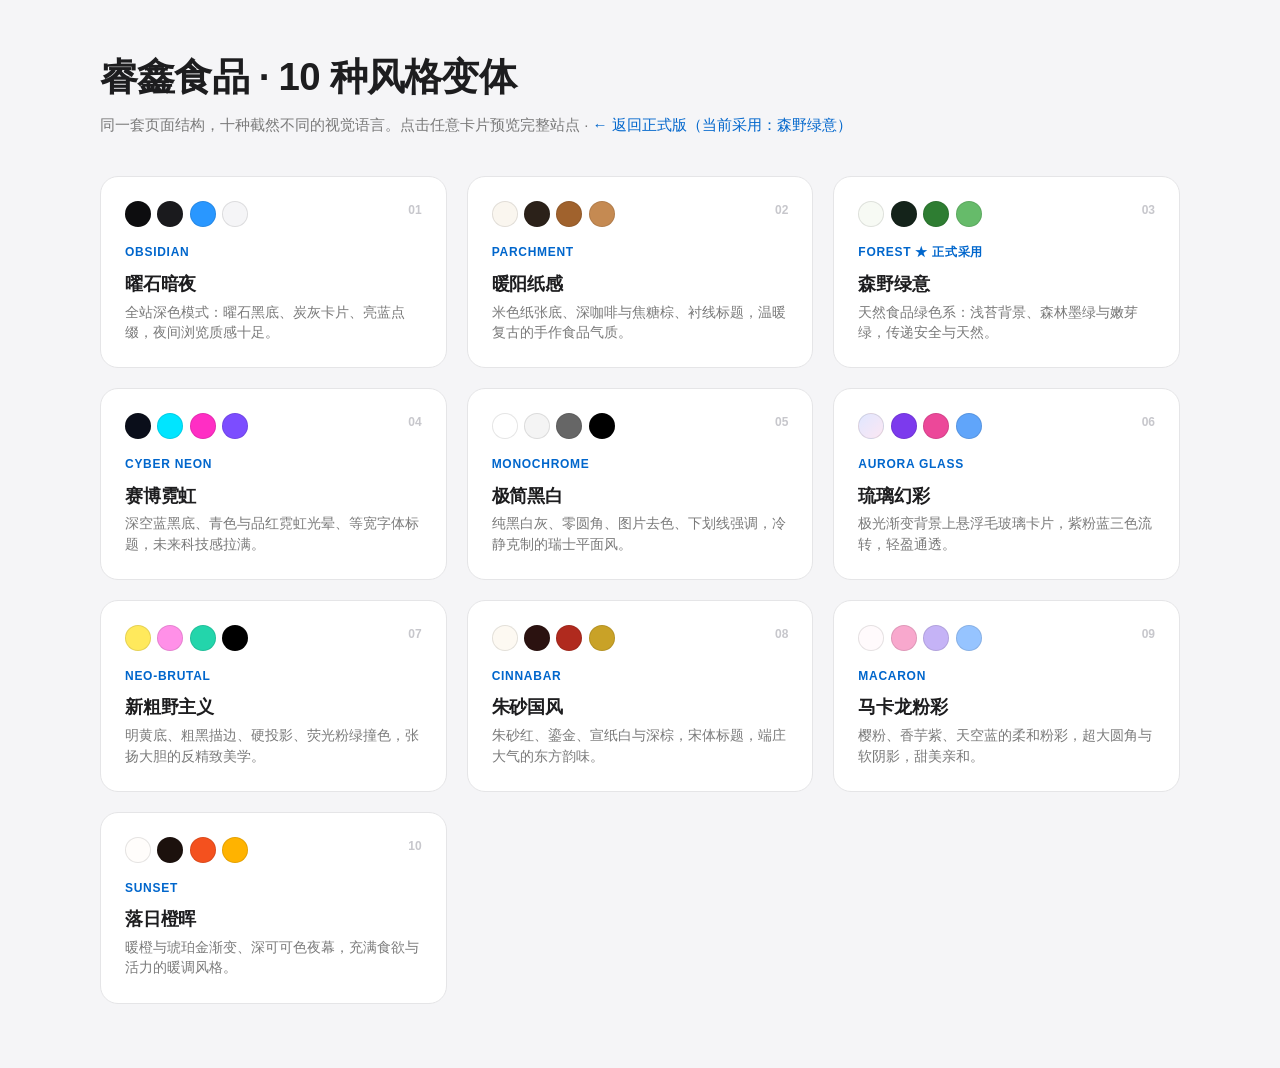
<file: variants/index.html>
<!DOCTYPE html>
<html lang="zh-CN">
<head>
<meta charset="UTF-8">
<meta name="viewport" content="width=device-width, initial-scale=1.0">
<title>风格变体总览 · 睿鑫食品</title>
<meta name="robots" content="noindex">
<link rel="icon" href="data:image/svg+xml,%3Csvg xmlns='http://www.w3.org/2000/svg' viewBox='0 0 100 100'%3E%3Ccircle cx='50' cy='50' r='48' fill='%230066cc'/%3E%3Ctext x='50' y='68' font-size='52' text-anchor='middle' fill='%23fff' font-family='sans-serif' font-weight='600'%3E%E7%9D%BF%3C/text%3E%3C/svg%3E">
<style>
:root { color-scheme: light; }
* { margin:0; padding:0; box-sizing:border-box; }
body { font-family:-apple-system, BlinkMacSystemFont, "PingFang SC", "Segoe UI", "Microsoft YaHei", sans-serif; background:#f5f5f7; color:#1d1d1f; line-height:1.5; padding:3rem 1.5rem 4rem; }
.wrap { max-width:1080px; margin:0 auto; }
h1 { font-size:clamp(1.6rem,4vw,2.4rem); font-weight:600; letter-spacing:-.02em; margin-bottom:.5rem; }
.sub { color:#7a7a7a; margin-bottom:2.5rem; font-size:15px; }
.sub a { color:#0066cc; text-decoration:none; }
.grid { display:grid; grid-template-columns:repeat(auto-fill,minmax(300px,1fr)); gap:1.25rem; }
.card { background:#fff; border:1px solid #e5e5e7; border-radius:18px; padding:1.5rem; text-decoration:none; color:inherit; display:block; transition:all .2s cubic-bezier(.25,1,.5,1); }
.card:hover { border-color:#0066cc; transform:translateY(-3px); box-shadow:0 10px 30px rgba(0,0,0,.08); }
.swatches { display:flex; gap:.4rem; margin-bottom:1rem; }
.swatches span { width:26px; height:26px; border-radius:50%; border:1px solid rgba(0,0,0,.1); }
.card h2 { font-size:18px; font-weight:600; margin-bottom:.3rem; letter-spacing:-.01em; }
.card .en { font-size:12px; color:#0066cc; font-weight:600; text-transform:uppercase; letter-spacing:.06em; margin-bottom:.6rem; }
.card p { font-size:13.5px; color:#7a7a7a; }
.num { float:right; font-size:12px; color:#c7c7cc; font-weight:600; }
</style>
</head>
<body>
<div class="wrap">
  <h1>睿鑫食品 · 10 种风格变体</h1>
  <p class="sub">同一套页面结构，十种截然不同的视觉语言。点击任意卡片预览完整站点 · <a href="../index.html">← 返回正式版（当前采用：森野绿意）</a></p>
  <div class="grid">

    <a class="card" href="obsidian.html">
      <span class="num">01</span>
      <div class="swatches"><span style="background:#0d0d0f"></span><span style="background:#1a1a1d"></span><span style="background:#2997ff"></span><span style="background:#f5f5f7"></span></div>
      <div class="en">Obsidian</div><h2>曜石暗夜</h2>
      <p>全站深色模式：曜石黑底、炭灰卡片、亮蓝点缀，夜间浏览质感十足。</p>
    </a>

    <a class="card" href="parchment.html">
      <span class="num">02</span>
      <div class="swatches"><span style="background:#faf6ef"></span><span style="background:#2b2119"></span><span style="background:#a0622d"></span><span style="background:#c58a52"></span></div>
      <div class="en">Parchment</div><h2>暖阳纸感</h2>
      <p>米色纸张底、深咖啡与焦糖棕、衬线标题，温暖复古的手作食品气质。</p>
    </a>

    <a class="card" href="forest.html">
      <span class="num">03</span>
      <div class="swatches"><span style="background:#f7faf4"></span><span style="background:#14231a"></span><span style="background:#2e7d32"></span><span style="background:#66bb6a"></span></div>
      <div class="en">Forest ★ 正式采用</div><h2>森野绿意</h2>
      <p>天然食品绿色系：浅苔背景、森林墨绿与嫩芽绿，传递安全与天然。</p>
    </a>

    <a class="card" href="cyber.html">
      <span class="num">04</span>
      <div class="swatches"><span style="background:#0a0e1a"></span><span style="background:#00e5ff"></span><span style="background:#ff2ec4"></span><span style="background:#7c4dff"></span></div>
      <div class="en">Cyber Neon</div><h2>赛博霓虹</h2>
      <p>深空蓝黑底、青色与品红霓虹光晕、等宽字体标题，未来科技感拉满。</p>
    </a>

    <a class="card" href="monochrome.html">
      <span class="num">05</span>
      <div class="swatches"><span style="background:#fff"></span><span style="background:#f4f4f4"></span><span style="background:#666"></span><span style="background:#000"></span></div>
      <div class="en">Monochrome</div><h2>极简黑白</h2>
      <p>纯黑白灰、零圆角、图片去色、下划线强调，冷静克制的瑞士平面风。</p>
    </a>

    <a class="card" href="aurora.html">
      <span class="num">06</span>
      <div class="swatches"><span style="background:linear-gradient(135deg,#e0e7ff,#fce7f3)"></span><span style="background:#7c3aed"></span><span style="background:#ec4899"></span><span style="background:#60a5fa"></span></div>
      <div class="en">Aurora Glass</div><h2>琉璃幻彩</h2>
      <p>极光渐变背景上悬浮毛玻璃卡片，紫粉蓝三色流转，轻盈通透。</p>
    </a>

    <a class="card" href="brutal.html">
      <span class="num">07</span>
      <div class="swatches"><span style="background:#ffe95c"></span><span style="background:#ff90e8"></span><span style="background:#23d5ab"></span><span style="background:#000"></span></div>
      <div class="en">Neo-Brutal</div><h2>新粗野主义</h2>
      <p>明黄底、粗黑描边、硬投影、荧光粉绿撞色，张扬大胆的反精致美学。</p>
    </a>

    <a class="card" href="cinnabar.html">
      <span class="num">08</span>
      <div class="swatches"><span style="background:#fdf9f2"></span><span style="background:#2b1210"></span><span style="background:#b02a1e"></span><span style="background:#c9a227"></span></div>
      <div class="en">Cinnabar</div><h2>朱砂国风</h2>
      <p>朱砂红、鎏金、宣纸白与深棕，宋体标题，端庄大气的东方韵味。</p>
    </a>

    <a class="card" href="macaron.html">
      <span class="num">09</span>
      <div class="swatches"><span style="background:#fffafc"></span><span style="background:#f8a8cd"></span><span style="background:#c5b3f6"></span><span style="background:#96c4ff"></span></div>
      <div class="en">Macaron</div><h2>马卡龙粉彩</h2>
      <p>樱粉、香芋紫、天空蓝的柔和粉彩，超大圆角与软阴影，甜美亲和。</p>
    </a>

    <a class="card" href="sunset.html">
      <span class="num">10</span>
      <div class="swatches"><span style="background:#fffdfb"></span><span style="background:#1c110d"></span><span style="background:#f4511e"></span><span style="background:#ffb300"></span></div>
      <div class="en">Sunset</div><h2>落日橙晖</h2>
      <p>暖橙与琥珀金渐变、深可可色夜幕，充满食欲与活力的暖调风格。</p>
    </a>

  </div>
</div>
</body>
</html>
</file>
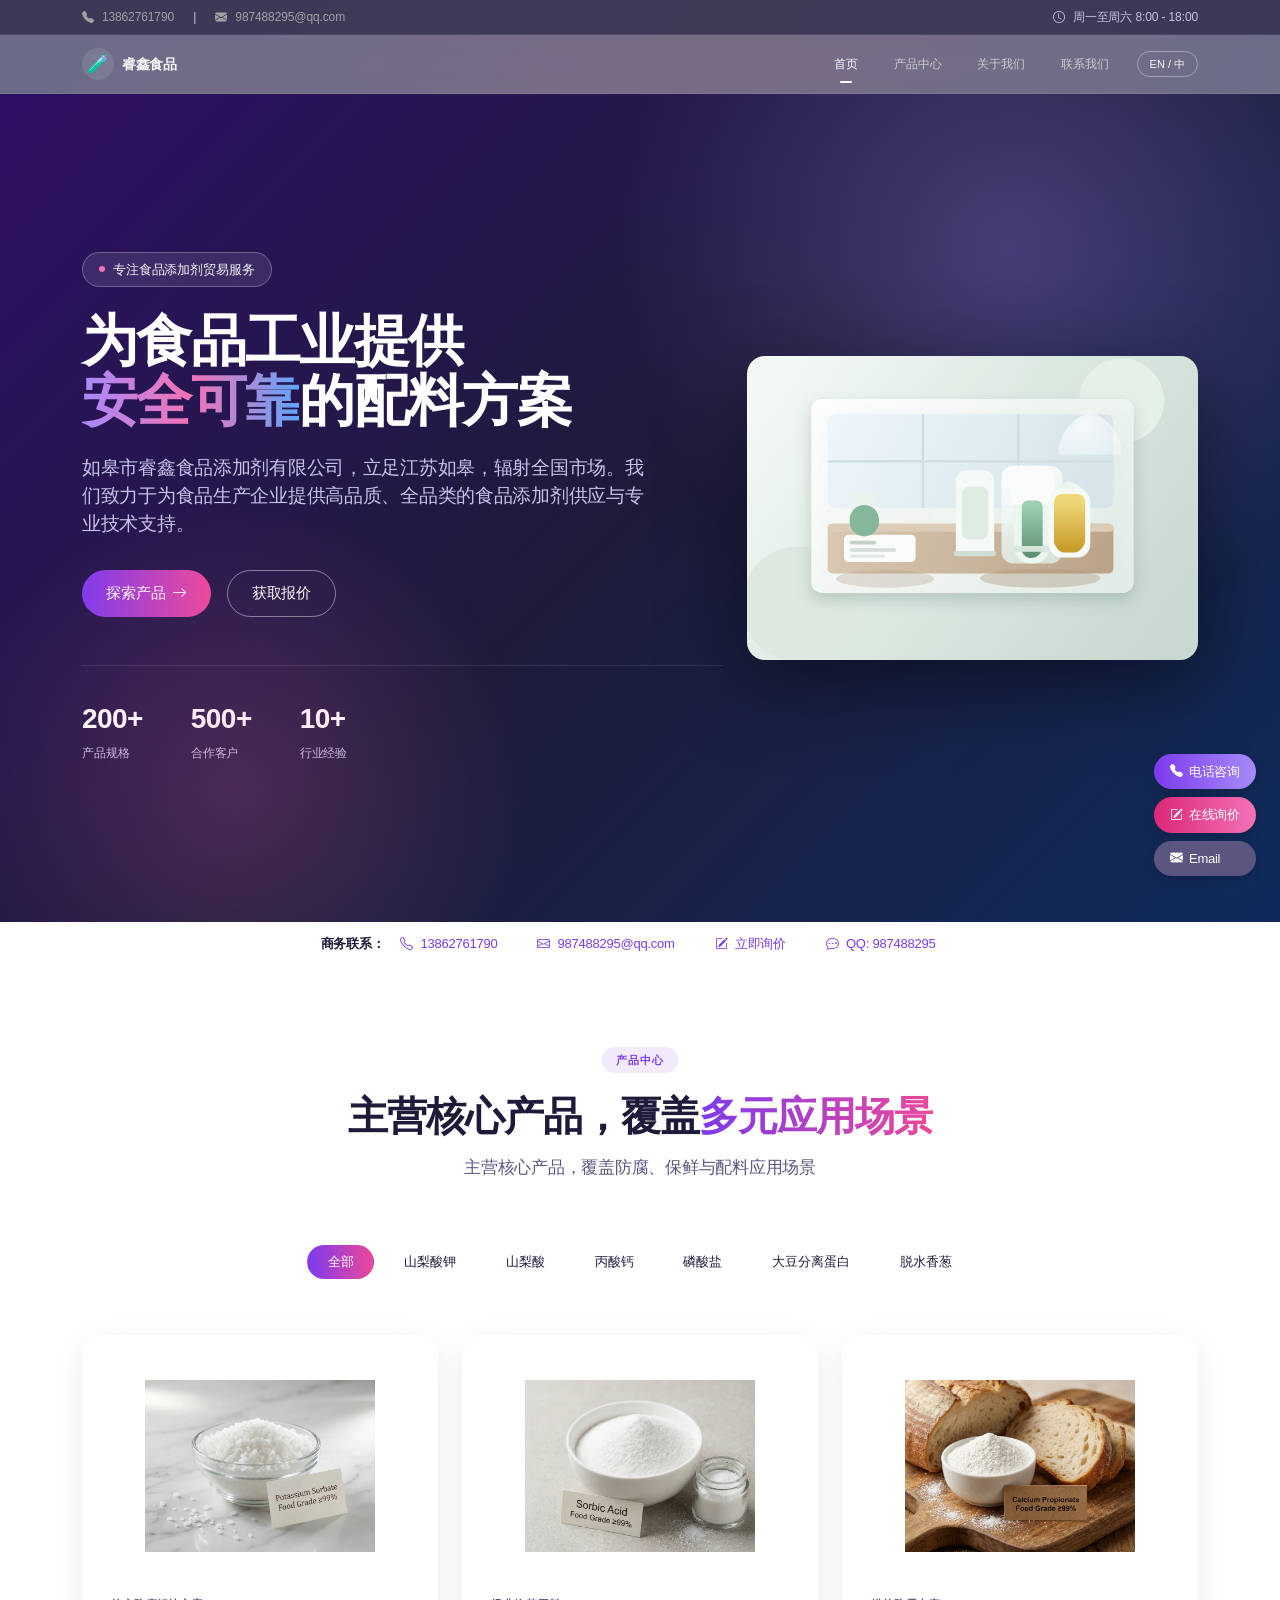
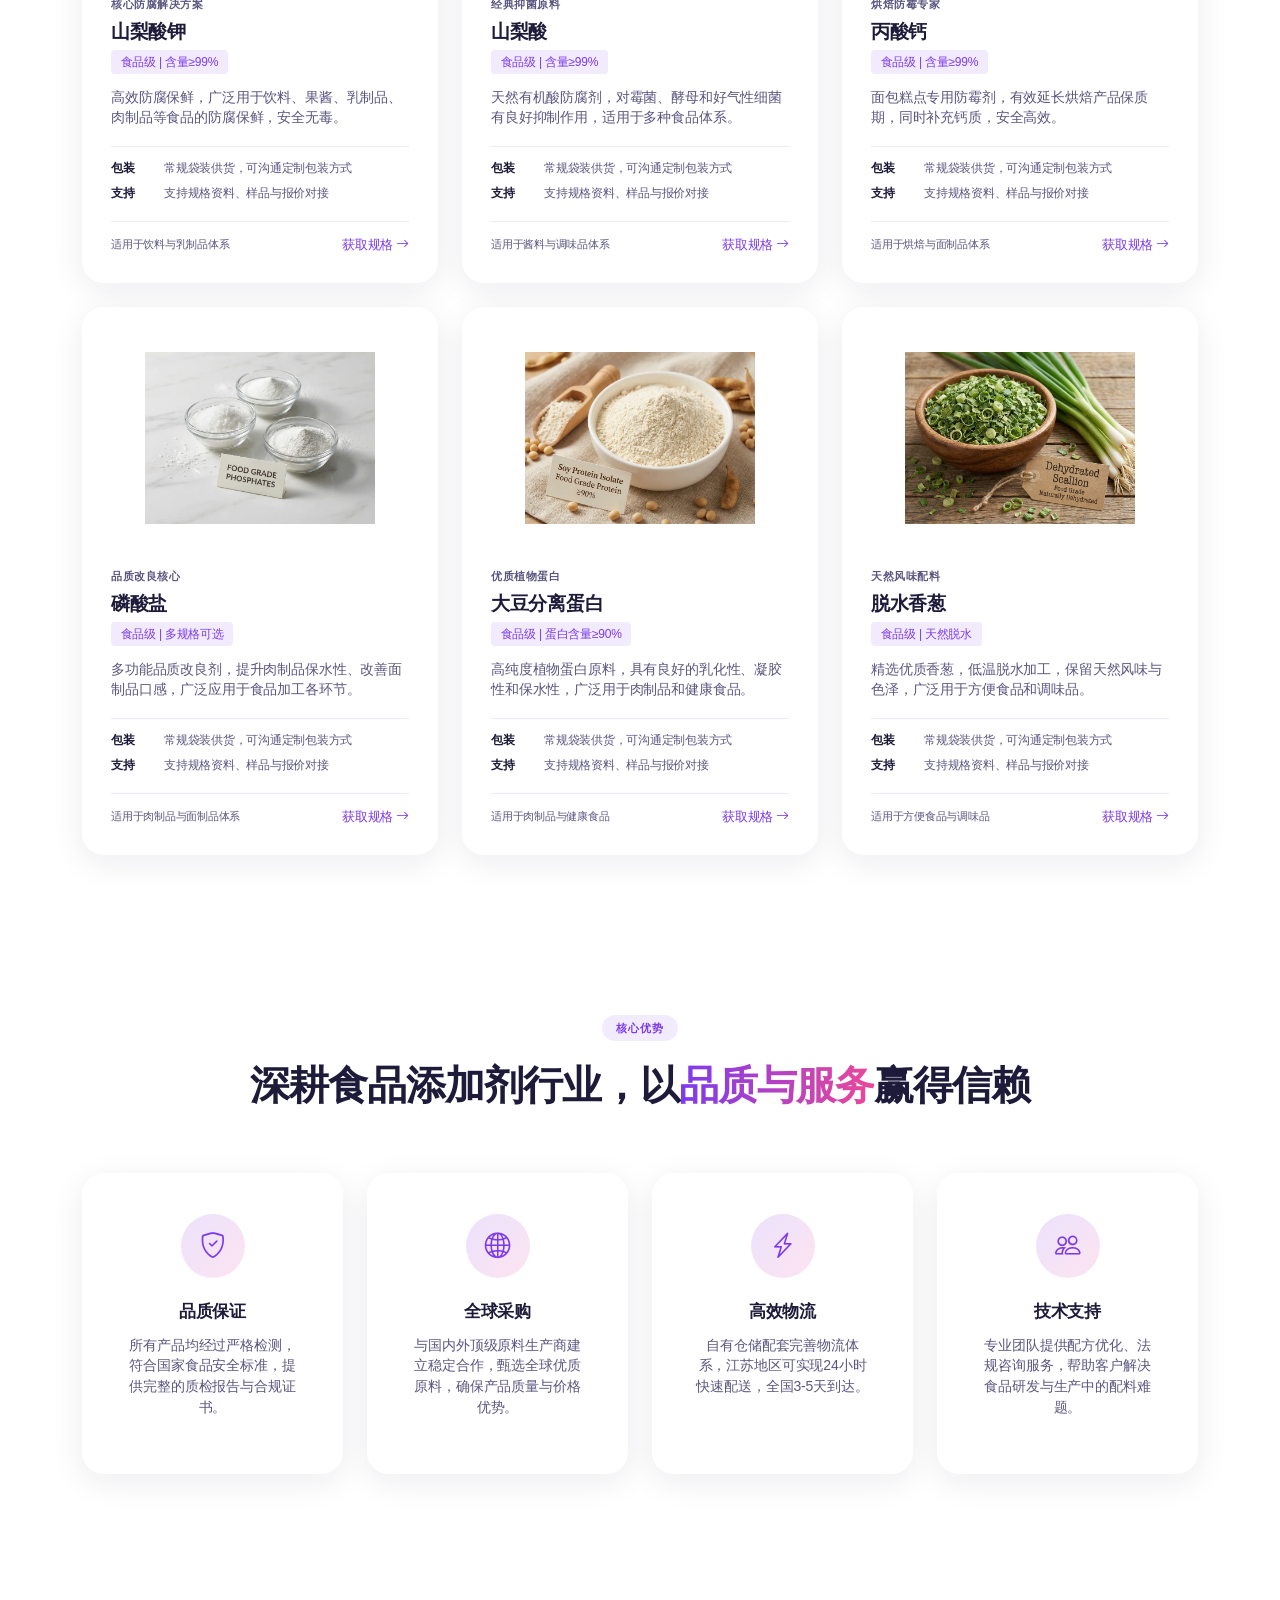
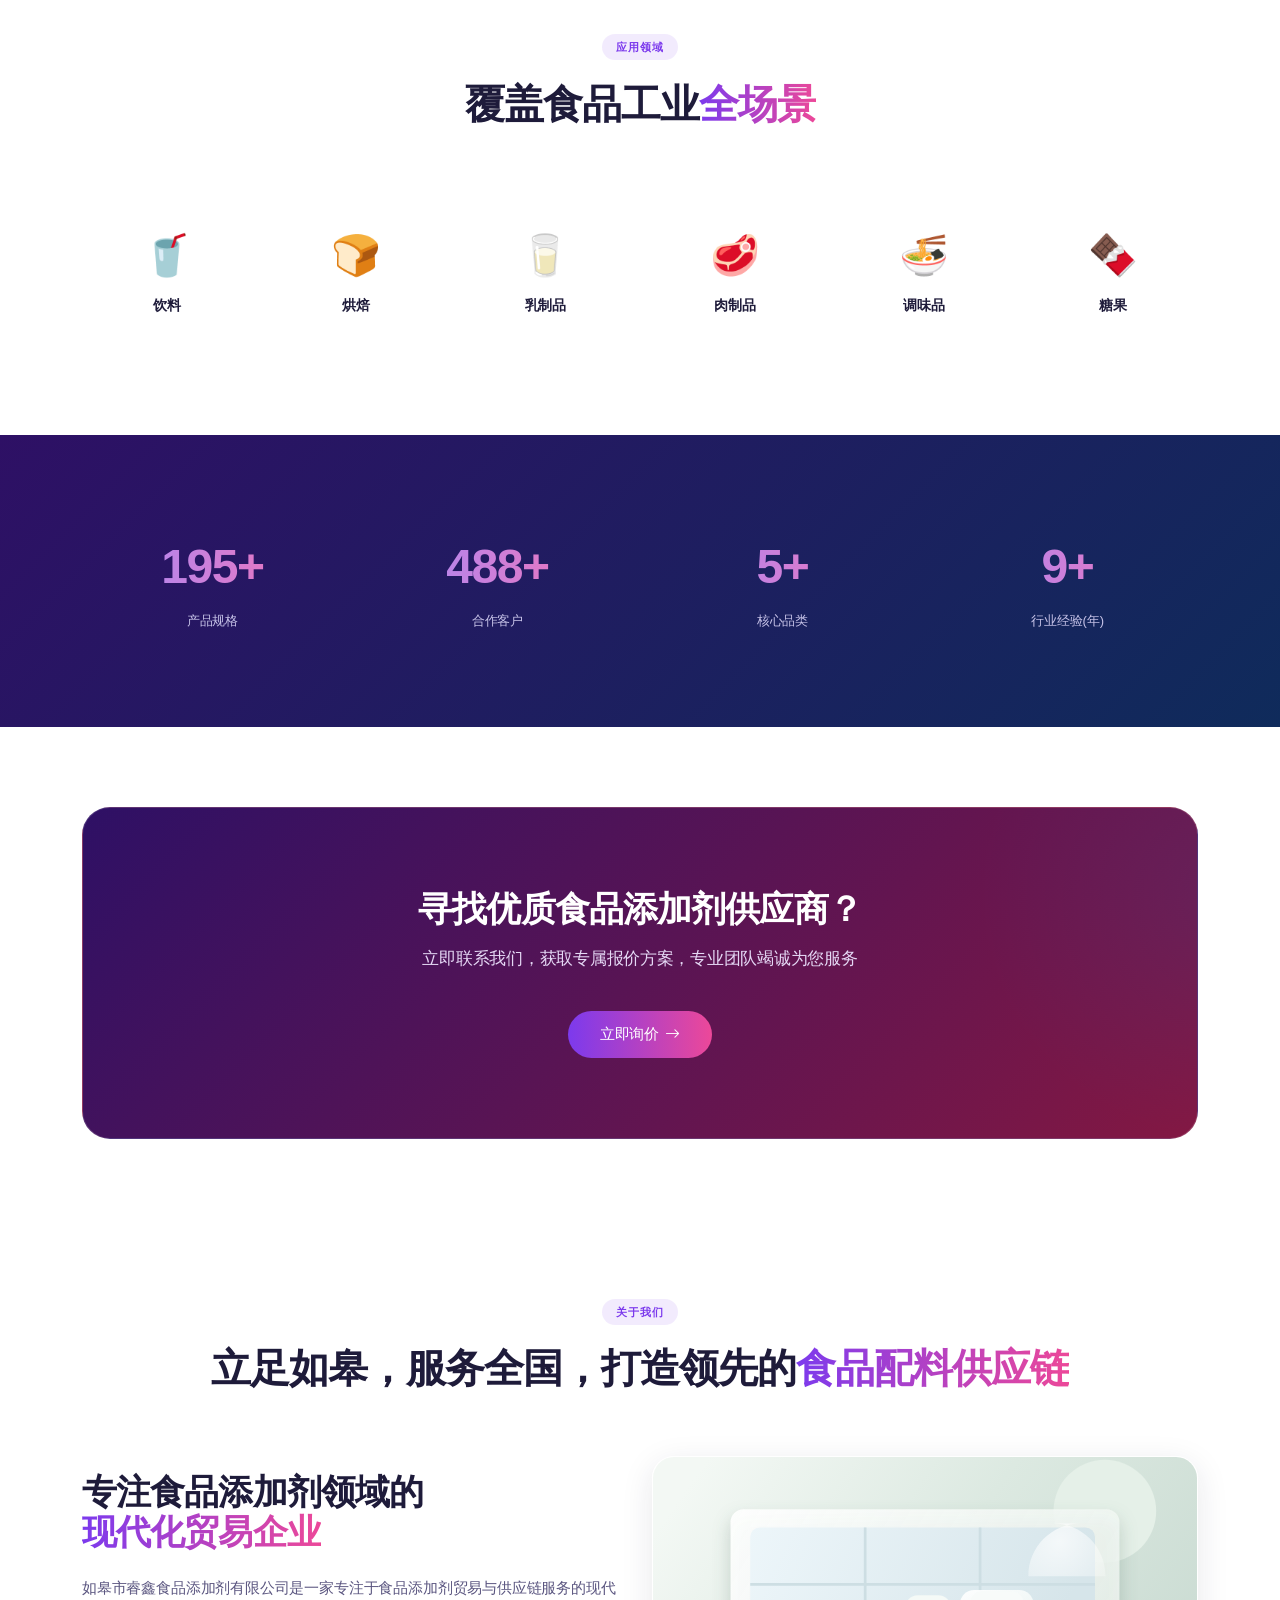
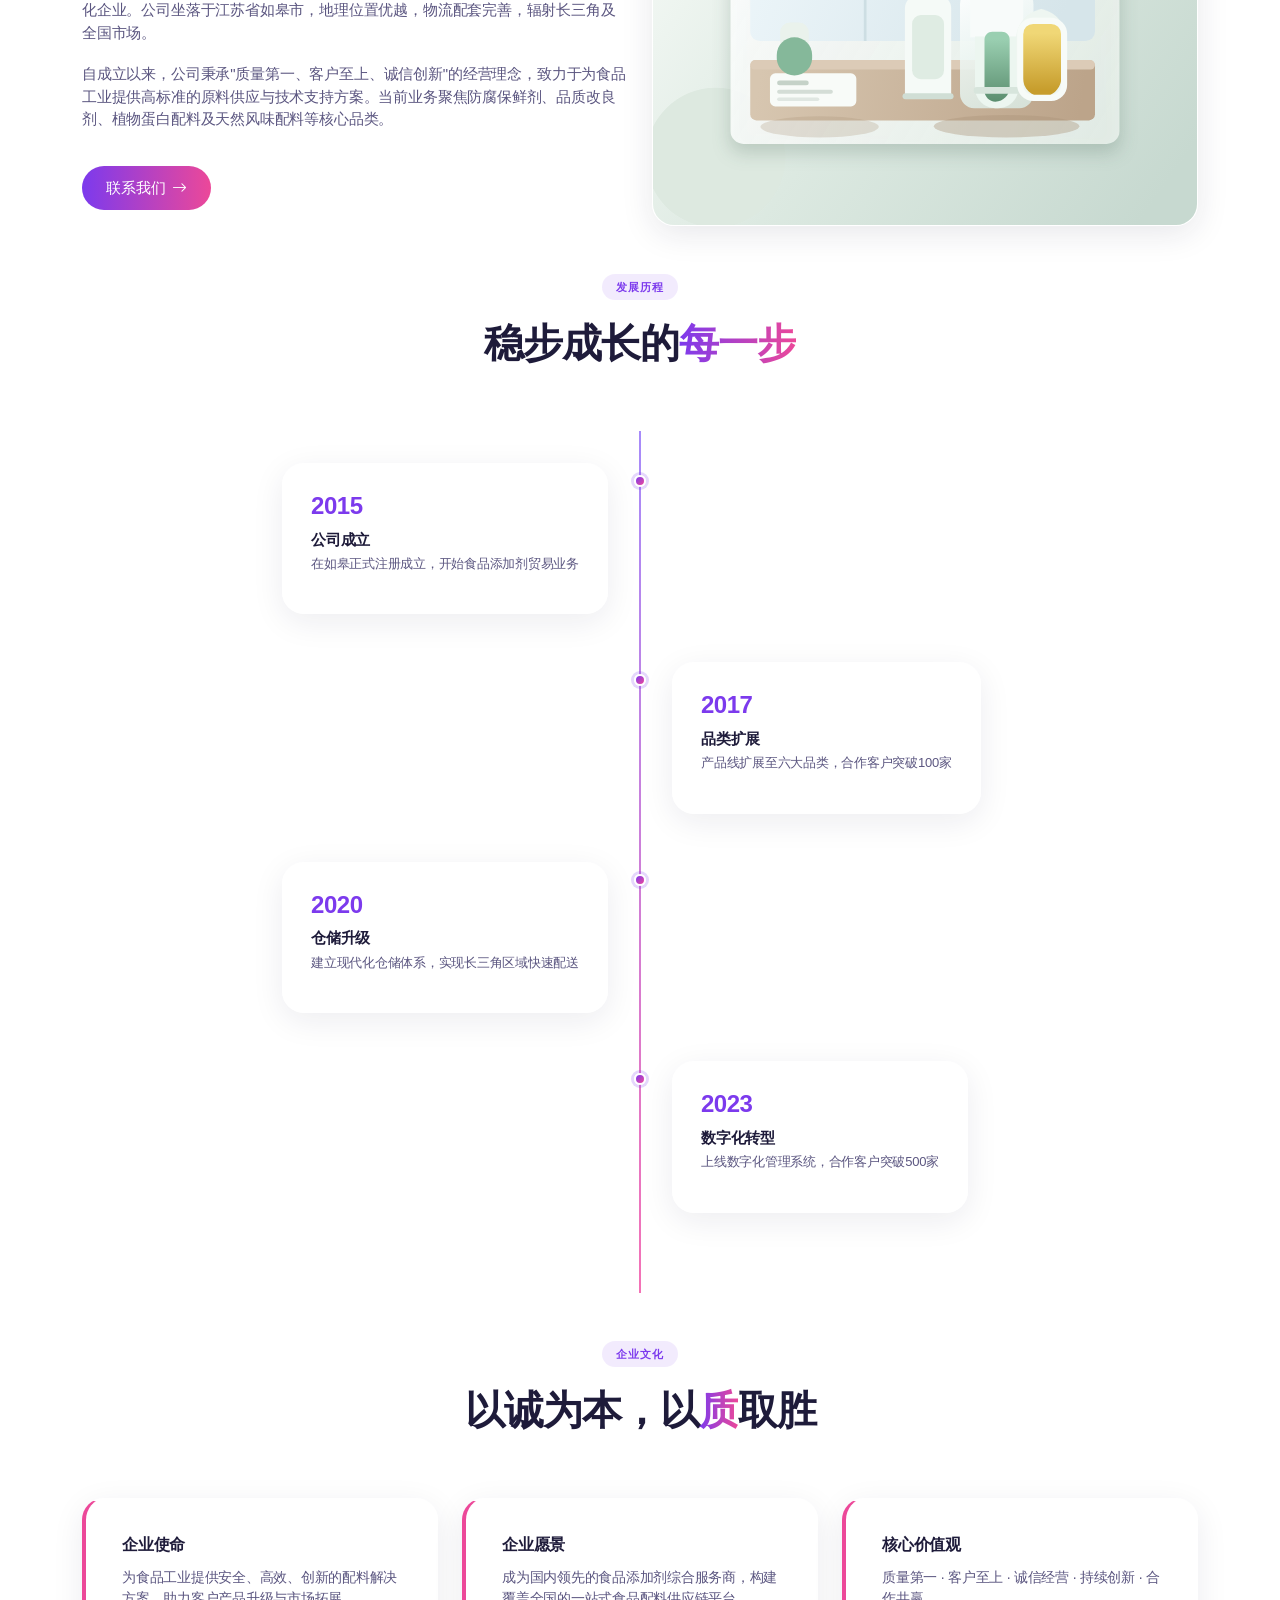
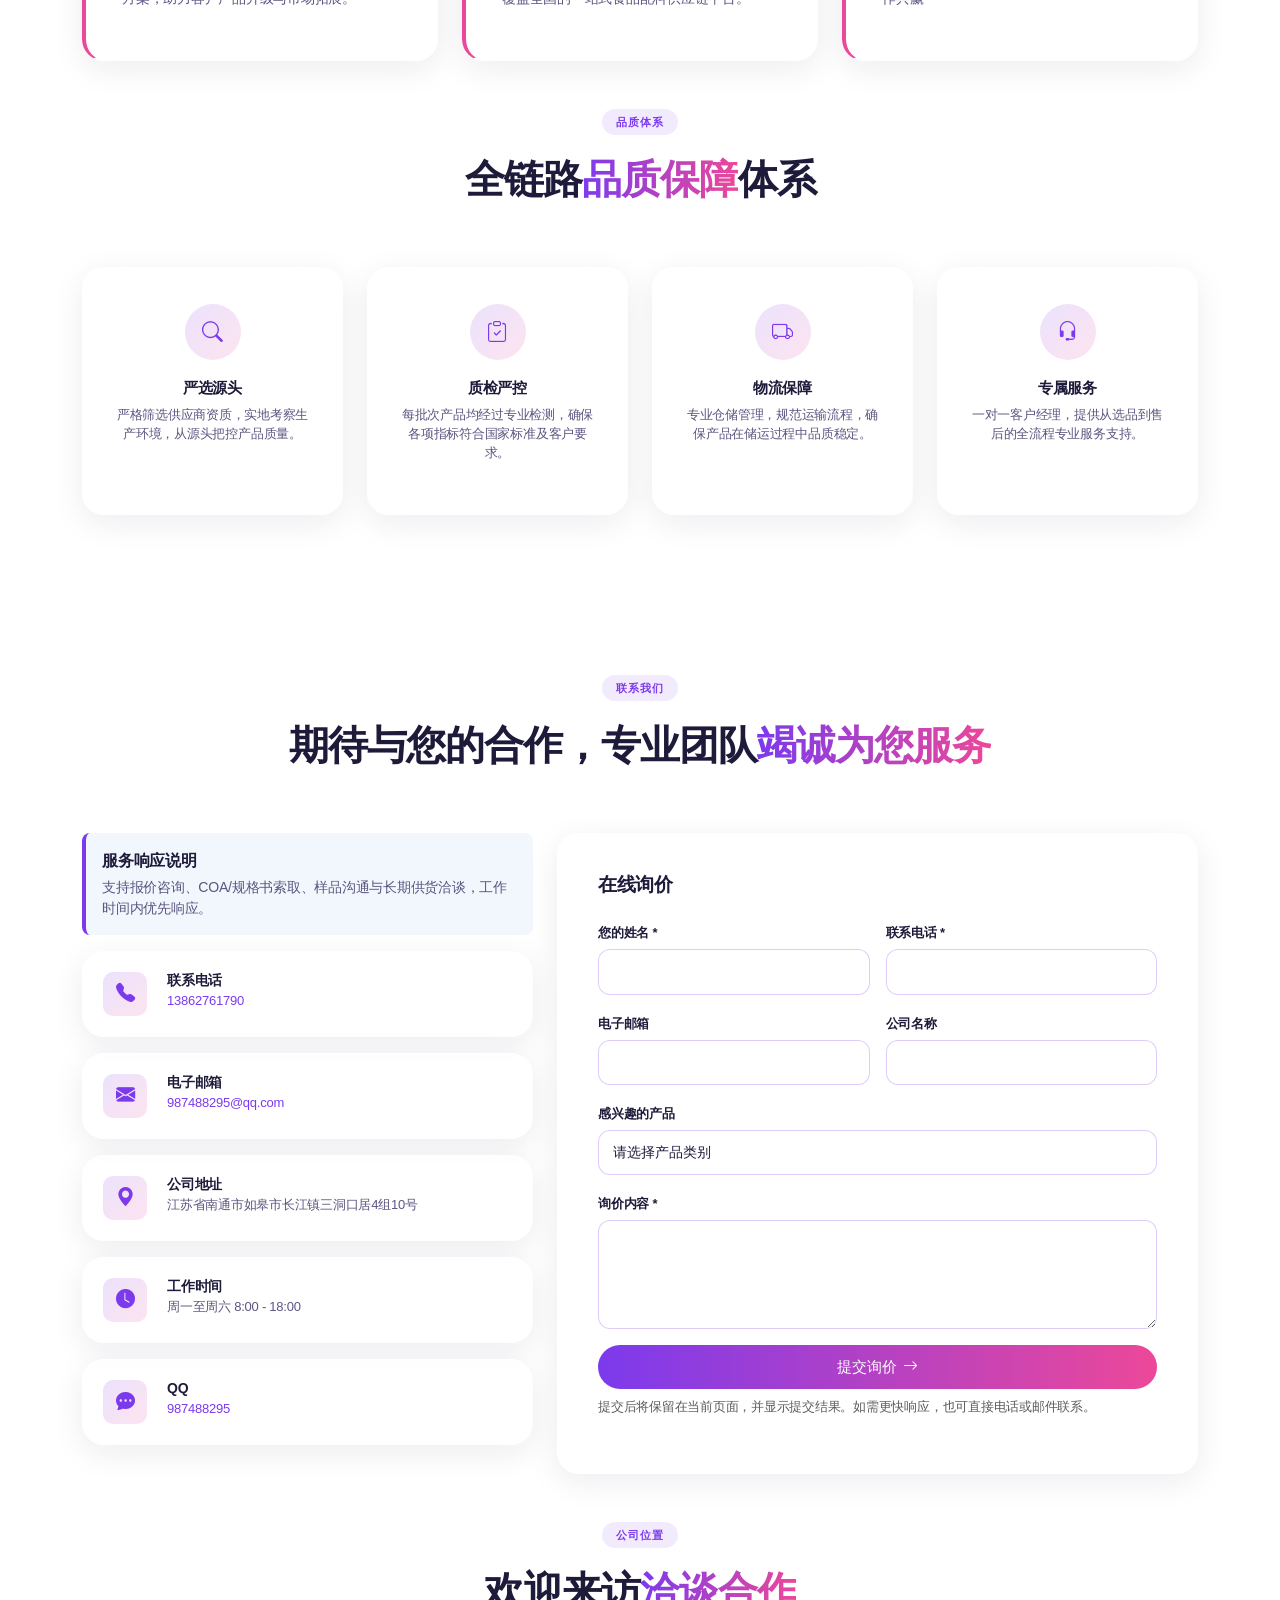
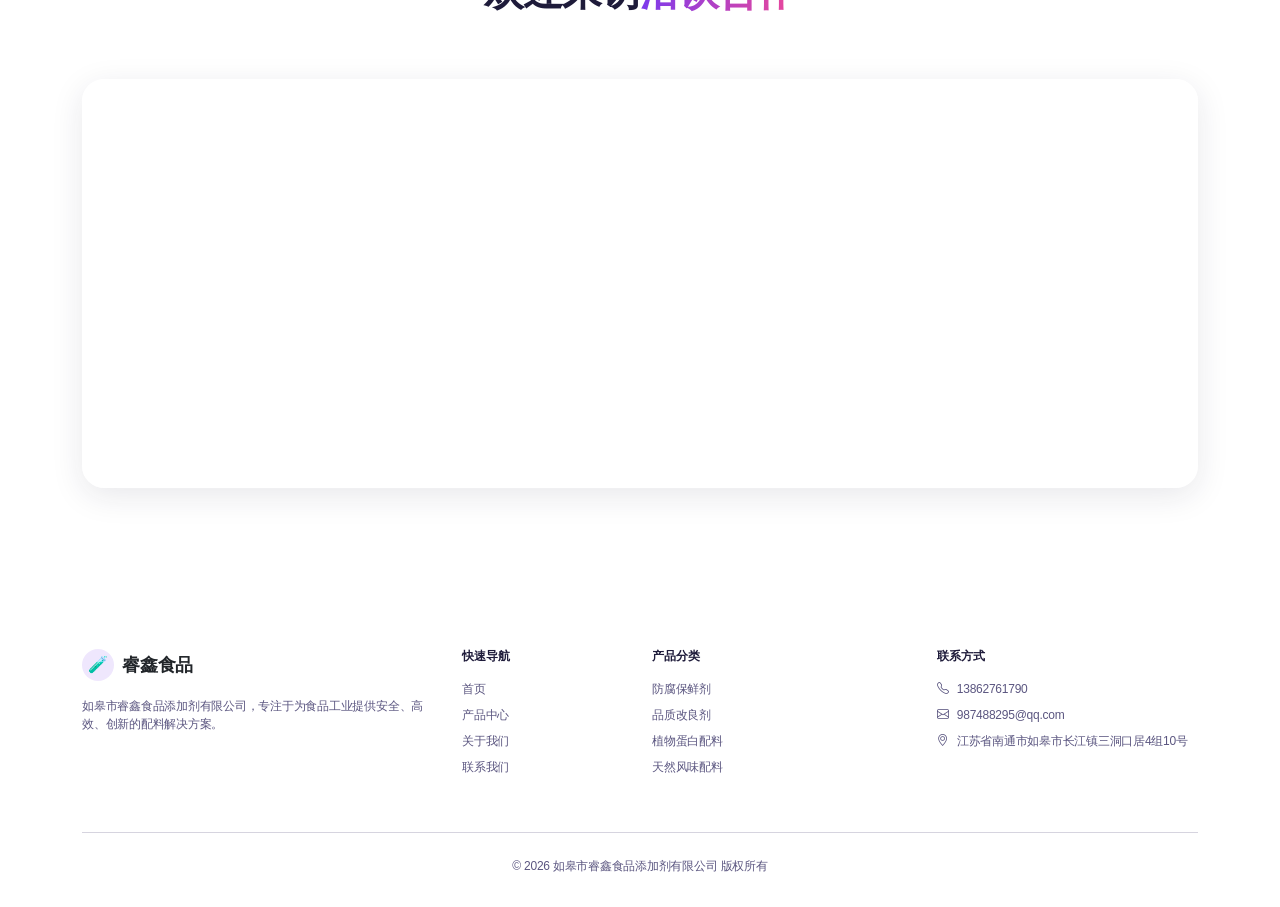
<file: variants/aurora.html>
<!DOCTYPE html>
<html lang="zh-CN">
<head>
    <meta charset="UTF-8">
    <meta name="viewport" content="width=device-width, initial-scale=1.0">
    <title>琉璃幻彩 Aurora Glass · 睿鑫食品风格变体</title>
    <meta name="description" content="如皋市睿鑫食品添加剂有限公司，专注食品添加剂贸易与供应链服务，提供防腐保鲜剂、品质改良剂、植物蛋白配料及天然风味配料等专业食品配料方案。">
    <meta name="keywords" content="食品添加剂,防腐保鲜剂,品质改良剂,植物蛋白配料,天然风味配料,磷酸盐,山梨酸钾,大豆分离蛋白,如皋,睿鑫食品">
    <meta property="og:type" content="website">
    <meta property="og:title" content="如皋市睿鑫食品添加剂有限公司 | 专业的防腐保鲜与食品配料供应商">
    <meta property="og:description" content="专注食品添加剂领域，为您提供防腐保鲜剂、品质改良剂、植物蛋白及天然风味配料等安全可靠的食品配料方案。">
    <meta property="og:image" content="https://ruixinfood.com/images/og-image.svg">
    <meta property="og:url" content="https://ruixinfood.com/">
    <link rel="canonical" href="https://ruixinfood.com/">
    <meta name="theme-color" content="#0066cc">
    <link rel="icon" href="data:image/svg+xml,%3Csvg xmlns='http://www.w3.org/2000/svg' viewBox='0 0 100 100'%3E%3Ccircle cx='50' cy='50' r='48' fill='%230066cc'/%3E%3Ctext x='50' y='68' font-size='52' text-anchor='middle' fill='%23fff' font-family='sans-serif' font-weight='600'%3E%E7%9D%BF%3C/text%3E%3C/svg%3E">

    <!-- JSON-LD Structured Data for SEO -->
    <script type="application/ld+json">
    {
      "@context": "https://schema.org",
      "@type": "LocalBusiness",
      "name": "如皋市睿鑫食品添加剂有限公司",
      "alternateName": "Rugao Ruixin Food Additives Co., Ltd.",
      "image": "images/og-image.svg",
      "telephone": "13862761790",
      "email": "987488295@qq.com",
      "address": {
        "@type": "PostalAddress",
        "streetAddress": "三洞口居4组10号",
        "addressLocality": "如皋市",
        "addressRegion": "江苏省",
        "addressCountry": "CN"
      },
      "url": "https://ruixinfood.com",
      "priceRange": "$$",
      "description": "专业的食品添加剂与配料方案供应商，主营山梨酸钾、山梨酸、丙酸钙、磷酸盐、大豆分离蛋白及脱水香葱等优质防腐保鲜与食品添加原料。"
    }
    </script>

    <link rel="preconnect" href="https://cdn.jsdelivr.net" crossorigin>
    <!-- Bootstrap 5 CSS -->
    <link href="https://cdn.jsdelivr.net/npm/bootstrap@5.3.3/dist/css/bootstrap.min.css" rel="stylesheet">
    <!-- Bootstrap Icons -->
    <link href="https://cdn.jsdelivr.net/npm/bootstrap-icons@1.11.3/font/bootstrap-icons.min.css" rel="stylesheet">
    <!-- AOS Animation -->
    <link href="https://cdn.jsdelivr.net/npm/aos@2.3.4/dist/aos.css" rel="stylesheet">

        <style>
        :root {
            --primary: #0066cc;
            --primary-dark: #0055b3;
            --primary-light: #2997ff;
            --accent: #0066cc;
            --accent-dark: #0055b3;
            --dark: #1d1d1f;
            --dark-light: #272729;
            --gray-100: #f5f5f7;
            --gray-200: #e0e0e0;
            --gray-600: #7a7a7a;
            --white: #ffffff;
            --font-body: "SF Pro Text", "SF Pro Display", -apple-system, BlinkMacSystemFont, "PingFang SC", "Segoe UI", "Microsoft YaHei", Roboto, sans-serif;
            --shadow-sm: none;
            --shadow-md: none;
            --shadow-lg: none;
            --transition: all 0.2s cubic-bezier(0.25, 1, 0.5, 1);
        }

        * { margin: 0; padding: 0; box-sizing: border-box; }

        html { scroll-behavior: smooth; scroll-padding-top: 76px; }

        ::selection { background: rgba(0, 102, 204, 0.2); }

        a:focus-visible, button:focus-visible, .form-control:focus-visible, .form-select:focus-visible {
            outline: 2px solid var(--primary-focus, #0071e3);
            outline-offset: 2px;
        }

        @media (prefers-reduced-motion: reduce) {
            html { scroll-behavior: auto; }
            *, *::before, *::after {
                animation-duration: 0.01ms !important;
                animation-iteration-count: 1 !important;
                transition-duration: 0.01ms !important;
            }
        }

        body {
            font-family: var(--font-body);
            color: var(--dark);
            background-color: var(--white);
            line-height: 1.5;
            letter-spacing: -0.015em;
            overflow-x: hidden;
            -webkit-font-smoothing: antialiased;
            -moz-osx-font-smoothing: grayscale;
        }

        /* ─── Top Bar ─── */
        .top-bar {
            background: #121212;
            color: #a1a1a6;
            font-size: 12px;
            padding: 0.5rem 0;
            border-bottom: 1px solid rgba(255, 255, 255, 0.08);
            letter-spacing: -0.01em;
        }
        .top-bar a { color: #a1a1a6; text-decoration: none; transition: var(--transition); }
        .top-bar a:hover { color: var(--white); }
        .top-bar .bi { margin-right: 0.3rem; }

        /* ─── Navbar ─── */
        .navbar {
            background: rgba(22, 22, 23, 0.8) !important;
            backdrop-filter: saturate(180%) blur(20px);
            -webkit-backdrop-filter: saturate(180%) blur(20px);
            border-bottom: 1px solid rgba(255, 255, 255, 0.08);
            padding: 0.5rem 0;
            transition: var(--transition);
        }
        .navbar.scrolled {
            background: rgba(22, 22, 23, 0.85) !important;
        }
        .navbar-brand {
            font-weight: 600;
            font-size: 14px;
            color: #f5f5f7 !important;
            display: flex;
            align-items: center;
            gap: 0.5rem;
            letter-spacing: -0.02em;
        }
        .navbar-brand .brand-icon {
            width: 32px; height: 32px;
            background: rgba(255,255,255,0.1);
            border-radius: 50%;
            display: flex; align-items: center; justify-content: center;
            color: #fff; font-size: 1.1rem;
            box-shadow: none;
            transition: var(--transition);
        }
        .navbar-brand:hover .brand-icon {
            background: rgba(255,255,255,0.2);
        }
        .nav-link {
            font-size: 12px;
            font-weight: 400;
            color: #cccccc !important;
            padding: 0.5rem 1rem !important;
            transition: var(--transition);
            position: relative;
            letter-spacing: -0.01em;
        }
        .nav-link:hover, .nav-link.active {
            color: var(--white) !important;
        }
        .nav-link.active::after {
            content: '';
            position: absolute;
            bottom: -2px; left: 50%;
            transform: translateX(-50%);
            width: 12px; height: 2px;
            background: var(--white);
            border-radius: 1px;
        }
        .btn-lang {
            border: 1px solid rgba(255,255,255,0.35);
            color: #f5f5f7;
            font-size: 11px;
            font-weight: 400;
            padding: 0.25rem 0.75rem;
            border-radius: 9999px;
            background: transparent;
            cursor: pointer;
            transition: var(--transition);
        }
        .btn-lang:hover {
            background: rgba(255, 255, 255, 0.1);
            border-color: var(--white);
            color: var(--white);
        }

        /* ─── Hero Section ─── */
        .hero-section {
            background: #000000;
            min-height: 92vh;
            display: flex;
            align-items: center;
            position: relative;
            overflow: hidden;
            color: var(--white);
        }
        .hero-section::before {
            content: '';
            position: absolute;
            top: -30%; right: -10%;
            width: 800px; height: 800px;
            background: radial-gradient(circle, rgba(0, 102, 204, 0.15) 0%, transparent 70%);
            border-radius: 50%;
            pointer-events: none;
        }
        .hero-section::after {
            content: '';
            position: absolute;
            bottom: -20%; left: -5%;
            width: 600px; height: 600px;
            background: radial-gradient(circle, rgba(41, 151, 255, 0.08) 0%, transparent 70%);
            border-radius: 50%;
            pointer-events: none;
        }
        .hero-badge {
            display: inline-flex;
            align-items: center;
            gap: 0.5rem;
            background: rgba(255, 255, 255, 0.06);
            border: 1px solid rgba(255, 255, 255, 0.12);
            padding: 0.4rem 1rem;
            border-radius: 9999px;
            font-size: 13px;
            margin-bottom: 1.5rem;
            color: #f5f5f7;
            letter-spacing: -0.01em;
        }
        .hero-badge .dot {
            width: 6px; height: 6px;
            background: var(--primary-light);
            border-radius: 50%;
            animation: pulse 2s infinite;
        }
        @keyframes pulse {
            0%, 100% { opacity: 1; }
            50% { opacity: 0.4; }
        }
        .hero-section h1 {
            font-family: "SF Pro Display", var(--font-body);
            font-size: clamp(2.2rem, 5vw, 3.5rem);
            font-weight: 600;
            line-height: 1.07;
            letter-spacing: -0.03em;
            margin-bottom: 1.5rem;
        }
        .hero-section h1 .highlight {
            background: linear-gradient(180deg, #ffffff 0%, #a1a1a6 100%);
            -webkit-background-clip: text;
            -webkit-text-fill-color: transparent;
            background-clip: text;
        }
        .hero-section .lead {
            font-size: 19px;
            font-weight: 300;
            color: #a1a1a6;
            max-width: 580px;
            margin-bottom: 2rem;
            line-height: 1.47;
            letter-spacing: -0.015em;
        }
        .hero-stats {
            display: flex;
            gap: 3rem;
            margin-top: 3rem;
            padding-top: 2rem;
            border-top: 1px solid rgba(255, 255, 255, 0.1);
        }
        .hero-stat strong {
            display: block;
            font-size: 28px;
            font-weight: 600;
            color: var(--white);
            letter-spacing: -0.02em;
        }
        .hero-stat span {
            font-size: 12px;
            color: #a1a1a6;
            letter-spacing: -0.01em;
        }
        .hero-img-wrapper {
            position: relative;
            text-align: center;
        }
        .hero-img-wrapper img {
            max-width: 100%;
            filter: drop-shadow(0 20px 40px rgba(0,0,0,0.5));
            border-radius: 18px;
            transition: var(--transition);
        }
        .hero-img-wrapper img:hover {
            transform: scale(1.01);
            filter: drop-shadow(0 25px 50px rgba(0,0,0,0.6));
        }

        /* ─── Buttons ─── */
        .btn-primary-custom, .btn-accent {
            background: var(--primary);
            color: var(--white);
            border: none;
            padding: 11px 24px;
            border-radius: 9999px;
            font-weight: 400;
            font-size: 15px;
            transition: var(--transition);
            text-decoration: none;
            display: inline-flex;
            align-items: center;
            gap: 0.4rem;
            box-shadow: none !important;
            cursor: pointer;
            letter-spacing: -0.01em;
        }
        .btn-primary-custom:hover, .btn-accent:hover {
            background: var(--primary-focus, #0071e3);
            color: var(--white);
        }
        .btn-primary-custom:active, .btn-accent:active {
            transform: scale(0.96);
        }
        .btn-outline-custom {
            border: 1px solid rgba(255,255,255,0.45);
            color: var(--white);
            padding: 11px 24px;
            border-radius: 9999px;
            font-weight: 400;
            font-size: 15px;
            transition: var(--transition);
            text-decoration: none;
            display: inline-flex;
            align-items: center;
            gap: 0.4rem;
            background: transparent;
            cursor: pointer;
            letter-spacing: -0.01em;
        }
        .btn-outline-custom:hover {
            background: rgba(255, 255, 255, 0.1);
            border-color: var(--white);
            color: var(--white);
        }
        .btn-outline-custom:active {
            transform: scale(0.96);
        }
        .btn-pill-light {
            background: var(--gray-100);
            color: var(--dark);
            border: none;
            padding: 11px 24px;
            border-radius: 9999px;
            font-weight: 400;
            font-size: 14px;
            transition: var(--transition);
            cursor: pointer;
            letter-spacing: -0.01em;
        }
        .btn-pill-light:hover { background: #e8e8ed; color: var(--dark); }
        .btn-pill-light:active { transform: scale(0.96); }

        /* ─── Section Styles ─── */
        .section-padding { padding: 80px 0; }
        .section-bg { background: var(--gray-100); }

        .section-header {
            text-align: center;
            margin-bottom: 4rem;
        }
        .section-badge {
            display: inline-block;
            padding: 0.3rem 0.9rem;
            background: rgba(0, 102, 204, 0.08);
            border: none;
            border-radius: 9999px;
            font-size: 11px;
            color: var(--primary);
            font-weight: 600;
            letter-spacing: 0.08em;
            text-transform: uppercase;
            margin-bottom: 1.2rem;
        }
        .section-header h2 {
            font-family: "SF Pro Display", var(--font-body);
            font-size: clamp(1.8rem, 3.5vw, 2.5rem);
            font-weight: 600;
            color: var(--dark);
            letter-spacing: -0.025em;
            margin-bottom: 1rem;
        }
        .section-header h2 em {
            font-style: normal;
            color: var(--primary);
        }
        .section-header p {
            color: var(--gray-600);
            font-size: 17px;
            font-weight: 400;
            max-width: 600px;
            margin: 0 auto;
            line-height: 1.47;
            letter-spacing: -0.015em;
        }

        /* ─── Contact Strip ─── */
        .contact-strip {
            background: var(--gray-100);
            border-bottom: 1px solid #e5e5e7;
            color: var(--dark);
            padding: 0.75rem 0;
            font-size: 13px;
        }
        .contact-strip a {
            color: var(--primary);
            text-decoration: none;
            margin-right: 1.5rem;
            font-weight: 400;
            transition: var(--transition);
        }
        .contact-strip a:hover { opacity: 0.8; }
        .contact-strip .bi { color: var(--primary); margin-right: 0.25rem; }

        /* ─── Product Cards ─── */
        .product-filter {
            display: flex;
            flex-wrap: wrap;
            justify-content: center;
            gap: 0.6rem;
            margin-bottom: 3.5rem;
        }
        .filter-btn {
            padding: 0.4rem 1.2rem;
            border: none;
            border-radius: 9999px;
            background: var(--gray-100);
            font-size: 13px;
            font-weight: 400;
            color: var(--dark);
            cursor: pointer;
            transition: var(--transition);
        }
        .filter-btn:hover { background: #e8e8ed; }
        .filter-btn:active { transform: scale(0.96); }
        .filter-btn.active {
            background: var(--dark);
            color: var(--white);
        }

        .product-card {
            background: var(--white);
            border-radius: 18px;
            overflow: hidden;
            box-shadow: none;
            transition: var(--transition);
            height: 100%;
            border: 1px solid #e5e5e7;
            padding: 1.25rem;
            display: flex;
            flex-direction: column;
        }
        .product-card:hover {
            border-color: #d2d2d7;
        }
        .product-card-img {
            height: 220px;
            overflow: hidden;
            background: var(--gray-100);
            border-radius: 12px;
            padding: 1.5rem;
            display: flex;
            align-items: center;
            justify-content: center;
            transition: var(--transition);
        }
        .product-card-img img {
            max-width: 100%;
            max-height: 100%;
            object-fit: contain;
            transition: transform 0.4s cubic-bezier(0.25, 1, 0.5, 1), filter 0.4s ease;
        }
        .product-card:hover .product-card-img img {
            transform: scale(1.05);
            filter: drop-shadow(0 8px 24px rgba(0,0,0,0.12));
        }
        .product-card-body {
            padding: 1.25rem 0.5rem 0.5rem 0.5rem;
            display: flex;
            flex-direction: column;
            flex-grow: 1;
        }
        .product-tagline {
            font-size: 11px;
            color: var(--gray-600);
            font-weight: 600;
            text-transform: uppercase;
            letter-spacing: 0.05em;
            margin-bottom: 0.5rem;
        }
        .product-card-body h3 {
            font-family: "SF Pro Text", var(--font-body);
            font-size: 19px;
            font-weight: 600;
            color: var(--dark);
            margin-bottom: 0.4rem;
            letter-spacing: -0.015em;
        }
        .product-spec {
            font-size: 12px;
            color: var(--primary);
            font-weight: 400;
            margin-bottom: 0.8rem;
            padding: 0.2rem 0.6rem;
            background: rgba(0,102,204,0.06);
            border-radius: 4px;
            display: inline-block;
            width: fit-content;
        }
        .product-card-body p {
            font-size: 14px;
            color: var(--gray-600);
            margin-bottom: 1.2rem;
            line-height: 1.43;
            letter-spacing: -0.01em;
        }
        .product-facts {
            display: flex;
            flex-direction: column;
            gap: 0.5rem;
            margin-top: auto;
            margin-bottom: 1.2rem;
            padding-top: 0.8rem;
            border-top: 1px solid #f5f5f7;
        }
        .product-fact {
            font-size: 12px;
            color: var(--gray-600);
            line-height: 1.4;
        }
        .product-fact strong {
            color: var(--dark);
            margin-right: 0.5rem;
            min-width: 45px;
            display: inline-block;
        }
        .product-card-footer {
            display: flex;
            justify-content: space-between;
            align-items: center;
            padding-top: 0.8rem;
            border-top: 1px solid #f5f5f7;
        }
        .product-card-footer .note {
            font-size: 11px;
            color: var(--gray-600);
        }
        .product-card-footer a {
            color: var(--primary);
            font-weight: 400;
            font-size: 13px;
            text-decoration: none;
            transition: var(--transition);
            display: inline-flex;
            align-items: center;
            gap: 0.2rem;
        }
        .product-card-footer a:hover { opacity: 0.85; }

        /* ─── Features / Why Us ─── */
        .feature-card {
            background: var(--white);
            border-radius: 18px;
            padding: 2.5rem;
            text-align: center;
            box-shadow: none;
            transition: var(--transition);
            height: 100%;
            border: 1px solid #e5e5e7;
        }
        .feature-card:hover {
            border-color: #d2d2d7;
        }
        .feature-icon {
            width: 64px; height: 64px;
            background: rgba(0,102,204,0.06);
            border-radius: 50%;
            display: flex; align-items: center; justify-content: center;
            margin: 0 auto 1.5rem;
            font-size: 1.6rem;
            color: var(--primary);
        }
        .feature-card h3 {
            font-size: 17px;
            font-weight: 600;
            color: var(--dark);
            margin-bottom: 0.8rem;
            letter-spacing: -0.015em;
        }
        .feature-card p {
            font-size: 14px;
            color: var(--gray-600);
            line-height: 1.47;
            letter-spacing: -0.01em;
        }

        /* ─── Application Areas ─── */
        .app-grid {
            display: grid;
            grid-template-columns: repeat(6, 1fr);
            gap: 1.25rem;
        }
        .app-item {
            text-align: center;
            padding: 2rem 1rem;
            background: var(--gray-100);
            border-radius: 18px;
            box-shadow: none;
            transition: var(--transition);
            border: 1px solid transparent;
        }
        .app-item:hover {
            background: var(--white);
            border-color: #d2d2d7;
            transform: translateY(-2px);
        }
        .app-item .app-icon {
            font-size: 2.5rem;
            margin-bottom: 0.8rem;
            transition: transform 0.3s cubic-bezier(0.25, 1, 0.5, 1);
            display: inline-block;
        }
        .app-item:hover .app-icon {
            transform: scale(1.15);
        }
        .app-item h4 {
            font-size: 14px;
            font-weight: 600;
            color: var(--dark);
            letter-spacing: -0.012em;
        }

        /* ─── Stats Section ─── */
        .stats-section {
            background: #1d1d1f;
            color: var(--white);
            padding: 80px 0;
            position: relative;
        }
        .stat-item {
            text-align: center;
            padding: 1rem;
        }
        .stat-number {
            font-family: "SF Pro Display", var(--font-body);
            font-size: 48px;
            font-weight: 600;
            color: var(--white);
            display: block;
            letter-spacing: -0.03em;
        }
        .stat-label {
            font-size: 13px;
            color: #a1a1a6;
            margin-top: 0.5rem;
            letter-spacing: -0.01em;
        }

        /* ─── CTA Section ─── */
        .cta-section {
            background: #1d1d1f;
            border-radius: 24px;
            padding: 5rem 3rem;
            text-align: center;
            color: var(--white);
            position: relative;
            overflow: hidden;
            border: 1px solid rgba(255,255,255,0.05);
        }
        .cta-section::before {
            content: '';
            position: absolute;
            top: -50%; right: -25%;
            width: 500px; height: 500px;
            background: radial-gradient(circle, rgba(0,102,204,0.12) 0%, transparent 70%);
            border-radius: 50%;
            pointer-events: none;
        }
        .cta-section h2 { 
            font-family: "SF Pro Display", var(--font-body);
            font-size: 2.2rem; 
            font-weight: 600; 
            margin-bottom: 1rem; 
            letter-spacing: -0.025em;
        }
        .cta-section p { 
            font-size: 17px; 
            color: #a1a1a6; 
            margin-bottom: 2.5rem; 
            font-weight: 300;
            letter-spacing: -0.015em;
        }
        .btn-accent {
            background: var(--primary);
            color: var(--white);
            border: none;
            padding: 12px 32px;
            border-radius: 9999px;
            font-weight: 400;
            font-size: 15px;
            transition: var(--transition);
            text-decoration: none;
            display: inline-flex;
            align-items: center;
            gap: 0.4rem;
        }
        .btn-accent:hover {
            background: var(--primary-focus, #0071e3);
            color: var(--white);
        }

        /* ─── About Section ─── */
        .about-content h2 {
            font-family: "SF Pro Display", var(--font-body);
            font-size: 2.2rem;
            font-weight: 600;
            color: var(--dark);
            margin-bottom: 1.5rem;
            letter-spacing: -0.025em;
            line-height: 1.15;
        }
        .about-content h2 em {
            font-style: normal;
            color: var(--primary);
        }
        .about-content p {
            color: var(--gray-600);
            margin-bottom: 1.2rem;
            font-size: 15px;
            line-height: 1.5;
            letter-spacing: -0.012em;
        }
        .about-image {
            border-radius: 18px;
            overflow: hidden;
            box-shadow: none;
            border: 1px solid #e5e5e7;
        }
        .about-image img {
            width: 100%;
            height: 100%;
            object-fit: cover;
            transition: var(--transition);
        }
        .about-image:hover img {
            transform: scale(1.02);
        }

        /* ─── Timeline ─── */
        .timeline {
            position: relative;
            padding: 2rem 0;
        }
        .timeline::before {
            content: '';
            position: absolute;
            left: 50%;
            transform: translateX(-50%);
            width: 1px;
            height: 100%;
            background: var(--gray-200);
            top: 0;
        }
        .timeline-item {
            display: flex;
            justify-content: flex-end;
            padding-right: calc(50% + 2rem);
            margin-bottom: 3rem;
            position: relative;
        }
        .timeline-item:nth-child(even) {
            justify-content: flex-start;
            padding-right: 0;
            padding-left: calc(50% + 2rem);
        }
        .timeline-item::before {
            content: '';
            position: absolute;
            left: calc(50% - 6px);
            top: 0.75rem;
            width: 12px; height: 12px;
            background: var(--primary);
            border: 2px solid var(--white);
            border-radius: 50%;
            box-shadow: 0 0 0 3px rgba(0, 102, 204, 0.15);
            z-index: 1;
        }
        .timeline-content {
            background: var(--white);
            padding: 1.5rem 1.75rem;
            border-radius: 18px;
            box-shadow: none;
            border: 1px solid #e5e5e7;
            max-width: 440px;
        }
        .timeline-content:hover {
            border-color: #d2d2d7;
        }
        .timeline-year {
            font-family: "SF Pro Display", var(--font-body);
            font-size: 1.5rem;
            font-weight: 600;
            color: var(--primary);
            margin-bottom: 0.4rem;
            letter-spacing: -0.02em;
        }
        .timeline-content h4 {
            font-size: 15px;
            font-weight: 600;
            color: var(--dark);
            margin-bottom: 0.4rem;
            letter-spacing: -0.012em;
        }
        .timeline-content p {
            font-size: 13px;
            color: var(--gray-600);
            line-height: 1.43;
        }

        /* ─── Values ─── */
        .value-card {
            background: var(--white);
            border-radius: 18px;
            padding: 2.25rem;
            box-shadow: none;
            transition: var(--transition);
            height: 100%;
            border: 1px solid #e5e5e7;
            border-left: 4px solid var(--primary);
        }
        .value-card:hover {
            border-color: #d2d2d7;
        }
        .value-card h3 {
            font-size: 16px;
            font-weight: 600;
            color: var(--dark);
            margin-bottom: 0.8rem;
            letter-spacing: -0.015em;
        }
        .value-card p {
            font-size: 14px;
            color: var(--gray-600);
            line-height: 1.47;
        }

        /* ─── Quality System ─── */
        .quality-card {
            text-align: center;
            padding: 2.25rem 1.75rem;
            background: var(--white);
            border-radius: 18px;
            box-shadow: none;
            transition: var(--transition);
            height: 100%;
            border: 1px solid #e5e5e7;
        }
        .quality-card:hover {
            border-color: #d2d2d7;
        }
        .quality-icon {
            width: 56px; height: 56px;
            background: rgba(0, 102, 204, 0.06);
            border-radius: 50%;
            display: flex; align-items: center; justify-content: center;
            margin: 0 auto 1.2rem;
            color: var(--primary);
            font-size: 1.3rem;
        }
        .quality-card h3 {
            font-size: 15px;
            font-weight: 600;
            color: var(--dark);
            margin-bottom: 0.6rem;
            letter-spacing: -0.015em;
        }
        .quality-card p {
            font-size: 13px;
            color: var(--gray-600);
            line-height: 1.43;
        }

        /* ─── Contact Section ─── */
        .contact-info-card {
            display: flex;
            align-items: flex-start;
            gap: 1.25rem;
            padding: 1.25rem;
            background: var(--white);
            border-radius: 18px;
            box-shadow: none;
            border: 1px solid #e5e5e7;
            margin-bottom: 1rem;
            transition: var(--transition);
        }
        .contact-info-card:hover {
            border-color: #d2d2d7;
        }
        .ci-icon {
            width: 44px; height: 44px;
            background: rgba(0, 102, 204, 0.06);
            border-radius: 10px;
            display: flex; align-items: center; justify-content: center;
            font-size: 1.2rem;
            color: var(--primary);
            flex-shrink: 0;
        }
        .contact-info-card h4 {
            font-size: 14px;
            font-weight: 600;
            color: var(--dark);
            margin-bottom: 0.2rem;
            letter-spacing: -0.012em;
        }
        .contact-info-card p {
            font-size: 13px;
            color: var(--gray-600);
            margin: 0;
            line-height: 1.4;
        }
        .contact-info-card a {
            color: var(--primary);
            text-decoration: none;
            font-weight: 400;
        }
        .contact-info-card a:hover { opacity: 0.85; }

        .contact-form-wrapper {
            background: var(--white);
            border-radius: 18px;
            padding: 2.5rem;
            box-shadow: none;
            border: 1px solid #e5e5e7;
        }
        .contact-form-wrapper h3 {
            font-size: 19px;
            font-weight: 600;
            color: var(--dark);
            margin-bottom: 1.5rem;
            letter-spacing: -0.015em;
        }
        .form-control, .form-select {
            border: 1px solid #d2d2d7;
            border-radius: 8px;
            padding: 0.7rem 0.9rem;
            font-size: 14px;
            background: var(--white);
            transition: var(--transition);
            color: var(--dark);
        }
        .form-control:focus, .form-select:focus {
            border-color: var(--primary);
            box-shadow: 0 0 0 4px rgba(0, 102, 204, 0.15);
            outline: none;
        }
        .form-label {
            font-size: 13px;
            font-weight: 600;
            color: var(--dark);
            margin-bottom: 0.4rem;
        }

        /* ─── Map ─── */
        .map-container {
            border-radius: 18px;
            overflow: hidden;
            border: 1px solid #e5e5e7;
        }
        .map-container iframe {
            width: 100%;
            height: 400px;
            border: none;
        }

        /* ─── Footer ─── */
        .footer {
            background: var(--gray-100);
            color: var(--gray-600);
            border-top: 1px solid #e5e5e7;
            padding: 5rem 0 2rem;
            font-size: 12px;
            line-height: 1.5;
        }
        .footer h5 {
            color: var(--dark);
            font-weight: 600;
            margin-bottom: 1rem;
            font-size: 12px;
            letter-spacing: -0.012em;
        }
        .footer p { font-size: 12px; }
        .footer a {
            color: #515154;
            text-decoration: none;
            transition: var(--transition);
            display: block;
            margin-bottom: 0.5rem;
            font-size: 12px;
        }
        .footer a:hover { color: var(--dark); }
        .footer-bottom {
            border-top: 1px solid #d2d2d7;
            padding-top: 1.5rem;
            margin-top: 3rem;
            text-align: center;
            color: var(--gray-600);
        }
        .footer .brand-icon-sm {
            width: 32px; height: 32px;
            background: rgba(0, 0, 0, 0.05);
            border-radius: 50%;
            display: inline-flex; align-items: center; justify-content: center;
            color: var(--dark); font-size: 1rem;
        }

        /* ─── Floating Contact ─── */
        .contact-float {
            position: fixed;
            bottom: 1.5rem;
            right: 1.5rem;
            display: flex;
            flex-direction: column;
            gap: 0.5rem;
            z-index: 999;
        }
        .contact-float a {
            display: flex;
            align-items: center;
            gap: 0.4rem;
            padding: 0.5rem 1rem;
            border-radius: 9999px;
            font-size: 13px;
            font-weight: 400;
            text-decoration: none;
            color: var(--white);
            box-shadow: 0 4px 12px rgba(0,0,0,0.15);
            transition: var(--transition);
        }
        .contact-float a:hover { transform: translateY(-2px); opacity: 0.95; }
        .contact-float .float-phone { background: var(--primary); }
        .contact-float .float-inquiry { background: var(--dark); }
        .contact-float .float-email { background: #515154; }

        /* ─── Toast ─── */
        .toast-msg {
            position: fixed;
            top: 5rem;
            left: 50%;
            transform: translateX(-50%) translateY(-20px);
            background: var(--dark);
            color: var(--white);
            padding: 0.6rem 1.75rem;
            border-radius: 9999px;
            font-size: 13px;
            z-index: 9999;
            opacity: 0;
            transition: all 0.3s cubic-bezier(0.25, 1, 0.5, 1);
            pointer-events: none;
            box-shadow: 0 4px 12px rgba(0,0,0,0.15);
        }
        .toast-msg.show {
            opacity: 1;
            transform: translateX(-50%) translateY(0);
        }

        .form-status {
            padding: 0.75rem 1rem;
            border-radius: 8px;
            font-size: 13px;
            margin-bottom: 1rem;
            display: none;
            line-height: 1.4;
        }
        .form-status.show { display: block; }
        .form-status.success { background: #e3f9eb; color: #116834; border: 1px solid #c2f0d1; }
        .form-status.error { background: #fdf0f0; color: #b12c2c; border: 1px solid #f9d5d5; }

        /* ─── Language Toggle ─── */
        .t-en { display: none; }
        .lang-en .t-zh { display: none; }
        .lang-en .t-en { display: inline; }

        /* ─── Back to Top ─── */
        .back-to-top {
            position: fixed;
            bottom: 1.5rem;
            left: 1.5rem;
            width: 44px; height: 44px;
            background: rgba(255, 255, 255, 0.8);
            border: 1px solid rgba(0, 0, 0, 0.08);
            color: var(--dark);
            backdrop-filter: blur(10px);
            -webkit-backdrop-filter: blur(10px);
            border-radius: 50%;
            display: flex; align-items: center; justify-content: center;
            font-size: 1.1rem;
            z-index: 999;
            opacity: 0;
            visibility: hidden;
            transition: var(--transition);
            box-shadow: 0 4px 12px rgba(0,0,0,0.08);
            cursor: pointer;
        }
        .back-to-top.show { opacity: 1; visibility: visible; }
        .back-to-top:hover { transform: translateY(-3px); background: var(--white); }

        /* ─── Responsive ─── */
        @media (max-width: 991px) {
            .hero-stats { flex-wrap: wrap; gap: 1.5rem; }
            .app-grid { grid-template-columns: repeat(3, 1fr); }
            .timeline::before { left: 0; }
            .timeline-item { padding-right: 0; padding-left: 2rem; justify-content: flex-start; }
            .timeline-item:nth-child(even) { padding-left: 2rem; }
            .timeline-item::before { left: -6px; }
        }
        @media (max-width: 767px) {
            .hero-stats { flex-direction: column; gap: 1rem; }
            .app-grid { grid-template-columns: repeat(2, 1fr); }
            .section-padding { padding: 48px 0; }
            .contact-float a span:not(.bi) { display: none; }
            .contact-float a { padding: 0.65rem; border-radius: 50%; }
        }
        @media (max-width: 480px) {
            .app-grid { grid-template-columns: repeat(2, 1fr); gap: 0.8rem; }
        }
    </style>
    <link rel="stylesheet" href="themes/aurora.css">
</head>
<body>

    <!-- Top Bar -->
    <div class="top-bar d-none d-lg-block">
        <div class="container d-flex justify-content-between align-items-center">
            <div>
                <a href="tel:13862761790"><i class="bi bi-telephone-fill"></i> 13862761790</a>
                <span class="mx-3">|</span>
                <a href="mailto:987488295@qq.com"><i class="bi bi-envelope-fill"></i> 987488295@qq.com</a>
            </div>
            <div>
                <span><i class="bi bi-clock"></i>
                    <span class="t-zh">周一至周六 8:00 - 18:00</span>
                    <span class="t-en">Mon - Sat 8:00 AM - 6:00 PM</span>
                </span>
            </div>
        </div>
    </div>

    <!-- Navbar -->
    <nav class="navbar navbar-expand-lg sticky-top" id="navbar">
        <div class="container">
            <a class="navbar-brand" href="#home">
                <div class="brand-icon">🧪</div>
                <span class="t-zh">睿鑫食品</span>
                <span class="t-en">Ruixin Food</span>
            </a>
            <button class="navbar-toggler" type="button" data-bs-toggle="collapse" data-bs-target="#navbarNav" aria-controls="navbarNav" aria-expanded="false" aria-label="切换导航菜单">
                <span class="navbar-toggler-icon"></span>
            </button>
            <div class="collapse navbar-collapse justify-content-end" id="navbarNav">
                <ul class="navbar-nav align-items-center gap-1">
                    <li class="nav-item"><a class="nav-link active" href="#home"><span class="t-zh">首页</span><span class="t-en">Home</span></a></li>
                    <li class="nav-item"><a class="nav-link" href="#products"><span class="t-zh">产品中心</span><span class="t-en">Products</span></a></li>
                    <li class="nav-item"><a class="nav-link" href="#about"><span class="t-zh">关于我们</span><span class="t-en">About</span></a></li>
                    <li class="nav-item"><a class="nav-link" href="#contact"><span class="t-zh">联系我们</span><span class="t-en">Contact</span></a></li>
                    <li class="nav-item ms-2">
                        <button class="btn-lang" onclick="toggleLang()" aria-label="Switch language / 切换语言">EN / 中</button>
                    </li>
                </ul>
            </div>
        </div>
    </nav>

    <!-- Hero Section -->
    <section class="hero-section" id="home">
        <div class="container">
            <div class="row align-items-center">
                <div class="col-lg-7" data-aos="fade-right" data-aos-duration="1000">
                    <div class="hero-badge">
                        <span class="dot"></span>
                        <span class="t-zh">专注食品添加剂贸易服务</span>
                        <span class="t-en">Professional Food Additive Trading</span>
                    </div>
                    <h1>
                        <span class="t-zh">为食品工业提供<br><span class="highlight">安全可靠</span>的配料方案</span>
                        <span class="t-en">Providing <span class="highlight">Safe & Reliable</span><br>Ingredient Solutions</span>
                    </h1>
                    <p class="lead">
                        <span class="t-zh">如皋市睿鑫食品添加剂有限公司，立足江苏如皋，辐射全国市场。我们致力于为食品生产企业提供高品质、全品类的食品添加剂供应与专业技术支持。</span>
                        <span class="t-en">Rugao Ruixin Food Additives Co., Ltd. is based in Rugao, Jiangsu, serving the national market with high-quality food additive supply and professional technical support.</span>
                    </p>
                    <div class="d-flex gap-3 flex-wrap">
                        <a href="#products" class="btn-primary-custom">
                            <span class="t-zh">探索产品</span><span class="t-en">Explore Products</span> <i class="bi bi-arrow-right"></i>
                        </a>
                        <a href="#contact" class="btn-outline-custom">
                            <span class="t-zh">获取报价</span><span class="t-en">Get Quote</span>
                        </a>
                    </div>
                    <div class="hero-stats">
                        <div class="hero-stat">
                            <strong>200+</strong>
                            <span class="t-zh">产品规格</span>
                            <span class="t-en">Product Specs</span>
                        </div>
                        <div class="hero-stat">
                            <strong>500+</strong>
                            <span class="t-zh">合作客户</span>
                            <span class="t-en">Partner Clients</span>
                        </div>
                        <div class="hero-stat">
                            <strong>10+</strong>
                            <span class="t-zh">行业经验</span>
                            <span class="t-en">Years Experience</span>
                        </div>
                    </div>
                </div>
                <div class="col-lg-5 d-none d-lg-block" data-aos="fade-left" data-aos-duration="1000" data-aos-delay="200">
                    <div class="hero-img-wrapper">
                        <img src="../images/food_lab_hero.svg" alt="睿鑫食品实验室">
                    </div>
                </div>
            </div>
        </div>
    </section>

    <!-- Quick Contact Strip -->
    <div class="contact-strip">
        <div class="container d-flex flex-wrap align-items-center justify-content-center gap-3">
            <span class="fw-bold">
                <span class="t-zh">商务联系：</span>
                <span class="t-en">Business Contact:</span>
            </span>
            <a href="tel:13862761790"><i class="bi bi-telephone"></i> 13862761790</a>
            <a href="mailto:987488295@qq.com"><i class="bi bi-envelope"></i> 987488295@qq.com</a>
            <a href="#contact"><i class="bi bi-pencil-square"></i> <span class="t-zh">立即询价</span><span class="t-en">Quick Inquiry</span></a>
            <a href="tencent://message/?uin=987488295&Site=Ruixin&Menu=yes"><i class="bi bi-chat-dots"></i> QQ: 987488295</a>
        </div>
    </div>

    <!-- Products Section -->
    <section id="products" class="section-padding">
        <div class="container">
            <div class="section-header" data-aos="fade-up">
                <span class="section-badge">
                    <span class="t-zh">产品中心</span>
                    <span class="t-en">PRODUCTS</span>
                </span>
                <h2>
                    <span class="t-zh">主营核心产品，覆盖<em>多元应用场景</em></span>
                    <span class="t-en">Core Products Covering <em>Diverse Applications</em></span>
                </h2>
                <p>
                    <span class="t-zh">主营核心产品，覆盖防腐、保鲜与配料应用场景</span>
                    <span class="t-en">Core products covering preservation, freshness retention, and ingredient application scenarios</span>
                </p>
            </div>

            <!-- Product Filter -->
            <div class="product-filter" data-aos="fade-up">
                <button class="filter-btn active" data-filter="all"><span class="t-zh">全部</span><span class="t-en">All</span></button>
                <button class="filter-btn" data-filter="potassium-sorbate"><span class="t-zh">山梨酸钾</span><span class="t-en">Potassium Sorbate</span></button>
                <button class="filter-btn" data-filter="sorbic-acid"><span class="t-zh">山梨酸</span><span class="t-en">Sorbic Acid</span></button>
                <button class="filter-btn" data-filter="calcium-propionate"><span class="t-zh">丙酸钙</span><span class="t-en">Calcium Propionate</span></button>
                <button class="filter-btn" data-filter="phosphate"><span class="t-zh">磷酸盐</span><span class="t-en">Phosphates</span></button>
                <button class="filter-btn" data-filter="soy-protein"><span class="t-zh">大豆分离蛋白</span><span class="t-en">Soy Protein Isolate</span></button>
                <button class="filter-btn" data-filter="dehydrated-scallion"><span class="t-zh">脱水香葱</span><span class="t-en">Dehydrated Scallion</span></button>
            </div>

            <!-- Product Grid -->
            <div class="row g-4" id="productGrid">
                <!-- 山梨酸钾 -->
                <div class="col-lg-4 col-md-6 product-item" data-category="potassium-sorbate" data-aos="fade-up">
                    <div class="product-card">
                        <div class="product-card-img">
                            <img src="../images/prod_potassium_sorbate.webp" alt="山梨酸钾" loading="lazy" decoding="async">
                        </div>
                        <div class="product-card-body">
                            <div class="product-tagline"><span class="t-zh">核心防腐解决方案</span><span class="t-en">Core Preservation Solution</span></div>
                            <h3><span class="t-zh">山梨酸钾</span><span class="t-en">Potassium Sorbate</span></h3>
                            <span class="product-spec"><span class="t-zh">食品级 | 含量≥99%</span><span class="t-en">Food Grade | Purity ≥99%</span></span>
                            <p><span class="t-zh">高效防腐保鲜，广泛用于饮料、果酱、乳制品、肉制品等食品的防腐保鲜，安全无毒。</span><span class="t-en">Efficient preservative widely used in beverages, jams, dairy and meat products. Safe and non-toxic.</span></p>
                            <div class="product-facts">
                                <div class="product-fact"><strong><span class="t-zh">包装</span><span class="t-en">Pack</span></strong><span class="t-zh">常规袋装供货，可沟通定制包装方式</span><span class="t-en">Standard bagged supply with packaging options on request</span></div>
                                <div class="product-fact"><strong><span class="t-zh">支持</span><span class="t-en">Support</span></strong><span class="t-zh">支持规格资料、样品与报价对接</span><span class="t-en">Documentation, samples, and quotation support available</span></div>
                            </div>
                            <div class="product-card-footer">
                                <span class="note"><span class="t-zh">适用于饮料与乳制品体系</span><span class="t-en">For beverage and dairy systems</span></span>
                                <a href="#" data-bs-toggle="modal" data-bs-target="#modal-potassium-sorbate"><span class="t-zh">获取规格</span><span class="t-en">Get Specs</span> <i class="bi bi-arrow-right"></i></a>
                            </div>
                        </div>
                    </div>
                </div>

                <!-- 山梨酸 -->
                <div class="col-lg-4 col-md-6 product-item" data-category="sorbic-acid" data-aos="fade-up" data-aos-delay="100">
                    <div class="product-card">
                        <div class="product-card-img">
                            <img src="../images/prod_sorbic_acid.webp" alt="山梨酸" loading="lazy" decoding="async">
                        </div>
                        <div class="product-card-body">
                            <div class="product-tagline"><span class="t-zh">经典抑菌原料</span><span class="t-en">Classic Antimicrobial Ingredient</span></div>
                            <h3><span class="t-zh">山梨酸</span><span class="t-en">Sorbic Acid</span></h3>
                            <span class="product-spec"><span class="t-zh">食品级 | 含量≥99%</span><span class="t-en">Food Grade | Purity ≥99%</span></span>
                            <p><span class="t-zh">天然有机酸防腐剂，对霉菌、酵母和好气性细菌有良好抑制作用，适用于多种食品体系。</span><span class="t-en">Natural organic acid preservative with excellent inhibition of molds, yeasts, and aerobic bacteria.</span></p>
                            <div class="product-facts">
                                <div class="product-fact"><strong><span class="t-zh">包装</span><span class="t-en">Pack</span></strong><span class="t-zh">常规袋装供货，可沟通定制包装方式</span><span class="t-en">Standard bagged supply with packaging options on request</span></div>
                                <div class="product-fact"><strong><span class="t-zh">支持</span><span class="t-en">Support</span></strong><span class="t-zh">支持规格资料、样品与报价对接</span><span class="t-en">Documentation, samples, and quotation support available</span></div>
                            </div>
                            <div class="product-card-footer">
                                <span class="note"><span class="t-zh">适用于酱料与调味品体系</span><span class="t-en">For sauces and condiment systems</span></span>
                                <a href="#" data-bs-toggle="modal" data-bs-target="#modal-sorbic-acid"><span class="t-zh">获取规格</span><span class="t-en">Get Specs</span> <i class="bi bi-arrow-right"></i></a>
                            </div>
                        </div>
                    </div>
                </div>

                <!-- 丙酸钙 -->
                <div class="col-lg-4 col-md-6 product-item" data-category="calcium-propionate" data-aos="fade-up" data-aos-delay="200">
                    <div class="product-card">
                        <div class="product-card-img">
                            <img src="../images/prod_calcium_propionate.webp" alt="丙酸钙" loading="lazy" decoding="async">
                        </div>
                        <div class="product-card-body">
                            <div class="product-tagline"><span class="t-zh">烘焙防霉专家</span><span class="t-en">Bakery Anti-mold Expert</span></div>
                            <h3><span class="t-zh">丙酸钙</span><span class="t-en">Calcium Propionate</span></h3>
                            <span class="product-spec"><span class="t-zh">食品级 | 含量≥99%</span><span class="t-en">Food Grade | Purity ≥99%</span></span>
                            <p><span class="t-zh">面包糕点专用防霉剂，有效延长烘焙产品保质期，同时补充钙质，安全高效。</span><span class="t-en">Specialized anti-mold agent for bread and pastries, effectively extending shelf life while supplementing calcium.</span></p>
                            <div class="product-facts">
                                <div class="product-fact"><strong><span class="t-zh">包装</span><span class="t-en">Pack</span></strong><span class="t-zh">常规袋装供货，可沟通定制包装方式</span><span class="t-en">Standard bagged supply with packaging options on request</span></div>
                                <div class="product-fact"><strong><span class="t-zh">支持</span><span class="t-en">Support</span></strong><span class="t-zh">支持规格资料、样品与报价对接</span><span class="t-en">Documentation, samples, and quotation support available</span></div>
                            </div>
                            <div class="product-card-footer">
                                <span class="note"><span class="t-zh">适用于烘焙与面制品体系</span><span class="t-en">For bakery and flour-based systems</span></span>
                                <a href="#" data-bs-toggle="modal" data-bs-target="#modal-calcium-propionate"><span class="t-zh">获取规格</span><span class="t-en">Get Specs</span> <i class="bi bi-arrow-right"></i></a>
                            </div>
                        </div>
                    </div>
                </div>

                <!-- 磷酸盐 -->
                <div class="col-lg-4 col-md-6 product-item" data-category="phosphate" data-aos="fade-up">
                    <div class="product-card">
                        <div class="product-card-img">
                            <img src="../images/prod_phosphate.webp" alt="磷酸盐" loading="lazy" decoding="async">
                        </div>
                        <div class="product-card-body">
                            <div class="product-tagline"><span class="t-zh">品质改良核心</span><span class="t-en">Core Quality Improver</span></div>
                            <h3><span class="t-zh">磷酸盐</span><span class="t-en">Phosphates</span></h3>
                            <span class="product-spec"><span class="t-zh">食品级 | 多规格可选</span><span class="t-en">Food Grade | Multiple Specs</span></span>
                            <p><span class="t-zh">多功能品质改良剂，提升肉制品保水性、改善面制品口感，广泛应用于食品加工各环节。</span><span class="t-en">Multifunctional quality improver enhancing water retention in meat and texture in flour products.</span></p>
                            <div class="product-facts">
                                <div class="product-fact"><strong><span class="t-zh">包装</span><span class="t-en">Pack</span></strong><span class="t-zh">常规袋装供货，可沟通定制包装方式</span><span class="t-en">Standard bagged supply with packaging options on request</span></div>
                                <div class="product-fact"><strong><span class="t-zh">支持</span><span class="t-en">Support</span></strong><span class="t-zh">支持规格资料、样品与报价对接</span><span class="t-en">Documentation, samples, and quotation support available</span></div>
                            </div>
                            <div class="product-card-footer">
                                <span class="note"><span class="t-zh">适用于肉制品与面制品体系</span><span class="t-en">For meat and flour-based systems</span></span>
                                <a href="#" data-bs-toggle="modal" data-bs-target="#modal-phosphate"><span class="t-zh">获取规格</span><span class="t-en">Get Specs</span> <i class="bi bi-arrow-right"></i></a>
                            </div>
                        </div>
                    </div>
                </div>

                <!-- 大豆分离蛋白 -->
                <div class="col-lg-4 col-md-6 product-item" data-category="soy-protein" data-aos="fade-up" data-aos-delay="100">
                    <div class="product-card">
                        <div class="product-card-img">
                            <img src="../images/prod_soy_protein_isolate.webp" alt="大豆分离蛋白" loading="lazy" decoding="async">
                        </div>
                        <div class="product-card-body">
                            <div class="product-tagline"><span class="t-zh">优质植物蛋白</span><span class="t-en">Premium Plant Protein</span></div>
                            <h3><span class="t-zh">大豆分离蛋白</span><span class="t-en">Soy Protein Isolate</span></h3>
                            <span class="product-spec"><span class="t-zh">食品级 | 蛋白含量≥90%</span><span class="t-en">Food Grade | Protein ≥90%</span></span>
                            <p><span class="t-zh">高纯度植物蛋白原料，具有良好的乳化性、凝胶性和保水性，广泛用于肉制品和健康食品。</span><span class="t-en">High-purity plant protein with excellent emulsification, gelation and water retention properties.</span></p>
                            <div class="product-facts">
                                <div class="product-fact"><strong><span class="t-zh">包装</span><span class="t-en">Pack</span></strong><span class="t-zh">常规袋装供货，可沟通定制包装方式</span><span class="t-en">Standard bagged supply with packaging options on request</span></div>
                                <div class="product-fact"><strong><span class="t-zh">支持</span><span class="t-en">Support</span></strong><span class="t-zh">支持规格资料、样品与报价对接</span><span class="t-en">Documentation, samples, and quotation support available</span></div>
                            </div>
                            <div class="product-card-footer">
                                <span class="note"><span class="t-zh">适用于肉制品与健康食品</span><span class="t-en">For meat products and health foods</span></span>
                                <a href="#" data-bs-toggle="modal" data-bs-target="#modal-soy-protein"><span class="t-zh">获取规格</span><span class="t-en">Get Specs</span> <i class="bi bi-arrow-right"></i></a>
                            </div>
                        </div>
                    </div>
                </div>

                <!-- 脱水香葱 -->
                <div class="col-lg-4 col-md-6 product-item" data-category="dehydrated-scallion" data-aos="fade-up" data-aos-delay="200">
                    <div class="product-card">
                        <div class="product-card-img">
                            <img src="../images/prod_dehydrated_scallion.webp" alt="脱水香葱" loading="lazy" decoding="async">
                        </div>
                        <div class="product-card-body">
                            <div class="product-tagline"><span class="t-zh">天然风味配料</span><span class="t-en">Natural Flavor Ingredient</span></div>
                            <h3><span class="t-zh">脱水香葱</span><span class="t-en">Dehydrated Scallion</span></h3>
                            <span class="product-spec"><span class="t-zh">食品级 | 天然脱水</span><span class="t-en">Food Grade | Naturally Dehydrated</span></span>
                            <p><span class="t-zh">精选优质香葱，低温脱水加工，保留天然风味与色泽，广泛用于方便食品和调味品。</span><span class="t-en">Selected premium scallions, low-temperature dehydrated to preserve natural flavor and color.</span></p>
                            <div class="product-facts">
                                <div class="product-fact"><strong><span class="t-zh">包装</span><span class="t-en">Pack</span></strong><span class="t-zh">常规袋装供货，可沟通定制包装方式</span><span class="t-en">Standard bagged supply with packaging options on request</span></div>
                                <div class="product-fact"><strong><span class="t-zh">支持</span><span class="t-en">Support</span></strong><span class="t-zh">支持规格资料、样品与报价对接</span><span class="t-en">Documentation, samples, and quotation support available</span></div>
                            </div>
                            <div class="product-card-footer">
                                <span class="note"><span class="t-zh">适用于方便食品与调味品</span><span class="t-en">For instant foods and condiments</span></span>
                                <a href="#" data-bs-toggle="modal" data-bs-target="#modal-dehydrated-scallion"><span class="t-zh">获取规格</span><span class="t-en">Get Specs</span> <i class="bi bi-arrow-right"></i></a>
                            </div>
                        </div>
                    </div>
                </div>
            </div>
        </div>
    </section>

    <!-- Why Choose Us -->
    <section class="section-padding section-bg">
        <div class="container">
            <div class="section-header" data-aos="fade-up">
                <span class="section-badge"><span class="t-zh">核心优势</span><span class="t-en">WHY CHOOSE US</span></span>
                <h2>
                    <span class="t-zh">深耕食品添加剂行业，以<em>品质与服务</em>赢得信赖</span>
                    <span class="t-en">Deep Expertise in Food Additives, Earning Trust Through <em>Quality & Service</em></span>
                </h2>
            </div>
            <div class="row g-4">
                <div class="col-lg-3 col-md-6" data-aos="fade-up">
                    <div class="feature-card">
                        <div class="feature-icon"><i class="bi bi-shield-check"></i></div>
                        <h3><span class="t-zh">品质保证</span><span class="t-en">Quality Assurance</span></h3>
                        <p><span class="t-zh">所有产品均经过严格检测，符合国家食品安全标准，提供完整的质检报告与合规证书。</span><span class="t-en">All products are rigorously tested to meet national food safety standards with complete quality reports and compliance certificates.</span></p>
                    </div>
                </div>
                <div class="col-lg-3 col-md-6" data-aos="fade-up" data-aos-delay="100">
                    <div class="feature-card">
                        <div class="feature-icon"><i class="bi bi-globe2"></i></div>
                        <h3><span class="t-zh">全球采购</span><span class="t-en">Global Sourcing</span></h3>
                        <p><span class="t-zh">与国内外顶级原料生产商建立稳定合作，甄选全球优质原料，确保产品质量与价格优势。</span><span class="t-en">Stable partnerships with top domestic and international manufacturers, sourcing premium ingredients globally.</span></p>
                    </div>
                </div>
                <div class="col-lg-3 col-md-6" data-aos="fade-up" data-aos-delay="200">
                    <div class="feature-card">
                        <div class="feature-icon"><i class="bi bi-lightning-charge"></i></div>
                        <h3><span class="t-zh">高效物流</span><span class="t-en">Fast Logistics</span></h3>
                        <p><span class="t-zh">自有仓储配套完善物流体系，江苏地区可实现24小时快速配送，全国3-5天到达。</span><span class="t-en">Complete warehousing and logistics system, 24-hour delivery in Jiangsu, 3-5 days nationwide.</span></p>
                    </div>
                </div>
                <div class="col-lg-3 col-md-6" data-aos="fade-up" data-aos-delay="300">
                    <div class="feature-card">
                        <div class="feature-icon"><i class="bi bi-people"></i></div>
                        <h3><span class="t-zh">技术支持</span><span class="t-en">Technical Support</span></h3>
                        <p><span class="t-zh">专业团队提供配方优化、法规咨询服务，帮助客户解决食品研发与生产中的配料难题。</span><span class="t-en">Expert team providing formula optimization and regulatory consultation to help solve ingredient challenges.</span></p>
                    </div>
                </div>
            </div>
        </div>
    </section>

    <!-- Application Areas -->
    <section class="section-padding">
        <div class="container">
            <div class="section-header" data-aos="fade-up">
                <span class="section-badge"><span class="t-zh">应用领域</span><span class="t-en">APPLICATIONS</span></span>
                <h2>
                    <span class="t-zh">覆盖食品工业<em>全场景</em></span>
                    <span class="t-en">Covering <em>All Scenarios</em> in Food Industry</span>
                </h2>
            </div>
            <div class="app-grid">
                <div class="app-item" data-aos="zoom-in" data-aos-delay="0">
                    <div class="app-icon">🥤</div>
                    <h4><span class="t-zh">饮料</span><span class="t-en">Beverages</span></h4>
                </div>
                <div class="app-item" data-aos="zoom-in" data-aos-delay="100">
                    <div class="app-icon">🍞</div>
                    <h4><span class="t-zh">烘焙</span><span class="t-en">Bakery</span></h4>
                </div>
                <div class="app-item" data-aos="zoom-in" data-aos-delay="200">
                    <div class="app-icon">🥛</div>
                    <h4><span class="t-zh">乳制品</span><span class="t-en">Dairy</span></h4>
                </div>
                <div class="app-item" data-aos="zoom-in" data-aos-delay="300">
                    <div class="app-icon">🥩</div>
                    <h4><span class="t-zh">肉制品</span><span class="t-en">Meat</span></h4>
                </div>
                <div class="app-item" data-aos="zoom-in" data-aos-delay="400">
                    <div class="app-icon">🍜</div>
                    <h4><span class="t-zh">调味品</span><span class="t-en">Condiments</span></h4>
                </div>
                <div class="app-item" data-aos="zoom-in" data-aos-delay="500">
                    <div class="app-icon">🍫</div>
                    <h4><span class="t-zh">糖果</span><span class="t-en">Confectionery</span></h4>
                </div>
            </div>
        </div>
    </section>

    <!-- Stats Section -->
    <section class="stats-section">
        <div class="container">
            <div class="row">
                <div class="col-md-3 col-6" data-aos="fade-up">
                    <div class="stat-item">
                        <span class="stat-number" data-count="200">0</span>
                        <div class="stat-label"><span class="t-zh">产品规格</span><span class="t-en">Product Specifications</span></div>
                    </div>
                </div>
                <div class="col-md-3 col-6" data-aos="fade-up" data-aos-delay="100">
                    <div class="stat-item">
                        <span class="stat-number" data-count="500">0</span>
                        <div class="stat-label"><span class="t-zh">合作客户</span><span class="t-en">Partner Clients</span></div>
                    </div>
                </div>
                <div class="col-md-3 col-6" data-aos="fade-up" data-aos-delay="200">
                    <div class="stat-item">
                        <span class="stat-number" data-count="6">0</span>
                        <div class="stat-label"><span class="t-zh">核心品类</span><span class="t-en">Core Categories</span></div>
                    </div>
                </div>
                <div class="col-md-3 col-6" data-aos="fade-up" data-aos-delay="300">
                    <div class="stat-item">
                        <span class="stat-number" data-count="10">0</span>
                        <div class="stat-label"><span class="t-zh">行业经验(年)</span><span class="t-en">Years of Experience</span></div>
                    </div>
                </div>
            </div>
        </div>
    </section>

    <!-- CTA Section -->
    <section class="section-padding">
        <div class="container">
            <div class="cta-section" data-aos="zoom-in">
                <h2>
                    <span class="t-zh">寻找优质食品添加剂供应商？</span>
                    <span class="t-en">Looking for Quality Food Additive Supplier?</span>
                </h2>
                <p>
                    <span class="t-zh">立即联系我们，获取专属报价方案，专业团队竭诚为您服务</span>
                    <span class="t-en">Contact us now for a customized quote, our professional team is ready to serve you</span>
                </p>
                <a href="#contact" class="btn-accent">
                    <span class="t-zh">立即询价</span><span class="t-en">Request Quote</span> <i class="bi bi-arrow-right"></i>
                </a>
            </div>
        </div>
    </section>

    <!-- About Section -->
    <section id="about" class="section-padding section-bg">
        <div class="container">
            <div class="section-header" data-aos="fade-up">
                <span class="section-badge"><span class="t-zh">关于我们</span><span class="t-en">ABOUT US</span></span>
                <h2>
                    <span class="t-zh">立足如皋，服务全国，打造领先的<em>食品配料供应链</em></span>
                    <span class="t-en">Based in Rugao, Serving Nationwide, Building a Leading <em>Ingredient Supply Chain</em></span>
                </h2>
            </div>

            <!-- About Intro -->
            <div class="row align-items-center mb-5">
                <div class="col-lg-6" data-aos="fade-right">
                    <div class="about-content">
                        <h2>
                            <span class="t-zh">专注食品添加剂领域的<br><em>现代化贸易企业</em></span>
                            <span class="t-en">A Modern Trading Enterprise<br>Focused on <em>Food Additives</em></span>
                        </h2>
                        <p><span class="t-zh">如皋市睿鑫食品添加剂有限公司是一家专注于食品添加剂贸易与供应链服务的现代化企业。公司坐落于江苏省如皋市，地理位置优越，物流配套完善，辐射长三角及全国市场。</span><span class="t-en">Rugao Ruixin Food Additives Co., Ltd. is a modern enterprise specializing in food additive trading and supply chain services, strategically located in Rugao, Jiangsu Province.</span></p>
                        <p><span class="t-zh">自成立以来，公司秉承"质量第一、客户至上、诚信创新"的经营理念，致力于为食品工业提供高标准的原料供应与技术支持方案。当前业务聚焦防腐保鲜剂、品质改良剂、植物蛋白配料及天然风味配料等核心品类。</span><span class="t-en">Since establishment, we uphold "Quality First, Customer Foremost, Integrity & Innovation", committed to providing high-standard ingredient supply and technical solutions for the food industry.</span></p>
                        <a href="#contact" class="btn-primary-custom mt-3">
                            <span class="t-zh">联系我们</span><span class="t-en">Contact Us</span> <i class="bi bi-arrow-right"></i>
                        </a>
                    </div>
                </div>
                <div class="col-lg-6" data-aos="fade-left">
                    <div class="about-image">
                        <img src="../images/food_lab_hero.svg" alt="睿鑫食品实验室" loading="lazy" decoding="async">
                    </div>
                </div>
            </div>

            <!-- Timeline -->
            <div class="section-header mt-5" data-aos="fade-up">
                <span class="section-badge"><span class="t-zh">发展历程</span><span class="t-en">MILESTONES</span></span>
                <h2><span class="t-zh">稳步成长的<em>每一步</em></span><span class="t-en">Every Step of <em>Steady Growth</em></span></h2>
            </div>
            <div class="timeline">
                <div class="timeline-item" data-aos="fade-right">
                    <div class="timeline-content">
                        <div class="timeline-year">2015</div>
                        <h4><span class="t-zh">公司成立</span><span class="t-en">Company Founded</span></h4>
                        <p><span class="t-zh">在如皋正式注册成立，开始食品添加剂贸易业务</span><span class="t-en">Officially registered in Rugao, beginning food additive trading business</span></p>
                    </div>
                </div>
                <div class="timeline-item" data-aos="fade-left">
                    <div class="timeline-content">
                        <div class="timeline-year">2017</div>
                        <h4><span class="t-zh">品类扩展</span><span class="t-en">Category Expansion</span></h4>
                        <p><span class="t-zh">产品线扩展至六大品类，合作客户突破100家</span><span class="t-en">Product line expanded to six categories, partners exceeded 100</span></p>
                    </div>
                </div>
                <div class="timeline-item" data-aos="fade-right">
                    <div class="timeline-content">
                        <div class="timeline-year">2020</div>
                        <h4><span class="t-zh">仓储升级</span><span class="t-en">Warehouse Upgrade</span></h4>
                        <p><span class="t-zh">建立现代化仓储体系，实现长三角区域快速配送</span><span class="t-en">Established modern warehousing system for rapid delivery in the Yangtze River Delta</span></p>
                    </div>
                </div>
                <div class="timeline-item" data-aos="fade-left">
                    <div class="timeline-content">
                        <div class="timeline-year">2023</div>
                        <h4><span class="t-zh">数字化转型</span><span class="t-en">Digital Transformation</span></h4>
                        <p><span class="t-zh">上线数字化管理系统，合作客户突破500家</span><span class="t-en">Launched digital management system, partners exceeded 500</span></p>
                    </div>
                </div>
            </div>

            <!-- Values -->
            <div class="section-header mt-5" data-aos="fade-up">
                <span class="section-badge"><span class="t-zh">企业文化</span><span class="t-en">VALUES</span></span>
                <h2><span class="t-zh">以诚为本，以<em>质</em>取胜</span><span class="t-en">Built on Integrity, <em>Win</em> with Quality</span></h2>
            </div>
            <div class="row g-4">
                <div class="col-lg-4" data-aos="fade-up">
                    <div class="value-card">
                        <h3><span class="t-zh">企业使命</span><span class="t-en">Mission</span></h3>
                        <p><span class="t-zh">为食品工业提供安全、高效、创新的配料解决方案，助力客户产品升级与市场拓展。</span><span class="t-en">Provide safe, efficient, and innovative ingredient solutions for the food industry, helping clients upgrade products and expand markets.</span></p>
                    </div>
                </div>
                <div class="col-lg-4" data-aos="fade-up" data-aos-delay="100">
                    <div class="value-card">
                        <h3><span class="t-zh">企业愿景</span><span class="t-en">Vision</span></h3>
                        <p><span class="t-zh">成为国内领先的食品添加剂综合服务商，构建覆盖全国的一站式食品配料供应链平台。</span><span class="t-en">Become a leading comprehensive food additive service provider in China, building a nationwide one-stop ingredient supply chain platform.</span></p>
                    </div>
                </div>
                <div class="col-lg-4" data-aos="fade-up" data-aos-delay="200">
                    <div class="value-card">
                        <h3><span class="t-zh">核心价值观</span><span class="t-en">Core Values</span></h3>
                        <p><span class="t-zh">质量第一 · 客户至上 · 诚信经营 · 持续创新 · 合作共赢</span><span class="t-en">Quality First · Customer Foremost · Integrity · Innovation · Win-Win Cooperation</span></p>
                    </div>
                </div>
            </div>

            <!-- Quality System -->
            <div class="section-header mt-5" data-aos="fade-up">
                <span class="section-badge"><span class="t-zh">品质体系</span><span class="t-en">QUALITY SYSTEM</span></span>
                <h2><span class="t-zh">全链路<em>品质保障</em>体系</span><span class="t-en">Full-Chain <em>Quality Assurance</em> System</span></h2>
            </div>
            <div class="row g-4">
                <div class="col-lg-3 col-md-6" data-aos="fade-up">
                    <div class="quality-card">
                        <div class="quality-icon"><i class="bi bi-search"></i></div>
                        <h3><span class="t-zh">严选源头</span><span class="t-en">Source Selection</span></h3>
                        <p><span class="t-zh">严格筛选供应商资质，实地考察生产环境，从源头把控产品质量。</span><span class="t-en">Rigorous supplier qualification screening and on-site production environment inspection.</span></p>
                    </div>
                </div>
                <div class="col-lg-3 col-md-6" data-aos="fade-up" data-aos-delay="100">
                    <div class="quality-card">
                        <div class="quality-icon"><i class="bi bi-clipboard-check"></i></div>
                        <h3><span class="t-zh">质检严控</span><span class="t-en">Quality Control</span></h3>
                        <p><span class="t-zh">每批次产品均经过专业检测，确保各项指标符合国家标准及客户要求。</span><span class="t-en">Every batch is professionally tested to ensure compliance with national standards and client requirements.</span></p>
                    </div>
                </div>
                <div class="col-lg-3 col-md-6" data-aos="fade-up" data-aos-delay="200">
                    <div class="quality-card">
                        <div class="quality-icon"><i class="bi bi-truck"></i></div>
                        <h3><span class="t-zh">物流保障</span><span class="t-en">Logistics Support</span></h3>
                        <p><span class="t-zh">专业仓储管理，规范运输流程，确保产品在储运过程中品质稳定。</span><span class="t-en">Professional warehouse management and standardized transportation to ensure product quality stability.</span></p>
                    </div>
                </div>
                <div class="col-lg-3 col-md-6" data-aos="fade-up" data-aos-delay="300">
                    <div class="quality-card">
                        <div class="quality-icon"><i class="bi bi-headset"></i></div>
                        <h3><span class="t-zh">专属服务</span><span class="t-en">Dedicated Service</span></h3>
                        <p><span class="t-zh">一对一客户经理，提供从选品到售后的全流程专业服务支持。</span><span class="t-en">One-on-one account manager providing full-process professional service from selection to after-sales.</span></p>
                    </div>
                </div>
            </div>
        </div>
    </section>

    <!-- Contact Section -->
    <section id="contact" class="section-padding">
        <div class="container">
            <div class="section-header" data-aos="fade-up">
                <span class="section-badge"><span class="t-zh">联系我们</span><span class="t-en">CONTACT US</span></span>
                <h2>
                    <span class="t-zh">期待与您的合作，专业团队<em>竭诚为您服务</em></span>
                    <span class="t-en">Looking Forward to Cooperating, Our Team <em>Is at Your Service</em></span>
                </h2>
            </div>

            <div class="row g-4">
                <!-- Contact Info -->
                <div class="col-lg-5" data-aos="fade-right">
                    <div class="mb-3 p-3 rounded-3" style="background: rgba(0,102,204,0.05); border-left: 4px solid var(--primary);">
                        <strong><span class="t-zh">服务响应说明</span><span class="t-en">Service Response</span></strong>
                        <p class="mb-0 mt-1" style="font-size: 0.88rem; color: var(--gray-600);">
                            <span class="t-zh">支持报价咨询、COA/规格书索取、样品沟通与长期供货洽谈，工作时间内优先响应。</span>
                            <span class="t-en">We support quotations, COA/spec requests, sample coordination, and long-term supply discussions with priority response during business hours.</span>
                        </p>
                    </div>

                    <div class="contact-info-card">
                        <div class="ci-icon"><i class="bi bi-telephone-fill"></i></div>
                        <div>
                            <h4><span class="t-zh">联系电话</span><span class="t-en">Phone</span></h4>
                            <p><a href="tel:13862761790">13862761790</a></p>
                        </div>
                    </div>
                    <div class="contact-info-card">
                        <div class="ci-icon"><i class="bi bi-envelope-fill"></i></div>
                        <div>
                            <h4><span class="t-zh">电子邮箱</span><span class="t-en">Email</span></h4>
                            <p><a href="mailto:987488295@qq.com">987488295@qq.com</a></p>
                        </div>
                    </div>
                    <div class="contact-info-card">
                        <div class="ci-icon"><i class="bi bi-geo-alt-fill"></i></div>
                        <div>
                            <h4><span class="t-zh">公司地址</span><span class="t-en">Address</span></h4>
                            <p><span class="t-zh">江苏省南通市如皋市长江镇三洞口居4组10号</span><span class="t-en">No.10, Group 4, Sandongkou, Changjiang Town, Rugao, Nantong, Jiangsu, China</span></p>
                        </div>
                    </div>
                    <div class="contact-info-card">
                        <div class="ci-icon"><i class="bi bi-clock-fill"></i></div>
                        <div>
                            <h4><span class="t-zh">工作时间</span><span class="t-en">Business Hours</span></h4>
                            <p><span class="t-zh">周一至周六 8:00 - 18:00</span><span class="t-en">Mon - Sat 8:00 AM - 6:00 PM</span></p>
                        </div>
                    </div>
                    <div class="contact-info-card">
                        <div class="ci-icon"><i class="bi bi-chat-dots-fill"></i></div>
                        <div>
                            <h4>QQ</h4>
                            <p><a href="tencent://message/?uin=987488295&Site=Ruixin&Menu=yes">987488295</a></p>
                        </div>
                    </div>
                </div>

                <!-- Contact Form -->
                <div class="col-lg-7" data-aos="fade-left">
                    <div class="contact-form-wrapper">
                        <h3><span class="t-zh">在线询价</span><span class="t-en">Online Inquiry</span></h3>
                        <div class="form-status" id="formStatus" role="status" aria-live="polite"></div>
                        <form id="contactForm" action="https://formsubmit.co/610630838@qq.com" method="POST" data-ajax-action="https://formsubmit.co/ajax/610630838@qq.com" onsubmit="handleSubmit(event)">
                            <input type="hidden" name="_subject" value="🌟 新的官方网站在线询价 / New Inquiry">
                            <input type="hidden" name="_cc" value="987488295@qq.com">
                            <input type="hidden" name="_template" value="table">
                            <input type="text" name="_honey" tabindex="-1" autocomplete="off" style="display:none">
                            <div class="row g-3">
                                <div class="col-md-6">
                                    <label class="form-label"><span class="t-zh">您的姓名 *</span><span class="t-en">Your Name *</span></label>
                                    <input type="text" class="form-control" id="name" name="Name" required>
                                </div>
                                <div class="col-md-6">
                                    <label class="form-label"><span class="t-zh">联系电话 *</span><span class="t-en">Phone *</span></label>
                                    <input type="tel" class="form-control" id="phone" name="Phone" required>
                                </div>
                                <div class="col-md-6">
                                    <label class="form-label"><span class="t-zh">电子邮箱</span><span class="t-en">Email</span></label>
                                    <input type="email" class="form-control" id="email" name="Email">
                                </div>
                                <div class="col-md-6">
                                    <label class="form-label"><span class="t-zh">公司名称</span><span class="t-en">Company</span></label>
                                    <input type="text" class="form-control" id="company" name="Company">
                                </div>
                                <div class="col-12">
                                    <label class="form-label"><span class="t-zh">感兴趣的产品</span><span class="t-en">Products of Interest</span></label>
                                    <select class="form-select" id="product" name="Product">
                                        <option value="">请选择产品类别</option>
                                        <option value="potassium-sorbate">山梨酸钾 / Potassium Sorbate</option>
                                        <option value="sorbic-acid">山梨酸 / Sorbic Acid</option>
                                        <option value="calcium-propionate">丙酸钙 / Calcium Propionate</option>
                                        <option value="phosphate">磷酸盐 / Phosphates</option>
                                        <option value="soy-protein-isolate">大豆分离蛋白 / Soy Protein Isolate</option>
                                        <option value="dehydrated-scallion">脱水香葱 / Dehydrated Scallion</option>
                                        <option value="other">其他 / Other</option>
                                    </select>
                                </div>
                                <div class="col-12">
                                    <label class="form-label"><span class="t-zh">询价内容 *</span><span class="t-en">Message *</span></label>
                                    <textarea class="form-control" id="message" name="Message" rows="4" required></textarea>
                                </div>
                                <div class="col-12">
                                    <button type="submit" class="btn-primary-custom w-100 justify-content-center" id="btn-submit-inquiry">
                                        <span class="t-zh">提交询价</span><span class="t-en">Submit Inquiry</span> <i class="bi bi-arrow-right"></i>
                                    </button>
                                    <p class="text-muted mt-2" style="font-size: 0.82rem;">
                                        <span class="t-zh">提交后将保留在当前页面，并显示提交结果。如需更快响应，也可直接电话或邮件联系。</span>
                                        <span class="t-en">You will stay on this page after submission. For faster response, feel free to call or email us directly.</span>
                                    </p>
                                </div>
                            </div>
                        </form>
                    </div>
                </div>
            </div>

            <!-- Map -->
            <div class="mt-5" data-aos="fade-up">
                <div class="section-header">
                    <span class="section-badge"><span class="t-zh">公司位置</span><span class="t-en">LOCATION</span></span>
                    <h2><span class="t-zh">欢迎来访<em>洽谈合作</em></span><span class="t-en">Welcome to Visit for <em>Cooperation</em></span></h2>
                </div>
                <div class="map-container">
                    <iframe src="https://www.google.com/maps/embed?pb=!1m18!1m12!1m3!1d3408.8359424843187!2d120.48529277579893!3d32.14856008116524!2m3!1f0!2f0!3f0!3m2!1i1024!2i768!4f13.1!3m3!1m2!1s0x35b44fc8034dbfcf%3A0x6ec04a29a5ee0321!2z5rGf6IuP55yB5Y2X6YCa5biC5aaC55qL5biC6ZW_5rGf6ZWH!5e0!3m2!1szh-CN!2scn!4v1714402636952!5m2!1szh-CN!2scn" allowfullscreen="" loading="lazy" referrerpolicy="no-referrer-when-downgrade"></iframe>
                </div>
            </div>
        </div>
    </section>

    <!-- Footer -->
    <footer class="footer">
        <div class="container">
            <div class="row g-4">
                <div class="col-lg-4">
                    <div class="d-flex align-items-center gap-2 mb-3">
                        <span class="brand-icon-sm">🧪</span>
                        <span class="fw-bold text-dark" style="font-size: 1.1rem;">
                            <span class="t-zh">睿鑫食品</span><span class="t-en">Ruixin Food</span>
                        </span>
                    </div>
                    <p><span class="t-zh">如皋市睿鑫食品添加剂有限公司，专注于为食品工业提供安全、高效、创新的配料解决方案。</span><span class="t-en">Rugao Ruixin Food Additives Co., Ltd. provides safe, efficient and innovative ingredient solutions for the food industry.</span></p>
                </div>
                <div class="col-lg-2 col-md-4">
                    <h5><span class="t-zh">快速导航</span><span class="t-en">Quick Links</span></h5>
                    <a href="#home"><span class="t-zh">首页</span><span class="t-en">Home</span></a>
                    <a href="#products"><span class="t-zh">产品中心</span><span class="t-en">Products</span></a>
                    <a href="#about"><span class="t-zh">关于我们</span><span class="t-en">About Us</span></a>
                    <a href="#contact"><span class="t-zh">联系我们</span><span class="t-en">Contact</span></a>
                </div>
                <div class="col-lg-3 col-md-4">
                    <h5><span class="t-zh">产品分类</span><span class="t-en">Categories</span></h5>
                    <a href="#products"><span class="t-zh">防腐保鲜剂</span><span class="t-en">Preservatives</span></a>
                    <a href="#products"><span class="t-zh">品质改良剂</span><span class="t-en">Quality Improvers</span></a>
                    <a href="#products"><span class="t-zh">植物蛋白配料</span><span class="t-en">Plant Protein Ingredients</span></a>
                    <a href="#products"><span class="t-zh">天然风味配料</span><span class="t-en">Natural Flavor Ingredients</span></a>
                </div>
                <div class="col-lg-3 col-md-4">
                    <h5><span class="t-zh">联系方式</span><span class="t-en">Contact</span></h5>
                    <a href="tel:13862761790"><i class="bi bi-telephone me-2"></i>13862761790</a>
                    <a href="mailto:987488295@qq.com"><i class="bi bi-envelope me-2"></i>987488295@qq.com</a>
                    <p class="mt-2"><i class="bi bi-geo-alt me-2"></i><span class="t-zh">江苏省南通市如皋市长江镇三洞口居4组10号</span><span class="t-en">No.10, Group 4, Sandongkou, Changjiang Town, Rugao</span></p>
                </div>
            </div>
            <div class="footer-bottom">
                <span>© 2026 <span class="t-zh">如皋市睿鑫食品添加剂有限公司</span><span class="t-en">Rugao Ruixin Food Additives Co., Ltd.</span> <span class="t-zh">版权所有</span><span class="t-en">All Rights Reserved</span></span>
            </div>
        </div>
    </footer>

    <!-- Floating Contact -->
    <div class="contact-float">
        <a href="tel:13862761790" class="float-phone"><i class="bi bi-telephone-fill"></i> <span class="t-zh">电话咨询</span><span class="t-en">Call</span></a>
        <a href="#contact" class="float-inquiry"><i class="bi bi-pencil-square"></i> <span class="t-zh">在线询价</span><span class="t-en">Inquiry</span></a>
        <a href="mailto:987488295@qq.com" class="float-email"><i class="bi bi-envelope-fill"></i> Email</a>
    </div>

    <!-- Back to Top -->
    <button class="back-to-top" id="backToTop" aria-label="返回顶部" onclick="window.scrollTo({top:0,behavior:'smooth'})">
        <i class="bi bi-chevron-up"></i>
    </button>

    <!-- Toast -->
    <div class="toast-msg" id="toast"></div>

    <!-- Bootstrap JS -->
    <script src="https://cdn.jsdelivr.net/npm/bootstrap@5.3.3/dist/js/bootstrap.bundle.min.js"></script>
    <!-- AOS Animation -->
    <script src="https://cdn.jsdelivr.net/npm/aos@2.3.4/dist/aos.js"></script>

    <script>
        // Initialize AOS (respect reduced-motion preference)
        AOS.init({
            duration: 800,
            easing: 'ease-out-cubic',
            once: true,
            offset: 50,
            disable: window.matchMedia('(prefers-reduced-motion: reduce)').matches
        });

        // Unified scroll handler: navbar, back-to-top, active nav link
        const navbar = document.getElementById('navbar');
        const backToTopBtn = document.getElementById('backToTop');
        const sections = document.querySelectorAll('section[id]');
        const navLinks = document.querySelectorAll('.nav-link[href^="#"]');
        let scrollTicking = false;
        function onScroll() {
            const y = window.scrollY;
            navbar.classList.toggle('scrolled', y > 50);
            backToTopBtn.classList.toggle('show', y > 500);
            let current = '';
            sections.forEach(section => {
                if (y >= section.offsetTop - 100) {
                    current = section.getAttribute('id');
                }
            });
            navLinks.forEach(link => {
                link.classList.toggle('active', link.getAttribute('href') === '#' + current);
            });
            scrollTicking = false;
        }
        window.addEventListener('scroll', () => {
            if (!scrollTicking) {
                scrollTicking = true;
                requestAnimationFrame(onScroll);
            }
        }, { passive: true });

        // Close mobile nav on link click
        document.querySelectorAll('.nav-link').forEach(link => {
            link.addEventListener('click', () => {
                const collapse = document.querySelector('.navbar-collapse');
                if (collapse.classList.contains('show')) {
                    bootstrap.Collapse.getInstance(collapse)?.hide();
                }
            });
        });

        // Product filter
        const filterBtns = document.querySelectorAll('.filter-btn');
        const productItems = document.querySelectorAll('.product-item');
        filterBtns.forEach(btn => {
            btn.addEventListener('click', () => {
                filterBtns.forEach(b => b.classList.remove('active'));
                btn.classList.add('active');
                const filter = btn.dataset.filter;
                productItems.forEach(item => {
                    if (filter === 'all' || item.dataset.category === filter) {
                        item.style.display = '';
                        item.style.animation = 'fadeInUp 0.4s ease forwards';
                    } else {
                        item.style.display = 'none';
                    }
                });
            });
        });

        // Counter animation
        const counters = document.querySelectorAll('[data-count]');
        const counterObserver = new IntersectionObserver((entries) => {
            entries.forEach(entry => {
                if (entry.isIntersecting) {
                    const el = entry.target;
                    const target = parseInt(el.dataset.count);
                    const duration = 2000;
                    const start = performance.now();
                    function update(now) {
                        const elapsed = now - start;
                        const progress = Math.min(elapsed / duration, 1);
                        const eased = 1 - Math.pow(1 - progress, 3);
                        el.textContent = Math.floor(eased * target) + '+';
                        if (progress < 1) requestAnimationFrame(update);
                    }
                    requestAnimationFrame(update);
                    counterObserver.unobserve(el);
                }
            });
        }, { threshold: 0.5 });
        counters.forEach(el => counterObserver.observe(el));

        // Language toggle
        function applyLang(isEn) {
            document.documentElement.classList.toggle('lang-en', isEn);
            document.documentElement.setAttribute('lang', isEn ? 'en' : 'zh-CN');
        }
        function initLang() {
            try {
                applyLang(localStorage.getItem('ruixin-lang') === 'en');
            } catch(e) {}
        }
        function toggleLang() {
            const isEn = !document.documentElement.classList.contains('lang-en');
            applyLang(isEn);
            try { localStorage.setItem('ruixin-lang', isEn ? 'en' : 'zh'); } catch(e) {}
        }
        initLang();

        // Contact form handler
        function handleSubmit(e) {
            e.preventDefault();
            const name = document.getElementById('name')?.value;
            const phone = document.getElementById('phone')?.value;
            const message = document.getElementById('message')?.value;
            const form = document.getElementById('contactForm');
            const submitBtn = document.getElementById('btn-submit-inquiry');
            const formStatus = document.getElementById('formStatus');

            if (!name || !phone || !message) {
                showToast(document.documentElement.classList.contains('lang-en')
                    ? 'Please fill in all required fields'
                    : '请填写所有必填项');
                setFormStatus('error', document.documentElement.classList.contains('lang-en')
                    ? 'Please complete all required fields before submitting.'
                    : '请先完整填写所有必填项后再提交询价。');
                return;
            }

            showToast(document.documentElement.classList.contains('lang-en')
                ? 'Submitting inquiry...'
                : '正在提交询价...');
            setFormStatus('success', document.documentElement.classList.contains('lang-en')
                ? 'Submitting your inquiry. Please wait...'
                : '正在提交询价，请稍候...');

            if (submitBtn) {
                submitBtn.disabled = true;
                submitBtn.style.opacity = '0.7';
            }

            const endpoint = form?.dataset.ajaxAction || '';
            const formData = new FormData(form);

            fetch(endpoint, {
                method: 'POST',
                body: formData,
                headers: { 'Accept': 'application/json' }
            }).then(async (response) => {
                let payload = null;
                try { payload = await response.json(); } catch { payload = null; }
                if (!response.ok || (payload && payload.success === 'false')) throw new Error('submit_failed');
                form?.reset();
                setFormStatus('success', document.documentElement.classList.contains('lang-en')
                    ? 'Inquiry submitted successfully. Our team will contact you soon.'
                    : '询价提交成功，我们会尽快与您联系并回复报价或产品资料。');
                showToast(document.documentElement.classList.contains('lang-en')
                    ? 'Inquiry submitted successfully'
                    : '询价已成功提交');
            }).catch(() => {
                setFormStatus('error', document.documentElement.classList.contains('lang-en')
                    ? 'Submission failed. Please try again or contact us directly.'
                    : '当前提交失败，请稍后重试，或直接通过电话、邮箱与我们联系。');
                showToast(document.documentElement.classList.contains('lang-en')
                    ? 'Submission failed, please try again'
                    : '提交失败，请稍后重试');
            }).finally(() => {
                if (submitBtn) {
                    submitBtn.disabled = false;
                    submitBtn.style.opacity = '1';
                }
            });
        }

        function setFormStatus(type, msg) {
            const formStatus = document.getElementById('formStatus');
            if (!formStatus) return;
            formStatus.className = `form-status show ${type}`;
            formStatus.textContent = msg;
        }

        function showToast(msg) {
            const toast = document.getElementById('toast');
            if (!toast) return;
            toast.textContent = msg;
            toast.classList.add('show');
            setTimeout(() => toast.classList.remove('show'), 3500);
        }

        // Pre-fill contact form message when clicking "Inquire Now" inside a modal
        function inquireProduct(productZh, productEn) {
            const isEn = document.documentElement.classList.contains('lang-en');
            const messageInput = document.getElementById('message');
            if (messageInput) {
                messageInput.value = isEn 
                    ? `Hello, I would like to inquire about ${productEn} specifications, samples, and latest pricing.`
                    : `您好，我想咨询【${productZh}】的产品规格、样品及最新报价。`;
            }
            // Close all modals
            const modals = document.querySelectorAll('.modal');
            modals.forEach(m => {
                const instance = bootstrap.Modal.getInstance(m);
                if (instance) instance.hide();
            });
            // Smooth scroll to contact
            setTimeout(() => {
                const contactSection = document.getElementById('contact');
                if (contactSection) {
                    window.scrollTo({
                        top: contactSection.offsetTop - 80,
                        behavior: 'smooth'
                    });
                }
            }, 300);
        }

        // Fade in animation
        const style = document.createElement('style');
        style.textContent = `@keyframes fadeInUp { from { opacity: 0; transform: translateY(20px); } to { opacity: 1; transform: translateY(0); } }`;
        document.head.appendChild(style);
    </script>

    <!-- Product Specification Modals -->
    <!-- 1. 山梨酸钾 -->
    <div class="modal fade" id="modal-potassium-sorbate" tabindex="-1" aria-hidden="true">
        <div class="modal-dialog modal-dialog-centered modal-lg">
            <div class="modal-content border-0 rounded-4 shadow-lg">
                <div class="modal-header border-bottom-0 bg-light rounded-top-4 py-3 px-4">
                    <h5 class="modal-title fw-bold text-dark">
                        <span class="t-zh">山梨酸钾 规格说明书</span>
                        <span class="t-en">Potassium Sorbate Specifications</span>
                    </h5>
                    <button type="button" class="btn-close" data-bs-dismiss="modal" aria-label="Close"></button>
                </div>
                <div class="modal-body p-4">
                    <div class="table-responsive">
                        <table class="table table-bordered table-striped align-middle">
                            <thead class="table-dark">
                                <tr>
                                    <th width="40%"><span class="t-zh">分析项目</span><span class="t-en">Test Item</span></th>
                                    <th><span class="t-zh">标准指标</span><span class="t-en">Specification Limits</span></th>
                                </tr>
                            </thead>
                            <tbody>
                                <tr>
                                    <td><strong><span class="t-zh">外观与性状</span><span class="t-en">Appearance</span></strong></td>
                                    <td><span class="t-zh">类白色至白色粉末或颗粒</span><span class="t-en">White to off-white granular or crystalline powder</span></td>
                                </tr>
                                <tr>
                                    <td><strong><span class="t-zh">含量（以干基计）</span><span class="t-en">Assay (on dry basis)</span></strong></td>
                                    <td>99.0% - 101.0%</td>
                                </tr>
                                <tr>
                                    <td><strong><span class="t-zh">干燥失重</span><span class="t-en">Loss on Drying</span></strong></td>
                                    <td>≤ 1.0%</td>
                                </tr>
                                <tr>
                                    <td><strong><span class="t-zh">酸碱度 (pH)</span><span class="t-en">pH Value</span></strong></td>
                                    <td>7.0 - 9.0</td>
                                </tr>
                                <tr>
                                    <td><strong><span class="t-zh">重金属 (以 Pb 计)</span><span class="t-en">Heavy Metals (as Pb)</span></strong></td>
                                    <td>≤ 10 ppm</td>
                                </tr>
                                <tr>
                                    <td><strong><span class="t-zh">保质期</span><span class="t-en">Shelf Life</span></strong></td>
                                    <td>24 <span class="t-zh">个月</span><span class="t-en">Months</span></td>
                                </tr>
                                <tr>
                                    <td><strong><span class="t-zh">执行标准</span><span class="t-en">Standards</span></strong></td>
                                    <td>GB 1886.39 / FCC V</td>
                                </tr>
                            </tbody>
                        </table>
                    </div>
                </div>
                <div class="modal-footer border-top-0 p-3 bg-light rounded-bottom-4">
                    <button type="button" class="btn-pill-light" data-bs-dismiss="modal"><span class="t-zh">关闭</span><span class="t-en">Close</span></button>
                    <button type="button" class="btn-primary-custom px-4" onclick="inquireProduct('山梨酸钾', 'Potassium Sorbate')"><span class="t-zh">立即询价</span><span class="t-en">Inquire Now</span></button>
                </div>
            </div>
        </div>
    </div>

    <!-- 2. 山梨酸 -->
    <div class="modal fade" id="modal-sorbic-acid" tabindex="-1" aria-hidden="true">
        <div class="modal-dialog modal-dialog-centered modal-lg">
            <div class="modal-content border-0 rounded-4 shadow-lg">
                <div class="modal-header border-bottom-0 bg-light rounded-top-4 py-3 px-4">
                    <h5 class="modal-title fw-bold text-dark">
                        <span class="t-zh">山梨酸 规格说明书</span>
                        <span class="t-en">Sorbic Acid Specifications</span>
                    </h5>
                    <button type="button" class="btn-close" data-bs-dismiss="modal" aria-label="Close"></button>
                </div>
                <div class="modal-body p-4">
                    <div class="table-responsive">
                        <table class="table table-bordered table-striped align-middle">
                            <thead class="table-dark">
                                <tr>
                                    <th width="40%"><span class="t-zh">分析项目</span><span class="t-en">Test Item</span></th>
                                    <th><span class="t-zh">标准指标</span><span class="t-en">Specification Limits</span></th>
                                </tr>
                            </thead>
                            <tbody>
                                <tr>
                                    <td><strong><span class="t-zh">外观与性状</span><span class="t-en">Appearance</span></strong></td>
                                    <td><span class="t-zh">无色结晶或白色结晶性粉末</span><span class="t-en">Colorless crystalline or white crystalline powder</span></td>
                                </tr>
                                <tr>
                                    <td><strong><span class="t-zh">含量（以干基计）</span><span class="t-en">Assay (on dry basis)</span></strong></td>
                                    <td>99.0% - 101.0%</td>
                                </tr>
                                <tr>
                                    <td><strong><span class="t-zh">熔点范围</span><span class="t-en">Melting Range</span></strong></td>
                                    <td>132.0℃ - 135.0℃</td>
                                </tr>
                                <tr>
                                    <td><strong><span class="t-zh">干燥失重</span><span class="t-en">Loss on Drying</span></strong></td>
                                    <td>≤ 0.5%</td>
                                </tr>
                                <tr>
                                    <td><strong><span class="t-zh">灼烧残渣</span><span class="t-en">Residue on Ignition</span></strong></td>
                                    <td>≤ 0.2%</td>
                                </tr>
                                <tr>
                                    <td><strong><span class="t-zh">保质期</span><span class="t-en">Shelf Life</span></strong></td>
                                    <td>24 <span class="t-zh">个月</span><span class="t-en">Months</span></td>
                                </tr>
                                <tr>
                                    <td><strong><span class="t-zh">执行标准</span><span class="t-en">Standards</span></strong></td>
                                    <td>GB 1886.190 / FCC V</td>
                                </tr>
                            </tbody>
                        </table>
                    </div>
                </div>
                <div class="modal-footer border-top-0 p-3 bg-light rounded-bottom-4">
                    <button type="button" class="btn-pill-light" data-bs-dismiss="modal"><span class="t-zh">关闭</span><span class="t-en">Close</span></button>
                    <button type="button" class="btn-primary-custom px-4" onclick="inquireProduct('山梨酸', 'Sorbic Acid')"><span class="t-zh">立即询价</span><span class="t-en">Inquire Now</span></button>
                </div>
            </div>
        </div>
    </div>

    <!-- 3. 丙酸钙 -->
    <div class="modal fade" id="modal-calcium-propionate" tabindex="-1" aria-hidden="true">
        <div class="modal-dialog modal-dialog-centered modal-lg">
            <div class="modal-content border-0 rounded-4 shadow-lg">
                <div class="modal-header border-bottom-0 bg-light rounded-top-4 py-3 px-4">
                    <h5 class="modal-title fw-bold text-dark">
                        <span class="t-zh">烘焙防霉专家 | 丙酸钙规格</span>
                        <span class="t-en">Bakery Preservative | Calcium Propionate Specs</span>
                    </h5>
                    <button type="button" class="btn-close" data-bs-dismiss="modal" aria-label="Close"></button>
                </div>
                <div class="modal-body p-4">
                    <div class="table-responsive">
                        <table class="table table-bordered table-striped align-middle">
                            <thead class="table-dark">
                                <tr>
                                    <th width="40%"><span class="t-zh">分析项目</span><span class="t-en">Test Item</span></th>
                                    <th><span class="t-zh">标准指标</span><span class="t-en">Specification Limits</span></th>
                                </tr>
                            </thead>
                            <tbody>
                                <tr>
                                    <td><strong><span class="t-zh">外观与性状</span><span class="t-en">Appearance</span></strong></td>
                                    <td><span class="t-zh">白色结晶性粉末或颗粒</span><span class="t-en">White crystalline powder or granular</span></td>
                                </tr>
                                <tr>
                                    <td><strong><span class="t-zh">含量（以干基计）</span><span class="t-en">Assay (on dry basis)</span></strong></td>
                                    <td>≥ 99.0%</td>
                                </tr>
                                <tr>
                                    <td><strong><span class="t-zh">pH值 (10% 水溶液)</span><span class="t-en">pH Value (10% aq. sol.)</span></strong></td>
                                    <td>7.0 - 9.0</td>
                                </tr>
                                <tr>
                                    <td><strong><span class="t-zh">干燥失重</span><span class="t-en">Loss on Drying</span></strong></td>
                                    <td>≤ 5.0%</td>
                                </tr>
                                <tr>
                                    <td><strong><span class="t-zh">水不溶物</span><span class="t-en">Water Insolubles</span></strong></td>
                                    <td>≤ 0.15%</td>
                                </tr>
                                <tr>
                                    <td><strong><span class="t-zh">保质期</span><span class="t-en">Shelf Life</span></strong></td>
                                    <td>24 <span class="t-zh">个月</span><span class="t-en">Months</span></td>
                                </tr>
                                <tr>
                                    <td><strong><span class="t-zh">执行标准</span><span class="t-en">Standards</span></strong></td>
                                    <td>GB 25548 / FCC V</td>
                                </tr>
                            </tbody>
                        </table>
                    </div>
                </div>
                <div class="modal-footer border-top-0 p-3 bg-light rounded-bottom-4">
                    <button type="button" class="btn-pill-light" data-bs-dismiss="modal"><span class="t-zh">关闭</span><span class="t-en">Close</span></button>
                    <button type="button" class="btn-primary-custom px-4" onclick="inquireProduct('丙酸钙', 'Calcium Propionate')"><span class="t-zh">立即询价</span><span class="t-en">Inquire Now</span></button>
                </div>
            </div>
        </div>
    </div>

    <!-- 4. 磷酸盐 -->
    <div class="modal fade" id="modal-phosphate" tabindex="-1" aria-hidden="true">
        <div class="modal-dialog modal-dialog-centered modal-lg">
            <div class="modal-content border-0 rounded-4 shadow-lg">
                <div class="modal-header border-bottom-0 bg-light rounded-top-4 py-3 px-4">
                    <h5 class="modal-title fw-bold text-dark">
                        <span class="t-zh">品质改良核心 | 磷酸盐类规格</span>
                        <span class="t-en">Quality Improver | Phosphates Specs</span>
                    </h5>
                    <button type="button" class="btn-close" data-bs-dismiss="modal" aria-label="Close"></button>
                </div>
                <div class="modal-body p-4">
                    <div class="table-responsive">
                        <table class="table table-bordered table-striped align-middle">
                            <thead class="table-dark">
                                <tr>
                                    <th width="40%"><span class="t-zh">分析项目</span><span class="t-en">Test Item</span></th>
                                    <th><span class="t-zh">标准指标</span><span class="t-en">Specification Limits</span></th>
                                </tr>
                            </thead>
                            <tbody>
                                <tr>
                                    <td><strong><span class="t-zh">对应产品</span><span class="t-en">Products</span></strong></td>
                                    <td><span class="t-zh">三聚磷酸钠/焦磷酸钠/六偏磷酸钠/复配磷酸盐</span><span class="t-en">STPP / SAPP / SHMP / Compound Phosphates</span></td>
                                </tr>
                                <tr>
                                    <td><strong><span class="t-zh">外观与性状</span><span class="t-en">Appearance</span></strong></td>
                                    <td><span class="t-zh">白色粉末或细小颗粒</span><span class="t-en">White powder or fine granular</span></td>
                                </tr>
                                <tr>
                                    <td><strong><span class="t-zh">主含量 (以各单体计)</span><span class="t-en">Assay</span></strong></td>
                                    <td>≥ 95.0%</td>
                                </tr>
                                <tr>
                                    <td><strong><span class="t-zh">水不溶物</span><span class="t-en">Water Insolubles</span></strong></td>
                                    <td>≤ 0.2%</td>
                                </tr>
                                <tr>
                                    <td><strong><span class="t-zh">重金属 (以 Pb 计)</span><span class="t-en">Heavy Metals (as Pb)</span></strong></td>
                                    <td>≤ 10 ppm</td>
                                </tr>
                                <tr>
                                    <td><strong><span class="t-zh">保质期</span><span class="t-en">Shelf Life</span></strong></td>
                                    <td>24 <span class="t-zh">个月</span><span class="t-en">Months</span></td>
                                </tr>
                                <tr>
                                    <td><strong><span class="t-zh">执行标准</span><span class="t-en">Standards</span></strong></td>
                                    <td>GB 1886.335 / 食品安全国家标准</td>
                                </tr>
                            </tbody>
                        </table>
                    </div>
                </div>
                <div class="modal-footer border-top-0 p-3 bg-light rounded-bottom-4">
                    <button type="button" class="btn-pill-light" data-bs-dismiss="modal"><span class="t-zh">关闭</span><span class="t-en">Close</span></button>
                    <button type="button" class="btn-primary-custom px-4" onclick="inquireProduct('磷酸盐', 'Phosphates')"><span class="t-zh">立即询价</span><span class="t-en">Inquire Now</span></button>
                </div>
            </div>
        </div>
    </div>

    <!-- 5. 大豆分离蛋白 -->
    <div class="modal fade" id="modal-soy-protein" tabindex="-1" aria-hidden="true">
        <div class="modal-dialog modal-dialog-centered modal-lg">
            <div class="modal-content border-0 rounded-4 shadow-lg">
                <div class="modal-header border-bottom-0 bg-light rounded-top-4 py-3 px-4">
                    <h5 class="modal-title fw-bold text-dark">
                        <span class="t-zh">优质植物蛋白 | 大豆分离蛋白规格</span>
                        <span class="t-en">Plant Protein | Soy Protein Isolate Specs</span>
                    </h5>
                    <button type="button" class="btn-close" data-bs-dismiss="modal" aria-label="Close"></button>
                </div>
                <div class="modal-body p-4">
                    <div class="table-responsive">
                        <table class="table table-bordered table-striped align-middle">
                            <thead class="table-dark">
                                <tr>
                                    <th width="40%"><span class="t-zh">分析项目</span><span class="t-en">Test Item</span></th>
                                    <th><span class="t-zh">标准指标</span><span class="t-en">Specification Limits</span></th>
                                </tr>
                            </thead>
                            <tbody>
                                <tr>
                                    <td><strong><span class="t-zh">外观与性状</span><span class="t-en">Appearance</span></strong></td>
                                    <td><span class="t-zh">淡黄色或类白色粉末，无异味</span><span class="t-en">Light yellow or off-white powder, odorless</span></td>
                                </tr>
                                <tr>
                                    <td><strong><span class="t-zh">粗蛋白质 (干基计, N×6.25)</span><span class="t-en">Crude Protein (dry basis)</span></strong></td>
                                    <td>≥ 90.0%</td>
                                </tr>
                                <tr>
                                    <td><strong><span class="t-zh">水分</span><span class="t-en">Moisture</span></strong></td>
                                    <td>≤ 7.0%</td>
                                </tr>
                                <tr>
                                    <td><strong><span class="t-zh">灰分</span><span class="t-en">Ash</span></strong></td>
                                    <td>≤ 6.0%</td>
                                </tr>
                                <tr>
                                    <td><strong><span class="t-zh">细度 (通过 100 目筛)</span><span class="t-en">Fineness (through 100 mesh)</span></strong></td>
                                    <td>≥ 95.0%</td>
                                </tr>
                                <tr>
                                    <td><strong><span class="t-zh">保质期</span><span class="t-en">Shelf Life</span></strong></td>
                                    <td>12 <span class="t-zh">个月</span><span class="t-en">Months</span></td>
                                </tr>
                                <tr>
                                    <td><strong><span class="t-zh">执行标准</span><span class="t-en">Standards</span></strong></td>
                                    <td>GB/T 20371 / 食品级标准</td>
                                </tr>
                            </tbody>
                        </table>
                    </div>
                </div>
                <div class="modal-footer border-top-0 p-3 bg-light rounded-bottom-4">
                    <button type="button" class="btn-pill-light" data-bs-dismiss="modal"><span class="t-zh">关闭</span><span class="t-en">Close</span></button>
                    <button type="button" class="btn-primary-custom px-4" onclick="inquireProduct('大豆分离蛋白', 'Soy Protein Isolate')"><span class="t-zh">立即询价</span><span class="t-en">Inquire Now</span></button>
                </div>
            </div>
        </div>
    </div>

    <!-- 6. 脱水香葱 -->
    <div class="modal fade" id="modal-dehydrated-scallion" tabindex="-1" aria-hidden="true">
        <div class="modal-dialog modal-dialog-centered modal-lg">
            <div class="modal-content border-0 rounded-4 shadow-lg">
                <div class="modal-header border-bottom-0 bg-light rounded-top-4 py-3 px-4">
                    <h5 class="modal-title fw-bold text-dark">
                        <span class="t-zh">天然风味配料 | 脱水香葱规格</span>
                        <span class="t-en">Natural Flavor | Dehydrated Scallion Specs</span>
                    </h5>
                    <button type="button" class="btn-close" data-bs-dismiss="modal" aria-label="Close"></button>
                </div>
                <div class="modal-body p-4">
                    <div class="table-responsive">
                        <table class="table table-bordered table-striped align-middle">
                            <thead class="table-dark">
                                <tr>
                                    <th width="40%"><span class="t-zh">分析项目</span><span class="t-en">Test Item</span></th>
                                    <th><span class="t-zh">标准指标</span><span class="t-en">Specification Limits</span></th>
                                </tr>
                            </thead>
                            <tbody>
                                <tr>
                                    <td><strong><span class="t-zh">外观与颜色</span><span class="t-en">Appearance & Color</span></strong></td>
                                    <td><span class="t-zh">自然葱绿，切段均匀，无明显杂质</span><span class="t-en">Natural green color, uniform scallion slices</span></td>
                                </tr>
                                <tr>
                                    <td><strong><span class="t-zh">原料组成</span><span class="t-en">Ingredients</span></strong></td>
                                    <td>100% <span class="t-zh">天然小葱，无任何防腐剂添加</span><span class="t-en">Natural green scallion, no additives</span></td>
                                </tr>
                                <tr>
                                    <td><strong><span class="t-zh">水分含量</span><span class="t-en">Moisture</span></strong></td>
                                    <td>≤ 8.0%</td>
                                </tr>
                                <tr>
                                    <td><strong><span class="t-zh">脱水方式</span><span class="t-en">Drying Method</span></strong></td>
                                    <td><span class="t-zh">热风低温烘干 (AD) / 冻干 (FD) 可选</span><span class="t-en">Air Dried (AD) / Freeze Dried (FD) Options</span></td>
                                </tr>
                                <tr>
                                    <td><strong><span class="t-zh">保质期</span><span class="t-en">Shelf Life</span></strong></td>
                                    <td>12 <span class="t-zh">个月</span><span class="t-en">Months</span></td>
                                </tr>
                                <tr>
                                    <td><strong><span class="t-zh">执行标准</span><span class="t-en">Standards</span></strong></td>
                                    <td>Q/RXS 0001S / 企业标准食品级</td>
                                </tr>
                            </tbody>
                        </table>
                    </div>
                </div>
                <div class="modal-footer border-top-0 p-3 bg-light rounded-bottom-4">
                    <button type="button" class="btn-pill-light" data-bs-dismiss="modal"><span class="t-zh">关闭</span><span class="t-en">Close</span></button>
                    <button type="button" class="btn-primary-custom px-4" onclick="inquireProduct('脱水香葱', 'Dehydrated Scallion')"><span class="t-zh">立即询价</span><span class="t-en">Inquire Now</span></button>
                </div>
            </div>
        </div>
    </div>
</body>
</html>
</file>
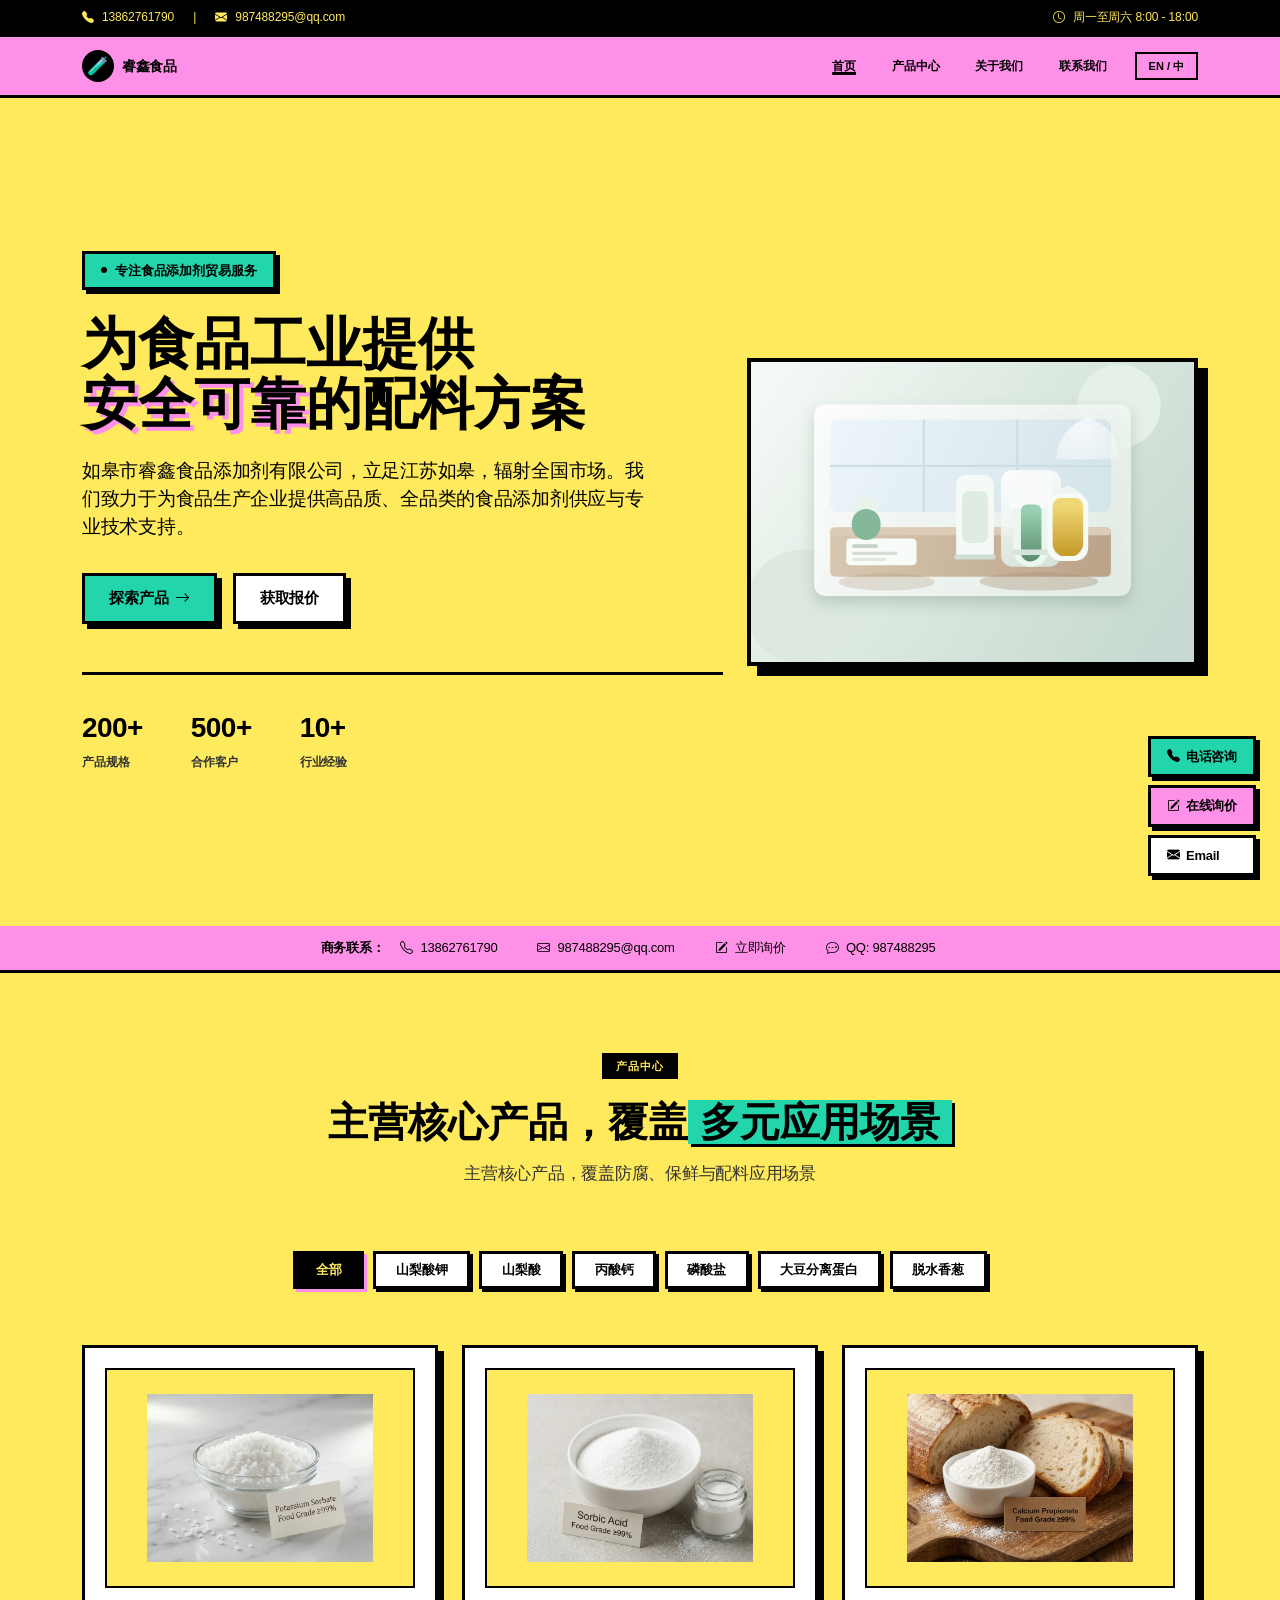
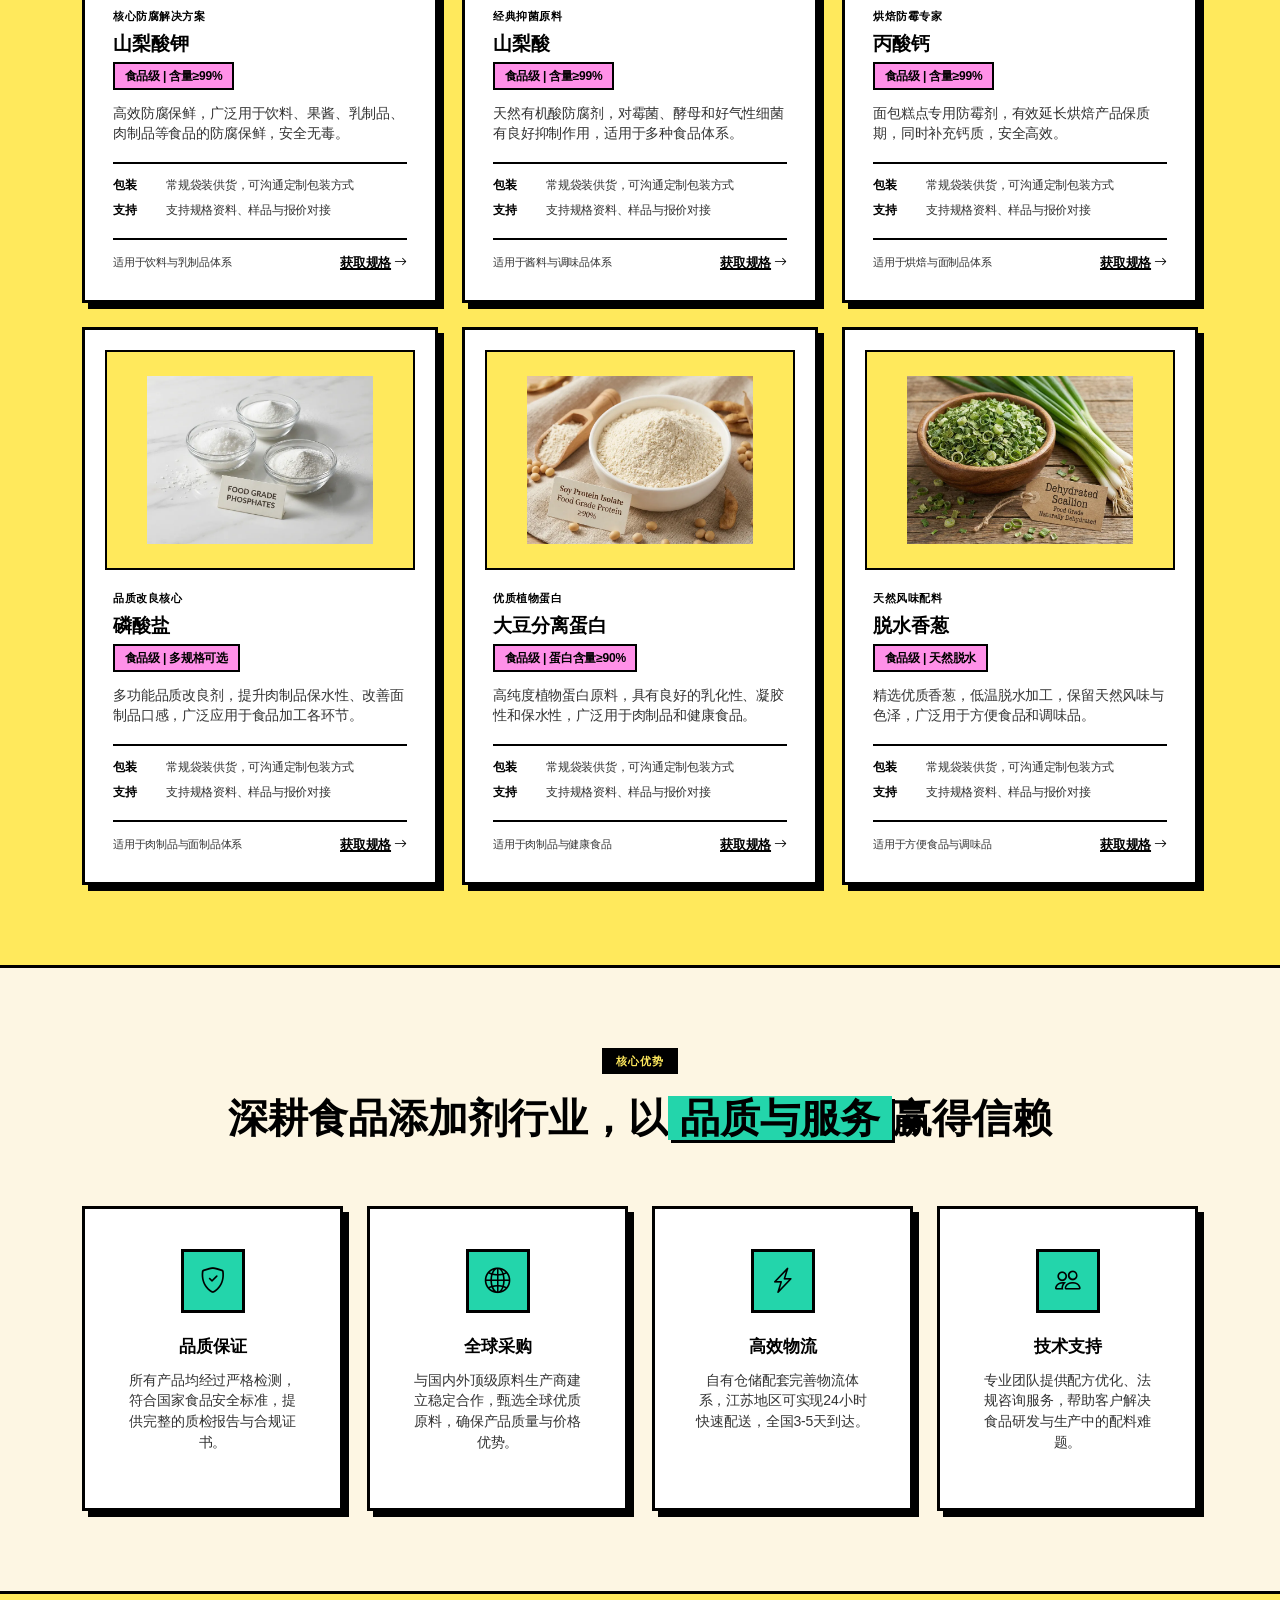
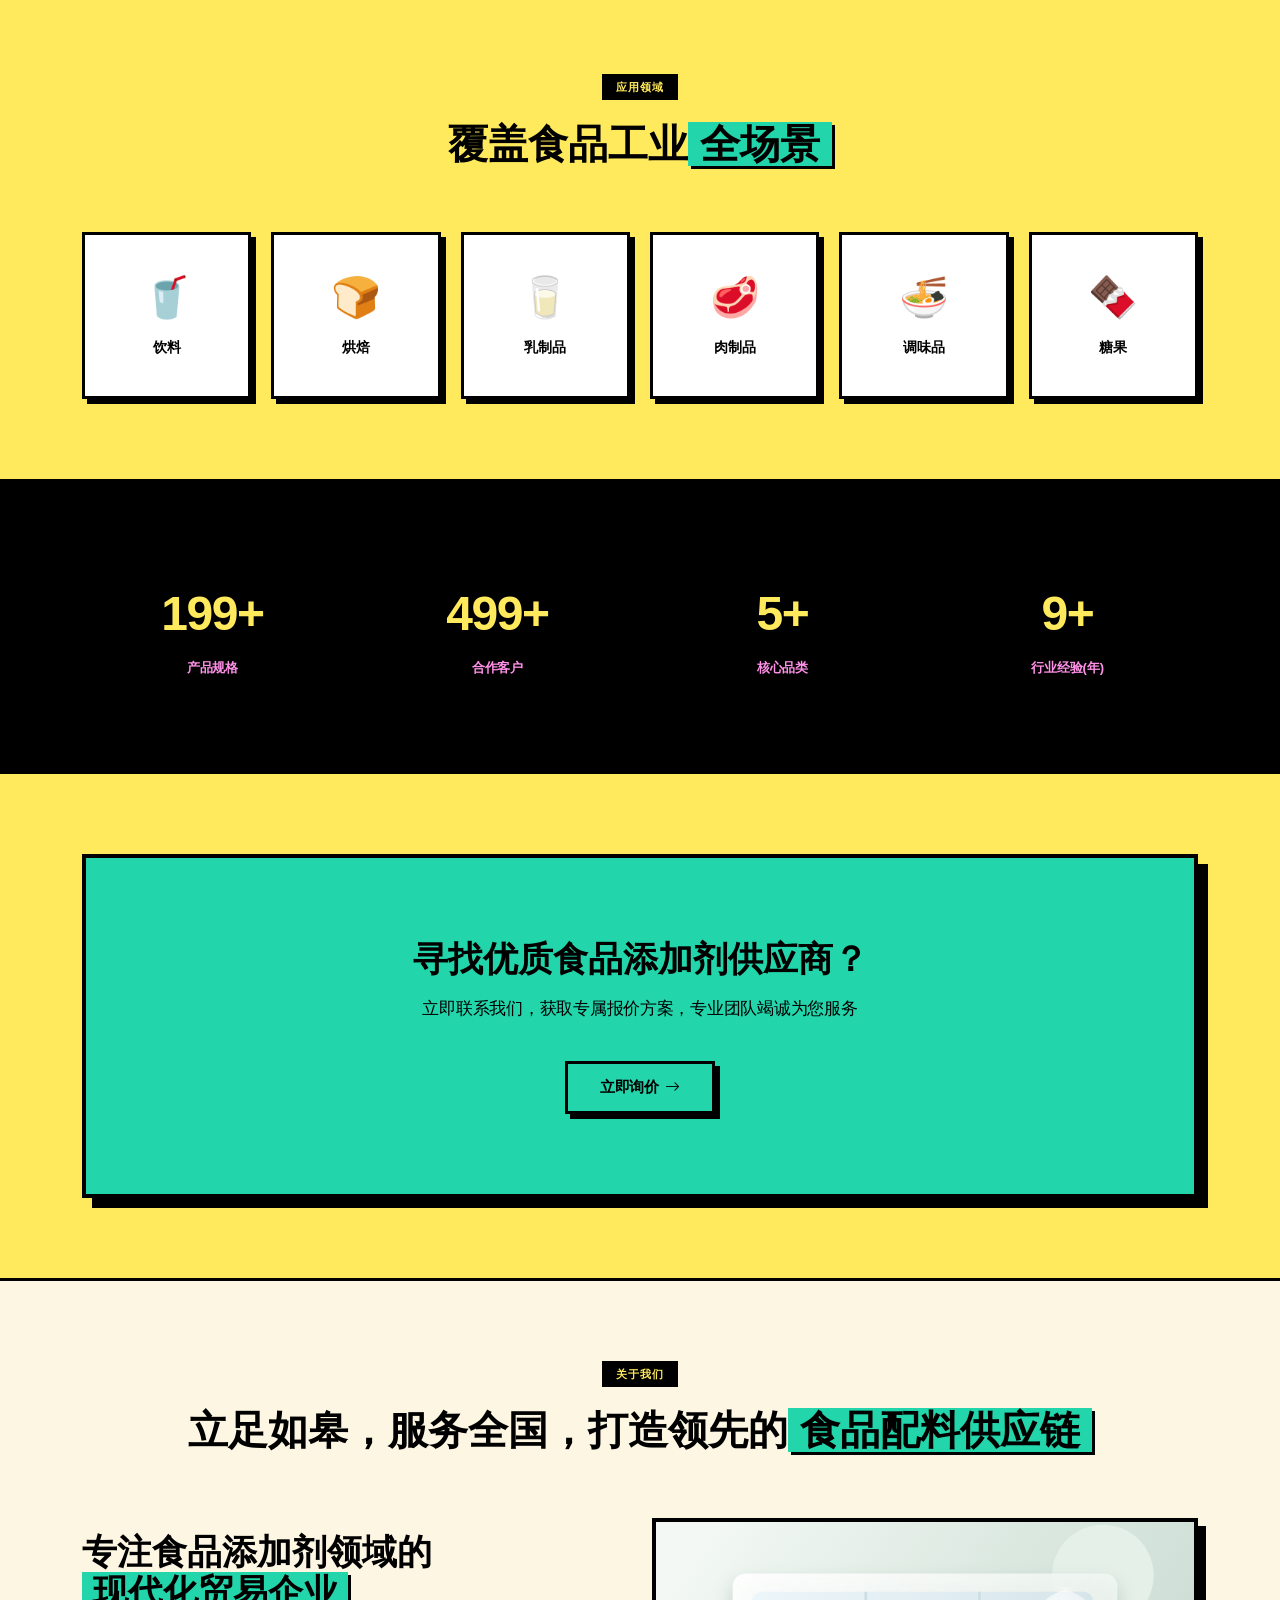
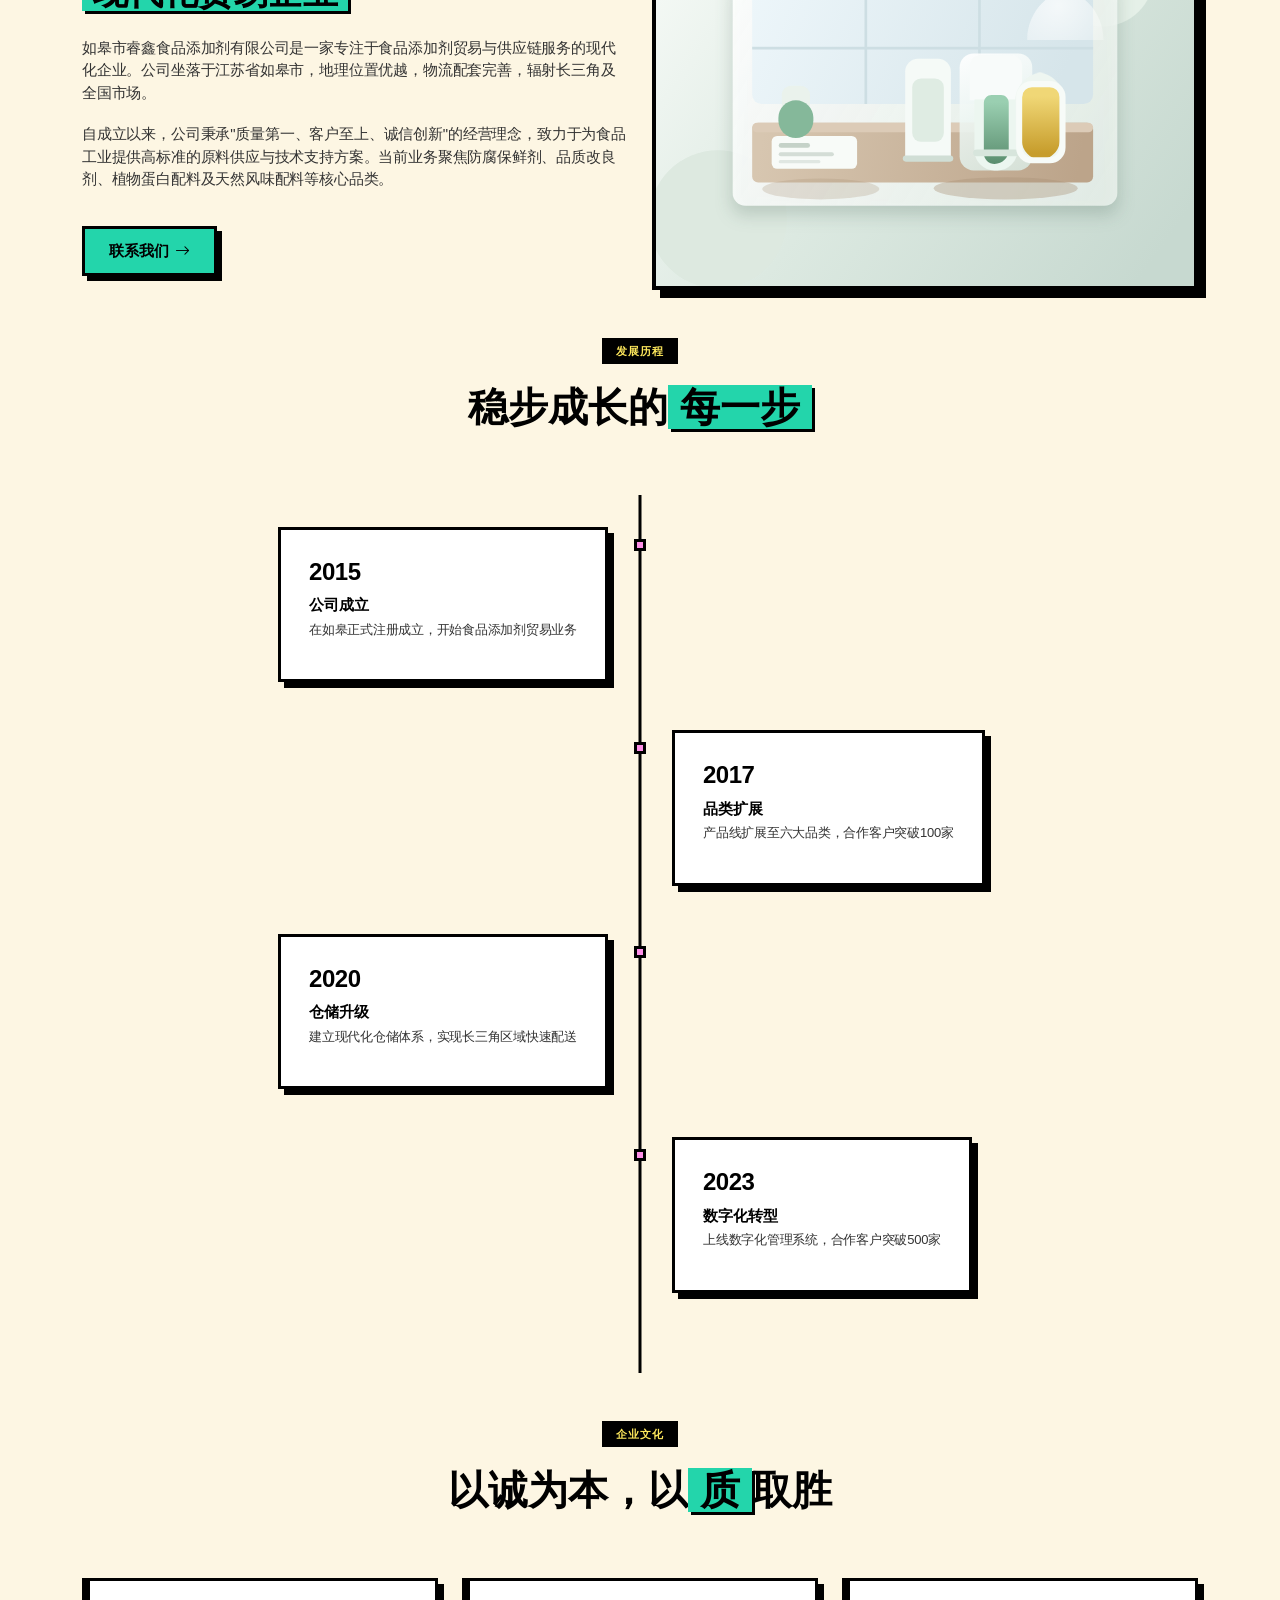
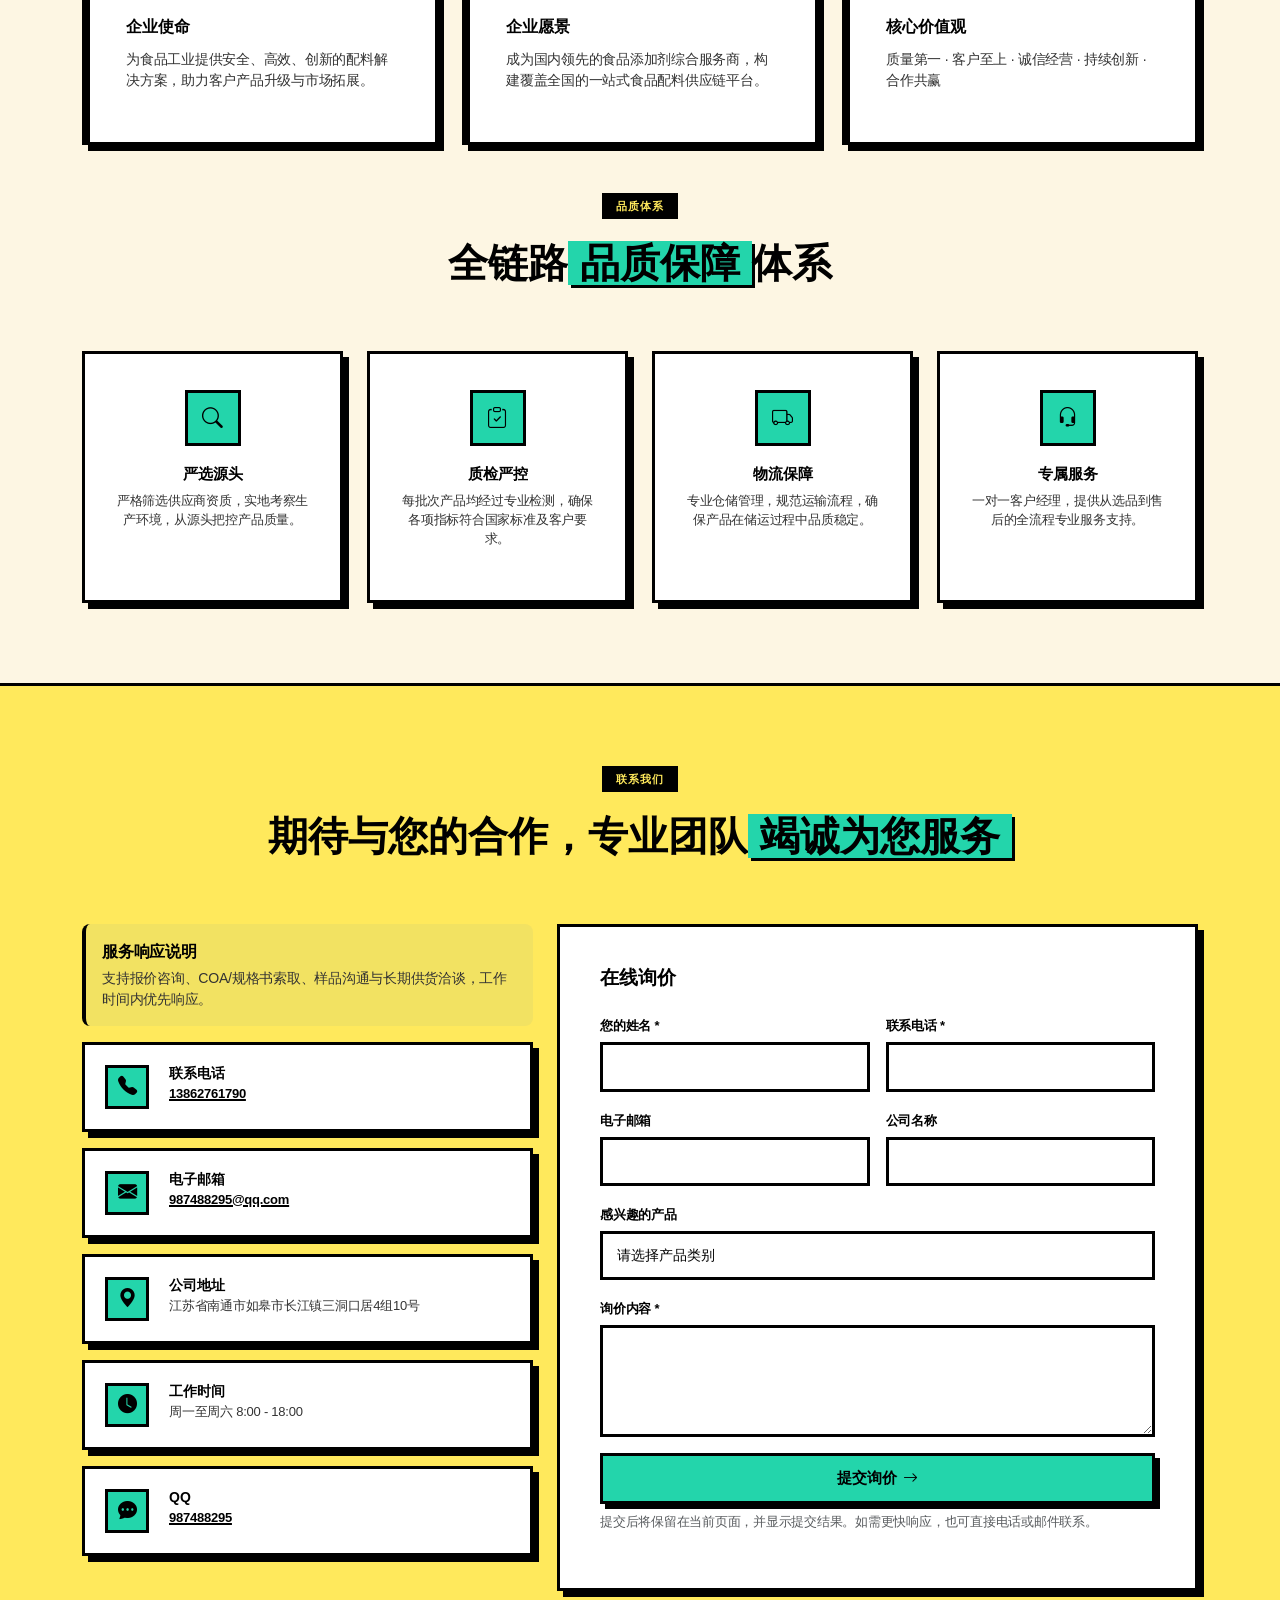
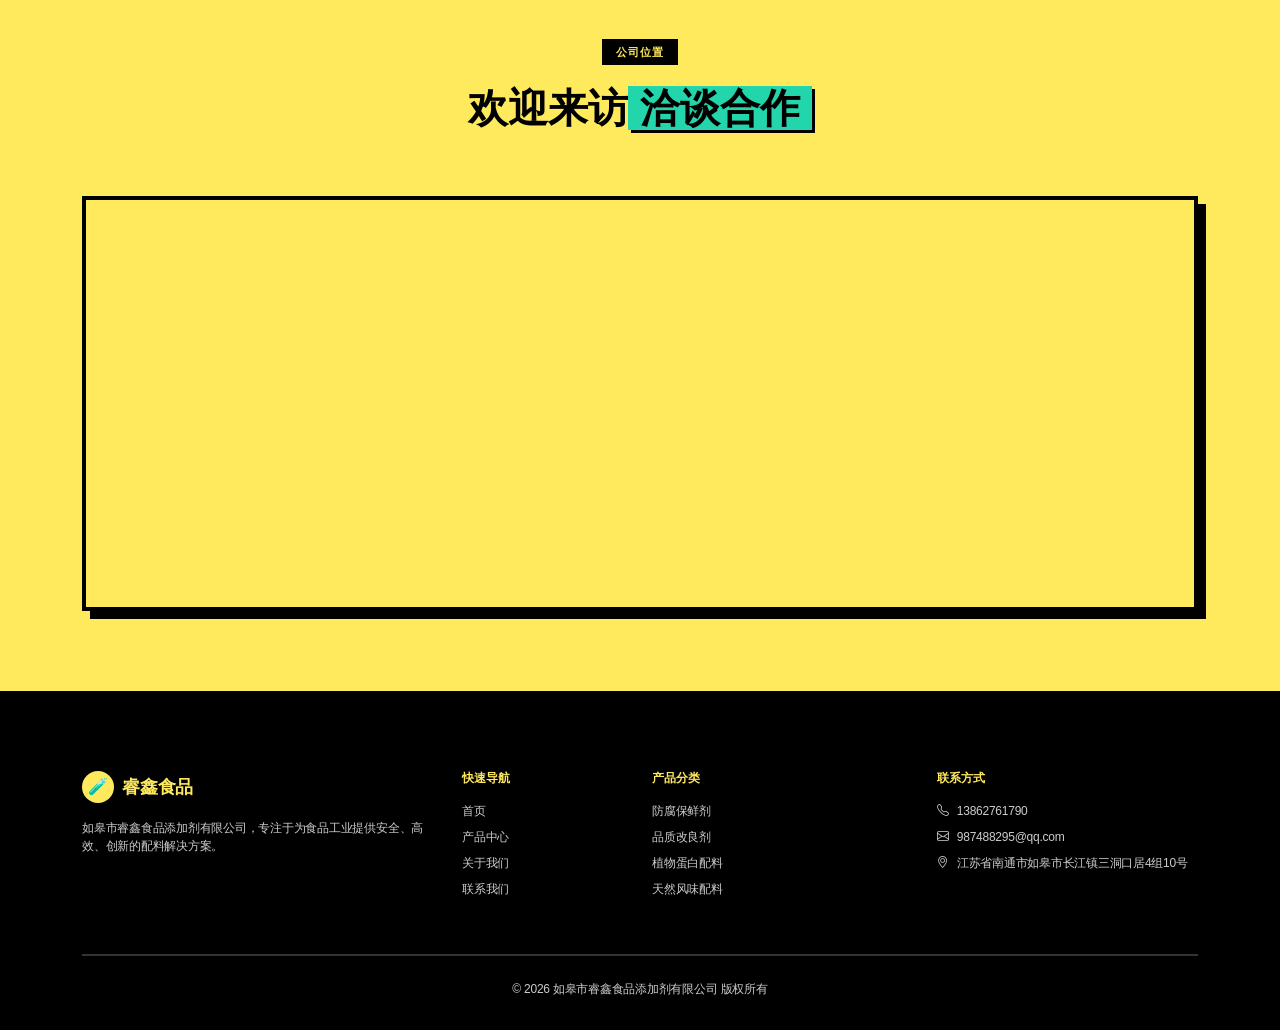
<file: variants/brutal.html>
<!DOCTYPE html>
<html lang="zh-CN">
<head>
    <meta charset="UTF-8">
    <meta name="viewport" content="width=device-width, initial-scale=1.0">
    <title>新粗野主义 Neo-Brutal · 睿鑫食品风格变体</title>
    <meta name="description" content="如皋市睿鑫食品添加剂有限公司，专注食品添加剂贸易与供应链服务，提供防腐保鲜剂、品质改良剂、植物蛋白配料及天然风味配料等专业食品配料方案。">
    <meta name="keywords" content="食品添加剂,防腐保鲜剂,品质改良剂,植物蛋白配料,天然风味配料,磷酸盐,山梨酸钾,大豆分离蛋白,如皋,睿鑫食品">
    <meta property="og:type" content="website">
    <meta property="og:title" content="如皋市睿鑫食品添加剂有限公司 | 专业的防腐保鲜与食品配料供应商">
    <meta property="og:description" content="专注食品添加剂领域，为您提供防腐保鲜剂、品质改良剂、植物蛋白及天然风味配料等安全可靠的食品配料方案。">
    <meta property="og:image" content="https://ruixinfood.com/images/og-image.svg">
    <meta property="og:url" content="https://ruixinfood.com/">
    <link rel="canonical" href="https://ruixinfood.com/">
    <meta name="theme-color" content="#0066cc">
    <link rel="icon" href="data:image/svg+xml,%3Csvg xmlns='http://www.w3.org/2000/svg' viewBox='0 0 100 100'%3E%3Ccircle cx='50' cy='50' r='48' fill='%230066cc'/%3E%3Ctext x='50' y='68' font-size='52' text-anchor='middle' fill='%23fff' font-family='sans-serif' font-weight='600'%3E%E7%9D%BF%3C/text%3E%3C/svg%3E">

    <!-- JSON-LD Structured Data for SEO -->
    <script type="application/ld+json">
    {
      "@context": "https://schema.org",
      "@type": "LocalBusiness",
      "name": "如皋市睿鑫食品添加剂有限公司",
      "alternateName": "Rugao Ruixin Food Additives Co., Ltd.",
      "image": "images/og-image.svg",
      "telephone": "13862761790",
      "email": "987488295@qq.com",
      "address": {
        "@type": "PostalAddress",
        "streetAddress": "三洞口居4组10号",
        "addressLocality": "如皋市",
        "addressRegion": "江苏省",
        "addressCountry": "CN"
      },
      "url": "https://ruixinfood.com",
      "priceRange": "$$",
      "description": "专业的食品添加剂与配料方案供应商，主营山梨酸钾、山梨酸、丙酸钙、磷酸盐、大豆分离蛋白及脱水香葱等优质防腐保鲜与食品添加原料。"
    }
    </script>

    <link rel="preconnect" href="https://cdn.jsdelivr.net" crossorigin>
    <!-- Bootstrap 5 CSS -->
    <link href="https://cdn.jsdelivr.net/npm/bootstrap@5.3.3/dist/css/bootstrap.min.css" rel="stylesheet">
    <!-- Bootstrap Icons -->
    <link href="https://cdn.jsdelivr.net/npm/bootstrap-icons@1.11.3/font/bootstrap-icons.min.css" rel="stylesheet">
    <!-- AOS Animation -->
    <link href="https://cdn.jsdelivr.net/npm/aos@2.3.4/dist/aos.css" rel="stylesheet">

        <style>
        :root {
            --primary: #0066cc;
            --primary-dark: #0055b3;
            --primary-light: #2997ff;
            --accent: #0066cc;
            --accent-dark: #0055b3;
            --dark: #1d1d1f;
            --dark-light: #272729;
            --gray-100: #f5f5f7;
            --gray-200: #e0e0e0;
            --gray-600: #7a7a7a;
            --white: #ffffff;
            --font-body: "SF Pro Text", "SF Pro Display", -apple-system, BlinkMacSystemFont, "PingFang SC", "Segoe UI", "Microsoft YaHei", Roboto, sans-serif;
            --shadow-sm: none;
            --shadow-md: none;
            --shadow-lg: none;
            --transition: all 0.2s cubic-bezier(0.25, 1, 0.5, 1);
        }

        * { margin: 0; padding: 0; box-sizing: border-box; }

        html { scroll-behavior: smooth; scroll-padding-top: 76px; }

        ::selection { background: rgba(0, 102, 204, 0.2); }

        a:focus-visible, button:focus-visible, .form-control:focus-visible, .form-select:focus-visible {
            outline: 2px solid var(--primary-focus, #0071e3);
            outline-offset: 2px;
        }

        @media (prefers-reduced-motion: reduce) {
            html { scroll-behavior: auto; }
            *, *::before, *::after {
                animation-duration: 0.01ms !important;
                animation-iteration-count: 1 !important;
                transition-duration: 0.01ms !important;
            }
        }

        body {
            font-family: var(--font-body);
            color: var(--dark);
            background-color: var(--white);
            line-height: 1.5;
            letter-spacing: -0.015em;
            overflow-x: hidden;
            -webkit-font-smoothing: antialiased;
            -moz-osx-font-smoothing: grayscale;
        }

        /* ─── Top Bar ─── */
        .top-bar {
            background: #121212;
            color: #a1a1a6;
            font-size: 12px;
            padding: 0.5rem 0;
            border-bottom: 1px solid rgba(255, 255, 255, 0.08);
            letter-spacing: -0.01em;
        }
        .top-bar a { color: #a1a1a6; text-decoration: none; transition: var(--transition); }
        .top-bar a:hover { color: var(--white); }
        .top-bar .bi { margin-right: 0.3rem; }

        /* ─── Navbar ─── */
        .navbar {
            background: rgba(22, 22, 23, 0.8) !important;
            backdrop-filter: saturate(180%) blur(20px);
            -webkit-backdrop-filter: saturate(180%) blur(20px);
            border-bottom: 1px solid rgba(255, 255, 255, 0.08);
            padding: 0.5rem 0;
            transition: var(--transition);
        }
        .navbar.scrolled {
            background: rgba(22, 22, 23, 0.85) !important;
        }
        .navbar-brand {
            font-weight: 600;
            font-size: 14px;
            color: #f5f5f7 !important;
            display: flex;
            align-items: center;
            gap: 0.5rem;
            letter-spacing: -0.02em;
        }
        .navbar-brand .brand-icon {
            width: 32px; height: 32px;
            background: rgba(255,255,255,0.1);
            border-radius: 50%;
            display: flex; align-items: center; justify-content: center;
            color: #fff; font-size: 1.1rem;
            box-shadow: none;
            transition: var(--transition);
        }
        .navbar-brand:hover .brand-icon {
            background: rgba(255,255,255,0.2);
        }
        .nav-link {
            font-size: 12px;
            font-weight: 400;
            color: #cccccc !important;
            padding: 0.5rem 1rem !important;
            transition: var(--transition);
            position: relative;
            letter-spacing: -0.01em;
        }
        .nav-link:hover, .nav-link.active {
            color: var(--white) !important;
        }
        .nav-link.active::after {
            content: '';
            position: absolute;
            bottom: -2px; left: 50%;
            transform: translateX(-50%);
            width: 12px; height: 2px;
            background: var(--white);
            border-radius: 1px;
        }
        .btn-lang {
            border: 1px solid rgba(255,255,255,0.35);
            color: #f5f5f7;
            font-size: 11px;
            font-weight: 400;
            padding: 0.25rem 0.75rem;
            border-radius: 9999px;
            background: transparent;
            cursor: pointer;
            transition: var(--transition);
        }
        .btn-lang:hover {
            background: rgba(255, 255, 255, 0.1);
            border-color: var(--white);
            color: var(--white);
        }

        /* ─── Hero Section ─── */
        .hero-section {
            background: #000000;
            min-height: 92vh;
            display: flex;
            align-items: center;
            position: relative;
            overflow: hidden;
            color: var(--white);
        }
        .hero-section::before {
            content: '';
            position: absolute;
            top: -30%; right: -10%;
            width: 800px; height: 800px;
            background: radial-gradient(circle, rgba(0, 102, 204, 0.15) 0%, transparent 70%);
            border-radius: 50%;
            pointer-events: none;
        }
        .hero-section::after {
            content: '';
            position: absolute;
            bottom: -20%; left: -5%;
            width: 600px; height: 600px;
            background: radial-gradient(circle, rgba(41, 151, 255, 0.08) 0%, transparent 70%);
            border-radius: 50%;
            pointer-events: none;
        }
        .hero-badge {
            display: inline-flex;
            align-items: center;
            gap: 0.5rem;
            background: rgba(255, 255, 255, 0.06);
            border: 1px solid rgba(255, 255, 255, 0.12);
            padding: 0.4rem 1rem;
            border-radius: 9999px;
            font-size: 13px;
            margin-bottom: 1.5rem;
            color: #f5f5f7;
            letter-spacing: -0.01em;
        }
        .hero-badge .dot {
            width: 6px; height: 6px;
            background: var(--primary-light);
            border-radius: 50%;
            animation: pulse 2s infinite;
        }
        @keyframes pulse {
            0%, 100% { opacity: 1; }
            50% { opacity: 0.4; }
        }
        .hero-section h1 {
            font-family: "SF Pro Display", var(--font-body);
            font-size: clamp(2.2rem, 5vw, 3.5rem);
            font-weight: 600;
            line-height: 1.07;
            letter-spacing: -0.03em;
            margin-bottom: 1.5rem;
        }
        .hero-section h1 .highlight {
            background: linear-gradient(180deg, #ffffff 0%, #a1a1a6 100%);
            -webkit-background-clip: text;
            -webkit-text-fill-color: transparent;
            background-clip: text;
        }
        .hero-section .lead {
            font-size: 19px;
            font-weight: 300;
            color: #a1a1a6;
            max-width: 580px;
            margin-bottom: 2rem;
            line-height: 1.47;
            letter-spacing: -0.015em;
        }
        .hero-stats {
            display: flex;
            gap: 3rem;
            margin-top: 3rem;
            padding-top: 2rem;
            border-top: 1px solid rgba(255, 255, 255, 0.1);
        }
        .hero-stat strong {
            display: block;
            font-size: 28px;
            font-weight: 600;
            color: var(--white);
            letter-spacing: -0.02em;
        }
        .hero-stat span {
            font-size: 12px;
            color: #a1a1a6;
            letter-spacing: -0.01em;
        }
        .hero-img-wrapper {
            position: relative;
            text-align: center;
        }
        .hero-img-wrapper img {
            max-width: 100%;
            filter: drop-shadow(0 20px 40px rgba(0,0,0,0.5));
            border-radius: 18px;
            transition: var(--transition);
        }
        .hero-img-wrapper img:hover {
            transform: scale(1.01);
            filter: drop-shadow(0 25px 50px rgba(0,0,0,0.6));
        }

        /* ─── Buttons ─── */
        .btn-primary-custom, .btn-accent {
            background: var(--primary);
            color: var(--white);
            border: none;
            padding: 11px 24px;
            border-radius: 9999px;
            font-weight: 400;
            font-size: 15px;
            transition: var(--transition);
            text-decoration: none;
            display: inline-flex;
            align-items: center;
            gap: 0.4rem;
            box-shadow: none !important;
            cursor: pointer;
            letter-spacing: -0.01em;
        }
        .btn-primary-custom:hover, .btn-accent:hover {
            background: var(--primary-focus, #0071e3);
            color: var(--white);
        }
        .btn-primary-custom:active, .btn-accent:active {
            transform: scale(0.96);
        }
        .btn-outline-custom {
            border: 1px solid rgba(255,255,255,0.45);
            color: var(--white);
            padding: 11px 24px;
            border-radius: 9999px;
            font-weight: 400;
            font-size: 15px;
            transition: var(--transition);
            text-decoration: none;
            display: inline-flex;
            align-items: center;
            gap: 0.4rem;
            background: transparent;
            cursor: pointer;
            letter-spacing: -0.01em;
        }
        .btn-outline-custom:hover {
            background: rgba(255, 255, 255, 0.1);
            border-color: var(--white);
            color: var(--white);
        }
        .btn-outline-custom:active {
            transform: scale(0.96);
        }
        .btn-pill-light {
            background: var(--gray-100);
            color: var(--dark);
            border: none;
            padding: 11px 24px;
            border-radius: 9999px;
            font-weight: 400;
            font-size: 14px;
            transition: var(--transition);
            cursor: pointer;
            letter-spacing: -0.01em;
        }
        .btn-pill-light:hover { background: #e8e8ed; color: var(--dark); }
        .btn-pill-light:active { transform: scale(0.96); }

        /* ─── Section Styles ─── */
        .section-padding { padding: 80px 0; }
        .section-bg { background: var(--gray-100); }

        .section-header {
            text-align: center;
            margin-bottom: 4rem;
        }
        .section-badge {
            display: inline-block;
            padding: 0.3rem 0.9rem;
            background: rgba(0, 102, 204, 0.08);
            border: none;
            border-radius: 9999px;
            font-size: 11px;
            color: var(--primary);
            font-weight: 600;
            letter-spacing: 0.08em;
            text-transform: uppercase;
            margin-bottom: 1.2rem;
        }
        .section-header h2 {
            font-family: "SF Pro Display", var(--font-body);
            font-size: clamp(1.8rem, 3.5vw, 2.5rem);
            font-weight: 600;
            color: var(--dark);
            letter-spacing: -0.025em;
            margin-bottom: 1rem;
        }
        .section-header h2 em {
            font-style: normal;
            color: var(--primary);
        }
        .section-header p {
            color: var(--gray-600);
            font-size: 17px;
            font-weight: 400;
            max-width: 600px;
            margin: 0 auto;
            line-height: 1.47;
            letter-spacing: -0.015em;
        }

        /* ─── Contact Strip ─── */
        .contact-strip {
            background: var(--gray-100);
            border-bottom: 1px solid #e5e5e7;
            color: var(--dark);
            padding: 0.75rem 0;
            font-size: 13px;
        }
        .contact-strip a {
            color: var(--primary);
            text-decoration: none;
            margin-right: 1.5rem;
            font-weight: 400;
            transition: var(--transition);
        }
        .contact-strip a:hover { opacity: 0.8; }
        .contact-strip .bi { color: var(--primary); margin-right: 0.25rem; }

        /* ─── Product Cards ─── */
        .product-filter {
            display: flex;
            flex-wrap: wrap;
            justify-content: center;
            gap: 0.6rem;
            margin-bottom: 3.5rem;
        }
        .filter-btn {
            padding: 0.4rem 1.2rem;
            border: none;
            border-radius: 9999px;
            background: var(--gray-100);
            font-size: 13px;
            font-weight: 400;
            color: var(--dark);
            cursor: pointer;
            transition: var(--transition);
        }
        .filter-btn:hover { background: #e8e8ed; }
        .filter-btn:active { transform: scale(0.96); }
        .filter-btn.active {
            background: var(--dark);
            color: var(--white);
        }

        .product-card {
            background: var(--white);
            border-radius: 18px;
            overflow: hidden;
            box-shadow: none;
            transition: var(--transition);
            height: 100%;
            border: 1px solid #e5e5e7;
            padding: 1.25rem;
            display: flex;
            flex-direction: column;
        }
        .product-card:hover {
            border-color: #d2d2d7;
        }
        .product-card-img {
            height: 220px;
            overflow: hidden;
            background: var(--gray-100);
            border-radius: 12px;
            padding: 1.5rem;
            display: flex;
            align-items: center;
            justify-content: center;
            transition: var(--transition);
        }
        .product-card-img img {
            max-width: 100%;
            max-height: 100%;
            object-fit: contain;
            transition: transform 0.4s cubic-bezier(0.25, 1, 0.5, 1), filter 0.4s ease;
        }
        .product-card:hover .product-card-img img {
            transform: scale(1.05);
            filter: drop-shadow(0 8px 24px rgba(0,0,0,0.12));
        }
        .product-card-body {
            padding: 1.25rem 0.5rem 0.5rem 0.5rem;
            display: flex;
            flex-direction: column;
            flex-grow: 1;
        }
        .product-tagline {
            font-size: 11px;
            color: var(--gray-600);
            font-weight: 600;
            text-transform: uppercase;
            letter-spacing: 0.05em;
            margin-bottom: 0.5rem;
        }
        .product-card-body h3 {
            font-family: "SF Pro Text", var(--font-body);
            font-size: 19px;
            font-weight: 600;
            color: var(--dark);
            margin-bottom: 0.4rem;
            letter-spacing: -0.015em;
        }
        .product-spec {
            font-size: 12px;
            color: var(--primary);
            font-weight: 400;
            margin-bottom: 0.8rem;
            padding: 0.2rem 0.6rem;
            background: rgba(0,102,204,0.06);
            border-radius: 4px;
            display: inline-block;
            width: fit-content;
        }
        .product-card-body p {
            font-size: 14px;
            color: var(--gray-600);
            margin-bottom: 1.2rem;
            line-height: 1.43;
            letter-spacing: -0.01em;
        }
        .product-facts {
            display: flex;
            flex-direction: column;
            gap: 0.5rem;
            margin-top: auto;
            margin-bottom: 1.2rem;
            padding-top: 0.8rem;
            border-top: 1px solid #f5f5f7;
        }
        .product-fact {
            font-size: 12px;
            color: var(--gray-600);
            line-height: 1.4;
        }
        .product-fact strong {
            color: var(--dark);
            margin-right: 0.5rem;
            min-width: 45px;
            display: inline-block;
        }
        .product-card-footer {
            display: flex;
            justify-content: space-between;
            align-items: center;
            padding-top: 0.8rem;
            border-top: 1px solid #f5f5f7;
        }
        .product-card-footer .note {
            font-size: 11px;
            color: var(--gray-600);
        }
        .product-card-footer a {
            color: var(--primary);
            font-weight: 400;
            font-size: 13px;
            text-decoration: none;
            transition: var(--transition);
            display: inline-flex;
            align-items: center;
            gap: 0.2rem;
        }
        .product-card-footer a:hover { opacity: 0.85; }

        /* ─── Features / Why Us ─── */
        .feature-card {
            background: var(--white);
            border-radius: 18px;
            padding: 2.5rem;
            text-align: center;
            box-shadow: none;
            transition: var(--transition);
            height: 100%;
            border: 1px solid #e5e5e7;
        }
        .feature-card:hover {
            border-color: #d2d2d7;
        }
        .feature-icon {
            width: 64px; height: 64px;
            background: rgba(0,102,204,0.06);
            border-radius: 50%;
            display: flex; align-items: center; justify-content: center;
            margin: 0 auto 1.5rem;
            font-size: 1.6rem;
            color: var(--primary);
        }
        .feature-card h3 {
            font-size: 17px;
            font-weight: 600;
            color: var(--dark);
            margin-bottom: 0.8rem;
            letter-spacing: -0.015em;
        }
        .feature-card p {
            font-size: 14px;
            color: var(--gray-600);
            line-height: 1.47;
            letter-spacing: -0.01em;
        }

        /* ─── Application Areas ─── */
        .app-grid {
            display: grid;
            grid-template-columns: repeat(6, 1fr);
            gap: 1.25rem;
        }
        .app-item {
            text-align: center;
            padding: 2rem 1rem;
            background: var(--gray-100);
            border-radius: 18px;
            box-shadow: none;
            transition: var(--transition);
            border: 1px solid transparent;
        }
        .app-item:hover {
            background: var(--white);
            border-color: #d2d2d7;
            transform: translateY(-2px);
        }
        .app-item .app-icon {
            font-size: 2.5rem;
            margin-bottom: 0.8rem;
            transition: transform 0.3s cubic-bezier(0.25, 1, 0.5, 1);
            display: inline-block;
        }
        .app-item:hover .app-icon {
            transform: scale(1.15);
        }
        .app-item h4 {
            font-size: 14px;
            font-weight: 600;
            color: var(--dark);
            letter-spacing: -0.012em;
        }

        /* ─── Stats Section ─── */
        .stats-section {
            background: #1d1d1f;
            color: var(--white);
            padding: 80px 0;
            position: relative;
        }
        .stat-item {
            text-align: center;
            padding: 1rem;
        }
        .stat-number {
            font-family: "SF Pro Display", var(--font-body);
            font-size: 48px;
            font-weight: 600;
            color: var(--white);
            display: block;
            letter-spacing: -0.03em;
        }
        .stat-label {
            font-size: 13px;
            color: #a1a1a6;
            margin-top: 0.5rem;
            letter-spacing: -0.01em;
        }

        /* ─── CTA Section ─── */
        .cta-section {
            background: #1d1d1f;
            border-radius: 24px;
            padding: 5rem 3rem;
            text-align: center;
            color: var(--white);
            position: relative;
            overflow: hidden;
            border: 1px solid rgba(255,255,255,0.05);
        }
        .cta-section::before {
            content: '';
            position: absolute;
            top: -50%; right: -25%;
            width: 500px; height: 500px;
            background: radial-gradient(circle, rgba(0,102,204,0.12) 0%, transparent 70%);
            border-radius: 50%;
            pointer-events: none;
        }
        .cta-section h2 { 
            font-family: "SF Pro Display", var(--font-body);
            font-size: 2.2rem; 
            font-weight: 600; 
            margin-bottom: 1rem; 
            letter-spacing: -0.025em;
        }
        .cta-section p { 
            font-size: 17px; 
            color: #a1a1a6; 
            margin-bottom: 2.5rem; 
            font-weight: 300;
            letter-spacing: -0.015em;
        }
        .btn-accent {
            background: var(--primary);
            color: var(--white);
            border: none;
            padding: 12px 32px;
            border-radius: 9999px;
            font-weight: 400;
            font-size: 15px;
            transition: var(--transition);
            text-decoration: none;
            display: inline-flex;
            align-items: center;
            gap: 0.4rem;
        }
        .btn-accent:hover {
            background: var(--primary-focus, #0071e3);
            color: var(--white);
        }

        /* ─── About Section ─── */
        .about-content h2 {
            font-family: "SF Pro Display", var(--font-body);
            font-size: 2.2rem;
            font-weight: 600;
            color: var(--dark);
            margin-bottom: 1.5rem;
            letter-spacing: -0.025em;
            line-height: 1.15;
        }
        .about-content h2 em {
            font-style: normal;
            color: var(--primary);
        }
        .about-content p {
            color: var(--gray-600);
            margin-bottom: 1.2rem;
            font-size: 15px;
            line-height: 1.5;
            letter-spacing: -0.012em;
        }
        .about-image {
            border-radius: 18px;
            overflow: hidden;
            box-shadow: none;
            border: 1px solid #e5e5e7;
        }
        .about-image img {
            width: 100%;
            height: 100%;
            object-fit: cover;
            transition: var(--transition);
        }
        .about-image:hover img {
            transform: scale(1.02);
        }

        /* ─── Timeline ─── */
        .timeline {
            position: relative;
            padding: 2rem 0;
        }
        .timeline::before {
            content: '';
            position: absolute;
            left: 50%;
            transform: translateX(-50%);
            width: 1px;
            height: 100%;
            background: var(--gray-200);
            top: 0;
        }
        .timeline-item {
            display: flex;
            justify-content: flex-end;
            padding-right: calc(50% + 2rem);
            margin-bottom: 3rem;
            position: relative;
        }
        .timeline-item:nth-child(even) {
            justify-content: flex-start;
            padding-right: 0;
            padding-left: calc(50% + 2rem);
        }
        .timeline-item::before {
            content: '';
            position: absolute;
            left: calc(50% - 6px);
            top: 0.75rem;
            width: 12px; height: 12px;
            background: var(--primary);
            border: 2px solid var(--white);
            border-radius: 50%;
            box-shadow: 0 0 0 3px rgba(0, 102, 204, 0.15);
            z-index: 1;
        }
        .timeline-content {
            background: var(--white);
            padding: 1.5rem 1.75rem;
            border-radius: 18px;
            box-shadow: none;
            border: 1px solid #e5e5e7;
            max-width: 440px;
        }
        .timeline-content:hover {
            border-color: #d2d2d7;
        }
        .timeline-year {
            font-family: "SF Pro Display", var(--font-body);
            font-size: 1.5rem;
            font-weight: 600;
            color: var(--primary);
            margin-bottom: 0.4rem;
            letter-spacing: -0.02em;
        }
        .timeline-content h4 {
            font-size: 15px;
            font-weight: 600;
            color: var(--dark);
            margin-bottom: 0.4rem;
            letter-spacing: -0.012em;
        }
        .timeline-content p {
            font-size: 13px;
            color: var(--gray-600);
            line-height: 1.43;
        }

        /* ─── Values ─── */
        .value-card {
            background: var(--white);
            border-radius: 18px;
            padding: 2.25rem;
            box-shadow: none;
            transition: var(--transition);
            height: 100%;
            border: 1px solid #e5e5e7;
            border-left: 4px solid var(--primary);
        }
        .value-card:hover {
            border-color: #d2d2d7;
        }
        .value-card h3 {
            font-size: 16px;
            font-weight: 600;
            color: var(--dark);
            margin-bottom: 0.8rem;
            letter-spacing: -0.015em;
        }
        .value-card p {
            font-size: 14px;
            color: var(--gray-600);
            line-height: 1.47;
        }

        /* ─── Quality System ─── */
        .quality-card {
            text-align: center;
            padding: 2.25rem 1.75rem;
            background: var(--white);
            border-radius: 18px;
            box-shadow: none;
            transition: var(--transition);
            height: 100%;
            border: 1px solid #e5e5e7;
        }
        .quality-card:hover {
            border-color: #d2d2d7;
        }
        .quality-icon {
            width: 56px; height: 56px;
            background: rgba(0, 102, 204, 0.06);
            border-radius: 50%;
            display: flex; align-items: center; justify-content: center;
            margin: 0 auto 1.2rem;
            color: var(--primary);
            font-size: 1.3rem;
        }
        .quality-card h3 {
            font-size: 15px;
            font-weight: 600;
            color: var(--dark);
            margin-bottom: 0.6rem;
            letter-spacing: -0.015em;
        }
        .quality-card p {
            font-size: 13px;
            color: var(--gray-600);
            line-height: 1.43;
        }

        /* ─── Contact Section ─── */
        .contact-info-card {
            display: flex;
            align-items: flex-start;
            gap: 1.25rem;
            padding: 1.25rem;
            background: var(--white);
            border-radius: 18px;
            box-shadow: none;
            border: 1px solid #e5e5e7;
            margin-bottom: 1rem;
            transition: var(--transition);
        }
        .contact-info-card:hover {
            border-color: #d2d2d7;
        }
        .ci-icon {
            width: 44px; height: 44px;
            background: rgba(0, 102, 204, 0.06);
            border-radius: 10px;
            display: flex; align-items: center; justify-content: center;
            font-size: 1.2rem;
            color: var(--primary);
            flex-shrink: 0;
        }
        .contact-info-card h4 {
            font-size: 14px;
            font-weight: 600;
            color: var(--dark);
            margin-bottom: 0.2rem;
            letter-spacing: -0.012em;
        }
        .contact-info-card p {
            font-size: 13px;
            color: var(--gray-600);
            margin: 0;
            line-height: 1.4;
        }
        .contact-info-card a {
            color: var(--primary);
            text-decoration: none;
            font-weight: 400;
        }
        .contact-info-card a:hover { opacity: 0.85; }

        .contact-form-wrapper {
            background: var(--white);
            border-radius: 18px;
            padding: 2.5rem;
            box-shadow: none;
            border: 1px solid #e5e5e7;
        }
        .contact-form-wrapper h3 {
            font-size: 19px;
            font-weight: 600;
            color: var(--dark);
            margin-bottom: 1.5rem;
            letter-spacing: -0.015em;
        }
        .form-control, .form-select {
            border: 1px solid #d2d2d7;
            border-radius: 8px;
            padding: 0.7rem 0.9rem;
            font-size: 14px;
            background: var(--white);
            transition: var(--transition);
            color: var(--dark);
        }
        .form-control:focus, .form-select:focus {
            border-color: var(--primary);
            box-shadow: 0 0 0 4px rgba(0, 102, 204, 0.15);
            outline: none;
        }
        .form-label {
            font-size: 13px;
            font-weight: 600;
            color: var(--dark);
            margin-bottom: 0.4rem;
        }

        /* ─── Map ─── */
        .map-container {
            border-radius: 18px;
            overflow: hidden;
            border: 1px solid #e5e5e7;
        }
        .map-container iframe {
            width: 100%;
            height: 400px;
            border: none;
        }

        /* ─── Footer ─── */
        .footer {
            background: var(--gray-100);
            color: var(--gray-600);
            border-top: 1px solid #e5e5e7;
            padding: 5rem 0 2rem;
            font-size: 12px;
            line-height: 1.5;
        }
        .footer h5 {
            color: var(--dark);
            font-weight: 600;
            margin-bottom: 1rem;
            font-size: 12px;
            letter-spacing: -0.012em;
        }
        .footer p { font-size: 12px; }
        .footer a {
            color: #515154;
            text-decoration: none;
            transition: var(--transition);
            display: block;
            margin-bottom: 0.5rem;
            font-size: 12px;
        }
        .footer a:hover { color: var(--dark); }
        .footer-bottom {
            border-top: 1px solid #d2d2d7;
            padding-top: 1.5rem;
            margin-top: 3rem;
            text-align: center;
            color: var(--gray-600);
        }
        .footer .brand-icon-sm {
            width: 32px; height: 32px;
            background: rgba(0, 0, 0, 0.05);
            border-radius: 50%;
            display: inline-flex; align-items: center; justify-content: center;
            color: var(--dark); font-size: 1rem;
        }

        /* ─── Floating Contact ─── */
        .contact-float {
            position: fixed;
            bottom: 1.5rem;
            right: 1.5rem;
            display: flex;
            flex-direction: column;
            gap: 0.5rem;
            z-index: 999;
        }
        .contact-float a {
            display: flex;
            align-items: center;
            gap: 0.4rem;
            padding: 0.5rem 1rem;
            border-radius: 9999px;
            font-size: 13px;
            font-weight: 400;
            text-decoration: none;
            color: var(--white);
            box-shadow: 0 4px 12px rgba(0,0,0,0.15);
            transition: var(--transition);
        }
        .contact-float a:hover { transform: translateY(-2px); opacity: 0.95; }
        .contact-float .float-phone { background: var(--primary); }
        .contact-float .float-inquiry { background: var(--dark); }
        .contact-float .float-email { background: #515154; }

        /* ─── Toast ─── */
        .toast-msg {
            position: fixed;
            top: 5rem;
            left: 50%;
            transform: translateX(-50%) translateY(-20px);
            background: var(--dark);
            color: var(--white);
            padding: 0.6rem 1.75rem;
            border-radius: 9999px;
            font-size: 13px;
            z-index: 9999;
            opacity: 0;
            transition: all 0.3s cubic-bezier(0.25, 1, 0.5, 1);
            pointer-events: none;
            box-shadow: 0 4px 12px rgba(0,0,0,0.15);
        }
        .toast-msg.show {
            opacity: 1;
            transform: translateX(-50%) translateY(0);
        }

        .form-status {
            padding: 0.75rem 1rem;
            border-radius: 8px;
            font-size: 13px;
            margin-bottom: 1rem;
            display: none;
            line-height: 1.4;
        }
        .form-status.show { display: block; }
        .form-status.success { background: #e3f9eb; color: #116834; border: 1px solid #c2f0d1; }
        .form-status.error { background: #fdf0f0; color: #b12c2c; border: 1px solid #f9d5d5; }

        /* ─── Language Toggle ─── */
        .t-en { display: none; }
        .lang-en .t-zh { display: none; }
        .lang-en .t-en { display: inline; }

        /* ─── Back to Top ─── */
        .back-to-top {
            position: fixed;
            bottom: 1.5rem;
            left: 1.5rem;
            width: 44px; height: 44px;
            background: rgba(255, 255, 255, 0.8);
            border: 1px solid rgba(0, 0, 0, 0.08);
            color: var(--dark);
            backdrop-filter: blur(10px);
            -webkit-backdrop-filter: blur(10px);
            border-radius: 50%;
            display: flex; align-items: center; justify-content: center;
            font-size: 1.1rem;
            z-index: 999;
            opacity: 0;
            visibility: hidden;
            transition: var(--transition);
            box-shadow: 0 4px 12px rgba(0,0,0,0.08);
            cursor: pointer;
        }
        .back-to-top.show { opacity: 1; visibility: visible; }
        .back-to-top:hover { transform: translateY(-3px); background: var(--white); }

        /* ─── Responsive ─── */
        @media (max-width: 991px) {
            .hero-stats { flex-wrap: wrap; gap: 1.5rem; }
            .app-grid { grid-template-columns: repeat(3, 1fr); }
            .timeline::before { left: 0; }
            .timeline-item { padding-right: 0; padding-left: 2rem; justify-content: flex-start; }
            .timeline-item:nth-child(even) { padding-left: 2rem; }
            .timeline-item::before { left: -6px; }
        }
        @media (max-width: 767px) {
            .hero-stats { flex-direction: column; gap: 1rem; }
            .app-grid { grid-template-columns: repeat(2, 1fr); }
            .section-padding { padding: 48px 0; }
            .contact-float a span:not(.bi) { display: none; }
            .contact-float a { padding: 0.65rem; border-radius: 50%; }
        }
        @media (max-width: 480px) {
            .app-grid { grid-template-columns: repeat(2, 1fr); gap: 0.8rem; }
        }
    </style>
    <link rel="stylesheet" href="themes/brutal.css">
</head>
<body>

    <!-- Top Bar -->
    <div class="top-bar d-none d-lg-block">
        <div class="container d-flex justify-content-between align-items-center">
            <div>
                <a href="tel:13862761790"><i class="bi bi-telephone-fill"></i> 13862761790</a>
                <span class="mx-3">|</span>
                <a href="mailto:987488295@qq.com"><i class="bi bi-envelope-fill"></i> 987488295@qq.com</a>
            </div>
            <div>
                <span><i class="bi bi-clock"></i>
                    <span class="t-zh">周一至周六 8:00 - 18:00</span>
                    <span class="t-en">Mon - Sat 8:00 AM - 6:00 PM</span>
                </span>
            </div>
        </div>
    </div>

    <!-- Navbar -->
    <nav class="navbar navbar-expand-lg sticky-top" id="navbar">
        <div class="container">
            <a class="navbar-brand" href="#home">
                <div class="brand-icon">🧪</div>
                <span class="t-zh">睿鑫食品</span>
                <span class="t-en">Ruixin Food</span>
            </a>
            <button class="navbar-toggler" type="button" data-bs-toggle="collapse" data-bs-target="#navbarNav" aria-controls="navbarNav" aria-expanded="false" aria-label="切换导航菜单">
                <span class="navbar-toggler-icon"></span>
            </button>
            <div class="collapse navbar-collapse justify-content-end" id="navbarNav">
                <ul class="navbar-nav align-items-center gap-1">
                    <li class="nav-item"><a class="nav-link active" href="#home"><span class="t-zh">首页</span><span class="t-en">Home</span></a></li>
                    <li class="nav-item"><a class="nav-link" href="#products"><span class="t-zh">产品中心</span><span class="t-en">Products</span></a></li>
                    <li class="nav-item"><a class="nav-link" href="#about"><span class="t-zh">关于我们</span><span class="t-en">About</span></a></li>
                    <li class="nav-item"><a class="nav-link" href="#contact"><span class="t-zh">联系我们</span><span class="t-en">Contact</span></a></li>
                    <li class="nav-item ms-2">
                        <button class="btn-lang" onclick="toggleLang()" aria-label="Switch language / 切换语言">EN / 中</button>
                    </li>
                </ul>
            </div>
        </div>
    </nav>

    <!-- Hero Section -->
    <section class="hero-section" id="home">
        <div class="container">
            <div class="row align-items-center">
                <div class="col-lg-7" data-aos="fade-right" data-aos-duration="1000">
                    <div class="hero-badge">
                        <span class="dot"></span>
                        <span class="t-zh">专注食品添加剂贸易服务</span>
                        <span class="t-en">Professional Food Additive Trading</span>
                    </div>
                    <h1>
                        <span class="t-zh">为食品工业提供<br><span class="highlight">安全可靠</span>的配料方案</span>
                        <span class="t-en">Providing <span class="highlight">Safe & Reliable</span><br>Ingredient Solutions</span>
                    </h1>
                    <p class="lead">
                        <span class="t-zh">如皋市睿鑫食品添加剂有限公司，立足江苏如皋，辐射全国市场。我们致力于为食品生产企业提供高品质、全品类的食品添加剂供应与专业技术支持。</span>
                        <span class="t-en">Rugao Ruixin Food Additives Co., Ltd. is based in Rugao, Jiangsu, serving the national market with high-quality food additive supply and professional technical support.</span>
                    </p>
                    <div class="d-flex gap-3 flex-wrap">
                        <a href="#products" class="btn-primary-custom">
                            <span class="t-zh">探索产品</span><span class="t-en">Explore Products</span> <i class="bi bi-arrow-right"></i>
                        </a>
                        <a href="#contact" class="btn-outline-custom">
                            <span class="t-zh">获取报价</span><span class="t-en">Get Quote</span>
                        </a>
                    </div>
                    <div class="hero-stats">
                        <div class="hero-stat">
                            <strong>200+</strong>
                            <span class="t-zh">产品规格</span>
                            <span class="t-en">Product Specs</span>
                        </div>
                        <div class="hero-stat">
                            <strong>500+</strong>
                            <span class="t-zh">合作客户</span>
                            <span class="t-en">Partner Clients</span>
                        </div>
                        <div class="hero-stat">
                            <strong>10+</strong>
                            <span class="t-zh">行业经验</span>
                            <span class="t-en">Years Experience</span>
                        </div>
                    </div>
                </div>
                <div class="col-lg-5 d-none d-lg-block" data-aos="fade-left" data-aos-duration="1000" data-aos-delay="200">
                    <div class="hero-img-wrapper">
                        <img src="../images/food_lab_hero.svg" alt="睿鑫食品实验室">
                    </div>
                </div>
            </div>
        </div>
    </section>

    <!-- Quick Contact Strip -->
    <div class="contact-strip">
        <div class="container d-flex flex-wrap align-items-center justify-content-center gap-3">
            <span class="fw-bold">
                <span class="t-zh">商务联系：</span>
                <span class="t-en">Business Contact:</span>
            </span>
            <a href="tel:13862761790"><i class="bi bi-telephone"></i> 13862761790</a>
            <a href="mailto:987488295@qq.com"><i class="bi bi-envelope"></i> 987488295@qq.com</a>
            <a href="#contact"><i class="bi bi-pencil-square"></i> <span class="t-zh">立即询价</span><span class="t-en">Quick Inquiry</span></a>
            <a href="tencent://message/?uin=987488295&Site=Ruixin&Menu=yes"><i class="bi bi-chat-dots"></i> QQ: 987488295</a>
        </div>
    </div>

    <!-- Products Section -->
    <section id="products" class="section-padding">
        <div class="container">
            <div class="section-header" data-aos="fade-up">
                <span class="section-badge">
                    <span class="t-zh">产品中心</span>
                    <span class="t-en">PRODUCTS</span>
                </span>
                <h2>
                    <span class="t-zh">主营核心产品，覆盖<em>多元应用场景</em></span>
                    <span class="t-en">Core Products Covering <em>Diverse Applications</em></span>
                </h2>
                <p>
                    <span class="t-zh">主营核心产品，覆盖防腐、保鲜与配料应用场景</span>
                    <span class="t-en">Core products covering preservation, freshness retention, and ingredient application scenarios</span>
                </p>
            </div>

            <!-- Product Filter -->
            <div class="product-filter" data-aos="fade-up">
                <button class="filter-btn active" data-filter="all"><span class="t-zh">全部</span><span class="t-en">All</span></button>
                <button class="filter-btn" data-filter="potassium-sorbate"><span class="t-zh">山梨酸钾</span><span class="t-en">Potassium Sorbate</span></button>
                <button class="filter-btn" data-filter="sorbic-acid"><span class="t-zh">山梨酸</span><span class="t-en">Sorbic Acid</span></button>
                <button class="filter-btn" data-filter="calcium-propionate"><span class="t-zh">丙酸钙</span><span class="t-en">Calcium Propionate</span></button>
                <button class="filter-btn" data-filter="phosphate"><span class="t-zh">磷酸盐</span><span class="t-en">Phosphates</span></button>
                <button class="filter-btn" data-filter="soy-protein"><span class="t-zh">大豆分离蛋白</span><span class="t-en">Soy Protein Isolate</span></button>
                <button class="filter-btn" data-filter="dehydrated-scallion"><span class="t-zh">脱水香葱</span><span class="t-en">Dehydrated Scallion</span></button>
            </div>

            <!-- Product Grid -->
            <div class="row g-4" id="productGrid">
                <!-- 山梨酸钾 -->
                <div class="col-lg-4 col-md-6 product-item" data-category="potassium-sorbate" data-aos="fade-up">
                    <div class="product-card">
                        <div class="product-card-img">
                            <img src="../images/prod_potassium_sorbate.webp" alt="山梨酸钾" loading="lazy" decoding="async">
                        </div>
                        <div class="product-card-body">
                            <div class="product-tagline"><span class="t-zh">核心防腐解决方案</span><span class="t-en">Core Preservation Solution</span></div>
                            <h3><span class="t-zh">山梨酸钾</span><span class="t-en">Potassium Sorbate</span></h3>
                            <span class="product-spec"><span class="t-zh">食品级 | 含量≥99%</span><span class="t-en">Food Grade | Purity ≥99%</span></span>
                            <p><span class="t-zh">高效防腐保鲜，广泛用于饮料、果酱、乳制品、肉制品等食品的防腐保鲜，安全无毒。</span><span class="t-en">Efficient preservative widely used in beverages, jams, dairy and meat products. Safe and non-toxic.</span></p>
                            <div class="product-facts">
                                <div class="product-fact"><strong><span class="t-zh">包装</span><span class="t-en">Pack</span></strong><span class="t-zh">常规袋装供货，可沟通定制包装方式</span><span class="t-en">Standard bagged supply with packaging options on request</span></div>
                                <div class="product-fact"><strong><span class="t-zh">支持</span><span class="t-en">Support</span></strong><span class="t-zh">支持规格资料、样品与报价对接</span><span class="t-en">Documentation, samples, and quotation support available</span></div>
                            </div>
                            <div class="product-card-footer">
                                <span class="note"><span class="t-zh">适用于饮料与乳制品体系</span><span class="t-en">For beverage and dairy systems</span></span>
                                <a href="#" data-bs-toggle="modal" data-bs-target="#modal-potassium-sorbate"><span class="t-zh">获取规格</span><span class="t-en">Get Specs</span> <i class="bi bi-arrow-right"></i></a>
                            </div>
                        </div>
                    </div>
                </div>

                <!-- 山梨酸 -->
                <div class="col-lg-4 col-md-6 product-item" data-category="sorbic-acid" data-aos="fade-up" data-aos-delay="100">
                    <div class="product-card">
                        <div class="product-card-img">
                            <img src="../images/prod_sorbic_acid.webp" alt="山梨酸" loading="lazy" decoding="async">
                        </div>
                        <div class="product-card-body">
                            <div class="product-tagline"><span class="t-zh">经典抑菌原料</span><span class="t-en">Classic Antimicrobial Ingredient</span></div>
                            <h3><span class="t-zh">山梨酸</span><span class="t-en">Sorbic Acid</span></h3>
                            <span class="product-spec"><span class="t-zh">食品级 | 含量≥99%</span><span class="t-en">Food Grade | Purity ≥99%</span></span>
                            <p><span class="t-zh">天然有机酸防腐剂，对霉菌、酵母和好气性细菌有良好抑制作用，适用于多种食品体系。</span><span class="t-en">Natural organic acid preservative with excellent inhibition of molds, yeasts, and aerobic bacteria.</span></p>
                            <div class="product-facts">
                                <div class="product-fact"><strong><span class="t-zh">包装</span><span class="t-en">Pack</span></strong><span class="t-zh">常规袋装供货，可沟通定制包装方式</span><span class="t-en">Standard bagged supply with packaging options on request</span></div>
                                <div class="product-fact"><strong><span class="t-zh">支持</span><span class="t-en">Support</span></strong><span class="t-zh">支持规格资料、样品与报价对接</span><span class="t-en">Documentation, samples, and quotation support available</span></div>
                            </div>
                            <div class="product-card-footer">
                                <span class="note"><span class="t-zh">适用于酱料与调味品体系</span><span class="t-en">For sauces and condiment systems</span></span>
                                <a href="#" data-bs-toggle="modal" data-bs-target="#modal-sorbic-acid"><span class="t-zh">获取规格</span><span class="t-en">Get Specs</span> <i class="bi bi-arrow-right"></i></a>
                            </div>
                        </div>
                    </div>
                </div>

                <!-- 丙酸钙 -->
                <div class="col-lg-4 col-md-6 product-item" data-category="calcium-propionate" data-aos="fade-up" data-aos-delay="200">
                    <div class="product-card">
                        <div class="product-card-img">
                            <img src="../images/prod_calcium_propionate.webp" alt="丙酸钙" loading="lazy" decoding="async">
                        </div>
                        <div class="product-card-body">
                            <div class="product-tagline"><span class="t-zh">烘焙防霉专家</span><span class="t-en">Bakery Anti-mold Expert</span></div>
                            <h3><span class="t-zh">丙酸钙</span><span class="t-en">Calcium Propionate</span></h3>
                            <span class="product-spec"><span class="t-zh">食品级 | 含量≥99%</span><span class="t-en">Food Grade | Purity ≥99%</span></span>
                            <p><span class="t-zh">面包糕点专用防霉剂，有效延长烘焙产品保质期，同时补充钙质，安全高效。</span><span class="t-en">Specialized anti-mold agent for bread and pastries, effectively extending shelf life while supplementing calcium.</span></p>
                            <div class="product-facts">
                                <div class="product-fact"><strong><span class="t-zh">包装</span><span class="t-en">Pack</span></strong><span class="t-zh">常规袋装供货，可沟通定制包装方式</span><span class="t-en">Standard bagged supply with packaging options on request</span></div>
                                <div class="product-fact"><strong><span class="t-zh">支持</span><span class="t-en">Support</span></strong><span class="t-zh">支持规格资料、样品与报价对接</span><span class="t-en">Documentation, samples, and quotation support available</span></div>
                            </div>
                            <div class="product-card-footer">
                                <span class="note"><span class="t-zh">适用于烘焙与面制品体系</span><span class="t-en">For bakery and flour-based systems</span></span>
                                <a href="#" data-bs-toggle="modal" data-bs-target="#modal-calcium-propionate"><span class="t-zh">获取规格</span><span class="t-en">Get Specs</span> <i class="bi bi-arrow-right"></i></a>
                            </div>
                        </div>
                    </div>
                </div>

                <!-- 磷酸盐 -->
                <div class="col-lg-4 col-md-6 product-item" data-category="phosphate" data-aos="fade-up">
                    <div class="product-card">
                        <div class="product-card-img">
                            <img src="../images/prod_phosphate.webp" alt="磷酸盐" loading="lazy" decoding="async">
                        </div>
                        <div class="product-card-body">
                            <div class="product-tagline"><span class="t-zh">品质改良核心</span><span class="t-en">Core Quality Improver</span></div>
                            <h3><span class="t-zh">磷酸盐</span><span class="t-en">Phosphates</span></h3>
                            <span class="product-spec"><span class="t-zh">食品级 | 多规格可选</span><span class="t-en">Food Grade | Multiple Specs</span></span>
                            <p><span class="t-zh">多功能品质改良剂，提升肉制品保水性、改善面制品口感，广泛应用于食品加工各环节。</span><span class="t-en">Multifunctional quality improver enhancing water retention in meat and texture in flour products.</span></p>
                            <div class="product-facts">
                                <div class="product-fact"><strong><span class="t-zh">包装</span><span class="t-en">Pack</span></strong><span class="t-zh">常规袋装供货，可沟通定制包装方式</span><span class="t-en">Standard bagged supply with packaging options on request</span></div>
                                <div class="product-fact"><strong><span class="t-zh">支持</span><span class="t-en">Support</span></strong><span class="t-zh">支持规格资料、样品与报价对接</span><span class="t-en">Documentation, samples, and quotation support available</span></div>
                            </div>
                            <div class="product-card-footer">
                                <span class="note"><span class="t-zh">适用于肉制品与面制品体系</span><span class="t-en">For meat and flour-based systems</span></span>
                                <a href="#" data-bs-toggle="modal" data-bs-target="#modal-phosphate"><span class="t-zh">获取规格</span><span class="t-en">Get Specs</span> <i class="bi bi-arrow-right"></i></a>
                            </div>
                        </div>
                    </div>
                </div>

                <!-- 大豆分离蛋白 -->
                <div class="col-lg-4 col-md-6 product-item" data-category="soy-protein" data-aos="fade-up" data-aos-delay="100">
                    <div class="product-card">
                        <div class="product-card-img">
                            <img src="../images/prod_soy_protein_isolate.webp" alt="大豆分离蛋白" loading="lazy" decoding="async">
                        </div>
                        <div class="product-card-body">
                            <div class="product-tagline"><span class="t-zh">优质植物蛋白</span><span class="t-en">Premium Plant Protein</span></div>
                            <h3><span class="t-zh">大豆分离蛋白</span><span class="t-en">Soy Protein Isolate</span></h3>
                            <span class="product-spec"><span class="t-zh">食品级 | 蛋白含量≥90%</span><span class="t-en">Food Grade | Protein ≥90%</span></span>
                            <p><span class="t-zh">高纯度植物蛋白原料，具有良好的乳化性、凝胶性和保水性，广泛用于肉制品和健康食品。</span><span class="t-en">High-purity plant protein with excellent emulsification, gelation and water retention properties.</span></p>
                            <div class="product-facts">
                                <div class="product-fact"><strong><span class="t-zh">包装</span><span class="t-en">Pack</span></strong><span class="t-zh">常规袋装供货，可沟通定制包装方式</span><span class="t-en">Standard bagged supply with packaging options on request</span></div>
                                <div class="product-fact"><strong><span class="t-zh">支持</span><span class="t-en">Support</span></strong><span class="t-zh">支持规格资料、样品与报价对接</span><span class="t-en">Documentation, samples, and quotation support available</span></div>
                            </div>
                            <div class="product-card-footer">
                                <span class="note"><span class="t-zh">适用于肉制品与健康食品</span><span class="t-en">For meat products and health foods</span></span>
                                <a href="#" data-bs-toggle="modal" data-bs-target="#modal-soy-protein"><span class="t-zh">获取规格</span><span class="t-en">Get Specs</span> <i class="bi bi-arrow-right"></i></a>
                            </div>
                        </div>
                    </div>
                </div>

                <!-- 脱水香葱 -->
                <div class="col-lg-4 col-md-6 product-item" data-category="dehydrated-scallion" data-aos="fade-up" data-aos-delay="200">
                    <div class="product-card">
                        <div class="product-card-img">
                            <img src="../images/prod_dehydrated_scallion.webp" alt="脱水香葱" loading="lazy" decoding="async">
                        </div>
                        <div class="product-card-body">
                            <div class="product-tagline"><span class="t-zh">天然风味配料</span><span class="t-en">Natural Flavor Ingredient</span></div>
                            <h3><span class="t-zh">脱水香葱</span><span class="t-en">Dehydrated Scallion</span></h3>
                            <span class="product-spec"><span class="t-zh">食品级 | 天然脱水</span><span class="t-en">Food Grade | Naturally Dehydrated</span></span>
                            <p><span class="t-zh">精选优质香葱，低温脱水加工，保留天然风味与色泽，广泛用于方便食品和调味品。</span><span class="t-en">Selected premium scallions, low-temperature dehydrated to preserve natural flavor and color.</span></p>
                            <div class="product-facts">
                                <div class="product-fact"><strong><span class="t-zh">包装</span><span class="t-en">Pack</span></strong><span class="t-zh">常规袋装供货，可沟通定制包装方式</span><span class="t-en">Standard bagged supply with packaging options on request</span></div>
                                <div class="product-fact"><strong><span class="t-zh">支持</span><span class="t-en">Support</span></strong><span class="t-zh">支持规格资料、样品与报价对接</span><span class="t-en">Documentation, samples, and quotation support available</span></div>
                            </div>
                            <div class="product-card-footer">
                                <span class="note"><span class="t-zh">适用于方便食品与调味品</span><span class="t-en">For instant foods and condiments</span></span>
                                <a href="#" data-bs-toggle="modal" data-bs-target="#modal-dehydrated-scallion"><span class="t-zh">获取规格</span><span class="t-en">Get Specs</span> <i class="bi bi-arrow-right"></i></a>
                            </div>
                        </div>
                    </div>
                </div>
            </div>
        </div>
    </section>

    <!-- Why Choose Us -->
    <section class="section-padding section-bg">
        <div class="container">
            <div class="section-header" data-aos="fade-up">
                <span class="section-badge"><span class="t-zh">核心优势</span><span class="t-en">WHY CHOOSE US</span></span>
                <h2>
                    <span class="t-zh">深耕食品添加剂行业，以<em>品质与服务</em>赢得信赖</span>
                    <span class="t-en">Deep Expertise in Food Additives, Earning Trust Through <em>Quality & Service</em></span>
                </h2>
            </div>
            <div class="row g-4">
                <div class="col-lg-3 col-md-6" data-aos="fade-up">
                    <div class="feature-card">
                        <div class="feature-icon"><i class="bi bi-shield-check"></i></div>
                        <h3><span class="t-zh">品质保证</span><span class="t-en">Quality Assurance</span></h3>
                        <p><span class="t-zh">所有产品均经过严格检测，符合国家食品安全标准，提供完整的质检报告与合规证书。</span><span class="t-en">All products are rigorously tested to meet national food safety standards with complete quality reports and compliance certificates.</span></p>
                    </div>
                </div>
                <div class="col-lg-3 col-md-6" data-aos="fade-up" data-aos-delay="100">
                    <div class="feature-card">
                        <div class="feature-icon"><i class="bi bi-globe2"></i></div>
                        <h3><span class="t-zh">全球采购</span><span class="t-en">Global Sourcing</span></h3>
                        <p><span class="t-zh">与国内外顶级原料生产商建立稳定合作，甄选全球优质原料，确保产品质量与价格优势。</span><span class="t-en">Stable partnerships with top domestic and international manufacturers, sourcing premium ingredients globally.</span></p>
                    </div>
                </div>
                <div class="col-lg-3 col-md-6" data-aos="fade-up" data-aos-delay="200">
                    <div class="feature-card">
                        <div class="feature-icon"><i class="bi bi-lightning-charge"></i></div>
                        <h3><span class="t-zh">高效物流</span><span class="t-en">Fast Logistics</span></h3>
                        <p><span class="t-zh">自有仓储配套完善物流体系，江苏地区可实现24小时快速配送，全国3-5天到达。</span><span class="t-en">Complete warehousing and logistics system, 24-hour delivery in Jiangsu, 3-5 days nationwide.</span></p>
                    </div>
                </div>
                <div class="col-lg-3 col-md-6" data-aos="fade-up" data-aos-delay="300">
                    <div class="feature-card">
                        <div class="feature-icon"><i class="bi bi-people"></i></div>
                        <h3><span class="t-zh">技术支持</span><span class="t-en">Technical Support</span></h3>
                        <p><span class="t-zh">专业团队提供配方优化、法规咨询服务，帮助客户解决食品研发与生产中的配料难题。</span><span class="t-en">Expert team providing formula optimization and regulatory consultation to help solve ingredient challenges.</span></p>
                    </div>
                </div>
            </div>
        </div>
    </section>

    <!-- Application Areas -->
    <section class="section-padding">
        <div class="container">
            <div class="section-header" data-aos="fade-up">
                <span class="section-badge"><span class="t-zh">应用领域</span><span class="t-en">APPLICATIONS</span></span>
                <h2>
                    <span class="t-zh">覆盖食品工业<em>全场景</em></span>
                    <span class="t-en">Covering <em>All Scenarios</em> in Food Industry</span>
                </h2>
            </div>
            <div class="app-grid">
                <div class="app-item" data-aos="zoom-in" data-aos-delay="0">
                    <div class="app-icon">🥤</div>
                    <h4><span class="t-zh">饮料</span><span class="t-en">Beverages</span></h4>
                </div>
                <div class="app-item" data-aos="zoom-in" data-aos-delay="100">
                    <div class="app-icon">🍞</div>
                    <h4><span class="t-zh">烘焙</span><span class="t-en">Bakery</span></h4>
                </div>
                <div class="app-item" data-aos="zoom-in" data-aos-delay="200">
                    <div class="app-icon">🥛</div>
                    <h4><span class="t-zh">乳制品</span><span class="t-en">Dairy</span></h4>
                </div>
                <div class="app-item" data-aos="zoom-in" data-aos-delay="300">
                    <div class="app-icon">🥩</div>
                    <h4><span class="t-zh">肉制品</span><span class="t-en">Meat</span></h4>
                </div>
                <div class="app-item" data-aos="zoom-in" data-aos-delay="400">
                    <div class="app-icon">🍜</div>
                    <h4><span class="t-zh">调味品</span><span class="t-en">Condiments</span></h4>
                </div>
                <div class="app-item" data-aos="zoom-in" data-aos-delay="500">
                    <div class="app-icon">🍫</div>
                    <h4><span class="t-zh">糖果</span><span class="t-en">Confectionery</span></h4>
                </div>
            </div>
        </div>
    </section>

    <!-- Stats Section -->
    <section class="stats-section">
        <div class="container">
            <div class="row">
                <div class="col-md-3 col-6" data-aos="fade-up">
                    <div class="stat-item">
                        <span class="stat-number" data-count="200">0</span>
                        <div class="stat-label"><span class="t-zh">产品规格</span><span class="t-en">Product Specifications</span></div>
                    </div>
                </div>
                <div class="col-md-3 col-6" data-aos="fade-up" data-aos-delay="100">
                    <div class="stat-item">
                        <span class="stat-number" data-count="500">0</span>
                        <div class="stat-label"><span class="t-zh">合作客户</span><span class="t-en">Partner Clients</span></div>
                    </div>
                </div>
                <div class="col-md-3 col-6" data-aos="fade-up" data-aos-delay="200">
                    <div class="stat-item">
                        <span class="stat-number" data-count="6">0</span>
                        <div class="stat-label"><span class="t-zh">核心品类</span><span class="t-en">Core Categories</span></div>
                    </div>
                </div>
                <div class="col-md-3 col-6" data-aos="fade-up" data-aos-delay="300">
                    <div class="stat-item">
                        <span class="stat-number" data-count="10">0</span>
                        <div class="stat-label"><span class="t-zh">行业经验(年)</span><span class="t-en">Years of Experience</span></div>
                    </div>
                </div>
            </div>
        </div>
    </section>

    <!-- CTA Section -->
    <section class="section-padding">
        <div class="container">
            <div class="cta-section" data-aos="zoom-in">
                <h2>
                    <span class="t-zh">寻找优质食品添加剂供应商？</span>
                    <span class="t-en">Looking for Quality Food Additive Supplier?</span>
                </h2>
                <p>
                    <span class="t-zh">立即联系我们，获取专属报价方案，专业团队竭诚为您服务</span>
                    <span class="t-en">Contact us now for a customized quote, our professional team is ready to serve you</span>
                </p>
                <a href="#contact" class="btn-accent">
                    <span class="t-zh">立即询价</span><span class="t-en">Request Quote</span> <i class="bi bi-arrow-right"></i>
                </a>
            </div>
        </div>
    </section>

    <!-- About Section -->
    <section id="about" class="section-padding section-bg">
        <div class="container">
            <div class="section-header" data-aos="fade-up">
                <span class="section-badge"><span class="t-zh">关于我们</span><span class="t-en">ABOUT US</span></span>
                <h2>
                    <span class="t-zh">立足如皋，服务全国，打造领先的<em>食品配料供应链</em></span>
                    <span class="t-en">Based in Rugao, Serving Nationwide, Building a Leading <em>Ingredient Supply Chain</em></span>
                </h2>
            </div>

            <!-- About Intro -->
            <div class="row align-items-center mb-5">
                <div class="col-lg-6" data-aos="fade-right">
                    <div class="about-content">
                        <h2>
                            <span class="t-zh">专注食品添加剂领域的<br><em>现代化贸易企业</em></span>
                            <span class="t-en">A Modern Trading Enterprise<br>Focused on <em>Food Additives</em></span>
                        </h2>
                        <p><span class="t-zh">如皋市睿鑫食品添加剂有限公司是一家专注于食品添加剂贸易与供应链服务的现代化企业。公司坐落于江苏省如皋市，地理位置优越，物流配套完善，辐射长三角及全国市场。</span><span class="t-en">Rugao Ruixin Food Additives Co., Ltd. is a modern enterprise specializing in food additive trading and supply chain services, strategically located in Rugao, Jiangsu Province.</span></p>
                        <p><span class="t-zh">自成立以来，公司秉承"质量第一、客户至上、诚信创新"的经营理念，致力于为食品工业提供高标准的原料供应与技术支持方案。当前业务聚焦防腐保鲜剂、品质改良剂、植物蛋白配料及天然风味配料等核心品类。</span><span class="t-en">Since establishment, we uphold "Quality First, Customer Foremost, Integrity & Innovation", committed to providing high-standard ingredient supply and technical solutions for the food industry.</span></p>
                        <a href="#contact" class="btn-primary-custom mt-3">
                            <span class="t-zh">联系我们</span><span class="t-en">Contact Us</span> <i class="bi bi-arrow-right"></i>
                        </a>
                    </div>
                </div>
                <div class="col-lg-6" data-aos="fade-left">
                    <div class="about-image">
                        <img src="../images/food_lab_hero.svg" alt="睿鑫食品实验室" loading="lazy" decoding="async">
                    </div>
                </div>
            </div>

            <!-- Timeline -->
            <div class="section-header mt-5" data-aos="fade-up">
                <span class="section-badge"><span class="t-zh">发展历程</span><span class="t-en">MILESTONES</span></span>
                <h2><span class="t-zh">稳步成长的<em>每一步</em></span><span class="t-en">Every Step of <em>Steady Growth</em></span></h2>
            </div>
            <div class="timeline">
                <div class="timeline-item" data-aos="fade-right">
                    <div class="timeline-content">
                        <div class="timeline-year">2015</div>
                        <h4><span class="t-zh">公司成立</span><span class="t-en">Company Founded</span></h4>
                        <p><span class="t-zh">在如皋正式注册成立，开始食品添加剂贸易业务</span><span class="t-en">Officially registered in Rugao, beginning food additive trading business</span></p>
                    </div>
                </div>
                <div class="timeline-item" data-aos="fade-left">
                    <div class="timeline-content">
                        <div class="timeline-year">2017</div>
                        <h4><span class="t-zh">品类扩展</span><span class="t-en">Category Expansion</span></h4>
                        <p><span class="t-zh">产品线扩展至六大品类，合作客户突破100家</span><span class="t-en">Product line expanded to six categories, partners exceeded 100</span></p>
                    </div>
                </div>
                <div class="timeline-item" data-aos="fade-right">
                    <div class="timeline-content">
                        <div class="timeline-year">2020</div>
                        <h4><span class="t-zh">仓储升级</span><span class="t-en">Warehouse Upgrade</span></h4>
                        <p><span class="t-zh">建立现代化仓储体系，实现长三角区域快速配送</span><span class="t-en">Established modern warehousing system for rapid delivery in the Yangtze River Delta</span></p>
                    </div>
                </div>
                <div class="timeline-item" data-aos="fade-left">
                    <div class="timeline-content">
                        <div class="timeline-year">2023</div>
                        <h4><span class="t-zh">数字化转型</span><span class="t-en">Digital Transformation</span></h4>
                        <p><span class="t-zh">上线数字化管理系统，合作客户突破500家</span><span class="t-en">Launched digital management system, partners exceeded 500</span></p>
                    </div>
                </div>
            </div>

            <!-- Values -->
            <div class="section-header mt-5" data-aos="fade-up">
                <span class="section-badge"><span class="t-zh">企业文化</span><span class="t-en">VALUES</span></span>
                <h2><span class="t-zh">以诚为本，以<em>质</em>取胜</span><span class="t-en">Built on Integrity, <em>Win</em> with Quality</span></h2>
            </div>
            <div class="row g-4">
                <div class="col-lg-4" data-aos="fade-up">
                    <div class="value-card">
                        <h3><span class="t-zh">企业使命</span><span class="t-en">Mission</span></h3>
                        <p><span class="t-zh">为食品工业提供安全、高效、创新的配料解决方案，助力客户产品升级与市场拓展。</span><span class="t-en">Provide safe, efficient, and innovative ingredient solutions for the food industry, helping clients upgrade products and expand markets.</span></p>
                    </div>
                </div>
                <div class="col-lg-4" data-aos="fade-up" data-aos-delay="100">
                    <div class="value-card">
                        <h3><span class="t-zh">企业愿景</span><span class="t-en">Vision</span></h3>
                        <p><span class="t-zh">成为国内领先的食品添加剂综合服务商，构建覆盖全国的一站式食品配料供应链平台。</span><span class="t-en">Become a leading comprehensive food additive service provider in China, building a nationwide one-stop ingredient supply chain platform.</span></p>
                    </div>
                </div>
                <div class="col-lg-4" data-aos="fade-up" data-aos-delay="200">
                    <div class="value-card">
                        <h3><span class="t-zh">核心价值观</span><span class="t-en">Core Values</span></h3>
                        <p><span class="t-zh">质量第一 · 客户至上 · 诚信经营 · 持续创新 · 合作共赢</span><span class="t-en">Quality First · Customer Foremost · Integrity · Innovation · Win-Win Cooperation</span></p>
                    </div>
                </div>
            </div>

            <!-- Quality System -->
            <div class="section-header mt-5" data-aos="fade-up">
                <span class="section-badge"><span class="t-zh">品质体系</span><span class="t-en">QUALITY SYSTEM</span></span>
                <h2><span class="t-zh">全链路<em>品质保障</em>体系</span><span class="t-en">Full-Chain <em>Quality Assurance</em> System</span></h2>
            </div>
            <div class="row g-4">
                <div class="col-lg-3 col-md-6" data-aos="fade-up">
                    <div class="quality-card">
                        <div class="quality-icon"><i class="bi bi-search"></i></div>
                        <h3><span class="t-zh">严选源头</span><span class="t-en">Source Selection</span></h3>
                        <p><span class="t-zh">严格筛选供应商资质，实地考察生产环境，从源头把控产品质量。</span><span class="t-en">Rigorous supplier qualification screening and on-site production environment inspection.</span></p>
                    </div>
                </div>
                <div class="col-lg-3 col-md-6" data-aos="fade-up" data-aos-delay="100">
                    <div class="quality-card">
                        <div class="quality-icon"><i class="bi bi-clipboard-check"></i></div>
                        <h3><span class="t-zh">质检严控</span><span class="t-en">Quality Control</span></h3>
                        <p><span class="t-zh">每批次产品均经过专业检测，确保各项指标符合国家标准及客户要求。</span><span class="t-en">Every batch is professionally tested to ensure compliance with national standards and client requirements.</span></p>
                    </div>
                </div>
                <div class="col-lg-3 col-md-6" data-aos="fade-up" data-aos-delay="200">
                    <div class="quality-card">
                        <div class="quality-icon"><i class="bi bi-truck"></i></div>
                        <h3><span class="t-zh">物流保障</span><span class="t-en">Logistics Support</span></h3>
                        <p><span class="t-zh">专业仓储管理，规范运输流程，确保产品在储运过程中品质稳定。</span><span class="t-en">Professional warehouse management and standardized transportation to ensure product quality stability.</span></p>
                    </div>
                </div>
                <div class="col-lg-3 col-md-6" data-aos="fade-up" data-aos-delay="300">
                    <div class="quality-card">
                        <div class="quality-icon"><i class="bi bi-headset"></i></div>
                        <h3><span class="t-zh">专属服务</span><span class="t-en">Dedicated Service</span></h3>
                        <p><span class="t-zh">一对一客户经理，提供从选品到售后的全流程专业服务支持。</span><span class="t-en">One-on-one account manager providing full-process professional service from selection to after-sales.</span></p>
                    </div>
                </div>
            </div>
        </div>
    </section>

    <!-- Contact Section -->
    <section id="contact" class="section-padding">
        <div class="container">
            <div class="section-header" data-aos="fade-up">
                <span class="section-badge"><span class="t-zh">联系我们</span><span class="t-en">CONTACT US</span></span>
                <h2>
                    <span class="t-zh">期待与您的合作，专业团队<em>竭诚为您服务</em></span>
                    <span class="t-en">Looking Forward to Cooperating, Our Team <em>Is at Your Service</em></span>
                </h2>
            </div>

            <div class="row g-4">
                <!-- Contact Info -->
                <div class="col-lg-5" data-aos="fade-right">
                    <div class="mb-3 p-3 rounded-3" style="background: rgba(0,102,204,0.05); border-left: 4px solid var(--primary);">
                        <strong><span class="t-zh">服务响应说明</span><span class="t-en">Service Response</span></strong>
                        <p class="mb-0 mt-1" style="font-size: 0.88rem; color: var(--gray-600);">
                            <span class="t-zh">支持报价咨询、COA/规格书索取、样品沟通与长期供货洽谈，工作时间内优先响应。</span>
                            <span class="t-en">We support quotations, COA/spec requests, sample coordination, and long-term supply discussions with priority response during business hours.</span>
                        </p>
                    </div>

                    <div class="contact-info-card">
                        <div class="ci-icon"><i class="bi bi-telephone-fill"></i></div>
                        <div>
                            <h4><span class="t-zh">联系电话</span><span class="t-en">Phone</span></h4>
                            <p><a href="tel:13862761790">13862761790</a></p>
                        </div>
                    </div>
                    <div class="contact-info-card">
                        <div class="ci-icon"><i class="bi bi-envelope-fill"></i></div>
                        <div>
                            <h4><span class="t-zh">电子邮箱</span><span class="t-en">Email</span></h4>
                            <p><a href="mailto:987488295@qq.com">987488295@qq.com</a></p>
                        </div>
                    </div>
                    <div class="contact-info-card">
                        <div class="ci-icon"><i class="bi bi-geo-alt-fill"></i></div>
                        <div>
                            <h4><span class="t-zh">公司地址</span><span class="t-en">Address</span></h4>
                            <p><span class="t-zh">江苏省南通市如皋市长江镇三洞口居4组10号</span><span class="t-en">No.10, Group 4, Sandongkou, Changjiang Town, Rugao, Nantong, Jiangsu, China</span></p>
                        </div>
                    </div>
                    <div class="contact-info-card">
                        <div class="ci-icon"><i class="bi bi-clock-fill"></i></div>
                        <div>
                            <h4><span class="t-zh">工作时间</span><span class="t-en">Business Hours</span></h4>
                            <p><span class="t-zh">周一至周六 8:00 - 18:00</span><span class="t-en">Mon - Sat 8:00 AM - 6:00 PM</span></p>
                        </div>
                    </div>
                    <div class="contact-info-card">
                        <div class="ci-icon"><i class="bi bi-chat-dots-fill"></i></div>
                        <div>
                            <h4>QQ</h4>
                            <p><a href="tencent://message/?uin=987488295&Site=Ruixin&Menu=yes">987488295</a></p>
                        </div>
                    </div>
                </div>

                <!-- Contact Form -->
                <div class="col-lg-7" data-aos="fade-left">
                    <div class="contact-form-wrapper">
                        <h3><span class="t-zh">在线询价</span><span class="t-en">Online Inquiry</span></h3>
                        <div class="form-status" id="formStatus" role="status" aria-live="polite"></div>
                        <form id="contactForm" action="https://formsubmit.co/610630838@qq.com" method="POST" data-ajax-action="https://formsubmit.co/ajax/610630838@qq.com" onsubmit="handleSubmit(event)">
                            <input type="hidden" name="_subject" value="🌟 新的官方网站在线询价 / New Inquiry">
                            <input type="hidden" name="_cc" value="987488295@qq.com">
                            <input type="hidden" name="_template" value="table">
                            <input type="text" name="_honey" tabindex="-1" autocomplete="off" style="display:none">
                            <div class="row g-3">
                                <div class="col-md-6">
                                    <label class="form-label"><span class="t-zh">您的姓名 *</span><span class="t-en">Your Name *</span></label>
                                    <input type="text" class="form-control" id="name" name="Name" required>
                                </div>
                                <div class="col-md-6">
                                    <label class="form-label"><span class="t-zh">联系电话 *</span><span class="t-en">Phone *</span></label>
                                    <input type="tel" class="form-control" id="phone" name="Phone" required>
                                </div>
                                <div class="col-md-6">
                                    <label class="form-label"><span class="t-zh">电子邮箱</span><span class="t-en">Email</span></label>
                                    <input type="email" class="form-control" id="email" name="Email">
                                </div>
                                <div class="col-md-6">
                                    <label class="form-label"><span class="t-zh">公司名称</span><span class="t-en">Company</span></label>
                                    <input type="text" class="form-control" id="company" name="Company">
                                </div>
                                <div class="col-12">
                                    <label class="form-label"><span class="t-zh">感兴趣的产品</span><span class="t-en">Products of Interest</span></label>
                                    <select class="form-select" id="product" name="Product">
                                        <option value="">请选择产品类别</option>
                                        <option value="potassium-sorbate">山梨酸钾 / Potassium Sorbate</option>
                                        <option value="sorbic-acid">山梨酸 / Sorbic Acid</option>
                                        <option value="calcium-propionate">丙酸钙 / Calcium Propionate</option>
                                        <option value="phosphate">磷酸盐 / Phosphates</option>
                                        <option value="soy-protein-isolate">大豆分离蛋白 / Soy Protein Isolate</option>
                                        <option value="dehydrated-scallion">脱水香葱 / Dehydrated Scallion</option>
                                        <option value="other">其他 / Other</option>
                                    </select>
                                </div>
                                <div class="col-12">
                                    <label class="form-label"><span class="t-zh">询价内容 *</span><span class="t-en">Message *</span></label>
                                    <textarea class="form-control" id="message" name="Message" rows="4" required></textarea>
                                </div>
                                <div class="col-12">
                                    <button type="submit" class="btn-primary-custom w-100 justify-content-center" id="btn-submit-inquiry">
                                        <span class="t-zh">提交询价</span><span class="t-en">Submit Inquiry</span> <i class="bi bi-arrow-right"></i>
                                    </button>
                                    <p class="text-muted mt-2" style="font-size: 0.82rem;">
                                        <span class="t-zh">提交后将保留在当前页面，并显示提交结果。如需更快响应，也可直接电话或邮件联系。</span>
                                        <span class="t-en">You will stay on this page after submission. For faster response, feel free to call or email us directly.</span>
                                    </p>
                                </div>
                            </div>
                        </form>
                    </div>
                </div>
            </div>

            <!-- Map -->
            <div class="mt-5" data-aos="fade-up">
                <div class="section-header">
                    <span class="section-badge"><span class="t-zh">公司位置</span><span class="t-en">LOCATION</span></span>
                    <h2><span class="t-zh">欢迎来访<em>洽谈合作</em></span><span class="t-en">Welcome to Visit for <em>Cooperation</em></span></h2>
                </div>
                <div class="map-container">
                    <iframe src="https://www.google.com/maps/embed?pb=!1m18!1m12!1m3!1d3408.8359424843187!2d120.48529277579893!3d32.14856008116524!2m3!1f0!2f0!3f0!3m2!1i1024!2i768!4f13.1!3m3!1m2!1s0x35b44fc8034dbfcf%3A0x6ec04a29a5ee0321!2z5rGf6IuP55yB5Y2X6YCa5biC5aaC55qL5biC6ZW_5rGf6ZWH!5e0!3m2!1szh-CN!2scn!4v1714402636952!5m2!1szh-CN!2scn" allowfullscreen="" loading="lazy" referrerpolicy="no-referrer-when-downgrade"></iframe>
                </div>
            </div>
        </div>
    </section>

    <!-- Footer -->
    <footer class="footer">
        <div class="container">
            <div class="row g-4">
                <div class="col-lg-4">
                    <div class="d-flex align-items-center gap-2 mb-3">
                        <span class="brand-icon-sm">🧪</span>
                        <span class="fw-bold text-dark" style="font-size: 1.1rem;">
                            <span class="t-zh">睿鑫食品</span><span class="t-en">Ruixin Food</span>
                        </span>
                    </div>
                    <p><span class="t-zh">如皋市睿鑫食品添加剂有限公司，专注于为食品工业提供安全、高效、创新的配料解决方案。</span><span class="t-en">Rugao Ruixin Food Additives Co., Ltd. provides safe, efficient and innovative ingredient solutions for the food industry.</span></p>
                </div>
                <div class="col-lg-2 col-md-4">
                    <h5><span class="t-zh">快速导航</span><span class="t-en">Quick Links</span></h5>
                    <a href="#home"><span class="t-zh">首页</span><span class="t-en">Home</span></a>
                    <a href="#products"><span class="t-zh">产品中心</span><span class="t-en">Products</span></a>
                    <a href="#about"><span class="t-zh">关于我们</span><span class="t-en">About Us</span></a>
                    <a href="#contact"><span class="t-zh">联系我们</span><span class="t-en">Contact</span></a>
                </div>
                <div class="col-lg-3 col-md-4">
                    <h5><span class="t-zh">产品分类</span><span class="t-en">Categories</span></h5>
                    <a href="#products"><span class="t-zh">防腐保鲜剂</span><span class="t-en">Preservatives</span></a>
                    <a href="#products"><span class="t-zh">品质改良剂</span><span class="t-en">Quality Improvers</span></a>
                    <a href="#products"><span class="t-zh">植物蛋白配料</span><span class="t-en">Plant Protein Ingredients</span></a>
                    <a href="#products"><span class="t-zh">天然风味配料</span><span class="t-en">Natural Flavor Ingredients</span></a>
                </div>
                <div class="col-lg-3 col-md-4">
                    <h5><span class="t-zh">联系方式</span><span class="t-en">Contact</span></h5>
                    <a href="tel:13862761790"><i class="bi bi-telephone me-2"></i>13862761790</a>
                    <a href="mailto:987488295@qq.com"><i class="bi bi-envelope me-2"></i>987488295@qq.com</a>
                    <p class="mt-2"><i class="bi bi-geo-alt me-2"></i><span class="t-zh">江苏省南通市如皋市长江镇三洞口居4组10号</span><span class="t-en">No.10, Group 4, Sandongkou, Changjiang Town, Rugao</span></p>
                </div>
            </div>
            <div class="footer-bottom">
                <span>© 2026 <span class="t-zh">如皋市睿鑫食品添加剂有限公司</span><span class="t-en">Rugao Ruixin Food Additives Co., Ltd.</span> <span class="t-zh">版权所有</span><span class="t-en">All Rights Reserved</span></span>
            </div>
        </div>
    </footer>

    <!-- Floating Contact -->
    <div class="contact-float">
        <a href="tel:13862761790" class="float-phone"><i class="bi bi-telephone-fill"></i> <span class="t-zh">电话咨询</span><span class="t-en">Call</span></a>
        <a href="#contact" class="float-inquiry"><i class="bi bi-pencil-square"></i> <span class="t-zh">在线询价</span><span class="t-en">Inquiry</span></a>
        <a href="mailto:987488295@qq.com" class="float-email"><i class="bi bi-envelope-fill"></i> Email</a>
    </div>

    <!-- Back to Top -->
    <button class="back-to-top" id="backToTop" aria-label="返回顶部" onclick="window.scrollTo({top:0,behavior:'smooth'})">
        <i class="bi bi-chevron-up"></i>
    </button>

    <!-- Toast -->
    <div class="toast-msg" id="toast"></div>

    <!-- Bootstrap JS -->
    <script src="https://cdn.jsdelivr.net/npm/bootstrap@5.3.3/dist/js/bootstrap.bundle.min.js"></script>
    <!-- AOS Animation -->
    <script src="https://cdn.jsdelivr.net/npm/aos@2.3.4/dist/aos.js"></script>

    <script>
        // Initialize AOS (respect reduced-motion preference)
        AOS.init({
            duration: 800,
            easing: 'ease-out-cubic',
            once: true,
            offset: 50,
            disable: window.matchMedia('(prefers-reduced-motion: reduce)').matches
        });

        // Unified scroll handler: navbar, back-to-top, active nav link
        const navbar = document.getElementById('navbar');
        const backToTopBtn = document.getElementById('backToTop');
        const sections = document.querySelectorAll('section[id]');
        const navLinks = document.querySelectorAll('.nav-link[href^="#"]');
        let scrollTicking = false;
        function onScroll() {
            const y = window.scrollY;
            navbar.classList.toggle('scrolled', y > 50);
            backToTopBtn.classList.toggle('show', y > 500);
            let current = '';
            sections.forEach(section => {
                if (y >= section.offsetTop - 100) {
                    current = section.getAttribute('id');
                }
            });
            navLinks.forEach(link => {
                link.classList.toggle('active', link.getAttribute('href') === '#' + current);
            });
            scrollTicking = false;
        }
        window.addEventListener('scroll', () => {
            if (!scrollTicking) {
                scrollTicking = true;
                requestAnimationFrame(onScroll);
            }
        }, { passive: true });

        // Close mobile nav on link click
        document.querySelectorAll('.nav-link').forEach(link => {
            link.addEventListener('click', () => {
                const collapse = document.querySelector('.navbar-collapse');
                if (collapse.classList.contains('show')) {
                    bootstrap.Collapse.getInstance(collapse)?.hide();
                }
            });
        });

        // Product filter
        const filterBtns = document.querySelectorAll('.filter-btn');
        const productItems = document.querySelectorAll('.product-item');
        filterBtns.forEach(btn => {
            btn.addEventListener('click', () => {
                filterBtns.forEach(b => b.classList.remove('active'));
                btn.classList.add('active');
                const filter = btn.dataset.filter;
                productItems.forEach(item => {
                    if (filter === 'all' || item.dataset.category === filter) {
                        item.style.display = '';
                        item.style.animation = 'fadeInUp 0.4s ease forwards';
                    } else {
                        item.style.display = 'none';
                    }
                });
            });
        });

        // Counter animation
        const counters = document.querySelectorAll('[data-count]');
        const counterObserver = new IntersectionObserver((entries) => {
            entries.forEach(entry => {
                if (entry.isIntersecting) {
                    const el = entry.target;
                    const target = parseInt(el.dataset.count);
                    const duration = 2000;
                    const start = performance.now();
                    function update(now) {
                        const elapsed = now - start;
                        const progress = Math.min(elapsed / duration, 1);
                        const eased = 1 - Math.pow(1 - progress, 3);
                        el.textContent = Math.floor(eased * target) + '+';
                        if (progress < 1) requestAnimationFrame(update);
                    }
                    requestAnimationFrame(update);
                    counterObserver.unobserve(el);
                }
            });
        }, { threshold: 0.5 });
        counters.forEach(el => counterObserver.observe(el));

        // Language toggle
        function applyLang(isEn) {
            document.documentElement.classList.toggle('lang-en', isEn);
            document.documentElement.setAttribute('lang', isEn ? 'en' : 'zh-CN');
        }
        function initLang() {
            try {
                applyLang(localStorage.getItem('ruixin-lang') === 'en');
            } catch(e) {}
        }
        function toggleLang() {
            const isEn = !document.documentElement.classList.contains('lang-en');
            applyLang(isEn);
            try { localStorage.setItem('ruixin-lang', isEn ? 'en' : 'zh'); } catch(e) {}
        }
        initLang();

        // Contact form handler
        function handleSubmit(e) {
            e.preventDefault();
            const name = document.getElementById('name')?.value;
            const phone = document.getElementById('phone')?.value;
            const message = document.getElementById('message')?.value;
            const form = document.getElementById('contactForm');
            const submitBtn = document.getElementById('btn-submit-inquiry');
            const formStatus = document.getElementById('formStatus');

            if (!name || !phone || !message) {
                showToast(document.documentElement.classList.contains('lang-en')
                    ? 'Please fill in all required fields'
                    : '请填写所有必填项');
                setFormStatus('error', document.documentElement.classList.contains('lang-en')
                    ? 'Please complete all required fields before submitting.'
                    : '请先完整填写所有必填项后再提交询价。');
                return;
            }

            showToast(document.documentElement.classList.contains('lang-en')
                ? 'Submitting inquiry...'
                : '正在提交询价...');
            setFormStatus('success', document.documentElement.classList.contains('lang-en')
                ? 'Submitting your inquiry. Please wait...'
                : '正在提交询价，请稍候...');

            if (submitBtn) {
                submitBtn.disabled = true;
                submitBtn.style.opacity = '0.7';
            }

            const endpoint = form?.dataset.ajaxAction || '';
            const formData = new FormData(form);

            fetch(endpoint, {
                method: 'POST',
                body: formData,
                headers: { 'Accept': 'application/json' }
            }).then(async (response) => {
                let payload = null;
                try { payload = await response.json(); } catch { payload = null; }
                if (!response.ok || (payload && payload.success === 'false')) throw new Error('submit_failed');
                form?.reset();
                setFormStatus('success', document.documentElement.classList.contains('lang-en')
                    ? 'Inquiry submitted successfully. Our team will contact you soon.'
                    : '询价提交成功，我们会尽快与您联系并回复报价或产品资料。');
                showToast(document.documentElement.classList.contains('lang-en')
                    ? 'Inquiry submitted successfully'
                    : '询价已成功提交');
            }).catch(() => {
                setFormStatus('error', document.documentElement.classList.contains('lang-en')
                    ? 'Submission failed. Please try again or contact us directly.'
                    : '当前提交失败，请稍后重试，或直接通过电话、邮箱与我们联系。');
                showToast(document.documentElement.classList.contains('lang-en')
                    ? 'Submission failed, please try again'
                    : '提交失败，请稍后重试');
            }).finally(() => {
                if (submitBtn) {
                    submitBtn.disabled = false;
                    submitBtn.style.opacity = '1';
                }
            });
        }

        function setFormStatus(type, msg) {
            const formStatus = document.getElementById('formStatus');
            if (!formStatus) return;
            formStatus.className = `form-status show ${type}`;
            formStatus.textContent = msg;
        }

        function showToast(msg) {
            const toast = document.getElementById('toast');
            if (!toast) return;
            toast.textContent = msg;
            toast.classList.add('show');
            setTimeout(() => toast.classList.remove('show'), 3500);
        }

        // Pre-fill contact form message when clicking "Inquire Now" inside a modal
        function inquireProduct(productZh, productEn) {
            const isEn = document.documentElement.classList.contains('lang-en');
            const messageInput = document.getElementById('message');
            if (messageInput) {
                messageInput.value = isEn 
                    ? `Hello, I would like to inquire about ${productEn} specifications, samples, and latest pricing.`
                    : `您好，我想咨询【${productZh}】的产品规格、样品及最新报价。`;
            }
            // Close all modals
            const modals = document.querySelectorAll('.modal');
            modals.forEach(m => {
                const instance = bootstrap.Modal.getInstance(m);
                if (instance) instance.hide();
            });
            // Smooth scroll to contact
            setTimeout(() => {
                const contactSection = document.getElementById('contact');
                if (contactSection) {
                    window.scrollTo({
                        top: contactSection.offsetTop - 80,
                        behavior: 'smooth'
                    });
                }
            }, 300);
        }

        // Fade in animation
        const style = document.createElement('style');
        style.textContent = `@keyframes fadeInUp { from { opacity: 0; transform: translateY(20px); } to { opacity: 1; transform: translateY(0); } }`;
        document.head.appendChild(style);
    </script>

    <!-- Product Specification Modals -->
    <!-- 1. 山梨酸钾 -->
    <div class="modal fade" id="modal-potassium-sorbate" tabindex="-1" aria-hidden="true">
        <div class="modal-dialog modal-dialog-centered modal-lg">
            <div class="modal-content border-0 rounded-4 shadow-lg">
                <div class="modal-header border-bottom-0 bg-light rounded-top-4 py-3 px-4">
                    <h5 class="modal-title fw-bold text-dark">
                        <span class="t-zh">山梨酸钾 规格说明书</span>
                        <span class="t-en">Potassium Sorbate Specifications</span>
                    </h5>
                    <button type="button" class="btn-close" data-bs-dismiss="modal" aria-label="Close"></button>
                </div>
                <div class="modal-body p-4">
                    <div class="table-responsive">
                        <table class="table table-bordered table-striped align-middle">
                            <thead class="table-dark">
                                <tr>
                                    <th width="40%"><span class="t-zh">分析项目</span><span class="t-en">Test Item</span></th>
                                    <th><span class="t-zh">标准指标</span><span class="t-en">Specification Limits</span></th>
                                </tr>
                            </thead>
                            <tbody>
                                <tr>
                                    <td><strong><span class="t-zh">外观与性状</span><span class="t-en">Appearance</span></strong></td>
                                    <td><span class="t-zh">类白色至白色粉末或颗粒</span><span class="t-en">White to off-white granular or crystalline powder</span></td>
                                </tr>
                                <tr>
                                    <td><strong><span class="t-zh">含量（以干基计）</span><span class="t-en">Assay (on dry basis)</span></strong></td>
                                    <td>99.0% - 101.0%</td>
                                </tr>
                                <tr>
                                    <td><strong><span class="t-zh">干燥失重</span><span class="t-en">Loss on Drying</span></strong></td>
                                    <td>≤ 1.0%</td>
                                </tr>
                                <tr>
                                    <td><strong><span class="t-zh">酸碱度 (pH)</span><span class="t-en">pH Value</span></strong></td>
                                    <td>7.0 - 9.0</td>
                                </tr>
                                <tr>
                                    <td><strong><span class="t-zh">重金属 (以 Pb 计)</span><span class="t-en">Heavy Metals (as Pb)</span></strong></td>
                                    <td>≤ 10 ppm</td>
                                </tr>
                                <tr>
                                    <td><strong><span class="t-zh">保质期</span><span class="t-en">Shelf Life</span></strong></td>
                                    <td>24 <span class="t-zh">个月</span><span class="t-en">Months</span></td>
                                </tr>
                                <tr>
                                    <td><strong><span class="t-zh">执行标准</span><span class="t-en">Standards</span></strong></td>
                                    <td>GB 1886.39 / FCC V</td>
                                </tr>
                            </tbody>
                        </table>
                    </div>
                </div>
                <div class="modal-footer border-top-0 p-3 bg-light rounded-bottom-4">
                    <button type="button" class="btn-pill-light" data-bs-dismiss="modal"><span class="t-zh">关闭</span><span class="t-en">Close</span></button>
                    <button type="button" class="btn-primary-custom px-4" onclick="inquireProduct('山梨酸钾', 'Potassium Sorbate')"><span class="t-zh">立即询价</span><span class="t-en">Inquire Now</span></button>
                </div>
            </div>
        </div>
    </div>

    <!-- 2. 山梨酸 -->
    <div class="modal fade" id="modal-sorbic-acid" tabindex="-1" aria-hidden="true">
        <div class="modal-dialog modal-dialog-centered modal-lg">
            <div class="modal-content border-0 rounded-4 shadow-lg">
                <div class="modal-header border-bottom-0 bg-light rounded-top-4 py-3 px-4">
                    <h5 class="modal-title fw-bold text-dark">
                        <span class="t-zh">山梨酸 规格说明书</span>
                        <span class="t-en">Sorbic Acid Specifications</span>
                    </h5>
                    <button type="button" class="btn-close" data-bs-dismiss="modal" aria-label="Close"></button>
                </div>
                <div class="modal-body p-4">
                    <div class="table-responsive">
                        <table class="table table-bordered table-striped align-middle">
                            <thead class="table-dark">
                                <tr>
                                    <th width="40%"><span class="t-zh">分析项目</span><span class="t-en">Test Item</span></th>
                                    <th><span class="t-zh">标准指标</span><span class="t-en">Specification Limits</span></th>
                                </tr>
                            </thead>
                            <tbody>
                                <tr>
                                    <td><strong><span class="t-zh">外观与性状</span><span class="t-en">Appearance</span></strong></td>
                                    <td><span class="t-zh">无色结晶或白色结晶性粉末</span><span class="t-en">Colorless crystalline or white crystalline powder</span></td>
                                </tr>
                                <tr>
                                    <td><strong><span class="t-zh">含量（以干基计）</span><span class="t-en">Assay (on dry basis)</span></strong></td>
                                    <td>99.0% - 101.0%</td>
                                </tr>
                                <tr>
                                    <td><strong><span class="t-zh">熔点范围</span><span class="t-en">Melting Range</span></strong></td>
                                    <td>132.0℃ - 135.0℃</td>
                                </tr>
                                <tr>
                                    <td><strong><span class="t-zh">干燥失重</span><span class="t-en">Loss on Drying</span></strong></td>
                                    <td>≤ 0.5%</td>
                                </tr>
                                <tr>
                                    <td><strong><span class="t-zh">灼烧残渣</span><span class="t-en">Residue on Ignition</span></strong></td>
                                    <td>≤ 0.2%</td>
                                </tr>
                                <tr>
                                    <td><strong><span class="t-zh">保质期</span><span class="t-en">Shelf Life</span></strong></td>
                                    <td>24 <span class="t-zh">个月</span><span class="t-en">Months</span></td>
                                </tr>
                                <tr>
                                    <td><strong><span class="t-zh">执行标准</span><span class="t-en">Standards</span></strong></td>
                                    <td>GB 1886.190 / FCC V</td>
                                </tr>
                            </tbody>
                        </table>
                    </div>
                </div>
                <div class="modal-footer border-top-0 p-3 bg-light rounded-bottom-4">
                    <button type="button" class="btn-pill-light" data-bs-dismiss="modal"><span class="t-zh">关闭</span><span class="t-en">Close</span></button>
                    <button type="button" class="btn-primary-custom px-4" onclick="inquireProduct('山梨酸', 'Sorbic Acid')"><span class="t-zh">立即询价</span><span class="t-en">Inquire Now</span></button>
                </div>
            </div>
        </div>
    </div>

    <!-- 3. 丙酸钙 -->
    <div class="modal fade" id="modal-calcium-propionate" tabindex="-1" aria-hidden="true">
        <div class="modal-dialog modal-dialog-centered modal-lg">
            <div class="modal-content border-0 rounded-4 shadow-lg">
                <div class="modal-header border-bottom-0 bg-light rounded-top-4 py-3 px-4">
                    <h5 class="modal-title fw-bold text-dark">
                        <span class="t-zh">烘焙防霉专家 | 丙酸钙规格</span>
                        <span class="t-en">Bakery Preservative | Calcium Propionate Specs</span>
                    </h5>
                    <button type="button" class="btn-close" data-bs-dismiss="modal" aria-label="Close"></button>
                </div>
                <div class="modal-body p-4">
                    <div class="table-responsive">
                        <table class="table table-bordered table-striped align-middle">
                            <thead class="table-dark">
                                <tr>
                                    <th width="40%"><span class="t-zh">分析项目</span><span class="t-en">Test Item</span></th>
                                    <th><span class="t-zh">标准指标</span><span class="t-en">Specification Limits</span></th>
                                </tr>
                            </thead>
                            <tbody>
                                <tr>
                                    <td><strong><span class="t-zh">外观与性状</span><span class="t-en">Appearance</span></strong></td>
                                    <td><span class="t-zh">白色结晶性粉末或颗粒</span><span class="t-en">White crystalline powder or granular</span></td>
                                </tr>
                                <tr>
                                    <td><strong><span class="t-zh">含量（以干基计）</span><span class="t-en">Assay (on dry basis)</span></strong></td>
                                    <td>≥ 99.0%</td>
                                </tr>
                                <tr>
                                    <td><strong><span class="t-zh">pH值 (10% 水溶液)</span><span class="t-en">pH Value (10% aq. sol.)</span></strong></td>
                                    <td>7.0 - 9.0</td>
                                </tr>
                                <tr>
                                    <td><strong><span class="t-zh">干燥失重</span><span class="t-en">Loss on Drying</span></strong></td>
                                    <td>≤ 5.0%</td>
                                </tr>
                                <tr>
                                    <td><strong><span class="t-zh">水不溶物</span><span class="t-en">Water Insolubles</span></strong></td>
                                    <td>≤ 0.15%</td>
                                </tr>
                                <tr>
                                    <td><strong><span class="t-zh">保质期</span><span class="t-en">Shelf Life</span></strong></td>
                                    <td>24 <span class="t-zh">个月</span><span class="t-en">Months</span></td>
                                </tr>
                                <tr>
                                    <td><strong><span class="t-zh">执行标准</span><span class="t-en">Standards</span></strong></td>
                                    <td>GB 25548 / FCC V</td>
                                </tr>
                            </tbody>
                        </table>
                    </div>
                </div>
                <div class="modal-footer border-top-0 p-3 bg-light rounded-bottom-4">
                    <button type="button" class="btn-pill-light" data-bs-dismiss="modal"><span class="t-zh">关闭</span><span class="t-en">Close</span></button>
                    <button type="button" class="btn-primary-custom px-4" onclick="inquireProduct('丙酸钙', 'Calcium Propionate')"><span class="t-zh">立即询价</span><span class="t-en">Inquire Now</span></button>
                </div>
            </div>
        </div>
    </div>

    <!-- 4. 磷酸盐 -->
    <div class="modal fade" id="modal-phosphate" tabindex="-1" aria-hidden="true">
        <div class="modal-dialog modal-dialog-centered modal-lg">
            <div class="modal-content border-0 rounded-4 shadow-lg">
                <div class="modal-header border-bottom-0 bg-light rounded-top-4 py-3 px-4">
                    <h5 class="modal-title fw-bold text-dark">
                        <span class="t-zh">品质改良核心 | 磷酸盐类规格</span>
                        <span class="t-en">Quality Improver | Phosphates Specs</span>
                    </h5>
                    <button type="button" class="btn-close" data-bs-dismiss="modal" aria-label="Close"></button>
                </div>
                <div class="modal-body p-4">
                    <div class="table-responsive">
                        <table class="table table-bordered table-striped align-middle">
                            <thead class="table-dark">
                                <tr>
                                    <th width="40%"><span class="t-zh">分析项目</span><span class="t-en">Test Item</span></th>
                                    <th><span class="t-zh">标准指标</span><span class="t-en">Specification Limits</span></th>
                                </tr>
                            </thead>
                            <tbody>
                                <tr>
                                    <td><strong><span class="t-zh">对应产品</span><span class="t-en">Products</span></strong></td>
                                    <td><span class="t-zh">三聚磷酸钠/焦磷酸钠/六偏磷酸钠/复配磷酸盐</span><span class="t-en">STPP / SAPP / SHMP / Compound Phosphates</span></td>
                                </tr>
                                <tr>
                                    <td><strong><span class="t-zh">外观与性状</span><span class="t-en">Appearance</span></strong></td>
                                    <td><span class="t-zh">白色粉末或细小颗粒</span><span class="t-en">White powder or fine granular</span></td>
                                </tr>
                                <tr>
                                    <td><strong><span class="t-zh">主含量 (以各单体计)</span><span class="t-en">Assay</span></strong></td>
                                    <td>≥ 95.0%</td>
                                </tr>
                                <tr>
                                    <td><strong><span class="t-zh">水不溶物</span><span class="t-en">Water Insolubles</span></strong></td>
                                    <td>≤ 0.2%</td>
                                </tr>
                                <tr>
                                    <td><strong><span class="t-zh">重金属 (以 Pb 计)</span><span class="t-en">Heavy Metals (as Pb)</span></strong></td>
                                    <td>≤ 10 ppm</td>
                                </tr>
                                <tr>
                                    <td><strong><span class="t-zh">保质期</span><span class="t-en">Shelf Life</span></strong></td>
                                    <td>24 <span class="t-zh">个月</span><span class="t-en">Months</span></td>
                                </tr>
                                <tr>
                                    <td><strong><span class="t-zh">执行标准</span><span class="t-en">Standards</span></strong></td>
                                    <td>GB 1886.335 / 食品安全国家标准</td>
                                </tr>
                            </tbody>
                        </table>
                    </div>
                </div>
                <div class="modal-footer border-top-0 p-3 bg-light rounded-bottom-4">
                    <button type="button" class="btn-pill-light" data-bs-dismiss="modal"><span class="t-zh">关闭</span><span class="t-en">Close</span></button>
                    <button type="button" class="btn-primary-custom px-4" onclick="inquireProduct('磷酸盐', 'Phosphates')"><span class="t-zh">立即询价</span><span class="t-en">Inquire Now</span></button>
                </div>
            </div>
        </div>
    </div>

    <!-- 5. 大豆分离蛋白 -->
    <div class="modal fade" id="modal-soy-protein" tabindex="-1" aria-hidden="true">
        <div class="modal-dialog modal-dialog-centered modal-lg">
            <div class="modal-content border-0 rounded-4 shadow-lg">
                <div class="modal-header border-bottom-0 bg-light rounded-top-4 py-3 px-4">
                    <h5 class="modal-title fw-bold text-dark">
                        <span class="t-zh">优质植物蛋白 | 大豆分离蛋白规格</span>
                        <span class="t-en">Plant Protein | Soy Protein Isolate Specs</span>
                    </h5>
                    <button type="button" class="btn-close" data-bs-dismiss="modal" aria-label="Close"></button>
                </div>
                <div class="modal-body p-4">
                    <div class="table-responsive">
                        <table class="table table-bordered table-striped align-middle">
                            <thead class="table-dark">
                                <tr>
                                    <th width="40%"><span class="t-zh">分析项目</span><span class="t-en">Test Item</span></th>
                                    <th><span class="t-zh">标准指标</span><span class="t-en">Specification Limits</span></th>
                                </tr>
                            </thead>
                            <tbody>
                                <tr>
                                    <td><strong><span class="t-zh">外观与性状</span><span class="t-en">Appearance</span></strong></td>
                                    <td><span class="t-zh">淡黄色或类白色粉末，无异味</span><span class="t-en">Light yellow or off-white powder, odorless</span></td>
                                </tr>
                                <tr>
                                    <td><strong><span class="t-zh">粗蛋白质 (干基计, N×6.25)</span><span class="t-en">Crude Protein (dry basis)</span></strong></td>
                                    <td>≥ 90.0%</td>
                                </tr>
                                <tr>
                                    <td><strong><span class="t-zh">水分</span><span class="t-en">Moisture</span></strong></td>
                                    <td>≤ 7.0%</td>
                                </tr>
                                <tr>
                                    <td><strong><span class="t-zh">灰分</span><span class="t-en">Ash</span></strong></td>
                                    <td>≤ 6.0%</td>
                                </tr>
                                <tr>
                                    <td><strong><span class="t-zh">细度 (通过 100 目筛)</span><span class="t-en">Fineness (through 100 mesh)</span></strong></td>
                                    <td>≥ 95.0%</td>
                                </tr>
                                <tr>
                                    <td><strong><span class="t-zh">保质期</span><span class="t-en">Shelf Life</span></strong></td>
                                    <td>12 <span class="t-zh">个月</span><span class="t-en">Months</span></td>
                                </tr>
                                <tr>
                                    <td><strong><span class="t-zh">执行标准</span><span class="t-en">Standards</span></strong></td>
                                    <td>GB/T 20371 / 食品级标准</td>
                                </tr>
                            </tbody>
                        </table>
                    </div>
                </div>
                <div class="modal-footer border-top-0 p-3 bg-light rounded-bottom-4">
                    <button type="button" class="btn-pill-light" data-bs-dismiss="modal"><span class="t-zh">关闭</span><span class="t-en">Close</span></button>
                    <button type="button" class="btn-primary-custom px-4" onclick="inquireProduct('大豆分离蛋白', 'Soy Protein Isolate')"><span class="t-zh">立即询价</span><span class="t-en">Inquire Now</span></button>
                </div>
            </div>
        </div>
    </div>

    <!-- 6. 脱水香葱 -->
    <div class="modal fade" id="modal-dehydrated-scallion" tabindex="-1" aria-hidden="true">
        <div class="modal-dialog modal-dialog-centered modal-lg">
            <div class="modal-content border-0 rounded-4 shadow-lg">
                <div class="modal-header border-bottom-0 bg-light rounded-top-4 py-3 px-4">
                    <h5 class="modal-title fw-bold text-dark">
                        <span class="t-zh">天然风味配料 | 脱水香葱规格</span>
                        <span class="t-en">Natural Flavor | Dehydrated Scallion Specs</span>
                    </h5>
                    <button type="button" class="btn-close" data-bs-dismiss="modal" aria-label="Close"></button>
                </div>
                <div class="modal-body p-4">
                    <div class="table-responsive">
                        <table class="table table-bordered table-striped align-middle">
                            <thead class="table-dark">
                                <tr>
                                    <th width="40%"><span class="t-zh">分析项目</span><span class="t-en">Test Item</span></th>
                                    <th><span class="t-zh">标准指标</span><span class="t-en">Specification Limits</span></th>
                                </tr>
                            </thead>
                            <tbody>
                                <tr>
                                    <td><strong><span class="t-zh">外观与颜色</span><span class="t-en">Appearance & Color</span></strong></td>
                                    <td><span class="t-zh">自然葱绿，切段均匀，无明显杂质</span><span class="t-en">Natural green color, uniform scallion slices</span></td>
                                </tr>
                                <tr>
                                    <td><strong><span class="t-zh">原料组成</span><span class="t-en">Ingredients</span></strong></td>
                                    <td>100% <span class="t-zh">天然小葱，无任何防腐剂添加</span><span class="t-en">Natural green scallion, no additives</span></td>
                                </tr>
                                <tr>
                                    <td><strong><span class="t-zh">水分含量</span><span class="t-en">Moisture</span></strong></td>
                                    <td>≤ 8.0%</td>
                                </tr>
                                <tr>
                                    <td><strong><span class="t-zh">脱水方式</span><span class="t-en">Drying Method</span></strong></td>
                                    <td><span class="t-zh">热风低温烘干 (AD) / 冻干 (FD) 可选</span><span class="t-en">Air Dried (AD) / Freeze Dried (FD) Options</span></td>
                                </tr>
                                <tr>
                                    <td><strong><span class="t-zh">保质期</span><span class="t-en">Shelf Life</span></strong></td>
                                    <td>12 <span class="t-zh">个月</span><span class="t-en">Months</span></td>
                                </tr>
                                <tr>
                                    <td><strong><span class="t-zh">执行标准</span><span class="t-en">Standards</span></strong></td>
                                    <td>Q/RXS 0001S / 企业标准食品级</td>
                                </tr>
                            </tbody>
                        </table>
                    </div>
                </div>
                <div class="modal-footer border-top-0 p-3 bg-light rounded-bottom-4">
                    <button type="button" class="btn-pill-light" data-bs-dismiss="modal"><span class="t-zh">关闭</span><span class="t-en">Close</span></button>
                    <button type="button" class="btn-primary-custom px-4" onclick="inquireProduct('脱水香葱', 'Dehydrated Scallion')"><span class="t-zh">立即询价</span><span class="t-en">Inquire Now</span></button>
                </div>
            </div>
        </div>
    </div>
</body>
</html>
</file>
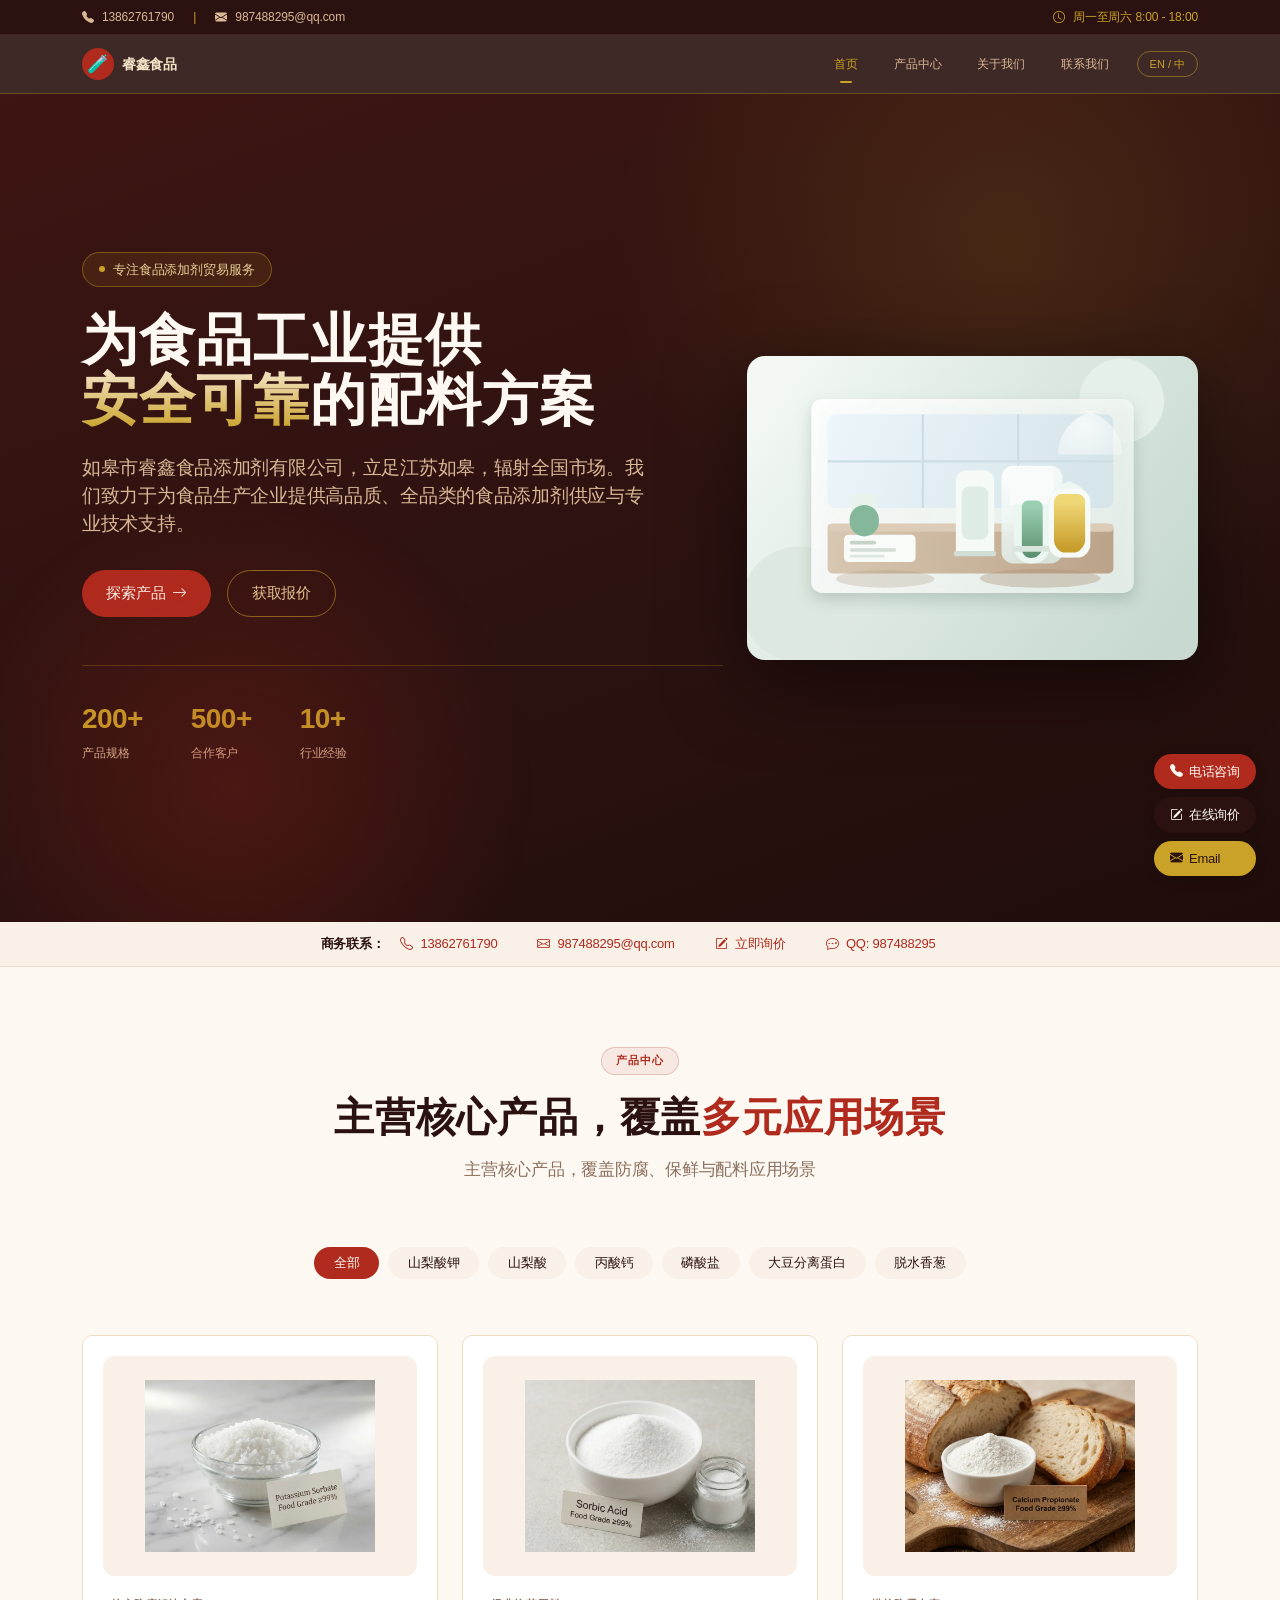
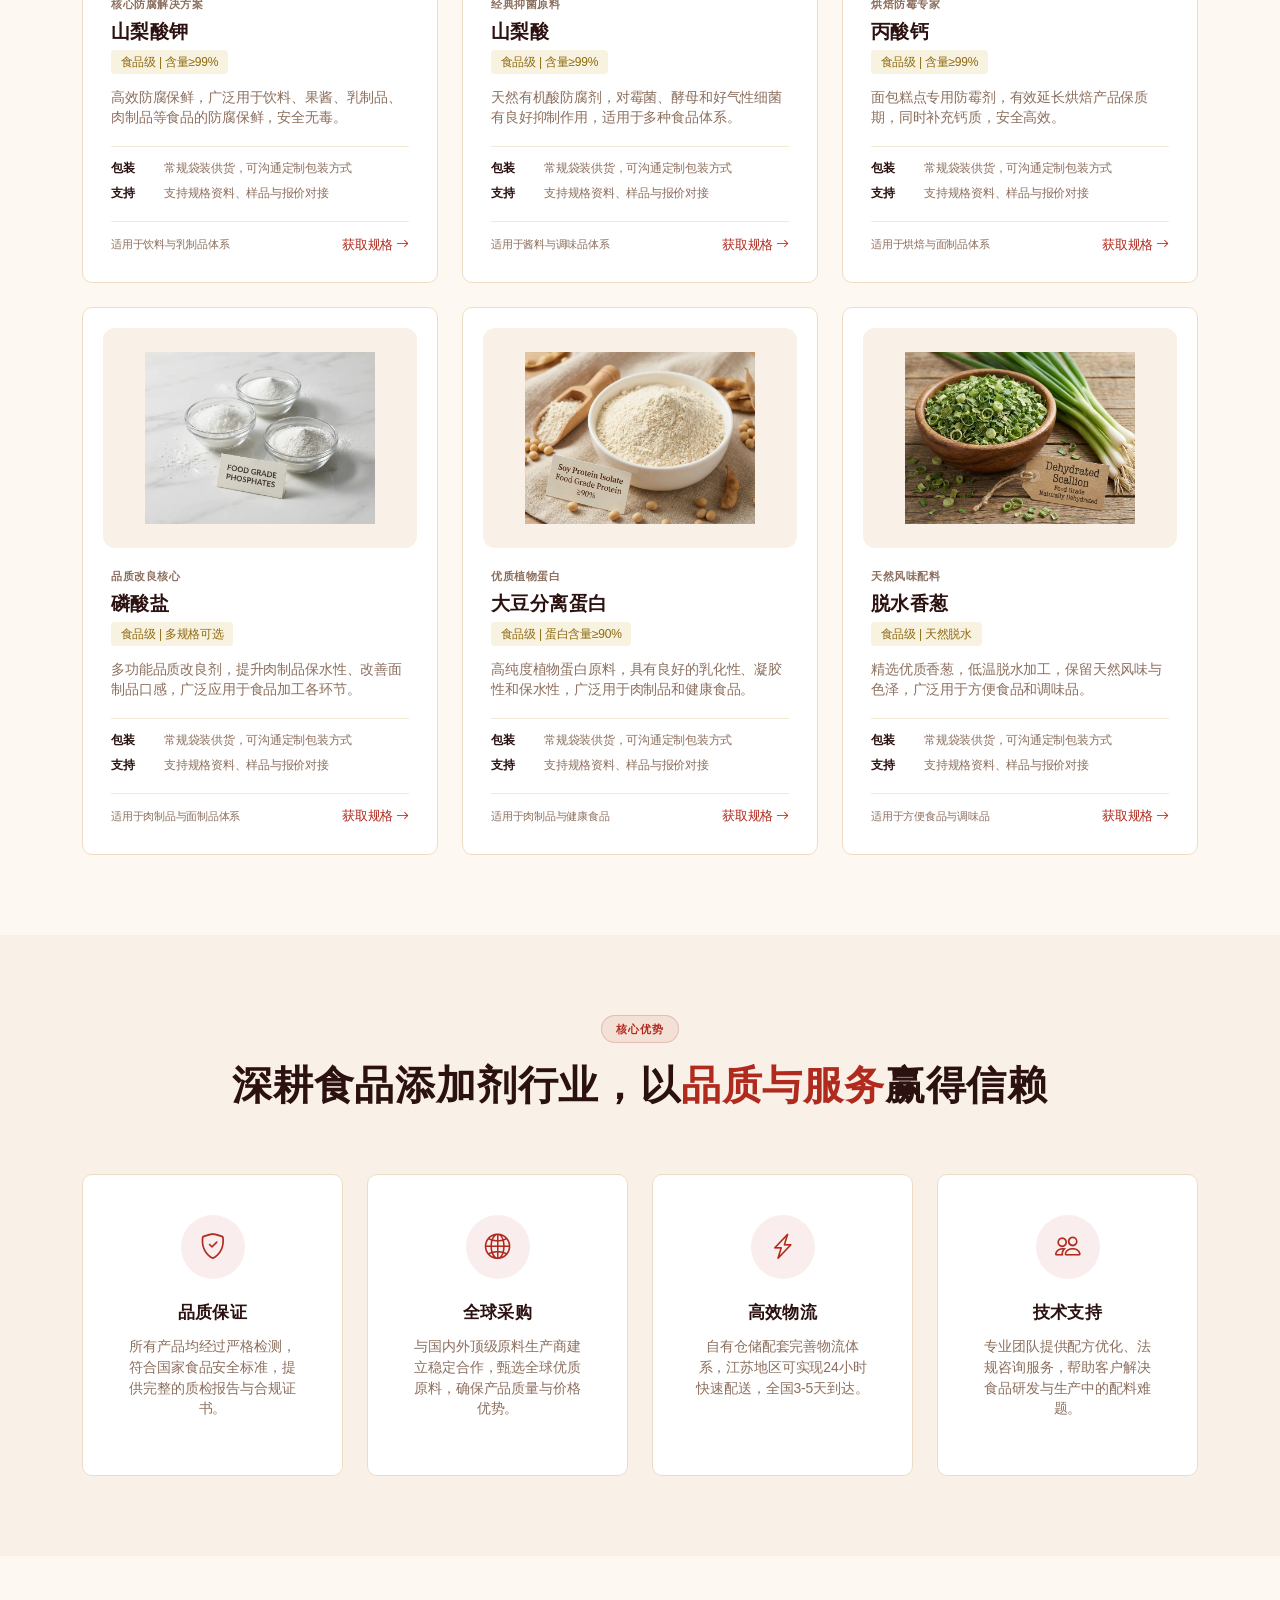
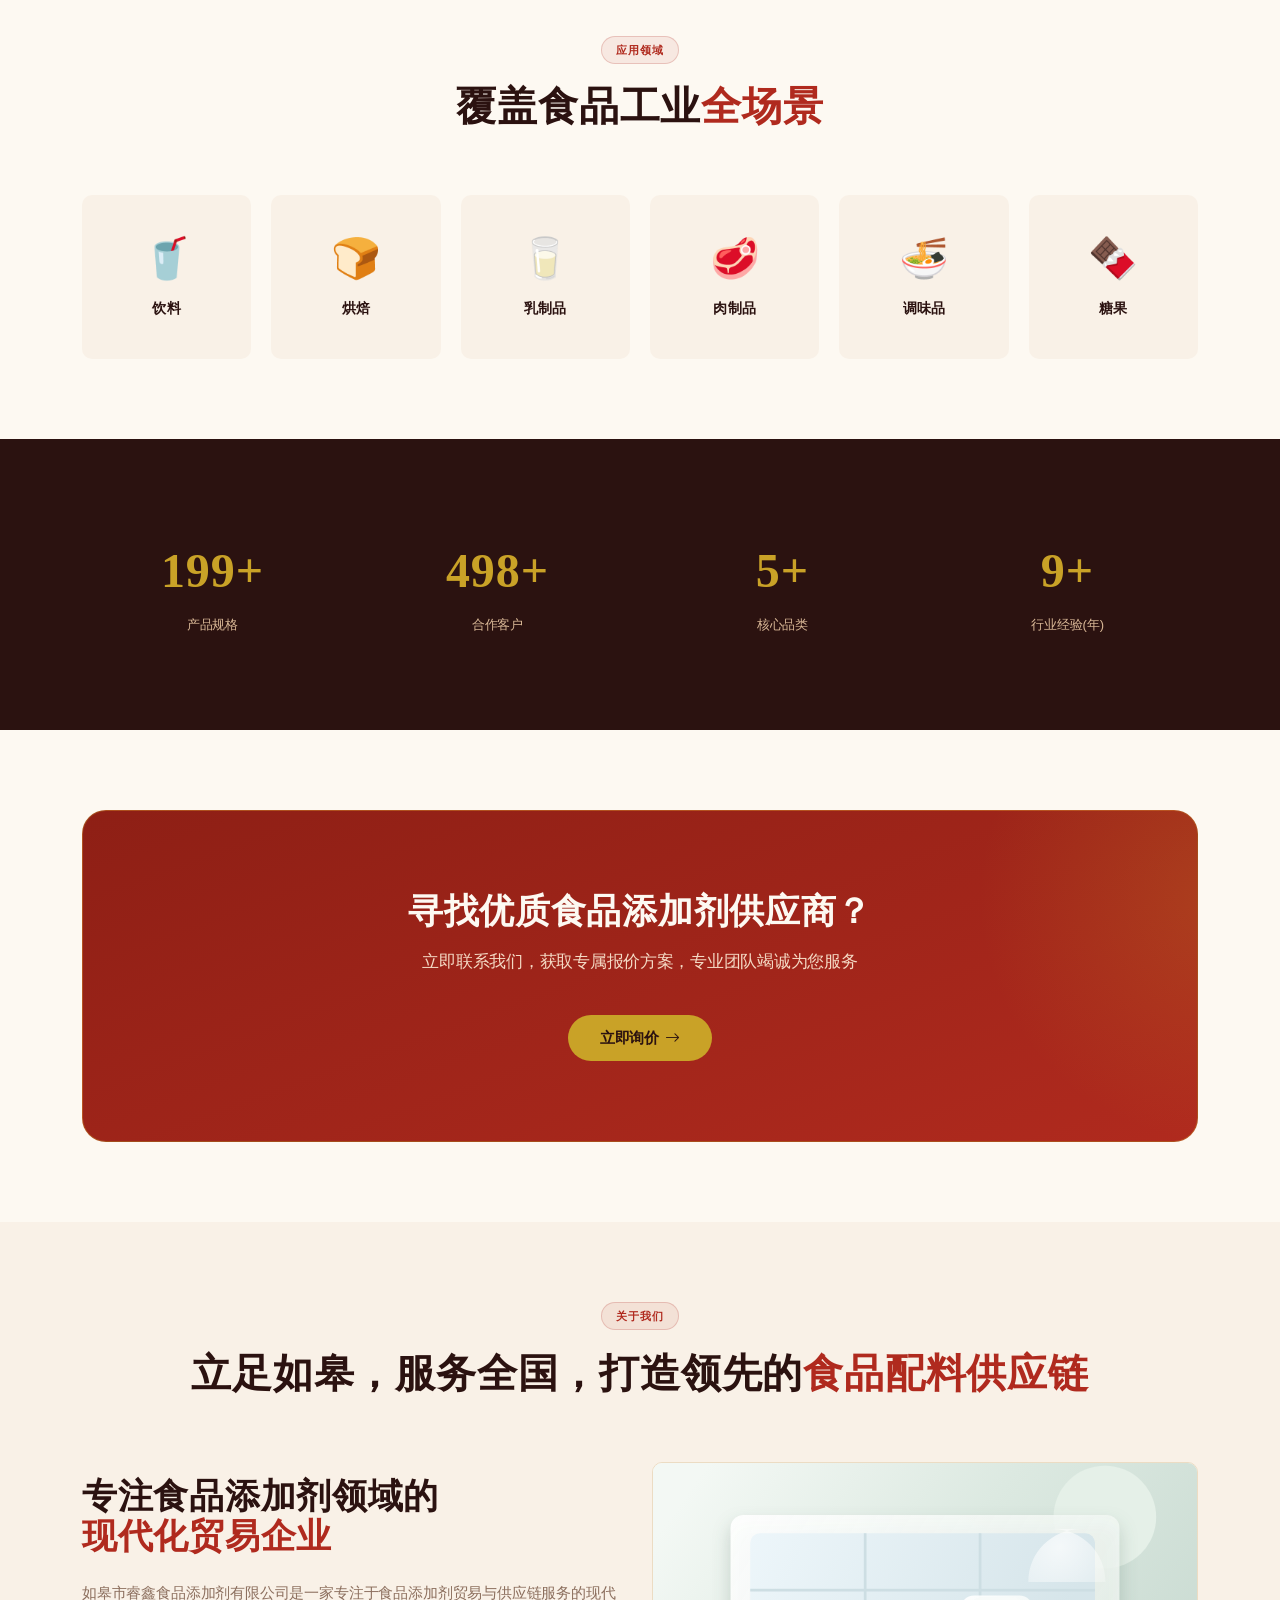
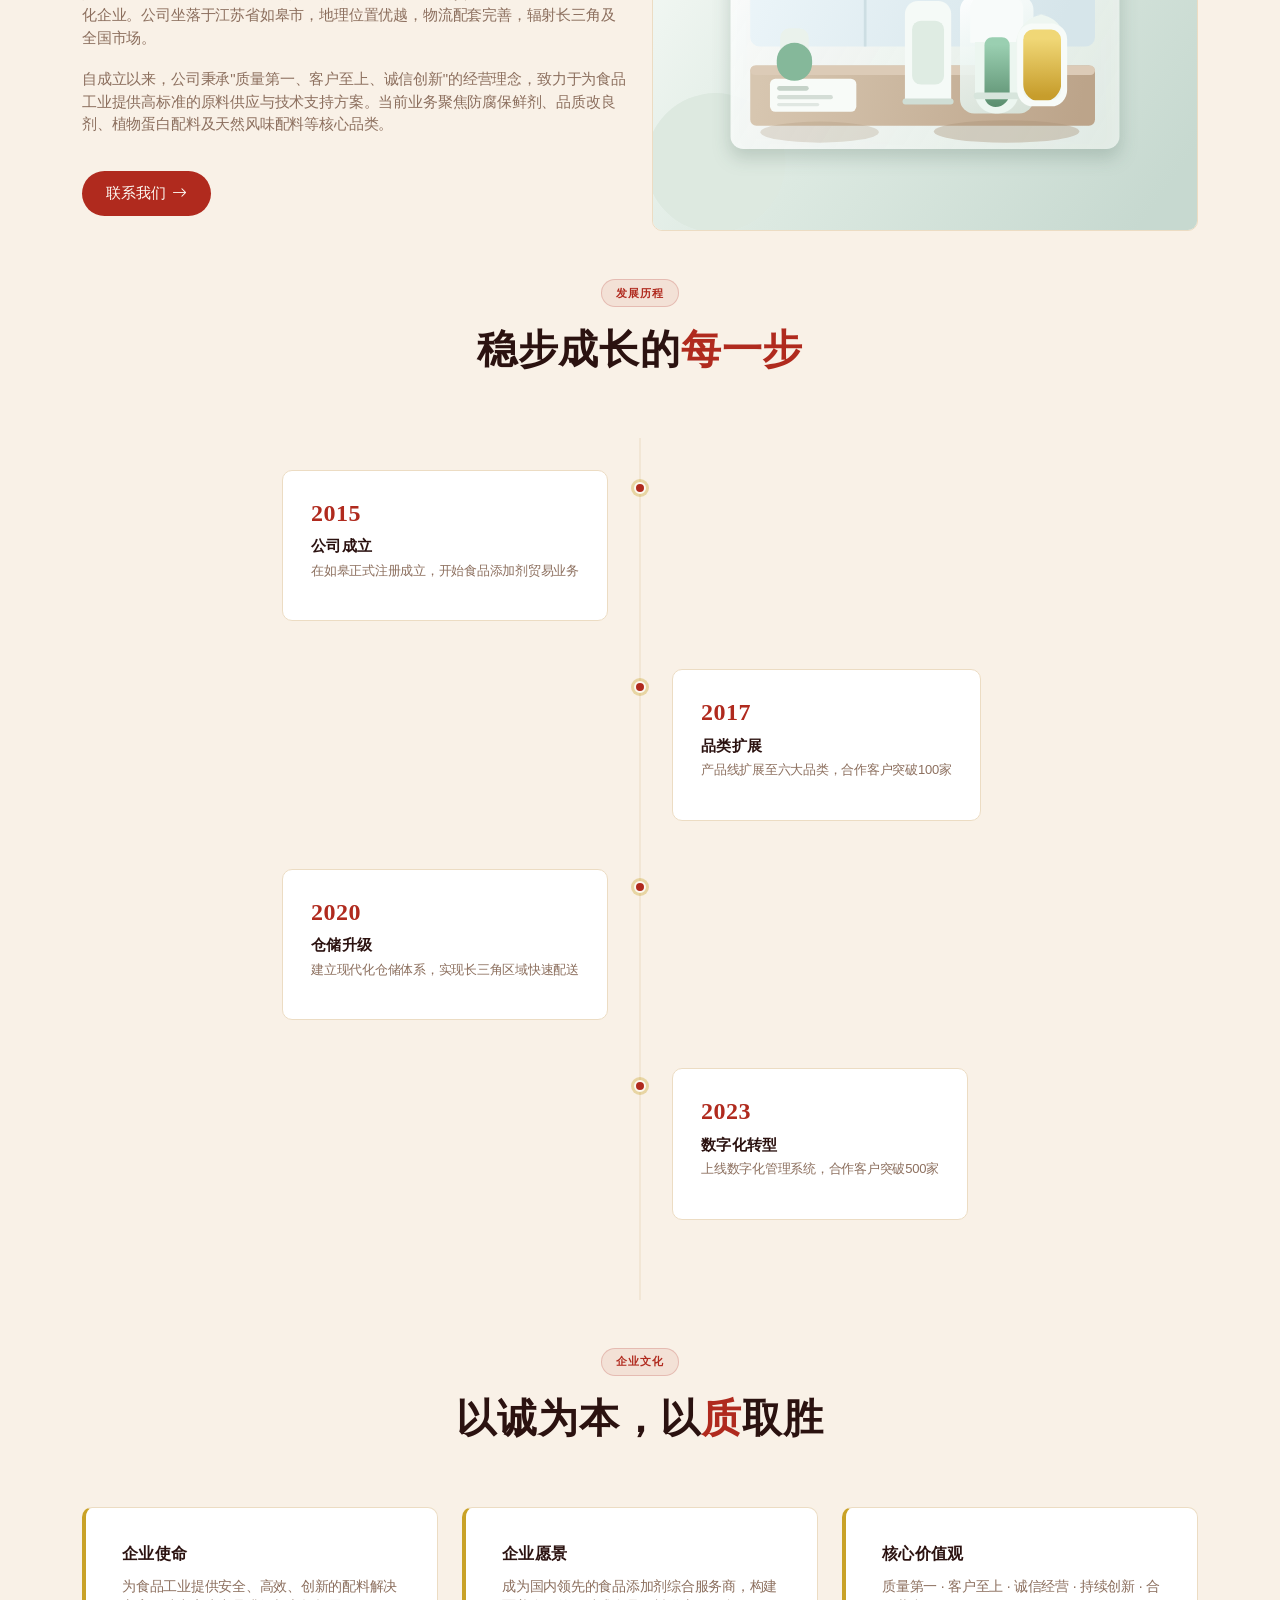
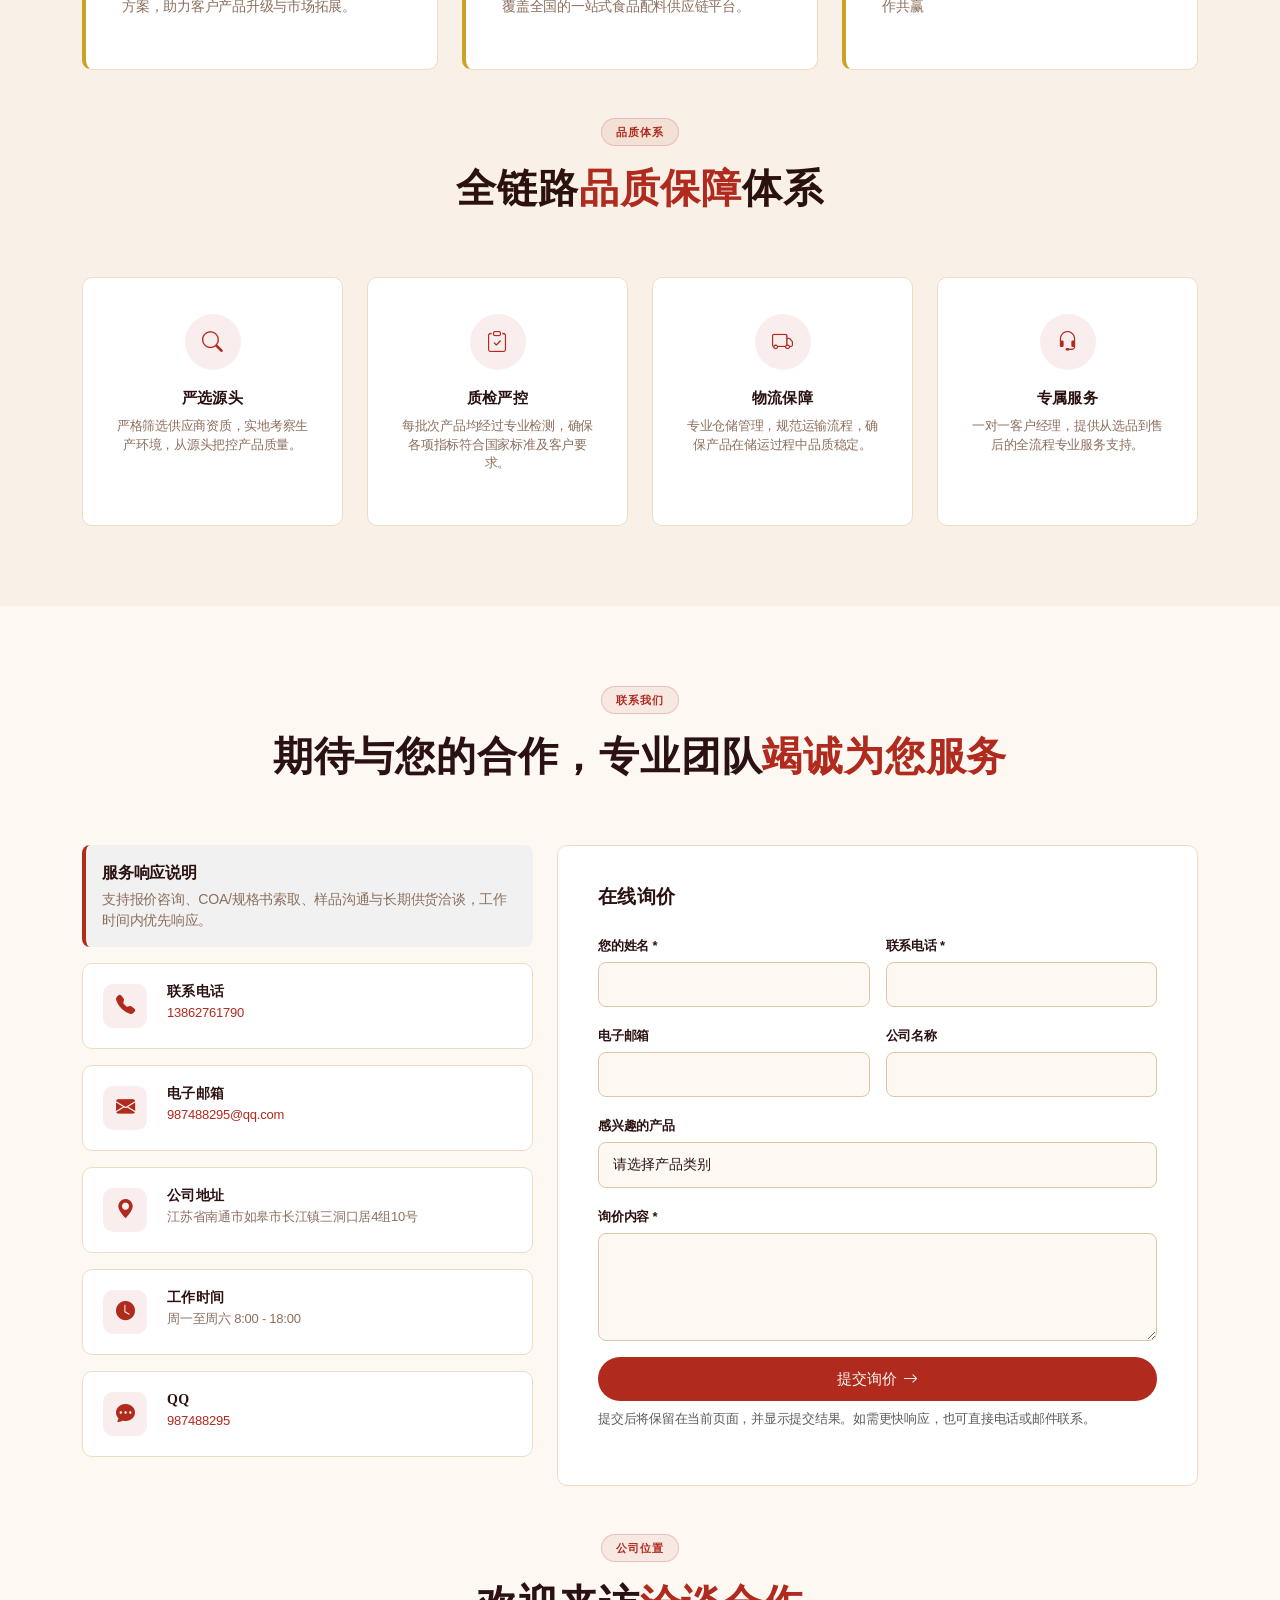
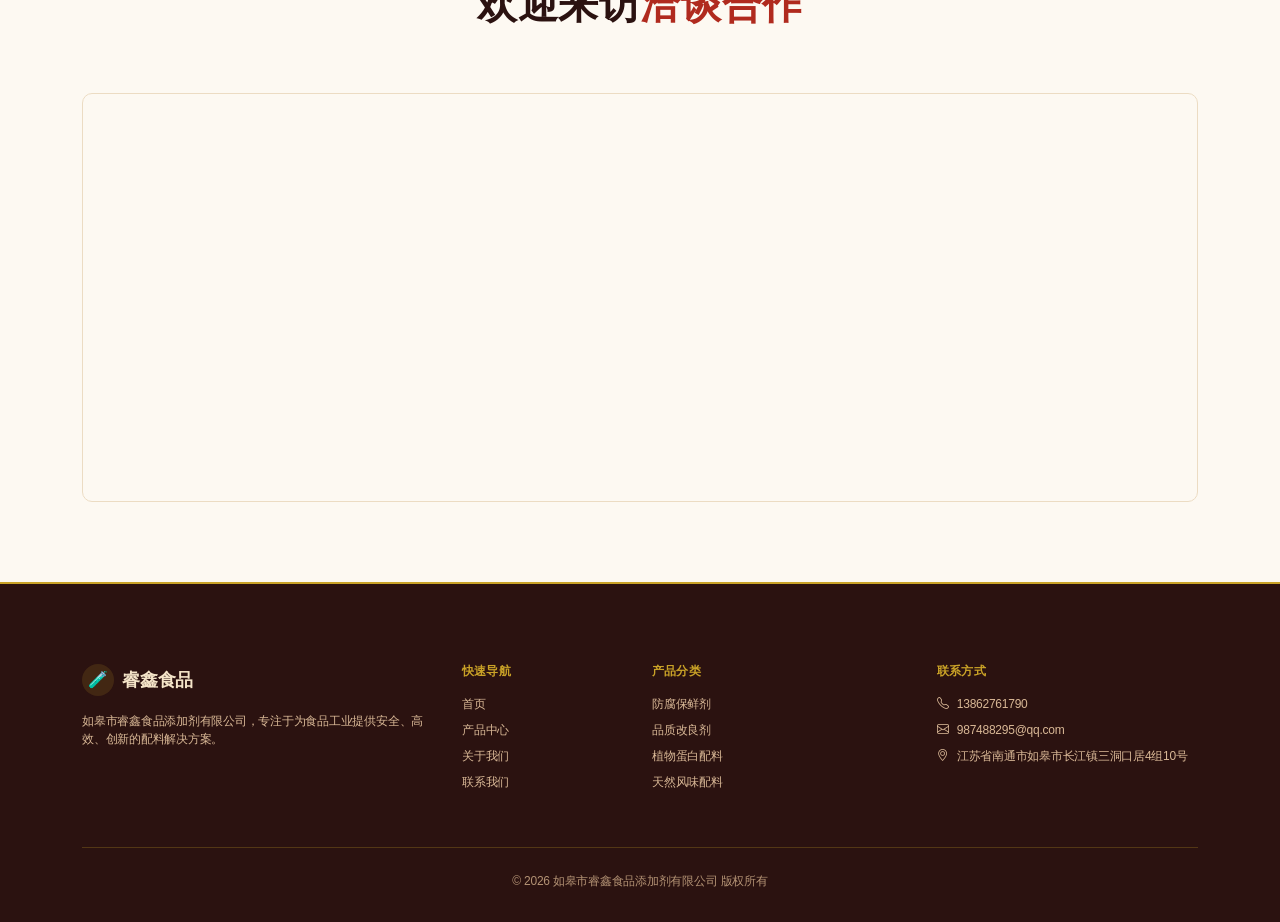
<file: variants/cinnabar.html>
<!DOCTYPE html>
<html lang="zh-CN">
<head>
    <meta charset="UTF-8">
    <meta name="viewport" content="width=device-width, initial-scale=1.0">
    <title>朱砂国风 Cinnabar · 睿鑫食品风格变体</title>
    <meta name="description" content="如皋市睿鑫食品添加剂有限公司，专注食品添加剂贸易与供应链服务，提供防腐保鲜剂、品质改良剂、植物蛋白配料及天然风味配料等专业食品配料方案。">
    <meta name="keywords" content="食品添加剂,防腐保鲜剂,品质改良剂,植物蛋白配料,天然风味配料,磷酸盐,山梨酸钾,大豆分离蛋白,如皋,睿鑫食品">
    <meta property="og:type" content="website">
    <meta property="og:title" content="如皋市睿鑫食品添加剂有限公司 | 专业的防腐保鲜与食品配料供应商">
    <meta property="og:description" content="专注食品添加剂领域，为您提供防腐保鲜剂、品质改良剂、植物蛋白及天然风味配料等安全可靠的食品配料方案。">
    <meta property="og:image" content="https://ruixinfood.com/images/og-image.svg">
    <meta property="og:url" content="https://ruixinfood.com/">
    <link rel="canonical" href="https://ruixinfood.com/">
    <meta name="theme-color" content="#0066cc">
    <link rel="icon" href="data:image/svg+xml,%3Csvg xmlns='http://www.w3.org/2000/svg' viewBox='0 0 100 100'%3E%3Ccircle cx='50' cy='50' r='48' fill='%230066cc'/%3E%3Ctext x='50' y='68' font-size='52' text-anchor='middle' fill='%23fff' font-family='sans-serif' font-weight='600'%3E%E7%9D%BF%3C/text%3E%3C/svg%3E">

    <!-- JSON-LD Structured Data for SEO -->
    <script type="application/ld+json">
    {
      "@context": "https://schema.org",
      "@type": "LocalBusiness",
      "name": "如皋市睿鑫食品添加剂有限公司",
      "alternateName": "Rugao Ruixin Food Additives Co., Ltd.",
      "image": "images/og-image.svg",
      "telephone": "13862761790",
      "email": "987488295@qq.com",
      "address": {
        "@type": "PostalAddress",
        "streetAddress": "三洞口居4组10号",
        "addressLocality": "如皋市",
        "addressRegion": "江苏省",
        "addressCountry": "CN"
      },
      "url": "https://ruixinfood.com",
      "priceRange": "$$",
      "description": "专业的食品添加剂与配料方案供应商，主营山梨酸钾、山梨酸、丙酸钙、磷酸盐、大豆分离蛋白及脱水香葱等优质防腐保鲜与食品添加原料。"
    }
    </script>

    <link rel="preconnect" href="https://cdn.jsdelivr.net" crossorigin>
    <!-- Bootstrap 5 CSS -->
    <link href="https://cdn.jsdelivr.net/npm/bootstrap@5.3.3/dist/css/bootstrap.min.css" rel="stylesheet">
    <!-- Bootstrap Icons -->
    <link href="https://cdn.jsdelivr.net/npm/bootstrap-icons@1.11.3/font/bootstrap-icons.min.css" rel="stylesheet">
    <!-- AOS Animation -->
    <link href="https://cdn.jsdelivr.net/npm/aos@2.3.4/dist/aos.css" rel="stylesheet">

        <style>
        :root {
            --primary: #0066cc;
            --primary-dark: #0055b3;
            --primary-light: #2997ff;
            --accent: #0066cc;
            --accent-dark: #0055b3;
            --dark: #1d1d1f;
            --dark-light: #272729;
            --gray-100: #f5f5f7;
            --gray-200: #e0e0e0;
            --gray-600: #7a7a7a;
            --white: #ffffff;
            --font-body: "SF Pro Text", "SF Pro Display", -apple-system, BlinkMacSystemFont, "PingFang SC", "Segoe UI", "Microsoft YaHei", Roboto, sans-serif;
            --shadow-sm: none;
            --shadow-md: none;
            --shadow-lg: none;
            --transition: all 0.2s cubic-bezier(0.25, 1, 0.5, 1);
        }

        * { margin: 0; padding: 0; box-sizing: border-box; }

        html { scroll-behavior: smooth; scroll-padding-top: 76px; }

        ::selection { background: rgba(0, 102, 204, 0.2); }

        a:focus-visible, button:focus-visible, .form-control:focus-visible, .form-select:focus-visible {
            outline: 2px solid var(--primary-focus, #0071e3);
            outline-offset: 2px;
        }

        @media (prefers-reduced-motion: reduce) {
            html { scroll-behavior: auto; }
            *, *::before, *::after {
                animation-duration: 0.01ms !important;
                animation-iteration-count: 1 !important;
                transition-duration: 0.01ms !important;
            }
        }

        body {
            font-family: var(--font-body);
            color: var(--dark);
            background-color: var(--white);
            line-height: 1.5;
            letter-spacing: -0.015em;
            overflow-x: hidden;
            -webkit-font-smoothing: antialiased;
            -moz-osx-font-smoothing: grayscale;
        }

        /* ─── Top Bar ─── */
        .top-bar {
            background: #121212;
            color: #a1a1a6;
            font-size: 12px;
            padding: 0.5rem 0;
            border-bottom: 1px solid rgba(255, 255, 255, 0.08);
            letter-spacing: -0.01em;
        }
        .top-bar a { color: #a1a1a6; text-decoration: none; transition: var(--transition); }
        .top-bar a:hover { color: var(--white); }
        .top-bar .bi { margin-right: 0.3rem; }

        /* ─── Navbar ─── */
        .navbar {
            background: rgba(22, 22, 23, 0.8) !important;
            backdrop-filter: saturate(180%) blur(20px);
            -webkit-backdrop-filter: saturate(180%) blur(20px);
            border-bottom: 1px solid rgba(255, 255, 255, 0.08);
            padding: 0.5rem 0;
            transition: var(--transition);
        }
        .navbar.scrolled {
            background: rgba(22, 22, 23, 0.85) !important;
        }
        .navbar-brand {
            font-weight: 600;
            font-size: 14px;
            color: #f5f5f7 !important;
            display: flex;
            align-items: center;
            gap: 0.5rem;
            letter-spacing: -0.02em;
        }
        .navbar-brand .brand-icon {
            width: 32px; height: 32px;
            background: rgba(255,255,255,0.1);
            border-radius: 50%;
            display: flex; align-items: center; justify-content: center;
            color: #fff; font-size: 1.1rem;
            box-shadow: none;
            transition: var(--transition);
        }
        .navbar-brand:hover .brand-icon {
            background: rgba(255,255,255,0.2);
        }
        .nav-link {
            font-size: 12px;
            font-weight: 400;
            color: #cccccc !important;
            padding: 0.5rem 1rem !important;
            transition: var(--transition);
            position: relative;
            letter-spacing: -0.01em;
        }
        .nav-link:hover, .nav-link.active {
            color: var(--white) !important;
        }
        .nav-link.active::after {
            content: '';
            position: absolute;
            bottom: -2px; left: 50%;
            transform: translateX(-50%);
            width: 12px; height: 2px;
            background: var(--white);
            border-radius: 1px;
        }
        .btn-lang {
            border: 1px solid rgba(255,255,255,0.35);
            color: #f5f5f7;
            font-size: 11px;
            font-weight: 400;
            padding: 0.25rem 0.75rem;
            border-radius: 9999px;
            background: transparent;
            cursor: pointer;
            transition: var(--transition);
        }
        .btn-lang:hover {
            background: rgba(255, 255, 255, 0.1);
            border-color: var(--white);
            color: var(--white);
        }

        /* ─── Hero Section ─── */
        .hero-section {
            background: #000000;
            min-height: 92vh;
            display: flex;
            align-items: center;
            position: relative;
            overflow: hidden;
            color: var(--white);
        }
        .hero-section::before {
            content: '';
            position: absolute;
            top: -30%; right: -10%;
            width: 800px; height: 800px;
            background: radial-gradient(circle, rgba(0, 102, 204, 0.15) 0%, transparent 70%);
            border-radius: 50%;
            pointer-events: none;
        }
        .hero-section::after {
            content: '';
            position: absolute;
            bottom: -20%; left: -5%;
            width: 600px; height: 600px;
            background: radial-gradient(circle, rgba(41, 151, 255, 0.08) 0%, transparent 70%);
            border-radius: 50%;
            pointer-events: none;
        }
        .hero-badge {
            display: inline-flex;
            align-items: center;
            gap: 0.5rem;
            background: rgba(255, 255, 255, 0.06);
            border: 1px solid rgba(255, 255, 255, 0.12);
            padding: 0.4rem 1rem;
            border-radius: 9999px;
            font-size: 13px;
            margin-bottom: 1.5rem;
            color: #f5f5f7;
            letter-spacing: -0.01em;
        }
        .hero-badge .dot {
            width: 6px; height: 6px;
            background: var(--primary-light);
            border-radius: 50%;
            animation: pulse 2s infinite;
        }
        @keyframes pulse {
            0%, 100% { opacity: 1; }
            50% { opacity: 0.4; }
        }
        .hero-section h1 {
            font-family: "SF Pro Display", var(--font-body);
            font-size: clamp(2.2rem, 5vw, 3.5rem);
            font-weight: 600;
            line-height: 1.07;
            letter-spacing: -0.03em;
            margin-bottom: 1.5rem;
        }
        .hero-section h1 .highlight {
            background: linear-gradient(180deg, #ffffff 0%, #a1a1a6 100%);
            -webkit-background-clip: text;
            -webkit-text-fill-color: transparent;
            background-clip: text;
        }
        .hero-section .lead {
            font-size: 19px;
            font-weight: 300;
            color: #a1a1a6;
            max-width: 580px;
            margin-bottom: 2rem;
            line-height: 1.47;
            letter-spacing: -0.015em;
        }
        .hero-stats {
            display: flex;
            gap: 3rem;
            margin-top: 3rem;
            padding-top: 2rem;
            border-top: 1px solid rgba(255, 255, 255, 0.1);
        }
        .hero-stat strong {
            display: block;
            font-size: 28px;
            font-weight: 600;
            color: var(--white);
            letter-spacing: -0.02em;
        }
        .hero-stat span {
            font-size: 12px;
            color: #a1a1a6;
            letter-spacing: -0.01em;
        }
        .hero-img-wrapper {
            position: relative;
            text-align: center;
        }
        .hero-img-wrapper img {
            max-width: 100%;
            filter: drop-shadow(0 20px 40px rgba(0,0,0,0.5));
            border-radius: 18px;
            transition: var(--transition);
        }
        .hero-img-wrapper img:hover {
            transform: scale(1.01);
            filter: drop-shadow(0 25px 50px rgba(0,0,0,0.6));
        }

        /* ─── Buttons ─── */
        .btn-primary-custom, .btn-accent {
            background: var(--primary);
            color: var(--white);
            border: none;
            padding: 11px 24px;
            border-radius: 9999px;
            font-weight: 400;
            font-size: 15px;
            transition: var(--transition);
            text-decoration: none;
            display: inline-flex;
            align-items: center;
            gap: 0.4rem;
            box-shadow: none !important;
            cursor: pointer;
            letter-spacing: -0.01em;
        }
        .btn-primary-custom:hover, .btn-accent:hover {
            background: var(--primary-focus, #0071e3);
            color: var(--white);
        }
        .btn-primary-custom:active, .btn-accent:active {
            transform: scale(0.96);
        }
        .btn-outline-custom {
            border: 1px solid rgba(255,255,255,0.45);
            color: var(--white);
            padding: 11px 24px;
            border-radius: 9999px;
            font-weight: 400;
            font-size: 15px;
            transition: var(--transition);
            text-decoration: none;
            display: inline-flex;
            align-items: center;
            gap: 0.4rem;
            background: transparent;
            cursor: pointer;
            letter-spacing: -0.01em;
        }
        .btn-outline-custom:hover {
            background: rgba(255, 255, 255, 0.1);
            border-color: var(--white);
            color: var(--white);
        }
        .btn-outline-custom:active {
            transform: scale(0.96);
        }
        .btn-pill-light {
            background: var(--gray-100);
            color: var(--dark);
            border: none;
            padding: 11px 24px;
            border-radius: 9999px;
            font-weight: 400;
            font-size: 14px;
            transition: var(--transition);
            cursor: pointer;
            letter-spacing: -0.01em;
        }
        .btn-pill-light:hover { background: #e8e8ed; color: var(--dark); }
        .btn-pill-light:active { transform: scale(0.96); }

        /* ─── Section Styles ─── */
        .section-padding { padding: 80px 0; }
        .section-bg { background: var(--gray-100); }

        .section-header {
            text-align: center;
            margin-bottom: 4rem;
        }
        .section-badge {
            display: inline-block;
            padding: 0.3rem 0.9rem;
            background: rgba(0, 102, 204, 0.08);
            border: none;
            border-radius: 9999px;
            font-size: 11px;
            color: var(--primary);
            font-weight: 600;
            letter-spacing: 0.08em;
            text-transform: uppercase;
            margin-bottom: 1.2rem;
        }
        .section-header h2 {
            font-family: "SF Pro Display", var(--font-body);
            font-size: clamp(1.8rem, 3.5vw, 2.5rem);
            font-weight: 600;
            color: var(--dark);
            letter-spacing: -0.025em;
            margin-bottom: 1rem;
        }
        .section-header h2 em {
            font-style: normal;
            color: var(--primary);
        }
        .section-header p {
            color: var(--gray-600);
            font-size: 17px;
            font-weight: 400;
            max-width: 600px;
            margin: 0 auto;
            line-height: 1.47;
            letter-spacing: -0.015em;
        }

        /* ─── Contact Strip ─── */
        .contact-strip {
            background: var(--gray-100);
            border-bottom: 1px solid #e5e5e7;
            color: var(--dark);
            padding: 0.75rem 0;
            font-size: 13px;
        }
        .contact-strip a {
            color: var(--primary);
            text-decoration: none;
            margin-right: 1.5rem;
            font-weight: 400;
            transition: var(--transition);
        }
        .contact-strip a:hover { opacity: 0.8; }
        .contact-strip .bi { color: var(--primary); margin-right: 0.25rem; }

        /* ─── Product Cards ─── */
        .product-filter {
            display: flex;
            flex-wrap: wrap;
            justify-content: center;
            gap: 0.6rem;
            margin-bottom: 3.5rem;
        }
        .filter-btn {
            padding: 0.4rem 1.2rem;
            border: none;
            border-radius: 9999px;
            background: var(--gray-100);
            font-size: 13px;
            font-weight: 400;
            color: var(--dark);
            cursor: pointer;
            transition: var(--transition);
        }
        .filter-btn:hover { background: #e8e8ed; }
        .filter-btn:active { transform: scale(0.96); }
        .filter-btn.active {
            background: var(--dark);
            color: var(--white);
        }

        .product-card {
            background: var(--white);
            border-radius: 18px;
            overflow: hidden;
            box-shadow: none;
            transition: var(--transition);
            height: 100%;
            border: 1px solid #e5e5e7;
            padding: 1.25rem;
            display: flex;
            flex-direction: column;
        }
        .product-card:hover {
            border-color: #d2d2d7;
        }
        .product-card-img {
            height: 220px;
            overflow: hidden;
            background: var(--gray-100);
            border-radius: 12px;
            padding: 1.5rem;
            display: flex;
            align-items: center;
            justify-content: center;
            transition: var(--transition);
        }
        .product-card-img img {
            max-width: 100%;
            max-height: 100%;
            object-fit: contain;
            transition: transform 0.4s cubic-bezier(0.25, 1, 0.5, 1), filter 0.4s ease;
        }
        .product-card:hover .product-card-img img {
            transform: scale(1.05);
            filter: drop-shadow(0 8px 24px rgba(0,0,0,0.12));
        }
        .product-card-body {
            padding: 1.25rem 0.5rem 0.5rem 0.5rem;
            display: flex;
            flex-direction: column;
            flex-grow: 1;
        }
        .product-tagline {
            font-size: 11px;
            color: var(--gray-600);
            font-weight: 600;
            text-transform: uppercase;
            letter-spacing: 0.05em;
            margin-bottom: 0.5rem;
        }
        .product-card-body h3 {
            font-family: "SF Pro Text", var(--font-body);
            font-size: 19px;
            font-weight: 600;
            color: var(--dark);
            margin-bottom: 0.4rem;
            letter-spacing: -0.015em;
        }
        .product-spec {
            font-size: 12px;
            color: var(--primary);
            font-weight: 400;
            margin-bottom: 0.8rem;
            padding: 0.2rem 0.6rem;
            background: rgba(0,102,204,0.06);
            border-radius: 4px;
            display: inline-block;
            width: fit-content;
        }
        .product-card-body p {
            font-size: 14px;
            color: var(--gray-600);
            margin-bottom: 1.2rem;
            line-height: 1.43;
            letter-spacing: -0.01em;
        }
        .product-facts {
            display: flex;
            flex-direction: column;
            gap: 0.5rem;
            margin-top: auto;
            margin-bottom: 1.2rem;
            padding-top: 0.8rem;
            border-top: 1px solid #f5f5f7;
        }
        .product-fact {
            font-size: 12px;
            color: var(--gray-600);
            line-height: 1.4;
        }
        .product-fact strong {
            color: var(--dark);
            margin-right: 0.5rem;
            min-width: 45px;
            display: inline-block;
        }
        .product-card-footer {
            display: flex;
            justify-content: space-between;
            align-items: center;
            padding-top: 0.8rem;
            border-top: 1px solid #f5f5f7;
        }
        .product-card-footer .note {
            font-size: 11px;
            color: var(--gray-600);
        }
        .product-card-footer a {
            color: var(--primary);
            font-weight: 400;
            font-size: 13px;
            text-decoration: none;
            transition: var(--transition);
            display: inline-flex;
            align-items: center;
            gap: 0.2rem;
        }
        .product-card-footer a:hover { opacity: 0.85; }

        /* ─── Features / Why Us ─── */
        .feature-card {
            background: var(--white);
            border-radius: 18px;
            padding: 2.5rem;
            text-align: center;
            box-shadow: none;
            transition: var(--transition);
            height: 100%;
            border: 1px solid #e5e5e7;
        }
        .feature-card:hover {
            border-color: #d2d2d7;
        }
        .feature-icon {
            width: 64px; height: 64px;
            background: rgba(0,102,204,0.06);
            border-radius: 50%;
            display: flex; align-items: center; justify-content: center;
            margin: 0 auto 1.5rem;
            font-size: 1.6rem;
            color: var(--primary);
        }
        .feature-card h3 {
            font-size: 17px;
            font-weight: 600;
            color: var(--dark);
            margin-bottom: 0.8rem;
            letter-spacing: -0.015em;
        }
        .feature-card p {
            font-size: 14px;
            color: var(--gray-600);
            line-height: 1.47;
            letter-spacing: -0.01em;
        }

        /* ─── Application Areas ─── */
        .app-grid {
            display: grid;
            grid-template-columns: repeat(6, 1fr);
            gap: 1.25rem;
        }
        .app-item {
            text-align: center;
            padding: 2rem 1rem;
            background: var(--gray-100);
            border-radius: 18px;
            box-shadow: none;
            transition: var(--transition);
            border: 1px solid transparent;
        }
        .app-item:hover {
            background: var(--white);
            border-color: #d2d2d7;
            transform: translateY(-2px);
        }
        .app-item .app-icon {
            font-size: 2.5rem;
            margin-bottom: 0.8rem;
            transition: transform 0.3s cubic-bezier(0.25, 1, 0.5, 1);
            display: inline-block;
        }
        .app-item:hover .app-icon {
            transform: scale(1.15);
        }
        .app-item h4 {
            font-size: 14px;
            font-weight: 600;
            color: var(--dark);
            letter-spacing: -0.012em;
        }

        /* ─── Stats Section ─── */
        .stats-section {
            background: #1d1d1f;
            color: var(--white);
            padding: 80px 0;
            position: relative;
        }
        .stat-item {
            text-align: center;
            padding: 1rem;
        }
        .stat-number {
            font-family: "SF Pro Display", var(--font-body);
            font-size: 48px;
            font-weight: 600;
            color: var(--white);
            display: block;
            letter-spacing: -0.03em;
        }
        .stat-label {
            font-size: 13px;
            color: #a1a1a6;
            margin-top: 0.5rem;
            letter-spacing: -0.01em;
        }

        /* ─── CTA Section ─── */
        .cta-section {
            background: #1d1d1f;
            border-radius: 24px;
            padding: 5rem 3rem;
            text-align: center;
            color: var(--white);
            position: relative;
            overflow: hidden;
            border: 1px solid rgba(255,255,255,0.05);
        }
        .cta-section::before {
            content: '';
            position: absolute;
            top: -50%; right: -25%;
            width: 500px; height: 500px;
            background: radial-gradient(circle, rgba(0,102,204,0.12) 0%, transparent 70%);
            border-radius: 50%;
            pointer-events: none;
        }
        .cta-section h2 { 
            font-family: "SF Pro Display", var(--font-body);
            font-size: 2.2rem; 
            font-weight: 600; 
            margin-bottom: 1rem; 
            letter-spacing: -0.025em;
        }
        .cta-section p { 
            font-size: 17px; 
            color: #a1a1a6; 
            margin-bottom: 2.5rem; 
            font-weight: 300;
            letter-spacing: -0.015em;
        }
        .btn-accent {
            background: var(--primary);
            color: var(--white);
            border: none;
            padding: 12px 32px;
            border-radius: 9999px;
            font-weight: 400;
            font-size: 15px;
            transition: var(--transition);
            text-decoration: none;
            display: inline-flex;
            align-items: center;
            gap: 0.4rem;
        }
        .btn-accent:hover {
            background: var(--primary-focus, #0071e3);
            color: var(--white);
        }

        /* ─── About Section ─── */
        .about-content h2 {
            font-family: "SF Pro Display", var(--font-body);
            font-size: 2.2rem;
            font-weight: 600;
            color: var(--dark);
            margin-bottom: 1.5rem;
            letter-spacing: -0.025em;
            line-height: 1.15;
        }
        .about-content h2 em {
            font-style: normal;
            color: var(--primary);
        }
        .about-content p {
            color: var(--gray-600);
            margin-bottom: 1.2rem;
            font-size: 15px;
            line-height: 1.5;
            letter-spacing: -0.012em;
        }
        .about-image {
            border-radius: 18px;
            overflow: hidden;
            box-shadow: none;
            border: 1px solid #e5e5e7;
        }
        .about-image img {
            width: 100%;
            height: 100%;
            object-fit: cover;
            transition: var(--transition);
        }
        .about-image:hover img {
            transform: scale(1.02);
        }

        /* ─── Timeline ─── */
        .timeline {
            position: relative;
            padding: 2rem 0;
        }
        .timeline::before {
            content: '';
            position: absolute;
            left: 50%;
            transform: translateX(-50%);
            width: 1px;
            height: 100%;
            background: var(--gray-200);
            top: 0;
        }
        .timeline-item {
            display: flex;
            justify-content: flex-end;
            padding-right: calc(50% + 2rem);
            margin-bottom: 3rem;
            position: relative;
        }
        .timeline-item:nth-child(even) {
            justify-content: flex-start;
            padding-right: 0;
            padding-left: calc(50% + 2rem);
        }
        .timeline-item::before {
            content: '';
            position: absolute;
            left: calc(50% - 6px);
            top: 0.75rem;
            width: 12px; height: 12px;
            background: var(--primary);
            border: 2px solid var(--white);
            border-radius: 50%;
            box-shadow: 0 0 0 3px rgba(0, 102, 204, 0.15);
            z-index: 1;
        }
        .timeline-content {
            background: var(--white);
            padding: 1.5rem 1.75rem;
            border-radius: 18px;
            box-shadow: none;
            border: 1px solid #e5e5e7;
            max-width: 440px;
        }
        .timeline-content:hover {
            border-color: #d2d2d7;
        }
        .timeline-year {
            font-family: "SF Pro Display", var(--font-body);
            font-size: 1.5rem;
            font-weight: 600;
            color: var(--primary);
            margin-bottom: 0.4rem;
            letter-spacing: -0.02em;
        }
        .timeline-content h4 {
            font-size: 15px;
            font-weight: 600;
            color: var(--dark);
            margin-bottom: 0.4rem;
            letter-spacing: -0.012em;
        }
        .timeline-content p {
            font-size: 13px;
            color: var(--gray-600);
            line-height: 1.43;
        }

        /* ─── Values ─── */
        .value-card {
            background: var(--white);
            border-radius: 18px;
            padding: 2.25rem;
            box-shadow: none;
            transition: var(--transition);
            height: 100%;
            border: 1px solid #e5e5e7;
            border-left: 4px solid var(--primary);
        }
        .value-card:hover {
            border-color: #d2d2d7;
        }
        .value-card h3 {
            font-size: 16px;
            font-weight: 600;
            color: var(--dark);
            margin-bottom: 0.8rem;
            letter-spacing: -0.015em;
        }
        .value-card p {
            font-size: 14px;
            color: var(--gray-600);
            line-height: 1.47;
        }

        /* ─── Quality System ─── */
        .quality-card {
            text-align: center;
            padding: 2.25rem 1.75rem;
            background: var(--white);
            border-radius: 18px;
            box-shadow: none;
            transition: var(--transition);
            height: 100%;
            border: 1px solid #e5e5e7;
        }
        .quality-card:hover {
            border-color: #d2d2d7;
        }
        .quality-icon {
            width: 56px; height: 56px;
            background: rgba(0, 102, 204, 0.06);
            border-radius: 50%;
            display: flex; align-items: center; justify-content: center;
            margin: 0 auto 1.2rem;
            color: var(--primary);
            font-size: 1.3rem;
        }
        .quality-card h3 {
            font-size: 15px;
            font-weight: 600;
            color: var(--dark);
            margin-bottom: 0.6rem;
            letter-spacing: -0.015em;
        }
        .quality-card p {
            font-size: 13px;
            color: var(--gray-600);
            line-height: 1.43;
        }

        /* ─── Contact Section ─── */
        .contact-info-card {
            display: flex;
            align-items: flex-start;
            gap: 1.25rem;
            padding: 1.25rem;
            background: var(--white);
            border-radius: 18px;
            box-shadow: none;
            border: 1px solid #e5e5e7;
            margin-bottom: 1rem;
            transition: var(--transition);
        }
        .contact-info-card:hover {
            border-color: #d2d2d7;
        }
        .ci-icon {
            width: 44px; height: 44px;
            background: rgba(0, 102, 204, 0.06);
            border-radius: 10px;
            display: flex; align-items: center; justify-content: center;
            font-size: 1.2rem;
            color: var(--primary);
            flex-shrink: 0;
        }
        .contact-info-card h4 {
            font-size: 14px;
            font-weight: 600;
            color: var(--dark);
            margin-bottom: 0.2rem;
            letter-spacing: -0.012em;
        }
        .contact-info-card p {
            font-size: 13px;
            color: var(--gray-600);
            margin: 0;
            line-height: 1.4;
        }
        .contact-info-card a {
            color: var(--primary);
            text-decoration: none;
            font-weight: 400;
        }
        .contact-info-card a:hover { opacity: 0.85; }

        .contact-form-wrapper {
            background: var(--white);
            border-radius: 18px;
            padding: 2.5rem;
            box-shadow: none;
            border: 1px solid #e5e5e7;
        }
        .contact-form-wrapper h3 {
            font-size: 19px;
            font-weight: 600;
            color: var(--dark);
            margin-bottom: 1.5rem;
            letter-spacing: -0.015em;
        }
        .form-control, .form-select {
            border: 1px solid #d2d2d7;
            border-radius: 8px;
            padding: 0.7rem 0.9rem;
            font-size: 14px;
            background: var(--white);
            transition: var(--transition);
            color: var(--dark);
        }
        .form-control:focus, .form-select:focus {
            border-color: var(--primary);
            box-shadow: 0 0 0 4px rgba(0, 102, 204, 0.15);
            outline: none;
        }
        .form-label {
            font-size: 13px;
            font-weight: 600;
            color: var(--dark);
            margin-bottom: 0.4rem;
        }

        /* ─── Map ─── */
        .map-container {
            border-radius: 18px;
            overflow: hidden;
            border: 1px solid #e5e5e7;
        }
        .map-container iframe {
            width: 100%;
            height: 400px;
            border: none;
        }

        /* ─── Footer ─── */
        .footer {
            background: var(--gray-100);
            color: var(--gray-600);
            border-top: 1px solid #e5e5e7;
            padding: 5rem 0 2rem;
            font-size: 12px;
            line-height: 1.5;
        }
        .footer h5 {
            color: var(--dark);
            font-weight: 600;
            margin-bottom: 1rem;
            font-size: 12px;
            letter-spacing: -0.012em;
        }
        .footer p { font-size: 12px; }
        .footer a {
            color: #515154;
            text-decoration: none;
            transition: var(--transition);
            display: block;
            margin-bottom: 0.5rem;
            font-size: 12px;
        }
        .footer a:hover { color: var(--dark); }
        .footer-bottom {
            border-top: 1px solid #d2d2d7;
            padding-top: 1.5rem;
            margin-top: 3rem;
            text-align: center;
            color: var(--gray-600);
        }
        .footer .brand-icon-sm {
            width: 32px; height: 32px;
            background: rgba(0, 0, 0, 0.05);
            border-radius: 50%;
            display: inline-flex; align-items: center; justify-content: center;
            color: var(--dark); font-size: 1rem;
        }

        /* ─── Floating Contact ─── */
        .contact-float {
            position: fixed;
            bottom: 1.5rem;
            right: 1.5rem;
            display: flex;
            flex-direction: column;
            gap: 0.5rem;
            z-index: 999;
        }
        .contact-float a {
            display: flex;
            align-items: center;
            gap: 0.4rem;
            padding: 0.5rem 1rem;
            border-radius: 9999px;
            font-size: 13px;
            font-weight: 400;
            text-decoration: none;
            color: var(--white);
            box-shadow: 0 4px 12px rgba(0,0,0,0.15);
            transition: var(--transition);
        }
        .contact-float a:hover { transform: translateY(-2px); opacity: 0.95; }
        .contact-float .float-phone { background: var(--primary); }
        .contact-float .float-inquiry { background: var(--dark); }
        .contact-float .float-email { background: #515154; }

        /* ─── Toast ─── */
        .toast-msg {
            position: fixed;
            top: 5rem;
            left: 50%;
            transform: translateX(-50%) translateY(-20px);
            background: var(--dark);
            color: var(--white);
            padding: 0.6rem 1.75rem;
            border-radius: 9999px;
            font-size: 13px;
            z-index: 9999;
            opacity: 0;
            transition: all 0.3s cubic-bezier(0.25, 1, 0.5, 1);
            pointer-events: none;
            box-shadow: 0 4px 12px rgba(0,0,0,0.15);
        }
        .toast-msg.show {
            opacity: 1;
            transform: translateX(-50%) translateY(0);
        }

        .form-status {
            padding: 0.75rem 1rem;
            border-radius: 8px;
            font-size: 13px;
            margin-bottom: 1rem;
            display: none;
            line-height: 1.4;
        }
        .form-status.show { display: block; }
        .form-status.success { background: #e3f9eb; color: #116834; border: 1px solid #c2f0d1; }
        .form-status.error { background: #fdf0f0; color: #b12c2c; border: 1px solid #f9d5d5; }

        /* ─── Language Toggle ─── */
        .t-en { display: none; }
        .lang-en .t-zh { display: none; }
        .lang-en .t-en { display: inline; }

        /* ─── Back to Top ─── */
        .back-to-top {
            position: fixed;
            bottom: 1.5rem;
            left: 1.5rem;
            width: 44px; height: 44px;
            background: rgba(255, 255, 255, 0.8);
            border: 1px solid rgba(0, 0, 0, 0.08);
            color: var(--dark);
            backdrop-filter: blur(10px);
            -webkit-backdrop-filter: blur(10px);
            border-radius: 50%;
            display: flex; align-items: center; justify-content: center;
            font-size: 1.1rem;
            z-index: 999;
            opacity: 0;
            visibility: hidden;
            transition: var(--transition);
            box-shadow: 0 4px 12px rgba(0,0,0,0.08);
            cursor: pointer;
        }
        .back-to-top.show { opacity: 1; visibility: visible; }
        .back-to-top:hover { transform: translateY(-3px); background: var(--white); }

        /* ─── Responsive ─── */
        @media (max-width: 991px) {
            .hero-stats { flex-wrap: wrap; gap: 1.5rem; }
            .app-grid { grid-template-columns: repeat(3, 1fr); }
            .timeline::before { left: 0; }
            .timeline-item { padding-right: 0; padding-left: 2rem; justify-content: flex-start; }
            .timeline-item:nth-child(even) { padding-left: 2rem; }
            .timeline-item::before { left: -6px; }
        }
        @media (max-width: 767px) {
            .hero-stats { flex-direction: column; gap: 1rem; }
            .app-grid { grid-template-columns: repeat(2, 1fr); }
            .section-padding { padding: 48px 0; }
            .contact-float a span:not(.bi) { display: none; }
            .contact-float a { padding: 0.65rem; border-radius: 50%; }
        }
        @media (max-width: 480px) {
            .app-grid { grid-template-columns: repeat(2, 1fr); gap: 0.8rem; }
        }
    </style>
    <link rel="stylesheet" href="themes/cinnabar.css">
</head>
<body>

    <!-- Top Bar -->
    <div class="top-bar d-none d-lg-block">
        <div class="container d-flex justify-content-between align-items-center">
            <div>
                <a href="tel:13862761790"><i class="bi bi-telephone-fill"></i> 13862761790</a>
                <span class="mx-3">|</span>
                <a href="mailto:987488295@qq.com"><i class="bi bi-envelope-fill"></i> 987488295@qq.com</a>
            </div>
            <div>
                <span><i class="bi bi-clock"></i>
                    <span class="t-zh">周一至周六 8:00 - 18:00</span>
                    <span class="t-en">Mon - Sat 8:00 AM - 6:00 PM</span>
                </span>
            </div>
        </div>
    </div>

    <!-- Navbar -->
    <nav class="navbar navbar-expand-lg sticky-top" id="navbar">
        <div class="container">
            <a class="navbar-brand" href="#home">
                <div class="brand-icon">🧪</div>
                <span class="t-zh">睿鑫食品</span>
                <span class="t-en">Ruixin Food</span>
            </a>
            <button class="navbar-toggler" type="button" data-bs-toggle="collapse" data-bs-target="#navbarNav" aria-controls="navbarNav" aria-expanded="false" aria-label="切换导航菜单">
                <span class="navbar-toggler-icon"></span>
            </button>
            <div class="collapse navbar-collapse justify-content-end" id="navbarNav">
                <ul class="navbar-nav align-items-center gap-1">
                    <li class="nav-item"><a class="nav-link active" href="#home"><span class="t-zh">首页</span><span class="t-en">Home</span></a></li>
                    <li class="nav-item"><a class="nav-link" href="#products"><span class="t-zh">产品中心</span><span class="t-en">Products</span></a></li>
                    <li class="nav-item"><a class="nav-link" href="#about"><span class="t-zh">关于我们</span><span class="t-en">About</span></a></li>
                    <li class="nav-item"><a class="nav-link" href="#contact"><span class="t-zh">联系我们</span><span class="t-en">Contact</span></a></li>
                    <li class="nav-item ms-2">
                        <button class="btn-lang" onclick="toggleLang()" aria-label="Switch language / 切换语言">EN / 中</button>
                    </li>
                </ul>
            </div>
        </div>
    </nav>

    <!-- Hero Section -->
    <section class="hero-section" id="home">
        <div class="container">
            <div class="row align-items-center">
                <div class="col-lg-7" data-aos="fade-right" data-aos-duration="1000">
                    <div class="hero-badge">
                        <span class="dot"></span>
                        <span class="t-zh">专注食品添加剂贸易服务</span>
                        <span class="t-en">Professional Food Additive Trading</span>
                    </div>
                    <h1>
                        <span class="t-zh">为食品工业提供<br><span class="highlight">安全可靠</span>的配料方案</span>
                        <span class="t-en">Providing <span class="highlight">Safe & Reliable</span><br>Ingredient Solutions</span>
                    </h1>
                    <p class="lead">
                        <span class="t-zh">如皋市睿鑫食品添加剂有限公司，立足江苏如皋，辐射全国市场。我们致力于为食品生产企业提供高品质、全品类的食品添加剂供应与专业技术支持。</span>
                        <span class="t-en">Rugao Ruixin Food Additives Co., Ltd. is based in Rugao, Jiangsu, serving the national market with high-quality food additive supply and professional technical support.</span>
                    </p>
                    <div class="d-flex gap-3 flex-wrap">
                        <a href="#products" class="btn-primary-custom">
                            <span class="t-zh">探索产品</span><span class="t-en">Explore Products</span> <i class="bi bi-arrow-right"></i>
                        </a>
                        <a href="#contact" class="btn-outline-custom">
                            <span class="t-zh">获取报价</span><span class="t-en">Get Quote</span>
                        </a>
                    </div>
                    <div class="hero-stats">
                        <div class="hero-stat">
                            <strong>200+</strong>
                            <span class="t-zh">产品规格</span>
                            <span class="t-en">Product Specs</span>
                        </div>
                        <div class="hero-stat">
                            <strong>500+</strong>
                            <span class="t-zh">合作客户</span>
                            <span class="t-en">Partner Clients</span>
                        </div>
                        <div class="hero-stat">
                            <strong>10+</strong>
                            <span class="t-zh">行业经验</span>
                            <span class="t-en">Years Experience</span>
                        </div>
                    </div>
                </div>
                <div class="col-lg-5 d-none d-lg-block" data-aos="fade-left" data-aos-duration="1000" data-aos-delay="200">
                    <div class="hero-img-wrapper">
                        <img src="../images/food_lab_hero.svg" alt="睿鑫食品实验室">
                    </div>
                </div>
            </div>
        </div>
    </section>

    <!-- Quick Contact Strip -->
    <div class="contact-strip">
        <div class="container d-flex flex-wrap align-items-center justify-content-center gap-3">
            <span class="fw-bold">
                <span class="t-zh">商务联系：</span>
                <span class="t-en">Business Contact:</span>
            </span>
            <a href="tel:13862761790"><i class="bi bi-telephone"></i> 13862761790</a>
            <a href="mailto:987488295@qq.com"><i class="bi bi-envelope"></i> 987488295@qq.com</a>
            <a href="#contact"><i class="bi bi-pencil-square"></i> <span class="t-zh">立即询价</span><span class="t-en">Quick Inquiry</span></a>
            <a href="tencent://message/?uin=987488295&Site=Ruixin&Menu=yes"><i class="bi bi-chat-dots"></i> QQ: 987488295</a>
        </div>
    </div>

    <!-- Products Section -->
    <section id="products" class="section-padding">
        <div class="container">
            <div class="section-header" data-aos="fade-up">
                <span class="section-badge">
                    <span class="t-zh">产品中心</span>
                    <span class="t-en">PRODUCTS</span>
                </span>
                <h2>
                    <span class="t-zh">主营核心产品，覆盖<em>多元应用场景</em></span>
                    <span class="t-en">Core Products Covering <em>Diverse Applications</em></span>
                </h2>
                <p>
                    <span class="t-zh">主营核心产品，覆盖防腐、保鲜与配料应用场景</span>
                    <span class="t-en">Core products covering preservation, freshness retention, and ingredient application scenarios</span>
                </p>
            </div>

            <!-- Product Filter -->
            <div class="product-filter" data-aos="fade-up">
                <button class="filter-btn active" data-filter="all"><span class="t-zh">全部</span><span class="t-en">All</span></button>
                <button class="filter-btn" data-filter="potassium-sorbate"><span class="t-zh">山梨酸钾</span><span class="t-en">Potassium Sorbate</span></button>
                <button class="filter-btn" data-filter="sorbic-acid"><span class="t-zh">山梨酸</span><span class="t-en">Sorbic Acid</span></button>
                <button class="filter-btn" data-filter="calcium-propionate"><span class="t-zh">丙酸钙</span><span class="t-en">Calcium Propionate</span></button>
                <button class="filter-btn" data-filter="phosphate"><span class="t-zh">磷酸盐</span><span class="t-en">Phosphates</span></button>
                <button class="filter-btn" data-filter="soy-protein"><span class="t-zh">大豆分离蛋白</span><span class="t-en">Soy Protein Isolate</span></button>
                <button class="filter-btn" data-filter="dehydrated-scallion"><span class="t-zh">脱水香葱</span><span class="t-en">Dehydrated Scallion</span></button>
            </div>

            <!-- Product Grid -->
            <div class="row g-4" id="productGrid">
                <!-- 山梨酸钾 -->
                <div class="col-lg-4 col-md-6 product-item" data-category="potassium-sorbate" data-aos="fade-up">
                    <div class="product-card">
                        <div class="product-card-img">
                            <img src="../images/prod_potassium_sorbate.webp" alt="山梨酸钾" loading="lazy" decoding="async">
                        </div>
                        <div class="product-card-body">
                            <div class="product-tagline"><span class="t-zh">核心防腐解决方案</span><span class="t-en">Core Preservation Solution</span></div>
                            <h3><span class="t-zh">山梨酸钾</span><span class="t-en">Potassium Sorbate</span></h3>
                            <span class="product-spec"><span class="t-zh">食品级 | 含量≥99%</span><span class="t-en">Food Grade | Purity ≥99%</span></span>
                            <p><span class="t-zh">高效防腐保鲜，广泛用于饮料、果酱、乳制品、肉制品等食品的防腐保鲜，安全无毒。</span><span class="t-en">Efficient preservative widely used in beverages, jams, dairy and meat products. Safe and non-toxic.</span></p>
                            <div class="product-facts">
                                <div class="product-fact"><strong><span class="t-zh">包装</span><span class="t-en">Pack</span></strong><span class="t-zh">常规袋装供货，可沟通定制包装方式</span><span class="t-en">Standard bagged supply with packaging options on request</span></div>
                                <div class="product-fact"><strong><span class="t-zh">支持</span><span class="t-en">Support</span></strong><span class="t-zh">支持规格资料、样品与报价对接</span><span class="t-en">Documentation, samples, and quotation support available</span></div>
                            </div>
                            <div class="product-card-footer">
                                <span class="note"><span class="t-zh">适用于饮料与乳制品体系</span><span class="t-en">For beverage and dairy systems</span></span>
                                <a href="#" data-bs-toggle="modal" data-bs-target="#modal-potassium-sorbate"><span class="t-zh">获取规格</span><span class="t-en">Get Specs</span> <i class="bi bi-arrow-right"></i></a>
                            </div>
                        </div>
                    </div>
                </div>

                <!-- 山梨酸 -->
                <div class="col-lg-4 col-md-6 product-item" data-category="sorbic-acid" data-aos="fade-up" data-aos-delay="100">
                    <div class="product-card">
                        <div class="product-card-img">
                            <img src="../images/prod_sorbic_acid.webp" alt="山梨酸" loading="lazy" decoding="async">
                        </div>
                        <div class="product-card-body">
                            <div class="product-tagline"><span class="t-zh">经典抑菌原料</span><span class="t-en">Classic Antimicrobial Ingredient</span></div>
                            <h3><span class="t-zh">山梨酸</span><span class="t-en">Sorbic Acid</span></h3>
                            <span class="product-spec"><span class="t-zh">食品级 | 含量≥99%</span><span class="t-en">Food Grade | Purity ≥99%</span></span>
                            <p><span class="t-zh">天然有机酸防腐剂，对霉菌、酵母和好气性细菌有良好抑制作用，适用于多种食品体系。</span><span class="t-en">Natural organic acid preservative with excellent inhibition of molds, yeasts, and aerobic bacteria.</span></p>
                            <div class="product-facts">
                                <div class="product-fact"><strong><span class="t-zh">包装</span><span class="t-en">Pack</span></strong><span class="t-zh">常规袋装供货，可沟通定制包装方式</span><span class="t-en">Standard bagged supply with packaging options on request</span></div>
                                <div class="product-fact"><strong><span class="t-zh">支持</span><span class="t-en">Support</span></strong><span class="t-zh">支持规格资料、样品与报价对接</span><span class="t-en">Documentation, samples, and quotation support available</span></div>
                            </div>
                            <div class="product-card-footer">
                                <span class="note"><span class="t-zh">适用于酱料与调味品体系</span><span class="t-en">For sauces and condiment systems</span></span>
                                <a href="#" data-bs-toggle="modal" data-bs-target="#modal-sorbic-acid"><span class="t-zh">获取规格</span><span class="t-en">Get Specs</span> <i class="bi bi-arrow-right"></i></a>
                            </div>
                        </div>
                    </div>
                </div>

                <!-- 丙酸钙 -->
                <div class="col-lg-4 col-md-6 product-item" data-category="calcium-propionate" data-aos="fade-up" data-aos-delay="200">
                    <div class="product-card">
                        <div class="product-card-img">
                            <img src="../images/prod_calcium_propionate.webp" alt="丙酸钙" loading="lazy" decoding="async">
                        </div>
                        <div class="product-card-body">
                            <div class="product-tagline"><span class="t-zh">烘焙防霉专家</span><span class="t-en">Bakery Anti-mold Expert</span></div>
                            <h3><span class="t-zh">丙酸钙</span><span class="t-en">Calcium Propionate</span></h3>
                            <span class="product-spec"><span class="t-zh">食品级 | 含量≥99%</span><span class="t-en">Food Grade | Purity ≥99%</span></span>
                            <p><span class="t-zh">面包糕点专用防霉剂，有效延长烘焙产品保质期，同时补充钙质，安全高效。</span><span class="t-en">Specialized anti-mold agent for bread and pastries, effectively extending shelf life while supplementing calcium.</span></p>
                            <div class="product-facts">
                                <div class="product-fact"><strong><span class="t-zh">包装</span><span class="t-en">Pack</span></strong><span class="t-zh">常规袋装供货，可沟通定制包装方式</span><span class="t-en">Standard bagged supply with packaging options on request</span></div>
                                <div class="product-fact"><strong><span class="t-zh">支持</span><span class="t-en">Support</span></strong><span class="t-zh">支持规格资料、样品与报价对接</span><span class="t-en">Documentation, samples, and quotation support available</span></div>
                            </div>
                            <div class="product-card-footer">
                                <span class="note"><span class="t-zh">适用于烘焙与面制品体系</span><span class="t-en">For bakery and flour-based systems</span></span>
                                <a href="#" data-bs-toggle="modal" data-bs-target="#modal-calcium-propionate"><span class="t-zh">获取规格</span><span class="t-en">Get Specs</span> <i class="bi bi-arrow-right"></i></a>
                            </div>
                        </div>
                    </div>
                </div>

                <!-- 磷酸盐 -->
                <div class="col-lg-4 col-md-6 product-item" data-category="phosphate" data-aos="fade-up">
                    <div class="product-card">
                        <div class="product-card-img">
                            <img src="../images/prod_phosphate.webp" alt="磷酸盐" loading="lazy" decoding="async">
                        </div>
                        <div class="product-card-body">
                            <div class="product-tagline"><span class="t-zh">品质改良核心</span><span class="t-en">Core Quality Improver</span></div>
                            <h3><span class="t-zh">磷酸盐</span><span class="t-en">Phosphates</span></h3>
                            <span class="product-spec"><span class="t-zh">食品级 | 多规格可选</span><span class="t-en">Food Grade | Multiple Specs</span></span>
                            <p><span class="t-zh">多功能品质改良剂，提升肉制品保水性、改善面制品口感，广泛应用于食品加工各环节。</span><span class="t-en">Multifunctional quality improver enhancing water retention in meat and texture in flour products.</span></p>
                            <div class="product-facts">
                                <div class="product-fact"><strong><span class="t-zh">包装</span><span class="t-en">Pack</span></strong><span class="t-zh">常规袋装供货，可沟通定制包装方式</span><span class="t-en">Standard bagged supply with packaging options on request</span></div>
                                <div class="product-fact"><strong><span class="t-zh">支持</span><span class="t-en">Support</span></strong><span class="t-zh">支持规格资料、样品与报价对接</span><span class="t-en">Documentation, samples, and quotation support available</span></div>
                            </div>
                            <div class="product-card-footer">
                                <span class="note"><span class="t-zh">适用于肉制品与面制品体系</span><span class="t-en">For meat and flour-based systems</span></span>
                                <a href="#" data-bs-toggle="modal" data-bs-target="#modal-phosphate"><span class="t-zh">获取规格</span><span class="t-en">Get Specs</span> <i class="bi bi-arrow-right"></i></a>
                            </div>
                        </div>
                    </div>
                </div>

                <!-- 大豆分离蛋白 -->
                <div class="col-lg-4 col-md-6 product-item" data-category="soy-protein" data-aos="fade-up" data-aos-delay="100">
                    <div class="product-card">
                        <div class="product-card-img">
                            <img src="../images/prod_soy_protein_isolate.webp" alt="大豆分离蛋白" loading="lazy" decoding="async">
                        </div>
                        <div class="product-card-body">
                            <div class="product-tagline"><span class="t-zh">优质植物蛋白</span><span class="t-en">Premium Plant Protein</span></div>
                            <h3><span class="t-zh">大豆分离蛋白</span><span class="t-en">Soy Protein Isolate</span></h3>
                            <span class="product-spec"><span class="t-zh">食品级 | 蛋白含量≥90%</span><span class="t-en">Food Grade | Protein ≥90%</span></span>
                            <p><span class="t-zh">高纯度植物蛋白原料，具有良好的乳化性、凝胶性和保水性，广泛用于肉制品和健康食品。</span><span class="t-en">High-purity plant protein with excellent emulsification, gelation and water retention properties.</span></p>
                            <div class="product-facts">
                                <div class="product-fact"><strong><span class="t-zh">包装</span><span class="t-en">Pack</span></strong><span class="t-zh">常规袋装供货，可沟通定制包装方式</span><span class="t-en">Standard bagged supply with packaging options on request</span></div>
                                <div class="product-fact"><strong><span class="t-zh">支持</span><span class="t-en">Support</span></strong><span class="t-zh">支持规格资料、样品与报价对接</span><span class="t-en">Documentation, samples, and quotation support available</span></div>
                            </div>
                            <div class="product-card-footer">
                                <span class="note"><span class="t-zh">适用于肉制品与健康食品</span><span class="t-en">For meat products and health foods</span></span>
                                <a href="#" data-bs-toggle="modal" data-bs-target="#modal-soy-protein"><span class="t-zh">获取规格</span><span class="t-en">Get Specs</span> <i class="bi bi-arrow-right"></i></a>
                            </div>
                        </div>
                    </div>
                </div>

                <!-- 脱水香葱 -->
                <div class="col-lg-4 col-md-6 product-item" data-category="dehydrated-scallion" data-aos="fade-up" data-aos-delay="200">
                    <div class="product-card">
                        <div class="product-card-img">
                            <img src="../images/prod_dehydrated_scallion.webp" alt="脱水香葱" loading="lazy" decoding="async">
                        </div>
                        <div class="product-card-body">
                            <div class="product-tagline"><span class="t-zh">天然风味配料</span><span class="t-en">Natural Flavor Ingredient</span></div>
                            <h3><span class="t-zh">脱水香葱</span><span class="t-en">Dehydrated Scallion</span></h3>
                            <span class="product-spec"><span class="t-zh">食品级 | 天然脱水</span><span class="t-en">Food Grade | Naturally Dehydrated</span></span>
                            <p><span class="t-zh">精选优质香葱，低温脱水加工，保留天然风味与色泽，广泛用于方便食品和调味品。</span><span class="t-en">Selected premium scallions, low-temperature dehydrated to preserve natural flavor and color.</span></p>
                            <div class="product-facts">
                                <div class="product-fact"><strong><span class="t-zh">包装</span><span class="t-en">Pack</span></strong><span class="t-zh">常规袋装供货，可沟通定制包装方式</span><span class="t-en">Standard bagged supply with packaging options on request</span></div>
                                <div class="product-fact"><strong><span class="t-zh">支持</span><span class="t-en">Support</span></strong><span class="t-zh">支持规格资料、样品与报价对接</span><span class="t-en">Documentation, samples, and quotation support available</span></div>
                            </div>
                            <div class="product-card-footer">
                                <span class="note"><span class="t-zh">适用于方便食品与调味品</span><span class="t-en">For instant foods and condiments</span></span>
                                <a href="#" data-bs-toggle="modal" data-bs-target="#modal-dehydrated-scallion"><span class="t-zh">获取规格</span><span class="t-en">Get Specs</span> <i class="bi bi-arrow-right"></i></a>
                            </div>
                        </div>
                    </div>
                </div>
            </div>
        </div>
    </section>

    <!-- Why Choose Us -->
    <section class="section-padding section-bg">
        <div class="container">
            <div class="section-header" data-aos="fade-up">
                <span class="section-badge"><span class="t-zh">核心优势</span><span class="t-en">WHY CHOOSE US</span></span>
                <h2>
                    <span class="t-zh">深耕食品添加剂行业，以<em>品质与服务</em>赢得信赖</span>
                    <span class="t-en">Deep Expertise in Food Additives, Earning Trust Through <em>Quality & Service</em></span>
                </h2>
            </div>
            <div class="row g-4">
                <div class="col-lg-3 col-md-6" data-aos="fade-up">
                    <div class="feature-card">
                        <div class="feature-icon"><i class="bi bi-shield-check"></i></div>
                        <h3><span class="t-zh">品质保证</span><span class="t-en">Quality Assurance</span></h3>
                        <p><span class="t-zh">所有产品均经过严格检测，符合国家食品安全标准，提供完整的质检报告与合规证书。</span><span class="t-en">All products are rigorously tested to meet national food safety standards with complete quality reports and compliance certificates.</span></p>
                    </div>
                </div>
                <div class="col-lg-3 col-md-6" data-aos="fade-up" data-aos-delay="100">
                    <div class="feature-card">
                        <div class="feature-icon"><i class="bi bi-globe2"></i></div>
                        <h3><span class="t-zh">全球采购</span><span class="t-en">Global Sourcing</span></h3>
                        <p><span class="t-zh">与国内外顶级原料生产商建立稳定合作，甄选全球优质原料，确保产品质量与价格优势。</span><span class="t-en">Stable partnerships with top domestic and international manufacturers, sourcing premium ingredients globally.</span></p>
                    </div>
                </div>
                <div class="col-lg-3 col-md-6" data-aos="fade-up" data-aos-delay="200">
                    <div class="feature-card">
                        <div class="feature-icon"><i class="bi bi-lightning-charge"></i></div>
                        <h3><span class="t-zh">高效物流</span><span class="t-en">Fast Logistics</span></h3>
                        <p><span class="t-zh">自有仓储配套完善物流体系，江苏地区可实现24小时快速配送，全国3-5天到达。</span><span class="t-en">Complete warehousing and logistics system, 24-hour delivery in Jiangsu, 3-5 days nationwide.</span></p>
                    </div>
                </div>
                <div class="col-lg-3 col-md-6" data-aos="fade-up" data-aos-delay="300">
                    <div class="feature-card">
                        <div class="feature-icon"><i class="bi bi-people"></i></div>
                        <h3><span class="t-zh">技术支持</span><span class="t-en">Technical Support</span></h3>
                        <p><span class="t-zh">专业团队提供配方优化、法规咨询服务，帮助客户解决食品研发与生产中的配料难题。</span><span class="t-en">Expert team providing formula optimization and regulatory consultation to help solve ingredient challenges.</span></p>
                    </div>
                </div>
            </div>
        </div>
    </section>

    <!-- Application Areas -->
    <section class="section-padding">
        <div class="container">
            <div class="section-header" data-aos="fade-up">
                <span class="section-badge"><span class="t-zh">应用领域</span><span class="t-en">APPLICATIONS</span></span>
                <h2>
                    <span class="t-zh">覆盖食品工业<em>全场景</em></span>
                    <span class="t-en">Covering <em>All Scenarios</em> in Food Industry</span>
                </h2>
            </div>
            <div class="app-grid">
                <div class="app-item" data-aos="zoom-in" data-aos-delay="0">
                    <div class="app-icon">🥤</div>
                    <h4><span class="t-zh">饮料</span><span class="t-en">Beverages</span></h4>
                </div>
                <div class="app-item" data-aos="zoom-in" data-aos-delay="100">
                    <div class="app-icon">🍞</div>
                    <h4><span class="t-zh">烘焙</span><span class="t-en">Bakery</span></h4>
                </div>
                <div class="app-item" data-aos="zoom-in" data-aos-delay="200">
                    <div class="app-icon">🥛</div>
                    <h4><span class="t-zh">乳制品</span><span class="t-en">Dairy</span></h4>
                </div>
                <div class="app-item" data-aos="zoom-in" data-aos-delay="300">
                    <div class="app-icon">🥩</div>
                    <h4><span class="t-zh">肉制品</span><span class="t-en">Meat</span></h4>
                </div>
                <div class="app-item" data-aos="zoom-in" data-aos-delay="400">
                    <div class="app-icon">🍜</div>
                    <h4><span class="t-zh">调味品</span><span class="t-en">Condiments</span></h4>
                </div>
                <div class="app-item" data-aos="zoom-in" data-aos-delay="500">
                    <div class="app-icon">🍫</div>
                    <h4><span class="t-zh">糖果</span><span class="t-en">Confectionery</span></h4>
                </div>
            </div>
        </div>
    </section>

    <!-- Stats Section -->
    <section class="stats-section">
        <div class="container">
            <div class="row">
                <div class="col-md-3 col-6" data-aos="fade-up">
                    <div class="stat-item">
                        <span class="stat-number" data-count="200">0</span>
                        <div class="stat-label"><span class="t-zh">产品规格</span><span class="t-en">Product Specifications</span></div>
                    </div>
                </div>
                <div class="col-md-3 col-6" data-aos="fade-up" data-aos-delay="100">
                    <div class="stat-item">
                        <span class="stat-number" data-count="500">0</span>
                        <div class="stat-label"><span class="t-zh">合作客户</span><span class="t-en">Partner Clients</span></div>
                    </div>
                </div>
                <div class="col-md-3 col-6" data-aos="fade-up" data-aos-delay="200">
                    <div class="stat-item">
                        <span class="stat-number" data-count="6">0</span>
                        <div class="stat-label"><span class="t-zh">核心品类</span><span class="t-en">Core Categories</span></div>
                    </div>
                </div>
                <div class="col-md-3 col-6" data-aos="fade-up" data-aos-delay="300">
                    <div class="stat-item">
                        <span class="stat-number" data-count="10">0</span>
                        <div class="stat-label"><span class="t-zh">行业经验(年)</span><span class="t-en">Years of Experience</span></div>
                    </div>
                </div>
            </div>
        </div>
    </section>

    <!-- CTA Section -->
    <section class="section-padding">
        <div class="container">
            <div class="cta-section" data-aos="zoom-in">
                <h2>
                    <span class="t-zh">寻找优质食品添加剂供应商？</span>
                    <span class="t-en">Looking for Quality Food Additive Supplier?</span>
                </h2>
                <p>
                    <span class="t-zh">立即联系我们，获取专属报价方案，专业团队竭诚为您服务</span>
                    <span class="t-en">Contact us now for a customized quote, our professional team is ready to serve you</span>
                </p>
                <a href="#contact" class="btn-accent">
                    <span class="t-zh">立即询价</span><span class="t-en">Request Quote</span> <i class="bi bi-arrow-right"></i>
                </a>
            </div>
        </div>
    </section>

    <!-- About Section -->
    <section id="about" class="section-padding section-bg">
        <div class="container">
            <div class="section-header" data-aos="fade-up">
                <span class="section-badge"><span class="t-zh">关于我们</span><span class="t-en">ABOUT US</span></span>
                <h2>
                    <span class="t-zh">立足如皋，服务全国，打造领先的<em>食品配料供应链</em></span>
                    <span class="t-en">Based in Rugao, Serving Nationwide, Building a Leading <em>Ingredient Supply Chain</em></span>
                </h2>
            </div>

            <!-- About Intro -->
            <div class="row align-items-center mb-5">
                <div class="col-lg-6" data-aos="fade-right">
                    <div class="about-content">
                        <h2>
                            <span class="t-zh">专注食品添加剂领域的<br><em>现代化贸易企业</em></span>
                            <span class="t-en">A Modern Trading Enterprise<br>Focused on <em>Food Additives</em></span>
                        </h2>
                        <p><span class="t-zh">如皋市睿鑫食品添加剂有限公司是一家专注于食品添加剂贸易与供应链服务的现代化企业。公司坐落于江苏省如皋市，地理位置优越，物流配套完善，辐射长三角及全国市场。</span><span class="t-en">Rugao Ruixin Food Additives Co., Ltd. is a modern enterprise specializing in food additive trading and supply chain services, strategically located in Rugao, Jiangsu Province.</span></p>
                        <p><span class="t-zh">自成立以来，公司秉承"质量第一、客户至上、诚信创新"的经营理念，致力于为食品工业提供高标准的原料供应与技术支持方案。当前业务聚焦防腐保鲜剂、品质改良剂、植物蛋白配料及天然风味配料等核心品类。</span><span class="t-en">Since establishment, we uphold "Quality First, Customer Foremost, Integrity & Innovation", committed to providing high-standard ingredient supply and technical solutions for the food industry.</span></p>
                        <a href="#contact" class="btn-primary-custom mt-3">
                            <span class="t-zh">联系我们</span><span class="t-en">Contact Us</span> <i class="bi bi-arrow-right"></i>
                        </a>
                    </div>
                </div>
                <div class="col-lg-6" data-aos="fade-left">
                    <div class="about-image">
                        <img src="../images/food_lab_hero.svg" alt="睿鑫食品实验室" loading="lazy" decoding="async">
                    </div>
                </div>
            </div>

            <!-- Timeline -->
            <div class="section-header mt-5" data-aos="fade-up">
                <span class="section-badge"><span class="t-zh">发展历程</span><span class="t-en">MILESTONES</span></span>
                <h2><span class="t-zh">稳步成长的<em>每一步</em></span><span class="t-en">Every Step of <em>Steady Growth</em></span></h2>
            </div>
            <div class="timeline">
                <div class="timeline-item" data-aos="fade-right">
                    <div class="timeline-content">
                        <div class="timeline-year">2015</div>
                        <h4><span class="t-zh">公司成立</span><span class="t-en">Company Founded</span></h4>
                        <p><span class="t-zh">在如皋正式注册成立，开始食品添加剂贸易业务</span><span class="t-en">Officially registered in Rugao, beginning food additive trading business</span></p>
                    </div>
                </div>
                <div class="timeline-item" data-aos="fade-left">
                    <div class="timeline-content">
                        <div class="timeline-year">2017</div>
                        <h4><span class="t-zh">品类扩展</span><span class="t-en">Category Expansion</span></h4>
                        <p><span class="t-zh">产品线扩展至六大品类，合作客户突破100家</span><span class="t-en">Product line expanded to six categories, partners exceeded 100</span></p>
                    </div>
                </div>
                <div class="timeline-item" data-aos="fade-right">
                    <div class="timeline-content">
                        <div class="timeline-year">2020</div>
                        <h4><span class="t-zh">仓储升级</span><span class="t-en">Warehouse Upgrade</span></h4>
                        <p><span class="t-zh">建立现代化仓储体系，实现长三角区域快速配送</span><span class="t-en">Established modern warehousing system for rapid delivery in the Yangtze River Delta</span></p>
                    </div>
                </div>
                <div class="timeline-item" data-aos="fade-left">
                    <div class="timeline-content">
                        <div class="timeline-year">2023</div>
                        <h4><span class="t-zh">数字化转型</span><span class="t-en">Digital Transformation</span></h4>
                        <p><span class="t-zh">上线数字化管理系统，合作客户突破500家</span><span class="t-en">Launched digital management system, partners exceeded 500</span></p>
                    </div>
                </div>
            </div>

            <!-- Values -->
            <div class="section-header mt-5" data-aos="fade-up">
                <span class="section-badge"><span class="t-zh">企业文化</span><span class="t-en">VALUES</span></span>
                <h2><span class="t-zh">以诚为本，以<em>质</em>取胜</span><span class="t-en">Built on Integrity, <em>Win</em> with Quality</span></h2>
            </div>
            <div class="row g-4">
                <div class="col-lg-4" data-aos="fade-up">
                    <div class="value-card">
                        <h3><span class="t-zh">企业使命</span><span class="t-en">Mission</span></h3>
                        <p><span class="t-zh">为食品工业提供安全、高效、创新的配料解决方案，助力客户产品升级与市场拓展。</span><span class="t-en">Provide safe, efficient, and innovative ingredient solutions for the food industry, helping clients upgrade products and expand markets.</span></p>
                    </div>
                </div>
                <div class="col-lg-4" data-aos="fade-up" data-aos-delay="100">
                    <div class="value-card">
                        <h3><span class="t-zh">企业愿景</span><span class="t-en">Vision</span></h3>
                        <p><span class="t-zh">成为国内领先的食品添加剂综合服务商，构建覆盖全国的一站式食品配料供应链平台。</span><span class="t-en">Become a leading comprehensive food additive service provider in China, building a nationwide one-stop ingredient supply chain platform.</span></p>
                    </div>
                </div>
                <div class="col-lg-4" data-aos="fade-up" data-aos-delay="200">
                    <div class="value-card">
                        <h3><span class="t-zh">核心价值观</span><span class="t-en">Core Values</span></h3>
                        <p><span class="t-zh">质量第一 · 客户至上 · 诚信经营 · 持续创新 · 合作共赢</span><span class="t-en">Quality First · Customer Foremost · Integrity · Innovation · Win-Win Cooperation</span></p>
                    </div>
                </div>
            </div>

            <!-- Quality System -->
            <div class="section-header mt-5" data-aos="fade-up">
                <span class="section-badge"><span class="t-zh">品质体系</span><span class="t-en">QUALITY SYSTEM</span></span>
                <h2><span class="t-zh">全链路<em>品质保障</em>体系</span><span class="t-en">Full-Chain <em>Quality Assurance</em> System</span></h2>
            </div>
            <div class="row g-4">
                <div class="col-lg-3 col-md-6" data-aos="fade-up">
                    <div class="quality-card">
                        <div class="quality-icon"><i class="bi bi-search"></i></div>
                        <h3><span class="t-zh">严选源头</span><span class="t-en">Source Selection</span></h3>
                        <p><span class="t-zh">严格筛选供应商资质，实地考察生产环境，从源头把控产品质量。</span><span class="t-en">Rigorous supplier qualification screening and on-site production environment inspection.</span></p>
                    </div>
                </div>
                <div class="col-lg-3 col-md-6" data-aos="fade-up" data-aos-delay="100">
                    <div class="quality-card">
                        <div class="quality-icon"><i class="bi bi-clipboard-check"></i></div>
                        <h3><span class="t-zh">质检严控</span><span class="t-en">Quality Control</span></h3>
                        <p><span class="t-zh">每批次产品均经过专业检测，确保各项指标符合国家标准及客户要求。</span><span class="t-en">Every batch is professionally tested to ensure compliance with national standards and client requirements.</span></p>
                    </div>
                </div>
                <div class="col-lg-3 col-md-6" data-aos="fade-up" data-aos-delay="200">
                    <div class="quality-card">
                        <div class="quality-icon"><i class="bi bi-truck"></i></div>
                        <h3><span class="t-zh">物流保障</span><span class="t-en">Logistics Support</span></h3>
                        <p><span class="t-zh">专业仓储管理，规范运输流程，确保产品在储运过程中品质稳定。</span><span class="t-en">Professional warehouse management and standardized transportation to ensure product quality stability.</span></p>
                    </div>
                </div>
                <div class="col-lg-3 col-md-6" data-aos="fade-up" data-aos-delay="300">
                    <div class="quality-card">
                        <div class="quality-icon"><i class="bi bi-headset"></i></div>
                        <h3><span class="t-zh">专属服务</span><span class="t-en">Dedicated Service</span></h3>
                        <p><span class="t-zh">一对一客户经理，提供从选品到售后的全流程专业服务支持。</span><span class="t-en">One-on-one account manager providing full-process professional service from selection to after-sales.</span></p>
                    </div>
                </div>
            </div>
        </div>
    </section>

    <!-- Contact Section -->
    <section id="contact" class="section-padding">
        <div class="container">
            <div class="section-header" data-aos="fade-up">
                <span class="section-badge"><span class="t-zh">联系我们</span><span class="t-en">CONTACT US</span></span>
                <h2>
                    <span class="t-zh">期待与您的合作，专业团队<em>竭诚为您服务</em></span>
                    <span class="t-en">Looking Forward to Cooperating, Our Team <em>Is at Your Service</em></span>
                </h2>
            </div>

            <div class="row g-4">
                <!-- Contact Info -->
                <div class="col-lg-5" data-aos="fade-right">
                    <div class="mb-3 p-3 rounded-3" style="background: rgba(0,102,204,0.05); border-left: 4px solid var(--primary);">
                        <strong><span class="t-zh">服务响应说明</span><span class="t-en">Service Response</span></strong>
                        <p class="mb-0 mt-1" style="font-size: 0.88rem; color: var(--gray-600);">
                            <span class="t-zh">支持报价咨询、COA/规格书索取、样品沟通与长期供货洽谈，工作时间内优先响应。</span>
                            <span class="t-en">We support quotations, COA/spec requests, sample coordination, and long-term supply discussions with priority response during business hours.</span>
                        </p>
                    </div>

                    <div class="contact-info-card">
                        <div class="ci-icon"><i class="bi bi-telephone-fill"></i></div>
                        <div>
                            <h4><span class="t-zh">联系电话</span><span class="t-en">Phone</span></h4>
                            <p><a href="tel:13862761790">13862761790</a></p>
                        </div>
                    </div>
                    <div class="contact-info-card">
                        <div class="ci-icon"><i class="bi bi-envelope-fill"></i></div>
                        <div>
                            <h4><span class="t-zh">电子邮箱</span><span class="t-en">Email</span></h4>
                            <p><a href="mailto:987488295@qq.com">987488295@qq.com</a></p>
                        </div>
                    </div>
                    <div class="contact-info-card">
                        <div class="ci-icon"><i class="bi bi-geo-alt-fill"></i></div>
                        <div>
                            <h4><span class="t-zh">公司地址</span><span class="t-en">Address</span></h4>
                            <p><span class="t-zh">江苏省南通市如皋市长江镇三洞口居4组10号</span><span class="t-en">No.10, Group 4, Sandongkou, Changjiang Town, Rugao, Nantong, Jiangsu, China</span></p>
                        </div>
                    </div>
                    <div class="contact-info-card">
                        <div class="ci-icon"><i class="bi bi-clock-fill"></i></div>
                        <div>
                            <h4><span class="t-zh">工作时间</span><span class="t-en">Business Hours</span></h4>
                            <p><span class="t-zh">周一至周六 8:00 - 18:00</span><span class="t-en">Mon - Sat 8:00 AM - 6:00 PM</span></p>
                        </div>
                    </div>
                    <div class="contact-info-card">
                        <div class="ci-icon"><i class="bi bi-chat-dots-fill"></i></div>
                        <div>
                            <h4>QQ</h4>
                            <p><a href="tencent://message/?uin=987488295&Site=Ruixin&Menu=yes">987488295</a></p>
                        </div>
                    </div>
                </div>

                <!-- Contact Form -->
                <div class="col-lg-7" data-aos="fade-left">
                    <div class="contact-form-wrapper">
                        <h3><span class="t-zh">在线询价</span><span class="t-en">Online Inquiry</span></h3>
                        <div class="form-status" id="formStatus" role="status" aria-live="polite"></div>
                        <form id="contactForm" action="https://formsubmit.co/610630838@qq.com" method="POST" data-ajax-action="https://formsubmit.co/ajax/610630838@qq.com" onsubmit="handleSubmit(event)">
                            <input type="hidden" name="_subject" value="🌟 新的官方网站在线询价 / New Inquiry">
                            <input type="hidden" name="_cc" value="987488295@qq.com">
                            <input type="hidden" name="_template" value="table">
                            <input type="text" name="_honey" tabindex="-1" autocomplete="off" style="display:none">
                            <div class="row g-3">
                                <div class="col-md-6">
                                    <label class="form-label"><span class="t-zh">您的姓名 *</span><span class="t-en">Your Name *</span></label>
                                    <input type="text" class="form-control" id="name" name="Name" required>
                                </div>
                                <div class="col-md-6">
                                    <label class="form-label"><span class="t-zh">联系电话 *</span><span class="t-en">Phone *</span></label>
                                    <input type="tel" class="form-control" id="phone" name="Phone" required>
                                </div>
                                <div class="col-md-6">
                                    <label class="form-label"><span class="t-zh">电子邮箱</span><span class="t-en">Email</span></label>
                                    <input type="email" class="form-control" id="email" name="Email">
                                </div>
                                <div class="col-md-6">
                                    <label class="form-label"><span class="t-zh">公司名称</span><span class="t-en">Company</span></label>
                                    <input type="text" class="form-control" id="company" name="Company">
                                </div>
                                <div class="col-12">
                                    <label class="form-label"><span class="t-zh">感兴趣的产品</span><span class="t-en">Products of Interest</span></label>
                                    <select class="form-select" id="product" name="Product">
                                        <option value="">请选择产品类别</option>
                                        <option value="potassium-sorbate">山梨酸钾 / Potassium Sorbate</option>
                                        <option value="sorbic-acid">山梨酸 / Sorbic Acid</option>
                                        <option value="calcium-propionate">丙酸钙 / Calcium Propionate</option>
                                        <option value="phosphate">磷酸盐 / Phosphates</option>
                                        <option value="soy-protein-isolate">大豆分离蛋白 / Soy Protein Isolate</option>
                                        <option value="dehydrated-scallion">脱水香葱 / Dehydrated Scallion</option>
                                        <option value="other">其他 / Other</option>
                                    </select>
                                </div>
                                <div class="col-12">
                                    <label class="form-label"><span class="t-zh">询价内容 *</span><span class="t-en">Message *</span></label>
                                    <textarea class="form-control" id="message" name="Message" rows="4" required></textarea>
                                </div>
                                <div class="col-12">
                                    <button type="submit" class="btn-primary-custom w-100 justify-content-center" id="btn-submit-inquiry">
                                        <span class="t-zh">提交询价</span><span class="t-en">Submit Inquiry</span> <i class="bi bi-arrow-right"></i>
                                    </button>
                                    <p class="text-muted mt-2" style="font-size: 0.82rem;">
                                        <span class="t-zh">提交后将保留在当前页面，并显示提交结果。如需更快响应，也可直接电话或邮件联系。</span>
                                        <span class="t-en">You will stay on this page after submission. For faster response, feel free to call or email us directly.</span>
                                    </p>
                                </div>
                            </div>
                        </form>
                    </div>
                </div>
            </div>

            <!-- Map -->
            <div class="mt-5" data-aos="fade-up">
                <div class="section-header">
                    <span class="section-badge"><span class="t-zh">公司位置</span><span class="t-en">LOCATION</span></span>
                    <h2><span class="t-zh">欢迎来访<em>洽谈合作</em></span><span class="t-en">Welcome to Visit for <em>Cooperation</em></span></h2>
                </div>
                <div class="map-container">
                    <iframe src="https://www.google.com/maps/embed?pb=!1m18!1m12!1m3!1d3408.8359424843187!2d120.48529277579893!3d32.14856008116524!2m3!1f0!2f0!3f0!3m2!1i1024!2i768!4f13.1!3m3!1m2!1s0x35b44fc8034dbfcf%3A0x6ec04a29a5ee0321!2z5rGf6IuP55yB5Y2X6YCa5biC5aaC55qL5biC6ZW_5rGf6ZWH!5e0!3m2!1szh-CN!2scn!4v1714402636952!5m2!1szh-CN!2scn" allowfullscreen="" loading="lazy" referrerpolicy="no-referrer-when-downgrade"></iframe>
                </div>
            </div>
        </div>
    </section>

    <!-- Footer -->
    <footer class="footer">
        <div class="container">
            <div class="row g-4">
                <div class="col-lg-4">
                    <div class="d-flex align-items-center gap-2 mb-3">
                        <span class="brand-icon-sm">🧪</span>
                        <span class="fw-bold text-dark" style="font-size: 1.1rem;">
                            <span class="t-zh">睿鑫食品</span><span class="t-en">Ruixin Food</span>
                        </span>
                    </div>
                    <p><span class="t-zh">如皋市睿鑫食品添加剂有限公司，专注于为食品工业提供安全、高效、创新的配料解决方案。</span><span class="t-en">Rugao Ruixin Food Additives Co., Ltd. provides safe, efficient and innovative ingredient solutions for the food industry.</span></p>
                </div>
                <div class="col-lg-2 col-md-4">
                    <h5><span class="t-zh">快速导航</span><span class="t-en">Quick Links</span></h5>
                    <a href="#home"><span class="t-zh">首页</span><span class="t-en">Home</span></a>
                    <a href="#products"><span class="t-zh">产品中心</span><span class="t-en">Products</span></a>
                    <a href="#about"><span class="t-zh">关于我们</span><span class="t-en">About Us</span></a>
                    <a href="#contact"><span class="t-zh">联系我们</span><span class="t-en">Contact</span></a>
                </div>
                <div class="col-lg-3 col-md-4">
                    <h5><span class="t-zh">产品分类</span><span class="t-en">Categories</span></h5>
                    <a href="#products"><span class="t-zh">防腐保鲜剂</span><span class="t-en">Preservatives</span></a>
                    <a href="#products"><span class="t-zh">品质改良剂</span><span class="t-en">Quality Improvers</span></a>
                    <a href="#products"><span class="t-zh">植物蛋白配料</span><span class="t-en">Plant Protein Ingredients</span></a>
                    <a href="#products"><span class="t-zh">天然风味配料</span><span class="t-en">Natural Flavor Ingredients</span></a>
                </div>
                <div class="col-lg-3 col-md-4">
                    <h5><span class="t-zh">联系方式</span><span class="t-en">Contact</span></h5>
                    <a href="tel:13862761790"><i class="bi bi-telephone me-2"></i>13862761790</a>
                    <a href="mailto:987488295@qq.com"><i class="bi bi-envelope me-2"></i>987488295@qq.com</a>
                    <p class="mt-2"><i class="bi bi-geo-alt me-2"></i><span class="t-zh">江苏省南通市如皋市长江镇三洞口居4组10号</span><span class="t-en">No.10, Group 4, Sandongkou, Changjiang Town, Rugao</span></p>
                </div>
            </div>
            <div class="footer-bottom">
                <span>© 2026 <span class="t-zh">如皋市睿鑫食品添加剂有限公司</span><span class="t-en">Rugao Ruixin Food Additives Co., Ltd.</span> <span class="t-zh">版权所有</span><span class="t-en">All Rights Reserved</span></span>
            </div>
        </div>
    </footer>

    <!-- Floating Contact -->
    <div class="contact-float">
        <a href="tel:13862761790" class="float-phone"><i class="bi bi-telephone-fill"></i> <span class="t-zh">电话咨询</span><span class="t-en">Call</span></a>
        <a href="#contact" class="float-inquiry"><i class="bi bi-pencil-square"></i> <span class="t-zh">在线询价</span><span class="t-en">Inquiry</span></a>
        <a href="mailto:987488295@qq.com" class="float-email"><i class="bi bi-envelope-fill"></i> Email</a>
    </div>

    <!-- Back to Top -->
    <button class="back-to-top" id="backToTop" aria-label="返回顶部" onclick="window.scrollTo({top:0,behavior:'smooth'})">
        <i class="bi bi-chevron-up"></i>
    </button>

    <!-- Toast -->
    <div class="toast-msg" id="toast"></div>

    <!-- Bootstrap JS -->
    <script src="https://cdn.jsdelivr.net/npm/bootstrap@5.3.3/dist/js/bootstrap.bundle.min.js"></script>
    <!-- AOS Animation -->
    <script src="https://cdn.jsdelivr.net/npm/aos@2.3.4/dist/aos.js"></script>

    <script>
        // Initialize AOS (respect reduced-motion preference)
        AOS.init({
            duration: 800,
            easing: 'ease-out-cubic',
            once: true,
            offset: 50,
            disable: window.matchMedia('(prefers-reduced-motion: reduce)').matches
        });

        // Unified scroll handler: navbar, back-to-top, active nav link
        const navbar = document.getElementById('navbar');
        const backToTopBtn = document.getElementById('backToTop');
        const sections = document.querySelectorAll('section[id]');
        const navLinks = document.querySelectorAll('.nav-link[href^="#"]');
        let scrollTicking = false;
        function onScroll() {
            const y = window.scrollY;
            navbar.classList.toggle('scrolled', y > 50);
            backToTopBtn.classList.toggle('show', y > 500);
            let current = '';
            sections.forEach(section => {
                if (y >= section.offsetTop - 100) {
                    current = section.getAttribute('id');
                }
            });
            navLinks.forEach(link => {
                link.classList.toggle('active', link.getAttribute('href') === '#' + current);
            });
            scrollTicking = false;
        }
        window.addEventListener('scroll', () => {
            if (!scrollTicking) {
                scrollTicking = true;
                requestAnimationFrame(onScroll);
            }
        }, { passive: true });

        // Close mobile nav on link click
        document.querySelectorAll('.nav-link').forEach(link => {
            link.addEventListener('click', () => {
                const collapse = document.querySelector('.navbar-collapse');
                if (collapse.classList.contains('show')) {
                    bootstrap.Collapse.getInstance(collapse)?.hide();
                }
            });
        });

        // Product filter
        const filterBtns = document.querySelectorAll('.filter-btn');
        const productItems = document.querySelectorAll('.product-item');
        filterBtns.forEach(btn => {
            btn.addEventListener('click', () => {
                filterBtns.forEach(b => b.classList.remove('active'));
                btn.classList.add('active');
                const filter = btn.dataset.filter;
                productItems.forEach(item => {
                    if (filter === 'all' || item.dataset.category === filter) {
                        item.style.display = '';
                        item.style.animation = 'fadeInUp 0.4s ease forwards';
                    } else {
                        item.style.display = 'none';
                    }
                });
            });
        });

        // Counter animation
        const counters = document.querySelectorAll('[data-count]');
        const counterObserver = new IntersectionObserver((entries) => {
            entries.forEach(entry => {
                if (entry.isIntersecting) {
                    const el = entry.target;
                    const target = parseInt(el.dataset.count);
                    const duration = 2000;
                    const start = performance.now();
                    function update(now) {
                        const elapsed = now - start;
                        const progress = Math.min(elapsed / duration, 1);
                        const eased = 1 - Math.pow(1 - progress, 3);
                        el.textContent = Math.floor(eased * target) + '+';
                        if (progress < 1) requestAnimationFrame(update);
                    }
                    requestAnimationFrame(update);
                    counterObserver.unobserve(el);
                }
            });
        }, { threshold: 0.5 });
        counters.forEach(el => counterObserver.observe(el));

        // Language toggle
        function applyLang(isEn) {
            document.documentElement.classList.toggle('lang-en', isEn);
            document.documentElement.setAttribute('lang', isEn ? 'en' : 'zh-CN');
        }
        function initLang() {
            try {
                applyLang(localStorage.getItem('ruixin-lang') === 'en');
            } catch(e) {}
        }
        function toggleLang() {
            const isEn = !document.documentElement.classList.contains('lang-en');
            applyLang(isEn);
            try { localStorage.setItem('ruixin-lang', isEn ? 'en' : 'zh'); } catch(e) {}
        }
        initLang();

        // Contact form handler
        function handleSubmit(e) {
            e.preventDefault();
            const name = document.getElementById('name')?.value;
            const phone = document.getElementById('phone')?.value;
            const message = document.getElementById('message')?.value;
            const form = document.getElementById('contactForm');
            const submitBtn = document.getElementById('btn-submit-inquiry');
            const formStatus = document.getElementById('formStatus');

            if (!name || !phone || !message) {
                showToast(document.documentElement.classList.contains('lang-en')
                    ? 'Please fill in all required fields'
                    : '请填写所有必填项');
                setFormStatus('error', document.documentElement.classList.contains('lang-en')
                    ? 'Please complete all required fields before submitting.'
                    : '请先完整填写所有必填项后再提交询价。');
                return;
            }

            showToast(document.documentElement.classList.contains('lang-en')
                ? 'Submitting inquiry...'
                : '正在提交询价...');
            setFormStatus('success', document.documentElement.classList.contains('lang-en')
                ? 'Submitting your inquiry. Please wait...'
                : '正在提交询价，请稍候...');

            if (submitBtn) {
                submitBtn.disabled = true;
                submitBtn.style.opacity = '0.7';
            }

            const endpoint = form?.dataset.ajaxAction || '';
            const formData = new FormData(form);

            fetch(endpoint, {
                method: 'POST',
                body: formData,
                headers: { 'Accept': 'application/json' }
            }).then(async (response) => {
                let payload = null;
                try { payload = await response.json(); } catch { payload = null; }
                if (!response.ok || (payload && payload.success === 'false')) throw new Error('submit_failed');
                form?.reset();
                setFormStatus('success', document.documentElement.classList.contains('lang-en')
                    ? 'Inquiry submitted successfully. Our team will contact you soon.'
                    : '询价提交成功，我们会尽快与您联系并回复报价或产品资料。');
                showToast(document.documentElement.classList.contains('lang-en')
                    ? 'Inquiry submitted successfully'
                    : '询价已成功提交');
            }).catch(() => {
                setFormStatus('error', document.documentElement.classList.contains('lang-en')
                    ? 'Submission failed. Please try again or contact us directly.'
                    : '当前提交失败，请稍后重试，或直接通过电话、邮箱与我们联系。');
                showToast(document.documentElement.classList.contains('lang-en')
                    ? 'Submission failed, please try again'
                    : '提交失败，请稍后重试');
            }).finally(() => {
                if (submitBtn) {
                    submitBtn.disabled = false;
                    submitBtn.style.opacity = '1';
                }
            });
        }

        function setFormStatus(type, msg) {
            const formStatus = document.getElementById('formStatus');
            if (!formStatus) return;
            formStatus.className = `form-status show ${type}`;
            formStatus.textContent = msg;
        }

        function showToast(msg) {
            const toast = document.getElementById('toast');
            if (!toast) return;
            toast.textContent = msg;
            toast.classList.add('show');
            setTimeout(() => toast.classList.remove('show'), 3500);
        }

        // Pre-fill contact form message when clicking "Inquire Now" inside a modal
        function inquireProduct(productZh, productEn) {
            const isEn = document.documentElement.classList.contains('lang-en');
            const messageInput = document.getElementById('message');
            if (messageInput) {
                messageInput.value = isEn 
                    ? `Hello, I would like to inquire about ${productEn} specifications, samples, and latest pricing.`
                    : `您好，我想咨询【${productZh}】的产品规格、样品及最新报价。`;
            }
            // Close all modals
            const modals = document.querySelectorAll('.modal');
            modals.forEach(m => {
                const instance = bootstrap.Modal.getInstance(m);
                if (instance) instance.hide();
            });
            // Smooth scroll to contact
            setTimeout(() => {
                const contactSection = document.getElementById('contact');
                if (contactSection) {
                    window.scrollTo({
                        top: contactSection.offsetTop - 80,
                        behavior: 'smooth'
                    });
                }
            }, 300);
        }

        // Fade in animation
        const style = document.createElement('style');
        style.textContent = `@keyframes fadeInUp { from { opacity: 0; transform: translateY(20px); } to { opacity: 1; transform: translateY(0); } }`;
        document.head.appendChild(style);
    </script>

    <!-- Product Specification Modals -->
    <!-- 1. 山梨酸钾 -->
    <div class="modal fade" id="modal-potassium-sorbate" tabindex="-1" aria-hidden="true">
        <div class="modal-dialog modal-dialog-centered modal-lg">
            <div class="modal-content border-0 rounded-4 shadow-lg">
                <div class="modal-header border-bottom-0 bg-light rounded-top-4 py-3 px-4">
                    <h5 class="modal-title fw-bold text-dark">
                        <span class="t-zh">山梨酸钾 规格说明书</span>
                        <span class="t-en">Potassium Sorbate Specifications</span>
                    </h5>
                    <button type="button" class="btn-close" data-bs-dismiss="modal" aria-label="Close"></button>
                </div>
                <div class="modal-body p-4">
                    <div class="table-responsive">
                        <table class="table table-bordered table-striped align-middle">
                            <thead class="table-dark">
                                <tr>
                                    <th width="40%"><span class="t-zh">分析项目</span><span class="t-en">Test Item</span></th>
                                    <th><span class="t-zh">标准指标</span><span class="t-en">Specification Limits</span></th>
                                </tr>
                            </thead>
                            <tbody>
                                <tr>
                                    <td><strong><span class="t-zh">外观与性状</span><span class="t-en">Appearance</span></strong></td>
                                    <td><span class="t-zh">类白色至白色粉末或颗粒</span><span class="t-en">White to off-white granular or crystalline powder</span></td>
                                </tr>
                                <tr>
                                    <td><strong><span class="t-zh">含量（以干基计）</span><span class="t-en">Assay (on dry basis)</span></strong></td>
                                    <td>99.0% - 101.0%</td>
                                </tr>
                                <tr>
                                    <td><strong><span class="t-zh">干燥失重</span><span class="t-en">Loss on Drying</span></strong></td>
                                    <td>≤ 1.0%</td>
                                </tr>
                                <tr>
                                    <td><strong><span class="t-zh">酸碱度 (pH)</span><span class="t-en">pH Value</span></strong></td>
                                    <td>7.0 - 9.0</td>
                                </tr>
                                <tr>
                                    <td><strong><span class="t-zh">重金属 (以 Pb 计)</span><span class="t-en">Heavy Metals (as Pb)</span></strong></td>
                                    <td>≤ 10 ppm</td>
                                </tr>
                                <tr>
                                    <td><strong><span class="t-zh">保质期</span><span class="t-en">Shelf Life</span></strong></td>
                                    <td>24 <span class="t-zh">个月</span><span class="t-en">Months</span></td>
                                </tr>
                                <tr>
                                    <td><strong><span class="t-zh">执行标准</span><span class="t-en">Standards</span></strong></td>
                                    <td>GB 1886.39 / FCC V</td>
                                </tr>
                            </tbody>
                        </table>
                    </div>
                </div>
                <div class="modal-footer border-top-0 p-3 bg-light rounded-bottom-4">
                    <button type="button" class="btn-pill-light" data-bs-dismiss="modal"><span class="t-zh">关闭</span><span class="t-en">Close</span></button>
                    <button type="button" class="btn-primary-custom px-4" onclick="inquireProduct('山梨酸钾', 'Potassium Sorbate')"><span class="t-zh">立即询价</span><span class="t-en">Inquire Now</span></button>
                </div>
            </div>
        </div>
    </div>

    <!-- 2. 山梨酸 -->
    <div class="modal fade" id="modal-sorbic-acid" tabindex="-1" aria-hidden="true">
        <div class="modal-dialog modal-dialog-centered modal-lg">
            <div class="modal-content border-0 rounded-4 shadow-lg">
                <div class="modal-header border-bottom-0 bg-light rounded-top-4 py-3 px-4">
                    <h5 class="modal-title fw-bold text-dark">
                        <span class="t-zh">山梨酸 规格说明书</span>
                        <span class="t-en">Sorbic Acid Specifications</span>
                    </h5>
                    <button type="button" class="btn-close" data-bs-dismiss="modal" aria-label="Close"></button>
                </div>
                <div class="modal-body p-4">
                    <div class="table-responsive">
                        <table class="table table-bordered table-striped align-middle">
                            <thead class="table-dark">
                                <tr>
                                    <th width="40%"><span class="t-zh">分析项目</span><span class="t-en">Test Item</span></th>
                                    <th><span class="t-zh">标准指标</span><span class="t-en">Specification Limits</span></th>
                                </tr>
                            </thead>
                            <tbody>
                                <tr>
                                    <td><strong><span class="t-zh">外观与性状</span><span class="t-en">Appearance</span></strong></td>
                                    <td><span class="t-zh">无色结晶或白色结晶性粉末</span><span class="t-en">Colorless crystalline or white crystalline powder</span></td>
                                </tr>
                                <tr>
                                    <td><strong><span class="t-zh">含量（以干基计）</span><span class="t-en">Assay (on dry basis)</span></strong></td>
                                    <td>99.0% - 101.0%</td>
                                </tr>
                                <tr>
                                    <td><strong><span class="t-zh">熔点范围</span><span class="t-en">Melting Range</span></strong></td>
                                    <td>132.0℃ - 135.0℃</td>
                                </tr>
                                <tr>
                                    <td><strong><span class="t-zh">干燥失重</span><span class="t-en">Loss on Drying</span></strong></td>
                                    <td>≤ 0.5%</td>
                                </tr>
                                <tr>
                                    <td><strong><span class="t-zh">灼烧残渣</span><span class="t-en">Residue on Ignition</span></strong></td>
                                    <td>≤ 0.2%</td>
                                </tr>
                                <tr>
                                    <td><strong><span class="t-zh">保质期</span><span class="t-en">Shelf Life</span></strong></td>
                                    <td>24 <span class="t-zh">个月</span><span class="t-en">Months</span></td>
                                </tr>
                                <tr>
                                    <td><strong><span class="t-zh">执行标准</span><span class="t-en">Standards</span></strong></td>
                                    <td>GB 1886.190 / FCC V</td>
                                </tr>
                            </tbody>
                        </table>
                    </div>
                </div>
                <div class="modal-footer border-top-0 p-3 bg-light rounded-bottom-4">
                    <button type="button" class="btn-pill-light" data-bs-dismiss="modal"><span class="t-zh">关闭</span><span class="t-en">Close</span></button>
                    <button type="button" class="btn-primary-custom px-4" onclick="inquireProduct('山梨酸', 'Sorbic Acid')"><span class="t-zh">立即询价</span><span class="t-en">Inquire Now</span></button>
                </div>
            </div>
        </div>
    </div>

    <!-- 3. 丙酸钙 -->
    <div class="modal fade" id="modal-calcium-propionate" tabindex="-1" aria-hidden="true">
        <div class="modal-dialog modal-dialog-centered modal-lg">
            <div class="modal-content border-0 rounded-4 shadow-lg">
                <div class="modal-header border-bottom-0 bg-light rounded-top-4 py-3 px-4">
                    <h5 class="modal-title fw-bold text-dark">
                        <span class="t-zh">烘焙防霉专家 | 丙酸钙规格</span>
                        <span class="t-en">Bakery Preservative | Calcium Propionate Specs</span>
                    </h5>
                    <button type="button" class="btn-close" data-bs-dismiss="modal" aria-label="Close"></button>
                </div>
                <div class="modal-body p-4">
                    <div class="table-responsive">
                        <table class="table table-bordered table-striped align-middle">
                            <thead class="table-dark">
                                <tr>
                                    <th width="40%"><span class="t-zh">分析项目</span><span class="t-en">Test Item</span></th>
                                    <th><span class="t-zh">标准指标</span><span class="t-en">Specification Limits</span></th>
                                </tr>
                            </thead>
                            <tbody>
                                <tr>
                                    <td><strong><span class="t-zh">外观与性状</span><span class="t-en">Appearance</span></strong></td>
                                    <td><span class="t-zh">白色结晶性粉末或颗粒</span><span class="t-en">White crystalline powder or granular</span></td>
                                </tr>
                                <tr>
                                    <td><strong><span class="t-zh">含量（以干基计）</span><span class="t-en">Assay (on dry basis)</span></strong></td>
                                    <td>≥ 99.0%</td>
                                </tr>
                                <tr>
                                    <td><strong><span class="t-zh">pH值 (10% 水溶液)</span><span class="t-en">pH Value (10% aq. sol.)</span></strong></td>
                                    <td>7.0 - 9.0</td>
                                </tr>
                                <tr>
                                    <td><strong><span class="t-zh">干燥失重</span><span class="t-en">Loss on Drying</span></strong></td>
                                    <td>≤ 5.0%</td>
                                </tr>
                                <tr>
                                    <td><strong><span class="t-zh">水不溶物</span><span class="t-en">Water Insolubles</span></strong></td>
                                    <td>≤ 0.15%</td>
                                </tr>
                                <tr>
                                    <td><strong><span class="t-zh">保质期</span><span class="t-en">Shelf Life</span></strong></td>
                                    <td>24 <span class="t-zh">个月</span><span class="t-en">Months</span></td>
                                </tr>
                                <tr>
                                    <td><strong><span class="t-zh">执行标准</span><span class="t-en">Standards</span></strong></td>
                                    <td>GB 25548 / FCC V</td>
                                </tr>
                            </tbody>
                        </table>
                    </div>
                </div>
                <div class="modal-footer border-top-0 p-3 bg-light rounded-bottom-4">
                    <button type="button" class="btn-pill-light" data-bs-dismiss="modal"><span class="t-zh">关闭</span><span class="t-en">Close</span></button>
                    <button type="button" class="btn-primary-custom px-4" onclick="inquireProduct('丙酸钙', 'Calcium Propionate')"><span class="t-zh">立即询价</span><span class="t-en">Inquire Now</span></button>
                </div>
            </div>
        </div>
    </div>

    <!-- 4. 磷酸盐 -->
    <div class="modal fade" id="modal-phosphate" tabindex="-1" aria-hidden="true">
        <div class="modal-dialog modal-dialog-centered modal-lg">
            <div class="modal-content border-0 rounded-4 shadow-lg">
                <div class="modal-header border-bottom-0 bg-light rounded-top-4 py-3 px-4">
                    <h5 class="modal-title fw-bold text-dark">
                        <span class="t-zh">品质改良核心 | 磷酸盐类规格</span>
                        <span class="t-en">Quality Improver | Phosphates Specs</span>
                    </h5>
                    <button type="button" class="btn-close" data-bs-dismiss="modal" aria-label="Close"></button>
                </div>
                <div class="modal-body p-4">
                    <div class="table-responsive">
                        <table class="table table-bordered table-striped align-middle">
                            <thead class="table-dark">
                                <tr>
                                    <th width="40%"><span class="t-zh">分析项目</span><span class="t-en">Test Item</span></th>
                                    <th><span class="t-zh">标准指标</span><span class="t-en">Specification Limits</span></th>
                                </tr>
                            </thead>
                            <tbody>
                                <tr>
                                    <td><strong><span class="t-zh">对应产品</span><span class="t-en">Products</span></strong></td>
                                    <td><span class="t-zh">三聚磷酸钠/焦磷酸钠/六偏磷酸钠/复配磷酸盐</span><span class="t-en">STPP / SAPP / SHMP / Compound Phosphates</span></td>
                                </tr>
                                <tr>
                                    <td><strong><span class="t-zh">外观与性状</span><span class="t-en">Appearance</span></strong></td>
                                    <td><span class="t-zh">白色粉末或细小颗粒</span><span class="t-en">White powder or fine granular</span></td>
                                </tr>
                                <tr>
                                    <td><strong><span class="t-zh">主含量 (以各单体计)</span><span class="t-en">Assay</span></strong></td>
                                    <td>≥ 95.0%</td>
                                </tr>
                                <tr>
                                    <td><strong><span class="t-zh">水不溶物</span><span class="t-en">Water Insolubles</span></strong></td>
                                    <td>≤ 0.2%</td>
                                </tr>
                                <tr>
                                    <td><strong><span class="t-zh">重金属 (以 Pb 计)</span><span class="t-en">Heavy Metals (as Pb)</span></strong></td>
                                    <td>≤ 10 ppm</td>
                                </tr>
                                <tr>
                                    <td><strong><span class="t-zh">保质期</span><span class="t-en">Shelf Life</span></strong></td>
                                    <td>24 <span class="t-zh">个月</span><span class="t-en">Months</span></td>
                                </tr>
                                <tr>
                                    <td><strong><span class="t-zh">执行标准</span><span class="t-en">Standards</span></strong></td>
                                    <td>GB 1886.335 / 食品安全国家标准</td>
                                </tr>
                            </tbody>
                        </table>
                    </div>
                </div>
                <div class="modal-footer border-top-0 p-3 bg-light rounded-bottom-4">
                    <button type="button" class="btn-pill-light" data-bs-dismiss="modal"><span class="t-zh">关闭</span><span class="t-en">Close</span></button>
                    <button type="button" class="btn-primary-custom px-4" onclick="inquireProduct('磷酸盐', 'Phosphates')"><span class="t-zh">立即询价</span><span class="t-en">Inquire Now</span></button>
                </div>
            </div>
        </div>
    </div>

    <!-- 5. 大豆分离蛋白 -->
    <div class="modal fade" id="modal-soy-protein" tabindex="-1" aria-hidden="true">
        <div class="modal-dialog modal-dialog-centered modal-lg">
            <div class="modal-content border-0 rounded-4 shadow-lg">
                <div class="modal-header border-bottom-0 bg-light rounded-top-4 py-3 px-4">
                    <h5 class="modal-title fw-bold text-dark">
                        <span class="t-zh">优质植物蛋白 | 大豆分离蛋白规格</span>
                        <span class="t-en">Plant Protein | Soy Protein Isolate Specs</span>
                    </h5>
                    <button type="button" class="btn-close" data-bs-dismiss="modal" aria-label="Close"></button>
                </div>
                <div class="modal-body p-4">
                    <div class="table-responsive">
                        <table class="table table-bordered table-striped align-middle">
                            <thead class="table-dark">
                                <tr>
                                    <th width="40%"><span class="t-zh">分析项目</span><span class="t-en">Test Item</span></th>
                                    <th><span class="t-zh">标准指标</span><span class="t-en">Specification Limits</span></th>
                                </tr>
                            </thead>
                            <tbody>
                                <tr>
                                    <td><strong><span class="t-zh">外观与性状</span><span class="t-en">Appearance</span></strong></td>
                                    <td><span class="t-zh">淡黄色或类白色粉末，无异味</span><span class="t-en">Light yellow or off-white powder, odorless</span></td>
                                </tr>
                                <tr>
                                    <td><strong><span class="t-zh">粗蛋白质 (干基计, N×6.25)</span><span class="t-en">Crude Protein (dry basis)</span></strong></td>
                                    <td>≥ 90.0%</td>
                                </tr>
                                <tr>
                                    <td><strong><span class="t-zh">水分</span><span class="t-en">Moisture</span></strong></td>
                                    <td>≤ 7.0%</td>
                                </tr>
                                <tr>
                                    <td><strong><span class="t-zh">灰分</span><span class="t-en">Ash</span></strong></td>
                                    <td>≤ 6.0%</td>
                                </tr>
                                <tr>
                                    <td><strong><span class="t-zh">细度 (通过 100 目筛)</span><span class="t-en">Fineness (through 100 mesh)</span></strong></td>
                                    <td>≥ 95.0%</td>
                                </tr>
                                <tr>
                                    <td><strong><span class="t-zh">保质期</span><span class="t-en">Shelf Life</span></strong></td>
                                    <td>12 <span class="t-zh">个月</span><span class="t-en">Months</span></td>
                                </tr>
                                <tr>
                                    <td><strong><span class="t-zh">执行标准</span><span class="t-en">Standards</span></strong></td>
                                    <td>GB/T 20371 / 食品级标准</td>
                                </tr>
                            </tbody>
                        </table>
                    </div>
                </div>
                <div class="modal-footer border-top-0 p-3 bg-light rounded-bottom-4">
                    <button type="button" class="btn-pill-light" data-bs-dismiss="modal"><span class="t-zh">关闭</span><span class="t-en">Close</span></button>
                    <button type="button" class="btn-primary-custom px-4" onclick="inquireProduct('大豆分离蛋白', 'Soy Protein Isolate')"><span class="t-zh">立即询价</span><span class="t-en">Inquire Now</span></button>
                </div>
            </div>
        </div>
    </div>

    <!-- 6. 脱水香葱 -->
    <div class="modal fade" id="modal-dehydrated-scallion" tabindex="-1" aria-hidden="true">
        <div class="modal-dialog modal-dialog-centered modal-lg">
            <div class="modal-content border-0 rounded-4 shadow-lg">
                <div class="modal-header border-bottom-0 bg-light rounded-top-4 py-3 px-4">
                    <h5 class="modal-title fw-bold text-dark">
                        <span class="t-zh">天然风味配料 | 脱水香葱规格</span>
                        <span class="t-en">Natural Flavor | Dehydrated Scallion Specs</span>
                    </h5>
                    <button type="button" class="btn-close" data-bs-dismiss="modal" aria-label="Close"></button>
                </div>
                <div class="modal-body p-4">
                    <div class="table-responsive">
                        <table class="table table-bordered table-striped align-middle">
                            <thead class="table-dark">
                                <tr>
                                    <th width="40%"><span class="t-zh">分析项目</span><span class="t-en">Test Item</span></th>
                                    <th><span class="t-zh">标准指标</span><span class="t-en">Specification Limits</span></th>
                                </tr>
                            </thead>
                            <tbody>
                                <tr>
                                    <td><strong><span class="t-zh">外观与颜色</span><span class="t-en">Appearance & Color</span></strong></td>
                                    <td><span class="t-zh">自然葱绿，切段均匀，无明显杂质</span><span class="t-en">Natural green color, uniform scallion slices</span></td>
                                </tr>
                                <tr>
                                    <td><strong><span class="t-zh">原料组成</span><span class="t-en">Ingredients</span></strong></td>
                                    <td>100% <span class="t-zh">天然小葱，无任何防腐剂添加</span><span class="t-en">Natural green scallion, no additives</span></td>
                                </tr>
                                <tr>
                                    <td><strong><span class="t-zh">水分含量</span><span class="t-en">Moisture</span></strong></td>
                                    <td>≤ 8.0%</td>
                                </tr>
                                <tr>
                                    <td><strong><span class="t-zh">脱水方式</span><span class="t-en">Drying Method</span></strong></td>
                                    <td><span class="t-zh">热风低温烘干 (AD) / 冻干 (FD) 可选</span><span class="t-en">Air Dried (AD) / Freeze Dried (FD) Options</span></td>
                                </tr>
                                <tr>
                                    <td><strong><span class="t-zh">保质期</span><span class="t-en">Shelf Life</span></strong></td>
                                    <td>12 <span class="t-zh">个月</span><span class="t-en">Months</span></td>
                                </tr>
                                <tr>
                                    <td><strong><span class="t-zh">执行标准</span><span class="t-en">Standards</span></strong></td>
                                    <td>Q/RXS 0001S / 企业标准食品级</td>
                                </tr>
                            </tbody>
                        </table>
                    </div>
                </div>
                <div class="modal-footer border-top-0 p-3 bg-light rounded-bottom-4">
                    <button type="button" class="btn-pill-light" data-bs-dismiss="modal"><span class="t-zh">关闭</span><span class="t-en">Close</span></button>
                    <button type="button" class="btn-primary-custom px-4" onclick="inquireProduct('脱水香葱', 'Dehydrated Scallion')"><span class="t-zh">立即询价</span><span class="t-en">Inquire Now</span></button>
                </div>
            </div>
        </div>
    </div>
</body>
</html>
</file>
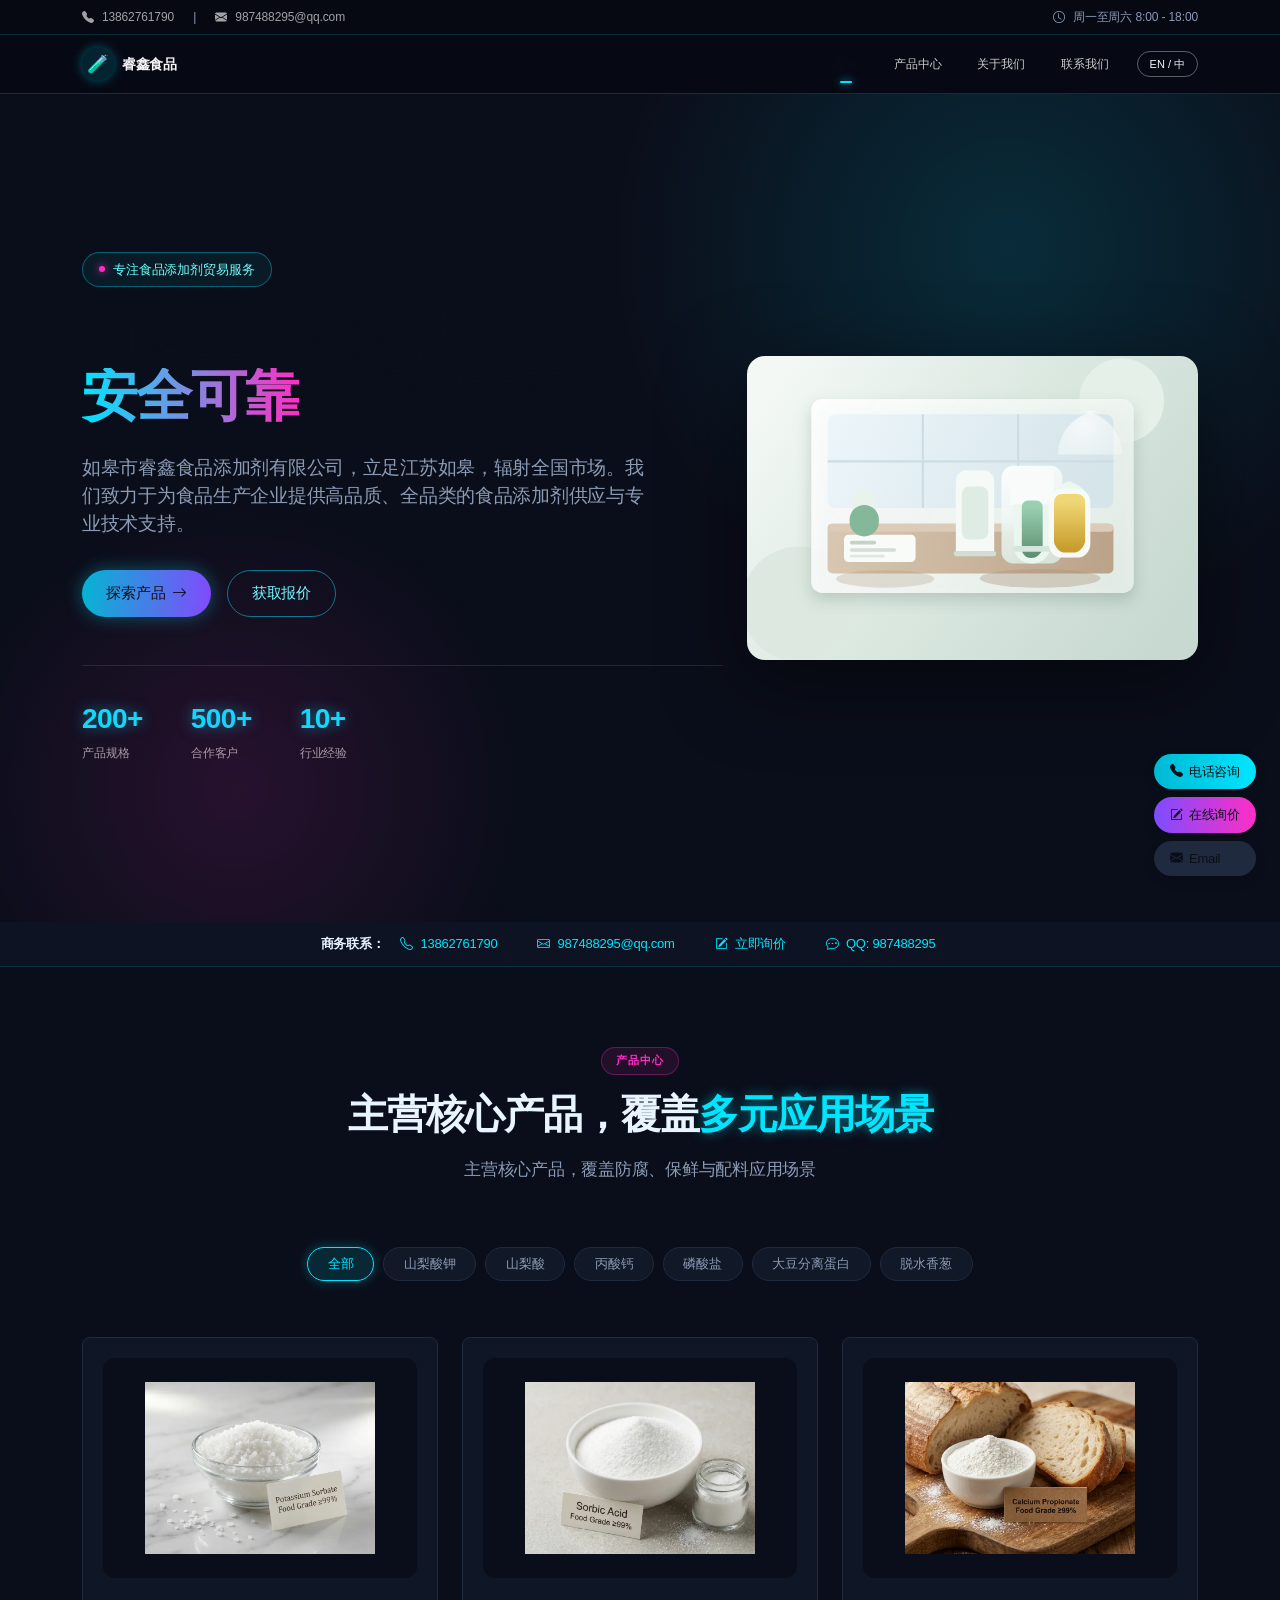
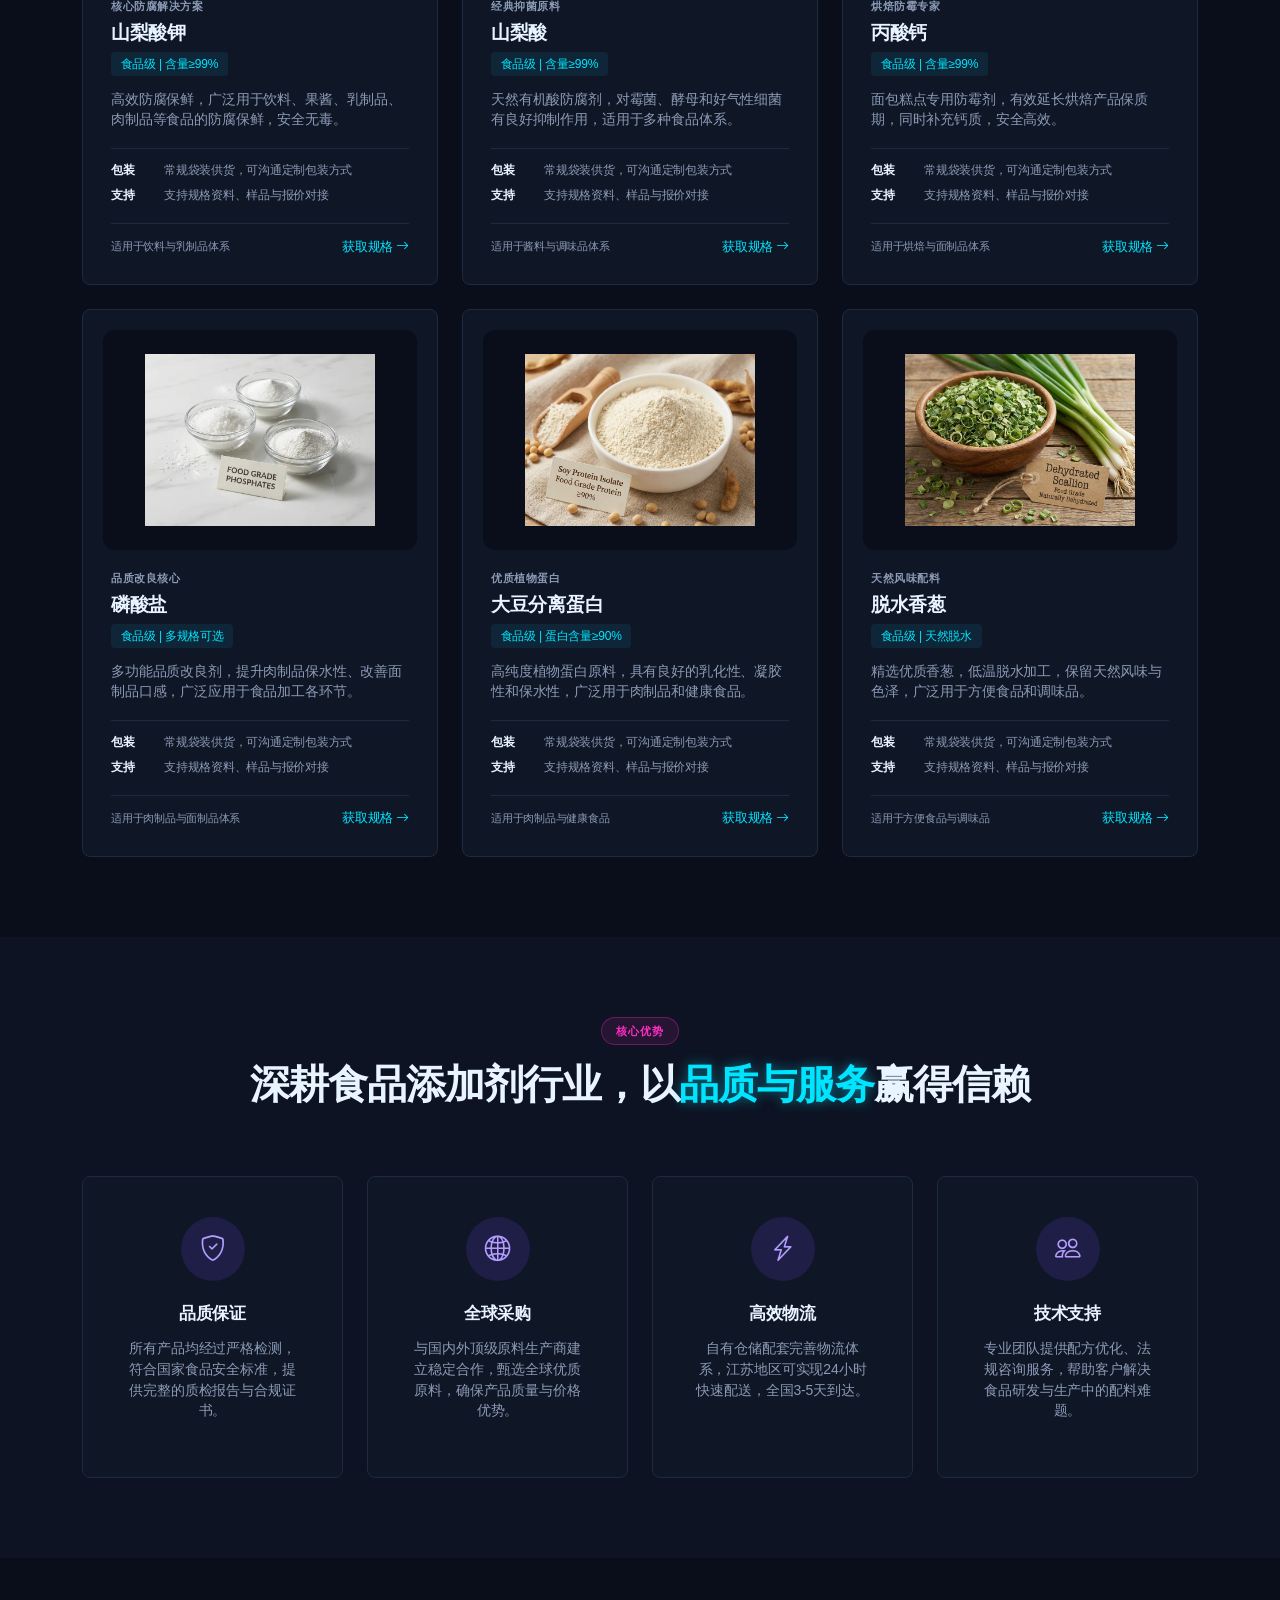
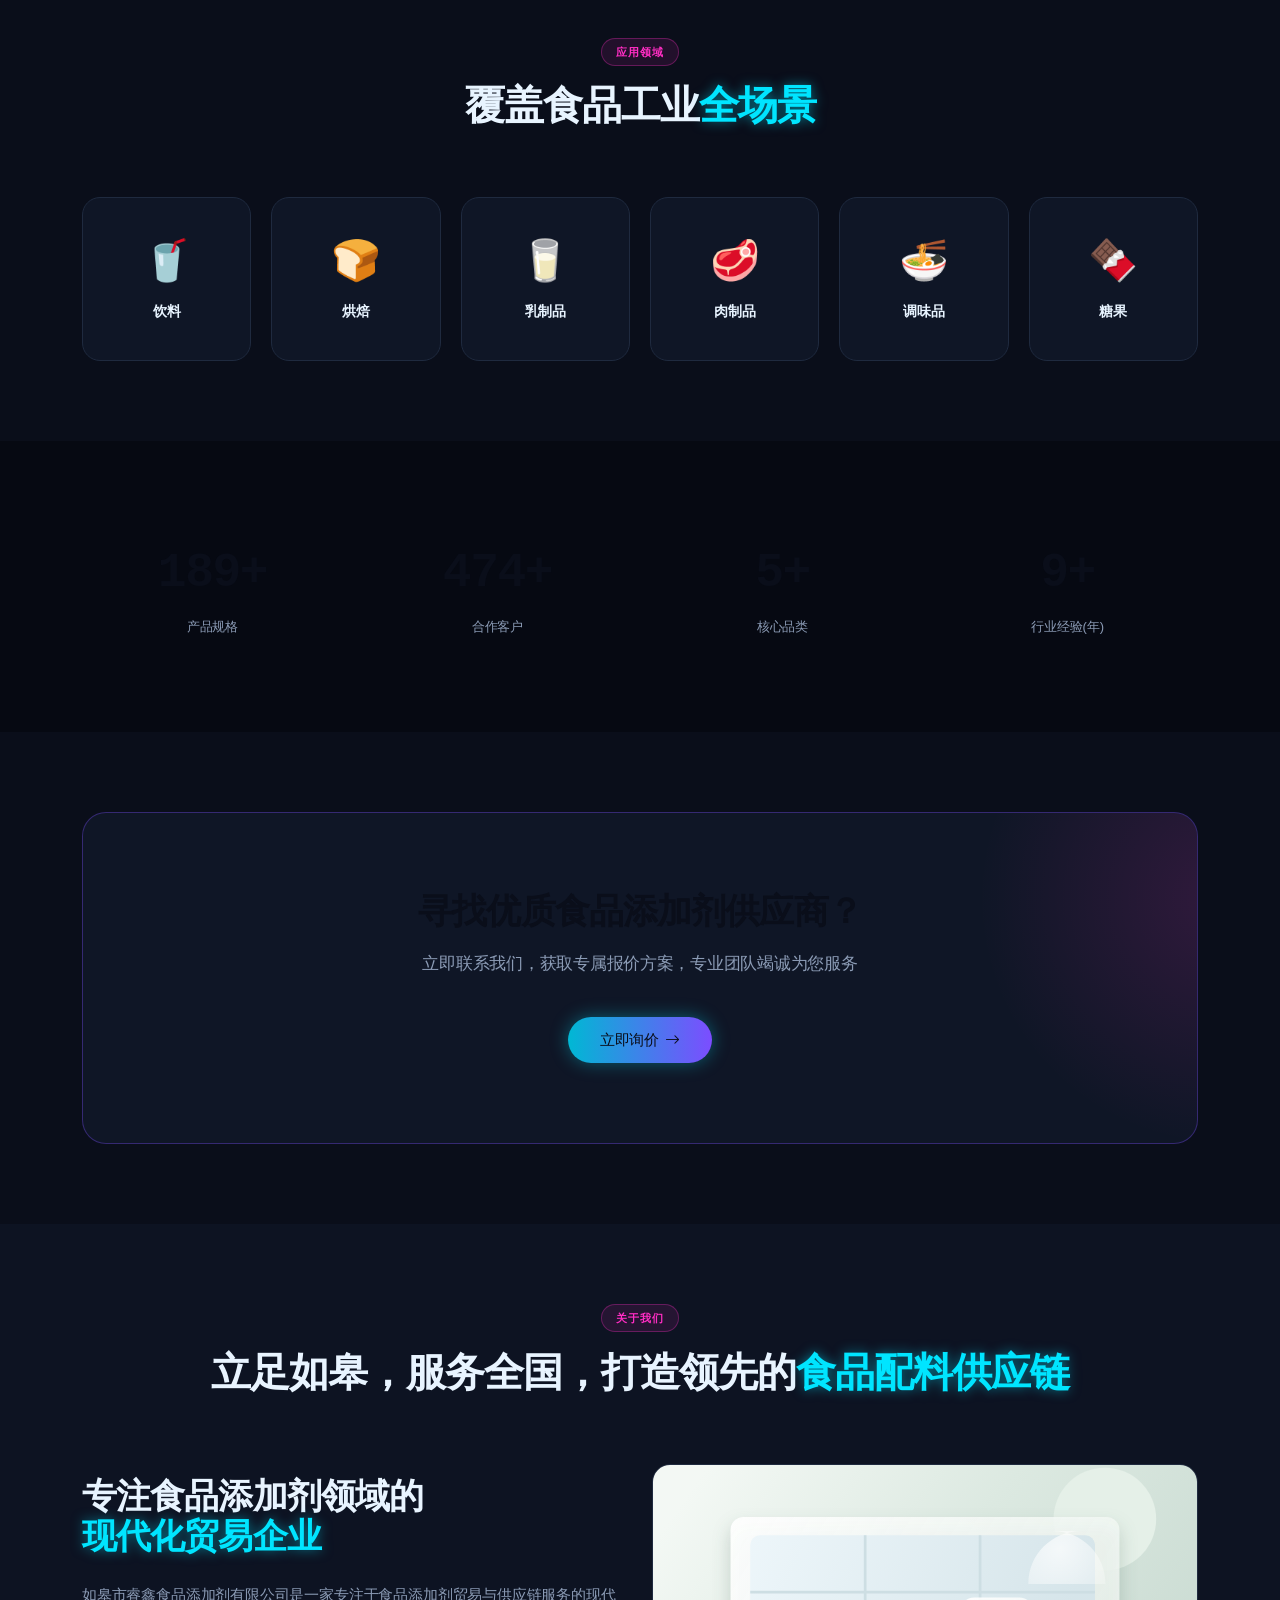
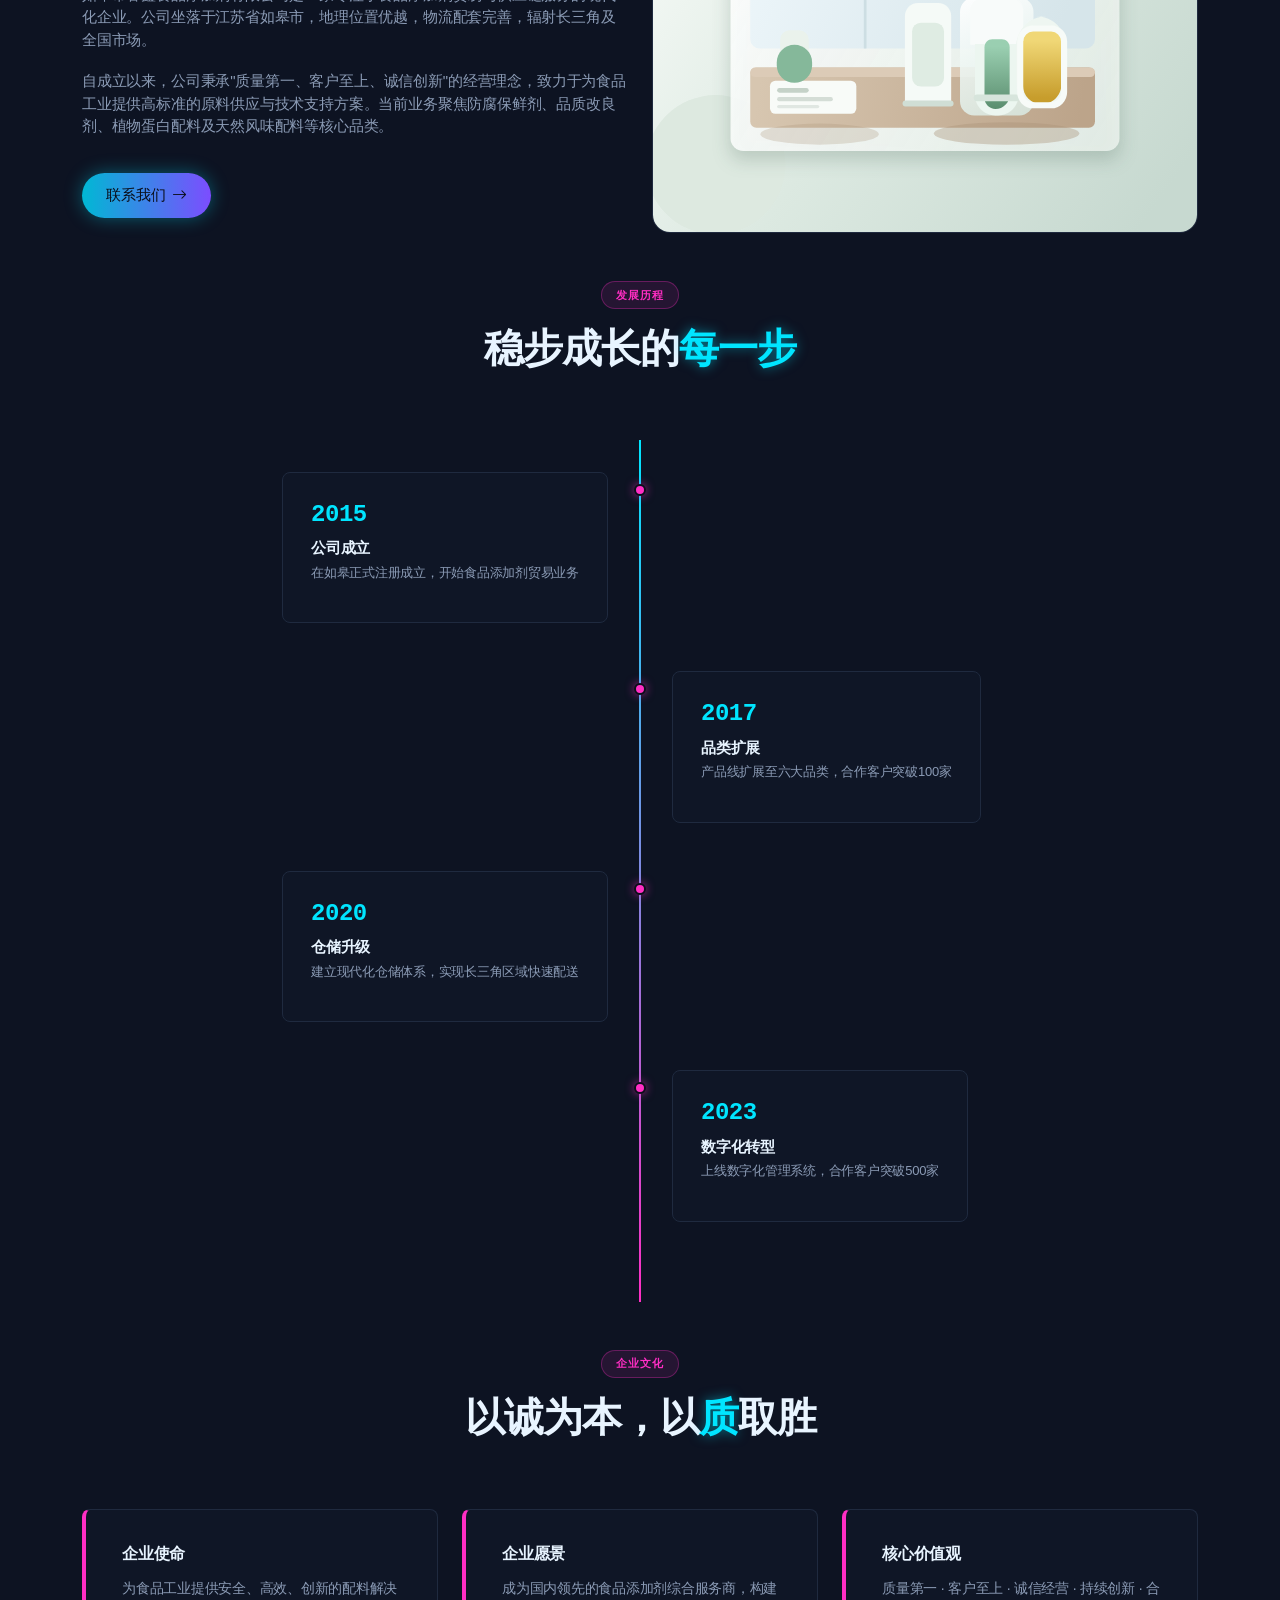
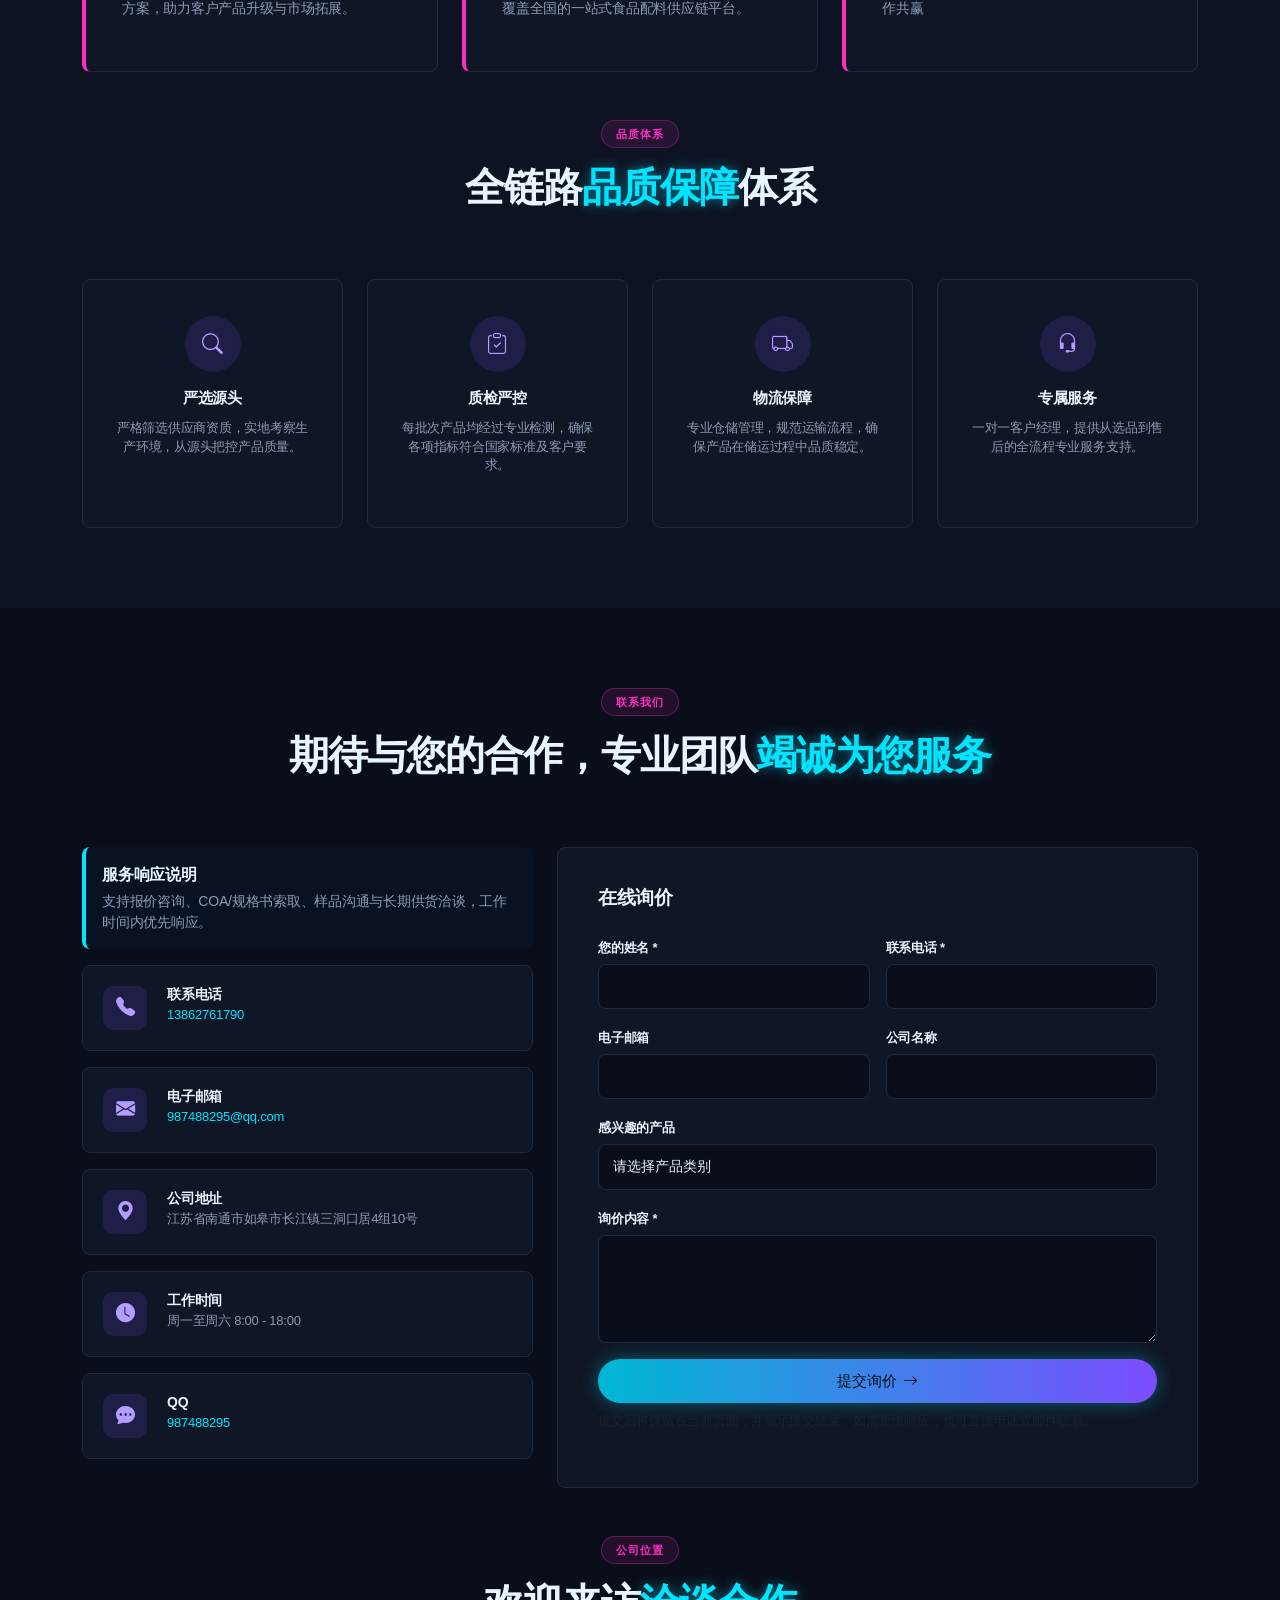
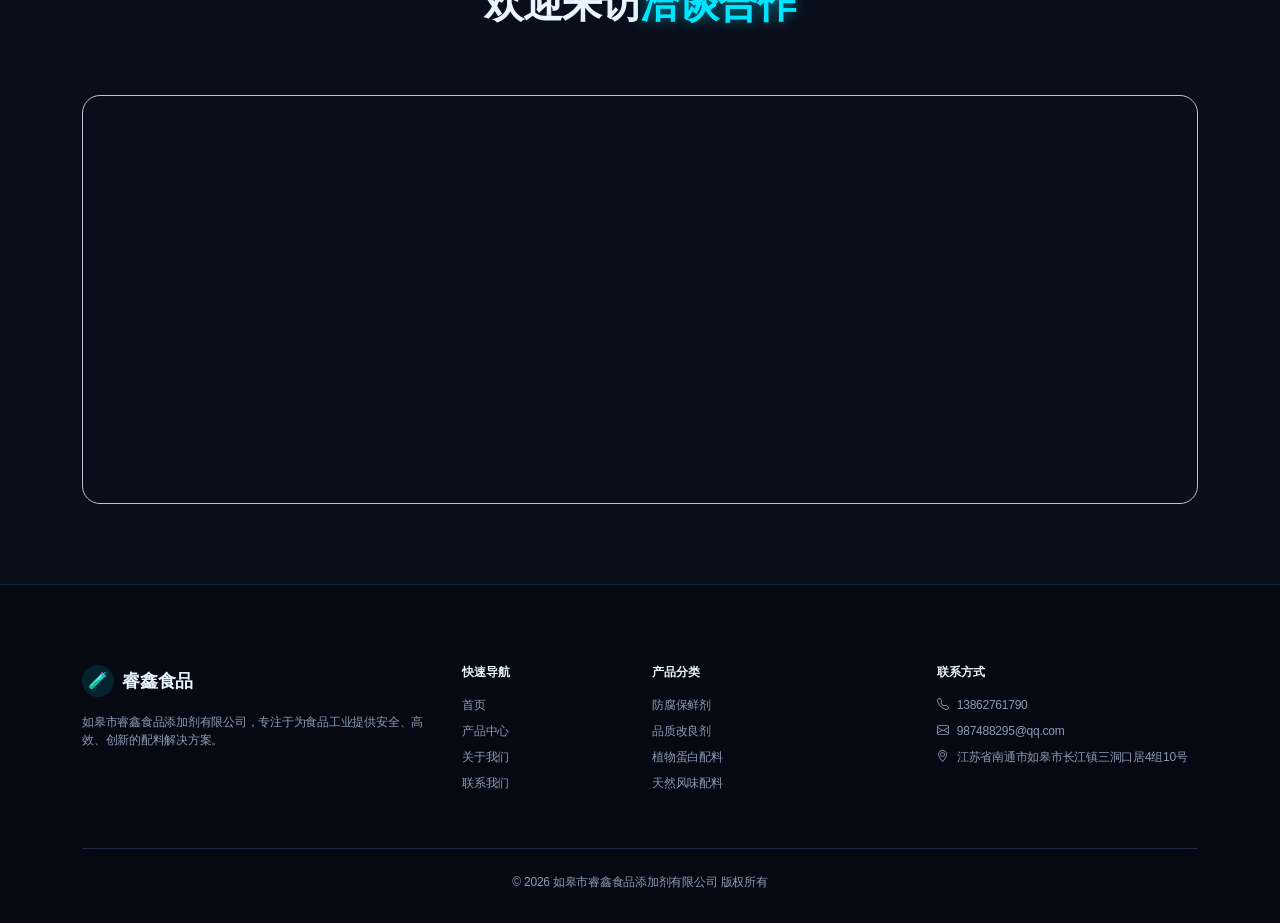
<file: variants/cyber.html>
<!DOCTYPE html>
<html lang="zh-CN">
<head>
    <meta charset="UTF-8">
    <meta name="viewport" content="width=device-width, initial-scale=1.0">
    <title>赛博霓虹 Cyber Neon · 睿鑫食品风格变体</title>
    <meta name="description" content="如皋市睿鑫食品添加剂有限公司，专注食品添加剂贸易与供应链服务，提供防腐保鲜剂、品质改良剂、植物蛋白配料及天然风味配料等专业食品配料方案。">
    <meta name="keywords" content="食品添加剂,防腐保鲜剂,品质改良剂,植物蛋白配料,天然风味配料,磷酸盐,山梨酸钾,大豆分离蛋白,如皋,睿鑫食品">
    <meta property="og:type" content="website">
    <meta property="og:title" content="如皋市睿鑫食品添加剂有限公司 | 专业的防腐保鲜与食品配料供应商">
    <meta property="og:description" content="专注食品添加剂领域，为您提供防腐保鲜剂、品质改良剂、植物蛋白及天然风味配料等安全可靠的食品配料方案。">
    <meta property="og:image" content="https://ruixinfood.com/images/og-image.svg">
    <meta property="og:url" content="https://ruixinfood.com/">
    <link rel="canonical" href="https://ruixinfood.com/">
    <meta name="theme-color" content="#0066cc">
    <link rel="icon" href="data:image/svg+xml,%3Csvg xmlns='http://www.w3.org/2000/svg' viewBox='0 0 100 100'%3E%3Ccircle cx='50' cy='50' r='48' fill='%230066cc'/%3E%3Ctext x='50' y='68' font-size='52' text-anchor='middle' fill='%23fff' font-family='sans-serif' font-weight='600'%3E%E7%9D%BF%3C/text%3E%3C/svg%3E">

    <!-- JSON-LD Structured Data for SEO -->
    <script type="application/ld+json">
    {
      "@context": "https://schema.org",
      "@type": "LocalBusiness",
      "name": "如皋市睿鑫食品添加剂有限公司",
      "alternateName": "Rugao Ruixin Food Additives Co., Ltd.",
      "image": "images/og-image.svg",
      "telephone": "13862761790",
      "email": "987488295@qq.com",
      "address": {
        "@type": "PostalAddress",
        "streetAddress": "三洞口居4组10号",
        "addressLocality": "如皋市",
        "addressRegion": "江苏省",
        "addressCountry": "CN"
      },
      "url": "https://ruixinfood.com",
      "priceRange": "$$",
      "description": "专业的食品添加剂与配料方案供应商，主营山梨酸钾、山梨酸、丙酸钙、磷酸盐、大豆分离蛋白及脱水香葱等优质防腐保鲜与食品添加原料。"
    }
    </script>

    <link rel="preconnect" href="https://cdn.jsdelivr.net" crossorigin>
    <!-- Bootstrap 5 CSS -->
    <link href="https://cdn.jsdelivr.net/npm/bootstrap@5.3.3/dist/css/bootstrap.min.css" rel="stylesheet">
    <!-- Bootstrap Icons -->
    <link href="https://cdn.jsdelivr.net/npm/bootstrap-icons@1.11.3/font/bootstrap-icons.min.css" rel="stylesheet">
    <!-- AOS Animation -->
    <link href="https://cdn.jsdelivr.net/npm/aos@2.3.4/dist/aos.css" rel="stylesheet">

        <style>
        :root {
            --primary: #0066cc;
            --primary-dark: #0055b3;
            --primary-light: #2997ff;
            --accent: #0066cc;
            --accent-dark: #0055b3;
            --dark: #1d1d1f;
            --dark-light: #272729;
            --gray-100: #f5f5f7;
            --gray-200: #e0e0e0;
            --gray-600: #7a7a7a;
            --white: #ffffff;
            --font-body: "SF Pro Text", "SF Pro Display", -apple-system, BlinkMacSystemFont, "PingFang SC", "Segoe UI", "Microsoft YaHei", Roboto, sans-serif;
            --shadow-sm: none;
            --shadow-md: none;
            --shadow-lg: none;
            --transition: all 0.2s cubic-bezier(0.25, 1, 0.5, 1);
        }

        * { margin: 0; padding: 0; box-sizing: border-box; }

        html { scroll-behavior: smooth; scroll-padding-top: 76px; }

        ::selection { background: rgba(0, 102, 204, 0.2); }

        a:focus-visible, button:focus-visible, .form-control:focus-visible, .form-select:focus-visible {
            outline: 2px solid var(--primary-focus, #0071e3);
            outline-offset: 2px;
        }

        @media (prefers-reduced-motion: reduce) {
            html { scroll-behavior: auto; }
            *, *::before, *::after {
                animation-duration: 0.01ms !important;
                animation-iteration-count: 1 !important;
                transition-duration: 0.01ms !important;
            }
        }

        body {
            font-family: var(--font-body);
            color: var(--dark);
            background-color: var(--white);
            line-height: 1.5;
            letter-spacing: -0.015em;
            overflow-x: hidden;
            -webkit-font-smoothing: antialiased;
            -moz-osx-font-smoothing: grayscale;
        }

        /* ─── Top Bar ─── */
        .top-bar {
            background: #121212;
            color: #a1a1a6;
            font-size: 12px;
            padding: 0.5rem 0;
            border-bottom: 1px solid rgba(255, 255, 255, 0.08);
            letter-spacing: -0.01em;
        }
        .top-bar a { color: #a1a1a6; text-decoration: none; transition: var(--transition); }
        .top-bar a:hover { color: var(--white); }
        .top-bar .bi { margin-right: 0.3rem; }

        /* ─── Navbar ─── */
        .navbar {
            background: rgba(22, 22, 23, 0.8) !important;
            backdrop-filter: saturate(180%) blur(20px);
            -webkit-backdrop-filter: saturate(180%) blur(20px);
            border-bottom: 1px solid rgba(255, 255, 255, 0.08);
            padding: 0.5rem 0;
            transition: var(--transition);
        }
        .navbar.scrolled {
            background: rgba(22, 22, 23, 0.85) !important;
        }
        .navbar-brand {
            font-weight: 600;
            font-size: 14px;
            color: #f5f5f7 !important;
            display: flex;
            align-items: center;
            gap: 0.5rem;
            letter-spacing: -0.02em;
        }
        .navbar-brand .brand-icon {
            width: 32px; height: 32px;
            background: rgba(255,255,255,0.1);
            border-radius: 50%;
            display: flex; align-items: center; justify-content: center;
            color: #fff; font-size: 1.1rem;
            box-shadow: none;
            transition: var(--transition);
        }
        .navbar-brand:hover .brand-icon {
            background: rgba(255,255,255,0.2);
        }
        .nav-link {
            font-size: 12px;
            font-weight: 400;
            color: #cccccc !important;
            padding: 0.5rem 1rem !important;
            transition: var(--transition);
            position: relative;
            letter-spacing: -0.01em;
        }
        .nav-link:hover, .nav-link.active {
            color: var(--white) !important;
        }
        .nav-link.active::after {
            content: '';
            position: absolute;
            bottom: -2px; left: 50%;
            transform: translateX(-50%);
            width: 12px; height: 2px;
            background: var(--white);
            border-radius: 1px;
        }
        .btn-lang {
            border: 1px solid rgba(255,255,255,0.35);
            color: #f5f5f7;
            font-size: 11px;
            font-weight: 400;
            padding: 0.25rem 0.75rem;
            border-radius: 9999px;
            background: transparent;
            cursor: pointer;
            transition: var(--transition);
        }
        .btn-lang:hover {
            background: rgba(255, 255, 255, 0.1);
            border-color: var(--white);
            color: var(--white);
        }

        /* ─── Hero Section ─── */
        .hero-section {
            background: #000000;
            min-height: 92vh;
            display: flex;
            align-items: center;
            position: relative;
            overflow: hidden;
            color: var(--white);
        }
        .hero-section::before {
            content: '';
            position: absolute;
            top: -30%; right: -10%;
            width: 800px; height: 800px;
            background: radial-gradient(circle, rgba(0, 102, 204, 0.15) 0%, transparent 70%);
            border-radius: 50%;
            pointer-events: none;
        }
        .hero-section::after {
            content: '';
            position: absolute;
            bottom: -20%; left: -5%;
            width: 600px; height: 600px;
            background: radial-gradient(circle, rgba(41, 151, 255, 0.08) 0%, transparent 70%);
            border-radius: 50%;
            pointer-events: none;
        }
        .hero-badge {
            display: inline-flex;
            align-items: center;
            gap: 0.5rem;
            background: rgba(255, 255, 255, 0.06);
            border: 1px solid rgba(255, 255, 255, 0.12);
            padding: 0.4rem 1rem;
            border-radius: 9999px;
            font-size: 13px;
            margin-bottom: 1.5rem;
            color: #f5f5f7;
            letter-spacing: -0.01em;
        }
        .hero-badge .dot {
            width: 6px; height: 6px;
            background: var(--primary-light);
            border-radius: 50%;
            animation: pulse 2s infinite;
        }
        @keyframes pulse {
            0%, 100% { opacity: 1; }
            50% { opacity: 0.4; }
        }
        .hero-section h1 {
            font-family: "SF Pro Display", var(--font-body);
            font-size: clamp(2.2rem, 5vw, 3.5rem);
            font-weight: 600;
            line-height: 1.07;
            letter-spacing: -0.03em;
            margin-bottom: 1.5rem;
        }
        .hero-section h1 .highlight {
            background: linear-gradient(180deg, #ffffff 0%, #a1a1a6 100%);
            -webkit-background-clip: text;
            -webkit-text-fill-color: transparent;
            background-clip: text;
        }
        .hero-section .lead {
            font-size: 19px;
            font-weight: 300;
            color: #a1a1a6;
            max-width: 580px;
            margin-bottom: 2rem;
            line-height: 1.47;
            letter-spacing: -0.015em;
        }
        .hero-stats {
            display: flex;
            gap: 3rem;
            margin-top: 3rem;
            padding-top: 2rem;
            border-top: 1px solid rgba(255, 255, 255, 0.1);
        }
        .hero-stat strong {
            display: block;
            font-size: 28px;
            font-weight: 600;
            color: var(--white);
            letter-spacing: -0.02em;
        }
        .hero-stat span {
            font-size: 12px;
            color: #a1a1a6;
            letter-spacing: -0.01em;
        }
        .hero-img-wrapper {
            position: relative;
            text-align: center;
        }
        .hero-img-wrapper img {
            max-width: 100%;
            filter: drop-shadow(0 20px 40px rgba(0,0,0,0.5));
            border-radius: 18px;
            transition: var(--transition);
        }
        .hero-img-wrapper img:hover {
            transform: scale(1.01);
            filter: drop-shadow(0 25px 50px rgba(0,0,0,0.6));
        }

        /* ─── Buttons ─── */
        .btn-primary-custom, .btn-accent {
            background: var(--primary);
            color: var(--white);
            border: none;
            padding: 11px 24px;
            border-radius: 9999px;
            font-weight: 400;
            font-size: 15px;
            transition: var(--transition);
            text-decoration: none;
            display: inline-flex;
            align-items: center;
            gap: 0.4rem;
            box-shadow: none !important;
            cursor: pointer;
            letter-spacing: -0.01em;
        }
        .btn-primary-custom:hover, .btn-accent:hover {
            background: var(--primary-focus, #0071e3);
            color: var(--white);
        }
        .btn-primary-custom:active, .btn-accent:active {
            transform: scale(0.96);
        }
        .btn-outline-custom {
            border: 1px solid rgba(255,255,255,0.45);
            color: var(--white);
            padding: 11px 24px;
            border-radius: 9999px;
            font-weight: 400;
            font-size: 15px;
            transition: var(--transition);
            text-decoration: none;
            display: inline-flex;
            align-items: center;
            gap: 0.4rem;
            background: transparent;
            cursor: pointer;
            letter-spacing: -0.01em;
        }
        .btn-outline-custom:hover {
            background: rgba(255, 255, 255, 0.1);
            border-color: var(--white);
            color: var(--white);
        }
        .btn-outline-custom:active {
            transform: scale(0.96);
        }
        .btn-pill-light {
            background: var(--gray-100);
            color: var(--dark);
            border: none;
            padding: 11px 24px;
            border-radius: 9999px;
            font-weight: 400;
            font-size: 14px;
            transition: var(--transition);
            cursor: pointer;
            letter-spacing: -0.01em;
        }
        .btn-pill-light:hover { background: #e8e8ed; color: var(--dark); }
        .btn-pill-light:active { transform: scale(0.96); }

        /* ─── Section Styles ─── */
        .section-padding { padding: 80px 0; }
        .section-bg { background: var(--gray-100); }

        .section-header {
            text-align: center;
            margin-bottom: 4rem;
        }
        .section-badge {
            display: inline-block;
            padding: 0.3rem 0.9rem;
            background: rgba(0, 102, 204, 0.08);
            border: none;
            border-radius: 9999px;
            font-size: 11px;
            color: var(--primary);
            font-weight: 600;
            letter-spacing: 0.08em;
            text-transform: uppercase;
            margin-bottom: 1.2rem;
        }
        .section-header h2 {
            font-family: "SF Pro Display", var(--font-body);
            font-size: clamp(1.8rem, 3.5vw, 2.5rem);
            font-weight: 600;
            color: var(--dark);
            letter-spacing: -0.025em;
            margin-bottom: 1rem;
        }
        .section-header h2 em {
            font-style: normal;
            color: var(--primary);
        }
        .section-header p {
            color: var(--gray-600);
            font-size: 17px;
            font-weight: 400;
            max-width: 600px;
            margin: 0 auto;
            line-height: 1.47;
            letter-spacing: -0.015em;
        }

        /* ─── Contact Strip ─── */
        .contact-strip {
            background: var(--gray-100);
            border-bottom: 1px solid #e5e5e7;
            color: var(--dark);
            padding: 0.75rem 0;
            font-size: 13px;
        }
        .contact-strip a {
            color: var(--primary);
            text-decoration: none;
            margin-right: 1.5rem;
            font-weight: 400;
            transition: var(--transition);
        }
        .contact-strip a:hover { opacity: 0.8; }
        .contact-strip .bi { color: var(--primary); margin-right: 0.25rem; }

        /* ─── Product Cards ─── */
        .product-filter {
            display: flex;
            flex-wrap: wrap;
            justify-content: center;
            gap: 0.6rem;
            margin-bottom: 3.5rem;
        }
        .filter-btn {
            padding: 0.4rem 1.2rem;
            border: none;
            border-radius: 9999px;
            background: var(--gray-100);
            font-size: 13px;
            font-weight: 400;
            color: var(--dark);
            cursor: pointer;
            transition: var(--transition);
        }
        .filter-btn:hover { background: #e8e8ed; }
        .filter-btn:active { transform: scale(0.96); }
        .filter-btn.active {
            background: var(--dark);
            color: var(--white);
        }

        .product-card {
            background: var(--white);
            border-radius: 18px;
            overflow: hidden;
            box-shadow: none;
            transition: var(--transition);
            height: 100%;
            border: 1px solid #e5e5e7;
            padding: 1.25rem;
            display: flex;
            flex-direction: column;
        }
        .product-card:hover {
            border-color: #d2d2d7;
        }
        .product-card-img {
            height: 220px;
            overflow: hidden;
            background: var(--gray-100);
            border-radius: 12px;
            padding: 1.5rem;
            display: flex;
            align-items: center;
            justify-content: center;
            transition: var(--transition);
        }
        .product-card-img img {
            max-width: 100%;
            max-height: 100%;
            object-fit: contain;
            transition: transform 0.4s cubic-bezier(0.25, 1, 0.5, 1), filter 0.4s ease;
        }
        .product-card:hover .product-card-img img {
            transform: scale(1.05);
            filter: drop-shadow(0 8px 24px rgba(0,0,0,0.12));
        }
        .product-card-body {
            padding: 1.25rem 0.5rem 0.5rem 0.5rem;
            display: flex;
            flex-direction: column;
            flex-grow: 1;
        }
        .product-tagline {
            font-size: 11px;
            color: var(--gray-600);
            font-weight: 600;
            text-transform: uppercase;
            letter-spacing: 0.05em;
            margin-bottom: 0.5rem;
        }
        .product-card-body h3 {
            font-family: "SF Pro Text", var(--font-body);
            font-size: 19px;
            font-weight: 600;
            color: var(--dark);
            margin-bottom: 0.4rem;
            letter-spacing: -0.015em;
        }
        .product-spec {
            font-size: 12px;
            color: var(--primary);
            font-weight: 400;
            margin-bottom: 0.8rem;
            padding: 0.2rem 0.6rem;
            background: rgba(0,102,204,0.06);
            border-radius: 4px;
            display: inline-block;
            width: fit-content;
        }
        .product-card-body p {
            font-size: 14px;
            color: var(--gray-600);
            margin-bottom: 1.2rem;
            line-height: 1.43;
            letter-spacing: -0.01em;
        }
        .product-facts {
            display: flex;
            flex-direction: column;
            gap: 0.5rem;
            margin-top: auto;
            margin-bottom: 1.2rem;
            padding-top: 0.8rem;
            border-top: 1px solid #f5f5f7;
        }
        .product-fact {
            font-size: 12px;
            color: var(--gray-600);
            line-height: 1.4;
        }
        .product-fact strong {
            color: var(--dark);
            margin-right: 0.5rem;
            min-width: 45px;
            display: inline-block;
        }
        .product-card-footer {
            display: flex;
            justify-content: space-between;
            align-items: center;
            padding-top: 0.8rem;
            border-top: 1px solid #f5f5f7;
        }
        .product-card-footer .note {
            font-size: 11px;
            color: var(--gray-600);
        }
        .product-card-footer a {
            color: var(--primary);
            font-weight: 400;
            font-size: 13px;
            text-decoration: none;
            transition: var(--transition);
            display: inline-flex;
            align-items: center;
            gap: 0.2rem;
        }
        .product-card-footer a:hover { opacity: 0.85; }

        /* ─── Features / Why Us ─── */
        .feature-card {
            background: var(--white);
            border-radius: 18px;
            padding: 2.5rem;
            text-align: center;
            box-shadow: none;
            transition: var(--transition);
            height: 100%;
            border: 1px solid #e5e5e7;
        }
        .feature-card:hover {
            border-color: #d2d2d7;
        }
        .feature-icon {
            width: 64px; height: 64px;
            background: rgba(0,102,204,0.06);
            border-radius: 50%;
            display: flex; align-items: center; justify-content: center;
            margin: 0 auto 1.5rem;
            font-size: 1.6rem;
            color: var(--primary);
        }
        .feature-card h3 {
            font-size: 17px;
            font-weight: 600;
            color: var(--dark);
            margin-bottom: 0.8rem;
            letter-spacing: -0.015em;
        }
        .feature-card p {
            font-size: 14px;
            color: var(--gray-600);
            line-height: 1.47;
            letter-spacing: -0.01em;
        }

        /* ─── Application Areas ─── */
        .app-grid {
            display: grid;
            grid-template-columns: repeat(6, 1fr);
            gap: 1.25rem;
        }
        .app-item {
            text-align: center;
            padding: 2rem 1rem;
            background: var(--gray-100);
            border-radius: 18px;
            box-shadow: none;
            transition: var(--transition);
            border: 1px solid transparent;
        }
        .app-item:hover {
            background: var(--white);
            border-color: #d2d2d7;
            transform: translateY(-2px);
        }
        .app-item .app-icon {
            font-size: 2.5rem;
            margin-bottom: 0.8rem;
            transition: transform 0.3s cubic-bezier(0.25, 1, 0.5, 1);
            display: inline-block;
        }
        .app-item:hover .app-icon {
            transform: scale(1.15);
        }
        .app-item h4 {
            font-size: 14px;
            font-weight: 600;
            color: var(--dark);
            letter-spacing: -0.012em;
        }

        /* ─── Stats Section ─── */
        .stats-section {
            background: #1d1d1f;
            color: var(--white);
            padding: 80px 0;
            position: relative;
        }
        .stat-item {
            text-align: center;
            padding: 1rem;
        }
        .stat-number {
            font-family: "SF Pro Display", var(--font-body);
            font-size: 48px;
            font-weight: 600;
            color: var(--white);
            display: block;
            letter-spacing: -0.03em;
        }
        .stat-label {
            font-size: 13px;
            color: #a1a1a6;
            margin-top: 0.5rem;
            letter-spacing: -0.01em;
        }

        /* ─── CTA Section ─── */
        .cta-section {
            background: #1d1d1f;
            border-radius: 24px;
            padding: 5rem 3rem;
            text-align: center;
            color: var(--white);
            position: relative;
            overflow: hidden;
            border: 1px solid rgba(255,255,255,0.05);
        }
        .cta-section::before {
            content: '';
            position: absolute;
            top: -50%; right: -25%;
            width: 500px; height: 500px;
            background: radial-gradient(circle, rgba(0,102,204,0.12) 0%, transparent 70%);
            border-radius: 50%;
            pointer-events: none;
        }
        .cta-section h2 { 
            font-family: "SF Pro Display", var(--font-body);
            font-size: 2.2rem; 
            font-weight: 600; 
            margin-bottom: 1rem; 
            letter-spacing: -0.025em;
        }
        .cta-section p { 
            font-size: 17px; 
            color: #a1a1a6; 
            margin-bottom: 2.5rem; 
            font-weight: 300;
            letter-spacing: -0.015em;
        }
        .btn-accent {
            background: var(--primary);
            color: var(--white);
            border: none;
            padding: 12px 32px;
            border-radius: 9999px;
            font-weight: 400;
            font-size: 15px;
            transition: var(--transition);
            text-decoration: none;
            display: inline-flex;
            align-items: center;
            gap: 0.4rem;
        }
        .btn-accent:hover {
            background: var(--primary-focus, #0071e3);
            color: var(--white);
        }

        /* ─── About Section ─── */
        .about-content h2 {
            font-family: "SF Pro Display", var(--font-body);
            font-size: 2.2rem;
            font-weight: 600;
            color: var(--dark);
            margin-bottom: 1.5rem;
            letter-spacing: -0.025em;
            line-height: 1.15;
        }
        .about-content h2 em {
            font-style: normal;
            color: var(--primary);
        }
        .about-content p {
            color: var(--gray-600);
            margin-bottom: 1.2rem;
            font-size: 15px;
            line-height: 1.5;
            letter-spacing: -0.012em;
        }
        .about-image {
            border-radius: 18px;
            overflow: hidden;
            box-shadow: none;
            border: 1px solid #e5e5e7;
        }
        .about-image img {
            width: 100%;
            height: 100%;
            object-fit: cover;
            transition: var(--transition);
        }
        .about-image:hover img {
            transform: scale(1.02);
        }

        /* ─── Timeline ─── */
        .timeline {
            position: relative;
            padding: 2rem 0;
        }
        .timeline::before {
            content: '';
            position: absolute;
            left: 50%;
            transform: translateX(-50%);
            width: 1px;
            height: 100%;
            background: var(--gray-200);
            top: 0;
        }
        .timeline-item {
            display: flex;
            justify-content: flex-end;
            padding-right: calc(50% + 2rem);
            margin-bottom: 3rem;
            position: relative;
        }
        .timeline-item:nth-child(even) {
            justify-content: flex-start;
            padding-right: 0;
            padding-left: calc(50% + 2rem);
        }
        .timeline-item::before {
            content: '';
            position: absolute;
            left: calc(50% - 6px);
            top: 0.75rem;
            width: 12px; height: 12px;
            background: var(--primary);
            border: 2px solid var(--white);
            border-radius: 50%;
            box-shadow: 0 0 0 3px rgba(0, 102, 204, 0.15);
            z-index: 1;
        }
        .timeline-content {
            background: var(--white);
            padding: 1.5rem 1.75rem;
            border-radius: 18px;
            box-shadow: none;
            border: 1px solid #e5e5e7;
            max-width: 440px;
        }
        .timeline-content:hover {
            border-color: #d2d2d7;
        }
        .timeline-year {
            font-family: "SF Pro Display", var(--font-body);
            font-size: 1.5rem;
            font-weight: 600;
            color: var(--primary);
            margin-bottom: 0.4rem;
            letter-spacing: -0.02em;
        }
        .timeline-content h4 {
            font-size: 15px;
            font-weight: 600;
            color: var(--dark);
            margin-bottom: 0.4rem;
            letter-spacing: -0.012em;
        }
        .timeline-content p {
            font-size: 13px;
            color: var(--gray-600);
            line-height: 1.43;
        }

        /* ─── Values ─── */
        .value-card {
            background: var(--white);
            border-radius: 18px;
            padding: 2.25rem;
            box-shadow: none;
            transition: var(--transition);
            height: 100%;
            border: 1px solid #e5e5e7;
            border-left: 4px solid var(--primary);
        }
        .value-card:hover {
            border-color: #d2d2d7;
        }
        .value-card h3 {
            font-size: 16px;
            font-weight: 600;
            color: var(--dark);
            margin-bottom: 0.8rem;
            letter-spacing: -0.015em;
        }
        .value-card p {
            font-size: 14px;
            color: var(--gray-600);
            line-height: 1.47;
        }

        /* ─── Quality System ─── */
        .quality-card {
            text-align: center;
            padding: 2.25rem 1.75rem;
            background: var(--white);
            border-radius: 18px;
            box-shadow: none;
            transition: var(--transition);
            height: 100%;
            border: 1px solid #e5e5e7;
        }
        .quality-card:hover {
            border-color: #d2d2d7;
        }
        .quality-icon {
            width: 56px; height: 56px;
            background: rgba(0, 102, 204, 0.06);
            border-radius: 50%;
            display: flex; align-items: center; justify-content: center;
            margin: 0 auto 1.2rem;
            color: var(--primary);
            font-size: 1.3rem;
        }
        .quality-card h3 {
            font-size: 15px;
            font-weight: 600;
            color: var(--dark);
            margin-bottom: 0.6rem;
            letter-spacing: -0.015em;
        }
        .quality-card p {
            font-size: 13px;
            color: var(--gray-600);
            line-height: 1.43;
        }

        /* ─── Contact Section ─── */
        .contact-info-card {
            display: flex;
            align-items: flex-start;
            gap: 1.25rem;
            padding: 1.25rem;
            background: var(--white);
            border-radius: 18px;
            box-shadow: none;
            border: 1px solid #e5e5e7;
            margin-bottom: 1rem;
            transition: var(--transition);
        }
        .contact-info-card:hover {
            border-color: #d2d2d7;
        }
        .ci-icon {
            width: 44px; height: 44px;
            background: rgba(0, 102, 204, 0.06);
            border-radius: 10px;
            display: flex; align-items: center; justify-content: center;
            font-size: 1.2rem;
            color: var(--primary);
            flex-shrink: 0;
        }
        .contact-info-card h4 {
            font-size: 14px;
            font-weight: 600;
            color: var(--dark);
            margin-bottom: 0.2rem;
            letter-spacing: -0.012em;
        }
        .contact-info-card p {
            font-size: 13px;
            color: var(--gray-600);
            margin: 0;
            line-height: 1.4;
        }
        .contact-info-card a {
            color: var(--primary);
            text-decoration: none;
            font-weight: 400;
        }
        .contact-info-card a:hover { opacity: 0.85; }

        .contact-form-wrapper {
            background: var(--white);
            border-radius: 18px;
            padding: 2.5rem;
            box-shadow: none;
            border: 1px solid #e5e5e7;
        }
        .contact-form-wrapper h3 {
            font-size: 19px;
            font-weight: 600;
            color: var(--dark);
            margin-bottom: 1.5rem;
            letter-spacing: -0.015em;
        }
        .form-control, .form-select {
            border: 1px solid #d2d2d7;
            border-radius: 8px;
            padding: 0.7rem 0.9rem;
            font-size: 14px;
            background: var(--white);
            transition: var(--transition);
            color: var(--dark);
        }
        .form-control:focus, .form-select:focus {
            border-color: var(--primary);
            box-shadow: 0 0 0 4px rgba(0, 102, 204, 0.15);
            outline: none;
        }
        .form-label {
            font-size: 13px;
            font-weight: 600;
            color: var(--dark);
            margin-bottom: 0.4rem;
        }

        /* ─── Map ─── */
        .map-container {
            border-radius: 18px;
            overflow: hidden;
            border: 1px solid #e5e5e7;
        }
        .map-container iframe {
            width: 100%;
            height: 400px;
            border: none;
        }

        /* ─── Footer ─── */
        .footer {
            background: var(--gray-100);
            color: var(--gray-600);
            border-top: 1px solid #e5e5e7;
            padding: 5rem 0 2rem;
            font-size: 12px;
            line-height: 1.5;
        }
        .footer h5 {
            color: var(--dark);
            font-weight: 600;
            margin-bottom: 1rem;
            font-size: 12px;
            letter-spacing: -0.012em;
        }
        .footer p { font-size: 12px; }
        .footer a {
            color: #515154;
            text-decoration: none;
            transition: var(--transition);
            display: block;
            margin-bottom: 0.5rem;
            font-size: 12px;
        }
        .footer a:hover { color: var(--dark); }
        .footer-bottom {
            border-top: 1px solid #d2d2d7;
            padding-top: 1.5rem;
            margin-top: 3rem;
            text-align: center;
            color: var(--gray-600);
        }
        .footer .brand-icon-sm {
            width: 32px; height: 32px;
            background: rgba(0, 0, 0, 0.05);
            border-radius: 50%;
            display: inline-flex; align-items: center; justify-content: center;
            color: var(--dark); font-size: 1rem;
        }

        /* ─── Floating Contact ─── */
        .contact-float {
            position: fixed;
            bottom: 1.5rem;
            right: 1.5rem;
            display: flex;
            flex-direction: column;
            gap: 0.5rem;
            z-index: 999;
        }
        .contact-float a {
            display: flex;
            align-items: center;
            gap: 0.4rem;
            padding: 0.5rem 1rem;
            border-radius: 9999px;
            font-size: 13px;
            font-weight: 400;
            text-decoration: none;
            color: var(--white);
            box-shadow: 0 4px 12px rgba(0,0,0,0.15);
            transition: var(--transition);
        }
        .contact-float a:hover { transform: translateY(-2px); opacity: 0.95; }
        .contact-float .float-phone { background: var(--primary); }
        .contact-float .float-inquiry { background: var(--dark); }
        .contact-float .float-email { background: #515154; }

        /* ─── Toast ─── */
        .toast-msg {
            position: fixed;
            top: 5rem;
            left: 50%;
            transform: translateX(-50%) translateY(-20px);
            background: var(--dark);
            color: var(--white);
            padding: 0.6rem 1.75rem;
            border-radius: 9999px;
            font-size: 13px;
            z-index: 9999;
            opacity: 0;
            transition: all 0.3s cubic-bezier(0.25, 1, 0.5, 1);
            pointer-events: none;
            box-shadow: 0 4px 12px rgba(0,0,0,0.15);
        }
        .toast-msg.show {
            opacity: 1;
            transform: translateX(-50%) translateY(0);
        }

        .form-status {
            padding: 0.75rem 1rem;
            border-radius: 8px;
            font-size: 13px;
            margin-bottom: 1rem;
            display: none;
            line-height: 1.4;
        }
        .form-status.show { display: block; }
        .form-status.success { background: #e3f9eb; color: #116834; border: 1px solid #c2f0d1; }
        .form-status.error { background: #fdf0f0; color: #b12c2c; border: 1px solid #f9d5d5; }

        /* ─── Language Toggle ─── */
        .t-en { display: none; }
        .lang-en .t-zh { display: none; }
        .lang-en .t-en { display: inline; }

        /* ─── Back to Top ─── */
        .back-to-top {
            position: fixed;
            bottom: 1.5rem;
            left: 1.5rem;
            width: 44px; height: 44px;
            background: rgba(255, 255, 255, 0.8);
            border: 1px solid rgba(0, 0, 0, 0.08);
            color: var(--dark);
            backdrop-filter: blur(10px);
            -webkit-backdrop-filter: blur(10px);
            border-radius: 50%;
            display: flex; align-items: center; justify-content: center;
            font-size: 1.1rem;
            z-index: 999;
            opacity: 0;
            visibility: hidden;
            transition: var(--transition);
            box-shadow: 0 4px 12px rgba(0,0,0,0.08);
            cursor: pointer;
        }
        .back-to-top.show { opacity: 1; visibility: visible; }
        .back-to-top:hover { transform: translateY(-3px); background: var(--white); }

        /* ─── Responsive ─── */
        @media (max-width: 991px) {
            .hero-stats { flex-wrap: wrap; gap: 1.5rem; }
            .app-grid { grid-template-columns: repeat(3, 1fr); }
            .timeline::before { left: 0; }
            .timeline-item { padding-right: 0; padding-left: 2rem; justify-content: flex-start; }
            .timeline-item:nth-child(even) { padding-left: 2rem; }
            .timeline-item::before { left: -6px; }
        }
        @media (max-width: 767px) {
            .hero-stats { flex-direction: column; gap: 1rem; }
            .app-grid { grid-template-columns: repeat(2, 1fr); }
            .section-padding { padding: 48px 0; }
            .contact-float a span:not(.bi) { display: none; }
            .contact-float a { padding: 0.65rem; border-radius: 50%; }
        }
        @media (max-width: 480px) {
            .app-grid { grid-template-columns: repeat(2, 1fr); gap: 0.8rem; }
        }
    </style>
    <link rel="stylesheet" href="themes/cyber.css">
</head>
<body>

    <!-- Top Bar -->
    <div class="top-bar d-none d-lg-block">
        <div class="container d-flex justify-content-between align-items-center">
            <div>
                <a href="tel:13862761790"><i class="bi bi-telephone-fill"></i> 13862761790</a>
                <span class="mx-3">|</span>
                <a href="mailto:987488295@qq.com"><i class="bi bi-envelope-fill"></i> 987488295@qq.com</a>
            </div>
            <div>
                <span><i class="bi bi-clock"></i>
                    <span class="t-zh">周一至周六 8:00 - 18:00</span>
                    <span class="t-en">Mon - Sat 8:00 AM - 6:00 PM</span>
                </span>
            </div>
        </div>
    </div>

    <!-- Navbar -->
    <nav class="navbar navbar-expand-lg sticky-top" id="navbar">
        <div class="container">
            <a class="navbar-brand" href="#home">
                <div class="brand-icon">🧪</div>
                <span class="t-zh">睿鑫食品</span>
                <span class="t-en">Ruixin Food</span>
            </a>
            <button class="navbar-toggler" type="button" data-bs-toggle="collapse" data-bs-target="#navbarNav" aria-controls="navbarNav" aria-expanded="false" aria-label="切换导航菜单">
                <span class="navbar-toggler-icon"></span>
            </button>
            <div class="collapse navbar-collapse justify-content-end" id="navbarNav">
                <ul class="navbar-nav align-items-center gap-1">
                    <li class="nav-item"><a class="nav-link active" href="#home"><span class="t-zh">首页</span><span class="t-en">Home</span></a></li>
                    <li class="nav-item"><a class="nav-link" href="#products"><span class="t-zh">产品中心</span><span class="t-en">Products</span></a></li>
                    <li class="nav-item"><a class="nav-link" href="#about"><span class="t-zh">关于我们</span><span class="t-en">About</span></a></li>
                    <li class="nav-item"><a class="nav-link" href="#contact"><span class="t-zh">联系我们</span><span class="t-en">Contact</span></a></li>
                    <li class="nav-item ms-2">
                        <button class="btn-lang" onclick="toggleLang()" aria-label="Switch language / 切换语言">EN / 中</button>
                    </li>
                </ul>
            </div>
        </div>
    </nav>

    <!-- Hero Section -->
    <section class="hero-section" id="home">
        <div class="container">
            <div class="row align-items-center">
                <div class="col-lg-7" data-aos="fade-right" data-aos-duration="1000">
                    <div class="hero-badge">
                        <span class="dot"></span>
                        <span class="t-zh">专注食品添加剂贸易服务</span>
                        <span class="t-en">Professional Food Additive Trading</span>
                    </div>
                    <h1>
                        <span class="t-zh">为食品工业提供<br><span class="highlight">安全可靠</span>的配料方案</span>
                        <span class="t-en">Providing <span class="highlight">Safe & Reliable</span><br>Ingredient Solutions</span>
                    </h1>
                    <p class="lead">
                        <span class="t-zh">如皋市睿鑫食品添加剂有限公司，立足江苏如皋，辐射全国市场。我们致力于为食品生产企业提供高品质、全品类的食品添加剂供应与专业技术支持。</span>
                        <span class="t-en">Rugao Ruixin Food Additives Co., Ltd. is based in Rugao, Jiangsu, serving the national market with high-quality food additive supply and professional technical support.</span>
                    </p>
                    <div class="d-flex gap-3 flex-wrap">
                        <a href="#products" class="btn-primary-custom">
                            <span class="t-zh">探索产品</span><span class="t-en">Explore Products</span> <i class="bi bi-arrow-right"></i>
                        </a>
                        <a href="#contact" class="btn-outline-custom">
                            <span class="t-zh">获取报价</span><span class="t-en">Get Quote</span>
                        </a>
                    </div>
                    <div class="hero-stats">
                        <div class="hero-stat">
                            <strong>200+</strong>
                            <span class="t-zh">产品规格</span>
                            <span class="t-en">Product Specs</span>
                        </div>
                        <div class="hero-stat">
                            <strong>500+</strong>
                            <span class="t-zh">合作客户</span>
                            <span class="t-en">Partner Clients</span>
                        </div>
                        <div class="hero-stat">
                            <strong>10+</strong>
                            <span class="t-zh">行业经验</span>
                            <span class="t-en">Years Experience</span>
                        </div>
                    </div>
                </div>
                <div class="col-lg-5 d-none d-lg-block" data-aos="fade-left" data-aos-duration="1000" data-aos-delay="200">
                    <div class="hero-img-wrapper">
                        <img src="../images/food_lab_hero.svg" alt="睿鑫食品实验室">
                    </div>
                </div>
            </div>
        </div>
    </section>

    <!-- Quick Contact Strip -->
    <div class="contact-strip">
        <div class="container d-flex flex-wrap align-items-center justify-content-center gap-3">
            <span class="fw-bold">
                <span class="t-zh">商务联系：</span>
                <span class="t-en">Business Contact:</span>
            </span>
            <a href="tel:13862761790"><i class="bi bi-telephone"></i> 13862761790</a>
            <a href="mailto:987488295@qq.com"><i class="bi bi-envelope"></i> 987488295@qq.com</a>
            <a href="#contact"><i class="bi bi-pencil-square"></i> <span class="t-zh">立即询价</span><span class="t-en">Quick Inquiry</span></a>
            <a href="tencent://message/?uin=987488295&Site=Ruixin&Menu=yes"><i class="bi bi-chat-dots"></i> QQ: 987488295</a>
        </div>
    </div>

    <!-- Products Section -->
    <section id="products" class="section-padding">
        <div class="container">
            <div class="section-header" data-aos="fade-up">
                <span class="section-badge">
                    <span class="t-zh">产品中心</span>
                    <span class="t-en">PRODUCTS</span>
                </span>
                <h2>
                    <span class="t-zh">主营核心产品，覆盖<em>多元应用场景</em></span>
                    <span class="t-en">Core Products Covering <em>Diverse Applications</em></span>
                </h2>
                <p>
                    <span class="t-zh">主营核心产品，覆盖防腐、保鲜与配料应用场景</span>
                    <span class="t-en">Core products covering preservation, freshness retention, and ingredient application scenarios</span>
                </p>
            </div>

            <!-- Product Filter -->
            <div class="product-filter" data-aos="fade-up">
                <button class="filter-btn active" data-filter="all"><span class="t-zh">全部</span><span class="t-en">All</span></button>
                <button class="filter-btn" data-filter="potassium-sorbate"><span class="t-zh">山梨酸钾</span><span class="t-en">Potassium Sorbate</span></button>
                <button class="filter-btn" data-filter="sorbic-acid"><span class="t-zh">山梨酸</span><span class="t-en">Sorbic Acid</span></button>
                <button class="filter-btn" data-filter="calcium-propionate"><span class="t-zh">丙酸钙</span><span class="t-en">Calcium Propionate</span></button>
                <button class="filter-btn" data-filter="phosphate"><span class="t-zh">磷酸盐</span><span class="t-en">Phosphates</span></button>
                <button class="filter-btn" data-filter="soy-protein"><span class="t-zh">大豆分离蛋白</span><span class="t-en">Soy Protein Isolate</span></button>
                <button class="filter-btn" data-filter="dehydrated-scallion"><span class="t-zh">脱水香葱</span><span class="t-en">Dehydrated Scallion</span></button>
            </div>

            <!-- Product Grid -->
            <div class="row g-4" id="productGrid">
                <!-- 山梨酸钾 -->
                <div class="col-lg-4 col-md-6 product-item" data-category="potassium-sorbate" data-aos="fade-up">
                    <div class="product-card">
                        <div class="product-card-img">
                            <img src="../images/prod_potassium_sorbate.webp" alt="山梨酸钾" loading="lazy" decoding="async">
                        </div>
                        <div class="product-card-body">
                            <div class="product-tagline"><span class="t-zh">核心防腐解决方案</span><span class="t-en">Core Preservation Solution</span></div>
                            <h3><span class="t-zh">山梨酸钾</span><span class="t-en">Potassium Sorbate</span></h3>
                            <span class="product-spec"><span class="t-zh">食品级 | 含量≥99%</span><span class="t-en">Food Grade | Purity ≥99%</span></span>
                            <p><span class="t-zh">高效防腐保鲜，广泛用于饮料、果酱、乳制品、肉制品等食品的防腐保鲜，安全无毒。</span><span class="t-en">Efficient preservative widely used in beverages, jams, dairy and meat products. Safe and non-toxic.</span></p>
                            <div class="product-facts">
                                <div class="product-fact"><strong><span class="t-zh">包装</span><span class="t-en">Pack</span></strong><span class="t-zh">常规袋装供货，可沟通定制包装方式</span><span class="t-en">Standard bagged supply with packaging options on request</span></div>
                                <div class="product-fact"><strong><span class="t-zh">支持</span><span class="t-en">Support</span></strong><span class="t-zh">支持规格资料、样品与报价对接</span><span class="t-en">Documentation, samples, and quotation support available</span></div>
                            </div>
                            <div class="product-card-footer">
                                <span class="note"><span class="t-zh">适用于饮料与乳制品体系</span><span class="t-en">For beverage and dairy systems</span></span>
                                <a href="#" data-bs-toggle="modal" data-bs-target="#modal-potassium-sorbate"><span class="t-zh">获取规格</span><span class="t-en">Get Specs</span> <i class="bi bi-arrow-right"></i></a>
                            </div>
                        </div>
                    </div>
                </div>

                <!-- 山梨酸 -->
                <div class="col-lg-4 col-md-6 product-item" data-category="sorbic-acid" data-aos="fade-up" data-aos-delay="100">
                    <div class="product-card">
                        <div class="product-card-img">
                            <img src="../images/prod_sorbic_acid.webp" alt="山梨酸" loading="lazy" decoding="async">
                        </div>
                        <div class="product-card-body">
                            <div class="product-tagline"><span class="t-zh">经典抑菌原料</span><span class="t-en">Classic Antimicrobial Ingredient</span></div>
                            <h3><span class="t-zh">山梨酸</span><span class="t-en">Sorbic Acid</span></h3>
                            <span class="product-spec"><span class="t-zh">食品级 | 含量≥99%</span><span class="t-en">Food Grade | Purity ≥99%</span></span>
                            <p><span class="t-zh">天然有机酸防腐剂，对霉菌、酵母和好气性细菌有良好抑制作用，适用于多种食品体系。</span><span class="t-en">Natural organic acid preservative with excellent inhibition of molds, yeasts, and aerobic bacteria.</span></p>
                            <div class="product-facts">
                                <div class="product-fact"><strong><span class="t-zh">包装</span><span class="t-en">Pack</span></strong><span class="t-zh">常规袋装供货，可沟通定制包装方式</span><span class="t-en">Standard bagged supply with packaging options on request</span></div>
                                <div class="product-fact"><strong><span class="t-zh">支持</span><span class="t-en">Support</span></strong><span class="t-zh">支持规格资料、样品与报价对接</span><span class="t-en">Documentation, samples, and quotation support available</span></div>
                            </div>
                            <div class="product-card-footer">
                                <span class="note"><span class="t-zh">适用于酱料与调味品体系</span><span class="t-en">For sauces and condiment systems</span></span>
                                <a href="#" data-bs-toggle="modal" data-bs-target="#modal-sorbic-acid"><span class="t-zh">获取规格</span><span class="t-en">Get Specs</span> <i class="bi bi-arrow-right"></i></a>
                            </div>
                        </div>
                    </div>
                </div>

                <!-- 丙酸钙 -->
                <div class="col-lg-4 col-md-6 product-item" data-category="calcium-propionate" data-aos="fade-up" data-aos-delay="200">
                    <div class="product-card">
                        <div class="product-card-img">
                            <img src="../images/prod_calcium_propionate.webp" alt="丙酸钙" loading="lazy" decoding="async">
                        </div>
                        <div class="product-card-body">
                            <div class="product-tagline"><span class="t-zh">烘焙防霉专家</span><span class="t-en">Bakery Anti-mold Expert</span></div>
                            <h3><span class="t-zh">丙酸钙</span><span class="t-en">Calcium Propionate</span></h3>
                            <span class="product-spec"><span class="t-zh">食品级 | 含量≥99%</span><span class="t-en">Food Grade | Purity ≥99%</span></span>
                            <p><span class="t-zh">面包糕点专用防霉剂，有效延长烘焙产品保质期，同时补充钙质，安全高效。</span><span class="t-en">Specialized anti-mold agent for bread and pastries, effectively extending shelf life while supplementing calcium.</span></p>
                            <div class="product-facts">
                                <div class="product-fact"><strong><span class="t-zh">包装</span><span class="t-en">Pack</span></strong><span class="t-zh">常规袋装供货，可沟通定制包装方式</span><span class="t-en">Standard bagged supply with packaging options on request</span></div>
                                <div class="product-fact"><strong><span class="t-zh">支持</span><span class="t-en">Support</span></strong><span class="t-zh">支持规格资料、样品与报价对接</span><span class="t-en">Documentation, samples, and quotation support available</span></div>
                            </div>
                            <div class="product-card-footer">
                                <span class="note"><span class="t-zh">适用于烘焙与面制品体系</span><span class="t-en">For bakery and flour-based systems</span></span>
                                <a href="#" data-bs-toggle="modal" data-bs-target="#modal-calcium-propionate"><span class="t-zh">获取规格</span><span class="t-en">Get Specs</span> <i class="bi bi-arrow-right"></i></a>
                            </div>
                        </div>
                    </div>
                </div>

                <!-- 磷酸盐 -->
                <div class="col-lg-4 col-md-6 product-item" data-category="phosphate" data-aos="fade-up">
                    <div class="product-card">
                        <div class="product-card-img">
                            <img src="../images/prod_phosphate.webp" alt="磷酸盐" loading="lazy" decoding="async">
                        </div>
                        <div class="product-card-body">
                            <div class="product-tagline"><span class="t-zh">品质改良核心</span><span class="t-en">Core Quality Improver</span></div>
                            <h3><span class="t-zh">磷酸盐</span><span class="t-en">Phosphates</span></h3>
                            <span class="product-spec"><span class="t-zh">食品级 | 多规格可选</span><span class="t-en">Food Grade | Multiple Specs</span></span>
                            <p><span class="t-zh">多功能品质改良剂，提升肉制品保水性、改善面制品口感，广泛应用于食品加工各环节。</span><span class="t-en">Multifunctional quality improver enhancing water retention in meat and texture in flour products.</span></p>
                            <div class="product-facts">
                                <div class="product-fact"><strong><span class="t-zh">包装</span><span class="t-en">Pack</span></strong><span class="t-zh">常规袋装供货，可沟通定制包装方式</span><span class="t-en">Standard bagged supply with packaging options on request</span></div>
                                <div class="product-fact"><strong><span class="t-zh">支持</span><span class="t-en">Support</span></strong><span class="t-zh">支持规格资料、样品与报价对接</span><span class="t-en">Documentation, samples, and quotation support available</span></div>
                            </div>
                            <div class="product-card-footer">
                                <span class="note"><span class="t-zh">适用于肉制品与面制品体系</span><span class="t-en">For meat and flour-based systems</span></span>
                                <a href="#" data-bs-toggle="modal" data-bs-target="#modal-phosphate"><span class="t-zh">获取规格</span><span class="t-en">Get Specs</span> <i class="bi bi-arrow-right"></i></a>
                            </div>
                        </div>
                    </div>
                </div>

                <!-- 大豆分离蛋白 -->
                <div class="col-lg-4 col-md-6 product-item" data-category="soy-protein" data-aos="fade-up" data-aos-delay="100">
                    <div class="product-card">
                        <div class="product-card-img">
                            <img src="../images/prod_soy_protein_isolate.webp" alt="大豆分离蛋白" loading="lazy" decoding="async">
                        </div>
                        <div class="product-card-body">
                            <div class="product-tagline"><span class="t-zh">优质植物蛋白</span><span class="t-en">Premium Plant Protein</span></div>
                            <h3><span class="t-zh">大豆分离蛋白</span><span class="t-en">Soy Protein Isolate</span></h3>
                            <span class="product-spec"><span class="t-zh">食品级 | 蛋白含量≥90%</span><span class="t-en">Food Grade | Protein ≥90%</span></span>
                            <p><span class="t-zh">高纯度植物蛋白原料，具有良好的乳化性、凝胶性和保水性，广泛用于肉制品和健康食品。</span><span class="t-en">High-purity plant protein with excellent emulsification, gelation and water retention properties.</span></p>
                            <div class="product-facts">
                                <div class="product-fact"><strong><span class="t-zh">包装</span><span class="t-en">Pack</span></strong><span class="t-zh">常规袋装供货，可沟通定制包装方式</span><span class="t-en">Standard bagged supply with packaging options on request</span></div>
                                <div class="product-fact"><strong><span class="t-zh">支持</span><span class="t-en">Support</span></strong><span class="t-zh">支持规格资料、样品与报价对接</span><span class="t-en">Documentation, samples, and quotation support available</span></div>
                            </div>
                            <div class="product-card-footer">
                                <span class="note"><span class="t-zh">适用于肉制品与健康食品</span><span class="t-en">For meat products and health foods</span></span>
                                <a href="#" data-bs-toggle="modal" data-bs-target="#modal-soy-protein"><span class="t-zh">获取规格</span><span class="t-en">Get Specs</span> <i class="bi bi-arrow-right"></i></a>
                            </div>
                        </div>
                    </div>
                </div>

                <!-- 脱水香葱 -->
                <div class="col-lg-4 col-md-6 product-item" data-category="dehydrated-scallion" data-aos="fade-up" data-aos-delay="200">
                    <div class="product-card">
                        <div class="product-card-img">
                            <img src="../images/prod_dehydrated_scallion.webp" alt="脱水香葱" loading="lazy" decoding="async">
                        </div>
                        <div class="product-card-body">
                            <div class="product-tagline"><span class="t-zh">天然风味配料</span><span class="t-en">Natural Flavor Ingredient</span></div>
                            <h3><span class="t-zh">脱水香葱</span><span class="t-en">Dehydrated Scallion</span></h3>
                            <span class="product-spec"><span class="t-zh">食品级 | 天然脱水</span><span class="t-en">Food Grade | Naturally Dehydrated</span></span>
                            <p><span class="t-zh">精选优质香葱，低温脱水加工，保留天然风味与色泽，广泛用于方便食品和调味品。</span><span class="t-en">Selected premium scallions, low-temperature dehydrated to preserve natural flavor and color.</span></p>
                            <div class="product-facts">
                                <div class="product-fact"><strong><span class="t-zh">包装</span><span class="t-en">Pack</span></strong><span class="t-zh">常规袋装供货，可沟通定制包装方式</span><span class="t-en">Standard bagged supply with packaging options on request</span></div>
                                <div class="product-fact"><strong><span class="t-zh">支持</span><span class="t-en">Support</span></strong><span class="t-zh">支持规格资料、样品与报价对接</span><span class="t-en">Documentation, samples, and quotation support available</span></div>
                            </div>
                            <div class="product-card-footer">
                                <span class="note"><span class="t-zh">适用于方便食品与调味品</span><span class="t-en">For instant foods and condiments</span></span>
                                <a href="#" data-bs-toggle="modal" data-bs-target="#modal-dehydrated-scallion"><span class="t-zh">获取规格</span><span class="t-en">Get Specs</span> <i class="bi bi-arrow-right"></i></a>
                            </div>
                        </div>
                    </div>
                </div>
            </div>
        </div>
    </section>

    <!-- Why Choose Us -->
    <section class="section-padding section-bg">
        <div class="container">
            <div class="section-header" data-aos="fade-up">
                <span class="section-badge"><span class="t-zh">核心优势</span><span class="t-en">WHY CHOOSE US</span></span>
                <h2>
                    <span class="t-zh">深耕食品添加剂行业，以<em>品质与服务</em>赢得信赖</span>
                    <span class="t-en">Deep Expertise in Food Additives, Earning Trust Through <em>Quality & Service</em></span>
                </h2>
            </div>
            <div class="row g-4">
                <div class="col-lg-3 col-md-6" data-aos="fade-up">
                    <div class="feature-card">
                        <div class="feature-icon"><i class="bi bi-shield-check"></i></div>
                        <h3><span class="t-zh">品质保证</span><span class="t-en">Quality Assurance</span></h3>
                        <p><span class="t-zh">所有产品均经过严格检测，符合国家食品安全标准，提供完整的质检报告与合规证书。</span><span class="t-en">All products are rigorously tested to meet national food safety standards with complete quality reports and compliance certificates.</span></p>
                    </div>
                </div>
                <div class="col-lg-3 col-md-6" data-aos="fade-up" data-aos-delay="100">
                    <div class="feature-card">
                        <div class="feature-icon"><i class="bi bi-globe2"></i></div>
                        <h3><span class="t-zh">全球采购</span><span class="t-en">Global Sourcing</span></h3>
                        <p><span class="t-zh">与国内外顶级原料生产商建立稳定合作，甄选全球优质原料，确保产品质量与价格优势。</span><span class="t-en">Stable partnerships with top domestic and international manufacturers, sourcing premium ingredients globally.</span></p>
                    </div>
                </div>
                <div class="col-lg-3 col-md-6" data-aos="fade-up" data-aos-delay="200">
                    <div class="feature-card">
                        <div class="feature-icon"><i class="bi bi-lightning-charge"></i></div>
                        <h3><span class="t-zh">高效物流</span><span class="t-en">Fast Logistics</span></h3>
                        <p><span class="t-zh">自有仓储配套完善物流体系，江苏地区可实现24小时快速配送，全国3-5天到达。</span><span class="t-en">Complete warehousing and logistics system, 24-hour delivery in Jiangsu, 3-5 days nationwide.</span></p>
                    </div>
                </div>
                <div class="col-lg-3 col-md-6" data-aos="fade-up" data-aos-delay="300">
                    <div class="feature-card">
                        <div class="feature-icon"><i class="bi bi-people"></i></div>
                        <h3><span class="t-zh">技术支持</span><span class="t-en">Technical Support</span></h3>
                        <p><span class="t-zh">专业团队提供配方优化、法规咨询服务，帮助客户解决食品研发与生产中的配料难题。</span><span class="t-en">Expert team providing formula optimization and regulatory consultation to help solve ingredient challenges.</span></p>
                    </div>
                </div>
            </div>
        </div>
    </section>

    <!-- Application Areas -->
    <section class="section-padding">
        <div class="container">
            <div class="section-header" data-aos="fade-up">
                <span class="section-badge"><span class="t-zh">应用领域</span><span class="t-en">APPLICATIONS</span></span>
                <h2>
                    <span class="t-zh">覆盖食品工业<em>全场景</em></span>
                    <span class="t-en">Covering <em>All Scenarios</em> in Food Industry</span>
                </h2>
            </div>
            <div class="app-grid">
                <div class="app-item" data-aos="zoom-in" data-aos-delay="0">
                    <div class="app-icon">🥤</div>
                    <h4><span class="t-zh">饮料</span><span class="t-en">Beverages</span></h4>
                </div>
                <div class="app-item" data-aos="zoom-in" data-aos-delay="100">
                    <div class="app-icon">🍞</div>
                    <h4><span class="t-zh">烘焙</span><span class="t-en">Bakery</span></h4>
                </div>
                <div class="app-item" data-aos="zoom-in" data-aos-delay="200">
                    <div class="app-icon">🥛</div>
                    <h4><span class="t-zh">乳制品</span><span class="t-en">Dairy</span></h4>
                </div>
                <div class="app-item" data-aos="zoom-in" data-aos-delay="300">
                    <div class="app-icon">🥩</div>
                    <h4><span class="t-zh">肉制品</span><span class="t-en">Meat</span></h4>
                </div>
                <div class="app-item" data-aos="zoom-in" data-aos-delay="400">
                    <div class="app-icon">🍜</div>
                    <h4><span class="t-zh">调味品</span><span class="t-en">Condiments</span></h4>
                </div>
                <div class="app-item" data-aos="zoom-in" data-aos-delay="500">
                    <div class="app-icon">🍫</div>
                    <h4><span class="t-zh">糖果</span><span class="t-en">Confectionery</span></h4>
                </div>
            </div>
        </div>
    </section>

    <!-- Stats Section -->
    <section class="stats-section">
        <div class="container">
            <div class="row">
                <div class="col-md-3 col-6" data-aos="fade-up">
                    <div class="stat-item">
                        <span class="stat-number" data-count="200">0</span>
                        <div class="stat-label"><span class="t-zh">产品规格</span><span class="t-en">Product Specifications</span></div>
                    </div>
                </div>
                <div class="col-md-3 col-6" data-aos="fade-up" data-aos-delay="100">
                    <div class="stat-item">
                        <span class="stat-number" data-count="500">0</span>
                        <div class="stat-label"><span class="t-zh">合作客户</span><span class="t-en">Partner Clients</span></div>
                    </div>
                </div>
                <div class="col-md-3 col-6" data-aos="fade-up" data-aos-delay="200">
                    <div class="stat-item">
                        <span class="stat-number" data-count="6">0</span>
                        <div class="stat-label"><span class="t-zh">核心品类</span><span class="t-en">Core Categories</span></div>
                    </div>
                </div>
                <div class="col-md-3 col-6" data-aos="fade-up" data-aos-delay="300">
                    <div class="stat-item">
                        <span class="stat-number" data-count="10">0</span>
                        <div class="stat-label"><span class="t-zh">行业经验(年)</span><span class="t-en">Years of Experience</span></div>
                    </div>
                </div>
            </div>
        </div>
    </section>

    <!-- CTA Section -->
    <section class="section-padding">
        <div class="container">
            <div class="cta-section" data-aos="zoom-in">
                <h2>
                    <span class="t-zh">寻找优质食品添加剂供应商？</span>
                    <span class="t-en">Looking for Quality Food Additive Supplier?</span>
                </h2>
                <p>
                    <span class="t-zh">立即联系我们，获取专属报价方案，专业团队竭诚为您服务</span>
                    <span class="t-en">Contact us now for a customized quote, our professional team is ready to serve you</span>
                </p>
                <a href="#contact" class="btn-accent">
                    <span class="t-zh">立即询价</span><span class="t-en">Request Quote</span> <i class="bi bi-arrow-right"></i>
                </a>
            </div>
        </div>
    </section>

    <!-- About Section -->
    <section id="about" class="section-padding section-bg">
        <div class="container">
            <div class="section-header" data-aos="fade-up">
                <span class="section-badge"><span class="t-zh">关于我们</span><span class="t-en">ABOUT US</span></span>
                <h2>
                    <span class="t-zh">立足如皋，服务全国，打造领先的<em>食品配料供应链</em></span>
                    <span class="t-en">Based in Rugao, Serving Nationwide, Building a Leading <em>Ingredient Supply Chain</em></span>
                </h2>
            </div>

            <!-- About Intro -->
            <div class="row align-items-center mb-5">
                <div class="col-lg-6" data-aos="fade-right">
                    <div class="about-content">
                        <h2>
                            <span class="t-zh">专注食品添加剂领域的<br><em>现代化贸易企业</em></span>
                            <span class="t-en">A Modern Trading Enterprise<br>Focused on <em>Food Additives</em></span>
                        </h2>
                        <p><span class="t-zh">如皋市睿鑫食品添加剂有限公司是一家专注于食品添加剂贸易与供应链服务的现代化企业。公司坐落于江苏省如皋市，地理位置优越，物流配套完善，辐射长三角及全国市场。</span><span class="t-en">Rugao Ruixin Food Additives Co., Ltd. is a modern enterprise specializing in food additive trading and supply chain services, strategically located in Rugao, Jiangsu Province.</span></p>
                        <p><span class="t-zh">自成立以来，公司秉承"质量第一、客户至上、诚信创新"的经营理念，致力于为食品工业提供高标准的原料供应与技术支持方案。当前业务聚焦防腐保鲜剂、品质改良剂、植物蛋白配料及天然风味配料等核心品类。</span><span class="t-en">Since establishment, we uphold "Quality First, Customer Foremost, Integrity & Innovation", committed to providing high-standard ingredient supply and technical solutions for the food industry.</span></p>
                        <a href="#contact" class="btn-primary-custom mt-3">
                            <span class="t-zh">联系我们</span><span class="t-en">Contact Us</span> <i class="bi bi-arrow-right"></i>
                        </a>
                    </div>
                </div>
                <div class="col-lg-6" data-aos="fade-left">
                    <div class="about-image">
                        <img src="../images/food_lab_hero.svg" alt="睿鑫食品实验室" loading="lazy" decoding="async">
                    </div>
                </div>
            </div>

            <!-- Timeline -->
            <div class="section-header mt-5" data-aos="fade-up">
                <span class="section-badge"><span class="t-zh">发展历程</span><span class="t-en">MILESTONES</span></span>
                <h2><span class="t-zh">稳步成长的<em>每一步</em></span><span class="t-en">Every Step of <em>Steady Growth</em></span></h2>
            </div>
            <div class="timeline">
                <div class="timeline-item" data-aos="fade-right">
                    <div class="timeline-content">
                        <div class="timeline-year">2015</div>
                        <h4><span class="t-zh">公司成立</span><span class="t-en">Company Founded</span></h4>
                        <p><span class="t-zh">在如皋正式注册成立，开始食品添加剂贸易业务</span><span class="t-en">Officially registered in Rugao, beginning food additive trading business</span></p>
                    </div>
                </div>
                <div class="timeline-item" data-aos="fade-left">
                    <div class="timeline-content">
                        <div class="timeline-year">2017</div>
                        <h4><span class="t-zh">品类扩展</span><span class="t-en">Category Expansion</span></h4>
                        <p><span class="t-zh">产品线扩展至六大品类，合作客户突破100家</span><span class="t-en">Product line expanded to six categories, partners exceeded 100</span></p>
                    </div>
                </div>
                <div class="timeline-item" data-aos="fade-right">
                    <div class="timeline-content">
                        <div class="timeline-year">2020</div>
                        <h4><span class="t-zh">仓储升级</span><span class="t-en">Warehouse Upgrade</span></h4>
                        <p><span class="t-zh">建立现代化仓储体系，实现长三角区域快速配送</span><span class="t-en">Established modern warehousing system for rapid delivery in the Yangtze River Delta</span></p>
                    </div>
                </div>
                <div class="timeline-item" data-aos="fade-left">
                    <div class="timeline-content">
                        <div class="timeline-year">2023</div>
                        <h4><span class="t-zh">数字化转型</span><span class="t-en">Digital Transformation</span></h4>
                        <p><span class="t-zh">上线数字化管理系统，合作客户突破500家</span><span class="t-en">Launched digital management system, partners exceeded 500</span></p>
                    </div>
                </div>
            </div>

            <!-- Values -->
            <div class="section-header mt-5" data-aos="fade-up">
                <span class="section-badge"><span class="t-zh">企业文化</span><span class="t-en">VALUES</span></span>
                <h2><span class="t-zh">以诚为本，以<em>质</em>取胜</span><span class="t-en">Built on Integrity, <em>Win</em> with Quality</span></h2>
            </div>
            <div class="row g-4">
                <div class="col-lg-4" data-aos="fade-up">
                    <div class="value-card">
                        <h3><span class="t-zh">企业使命</span><span class="t-en">Mission</span></h3>
                        <p><span class="t-zh">为食品工业提供安全、高效、创新的配料解决方案，助力客户产品升级与市场拓展。</span><span class="t-en">Provide safe, efficient, and innovative ingredient solutions for the food industry, helping clients upgrade products and expand markets.</span></p>
                    </div>
                </div>
                <div class="col-lg-4" data-aos="fade-up" data-aos-delay="100">
                    <div class="value-card">
                        <h3><span class="t-zh">企业愿景</span><span class="t-en">Vision</span></h3>
                        <p><span class="t-zh">成为国内领先的食品添加剂综合服务商，构建覆盖全国的一站式食品配料供应链平台。</span><span class="t-en">Become a leading comprehensive food additive service provider in China, building a nationwide one-stop ingredient supply chain platform.</span></p>
                    </div>
                </div>
                <div class="col-lg-4" data-aos="fade-up" data-aos-delay="200">
                    <div class="value-card">
                        <h3><span class="t-zh">核心价值观</span><span class="t-en">Core Values</span></h3>
                        <p><span class="t-zh">质量第一 · 客户至上 · 诚信经营 · 持续创新 · 合作共赢</span><span class="t-en">Quality First · Customer Foremost · Integrity · Innovation · Win-Win Cooperation</span></p>
                    </div>
                </div>
            </div>

            <!-- Quality System -->
            <div class="section-header mt-5" data-aos="fade-up">
                <span class="section-badge"><span class="t-zh">品质体系</span><span class="t-en">QUALITY SYSTEM</span></span>
                <h2><span class="t-zh">全链路<em>品质保障</em>体系</span><span class="t-en">Full-Chain <em>Quality Assurance</em> System</span></h2>
            </div>
            <div class="row g-4">
                <div class="col-lg-3 col-md-6" data-aos="fade-up">
                    <div class="quality-card">
                        <div class="quality-icon"><i class="bi bi-search"></i></div>
                        <h3><span class="t-zh">严选源头</span><span class="t-en">Source Selection</span></h3>
                        <p><span class="t-zh">严格筛选供应商资质，实地考察生产环境，从源头把控产品质量。</span><span class="t-en">Rigorous supplier qualification screening and on-site production environment inspection.</span></p>
                    </div>
                </div>
                <div class="col-lg-3 col-md-6" data-aos="fade-up" data-aos-delay="100">
                    <div class="quality-card">
                        <div class="quality-icon"><i class="bi bi-clipboard-check"></i></div>
                        <h3><span class="t-zh">质检严控</span><span class="t-en">Quality Control</span></h3>
                        <p><span class="t-zh">每批次产品均经过专业检测，确保各项指标符合国家标准及客户要求。</span><span class="t-en">Every batch is professionally tested to ensure compliance with national standards and client requirements.</span></p>
                    </div>
                </div>
                <div class="col-lg-3 col-md-6" data-aos="fade-up" data-aos-delay="200">
                    <div class="quality-card">
                        <div class="quality-icon"><i class="bi bi-truck"></i></div>
                        <h3><span class="t-zh">物流保障</span><span class="t-en">Logistics Support</span></h3>
                        <p><span class="t-zh">专业仓储管理，规范运输流程，确保产品在储运过程中品质稳定。</span><span class="t-en">Professional warehouse management and standardized transportation to ensure product quality stability.</span></p>
                    </div>
                </div>
                <div class="col-lg-3 col-md-6" data-aos="fade-up" data-aos-delay="300">
                    <div class="quality-card">
                        <div class="quality-icon"><i class="bi bi-headset"></i></div>
                        <h3><span class="t-zh">专属服务</span><span class="t-en">Dedicated Service</span></h3>
                        <p><span class="t-zh">一对一客户经理，提供从选品到售后的全流程专业服务支持。</span><span class="t-en">One-on-one account manager providing full-process professional service from selection to after-sales.</span></p>
                    </div>
                </div>
            </div>
        </div>
    </section>

    <!-- Contact Section -->
    <section id="contact" class="section-padding">
        <div class="container">
            <div class="section-header" data-aos="fade-up">
                <span class="section-badge"><span class="t-zh">联系我们</span><span class="t-en">CONTACT US</span></span>
                <h2>
                    <span class="t-zh">期待与您的合作，专业团队<em>竭诚为您服务</em></span>
                    <span class="t-en">Looking Forward to Cooperating, Our Team <em>Is at Your Service</em></span>
                </h2>
            </div>

            <div class="row g-4">
                <!-- Contact Info -->
                <div class="col-lg-5" data-aos="fade-right">
                    <div class="mb-3 p-3 rounded-3" style="background: rgba(0,102,204,0.05); border-left: 4px solid var(--primary);">
                        <strong><span class="t-zh">服务响应说明</span><span class="t-en">Service Response</span></strong>
                        <p class="mb-0 mt-1" style="font-size: 0.88rem; color: var(--gray-600);">
                            <span class="t-zh">支持报价咨询、COA/规格书索取、样品沟通与长期供货洽谈，工作时间内优先响应。</span>
                            <span class="t-en">We support quotations, COA/spec requests, sample coordination, and long-term supply discussions with priority response during business hours.</span>
                        </p>
                    </div>

                    <div class="contact-info-card">
                        <div class="ci-icon"><i class="bi bi-telephone-fill"></i></div>
                        <div>
                            <h4><span class="t-zh">联系电话</span><span class="t-en">Phone</span></h4>
                            <p><a href="tel:13862761790">13862761790</a></p>
                        </div>
                    </div>
                    <div class="contact-info-card">
                        <div class="ci-icon"><i class="bi bi-envelope-fill"></i></div>
                        <div>
                            <h4><span class="t-zh">电子邮箱</span><span class="t-en">Email</span></h4>
                            <p><a href="mailto:987488295@qq.com">987488295@qq.com</a></p>
                        </div>
                    </div>
                    <div class="contact-info-card">
                        <div class="ci-icon"><i class="bi bi-geo-alt-fill"></i></div>
                        <div>
                            <h4><span class="t-zh">公司地址</span><span class="t-en">Address</span></h4>
                            <p><span class="t-zh">江苏省南通市如皋市长江镇三洞口居4组10号</span><span class="t-en">No.10, Group 4, Sandongkou, Changjiang Town, Rugao, Nantong, Jiangsu, China</span></p>
                        </div>
                    </div>
                    <div class="contact-info-card">
                        <div class="ci-icon"><i class="bi bi-clock-fill"></i></div>
                        <div>
                            <h4><span class="t-zh">工作时间</span><span class="t-en">Business Hours</span></h4>
                            <p><span class="t-zh">周一至周六 8:00 - 18:00</span><span class="t-en">Mon - Sat 8:00 AM - 6:00 PM</span></p>
                        </div>
                    </div>
                    <div class="contact-info-card">
                        <div class="ci-icon"><i class="bi bi-chat-dots-fill"></i></div>
                        <div>
                            <h4>QQ</h4>
                            <p><a href="tencent://message/?uin=987488295&Site=Ruixin&Menu=yes">987488295</a></p>
                        </div>
                    </div>
                </div>

                <!-- Contact Form -->
                <div class="col-lg-7" data-aos="fade-left">
                    <div class="contact-form-wrapper">
                        <h3><span class="t-zh">在线询价</span><span class="t-en">Online Inquiry</span></h3>
                        <div class="form-status" id="formStatus" role="status" aria-live="polite"></div>
                        <form id="contactForm" action="https://formsubmit.co/610630838@qq.com" method="POST" data-ajax-action="https://formsubmit.co/ajax/610630838@qq.com" onsubmit="handleSubmit(event)">
                            <input type="hidden" name="_subject" value="🌟 新的官方网站在线询价 / New Inquiry">
                            <input type="hidden" name="_cc" value="987488295@qq.com">
                            <input type="hidden" name="_template" value="table">
                            <input type="text" name="_honey" tabindex="-1" autocomplete="off" style="display:none">
                            <div class="row g-3">
                                <div class="col-md-6">
                                    <label class="form-label"><span class="t-zh">您的姓名 *</span><span class="t-en">Your Name *</span></label>
                                    <input type="text" class="form-control" id="name" name="Name" required>
                                </div>
                                <div class="col-md-6">
                                    <label class="form-label"><span class="t-zh">联系电话 *</span><span class="t-en">Phone *</span></label>
                                    <input type="tel" class="form-control" id="phone" name="Phone" required>
                                </div>
                                <div class="col-md-6">
                                    <label class="form-label"><span class="t-zh">电子邮箱</span><span class="t-en">Email</span></label>
                                    <input type="email" class="form-control" id="email" name="Email">
                                </div>
                                <div class="col-md-6">
                                    <label class="form-label"><span class="t-zh">公司名称</span><span class="t-en">Company</span></label>
                                    <input type="text" class="form-control" id="company" name="Company">
                                </div>
                                <div class="col-12">
                                    <label class="form-label"><span class="t-zh">感兴趣的产品</span><span class="t-en">Products of Interest</span></label>
                                    <select class="form-select" id="product" name="Product">
                                        <option value="">请选择产品类别</option>
                                        <option value="potassium-sorbate">山梨酸钾 / Potassium Sorbate</option>
                                        <option value="sorbic-acid">山梨酸 / Sorbic Acid</option>
                                        <option value="calcium-propionate">丙酸钙 / Calcium Propionate</option>
                                        <option value="phosphate">磷酸盐 / Phosphates</option>
                                        <option value="soy-protein-isolate">大豆分离蛋白 / Soy Protein Isolate</option>
                                        <option value="dehydrated-scallion">脱水香葱 / Dehydrated Scallion</option>
                                        <option value="other">其他 / Other</option>
                                    </select>
                                </div>
                                <div class="col-12">
                                    <label class="form-label"><span class="t-zh">询价内容 *</span><span class="t-en">Message *</span></label>
                                    <textarea class="form-control" id="message" name="Message" rows="4" required></textarea>
                                </div>
                                <div class="col-12">
                                    <button type="submit" class="btn-primary-custom w-100 justify-content-center" id="btn-submit-inquiry">
                                        <span class="t-zh">提交询价</span><span class="t-en">Submit Inquiry</span> <i class="bi bi-arrow-right"></i>
                                    </button>
                                    <p class="text-muted mt-2" style="font-size: 0.82rem;">
                                        <span class="t-zh">提交后将保留在当前页面，并显示提交结果。如需更快响应，也可直接电话或邮件联系。</span>
                                        <span class="t-en">You will stay on this page after submission. For faster response, feel free to call or email us directly.</span>
                                    </p>
                                </div>
                            </div>
                        </form>
                    </div>
                </div>
            </div>

            <!-- Map -->
            <div class="mt-5" data-aos="fade-up">
                <div class="section-header">
                    <span class="section-badge"><span class="t-zh">公司位置</span><span class="t-en">LOCATION</span></span>
                    <h2><span class="t-zh">欢迎来访<em>洽谈合作</em></span><span class="t-en">Welcome to Visit for <em>Cooperation</em></span></h2>
                </div>
                <div class="map-container">
                    <iframe src="https://www.google.com/maps/embed?pb=!1m18!1m12!1m3!1d3408.8359424843187!2d120.48529277579893!3d32.14856008116524!2m3!1f0!2f0!3f0!3m2!1i1024!2i768!4f13.1!3m3!1m2!1s0x35b44fc8034dbfcf%3A0x6ec04a29a5ee0321!2z5rGf6IuP55yB5Y2X6YCa5biC5aaC55qL5biC6ZW_5rGf6ZWH!5e0!3m2!1szh-CN!2scn!4v1714402636952!5m2!1szh-CN!2scn" allowfullscreen="" loading="lazy" referrerpolicy="no-referrer-when-downgrade"></iframe>
                </div>
            </div>
        </div>
    </section>

    <!-- Footer -->
    <footer class="footer">
        <div class="container">
            <div class="row g-4">
                <div class="col-lg-4">
                    <div class="d-flex align-items-center gap-2 mb-3">
                        <span class="brand-icon-sm">🧪</span>
                        <span class="fw-bold text-dark" style="font-size: 1.1rem;">
                            <span class="t-zh">睿鑫食品</span><span class="t-en">Ruixin Food</span>
                        </span>
                    </div>
                    <p><span class="t-zh">如皋市睿鑫食品添加剂有限公司，专注于为食品工业提供安全、高效、创新的配料解决方案。</span><span class="t-en">Rugao Ruixin Food Additives Co., Ltd. provides safe, efficient and innovative ingredient solutions for the food industry.</span></p>
                </div>
                <div class="col-lg-2 col-md-4">
                    <h5><span class="t-zh">快速导航</span><span class="t-en">Quick Links</span></h5>
                    <a href="#home"><span class="t-zh">首页</span><span class="t-en">Home</span></a>
                    <a href="#products"><span class="t-zh">产品中心</span><span class="t-en">Products</span></a>
                    <a href="#about"><span class="t-zh">关于我们</span><span class="t-en">About Us</span></a>
                    <a href="#contact"><span class="t-zh">联系我们</span><span class="t-en">Contact</span></a>
                </div>
                <div class="col-lg-3 col-md-4">
                    <h5><span class="t-zh">产品分类</span><span class="t-en">Categories</span></h5>
                    <a href="#products"><span class="t-zh">防腐保鲜剂</span><span class="t-en">Preservatives</span></a>
                    <a href="#products"><span class="t-zh">品质改良剂</span><span class="t-en">Quality Improvers</span></a>
                    <a href="#products"><span class="t-zh">植物蛋白配料</span><span class="t-en">Plant Protein Ingredients</span></a>
                    <a href="#products"><span class="t-zh">天然风味配料</span><span class="t-en">Natural Flavor Ingredients</span></a>
                </div>
                <div class="col-lg-3 col-md-4">
                    <h5><span class="t-zh">联系方式</span><span class="t-en">Contact</span></h5>
                    <a href="tel:13862761790"><i class="bi bi-telephone me-2"></i>13862761790</a>
                    <a href="mailto:987488295@qq.com"><i class="bi bi-envelope me-2"></i>987488295@qq.com</a>
                    <p class="mt-2"><i class="bi bi-geo-alt me-2"></i><span class="t-zh">江苏省南通市如皋市长江镇三洞口居4组10号</span><span class="t-en">No.10, Group 4, Sandongkou, Changjiang Town, Rugao</span></p>
                </div>
            </div>
            <div class="footer-bottom">
                <span>© 2026 <span class="t-zh">如皋市睿鑫食品添加剂有限公司</span><span class="t-en">Rugao Ruixin Food Additives Co., Ltd.</span> <span class="t-zh">版权所有</span><span class="t-en">All Rights Reserved</span></span>
            </div>
        </div>
    </footer>

    <!-- Floating Contact -->
    <div class="contact-float">
        <a href="tel:13862761790" class="float-phone"><i class="bi bi-telephone-fill"></i> <span class="t-zh">电话咨询</span><span class="t-en">Call</span></a>
        <a href="#contact" class="float-inquiry"><i class="bi bi-pencil-square"></i> <span class="t-zh">在线询价</span><span class="t-en">Inquiry</span></a>
        <a href="mailto:987488295@qq.com" class="float-email"><i class="bi bi-envelope-fill"></i> Email</a>
    </div>

    <!-- Back to Top -->
    <button class="back-to-top" id="backToTop" aria-label="返回顶部" onclick="window.scrollTo({top:0,behavior:'smooth'})">
        <i class="bi bi-chevron-up"></i>
    </button>

    <!-- Toast -->
    <div class="toast-msg" id="toast"></div>

    <!-- Bootstrap JS -->
    <script src="https://cdn.jsdelivr.net/npm/bootstrap@5.3.3/dist/js/bootstrap.bundle.min.js"></script>
    <!-- AOS Animation -->
    <script src="https://cdn.jsdelivr.net/npm/aos@2.3.4/dist/aos.js"></script>

    <script>
        // Initialize AOS (respect reduced-motion preference)
        AOS.init({
            duration: 800,
            easing: 'ease-out-cubic',
            once: true,
            offset: 50,
            disable: window.matchMedia('(prefers-reduced-motion: reduce)').matches
        });

        // Unified scroll handler: navbar, back-to-top, active nav link
        const navbar = document.getElementById('navbar');
        const backToTopBtn = document.getElementById('backToTop');
        const sections = document.querySelectorAll('section[id]');
        const navLinks = document.querySelectorAll('.nav-link[href^="#"]');
        let scrollTicking = false;
        function onScroll() {
            const y = window.scrollY;
            navbar.classList.toggle('scrolled', y > 50);
            backToTopBtn.classList.toggle('show', y > 500);
            let current = '';
            sections.forEach(section => {
                if (y >= section.offsetTop - 100) {
                    current = section.getAttribute('id');
                }
            });
            navLinks.forEach(link => {
                link.classList.toggle('active', link.getAttribute('href') === '#' + current);
            });
            scrollTicking = false;
        }
        window.addEventListener('scroll', () => {
            if (!scrollTicking) {
                scrollTicking = true;
                requestAnimationFrame(onScroll);
            }
        }, { passive: true });

        // Close mobile nav on link click
        document.querySelectorAll('.nav-link').forEach(link => {
            link.addEventListener('click', () => {
                const collapse = document.querySelector('.navbar-collapse');
                if (collapse.classList.contains('show')) {
                    bootstrap.Collapse.getInstance(collapse)?.hide();
                }
            });
        });

        // Product filter
        const filterBtns = document.querySelectorAll('.filter-btn');
        const productItems = document.querySelectorAll('.product-item');
        filterBtns.forEach(btn => {
            btn.addEventListener('click', () => {
                filterBtns.forEach(b => b.classList.remove('active'));
                btn.classList.add('active');
                const filter = btn.dataset.filter;
                productItems.forEach(item => {
                    if (filter === 'all' || item.dataset.category === filter) {
                        item.style.display = '';
                        item.style.animation = 'fadeInUp 0.4s ease forwards';
                    } else {
                        item.style.display = 'none';
                    }
                });
            });
        });

        // Counter animation
        const counters = document.querySelectorAll('[data-count]');
        const counterObserver = new IntersectionObserver((entries) => {
            entries.forEach(entry => {
                if (entry.isIntersecting) {
                    const el = entry.target;
                    const target = parseInt(el.dataset.count);
                    const duration = 2000;
                    const start = performance.now();
                    function update(now) {
                        const elapsed = now - start;
                        const progress = Math.min(elapsed / duration, 1);
                        const eased = 1 - Math.pow(1 - progress, 3);
                        el.textContent = Math.floor(eased * target) + '+';
                        if (progress < 1) requestAnimationFrame(update);
                    }
                    requestAnimationFrame(update);
                    counterObserver.unobserve(el);
                }
            });
        }, { threshold: 0.5 });
        counters.forEach(el => counterObserver.observe(el));

        // Language toggle
        function applyLang(isEn) {
            document.documentElement.classList.toggle('lang-en', isEn);
            document.documentElement.setAttribute('lang', isEn ? 'en' : 'zh-CN');
        }
        function initLang() {
            try {
                applyLang(localStorage.getItem('ruixin-lang') === 'en');
            } catch(e) {}
        }
        function toggleLang() {
            const isEn = !document.documentElement.classList.contains('lang-en');
            applyLang(isEn);
            try { localStorage.setItem('ruixin-lang', isEn ? 'en' : 'zh'); } catch(e) {}
        }
        initLang();

        // Contact form handler
        function handleSubmit(e) {
            e.preventDefault();
            const name = document.getElementById('name')?.value;
            const phone = document.getElementById('phone')?.value;
            const message = document.getElementById('message')?.value;
            const form = document.getElementById('contactForm');
            const submitBtn = document.getElementById('btn-submit-inquiry');
            const formStatus = document.getElementById('formStatus');

            if (!name || !phone || !message) {
                showToast(document.documentElement.classList.contains('lang-en')
                    ? 'Please fill in all required fields'
                    : '请填写所有必填项');
                setFormStatus('error', document.documentElement.classList.contains('lang-en')
                    ? 'Please complete all required fields before submitting.'
                    : '请先完整填写所有必填项后再提交询价。');
                return;
            }

            showToast(document.documentElement.classList.contains('lang-en')
                ? 'Submitting inquiry...'
                : '正在提交询价...');
            setFormStatus('success', document.documentElement.classList.contains('lang-en')
                ? 'Submitting your inquiry. Please wait...'
                : '正在提交询价，请稍候...');

            if (submitBtn) {
                submitBtn.disabled = true;
                submitBtn.style.opacity = '0.7';
            }

            const endpoint = form?.dataset.ajaxAction || '';
            const formData = new FormData(form);

            fetch(endpoint, {
                method: 'POST',
                body: formData,
                headers: { 'Accept': 'application/json' }
            }).then(async (response) => {
                let payload = null;
                try { payload = await response.json(); } catch { payload = null; }
                if (!response.ok || (payload && payload.success === 'false')) throw new Error('submit_failed');
                form?.reset();
                setFormStatus('success', document.documentElement.classList.contains('lang-en')
                    ? 'Inquiry submitted successfully. Our team will contact you soon.'
                    : '询价提交成功，我们会尽快与您联系并回复报价或产品资料。');
                showToast(document.documentElement.classList.contains('lang-en')
                    ? 'Inquiry submitted successfully'
                    : '询价已成功提交');
            }).catch(() => {
                setFormStatus('error', document.documentElement.classList.contains('lang-en')
                    ? 'Submission failed. Please try again or contact us directly.'
                    : '当前提交失败，请稍后重试，或直接通过电话、邮箱与我们联系。');
                showToast(document.documentElement.classList.contains('lang-en')
                    ? 'Submission failed, please try again'
                    : '提交失败，请稍后重试');
            }).finally(() => {
                if (submitBtn) {
                    submitBtn.disabled = false;
                    submitBtn.style.opacity = '1';
                }
            });
        }

        function setFormStatus(type, msg) {
            const formStatus = document.getElementById('formStatus');
            if (!formStatus) return;
            formStatus.className = `form-status show ${type}`;
            formStatus.textContent = msg;
        }

        function showToast(msg) {
            const toast = document.getElementById('toast');
            if (!toast) return;
            toast.textContent = msg;
            toast.classList.add('show');
            setTimeout(() => toast.classList.remove('show'), 3500);
        }

        // Pre-fill contact form message when clicking "Inquire Now" inside a modal
        function inquireProduct(productZh, productEn) {
            const isEn = document.documentElement.classList.contains('lang-en');
            const messageInput = document.getElementById('message');
            if (messageInput) {
                messageInput.value = isEn 
                    ? `Hello, I would like to inquire about ${productEn} specifications, samples, and latest pricing.`
                    : `您好，我想咨询【${productZh}】的产品规格、样品及最新报价。`;
            }
            // Close all modals
            const modals = document.querySelectorAll('.modal');
            modals.forEach(m => {
                const instance = bootstrap.Modal.getInstance(m);
                if (instance) instance.hide();
            });
            // Smooth scroll to contact
            setTimeout(() => {
                const contactSection = document.getElementById('contact');
                if (contactSection) {
                    window.scrollTo({
                        top: contactSection.offsetTop - 80,
                        behavior: 'smooth'
                    });
                }
            }, 300);
        }

        // Fade in animation
        const style = document.createElement('style');
        style.textContent = `@keyframes fadeInUp { from { opacity: 0; transform: translateY(20px); } to { opacity: 1; transform: translateY(0); } }`;
        document.head.appendChild(style);
    </script>

    <!-- Product Specification Modals -->
    <!-- 1. 山梨酸钾 -->
    <div class="modal fade" id="modal-potassium-sorbate" tabindex="-1" aria-hidden="true">
        <div class="modal-dialog modal-dialog-centered modal-lg">
            <div class="modal-content border-0 rounded-4 shadow-lg">
                <div class="modal-header border-bottom-0 bg-light rounded-top-4 py-3 px-4">
                    <h5 class="modal-title fw-bold text-dark">
                        <span class="t-zh">山梨酸钾 规格说明书</span>
                        <span class="t-en">Potassium Sorbate Specifications</span>
                    </h5>
                    <button type="button" class="btn-close" data-bs-dismiss="modal" aria-label="Close"></button>
                </div>
                <div class="modal-body p-4">
                    <div class="table-responsive">
                        <table class="table table-bordered table-striped align-middle">
                            <thead class="table-dark">
                                <tr>
                                    <th width="40%"><span class="t-zh">分析项目</span><span class="t-en">Test Item</span></th>
                                    <th><span class="t-zh">标准指标</span><span class="t-en">Specification Limits</span></th>
                                </tr>
                            </thead>
                            <tbody>
                                <tr>
                                    <td><strong><span class="t-zh">外观与性状</span><span class="t-en">Appearance</span></strong></td>
                                    <td><span class="t-zh">类白色至白色粉末或颗粒</span><span class="t-en">White to off-white granular or crystalline powder</span></td>
                                </tr>
                                <tr>
                                    <td><strong><span class="t-zh">含量（以干基计）</span><span class="t-en">Assay (on dry basis)</span></strong></td>
                                    <td>99.0% - 101.0%</td>
                                </tr>
                                <tr>
                                    <td><strong><span class="t-zh">干燥失重</span><span class="t-en">Loss on Drying</span></strong></td>
                                    <td>≤ 1.0%</td>
                                </tr>
                                <tr>
                                    <td><strong><span class="t-zh">酸碱度 (pH)</span><span class="t-en">pH Value</span></strong></td>
                                    <td>7.0 - 9.0</td>
                                </tr>
                                <tr>
                                    <td><strong><span class="t-zh">重金属 (以 Pb 计)</span><span class="t-en">Heavy Metals (as Pb)</span></strong></td>
                                    <td>≤ 10 ppm</td>
                                </tr>
                                <tr>
                                    <td><strong><span class="t-zh">保质期</span><span class="t-en">Shelf Life</span></strong></td>
                                    <td>24 <span class="t-zh">个月</span><span class="t-en">Months</span></td>
                                </tr>
                                <tr>
                                    <td><strong><span class="t-zh">执行标准</span><span class="t-en">Standards</span></strong></td>
                                    <td>GB 1886.39 / FCC V</td>
                                </tr>
                            </tbody>
                        </table>
                    </div>
                </div>
                <div class="modal-footer border-top-0 p-3 bg-light rounded-bottom-4">
                    <button type="button" class="btn-pill-light" data-bs-dismiss="modal"><span class="t-zh">关闭</span><span class="t-en">Close</span></button>
                    <button type="button" class="btn-primary-custom px-4" onclick="inquireProduct('山梨酸钾', 'Potassium Sorbate')"><span class="t-zh">立即询价</span><span class="t-en">Inquire Now</span></button>
                </div>
            </div>
        </div>
    </div>

    <!-- 2. 山梨酸 -->
    <div class="modal fade" id="modal-sorbic-acid" tabindex="-1" aria-hidden="true">
        <div class="modal-dialog modal-dialog-centered modal-lg">
            <div class="modal-content border-0 rounded-4 shadow-lg">
                <div class="modal-header border-bottom-0 bg-light rounded-top-4 py-3 px-4">
                    <h5 class="modal-title fw-bold text-dark">
                        <span class="t-zh">山梨酸 规格说明书</span>
                        <span class="t-en">Sorbic Acid Specifications</span>
                    </h5>
                    <button type="button" class="btn-close" data-bs-dismiss="modal" aria-label="Close"></button>
                </div>
                <div class="modal-body p-4">
                    <div class="table-responsive">
                        <table class="table table-bordered table-striped align-middle">
                            <thead class="table-dark">
                                <tr>
                                    <th width="40%"><span class="t-zh">分析项目</span><span class="t-en">Test Item</span></th>
                                    <th><span class="t-zh">标准指标</span><span class="t-en">Specification Limits</span></th>
                                </tr>
                            </thead>
                            <tbody>
                                <tr>
                                    <td><strong><span class="t-zh">外观与性状</span><span class="t-en">Appearance</span></strong></td>
                                    <td><span class="t-zh">无色结晶或白色结晶性粉末</span><span class="t-en">Colorless crystalline or white crystalline powder</span></td>
                                </tr>
                                <tr>
                                    <td><strong><span class="t-zh">含量（以干基计）</span><span class="t-en">Assay (on dry basis)</span></strong></td>
                                    <td>99.0% - 101.0%</td>
                                </tr>
                                <tr>
                                    <td><strong><span class="t-zh">熔点范围</span><span class="t-en">Melting Range</span></strong></td>
                                    <td>132.0℃ - 135.0℃</td>
                                </tr>
                                <tr>
                                    <td><strong><span class="t-zh">干燥失重</span><span class="t-en">Loss on Drying</span></strong></td>
                                    <td>≤ 0.5%</td>
                                </tr>
                                <tr>
                                    <td><strong><span class="t-zh">灼烧残渣</span><span class="t-en">Residue on Ignition</span></strong></td>
                                    <td>≤ 0.2%</td>
                                </tr>
                                <tr>
                                    <td><strong><span class="t-zh">保质期</span><span class="t-en">Shelf Life</span></strong></td>
                                    <td>24 <span class="t-zh">个月</span><span class="t-en">Months</span></td>
                                </tr>
                                <tr>
                                    <td><strong><span class="t-zh">执行标准</span><span class="t-en">Standards</span></strong></td>
                                    <td>GB 1886.190 / FCC V</td>
                                </tr>
                            </tbody>
                        </table>
                    </div>
                </div>
                <div class="modal-footer border-top-0 p-3 bg-light rounded-bottom-4">
                    <button type="button" class="btn-pill-light" data-bs-dismiss="modal"><span class="t-zh">关闭</span><span class="t-en">Close</span></button>
                    <button type="button" class="btn-primary-custom px-4" onclick="inquireProduct('山梨酸', 'Sorbic Acid')"><span class="t-zh">立即询价</span><span class="t-en">Inquire Now</span></button>
                </div>
            </div>
        </div>
    </div>

    <!-- 3. 丙酸钙 -->
    <div class="modal fade" id="modal-calcium-propionate" tabindex="-1" aria-hidden="true">
        <div class="modal-dialog modal-dialog-centered modal-lg">
            <div class="modal-content border-0 rounded-4 shadow-lg">
                <div class="modal-header border-bottom-0 bg-light rounded-top-4 py-3 px-4">
                    <h5 class="modal-title fw-bold text-dark">
                        <span class="t-zh">烘焙防霉专家 | 丙酸钙规格</span>
                        <span class="t-en">Bakery Preservative | Calcium Propionate Specs</span>
                    </h5>
                    <button type="button" class="btn-close" data-bs-dismiss="modal" aria-label="Close"></button>
                </div>
                <div class="modal-body p-4">
                    <div class="table-responsive">
                        <table class="table table-bordered table-striped align-middle">
                            <thead class="table-dark">
                                <tr>
                                    <th width="40%"><span class="t-zh">分析项目</span><span class="t-en">Test Item</span></th>
                                    <th><span class="t-zh">标准指标</span><span class="t-en">Specification Limits</span></th>
                                </tr>
                            </thead>
                            <tbody>
                                <tr>
                                    <td><strong><span class="t-zh">外观与性状</span><span class="t-en">Appearance</span></strong></td>
                                    <td><span class="t-zh">白色结晶性粉末或颗粒</span><span class="t-en">White crystalline powder or granular</span></td>
                                </tr>
                                <tr>
                                    <td><strong><span class="t-zh">含量（以干基计）</span><span class="t-en">Assay (on dry basis)</span></strong></td>
                                    <td>≥ 99.0%</td>
                                </tr>
                                <tr>
                                    <td><strong><span class="t-zh">pH值 (10% 水溶液)</span><span class="t-en">pH Value (10% aq. sol.)</span></strong></td>
                                    <td>7.0 - 9.0</td>
                                </tr>
                                <tr>
                                    <td><strong><span class="t-zh">干燥失重</span><span class="t-en">Loss on Drying</span></strong></td>
                                    <td>≤ 5.0%</td>
                                </tr>
                                <tr>
                                    <td><strong><span class="t-zh">水不溶物</span><span class="t-en">Water Insolubles</span></strong></td>
                                    <td>≤ 0.15%</td>
                                </tr>
                                <tr>
                                    <td><strong><span class="t-zh">保质期</span><span class="t-en">Shelf Life</span></strong></td>
                                    <td>24 <span class="t-zh">个月</span><span class="t-en">Months</span></td>
                                </tr>
                                <tr>
                                    <td><strong><span class="t-zh">执行标准</span><span class="t-en">Standards</span></strong></td>
                                    <td>GB 25548 / FCC V</td>
                                </tr>
                            </tbody>
                        </table>
                    </div>
                </div>
                <div class="modal-footer border-top-0 p-3 bg-light rounded-bottom-4">
                    <button type="button" class="btn-pill-light" data-bs-dismiss="modal"><span class="t-zh">关闭</span><span class="t-en">Close</span></button>
                    <button type="button" class="btn-primary-custom px-4" onclick="inquireProduct('丙酸钙', 'Calcium Propionate')"><span class="t-zh">立即询价</span><span class="t-en">Inquire Now</span></button>
                </div>
            </div>
        </div>
    </div>

    <!-- 4. 磷酸盐 -->
    <div class="modal fade" id="modal-phosphate" tabindex="-1" aria-hidden="true">
        <div class="modal-dialog modal-dialog-centered modal-lg">
            <div class="modal-content border-0 rounded-4 shadow-lg">
                <div class="modal-header border-bottom-0 bg-light rounded-top-4 py-3 px-4">
                    <h5 class="modal-title fw-bold text-dark">
                        <span class="t-zh">品质改良核心 | 磷酸盐类规格</span>
                        <span class="t-en">Quality Improver | Phosphates Specs</span>
                    </h5>
                    <button type="button" class="btn-close" data-bs-dismiss="modal" aria-label="Close"></button>
                </div>
                <div class="modal-body p-4">
                    <div class="table-responsive">
                        <table class="table table-bordered table-striped align-middle">
                            <thead class="table-dark">
                                <tr>
                                    <th width="40%"><span class="t-zh">分析项目</span><span class="t-en">Test Item</span></th>
                                    <th><span class="t-zh">标准指标</span><span class="t-en">Specification Limits</span></th>
                                </tr>
                            </thead>
                            <tbody>
                                <tr>
                                    <td><strong><span class="t-zh">对应产品</span><span class="t-en">Products</span></strong></td>
                                    <td><span class="t-zh">三聚磷酸钠/焦磷酸钠/六偏磷酸钠/复配磷酸盐</span><span class="t-en">STPP / SAPP / SHMP / Compound Phosphates</span></td>
                                </tr>
                                <tr>
                                    <td><strong><span class="t-zh">外观与性状</span><span class="t-en">Appearance</span></strong></td>
                                    <td><span class="t-zh">白色粉末或细小颗粒</span><span class="t-en">White powder or fine granular</span></td>
                                </tr>
                                <tr>
                                    <td><strong><span class="t-zh">主含量 (以各单体计)</span><span class="t-en">Assay</span></strong></td>
                                    <td>≥ 95.0%</td>
                                </tr>
                                <tr>
                                    <td><strong><span class="t-zh">水不溶物</span><span class="t-en">Water Insolubles</span></strong></td>
                                    <td>≤ 0.2%</td>
                                </tr>
                                <tr>
                                    <td><strong><span class="t-zh">重金属 (以 Pb 计)</span><span class="t-en">Heavy Metals (as Pb)</span></strong></td>
                                    <td>≤ 10 ppm</td>
                                </tr>
                                <tr>
                                    <td><strong><span class="t-zh">保质期</span><span class="t-en">Shelf Life</span></strong></td>
                                    <td>24 <span class="t-zh">个月</span><span class="t-en">Months</span></td>
                                </tr>
                                <tr>
                                    <td><strong><span class="t-zh">执行标准</span><span class="t-en">Standards</span></strong></td>
                                    <td>GB 1886.335 / 食品安全国家标准</td>
                                </tr>
                            </tbody>
                        </table>
                    </div>
                </div>
                <div class="modal-footer border-top-0 p-3 bg-light rounded-bottom-4">
                    <button type="button" class="btn-pill-light" data-bs-dismiss="modal"><span class="t-zh">关闭</span><span class="t-en">Close</span></button>
                    <button type="button" class="btn-primary-custom px-4" onclick="inquireProduct('磷酸盐', 'Phosphates')"><span class="t-zh">立即询价</span><span class="t-en">Inquire Now</span></button>
                </div>
            </div>
        </div>
    </div>

    <!-- 5. 大豆分离蛋白 -->
    <div class="modal fade" id="modal-soy-protein" tabindex="-1" aria-hidden="true">
        <div class="modal-dialog modal-dialog-centered modal-lg">
            <div class="modal-content border-0 rounded-4 shadow-lg">
                <div class="modal-header border-bottom-0 bg-light rounded-top-4 py-3 px-4">
                    <h5 class="modal-title fw-bold text-dark">
                        <span class="t-zh">优质植物蛋白 | 大豆分离蛋白规格</span>
                        <span class="t-en">Plant Protein | Soy Protein Isolate Specs</span>
                    </h5>
                    <button type="button" class="btn-close" data-bs-dismiss="modal" aria-label="Close"></button>
                </div>
                <div class="modal-body p-4">
                    <div class="table-responsive">
                        <table class="table table-bordered table-striped align-middle">
                            <thead class="table-dark">
                                <tr>
                                    <th width="40%"><span class="t-zh">分析项目</span><span class="t-en">Test Item</span></th>
                                    <th><span class="t-zh">标准指标</span><span class="t-en">Specification Limits</span></th>
                                </tr>
                            </thead>
                            <tbody>
                                <tr>
                                    <td><strong><span class="t-zh">外观与性状</span><span class="t-en">Appearance</span></strong></td>
                                    <td><span class="t-zh">淡黄色或类白色粉末，无异味</span><span class="t-en">Light yellow or off-white powder, odorless</span></td>
                                </tr>
                                <tr>
                                    <td><strong><span class="t-zh">粗蛋白质 (干基计, N×6.25)</span><span class="t-en">Crude Protein (dry basis)</span></strong></td>
                                    <td>≥ 90.0%</td>
                                </tr>
                                <tr>
                                    <td><strong><span class="t-zh">水分</span><span class="t-en">Moisture</span></strong></td>
                                    <td>≤ 7.0%</td>
                                </tr>
                                <tr>
                                    <td><strong><span class="t-zh">灰分</span><span class="t-en">Ash</span></strong></td>
                                    <td>≤ 6.0%</td>
                                </tr>
                                <tr>
                                    <td><strong><span class="t-zh">细度 (通过 100 目筛)</span><span class="t-en">Fineness (through 100 mesh)</span></strong></td>
                                    <td>≥ 95.0%</td>
                                </tr>
                                <tr>
                                    <td><strong><span class="t-zh">保质期</span><span class="t-en">Shelf Life</span></strong></td>
                                    <td>12 <span class="t-zh">个月</span><span class="t-en">Months</span></td>
                                </tr>
                                <tr>
                                    <td><strong><span class="t-zh">执行标准</span><span class="t-en">Standards</span></strong></td>
                                    <td>GB/T 20371 / 食品级标准</td>
                                </tr>
                            </tbody>
                        </table>
                    </div>
                </div>
                <div class="modal-footer border-top-0 p-3 bg-light rounded-bottom-4">
                    <button type="button" class="btn-pill-light" data-bs-dismiss="modal"><span class="t-zh">关闭</span><span class="t-en">Close</span></button>
                    <button type="button" class="btn-primary-custom px-4" onclick="inquireProduct('大豆分离蛋白', 'Soy Protein Isolate')"><span class="t-zh">立即询价</span><span class="t-en">Inquire Now</span></button>
                </div>
            </div>
        </div>
    </div>

    <!-- 6. 脱水香葱 -->
    <div class="modal fade" id="modal-dehydrated-scallion" tabindex="-1" aria-hidden="true">
        <div class="modal-dialog modal-dialog-centered modal-lg">
            <div class="modal-content border-0 rounded-4 shadow-lg">
                <div class="modal-header border-bottom-0 bg-light rounded-top-4 py-3 px-4">
                    <h5 class="modal-title fw-bold text-dark">
                        <span class="t-zh">天然风味配料 | 脱水香葱规格</span>
                        <span class="t-en">Natural Flavor | Dehydrated Scallion Specs</span>
                    </h5>
                    <button type="button" class="btn-close" data-bs-dismiss="modal" aria-label="Close"></button>
                </div>
                <div class="modal-body p-4">
                    <div class="table-responsive">
                        <table class="table table-bordered table-striped align-middle">
                            <thead class="table-dark">
                                <tr>
                                    <th width="40%"><span class="t-zh">分析项目</span><span class="t-en">Test Item</span></th>
                                    <th><span class="t-zh">标准指标</span><span class="t-en">Specification Limits</span></th>
                                </tr>
                            </thead>
                            <tbody>
                                <tr>
                                    <td><strong><span class="t-zh">外观与颜色</span><span class="t-en">Appearance & Color</span></strong></td>
                                    <td><span class="t-zh">自然葱绿，切段均匀，无明显杂质</span><span class="t-en">Natural green color, uniform scallion slices</span></td>
                                </tr>
                                <tr>
                                    <td><strong><span class="t-zh">原料组成</span><span class="t-en">Ingredients</span></strong></td>
                                    <td>100% <span class="t-zh">天然小葱，无任何防腐剂添加</span><span class="t-en">Natural green scallion, no additives</span></td>
                                </tr>
                                <tr>
                                    <td><strong><span class="t-zh">水分含量</span><span class="t-en">Moisture</span></strong></td>
                                    <td>≤ 8.0%</td>
                                </tr>
                                <tr>
                                    <td><strong><span class="t-zh">脱水方式</span><span class="t-en">Drying Method</span></strong></td>
                                    <td><span class="t-zh">热风低温烘干 (AD) / 冻干 (FD) 可选</span><span class="t-en">Air Dried (AD) / Freeze Dried (FD) Options</span></td>
                                </tr>
                                <tr>
                                    <td><strong><span class="t-zh">保质期</span><span class="t-en">Shelf Life</span></strong></td>
                                    <td>12 <span class="t-zh">个月</span><span class="t-en">Months</span></td>
                                </tr>
                                <tr>
                                    <td><strong><span class="t-zh">执行标准</span><span class="t-en">Standards</span></strong></td>
                                    <td>Q/RXS 0001S / 企业标准食品级</td>
                                </tr>
                            </tbody>
                        </table>
                    </div>
                </div>
                <div class="modal-footer border-top-0 p-3 bg-light rounded-bottom-4">
                    <button type="button" class="btn-pill-light" data-bs-dismiss="modal"><span class="t-zh">关闭</span><span class="t-en">Close</span></button>
                    <button type="button" class="btn-primary-custom px-4" onclick="inquireProduct('脱水香葱', 'Dehydrated Scallion')"><span class="t-zh">立即询价</span><span class="t-en">Inquire Now</span></button>
                </div>
            </div>
        </div>
    </div>
</body>
</html>
</file>
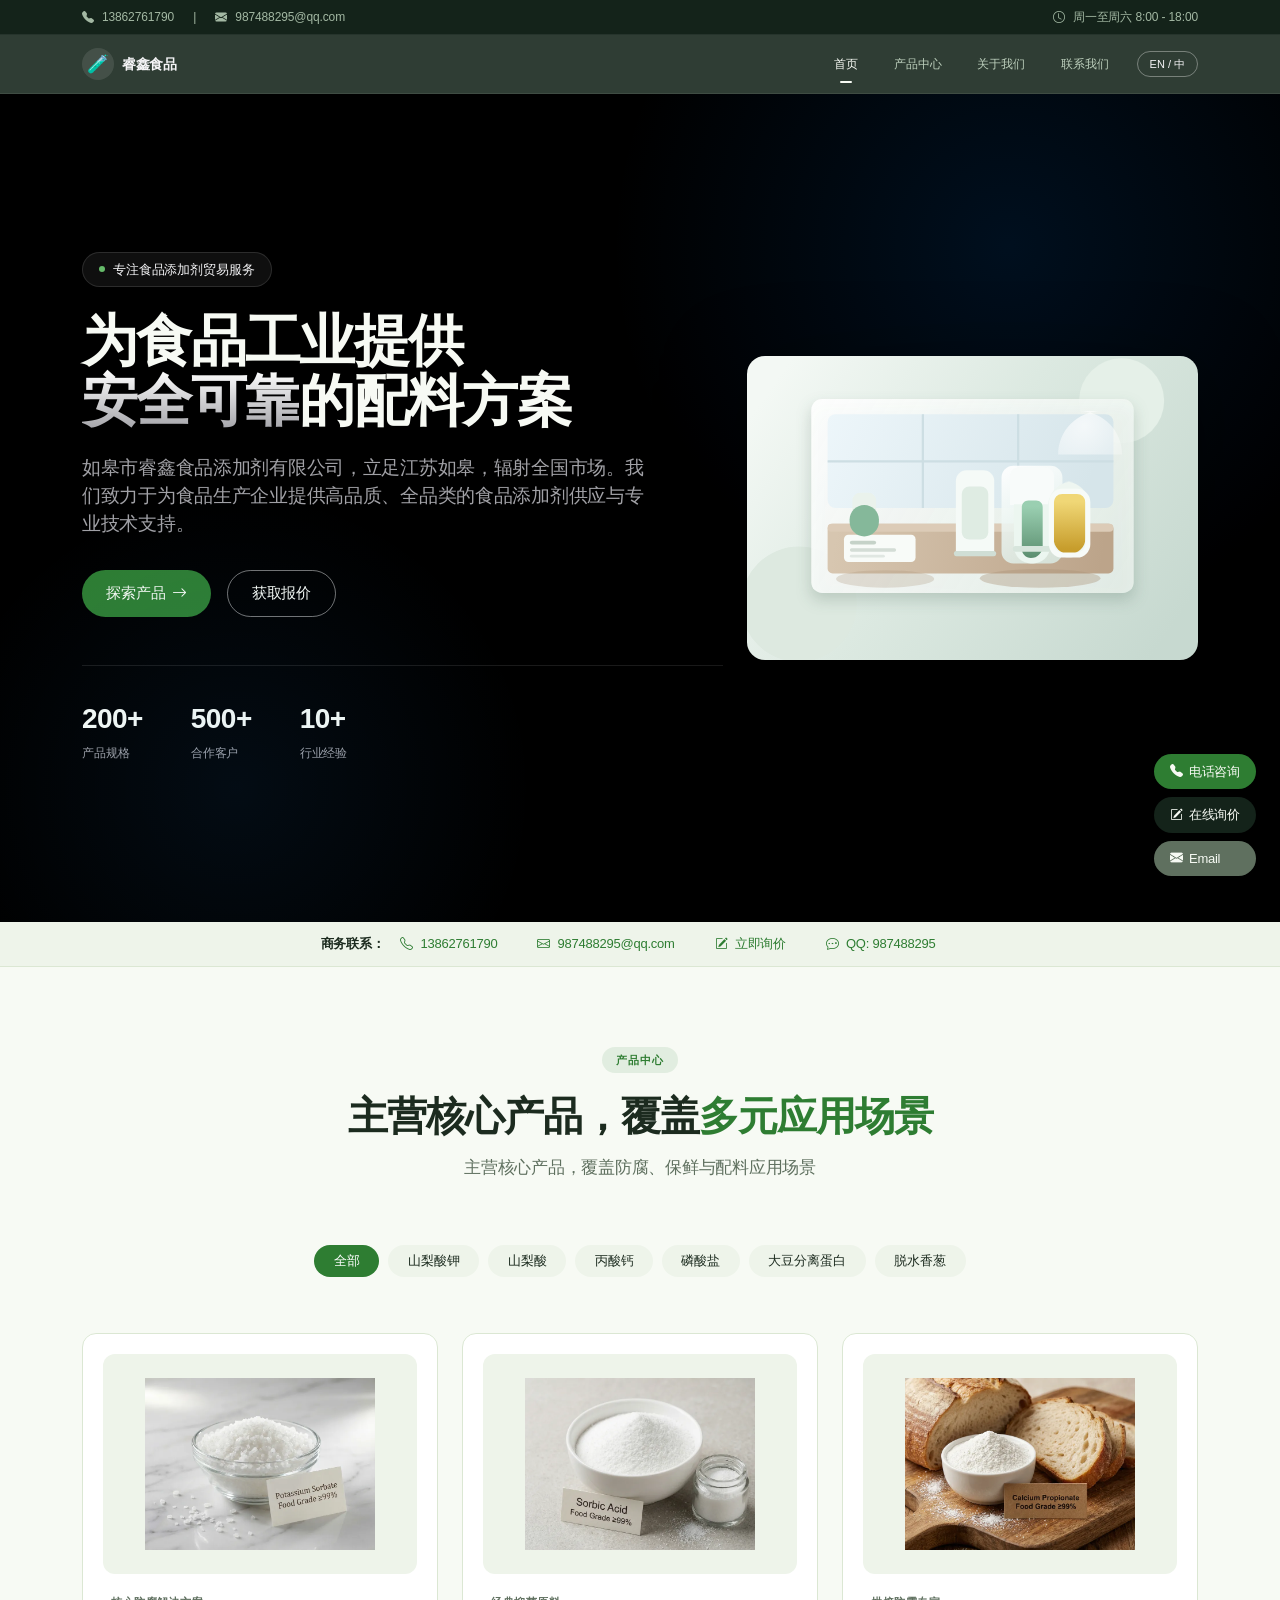
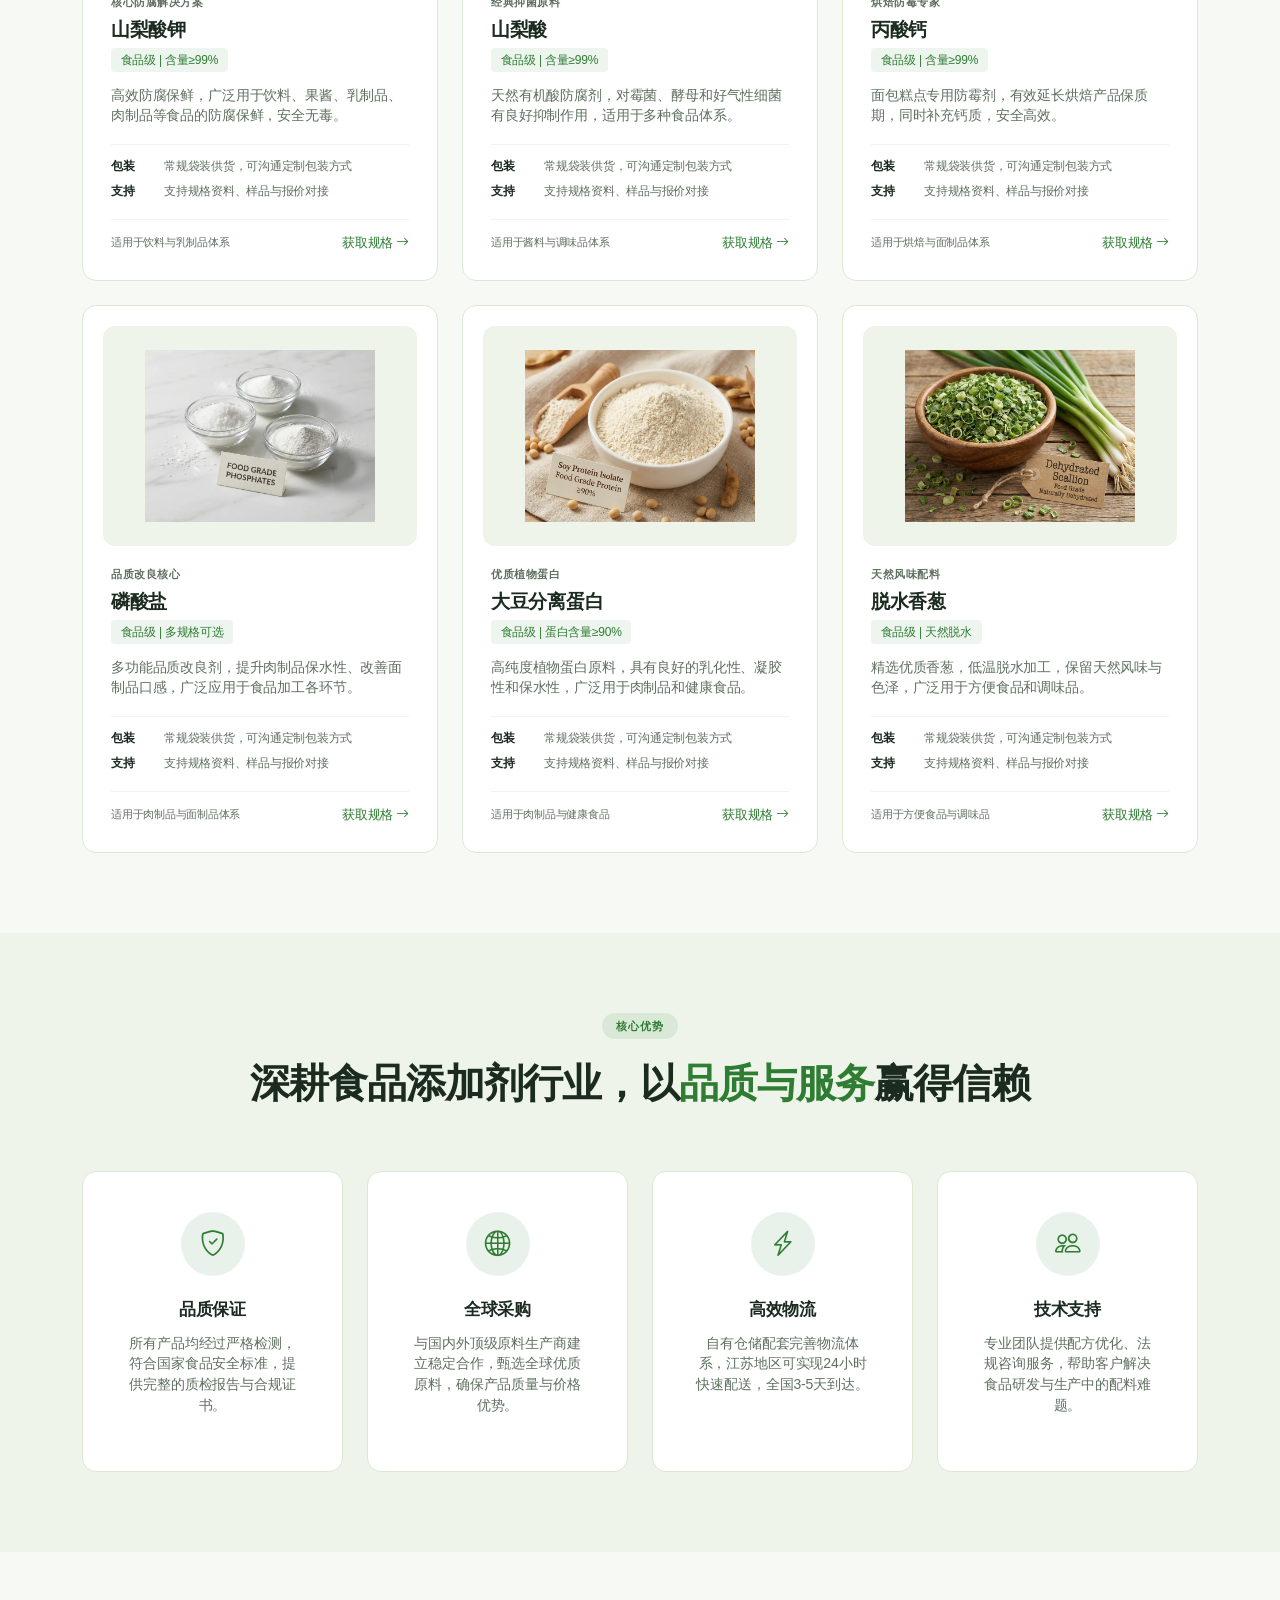
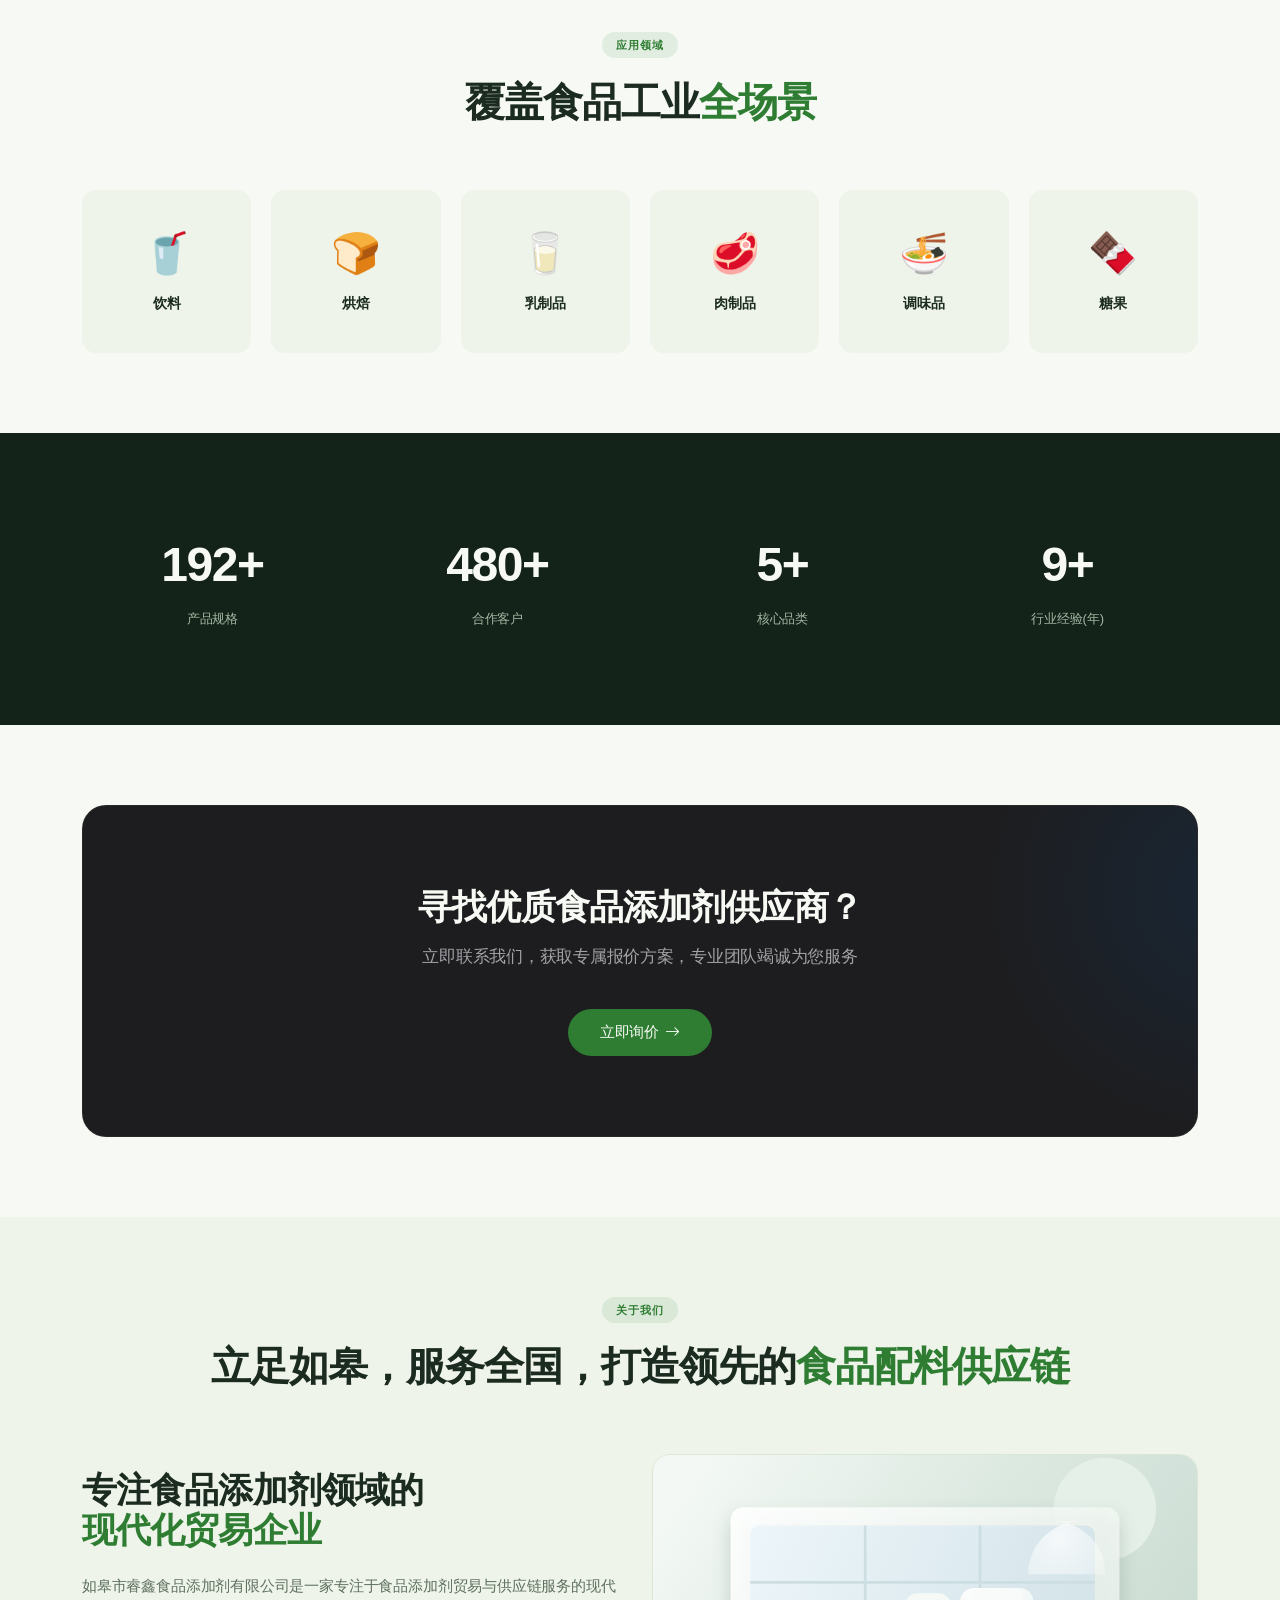
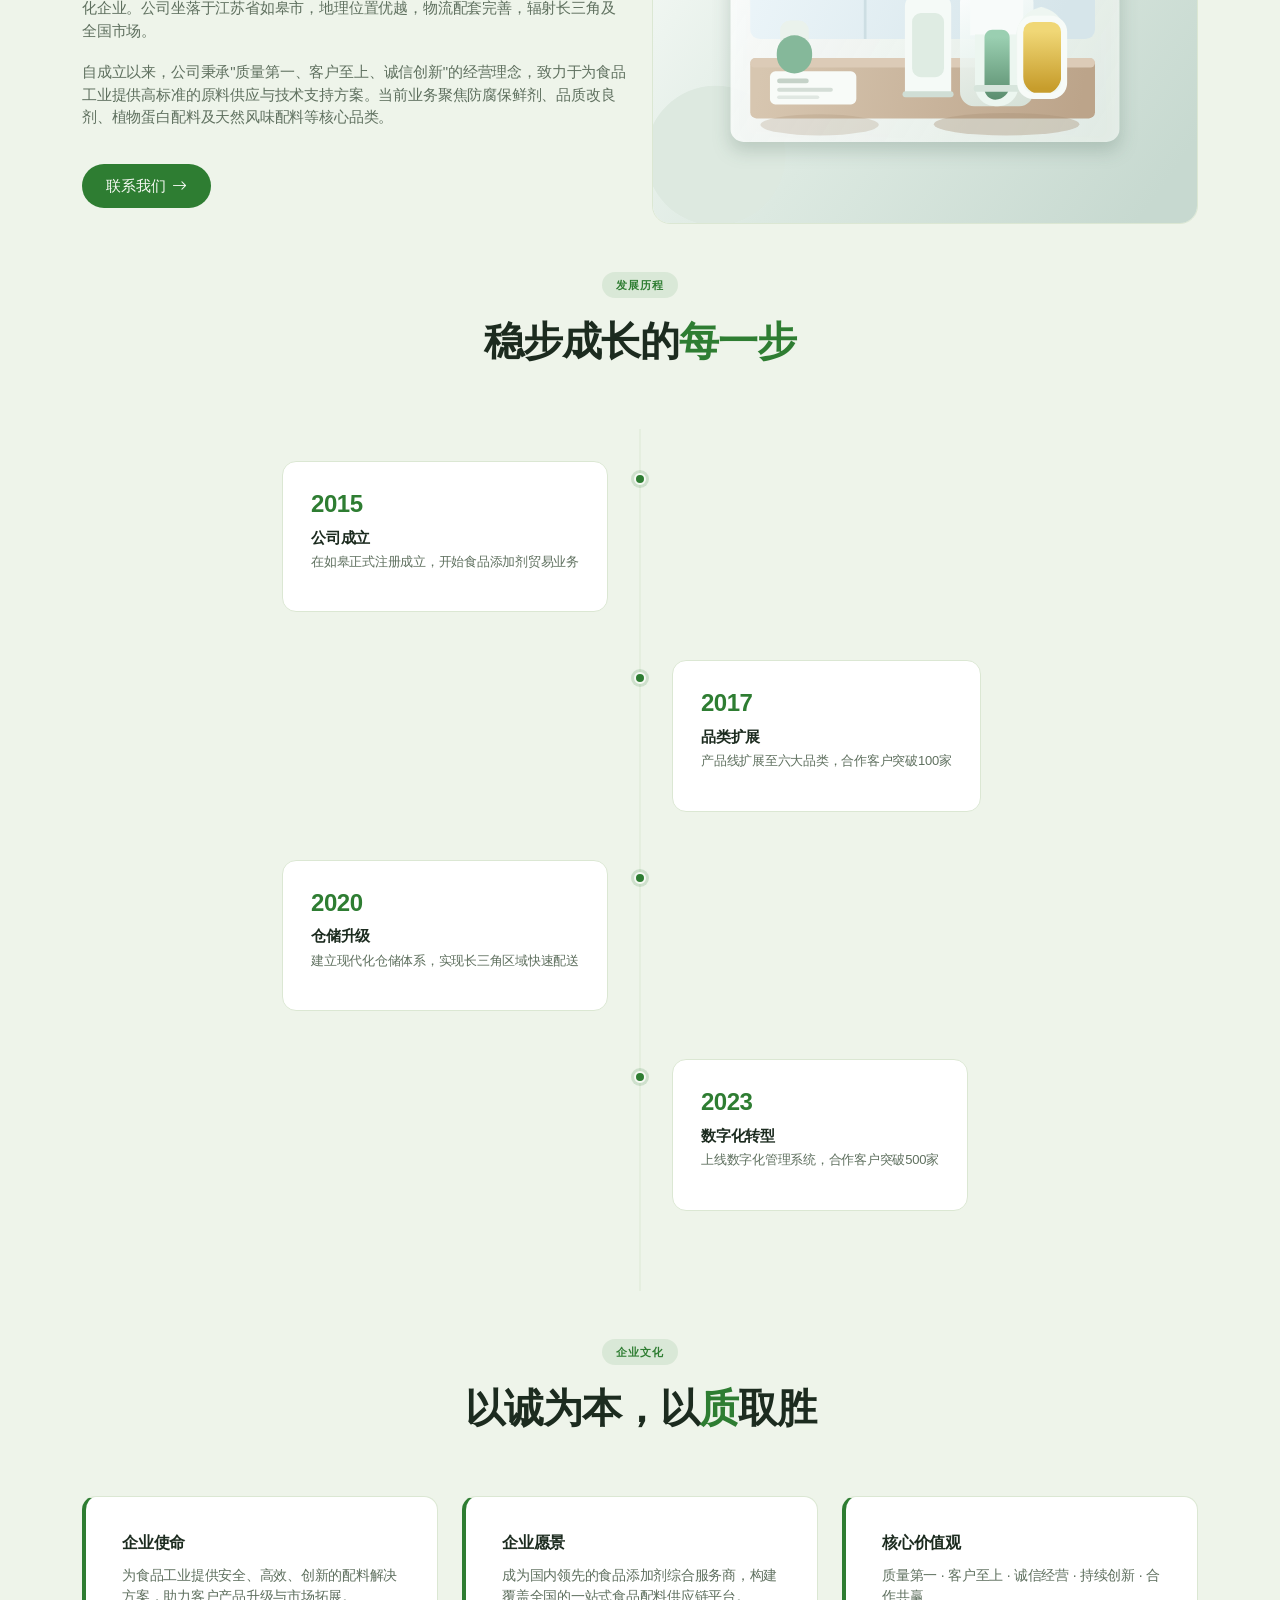
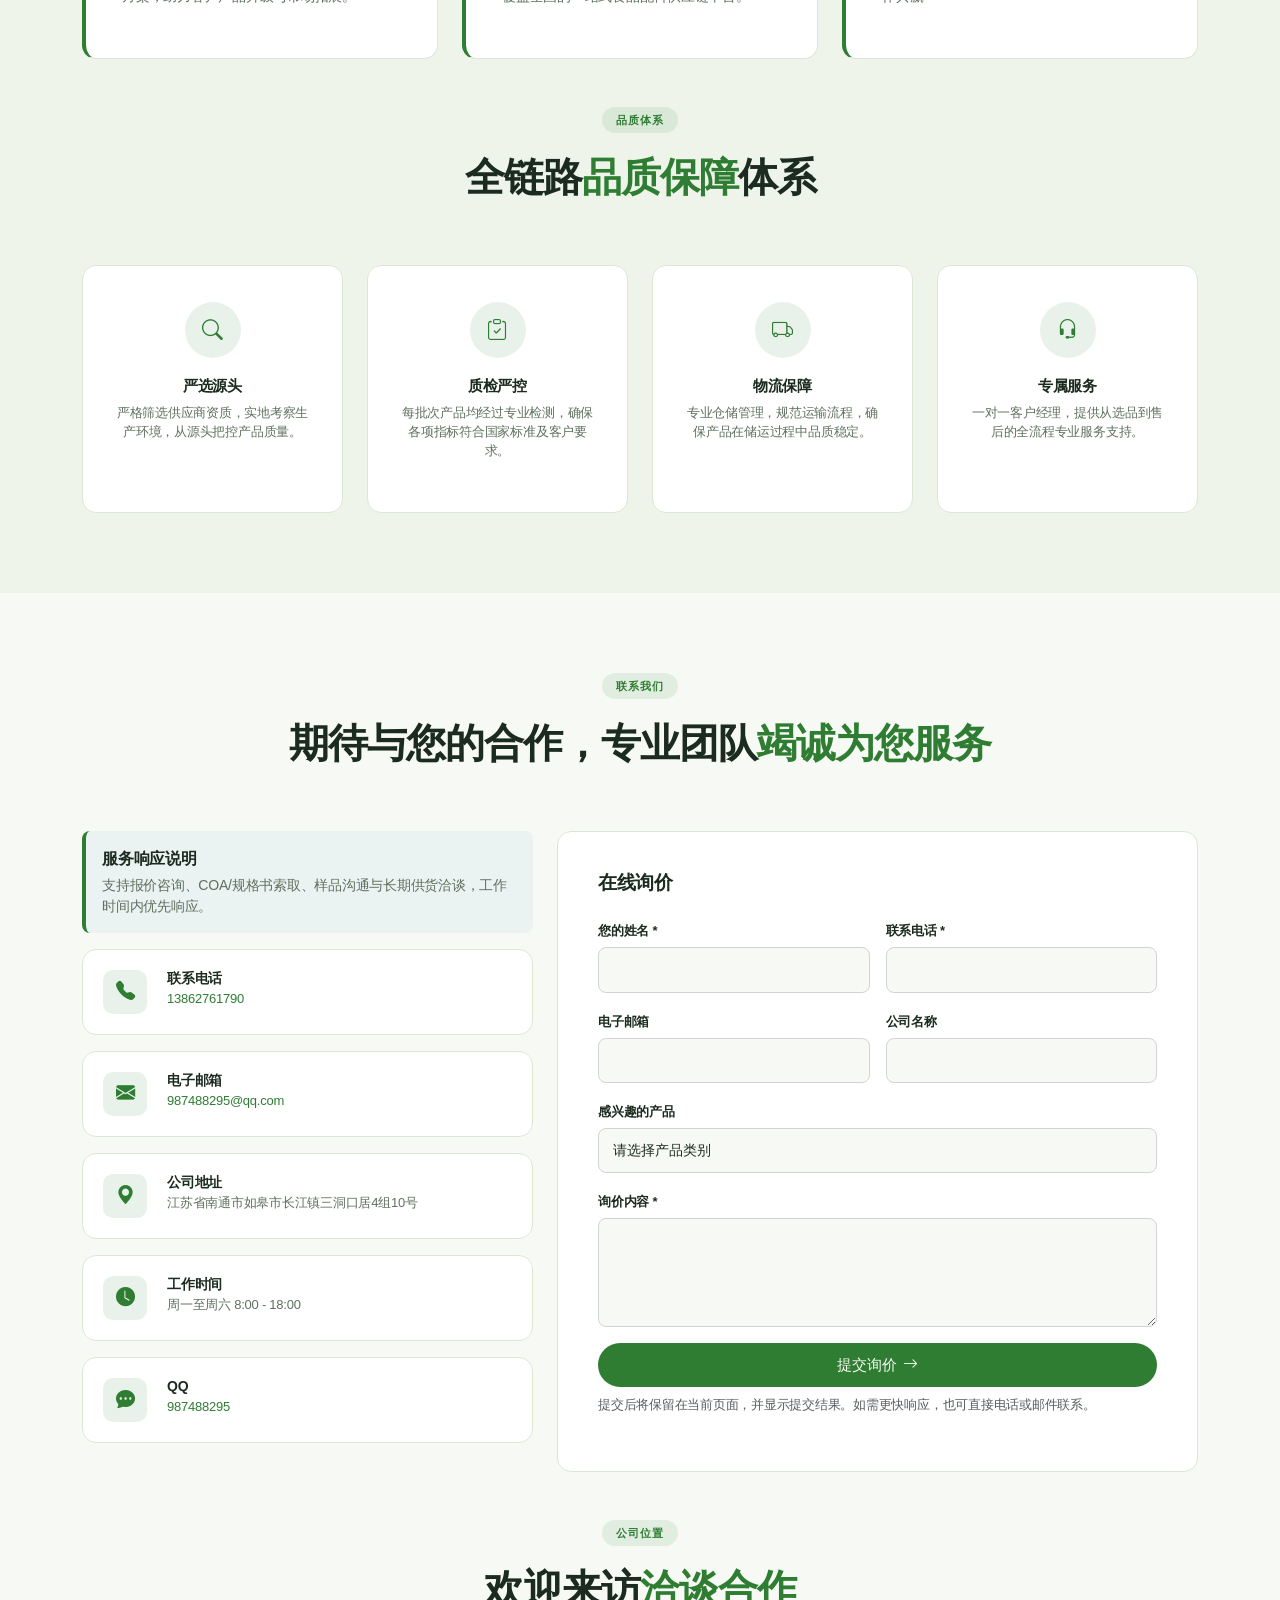
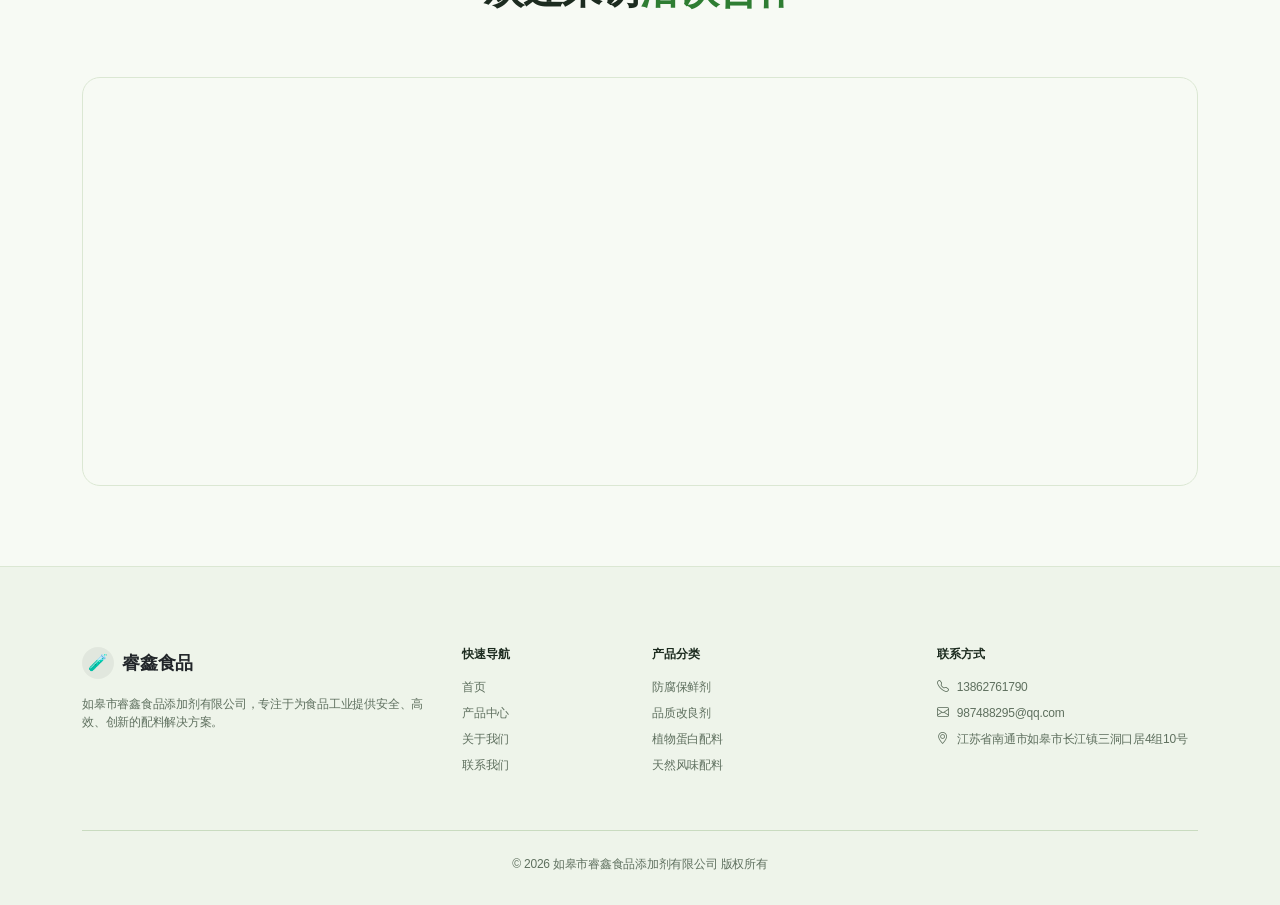
<file: variants/forest.html>
<!DOCTYPE html>
<html lang="zh-CN">
<head>
    <meta charset="UTF-8">
    <meta name="viewport" content="width=device-width, initial-scale=1.0">
    <title>森野绿意 Forest · 睿鑫食品风格变体</title>
    <meta name="description" content="如皋市睿鑫食品添加剂有限公司，专注食品添加剂贸易与供应链服务，提供防腐保鲜剂、品质改良剂、植物蛋白配料及天然风味配料等专业食品配料方案。">
    <meta name="keywords" content="食品添加剂,防腐保鲜剂,品质改良剂,植物蛋白配料,天然风味配料,磷酸盐,山梨酸钾,大豆分离蛋白,如皋,睿鑫食品">
    <meta property="og:type" content="website">
    <meta property="og:title" content="如皋市睿鑫食品添加剂有限公司 | 专业的防腐保鲜与食品配料供应商">
    <meta property="og:description" content="专注食品添加剂领域，为您提供防腐保鲜剂、品质改良剂、植物蛋白及天然风味配料等安全可靠的食品配料方案。">
    <meta property="og:image" content="https://ruixinfood.com/images/og-image.svg">
    <meta property="og:url" content="https://ruixinfood.com/">
    <link rel="canonical" href="https://ruixinfood.com/">
    <meta name="theme-color" content="#0066cc">
    <link rel="icon" href="data:image/svg+xml,%3Csvg xmlns='http://www.w3.org/2000/svg' viewBox='0 0 100 100'%3E%3Ccircle cx='50' cy='50' r='48' fill='%230066cc'/%3E%3Ctext x='50' y='68' font-size='52' text-anchor='middle' fill='%23fff' font-family='sans-serif' font-weight='600'%3E%E7%9D%BF%3C/text%3E%3C/svg%3E">

    <!-- JSON-LD Structured Data for SEO -->
    <script type="application/ld+json">
    {
      "@context": "https://schema.org",
      "@type": "LocalBusiness",
      "name": "如皋市睿鑫食品添加剂有限公司",
      "alternateName": "Rugao Ruixin Food Additives Co., Ltd.",
      "image": "images/og-image.svg",
      "telephone": "13862761790",
      "email": "987488295@qq.com",
      "address": {
        "@type": "PostalAddress",
        "streetAddress": "三洞口居4组10号",
        "addressLocality": "如皋市",
        "addressRegion": "江苏省",
        "addressCountry": "CN"
      },
      "url": "https://ruixinfood.com",
      "priceRange": "$$",
      "description": "专业的食品添加剂与配料方案供应商，主营山梨酸钾、山梨酸、丙酸钙、磷酸盐、大豆分离蛋白及脱水香葱等优质防腐保鲜与食品添加原料。"
    }
    </script>

    <link rel="preconnect" href="https://cdn.jsdelivr.net" crossorigin>
    <!-- Bootstrap 5 CSS -->
    <link href="https://cdn.jsdelivr.net/npm/bootstrap@5.3.3/dist/css/bootstrap.min.css" rel="stylesheet">
    <!-- Bootstrap Icons -->
    <link href="https://cdn.jsdelivr.net/npm/bootstrap-icons@1.11.3/font/bootstrap-icons.min.css" rel="stylesheet">
    <!-- AOS Animation -->
    <link href="https://cdn.jsdelivr.net/npm/aos@2.3.4/dist/aos.css" rel="stylesheet">

        <style>
        :root {
            --primary: #0066cc;
            --primary-dark: #0055b3;
            --primary-light: #2997ff;
            --accent: #0066cc;
            --accent-dark: #0055b3;
            --dark: #1d1d1f;
            --dark-light: #272729;
            --gray-100: #f5f5f7;
            --gray-200: #e0e0e0;
            --gray-600: #7a7a7a;
            --white: #ffffff;
            --font-body: "SF Pro Text", "SF Pro Display", -apple-system, BlinkMacSystemFont, "PingFang SC", "Segoe UI", "Microsoft YaHei", Roboto, sans-serif;
            --shadow-sm: none;
            --shadow-md: none;
            --shadow-lg: none;
            --transition: all 0.2s cubic-bezier(0.25, 1, 0.5, 1);
        }

        * { margin: 0; padding: 0; box-sizing: border-box; }

        html { scroll-behavior: smooth; scroll-padding-top: 76px; }

        ::selection { background: rgba(0, 102, 204, 0.2); }

        a:focus-visible, button:focus-visible, .form-control:focus-visible, .form-select:focus-visible {
            outline: 2px solid var(--primary-focus, #0071e3);
            outline-offset: 2px;
        }

        @media (prefers-reduced-motion: reduce) {
            html { scroll-behavior: auto; }
            *, *::before, *::after {
                animation-duration: 0.01ms !important;
                animation-iteration-count: 1 !important;
                transition-duration: 0.01ms !important;
            }
        }

        body {
            font-family: var(--font-body);
            color: var(--dark);
            background-color: var(--white);
            line-height: 1.5;
            letter-spacing: -0.015em;
            overflow-x: hidden;
            -webkit-font-smoothing: antialiased;
            -moz-osx-font-smoothing: grayscale;
        }

        /* ─── Top Bar ─── */
        .top-bar {
            background: #121212;
            color: #a1a1a6;
            font-size: 12px;
            padding: 0.5rem 0;
            border-bottom: 1px solid rgba(255, 255, 255, 0.08);
            letter-spacing: -0.01em;
        }
        .top-bar a { color: #a1a1a6; text-decoration: none; transition: var(--transition); }
        .top-bar a:hover { color: var(--white); }
        .top-bar .bi { margin-right: 0.3rem; }

        /* ─── Navbar ─── */
        .navbar {
            background: rgba(22, 22, 23, 0.8) !important;
            backdrop-filter: saturate(180%) blur(20px);
            -webkit-backdrop-filter: saturate(180%) blur(20px);
            border-bottom: 1px solid rgba(255, 255, 255, 0.08);
            padding: 0.5rem 0;
            transition: var(--transition);
        }
        .navbar.scrolled {
            background: rgba(22, 22, 23, 0.85) !important;
        }
        .navbar-brand {
            font-weight: 600;
            font-size: 14px;
            color: #f5f5f7 !important;
            display: flex;
            align-items: center;
            gap: 0.5rem;
            letter-spacing: -0.02em;
        }
        .navbar-brand .brand-icon {
            width: 32px; height: 32px;
            background: rgba(255,255,255,0.1);
            border-radius: 50%;
            display: flex; align-items: center; justify-content: center;
            color: #fff; font-size: 1.1rem;
            box-shadow: none;
            transition: var(--transition);
        }
        .navbar-brand:hover .brand-icon {
            background: rgba(255,255,255,0.2);
        }
        .nav-link {
            font-size: 12px;
            font-weight: 400;
            color: #cccccc !important;
            padding: 0.5rem 1rem !important;
            transition: var(--transition);
            position: relative;
            letter-spacing: -0.01em;
        }
        .nav-link:hover, .nav-link.active {
            color: var(--white) !important;
        }
        .nav-link.active::after {
            content: '';
            position: absolute;
            bottom: -2px; left: 50%;
            transform: translateX(-50%);
            width: 12px; height: 2px;
            background: var(--white);
            border-radius: 1px;
        }
        .btn-lang {
            border: 1px solid rgba(255,255,255,0.35);
            color: #f5f5f7;
            font-size: 11px;
            font-weight: 400;
            padding: 0.25rem 0.75rem;
            border-radius: 9999px;
            background: transparent;
            cursor: pointer;
            transition: var(--transition);
        }
        .btn-lang:hover {
            background: rgba(255, 255, 255, 0.1);
            border-color: var(--white);
            color: var(--white);
        }

        /* ─── Hero Section ─── */
        .hero-section {
            background: #000000;
            min-height: 92vh;
            display: flex;
            align-items: center;
            position: relative;
            overflow: hidden;
            color: var(--white);
        }
        .hero-section::before {
            content: '';
            position: absolute;
            top: -30%; right: -10%;
            width: 800px; height: 800px;
            background: radial-gradient(circle, rgba(0, 102, 204, 0.15) 0%, transparent 70%);
            border-radius: 50%;
            pointer-events: none;
        }
        .hero-section::after {
            content: '';
            position: absolute;
            bottom: -20%; left: -5%;
            width: 600px; height: 600px;
            background: radial-gradient(circle, rgba(41, 151, 255, 0.08) 0%, transparent 70%);
            border-radius: 50%;
            pointer-events: none;
        }
        .hero-badge {
            display: inline-flex;
            align-items: center;
            gap: 0.5rem;
            background: rgba(255, 255, 255, 0.06);
            border: 1px solid rgba(255, 255, 255, 0.12);
            padding: 0.4rem 1rem;
            border-radius: 9999px;
            font-size: 13px;
            margin-bottom: 1.5rem;
            color: #f5f5f7;
            letter-spacing: -0.01em;
        }
        .hero-badge .dot {
            width: 6px; height: 6px;
            background: var(--primary-light);
            border-radius: 50%;
            animation: pulse 2s infinite;
        }
        @keyframes pulse {
            0%, 100% { opacity: 1; }
            50% { opacity: 0.4; }
        }
        .hero-section h1 {
            font-family: "SF Pro Display", var(--font-body);
            font-size: clamp(2.2rem, 5vw, 3.5rem);
            font-weight: 600;
            line-height: 1.07;
            letter-spacing: -0.03em;
            margin-bottom: 1.5rem;
        }
        .hero-section h1 .highlight {
            background: linear-gradient(180deg, #ffffff 0%, #a1a1a6 100%);
            -webkit-background-clip: text;
            -webkit-text-fill-color: transparent;
            background-clip: text;
        }
        .hero-section .lead {
            font-size: 19px;
            font-weight: 300;
            color: #a1a1a6;
            max-width: 580px;
            margin-bottom: 2rem;
            line-height: 1.47;
            letter-spacing: -0.015em;
        }
        .hero-stats {
            display: flex;
            gap: 3rem;
            margin-top: 3rem;
            padding-top: 2rem;
            border-top: 1px solid rgba(255, 255, 255, 0.1);
        }
        .hero-stat strong {
            display: block;
            font-size: 28px;
            font-weight: 600;
            color: var(--white);
            letter-spacing: -0.02em;
        }
        .hero-stat span {
            font-size: 12px;
            color: #a1a1a6;
            letter-spacing: -0.01em;
        }
        .hero-img-wrapper {
            position: relative;
            text-align: center;
        }
        .hero-img-wrapper img {
            max-width: 100%;
            filter: drop-shadow(0 20px 40px rgba(0,0,0,0.5));
            border-radius: 18px;
            transition: var(--transition);
        }
        .hero-img-wrapper img:hover {
            transform: scale(1.01);
            filter: drop-shadow(0 25px 50px rgba(0,0,0,0.6));
        }

        /* ─── Buttons ─── */
        .btn-primary-custom, .btn-accent {
            background: var(--primary);
            color: var(--white);
            border: none;
            padding: 11px 24px;
            border-radius: 9999px;
            font-weight: 400;
            font-size: 15px;
            transition: var(--transition);
            text-decoration: none;
            display: inline-flex;
            align-items: center;
            gap: 0.4rem;
            box-shadow: none !important;
            cursor: pointer;
            letter-spacing: -0.01em;
        }
        .btn-primary-custom:hover, .btn-accent:hover {
            background: var(--primary-focus, #0071e3);
            color: var(--white);
        }
        .btn-primary-custom:active, .btn-accent:active {
            transform: scale(0.96);
        }
        .btn-outline-custom {
            border: 1px solid rgba(255,255,255,0.45);
            color: var(--white);
            padding: 11px 24px;
            border-radius: 9999px;
            font-weight: 400;
            font-size: 15px;
            transition: var(--transition);
            text-decoration: none;
            display: inline-flex;
            align-items: center;
            gap: 0.4rem;
            background: transparent;
            cursor: pointer;
            letter-spacing: -0.01em;
        }
        .btn-outline-custom:hover {
            background: rgba(255, 255, 255, 0.1);
            border-color: var(--white);
            color: var(--white);
        }
        .btn-outline-custom:active {
            transform: scale(0.96);
        }
        .btn-pill-light {
            background: var(--gray-100);
            color: var(--dark);
            border: none;
            padding: 11px 24px;
            border-radius: 9999px;
            font-weight: 400;
            font-size: 14px;
            transition: var(--transition);
            cursor: pointer;
            letter-spacing: -0.01em;
        }
        .btn-pill-light:hover { background: #e8e8ed; color: var(--dark); }
        .btn-pill-light:active { transform: scale(0.96); }

        /* ─── Section Styles ─── */
        .section-padding { padding: 80px 0; }
        .section-bg { background: var(--gray-100); }

        .section-header {
            text-align: center;
            margin-bottom: 4rem;
        }
        .section-badge {
            display: inline-block;
            padding: 0.3rem 0.9rem;
            background: rgba(0, 102, 204, 0.08);
            border: none;
            border-radius: 9999px;
            font-size: 11px;
            color: var(--primary);
            font-weight: 600;
            letter-spacing: 0.08em;
            text-transform: uppercase;
            margin-bottom: 1.2rem;
        }
        .section-header h2 {
            font-family: "SF Pro Display", var(--font-body);
            font-size: clamp(1.8rem, 3.5vw, 2.5rem);
            font-weight: 600;
            color: var(--dark);
            letter-spacing: -0.025em;
            margin-bottom: 1rem;
        }
        .section-header h2 em {
            font-style: normal;
            color: var(--primary);
        }
        .section-header p {
            color: var(--gray-600);
            font-size: 17px;
            font-weight: 400;
            max-width: 600px;
            margin: 0 auto;
            line-height: 1.47;
            letter-spacing: -0.015em;
        }

        /* ─── Contact Strip ─── */
        .contact-strip {
            background: var(--gray-100);
            border-bottom: 1px solid #e5e5e7;
            color: var(--dark);
            padding: 0.75rem 0;
            font-size: 13px;
        }
        .contact-strip a {
            color: var(--primary);
            text-decoration: none;
            margin-right: 1.5rem;
            font-weight: 400;
            transition: var(--transition);
        }
        .contact-strip a:hover { opacity: 0.8; }
        .contact-strip .bi { color: var(--primary); margin-right: 0.25rem; }

        /* ─── Product Cards ─── */
        .product-filter {
            display: flex;
            flex-wrap: wrap;
            justify-content: center;
            gap: 0.6rem;
            margin-bottom: 3.5rem;
        }
        .filter-btn {
            padding: 0.4rem 1.2rem;
            border: none;
            border-radius: 9999px;
            background: var(--gray-100);
            font-size: 13px;
            font-weight: 400;
            color: var(--dark);
            cursor: pointer;
            transition: var(--transition);
        }
        .filter-btn:hover { background: #e8e8ed; }
        .filter-btn:active { transform: scale(0.96); }
        .filter-btn.active {
            background: var(--dark);
            color: var(--white);
        }

        .product-card {
            background: var(--white);
            border-radius: 18px;
            overflow: hidden;
            box-shadow: none;
            transition: var(--transition);
            height: 100%;
            border: 1px solid #e5e5e7;
            padding: 1.25rem;
            display: flex;
            flex-direction: column;
        }
        .product-card:hover {
            border-color: #d2d2d7;
        }
        .product-card-img {
            height: 220px;
            overflow: hidden;
            background: var(--gray-100);
            border-radius: 12px;
            padding: 1.5rem;
            display: flex;
            align-items: center;
            justify-content: center;
            transition: var(--transition);
        }
        .product-card-img img {
            max-width: 100%;
            max-height: 100%;
            object-fit: contain;
            transition: transform 0.4s cubic-bezier(0.25, 1, 0.5, 1), filter 0.4s ease;
        }
        .product-card:hover .product-card-img img {
            transform: scale(1.05);
            filter: drop-shadow(0 8px 24px rgba(0,0,0,0.12));
        }
        .product-card-body {
            padding: 1.25rem 0.5rem 0.5rem 0.5rem;
            display: flex;
            flex-direction: column;
            flex-grow: 1;
        }
        .product-tagline {
            font-size: 11px;
            color: var(--gray-600);
            font-weight: 600;
            text-transform: uppercase;
            letter-spacing: 0.05em;
            margin-bottom: 0.5rem;
        }
        .product-card-body h3 {
            font-family: "SF Pro Text", var(--font-body);
            font-size: 19px;
            font-weight: 600;
            color: var(--dark);
            margin-bottom: 0.4rem;
            letter-spacing: -0.015em;
        }
        .product-spec {
            font-size: 12px;
            color: var(--primary);
            font-weight: 400;
            margin-bottom: 0.8rem;
            padding: 0.2rem 0.6rem;
            background: rgba(0,102,204,0.06);
            border-radius: 4px;
            display: inline-block;
            width: fit-content;
        }
        .product-card-body p {
            font-size: 14px;
            color: var(--gray-600);
            margin-bottom: 1.2rem;
            line-height: 1.43;
            letter-spacing: -0.01em;
        }
        .product-facts {
            display: flex;
            flex-direction: column;
            gap: 0.5rem;
            margin-top: auto;
            margin-bottom: 1.2rem;
            padding-top: 0.8rem;
            border-top: 1px solid #f5f5f7;
        }
        .product-fact {
            font-size: 12px;
            color: var(--gray-600);
            line-height: 1.4;
        }
        .product-fact strong {
            color: var(--dark);
            margin-right: 0.5rem;
            min-width: 45px;
            display: inline-block;
        }
        .product-card-footer {
            display: flex;
            justify-content: space-between;
            align-items: center;
            padding-top: 0.8rem;
            border-top: 1px solid #f5f5f7;
        }
        .product-card-footer .note {
            font-size: 11px;
            color: var(--gray-600);
        }
        .product-card-footer a {
            color: var(--primary);
            font-weight: 400;
            font-size: 13px;
            text-decoration: none;
            transition: var(--transition);
            display: inline-flex;
            align-items: center;
            gap: 0.2rem;
        }
        .product-card-footer a:hover { opacity: 0.85; }

        /* ─── Features / Why Us ─── */
        .feature-card {
            background: var(--white);
            border-radius: 18px;
            padding: 2.5rem;
            text-align: center;
            box-shadow: none;
            transition: var(--transition);
            height: 100%;
            border: 1px solid #e5e5e7;
        }
        .feature-card:hover {
            border-color: #d2d2d7;
        }
        .feature-icon {
            width: 64px; height: 64px;
            background: rgba(0,102,204,0.06);
            border-radius: 50%;
            display: flex; align-items: center; justify-content: center;
            margin: 0 auto 1.5rem;
            font-size: 1.6rem;
            color: var(--primary);
        }
        .feature-card h3 {
            font-size: 17px;
            font-weight: 600;
            color: var(--dark);
            margin-bottom: 0.8rem;
            letter-spacing: -0.015em;
        }
        .feature-card p {
            font-size: 14px;
            color: var(--gray-600);
            line-height: 1.47;
            letter-spacing: -0.01em;
        }

        /* ─── Application Areas ─── */
        .app-grid {
            display: grid;
            grid-template-columns: repeat(6, 1fr);
            gap: 1.25rem;
        }
        .app-item {
            text-align: center;
            padding: 2rem 1rem;
            background: var(--gray-100);
            border-radius: 18px;
            box-shadow: none;
            transition: var(--transition);
            border: 1px solid transparent;
        }
        .app-item:hover {
            background: var(--white);
            border-color: #d2d2d7;
            transform: translateY(-2px);
        }
        .app-item .app-icon {
            font-size: 2.5rem;
            margin-bottom: 0.8rem;
            transition: transform 0.3s cubic-bezier(0.25, 1, 0.5, 1);
            display: inline-block;
        }
        .app-item:hover .app-icon {
            transform: scale(1.15);
        }
        .app-item h4 {
            font-size: 14px;
            font-weight: 600;
            color: var(--dark);
            letter-spacing: -0.012em;
        }

        /* ─── Stats Section ─── */
        .stats-section {
            background: #1d1d1f;
            color: var(--white);
            padding: 80px 0;
            position: relative;
        }
        .stat-item {
            text-align: center;
            padding: 1rem;
        }
        .stat-number {
            font-family: "SF Pro Display", var(--font-body);
            font-size: 48px;
            font-weight: 600;
            color: var(--white);
            display: block;
            letter-spacing: -0.03em;
        }
        .stat-label {
            font-size: 13px;
            color: #a1a1a6;
            margin-top: 0.5rem;
            letter-spacing: -0.01em;
        }

        /* ─── CTA Section ─── */
        .cta-section {
            background: #1d1d1f;
            border-radius: 24px;
            padding: 5rem 3rem;
            text-align: center;
            color: var(--white);
            position: relative;
            overflow: hidden;
            border: 1px solid rgba(255,255,255,0.05);
        }
        .cta-section::before {
            content: '';
            position: absolute;
            top: -50%; right: -25%;
            width: 500px; height: 500px;
            background: radial-gradient(circle, rgba(0,102,204,0.12) 0%, transparent 70%);
            border-radius: 50%;
            pointer-events: none;
        }
        .cta-section h2 { 
            font-family: "SF Pro Display", var(--font-body);
            font-size: 2.2rem; 
            font-weight: 600; 
            margin-bottom: 1rem; 
            letter-spacing: -0.025em;
        }
        .cta-section p { 
            font-size: 17px; 
            color: #a1a1a6; 
            margin-bottom: 2.5rem; 
            font-weight: 300;
            letter-spacing: -0.015em;
        }
        .btn-accent {
            background: var(--primary);
            color: var(--white);
            border: none;
            padding: 12px 32px;
            border-radius: 9999px;
            font-weight: 400;
            font-size: 15px;
            transition: var(--transition);
            text-decoration: none;
            display: inline-flex;
            align-items: center;
            gap: 0.4rem;
        }
        .btn-accent:hover {
            background: var(--primary-focus, #0071e3);
            color: var(--white);
        }

        /* ─── About Section ─── */
        .about-content h2 {
            font-family: "SF Pro Display", var(--font-body);
            font-size: 2.2rem;
            font-weight: 600;
            color: var(--dark);
            margin-bottom: 1.5rem;
            letter-spacing: -0.025em;
            line-height: 1.15;
        }
        .about-content h2 em {
            font-style: normal;
            color: var(--primary);
        }
        .about-content p {
            color: var(--gray-600);
            margin-bottom: 1.2rem;
            font-size: 15px;
            line-height: 1.5;
            letter-spacing: -0.012em;
        }
        .about-image {
            border-radius: 18px;
            overflow: hidden;
            box-shadow: none;
            border: 1px solid #e5e5e7;
        }
        .about-image img {
            width: 100%;
            height: 100%;
            object-fit: cover;
            transition: var(--transition);
        }
        .about-image:hover img {
            transform: scale(1.02);
        }

        /* ─── Timeline ─── */
        .timeline {
            position: relative;
            padding: 2rem 0;
        }
        .timeline::before {
            content: '';
            position: absolute;
            left: 50%;
            transform: translateX(-50%);
            width: 1px;
            height: 100%;
            background: var(--gray-200);
            top: 0;
        }
        .timeline-item {
            display: flex;
            justify-content: flex-end;
            padding-right: calc(50% + 2rem);
            margin-bottom: 3rem;
            position: relative;
        }
        .timeline-item:nth-child(even) {
            justify-content: flex-start;
            padding-right: 0;
            padding-left: calc(50% + 2rem);
        }
        .timeline-item::before {
            content: '';
            position: absolute;
            left: calc(50% - 6px);
            top: 0.75rem;
            width: 12px; height: 12px;
            background: var(--primary);
            border: 2px solid var(--white);
            border-radius: 50%;
            box-shadow: 0 0 0 3px rgba(0, 102, 204, 0.15);
            z-index: 1;
        }
        .timeline-content {
            background: var(--white);
            padding: 1.5rem 1.75rem;
            border-radius: 18px;
            box-shadow: none;
            border: 1px solid #e5e5e7;
            max-width: 440px;
        }
        .timeline-content:hover {
            border-color: #d2d2d7;
        }
        .timeline-year {
            font-family: "SF Pro Display", var(--font-body);
            font-size: 1.5rem;
            font-weight: 600;
            color: var(--primary);
            margin-bottom: 0.4rem;
            letter-spacing: -0.02em;
        }
        .timeline-content h4 {
            font-size: 15px;
            font-weight: 600;
            color: var(--dark);
            margin-bottom: 0.4rem;
            letter-spacing: -0.012em;
        }
        .timeline-content p {
            font-size: 13px;
            color: var(--gray-600);
            line-height: 1.43;
        }

        /* ─── Values ─── */
        .value-card {
            background: var(--white);
            border-radius: 18px;
            padding: 2.25rem;
            box-shadow: none;
            transition: var(--transition);
            height: 100%;
            border: 1px solid #e5e5e7;
            border-left: 4px solid var(--primary);
        }
        .value-card:hover {
            border-color: #d2d2d7;
        }
        .value-card h3 {
            font-size: 16px;
            font-weight: 600;
            color: var(--dark);
            margin-bottom: 0.8rem;
            letter-spacing: -0.015em;
        }
        .value-card p {
            font-size: 14px;
            color: var(--gray-600);
            line-height: 1.47;
        }

        /* ─── Quality System ─── */
        .quality-card {
            text-align: center;
            padding: 2.25rem 1.75rem;
            background: var(--white);
            border-radius: 18px;
            box-shadow: none;
            transition: var(--transition);
            height: 100%;
            border: 1px solid #e5e5e7;
        }
        .quality-card:hover {
            border-color: #d2d2d7;
        }
        .quality-icon {
            width: 56px; height: 56px;
            background: rgba(0, 102, 204, 0.06);
            border-radius: 50%;
            display: flex; align-items: center; justify-content: center;
            margin: 0 auto 1.2rem;
            color: var(--primary);
            font-size: 1.3rem;
        }
        .quality-card h3 {
            font-size: 15px;
            font-weight: 600;
            color: var(--dark);
            margin-bottom: 0.6rem;
            letter-spacing: -0.015em;
        }
        .quality-card p {
            font-size: 13px;
            color: var(--gray-600);
            line-height: 1.43;
        }

        /* ─── Contact Section ─── */
        .contact-info-card {
            display: flex;
            align-items: flex-start;
            gap: 1.25rem;
            padding: 1.25rem;
            background: var(--white);
            border-radius: 18px;
            box-shadow: none;
            border: 1px solid #e5e5e7;
            margin-bottom: 1rem;
            transition: var(--transition);
        }
        .contact-info-card:hover {
            border-color: #d2d2d7;
        }
        .ci-icon {
            width: 44px; height: 44px;
            background: rgba(0, 102, 204, 0.06);
            border-radius: 10px;
            display: flex; align-items: center; justify-content: center;
            font-size: 1.2rem;
            color: var(--primary);
            flex-shrink: 0;
        }
        .contact-info-card h4 {
            font-size: 14px;
            font-weight: 600;
            color: var(--dark);
            margin-bottom: 0.2rem;
            letter-spacing: -0.012em;
        }
        .contact-info-card p {
            font-size: 13px;
            color: var(--gray-600);
            margin: 0;
            line-height: 1.4;
        }
        .contact-info-card a {
            color: var(--primary);
            text-decoration: none;
            font-weight: 400;
        }
        .contact-info-card a:hover { opacity: 0.85; }

        .contact-form-wrapper {
            background: var(--white);
            border-radius: 18px;
            padding: 2.5rem;
            box-shadow: none;
            border: 1px solid #e5e5e7;
        }
        .contact-form-wrapper h3 {
            font-size: 19px;
            font-weight: 600;
            color: var(--dark);
            margin-bottom: 1.5rem;
            letter-spacing: -0.015em;
        }
        .form-control, .form-select {
            border: 1px solid #d2d2d7;
            border-radius: 8px;
            padding: 0.7rem 0.9rem;
            font-size: 14px;
            background: var(--white);
            transition: var(--transition);
            color: var(--dark);
        }
        .form-control:focus, .form-select:focus {
            border-color: var(--primary);
            box-shadow: 0 0 0 4px rgba(0, 102, 204, 0.15);
            outline: none;
        }
        .form-label {
            font-size: 13px;
            font-weight: 600;
            color: var(--dark);
            margin-bottom: 0.4rem;
        }

        /* ─── Map ─── */
        .map-container {
            border-radius: 18px;
            overflow: hidden;
            border: 1px solid #e5e5e7;
        }
        .map-container iframe {
            width: 100%;
            height: 400px;
            border: none;
        }

        /* ─── Footer ─── */
        .footer {
            background: var(--gray-100);
            color: var(--gray-600);
            border-top: 1px solid #e5e5e7;
            padding: 5rem 0 2rem;
            font-size: 12px;
            line-height: 1.5;
        }
        .footer h5 {
            color: var(--dark);
            font-weight: 600;
            margin-bottom: 1rem;
            font-size: 12px;
            letter-spacing: -0.012em;
        }
        .footer p { font-size: 12px; }
        .footer a {
            color: #515154;
            text-decoration: none;
            transition: var(--transition);
            display: block;
            margin-bottom: 0.5rem;
            font-size: 12px;
        }
        .footer a:hover { color: var(--dark); }
        .footer-bottom {
            border-top: 1px solid #d2d2d7;
            padding-top: 1.5rem;
            margin-top: 3rem;
            text-align: center;
            color: var(--gray-600);
        }
        .footer .brand-icon-sm {
            width: 32px; height: 32px;
            background: rgba(0, 0, 0, 0.05);
            border-radius: 50%;
            display: inline-flex; align-items: center; justify-content: center;
            color: var(--dark); font-size: 1rem;
        }

        /* ─── Floating Contact ─── */
        .contact-float {
            position: fixed;
            bottom: 1.5rem;
            right: 1.5rem;
            display: flex;
            flex-direction: column;
            gap: 0.5rem;
            z-index: 999;
        }
        .contact-float a {
            display: flex;
            align-items: center;
            gap: 0.4rem;
            padding: 0.5rem 1rem;
            border-radius: 9999px;
            font-size: 13px;
            font-weight: 400;
            text-decoration: none;
            color: var(--white);
            box-shadow: 0 4px 12px rgba(0,0,0,0.15);
            transition: var(--transition);
        }
        .contact-float a:hover { transform: translateY(-2px); opacity: 0.95; }
        .contact-float .float-phone { background: var(--primary); }
        .contact-float .float-inquiry { background: var(--dark); }
        .contact-float .float-email { background: #515154; }

        /* ─── Toast ─── */
        .toast-msg {
            position: fixed;
            top: 5rem;
            left: 50%;
            transform: translateX(-50%) translateY(-20px);
            background: var(--dark);
            color: var(--white);
            padding: 0.6rem 1.75rem;
            border-radius: 9999px;
            font-size: 13px;
            z-index: 9999;
            opacity: 0;
            transition: all 0.3s cubic-bezier(0.25, 1, 0.5, 1);
            pointer-events: none;
            box-shadow: 0 4px 12px rgba(0,0,0,0.15);
        }
        .toast-msg.show {
            opacity: 1;
            transform: translateX(-50%) translateY(0);
        }

        .form-status {
            padding: 0.75rem 1rem;
            border-radius: 8px;
            font-size: 13px;
            margin-bottom: 1rem;
            display: none;
            line-height: 1.4;
        }
        .form-status.show { display: block; }
        .form-status.success { background: #e3f9eb; color: #116834; border: 1px solid #c2f0d1; }
        .form-status.error { background: #fdf0f0; color: #b12c2c; border: 1px solid #f9d5d5; }

        /* ─── Language Toggle ─── */
        .t-en { display: none; }
        .lang-en .t-zh { display: none; }
        .lang-en .t-en { display: inline; }

        /* ─── Back to Top ─── */
        .back-to-top {
            position: fixed;
            bottom: 1.5rem;
            left: 1.5rem;
            width: 44px; height: 44px;
            background: rgba(255, 255, 255, 0.8);
            border: 1px solid rgba(0, 0, 0, 0.08);
            color: var(--dark);
            backdrop-filter: blur(10px);
            -webkit-backdrop-filter: blur(10px);
            border-radius: 50%;
            display: flex; align-items: center; justify-content: center;
            font-size: 1.1rem;
            z-index: 999;
            opacity: 0;
            visibility: hidden;
            transition: var(--transition);
            box-shadow: 0 4px 12px rgba(0,0,0,0.08);
            cursor: pointer;
        }
        .back-to-top.show { opacity: 1; visibility: visible; }
        .back-to-top:hover { transform: translateY(-3px); background: var(--white); }

        /* ─── Responsive ─── */
        @media (max-width: 991px) {
            .hero-stats { flex-wrap: wrap; gap: 1.5rem; }
            .app-grid { grid-template-columns: repeat(3, 1fr); }
            .timeline::before { left: 0; }
            .timeline-item { padding-right: 0; padding-left: 2rem; justify-content: flex-start; }
            .timeline-item:nth-child(even) { padding-left: 2rem; }
            .timeline-item::before { left: -6px; }
        }
        @media (max-width: 767px) {
            .hero-stats { flex-direction: column; gap: 1rem; }
            .app-grid { grid-template-columns: repeat(2, 1fr); }
            .section-padding { padding: 48px 0; }
            .contact-float a span:not(.bi) { display: none; }
            .contact-float a { padding: 0.65rem; border-radius: 50%; }
        }
        @media (max-width: 480px) {
            .app-grid { grid-template-columns: repeat(2, 1fr); gap: 0.8rem; }
        }
    </style>
    <link rel="stylesheet" href="themes/forest.css">
</head>
<body>

    <!-- Top Bar -->
    <div class="top-bar d-none d-lg-block">
        <div class="container d-flex justify-content-between align-items-center">
            <div>
                <a href="tel:13862761790"><i class="bi bi-telephone-fill"></i> 13862761790</a>
                <span class="mx-3">|</span>
                <a href="mailto:987488295@qq.com"><i class="bi bi-envelope-fill"></i> 987488295@qq.com</a>
            </div>
            <div>
                <span><i class="bi bi-clock"></i>
                    <span class="t-zh">周一至周六 8:00 - 18:00</span>
                    <span class="t-en">Mon - Sat 8:00 AM - 6:00 PM</span>
                </span>
            </div>
        </div>
    </div>

    <!-- Navbar -->
    <nav class="navbar navbar-expand-lg sticky-top" id="navbar">
        <div class="container">
            <a class="navbar-brand" href="#home">
                <div class="brand-icon">🧪</div>
                <span class="t-zh">睿鑫食品</span>
                <span class="t-en">Ruixin Food</span>
            </a>
            <button class="navbar-toggler" type="button" data-bs-toggle="collapse" data-bs-target="#navbarNav" aria-controls="navbarNav" aria-expanded="false" aria-label="切换导航菜单">
                <span class="navbar-toggler-icon"></span>
            </button>
            <div class="collapse navbar-collapse justify-content-end" id="navbarNav">
                <ul class="navbar-nav align-items-center gap-1">
                    <li class="nav-item"><a class="nav-link active" href="#home"><span class="t-zh">首页</span><span class="t-en">Home</span></a></li>
                    <li class="nav-item"><a class="nav-link" href="#products"><span class="t-zh">产品中心</span><span class="t-en">Products</span></a></li>
                    <li class="nav-item"><a class="nav-link" href="#about"><span class="t-zh">关于我们</span><span class="t-en">About</span></a></li>
                    <li class="nav-item"><a class="nav-link" href="#contact"><span class="t-zh">联系我们</span><span class="t-en">Contact</span></a></li>
                    <li class="nav-item ms-2">
                        <button class="btn-lang" onclick="toggleLang()" aria-label="Switch language / 切换语言">EN / 中</button>
                    </li>
                </ul>
            </div>
        </div>
    </nav>

    <!-- Hero Section -->
    <section class="hero-section" id="home">
        <div class="container">
            <div class="row align-items-center">
                <div class="col-lg-7" data-aos="fade-right" data-aos-duration="1000">
                    <div class="hero-badge">
                        <span class="dot"></span>
                        <span class="t-zh">专注食品添加剂贸易服务</span>
                        <span class="t-en">Professional Food Additive Trading</span>
                    </div>
                    <h1>
                        <span class="t-zh">为食品工业提供<br><span class="highlight">安全可靠</span>的配料方案</span>
                        <span class="t-en">Providing <span class="highlight">Safe & Reliable</span><br>Ingredient Solutions</span>
                    </h1>
                    <p class="lead">
                        <span class="t-zh">如皋市睿鑫食品添加剂有限公司，立足江苏如皋，辐射全国市场。我们致力于为食品生产企业提供高品质、全品类的食品添加剂供应与专业技术支持。</span>
                        <span class="t-en">Rugao Ruixin Food Additives Co., Ltd. is based in Rugao, Jiangsu, serving the national market with high-quality food additive supply and professional technical support.</span>
                    </p>
                    <div class="d-flex gap-3 flex-wrap">
                        <a href="#products" class="btn-primary-custom">
                            <span class="t-zh">探索产品</span><span class="t-en">Explore Products</span> <i class="bi bi-arrow-right"></i>
                        </a>
                        <a href="#contact" class="btn-outline-custom">
                            <span class="t-zh">获取报价</span><span class="t-en">Get Quote</span>
                        </a>
                    </div>
                    <div class="hero-stats">
                        <div class="hero-stat">
                            <strong>200+</strong>
                            <span class="t-zh">产品规格</span>
                            <span class="t-en">Product Specs</span>
                        </div>
                        <div class="hero-stat">
                            <strong>500+</strong>
                            <span class="t-zh">合作客户</span>
                            <span class="t-en">Partner Clients</span>
                        </div>
                        <div class="hero-stat">
                            <strong>10+</strong>
                            <span class="t-zh">行业经验</span>
                            <span class="t-en">Years Experience</span>
                        </div>
                    </div>
                </div>
                <div class="col-lg-5 d-none d-lg-block" data-aos="fade-left" data-aos-duration="1000" data-aos-delay="200">
                    <div class="hero-img-wrapper">
                        <img src="../images/food_lab_hero.svg" alt="睿鑫食品实验室">
                    </div>
                </div>
            </div>
        </div>
    </section>

    <!-- Quick Contact Strip -->
    <div class="contact-strip">
        <div class="container d-flex flex-wrap align-items-center justify-content-center gap-3">
            <span class="fw-bold">
                <span class="t-zh">商务联系：</span>
                <span class="t-en">Business Contact:</span>
            </span>
            <a href="tel:13862761790"><i class="bi bi-telephone"></i> 13862761790</a>
            <a href="mailto:987488295@qq.com"><i class="bi bi-envelope"></i> 987488295@qq.com</a>
            <a href="#contact"><i class="bi bi-pencil-square"></i> <span class="t-zh">立即询价</span><span class="t-en">Quick Inquiry</span></a>
            <a href="tencent://message/?uin=987488295&Site=Ruixin&Menu=yes"><i class="bi bi-chat-dots"></i> QQ: 987488295</a>
        </div>
    </div>

    <!-- Products Section -->
    <section id="products" class="section-padding">
        <div class="container">
            <div class="section-header" data-aos="fade-up">
                <span class="section-badge">
                    <span class="t-zh">产品中心</span>
                    <span class="t-en">PRODUCTS</span>
                </span>
                <h2>
                    <span class="t-zh">主营核心产品，覆盖<em>多元应用场景</em></span>
                    <span class="t-en">Core Products Covering <em>Diverse Applications</em></span>
                </h2>
                <p>
                    <span class="t-zh">主营核心产品，覆盖防腐、保鲜与配料应用场景</span>
                    <span class="t-en">Core products covering preservation, freshness retention, and ingredient application scenarios</span>
                </p>
            </div>

            <!-- Product Filter -->
            <div class="product-filter" data-aos="fade-up">
                <button class="filter-btn active" data-filter="all"><span class="t-zh">全部</span><span class="t-en">All</span></button>
                <button class="filter-btn" data-filter="potassium-sorbate"><span class="t-zh">山梨酸钾</span><span class="t-en">Potassium Sorbate</span></button>
                <button class="filter-btn" data-filter="sorbic-acid"><span class="t-zh">山梨酸</span><span class="t-en">Sorbic Acid</span></button>
                <button class="filter-btn" data-filter="calcium-propionate"><span class="t-zh">丙酸钙</span><span class="t-en">Calcium Propionate</span></button>
                <button class="filter-btn" data-filter="phosphate"><span class="t-zh">磷酸盐</span><span class="t-en">Phosphates</span></button>
                <button class="filter-btn" data-filter="soy-protein"><span class="t-zh">大豆分离蛋白</span><span class="t-en">Soy Protein Isolate</span></button>
                <button class="filter-btn" data-filter="dehydrated-scallion"><span class="t-zh">脱水香葱</span><span class="t-en">Dehydrated Scallion</span></button>
            </div>

            <!-- Product Grid -->
            <div class="row g-4" id="productGrid">
                <!-- 山梨酸钾 -->
                <div class="col-lg-4 col-md-6 product-item" data-category="potassium-sorbate" data-aos="fade-up">
                    <div class="product-card">
                        <div class="product-card-img">
                            <img src="../images/prod_potassium_sorbate.webp" alt="山梨酸钾" loading="lazy" decoding="async">
                        </div>
                        <div class="product-card-body">
                            <div class="product-tagline"><span class="t-zh">核心防腐解决方案</span><span class="t-en">Core Preservation Solution</span></div>
                            <h3><span class="t-zh">山梨酸钾</span><span class="t-en">Potassium Sorbate</span></h3>
                            <span class="product-spec"><span class="t-zh">食品级 | 含量≥99%</span><span class="t-en">Food Grade | Purity ≥99%</span></span>
                            <p><span class="t-zh">高效防腐保鲜，广泛用于饮料、果酱、乳制品、肉制品等食品的防腐保鲜，安全无毒。</span><span class="t-en">Efficient preservative widely used in beverages, jams, dairy and meat products. Safe and non-toxic.</span></p>
                            <div class="product-facts">
                                <div class="product-fact"><strong><span class="t-zh">包装</span><span class="t-en">Pack</span></strong><span class="t-zh">常规袋装供货，可沟通定制包装方式</span><span class="t-en">Standard bagged supply with packaging options on request</span></div>
                                <div class="product-fact"><strong><span class="t-zh">支持</span><span class="t-en">Support</span></strong><span class="t-zh">支持规格资料、样品与报价对接</span><span class="t-en">Documentation, samples, and quotation support available</span></div>
                            </div>
                            <div class="product-card-footer">
                                <span class="note"><span class="t-zh">适用于饮料与乳制品体系</span><span class="t-en">For beverage and dairy systems</span></span>
                                <a href="#" data-bs-toggle="modal" data-bs-target="#modal-potassium-sorbate"><span class="t-zh">获取规格</span><span class="t-en">Get Specs</span> <i class="bi bi-arrow-right"></i></a>
                            </div>
                        </div>
                    </div>
                </div>

                <!-- 山梨酸 -->
                <div class="col-lg-4 col-md-6 product-item" data-category="sorbic-acid" data-aos="fade-up" data-aos-delay="100">
                    <div class="product-card">
                        <div class="product-card-img">
                            <img src="../images/prod_sorbic_acid.webp" alt="山梨酸" loading="lazy" decoding="async">
                        </div>
                        <div class="product-card-body">
                            <div class="product-tagline"><span class="t-zh">经典抑菌原料</span><span class="t-en">Classic Antimicrobial Ingredient</span></div>
                            <h3><span class="t-zh">山梨酸</span><span class="t-en">Sorbic Acid</span></h3>
                            <span class="product-spec"><span class="t-zh">食品级 | 含量≥99%</span><span class="t-en">Food Grade | Purity ≥99%</span></span>
                            <p><span class="t-zh">天然有机酸防腐剂，对霉菌、酵母和好气性细菌有良好抑制作用，适用于多种食品体系。</span><span class="t-en">Natural organic acid preservative with excellent inhibition of molds, yeasts, and aerobic bacteria.</span></p>
                            <div class="product-facts">
                                <div class="product-fact"><strong><span class="t-zh">包装</span><span class="t-en">Pack</span></strong><span class="t-zh">常规袋装供货，可沟通定制包装方式</span><span class="t-en">Standard bagged supply with packaging options on request</span></div>
                                <div class="product-fact"><strong><span class="t-zh">支持</span><span class="t-en">Support</span></strong><span class="t-zh">支持规格资料、样品与报价对接</span><span class="t-en">Documentation, samples, and quotation support available</span></div>
                            </div>
                            <div class="product-card-footer">
                                <span class="note"><span class="t-zh">适用于酱料与调味品体系</span><span class="t-en">For sauces and condiment systems</span></span>
                                <a href="#" data-bs-toggle="modal" data-bs-target="#modal-sorbic-acid"><span class="t-zh">获取规格</span><span class="t-en">Get Specs</span> <i class="bi bi-arrow-right"></i></a>
                            </div>
                        </div>
                    </div>
                </div>

                <!-- 丙酸钙 -->
                <div class="col-lg-4 col-md-6 product-item" data-category="calcium-propionate" data-aos="fade-up" data-aos-delay="200">
                    <div class="product-card">
                        <div class="product-card-img">
                            <img src="../images/prod_calcium_propionate.webp" alt="丙酸钙" loading="lazy" decoding="async">
                        </div>
                        <div class="product-card-body">
                            <div class="product-tagline"><span class="t-zh">烘焙防霉专家</span><span class="t-en">Bakery Anti-mold Expert</span></div>
                            <h3><span class="t-zh">丙酸钙</span><span class="t-en">Calcium Propionate</span></h3>
                            <span class="product-spec"><span class="t-zh">食品级 | 含量≥99%</span><span class="t-en">Food Grade | Purity ≥99%</span></span>
                            <p><span class="t-zh">面包糕点专用防霉剂，有效延长烘焙产品保质期，同时补充钙质，安全高效。</span><span class="t-en">Specialized anti-mold agent for bread and pastries, effectively extending shelf life while supplementing calcium.</span></p>
                            <div class="product-facts">
                                <div class="product-fact"><strong><span class="t-zh">包装</span><span class="t-en">Pack</span></strong><span class="t-zh">常规袋装供货，可沟通定制包装方式</span><span class="t-en">Standard bagged supply with packaging options on request</span></div>
                                <div class="product-fact"><strong><span class="t-zh">支持</span><span class="t-en">Support</span></strong><span class="t-zh">支持规格资料、样品与报价对接</span><span class="t-en">Documentation, samples, and quotation support available</span></div>
                            </div>
                            <div class="product-card-footer">
                                <span class="note"><span class="t-zh">适用于烘焙与面制品体系</span><span class="t-en">For bakery and flour-based systems</span></span>
                                <a href="#" data-bs-toggle="modal" data-bs-target="#modal-calcium-propionate"><span class="t-zh">获取规格</span><span class="t-en">Get Specs</span> <i class="bi bi-arrow-right"></i></a>
                            </div>
                        </div>
                    </div>
                </div>

                <!-- 磷酸盐 -->
                <div class="col-lg-4 col-md-6 product-item" data-category="phosphate" data-aos="fade-up">
                    <div class="product-card">
                        <div class="product-card-img">
                            <img src="../images/prod_phosphate.webp" alt="磷酸盐" loading="lazy" decoding="async">
                        </div>
                        <div class="product-card-body">
                            <div class="product-tagline"><span class="t-zh">品质改良核心</span><span class="t-en">Core Quality Improver</span></div>
                            <h3><span class="t-zh">磷酸盐</span><span class="t-en">Phosphates</span></h3>
                            <span class="product-spec"><span class="t-zh">食品级 | 多规格可选</span><span class="t-en">Food Grade | Multiple Specs</span></span>
                            <p><span class="t-zh">多功能品质改良剂，提升肉制品保水性、改善面制品口感，广泛应用于食品加工各环节。</span><span class="t-en">Multifunctional quality improver enhancing water retention in meat and texture in flour products.</span></p>
                            <div class="product-facts">
                                <div class="product-fact"><strong><span class="t-zh">包装</span><span class="t-en">Pack</span></strong><span class="t-zh">常规袋装供货，可沟通定制包装方式</span><span class="t-en">Standard bagged supply with packaging options on request</span></div>
                                <div class="product-fact"><strong><span class="t-zh">支持</span><span class="t-en">Support</span></strong><span class="t-zh">支持规格资料、样品与报价对接</span><span class="t-en">Documentation, samples, and quotation support available</span></div>
                            </div>
                            <div class="product-card-footer">
                                <span class="note"><span class="t-zh">适用于肉制品与面制品体系</span><span class="t-en">For meat and flour-based systems</span></span>
                                <a href="#" data-bs-toggle="modal" data-bs-target="#modal-phosphate"><span class="t-zh">获取规格</span><span class="t-en">Get Specs</span> <i class="bi bi-arrow-right"></i></a>
                            </div>
                        </div>
                    </div>
                </div>

                <!-- 大豆分离蛋白 -->
                <div class="col-lg-4 col-md-6 product-item" data-category="soy-protein" data-aos="fade-up" data-aos-delay="100">
                    <div class="product-card">
                        <div class="product-card-img">
                            <img src="../images/prod_soy_protein_isolate.webp" alt="大豆分离蛋白" loading="lazy" decoding="async">
                        </div>
                        <div class="product-card-body">
                            <div class="product-tagline"><span class="t-zh">优质植物蛋白</span><span class="t-en">Premium Plant Protein</span></div>
                            <h3><span class="t-zh">大豆分离蛋白</span><span class="t-en">Soy Protein Isolate</span></h3>
                            <span class="product-spec"><span class="t-zh">食品级 | 蛋白含量≥90%</span><span class="t-en">Food Grade | Protein ≥90%</span></span>
                            <p><span class="t-zh">高纯度植物蛋白原料，具有良好的乳化性、凝胶性和保水性，广泛用于肉制品和健康食品。</span><span class="t-en">High-purity plant protein with excellent emulsification, gelation and water retention properties.</span></p>
                            <div class="product-facts">
                                <div class="product-fact"><strong><span class="t-zh">包装</span><span class="t-en">Pack</span></strong><span class="t-zh">常规袋装供货，可沟通定制包装方式</span><span class="t-en">Standard bagged supply with packaging options on request</span></div>
                                <div class="product-fact"><strong><span class="t-zh">支持</span><span class="t-en">Support</span></strong><span class="t-zh">支持规格资料、样品与报价对接</span><span class="t-en">Documentation, samples, and quotation support available</span></div>
                            </div>
                            <div class="product-card-footer">
                                <span class="note"><span class="t-zh">适用于肉制品与健康食品</span><span class="t-en">For meat products and health foods</span></span>
                                <a href="#" data-bs-toggle="modal" data-bs-target="#modal-soy-protein"><span class="t-zh">获取规格</span><span class="t-en">Get Specs</span> <i class="bi bi-arrow-right"></i></a>
                            </div>
                        </div>
                    </div>
                </div>

                <!-- 脱水香葱 -->
                <div class="col-lg-4 col-md-6 product-item" data-category="dehydrated-scallion" data-aos="fade-up" data-aos-delay="200">
                    <div class="product-card">
                        <div class="product-card-img">
                            <img src="../images/prod_dehydrated_scallion.webp" alt="脱水香葱" loading="lazy" decoding="async">
                        </div>
                        <div class="product-card-body">
                            <div class="product-tagline"><span class="t-zh">天然风味配料</span><span class="t-en">Natural Flavor Ingredient</span></div>
                            <h3><span class="t-zh">脱水香葱</span><span class="t-en">Dehydrated Scallion</span></h3>
                            <span class="product-spec"><span class="t-zh">食品级 | 天然脱水</span><span class="t-en">Food Grade | Naturally Dehydrated</span></span>
                            <p><span class="t-zh">精选优质香葱，低温脱水加工，保留天然风味与色泽，广泛用于方便食品和调味品。</span><span class="t-en">Selected premium scallions, low-temperature dehydrated to preserve natural flavor and color.</span></p>
                            <div class="product-facts">
                                <div class="product-fact"><strong><span class="t-zh">包装</span><span class="t-en">Pack</span></strong><span class="t-zh">常规袋装供货，可沟通定制包装方式</span><span class="t-en">Standard bagged supply with packaging options on request</span></div>
                                <div class="product-fact"><strong><span class="t-zh">支持</span><span class="t-en">Support</span></strong><span class="t-zh">支持规格资料、样品与报价对接</span><span class="t-en">Documentation, samples, and quotation support available</span></div>
                            </div>
                            <div class="product-card-footer">
                                <span class="note"><span class="t-zh">适用于方便食品与调味品</span><span class="t-en">For instant foods and condiments</span></span>
                                <a href="#" data-bs-toggle="modal" data-bs-target="#modal-dehydrated-scallion"><span class="t-zh">获取规格</span><span class="t-en">Get Specs</span> <i class="bi bi-arrow-right"></i></a>
                            </div>
                        </div>
                    </div>
                </div>
            </div>
        </div>
    </section>

    <!-- Why Choose Us -->
    <section class="section-padding section-bg">
        <div class="container">
            <div class="section-header" data-aos="fade-up">
                <span class="section-badge"><span class="t-zh">核心优势</span><span class="t-en">WHY CHOOSE US</span></span>
                <h2>
                    <span class="t-zh">深耕食品添加剂行业，以<em>品质与服务</em>赢得信赖</span>
                    <span class="t-en">Deep Expertise in Food Additives, Earning Trust Through <em>Quality & Service</em></span>
                </h2>
            </div>
            <div class="row g-4">
                <div class="col-lg-3 col-md-6" data-aos="fade-up">
                    <div class="feature-card">
                        <div class="feature-icon"><i class="bi bi-shield-check"></i></div>
                        <h3><span class="t-zh">品质保证</span><span class="t-en">Quality Assurance</span></h3>
                        <p><span class="t-zh">所有产品均经过严格检测，符合国家食品安全标准，提供完整的质检报告与合规证书。</span><span class="t-en">All products are rigorously tested to meet national food safety standards with complete quality reports and compliance certificates.</span></p>
                    </div>
                </div>
                <div class="col-lg-3 col-md-6" data-aos="fade-up" data-aos-delay="100">
                    <div class="feature-card">
                        <div class="feature-icon"><i class="bi bi-globe2"></i></div>
                        <h3><span class="t-zh">全球采购</span><span class="t-en">Global Sourcing</span></h3>
                        <p><span class="t-zh">与国内外顶级原料生产商建立稳定合作，甄选全球优质原料，确保产品质量与价格优势。</span><span class="t-en">Stable partnerships with top domestic and international manufacturers, sourcing premium ingredients globally.</span></p>
                    </div>
                </div>
                <div class="col-lg-3 col-md-6" data-aos="fade-up" data-aos-delay="200">
                    <div class="feature-card">
                        <div class="feature-icon"><i class="bi bi-lightning-charge"></i></div>
                        <h3><span class="t-zh">高效物流</span><span class="t-en">Fast Logistics</span></h3>
                        <p><span class="t-zh">自有仓储配套完善物流体系，江苏地区可实现24小时快速配送，全国3-5天到达。</span><span class="t-en">Complete warehousing and logistics system, 24-hour delivery in Jiangsu, 3-5 days nationwide.</span></p>
                    </div>
                </div>
                <div class="col-lg-3 col-md-6" data-aos="fade-up" data-aos-delay="300">
                    <div class="feature-card">
                        <div class="feature-icon"><i class="bi bi-people"></i></div>
                        <h3><span class="t-zh">技术支持</span><span class="t-en">Technical Support</span></h3>
                        <p><span class="t-zh">专业团队提供配方优化、法规咨询服务，帮助客户解决食品研发与生产中的配料难题。</span><span class="t-en">Expert team providing formula optimization and regulatory consultation to help solve ingredient challenges.</span></p>
                    </div>
                </div>
            </div>
        </div>
    </section>

    <!-- Application Areas -->
    <section class="section-padding">
        <div class="container">
            <div class="section-header" data-aos="fade-up">
                <span class="section-badge"><span class="t-zh">应用领域</span><span class="t-en">APPLICATIONS</span></span>
                <h2>
                    <span class="t-zh">覆盖食品工业<em>全场景</em></span>
                    <span class="t-en">Covering <em>All Scenarios</em> in Food Industry</span>
                </h2>
            </div>
            <div class="app-grid">
                <div class="app-item" data-aos="zoom-in" data-aos-delay="0">
                    <div class="app-icon">🥤</div>
                    <h4><span class="t-zh">饮料</span><span class="t-en">Beverages</span></h4>
                </div>
                <div class="app-item" data-aos="zoom-in" data-aos-delay="100">
                    <div class="app-icon">🍞</div>
                    <h4><span class="t-zh">烘焙</span><span class="t-en">Bakery</span></h4>
                </div>
                <div class="app-item" data-aos="zoom-in" data-aos-delay="200">
                    <div class="app-icon">🥛</div>
                    <h4><span class="t-zh">乳制品</span><span class="t-en">Dairy</span></h4>
                </div>
                <div class="app-item" data-aos="zoom-in" data-aos-delay="300">
                    <div class="app-icon">🥩</div>
                    <h4><span class="t-zh">肉制品</span><span class="t-en">Meat</span></h4>
                </div>
                <div class="app-item" data-aos="zoom-in" data-aos-delay="400">
                    <div class="app-icon">🍜</div>
                    <h4><span class="t-zh">调味品</span><span class="t-en">Condiments</span></h4>
                </div>
                <div class="app-item" data-aos="zoom-in" data-aos-delay="500">
                    <div class="app-icon">🍫</div>
                    <h4><span class="t-zh">糖果</span><span class="t-en">Confectionery</span></h4>
                </div>
            </div>
        </div>
    </section>

    <!-- Stats Section -->
    <section class="stats-section">
        <div class="container">
            <div class="row">
                <div class="col-md-3 col-6" data-aos="fade-up">
                    <div class="stat-item">
                        <span class="stat-number" data-count="200">0</span>
                        <div class="stat-label"><span class="t-zh">产品规格</span><span class="t-en">Product Specifications</span></div>
                    </div>
                </div>
                <div class="col-md-3 col-6" data-aos="fade-up" data-aos-delay="100">
                    <div class="stat-item">
                        <span class="stat-number" data-count="500">0</span>
                        <div class="stat-label"><span class="t-zh">合作客户</span><span class="t-en">Partner Clients</span></div>
                    </div>
                </div>
                <div class="col-md-3 col-6" data-aos="fade-up" data-aos-delay="200">
                    <div class="stat-item">
                        <span class="stat-number" data-count="6">0</span>
                        <div class="stat-label"><span class="t-zh">核心品类</span><span class="t-en">Core Categories</span></div>
                    </div>
                </div>
                <div class="col-md-3 col-6" data-aos="fade-up" data-aos-delay="300">
                    <div class="stat-item">
                        <span class="stat-number" data-count="10">0</span>
                        <div class="stat-label"><span class="t-zh">行业经验(年)</span><span class="t-en">Years of Experience</span></div>
                    </div>
                </div>
            </div>
        </div>
    </section>

    <!-- CTA Section -->
    <section class="section-padding">
        <div class="container">
            <div class="cta-section" data-aos="zoom-in">
                <h2>
                    <span class="t-zh">寻找优质食品添加剂供应商？</span>
                    <span class="t-en">Looking for Quality Food Additive Supplier?</span>
                </h2>
                <p>
                    <span class="t-zh">立即联系我们，获取专属报价方案，专业团队竭诚为您服务</span>
                    <span class="t-en">Contact us now for a customized quote, our professional team is ready to serve you</span>
                </p>
                <a href="#contact" class="btn-accent">
                    <span class="t-zh">立即询价</span><span class="t-en">Request Quote</span> <i class="bi bi-arrow-right"></i>
                </a>
            </div>
        </div>
    </section>

    <!-- About Section -->
    <section id="about" class="section-padding section-bg">
        <div class="container">
            <div class="section-header" data-aos="fade-up">
                <span class="section-badge"><span class="t-zh">关于我们</span><span class="t-en">ABOUT US</span></span>
                <h2>
                    <span class="t-zh">立足如皋，服务全国，打造领先的<em>食品配料供应链</em></span>
                    <span class="t-en">Based in Rugao, Serving Nationwide, Building a Leading <em>Ingredient Supply Chain</em></span>
                </h2>
            </div>

            <!-- About Intro -->
            <div class="row align-items-center mb-5">
                <div class="col-lg-6" data-aos="fade-right">
                    <div class="about-content">
                        <h2>
                            <span class="t-zh">专注食品添加剂领域的<br><em>现代化贸易企业</em></span>
                            <span class="t-en">A Modern Trading Enterprise<br>Focused on <em>Food Additives</em></span>
                        </h2>
                        <p><span class="t-zh">如皋市睿鑫食品添加剂有限公司是一家专注于食品添加剂贸易与供应链服务的现代化企业。公司坐落于江苏省如皋市，地理位置优越，物流配套完善，辐射长三角及全国市场。</span><span class="t-en">Rugao Ruixin Food Additives Co., Ltd. is a modern enterprise specializing in food additive trading and supply chain services, strategically located in Rugao, Jiangsu Province.</span></p>
                        <p><span class="t-zh">自成立以来，公司秉承"质量第一、客户至上、诚信创新"的经营理念，致力于为食品工业提供高标准的原料供应与技术支持方案。当前业务聚焦防腐保鲜剂、品质改良剂、植物蛋白配料及天然风味配料等核心品类。</span><span class="t-en">Since establishment, we uphold "Quality First, Customer Foremost, Integrity & Innovation", committed to providing high-standard ingredient supply and technical solutions for the food industry.</span></p>
                        <a href="#contact" class="btn-primary-custom mt-3">
                            <span class="t-zh">联系我们</span><span class="t-en">Contact Us</span> <i class="bi bi-arrow-right"></i>
                        </a>
                    </div>
                </div>
                <div class="col-lg-6" data-aos="fade-left">
                    <div class="about-image">
                        <img src="../images/food_lab_hero.svg" alt="睿鑫食品实验室" loading="lazy" decoding="async">
                    </div>
                </div>
            </div>

            <!-- Timeline -->
            <div class="section-header mt-5" data-aos="fade-up">
                <span class="section-badge"><span class="t-zh">发展历程</span><span class="t-en">MILESTONES</span></span>
                <h2><span class="t-zh">稳步成长的<em>每一步</em></span><span class="t-en">Every Step of <em>Steady Growth</em></span></h2>
            </div>
            <div class="timeline">
                <div class="timeline-item" data-aos="fade-right">
                    <div class="timeline-content">
                        <div class="timeline-year">2015</div>
                        <h4><span class="t-zh">公司成立</span><span class="t-en">Company Founded</span></h4>
                        <p><span class="t-zh">在如皋正式注册成立，开始食品添加剂贸易业务</span><span class="t-en">Officially registered in Rugao, beginning food additive trading business</span></p>
                    </div>
                </div>
                <div class="timeline-item" data-aos="fade-left">
                    <div class="timeline-content">
                        <div class="timeline-year">2017</div>
                        <h4><span class="t-zh">品类扩展</span><span class="t-en">Category Expansion</span></h4>
                        <p><span class="t-zh">产品线扩展至六大品类，合作客户突破100家</span><span class="t-en">Product line expanded to six categories, partners exceeded 100</span></p>
                    </div>
                </div>
                <div class="timeline-item" data-aos="fade-right">
                    <div class="timeline-content">
                        <div class="timeline-year">2020</div>
                        <h4><span class="t-zh">仓储升级</span><span class="t-en">Warehouse Upgrade</span></h4>
                        <p><span class="t-zh">建立现代化仓储体系，实现长三角区域快速配送</span><span class="t-en">Established modern warehousing system for rapid delivery in the Yangtze River Delta</span></p>
                    </div>
                </div>
                <div class="timeline-item" data-aos="fade-left">
                    <div class="timeline-content">
                        <div class="timeline-year">2023</div>
                        <h4><span class="t-zh">数字化转型</span><span class="t-en">Digital Transformation</span></h4>
                        <p><span class="t-zh">上线数字化管理系统，合作客户突破500家</span><span class="t-en">Launched digital management system, partners exceeded 500</span></p>
                    </div>
                </div>
            </div>

            <!-- Values -->
            <div class="section-header mt-5" data-aos="fade-up">
                <span class="section-badge"><span class="t-zh">企业文化</span><span class="t-en">VALUES</span></span>
                <h2><span class="t-zh">以诚为本，以<em>质</em>取胜</span><span class="t-en">Built on Integrity, <em>Win</em> with Quality</span></h2>
            </div>
            <div class="row g-4">
                <div class="col-lg-4" data-aos="fade-up">
                    <div class="value-card">
                        <h3><span class="t-zh">企业使命</span><span class="t-en">Mission</span></h3>
                        <p><span class="t-zh">为食品工业提供安全、高效、创新的配料解决方案，助力客户产品升级与市场拓展。</span><span class="t-en">Provide safe, efficient, and innovative ingredient solutions for the food industry, helping clients upgrade products and expand markets.</span></p>
                    </div>
                </div>
                <div class="col-lg-4" data-aos="fade-up" data-aos-delay="100">
                    <div class="value-card">
                        <h3><span class="t-zh">企业愿景</span><span class="t-en">Vision</span></h3>
                        <p><span class="t-zh">成为国内领先的食品添加剂综合服务商，构建覆盖全国的一站式食品配料供应链平台。</span><span class="t-en">Become a leading comprehensive food additive service provider in China, building a nationwide one-stop ingredient supply chain platform.</span></p>
                    </div>
                </div>
                <div class="col-lg-4" data-aos="fade-up" data-aos-delay="200">
                    <div class="value-card">
                        <h3><span class="t-zh">核心价值观</span><span class="t-en">Core Values</span></h3>
                        <p><span class="t-zh">质量第一 · 客户至上 · 诚信经营 · 持续创新 · 合作共赢</span><span class="t-en">Quality First · Customer Foremost · Integrity · Innovation · Win-Win Cooperation</span></p>
                    </div>
                </div>
            </div>

            <!-- Quality System -->
            <div class="section-header mt-5" data-aos="fade-up">
                <span class="section-badge"><span class="t-zh">品质体系</span><span class="t-en">QUALITY SYSTEM</span></span>
                <h2><span class="t-zh">全链路<em>品质保障</em>体系</span><span class="t-en">Full-Chain <em>Quality Assurance</em> System</span></h2>
            </div>
            <div class="row g-4">
                <div class="col-lg-3 col-md-6" data-aos="fade-up">
                    <div class="quality-card">
                        <div class="quality-icon"><i class="bi bi-search"></i></div>
                        <h3><span class="t-zh">严选源头</span><span class="t-en">Source Selection</span></h3>
                        <p><span class="t-zh">严格筛选供应商资质，实地考察生产环境，从源头把控产品质量。</span><span class="t-en">Rigorous supplier qualification screening and on-site production environment inspection.</span></p>
                    </div>
                </div>
                <div class="col-lg-3 col-md-6" data-aos="fade-up" data-aos-delay="100">
                    <div class="quality-card">
                        <div class="quality-icon"><i class="bi bi-clipboard-check"></i></div>
                        <h3><span class="t-zh">质检严控</span><span class="t-en">Quality Control</span></h3>
                        <p><span class="t-zh">每批次产品均经过专业检测，确保各项指标符合国家标准及客户要求。</span><span class="t-en">Every batch is professionally tested to ensure compliance with national standards and client requirements.</span></p>
                    </div>
                </div>
                <div class="col-lg-3 col-md-6" data-aos="fade-up" data-aos-delay="200">
                    <div class="quality-card">
                        <div class="quality-icon"><i class="bi bi-truck"></i></div>
                        <h3><span class="t-zh">物流保障</span><span class="t-en">Logistics Support</span></h3>
                        <p><span class="t-zh">专业仓储管理，规范运输流程，确保产品在储运过程中品质稳定。</span><span class="t-en">Professional warehouse management and standardized transportation to ensure product quality stability.</span></p>
                    </div>
                </div>
                <div class="col-lg-3 col-md-6" data-aos="fade-up" data-aos-delay="300">
                    <div class="quality-card">
                        <div class="quality-icon"><i class="bi bi-headset"></i></div>
                        <h3><span class="t-zh">专属服务</span><span class="t-en">Dedicated Service</span></h3>
                        <p><span class="t-zh">一对一客户经理，提供从选品到售后的全流程专业服务支持。</span><span class="t-en">One-on-one account manager providing full-process professional service from selection to after-sales.</span></p>
                    </div>
                </div>
            </div>
        </div>
    </section>

    <!-- Contact Section -->
    <section id="contact" class="section-padding">
        <div class="container">
            <div class="section-header" data-aos="fade-up">
                <span class="section-badge"><span class="t-zh">联系我们</span><span class="t-en">CONTACT US</span></span>
                <h2>
                    <span class="t-zh">期待与您的合作，专业团队<em>竭诚为您服务</em></span>
                    <span class="t-en">Looking Forward to Cooperating, Our Team <em>Is at Your Service</em></span>
                </h2>
            </div>

            <div class="row g-4">
                <!-- Contact Info -->
                <div class="col-lg-5" data-aos="fade-right">
                    <div class="mb-3 p-3 rounded-3" style="background: rgba(0,102,204,0.05); border-left: 4px solid var(--primary);">
                        <strong><span class="t-zh">服务响应说明</span><span class="t-en">Service Response</span></strong>
                        <p class="mb-0 mt-1" style="font-size: 0.88rem; color: var(--gray-600);">
                            <span class="t-zh">支持报价咨询、COA/规格书索取、样品沟通与长期供货洽谈，工作时间内优先响应。</span>
                            <span class="t-en">We support quotations, COA/spec requests, sample coordination, and long-term supply discussions with priority response during business hours.</span>
                        </p>
                    </div>

                    <div class="contact-info-card">
                        <div class="ci-icon"><i class="bi bi-telephone-fill"></i></div>
                        <div>
                            <h4><span class="t-zh">联系电话</span><span class="t-en">Phone</span></h4>
                            <p><a href="tel:13862761790">13862761790</a></p>
                        </div>
                    </div>
                    <div class="contact-info-card">
                        <div class="ci-icon"><i class="bi bi-envelope-fill"></i></div>
                        <div>
                            <h4><span class="t-zh">电子邮箱</span><span class="t-en">Email</span></h4>
                            <p><a href="mailto:987488295@qq.com">987488295@qq.com</a></p>
                        </div>
                    </div>
                    <div class="contact-info-card">
                        <div class="ci-icon"><i class="bi bi-geo-alt-fill"></i></div>
                        <div>
                            <h4><span class="t-zh">公司地址</span><span class="t-en">Address</span></h4>
                            <p><span class="t-zh">江苏省南通市如皋市长江镇三洞口居4组10号</span><span class="t-en">No.10, Group 4, Sandongkou, Changjiang Town, Rugao, Nantong, Jiangsu, China</span></p>
                        </div>
                    </div>
                    <div class="contact-info-card">
                        <div class="ci-icon"><i class="bi bi-clock-fill"></i></div>
                        <div>
                            <h4><span class="t-zh">工作时间</span><span class="t-en">Business Hours</span></h4>
                            <p><span class="t-zh">周一至周六 8:00 - 18:00</span><span class="t-en">Mon - Sat 8:00 AM - 6:00 PM</span></p>
                        </div>
                    </div>
                    <div class="contact-info-card">
                        <div class="ci-icon"><i class="bi bi-chat-dots-fill"></i></div>
                        <div>
                            <h4>QQ</h4>
                            <p><a href="tencent://message/?uin=987488295&Site=Ruixin&Menu=yes">987488295</a></p>
                        </div>
                    </div>
                </div>

                <!-- Contact Form -->
                <div class="col-lg-7" data-aos="fade-left">
                    <div class="contact-form-wrapper">
                        <h3><span class="t-zh">在线询价</span><span class="t-en">Online Inquiry</span></h3>
                        <div class="form-status" id="formStatus" role="status" aria-live="polite"></div>
                        <form id="contactForm" action="https://formsubmit.co/610630838@qq.com" method="POST" data-ajax-action="https://formsubmit.co/ajax/610630838@qq.com" onsubmit="handleSubmit(event)">
                            <input type="hidden" name="_subject" value="🌟 新的官方网站在线询价 / New Inquiry">
                            <input type="hidden" name="_cc" value="987488295@qq.com">
                            <input type="hidden" name="_template" value="table">
                            <input type="text" name="_honey" tabindex="-1" autocomplete="off" style="display:none">
                            <div class="row g-3">
                                <div class="col-md-6">
                                    <label class="form-label"><span class="t-zh">您的姓名 *</span><span class="t-en">Your Name *</span></label>
                                    <input type="text" class="form-control" id="name" name="Name" required>
                                </div>
                                <div class="col-md-6">
                                    <label class="form-label"><span class="t-zh">联系电话 *</span><span class="t-en">Phone *</span></label>
                                    <input type="tel" class="form-control" id="phone" name="Phone" required>
                                </div>
                                <div class="col-md-6">
                                    <label class="form-label"><span class="t-zh">电子邮箱</span><span class="t-en">Email</span></label>
                                    <input type="email" class="form-control" id="email" name="Email">
                                </div>
                                <div class="col-md-6">
                                    <label class="form-label"><span class="t-zh">公司名称</span><span class="t-en">Company</span></label>
                                    <input type="text" class="form-control" id="company" name="Company">
                                </div>
                                <div class="col-12">
                                    <label class="form-label"><span class="t-zh">感兴趣的产品</span><span class="t-en">Products of Interest</span></label>
                                    <select class="form-select" id="product" name="Product">
                                        <option value="">请选择产品类别</option>
                                        <option value="potassium-sorbate">山梨酸钾 / Potassium Sorbate</option>
                                        <option value="sorbic-acid">山梨酸 / Sorbic Acid</option>
                                        <option value="calcium-propionate">丙酸钙 / Calcium Propionate</option>
                                        <option value="phosphate">磷酸盐 / Phosphates</option>
                                        <option value="soy-protein-isolate">大豆分离蛋白 / Soy Protein Isolate</option>
                                        <option value="dehydrated-scallion">脱水香葱 / Dehydrated Scallion</option>
                                        <option value="other">其他 / Other</option>
                                    </select>
                                </div>
                                <div class="col-12">
                                    <label class="form-label"><span class="t-zh">询价内容 *</span><span class="t-en">Message *</span></label>
                                    <textarea class="form-control" id="message" name="Message" rows="4" required></textarea>
                                </div>
                                <div class="col-12">
                                    <button type="submit" class="btn-primary-custom w-100 justify-content-center" id="btn-submit-inquiry">
                                        <span class="t-zh">提交询价</span><span class="t-en">Submit Inquiry</span> <i class="bi bi-arrow-right"></i>
                                    </button>
                                    <p class="text-muted mt-2" style="font-size: 0.82rem;">
                                        <span class="t-zh">提交后将保留在当前页面，并显示提交结果。如需更快响应，也可直接电话或邮件联系。</span>
                                        <span class="t-en">You will stay on this page after submission. For faster response, feel free to call or email us directly.</span>
                                    </p>
                                </div>
                            </div>
                        </form>
                    </div>
                </div>
            </div>

            <!-- Map -->
            <div class="mt-5" data-aos="fade-up">
                <div class="section-header">
                    <span class="section-badge"><span class="t-zh">公司位置</span><span class="t-en">LOCATION</span></span>
                    <h2><span class="t-zh">欢迎来访<em>洽谈合作</em></span><span class="t-en">Welcome to Visit for <em>Cooperation</em></span></h2>
                </div>
                <div class="map-container">
                    <iframe src="https://www.google.com/maps/embed?pb=!1m18!1m12!1m3!1d3408.8359424843187!2d120.48529277579893!3d32.14856008116524!2m3!1f0!2f0!3f0!3m2!1i1024!2i768!4f13.1!3m3!1m2!1s0x35b44fc8034dbfcf%3A0x6ec04a29a5ee0321!2z5rGf6IuP55yB5Y2X6YCa5biC5aaC55qL5biC6ZW_5rGf6ZWH!5e0!3m2!1szh-CN!2scn!4v1714402636952!5m2!1szh-CN!2scn" allowfullscreen="" loading="lazy" referrerpolicy="no-referrer-when-downgrade"></iframe>
                </div>
            </div>
        </div>
    </section>

    <!-- Footer -->
    <footer class="footer">
        <div class="container">
            <div class="row g-4">
                <div class="col-lg-4">
                    <div class="d-flex align-items-center gap-2 mb-3">
                        <span class="brand-icon-sm">🧪</span>
                        <span class="fw-bold text-dark" style="font-size: 1.1rem;">
                            <span class="t-zh">睿鑫食品</span><span class="t-en">Ruixin Food</span>
                        </span>
                    </div>
                    <p><span class="t-zh">如皋市睿鑫食品添加剂有限公司，专注于为食品工业提供安全、高效、创新的配料解决方案。</span><span class="t-en">Rugao Ruixin Food Additives Co., Ltd. provides safe, efficient and innovative ingredient solutions for the food industry.</span></p>
                </div>
                <div class="col-lg-2 col-md-4">
                    <h5><span class="t-zh">快速导航</span><span class="t-en">Quick Links</span></h5>
                    <a href="#home"><span class="t-zh">首页</span><span class="t-en">Home</span></a>
                    <a href="#products"><span class="t-zh">产品中心</span><span class="t-en">Products</span></a>
                    <a href="#about"><span class="t-zh">关于我们</span><span class="t-en">About Us</span></a>
                    <a href="#contact"><span class="t-zh">联系我们</span><span class="t-en">Contact</span></a>
                </div>
                <div class="col-lg-3 col-md-4">
                    <h5><span class="t-zh">产品分类</span><span class="t-en">Categories</span></h5>
                    <a href="#products"><span class="t-zh">防腐保鲜剂</span><span class="t-en">Preservatives</span></a>
                    <a href="#products"><span class="t-zh">品质改良剂</span><span class="t-en">Quality Improvers</span></a>
                    <a href="#products"><span class="t-zh">植物蛋白配料</span><span class="t-en">Plant Protein Ingredients</span></a>
                    <a href="#products"><span class="t-zh">天然风味配料</span><span class="t-en">Natural Flavor Ingredients</span></a>
                </div>
                <div class="col-lg-3 col-md-4">
                    <h5><span class="t-zh">联系方式</span><span class="t-en">Contact</span></h5>
                    <a href="tel:13862761790"><i class="bi bi-telephone me-2"></i>13862761790</a>
                    <a href="mailto:987488295@qq.com"><i class="bi bi-envelope me-2"></i>987488295@qq.com</a>
                    <p class="mt-2"><i class="bi bi-geo-alt me-2"></i><span class="t-zh">江苏省南通市如皋市长江镇三洞口居4组10号</span><span class="t-en">No.10, Group 4, Sandongkou, Changjiang Town, Rugao</span></p>
                </div>
            </div>
            <div class="footer-bottom">
                <span>© 2026 <span class="t-zh">如皋市睿鑫食品添加剂有限公司</span><span class="t-en">Rugao Ruixin Food Additives Co., Ltd.</span> <span class="t-zh">版权所有</span><span class="t-en">All Rights Reserved</span></span>
            </div>
        </div>
    </footer>

    <!-- Floating Contact -->
    <div class="contact-float">
        <a href="tel:13862761790" class="float-phone"><i class="bi bi-telephone-fill"></i> <span class="t-zh">电话咨询</span><span class="t-en">Call</span></a>
        <a href="#contact" class="float-inquiry"><i class="bi bi-pencil-square"></i> <span class="t-zh">在线询价</span><span class="t-en">Inquiry</span></a>
        <a href="mailto:987488295@qq.com" class="float-email"><i class="bi bi-envelope-fill"></i> Email</a>
    </div>

    <!-- Back to Top -->
    <button class="back-to-top" id="backToTop" aria-label="返回顶部" onclick="window.scrollTo({top:0,behavior:'smooth'})">
        <i class="bi bi-chevron-up"></i>
    </button>

    <!-- Toast -->
    <div class="toast-msg" id="toast"></div>

    <!-- Bootstrap JS -->
    <script src="https://cdn.jsdelivr.net/npm/bootstrap@5.3.3/dist/js/bootstrap.bundle.min.js"></script>
    <!-- AOS Animation -->
    <script src="https://cdn.jsdelivr.net/npm/aos@2.3.4/dist/aos.js"></script>

    <script>
        // Initialize AOS (respect reduced-motion preference)
        AOS.init({
            duration: 800,
            easing: 'ease-out-cubic',
            once: true,
            offset: 50,
            disable: window.matchMedia('(prefers-reduced-motion: reduce)').matches
        });

        // Unified scroll handler: navbar, back-to-top, active nav link
        const navbar = document.getElementById('navbar');
        const backToTopBtn = document.getElementById('backToTop');
        const sections = document.querySelectorAll('section[id]');
        const navLinks = document.querySelectorAll('.nav-link[href^="#"]');
        let scrollTicking = false;
        function onScroll() {
            const y = window.scrollY;
            navbar.classList.toggle('scrolled', y > 50);
            backToTopBtn.classList.toggle('show', y > 500);
            let current = '';
            sections.forEach(section => {
                if (y >= section.offsetTop - 100) {
                    current = section.getAttribute('id');
                }
            });
            navLinks.forEach(link => {
                link.classList.toggle('active', link.getAttribute('href') === '#' + current);
            });
            scrollTicking = false;
        }
        window.addEventListener('scroll', () => {
            if (!scrollTicking) {
                scrollTicking = true;
                requestAnimationFrame(onScroll);
            }
        }, { passive: true });

        // Close mobile nav on link click
        document.querySelectorAll('.nav-link').forEach(link => {
            link.addEventListener('click', () => {
                const collapse = document.querySelector('.navbar-collapse');
                if (collapse.classList.contains('show')) {
                    bootstrap.Collapse.getInstance(collapse)?.hide();
                }
            });
        });

        // Product filter
        const filterBtns = document.querySelectorAll('.filter-btn');
        const productItems = document.querySelectorAll('.product-item');
        filterBtns.forEach(btn => {
            btn.addEventListener('click', () => {
                filterBtns.forEach(b => b.classList.remove('active'));
                btn.classList.add('active');
                const filter = btn.dataset.filter;
                productItems.forEach(item => {
                    if (filter === 'all' || item.dataset.category === filter) {
                        item.style.display = '';
                        item.style.animation = 'fadeInUp 0.4s ease forwards';
                    } else {
                        item.style.display = 'none';
                    }
                });
            });
        });

        // Counter animation
        const counters = document.querySelectorAll('[data-count]');
        const counterObserver = new IntersectionObserver((entries) => {
            entries.forEach(entry => {
                if (entry.isIntersecting) {
                    const el = entry.target;
                    const target = parseInt(el.dataset.count);
                    const duration = 2000;
                    const start = performance.now();
                    function update(now) {
                        const elapsed = now - start;
                        const progress = Math.min(elapsed / duration, 1);
                        const eased = 1 - Math.pow(1 - progress, 3);
                        el.textContent = Math.floor(eased * target) + '+';
                        if (progress < 1) requestAnimationFrame(update);
                    }
                    requestAnimationFrame(update);
                    counterObserver.unobserve(el);
                }
            });
        }, { threshold: 0.5 });
        counters.forEach(el => counterObserver.observe(el));

        // Language toggle
        function applyLang(isEn) {
            document.documentElement.classList.toggle('lang-en', isEn);
            document.documentElement.setAttribute('lang', isEn ? 'en' : 'zh-CN');
        }
        function initLang() {
            try {
                applyLang(localStorage.getItem('ruixin-lang') === 'en');
            } catch(e) {}
        }
        function toggleLang() {
            const isEn = !document.documentElement.classList.contains('lang-en');
            applyLang(isEn);
            try { localStorage.setItem('ruixin-lang', isEn ? 'en' : 'zh'); } catch(e) {}
        }
        initLang();

        // Contact form handler
        function handleSubmit(e) {
            e.preventDefault();
            const name = document.getElementById('name')?.value;
            const phone = document.getElementById('phone')?.value;
            const message = document.getElementById('message')?.value;
            const form = document.getElementById('contactForm');
            const submitBtn = document.getElementById('btn-submit-inquiry');
            const formStatus = document.getElementById('formStatus');

            if (!name || !phone || !message) {
                showToast(document.documentElement.classList.contains('lang-en')
                    ? 'Please fill in all required fields'
                    : '请填写所有必填项');
                setFormStatus('error', document.documentElement.classList.contains('lang-en')
                    ? 'Please complete all required fields before submitting.'
                    : '请先完整填写所有必填项后再提交询价。');
                return;
            }

            showToast(document.documentElement.classList.contains('lang-en')
                ? 'Submitting inquiry...'
                : '正在提交询价...');
            setFormStatus('success', document.documentElement.classList.contains('lang-en')
                ? 'Submitting your inquiry. Please wait...'
                : '正在提交询价，请稍候...');

            if (submitBtn) {
                submitBtn.disabled = true;
                submitBtn.style.opacity = '0.7';
            }

            const endpoint = form?.dataset.ajaxAction || '';
            const formData = new FormData(form);

            fetch(endpoint, {
                method: 'POST',
                body: formData,
                headers: { 'Accept': 'application/json' }
            }).then(async (response) => {
                let payload = null;
                try { payload = await response.json(); } catch { payload = null; }
                if (!response.ok || (payload && payload.success === 'false')) throw new Error('submit_failed');
                form?.reset();
                setFormStatus('success', document.documentElement.classList.contains('lang-en')
                    ? 'Inquiry submitted successfully. Our team will contact you soon.'
                    : '询价提交成功，我们会尽快与您联系并回复报价或产品资料。');
                showToast(document.documentElement.classList.contains('lang-en')
                    ? 'Inquiry submitted successfully'
                    : '询价已成功提交');
            }).catch(() => {
                setFormStatus('error', document.documentElement.classList.contains('lang-en')
                    ? 'Submission failed. Please try again or contact us directly.'
                    : '当前提交失败，请稍后重试，或直接通过电话、邮箱与我们联系。');
                showToast(document.documentElement.classList.contains('lang-en')
                    ? 'Submission failed, please try again'
                    : '提交失败，请稍后重试');
            }).finally(() => {
                if (submitBtn) {
                    submitBtn.disabled = false;
                    submitBtn.style.opacity = '1';
                }
            });
        }

        function setFormStatus(type, msg) {
            const formStatus = document.getElementById('formStatus');
            if (!formStatus) return;
            formStatus.className = `form-status show ${type}`;
            formStatus.textContent = msg;
        }

        function showToast(msg) {
            const toast = document.getElementById('toast');
            if (!toast) return;
            toast.textContent = msg;
            toast.classList.add('show');
            setTimeout(() => toast.classList.remove('show'), 3500);
        }

        // Pre-fill contact form message when clicking "Inquire Now" inside a modal
        function inquireProduct(productZh, productEn) {
            const isEn = document.documentElement.classList.contains('lang-en');
            const messageInput = document.getElementById('message');
            if (messageInput) {
                messageInput.value = isEn 
                    ? `Hello, I would like to inquire about ${productEn} specifications, samples, and latest pricing.`
                    : `您好，我想咨询【${productZh}】的产品规格、样品及最新报价。`;
            }
            // Close all modals
            const modals = document.querySelectorAll('.modal');
            modals.forEach(m => {
                const instance = bootstrap.Modal.getInstance(m);
                if (instance) instance.hide();
            });
            // Smooth scroll to contact
            setTimeout(() => {
                const contactSection = document.getElementById('contact');
                if (contactSection) {
                    window.scrollTo({
                        top: contactSection.offsetTop - 80,
                        behavior: 'smooth'
                    });
                }
            }, 300);
        }

        // Fade in animation
        const style = document.createElement('style');
        style.textContent = `@keyframes fadeInUp { from { opacity: 0; transform: translateY(20px); } to { opacity: 1; transform: translateY(0); } }`;
        document.head.appendChild(style);
    </script>

    <!-- Product Specification Modals -->
    <!-- 1. 山梨酸钾 -->
    <div class="modal fade" id="modal-potassium-sorbate" tabindex="-1" aria-hidden="true">
        <div class="modal-dialog modal-dialog-centered modal-lg">
            <div class="modal-content border-0 rounded-4 shadow-lg">
                <div class="modal-header border-bottom-0 bg-light rounded-top-4 py-3 px-4">
                    <h5 class="modal-title fw-bold text-dark">
                        <span class="t-zh">山梨酸钾 规格说明书</span>
                        <span class="t-en">Potassium Sorbate Specifications</span>
                    </h5>
                    <button type="button" class="btn-close" data-bs-dismiss="modal" aria-label="Close"></button>
                </div>
                <div class="modal-body p-4">
                    <div class="table-responsive">
                        <table class="table table-bordered table-striped align-middle">
                            <thead class="table-dark">
                                <tr>
                                    <th width="40%"><span class="t-zh">分析项目</span><span class="t-en">Test Item</span></th>
                                    <th><span class="t-zh">标准指标</span><span class="t-en">Specification Limits</span></th>
                                </tr>
                            </thead>
                            <tbody>
                                <tr>
                                    <td><strong><span class="t-zh">外观与性状</span><span class="t-en">Appearance</span></strong></td>
                                    <td><span class="t-zh">类白色至白色粉末或颗粒</span><span class="t-en">White to off-white granular or crystalline powder</span></td>
                                </tr>
                                <tr>
                                    <td><strong><span class="t-zh">含量（以干基计）</span><span class="t-en">Assay (on dry basis)</span></strong></td>
                                    <td>99.0% - 101.0%</td>
                                </tr>
                                <tr>
                                    <td><strong><span class="t-zh">干燥失重</span><span class="t-en">Loss on Drying</span></strong></td>
                                    <td>≤ 1.0%</td>
                                </tr>
                                <tr>
                                    <td><strong><span class="t-zh">酸碱度 (pH)</span><span class="t-en">pH Value</span></strong></td>
                                    <td>7.0 - 9.0</td>
                                </tr>
                                <tr>
                                    <td><strong><span class="t-zh">重金属 (以 Pb 计)</span><span class="t-en">Heavy Metals (as Pb)</span></strong></td>
                                    <td>≤ 10 ppm</td>
                                </tr>
                                <tr>
                                    <td><strong><span class="t-zh">保质期</span><span class="t-en">Shelf Life</span></strong></td>
                                    <td>24 <span class="t-zh">个月</span><span class="t-en">Months</span></td>
                                </tr>
                                <tr>
                                    <td><strong><span class="t-zh">执行标准</span><span class="t-en">Standards</span></strong></td>
                                    <td>GB 1886.39 / FCC V</td>
                                </tr>
                            </tbody>
                        </table>
                    </div>
                </div>
                <div class="modal-footer border-top-0 p-3 bg-light rounded-bottom-4">
                    <button type="button" class="btn-pill-light" data-bs-dismiss="modal"><span class="t-zh">关闭</span><span class="t-en">Close</span></button>
                    <button type="button" class="btn-primary-custom px-4" onclick="inquireProduct('山梨酸钾', 'Potassium Sorbate')"><span class="t-zh">立即询价</span><span class="t-en">Inquire Now</span></button>
                </div>
            </div>
        </div>
    </div>

    <!-- 2. 山梨酸 -->
    <div class="modal fade" id="modal-sorbic-acid" tabindex="-1" aria-hidden="true">
        <div class="modal-dialog modal-dialog-centered modal-lg">
            <div class="modal-content border-0 rounded-4 shadow-lg">
                <div class="modal-header border-bottom-0 bg-light rounded-top-4 py-3 px-4">
                    <h5 class="modal-title fw-bold text-dark">
                        <span class="t-zh">山梨酸 规格说明书</span>
                        <span class="t-en">Sorbic Acid Specifications</span>
                    </h5>
                    <button type="button" class="btn-close" data-bs-dismiss="modal" aria-label="Close"></button>
                </div>
                <div class="modal-body p-4">
                    <div class="table-responsive">
                        <table class="table table-bordered table-striped align-middle">
                            <thead class="table-dark">
                                <tr>
                                    <th width="40%"><span class="t-zh">分析项目</span><span class="t-en">Test Item</span></th>
                                    <th><span class="t-zh">标准指标</span><span class="t-en">Specification Limits</span></th>
                                </tr>
                            </thead>
                            <tbody>
                                <tr>
                                    <td><strong><span class="t-zh">外观与性状</span><span class="t-en">Appearance</span></strong></td>
                                    <td><span class="t-zh">无色结晶或白色结晶性粉末</span><span class="t-en">Colorless crystalline or white crystalline powder</span></td>
                                </tr>
                                <tr>
                                    <td><strong><span class="t-zh">含量（以干基计）</span><span class="t-en">Assay (on dry basis)</span></strong></td>
                                    <td>99.0% - 101.0%</td>
                                </tr>
                                <tr>
                                    <td><strong><span class="t-zh">熔点范围</span><span class="t-en">Melting Range</span></strong></td>
                                    <td>132.0℃ - 135.0℃</td>
                                </tr>
                                <tr>
                                    <td><strong><span class="t-zh">干燥失重</span><span class="t-en">Loss on Drying</span></strong></td>
                                    <td>≤ 0.5%</td>
                                </tr>
                                <tr>
                                    <td><strong><span class="t-zh">灼烧残渣</span><span class="t-en">Residue on Ignition</span></strong></td>
                                    <td>≤ 0.2%</td>
                                </tr>
                                <tr>
                                    <td><strong><span class="t-zh">保质期</span><span class="t-en">Shelf Life</span></strong></td>
                                    <td>24 <span class="t-zh">个月</span><span class="t-en">Months</span></td>
                                </tr>
                                <tr>
                                    <td><strong><span class="t-zh">执行标准</span><span class="t-en">Standards</span></strong></td>
                                    <td>GB 1886.190 / FCC V</td>
                                </tr>
                            </tbody>
                        </table>
                    </div>
                </div>
                <div class="modal-footer border-top-0 p-3 bg-light rounded-bottom-4">
                    <button type="button" class="btn-pill-light" data-bs-dismiss="modal"><span class="t-zh">关闭</span><span class="t-en">Close</span></button>
                    <button type="button" class="btn-primary-custom px-4" onclick="inquireProduct('山梨酸', 'Sorbic Acid')"><span class="t-zh">立即询价</span><span class="t-en">Inquire Now</span></button>
                </div>
            </div>
        </div>
    </div>

    <!-- 3. 丙酸钙 -->
    <div class="modal fade" id="modal-calcium-propionate" tabindex="-1" aria-hidden="true">
        <div class="modal-dialog modal-dialog-centered modal-lg">
            <div class="modal-content border-0 rounded-4 shadow-lg">
                <div class="modal-header border-bottom-0 bg-light rounded-top-4 py-3 px-4">
                    <h5 class="modal-title fw-bold text-dark">
                        <span class="t-zh">烘焙防霉专家 | 丙酸钙规格</span>
                        <span class="t-en">Bakery Preservative | Calcium Propionate Specs</span>
                    </h5>
                    <button type="button" class="btn-close" data-bs-dismiss="modal" aria-label="Close"></button>
                </div>
                <div class="modal-body p-4">
                    <div class="table-responsive">
                        <table class="table table-bordered table-striped align-middle">
                            <thead class="table-dark">
                                <tr>
                                    <th width="40%"><span class="t-zh">分析项目</span><span class="t-en">Test Item</span></th>
                                    <th><span class="t-zh">标准指标</span><span class="t-en">Specification Limits</span></th>
                                </tr>
                            </thead>
                            <tbody>
                                <tr>
                                    <td><strong><span class="t-zh">外观与性状</span><span class="t-en">Appearance</span></strong></td>
                                    <td><span class="t-zh">白色结晶性粉末或颗粒</span><span class="t-en">White crystalline powder or granular</span></td>
                                </tr>
                                <tr>
                                    <td><strong><span class="t-zh">含量（以干基计）</span><span class="t-en">Assay (on dry basis)</span></strong></td>
                                    <td>≥ 99.0%</td>
                                </tr>
                                <tr>
                                    <td><strong><span class="t-zh">pH值 (10% 水溶液)</span><span class="t-en">pH Value (10% aq. sol.)</span></strong></td>
                                    <td>7.0 - 9.0</td>
                                </tr>
                                <tr>
                                    <td><strong><span class="t-zh">干燥失重</span><span class="t-en">Loss on Drying</span></strong></td>
                                    <td>≤ 5.0%</td>
                                </tr>
                                <tr>
                                    <td><strong><span class="t-zh">水不溶物</span><span class="t-en">Water Insolubles</span></strong></td>
                                    <td>≤ 0.15%</td>
                                </tr>
                                <tr>
                                    <td><strong><span class="t-zh">保质期</span><span class="t-en">Shelf Life</span></strong></td>
                                    <td>24 <span class="t-zh">个月</span><span class="t-en">Months</span></td>
                                </tr>
                                <tr>
                                    <td><strong><span class="t-zh">执行标准</span><span class="t-en">Standards</span></strong></td>
                                    <td>GB 25548 / FCC V</td>
                                </tr>
                            </tbody>
                        </table>
                    </div>
                </div>
                <div class="modal-footer border-top-0 p-3 bg-light rounded-bottom-4">
                    <button type="button" class="btn-pill-light" data-bs-dismiss="modal"><span class="t-zh">关闭</span><span class="t-en">Close</span></button>
                    <button type="button" class="btn-primary-custom px-4" onclick="inquireProduct('丙酸钙', 'Calcium Propionate')"><span class="t-zh">立即询价</span><span class="t-en">Inquire Now</span></button>
                </div>
            </div>
        </div>
    </div>

    <!-- 4. 磷酸盐 -->
    <div class="modal fade" id="modal-phosphate" tabindex="-1" aria-hidden="true">
        <div class="modal-dialog modal-dialog-centered modal-lg">
            <div class="modal-content border-0 rounded-4 shadow-lg">
                <div class="modal-header border-bottom-0 bg-light rounded-top-4 py-3 px-4">
                    <h5 class="modal-title fw-bold text-dark">
                        <span class="t-zh">品质改良核心 | 磷酸盐类规格</span>
                        <span class="t-en">Quality Improver | Phosphates Specs</span>
                    </h5>
                    <button type="button" class="btn-close" data-bs-dismiss="modal" aria-label="Close"></button>
                </div>
                <div class="modal-body p-4">
                    <div class="table-responsive">
                        <table class="table table-bordered table-striped align-middle">
                            <thead class="table-dark">
                                <tr>
                                    <th width="40%"><span class="t-zh">分析项目</span><span class="t-en">Test Item</span></th>
                                    <th><span class="t-zh">标准指标</span><span class="t-en">Specification Limits</span></th>
                                </tr>
                            </thead>
                            <tbody>
                                <tr>
                                    <td><strong><span class="t-zh">对应产品</span><span class="t-en">Products</span></strong></td>
                                    <td><span class="t-zh">三聚磷酸钠/焦磷酸钠/六偏磷酸钠/复配磷酸盐</span><span class="t-en">STPP / SAPP / SHMP / Compound Phosphates</span></td>
                                </tr>
                                <tr>
                                    <td><strong><span class="t-zh">外观与性状</span><span class="t-en">Appearance</span></strong></td>
                                    <td><span class="t-zh">白色粉末或细小颗粒</span><span class="t-en">White powder or fine granular</span></td>
                                </tr>
                                <tr>
                                    <td><strong><span class="t-zh">主含量 (以各单体计)</span><span class="t-en">Assay</span></strong></td>
                                    <td>≥ 95.0%</td>
                                </tr>
                                <tr>
                                    <td><strong><span class="t-zh">水不溶物</span><span class="t-en">Water Insolubles</span></strong></td>
                                    <td>≤ 0.2%</td>
                                </tr>
                                <tr>
                                    <td><strong><span class="t-zh">重金属 (以 Pb 计)</span><span class="t-en">Heavy Metals (as Pb)</span></strong></td>
                                    <td>≤ 10 ppm</td>
                                </tr>
                                <tr>
                                    <td><strong><span class="t-zh">保质期</span><span class="t-en">Shelf Life</span></strong></td>
                                    <td>24 <span class="t-zh">个月</span><span class="t-en">Months</span></td>
                                </tr>
                                <tr>
                                    <td><strong><span class="t-zh">执行标准</span><span class="t-en">Standards</span></strong></td>
                                    <td>GB 1886.335 / 食品安全国家标准</td>
                                </tr>
                            </tbody>
                        </table>
                    </div>
                </div>
                <div class="modal-footer border-top-0 p-3 bg-light rounded-bottom-4">
                    <button type="button" class="btn-pill-light" data-bs-dismiss="modal"><span class="t-zh">关闭</span><span class="t-en">Close</span></button>
                    <button type="button" class="btn-primary-custom px-4" onclick="inquireProduct('磷酸盐', 'Phosphates')"><span class="t-zh">立即询价</span><span class="t-en">Inquire Now</span></button>
                </div>
            </div>
        </div>
    </div>

    <!-- 5. 大豆分离蛋白 -->
    <div class="modal fade" id="modal-soy-protein" tabindex="-1" aria-hidden="true">
        <div class="modal-dialog modal-dialog-centered modal-lg">
            <div class="modal-content border-0 rounded-4 shadow-lg">
                <div class="modal-header border-bottom-0 bg-light rounded-top-4 py-3 px-4">
                    <h5 class="modal-title fw-bold text-dark">
                        <span class="t-zh">优质植物蛋白 | 大豆分离蛋白规格</span>
                        <span class="t-en">Plant Protein | Soy Protein Isolate Specs</span>
                    </h5>
                    <button type="button" class="btn-close" data-bs-dismiss="modal" aria-label="Close"></button>
                </div>
                <div class="modal-body p-4">
                    <div class="table-responsive">
                        <table class="table table-bordered table-striped align-middle">
                            <thead class="table-dark">
                                <tr>
                                    <th width="40%"><span class="t-zh">分析项目</span><span class="t-en">Test Item</span></th>
                                    <th><span class="t-zh">标准指标</span><span class="t-en">Specification Limits</span></th>
                                </tr>
                            </thead>
                            <tbody>
                                <tr>
                                    <td><strong><span class="t-zh">外观与性状</span><span class="t-en">Appearance</span></strong></td>
                                    <td><span class="t-zh">淡黄色或类白色粉末，无异味</span><span class="t-en">Light yellow or off-white powder, odorless</span></td>
                                </tr>
                                <tr>
                                    <td><strong><span class="t-zh">粗蛋白质 (干基计, N×6.25)</span><span class="t-en">Crude Protein (dry basis)</span></strong></td>
                                    <td>≥ 90.0%</td>
                                </tr>
                                <tr>
                                    <td><strong><span class="t-zh">水分</span><span class="t-en">Moisture</span></strong></td>
                                    <td>≤ 7.0%</td>
                                </tr>
                                <tr>
                                    <td><strong><span class="t-zh">灰分</span><span class="t-en">Ash</span></strong></td>
                                    <td>≤ 6.0%</td>
                                </tr>
                                <tr>
                                    <td><strong><span class="t-zh">细度 (通过 100 目筛)</span><span class="t-en">Fineness (through 100 mesh)</span></strong></td>
                                    <td>≥ 95.0%</td>
                                </tr>
                                <tr>
                                    <td><strong><span class="t-zh">保质期</span><span class="t-en">Shelf Life</span></strong></td>
                                    <td>12 <span class="t-zh">个月</span><span class="t-en">Months</span></td>
                                </tr>
                                <tr>
                                    <td><strong><span class="t-zh">执行标准</span><span class="t-en">Standards</span></strong></td>
                                    <td>GB/T 20371 / 食品级标准</td>
                                </tr>
                            </tbody>
                        </table>
                    </div>
                </div>
                <div class="modal-footer border-top-0 p-3 bg-light rounded-bottom-4">
                    <button type="button" class="btn-pill-light" data-bs-dismiss="modal"><span class="t-zh">关闭</span><span class="t-en">Close</span></button>
                    <button type="button" class="btn-primary-custom px-4" onclick="inquireProduct('大豆分离蛋白', 'Soy Protein Isolate')"><span class="t-zh">立即询价</span><span class="t-en">Inquire Now</span></button>
                </div>
            </div>
        </div>
    </div>

    <!-- 6. 脱水香葱 -->
    <div class="modal fade" id="modal-dehydrated-scallion" tabindex="-1" aria-hidden="true">
        <div class="modal-dialog modal-dialog-centered modal-lg">
            <div class="modal-content border-0 rounded-4 shadow-lg">
                <div class="modal-header border-bottom-0 bg-light rounded-top-4 py-3 px-4">
                    <h5 class="modal-title fw-bold text-dark">
                        <span class="t-zh">天然风味配料 | 脱水香葱规格</span>
                        <span class="t-en">Natural Flavor | Dehydrated Scallion Specs</span>
                    </h5>
                    <button type="button" class="btn-close" data-bs-dismiss="modal" aria-label="Close"></button>
                </div>
                <div class="modal-body p-4">
                    <div class="table-responsive">
                        <table class="table table-bordered table-striped align-middle">
                            <thead class="table-dark">
                                <tr>
                                    <th width="40%"><span class="t-zh">分析项目</span><span class="t-en">Test Item</span></th>
                                    <th><span class="t-zh">标准指标</span><span class="t-en">Specification Limits</span></th>
                                </tr>
                            </thead>
                            <tbody>
                                <tr>
                                    <td><strong><span class="t-zh">外观与颜色</span><span class="t-en">Appearance & Color</span></strong></td>
                                    <td><span class="t-zh">自然葱绿，切段均匀，无明显杂质</span><span class="t-en">Natural green color, uniform scallion slices</span></td>
                                </tr>
                                <tr>
                                    <td><strong><span class="t-zh">原料组成</span><span class="t-en">Ingredients</span></strong></td>
                                    <td>100% <span class="t-zh">天然小葱，无任何防腐剂添加</span><span class="t-en">Natural green scallion, no additives</span></td>
                                </tr>
                                <tr>
                                    <td><strong><span class="t-zh">水分含量</span><span class="t-en">Moisture</span></strong></td>
                                    <td>≤ 8.0%</td>
                                </tr>
                                <tr>
                                    <td><strong><span class="t-zh">脱水方式</span><span class="t-en">Drying Method</span></strong></td>
                                    <td><span class="t-zh">热风低温烘干 (AD) / 冻干 (FD) 可选</span><span class="t-en">Air Dried (AD) / Freeze Dried (FD) Options</span></td>
                                </tr>
                                <tr>
                                    <td><strong><span class="t-zh">保质期</span><span class="t-en">Shelf Life</span></strong></td>
                                    <td>12 <span class="t-zh">个月</span><span class="t-en">Months</span></td>
                                </tr>
                                <tr>
                                    <td><strong><span class="t-zh">执行标准</span><span class="t-en">Standards</span></strong></td>
                                    <td>Q/RXS 0001S / 企业标准食品级</td>
                                </tr>
                            </tbody>
                        </table>
                    </div>
                </div>
                <div class="modal-footer border-top-0 p-3 bg-light rounded-bottom-4">
                    <button type="button" class="btn-pill-light" data-bs-dismiss="modal"><span class="t-zh">关闭</span><span class="t-en">Close</span></button>
                    <button type="button" class="btn-primary-custom px-4" onclick="inquireProduct('脱水香葱', 'Dehydrated Scallion')"><span class="t-zh">立即询价</span><span class="t-en">Inquire Now</span></button>
                </div>
            </div>
        </div>
    </div>
</body>
</html>
</file>
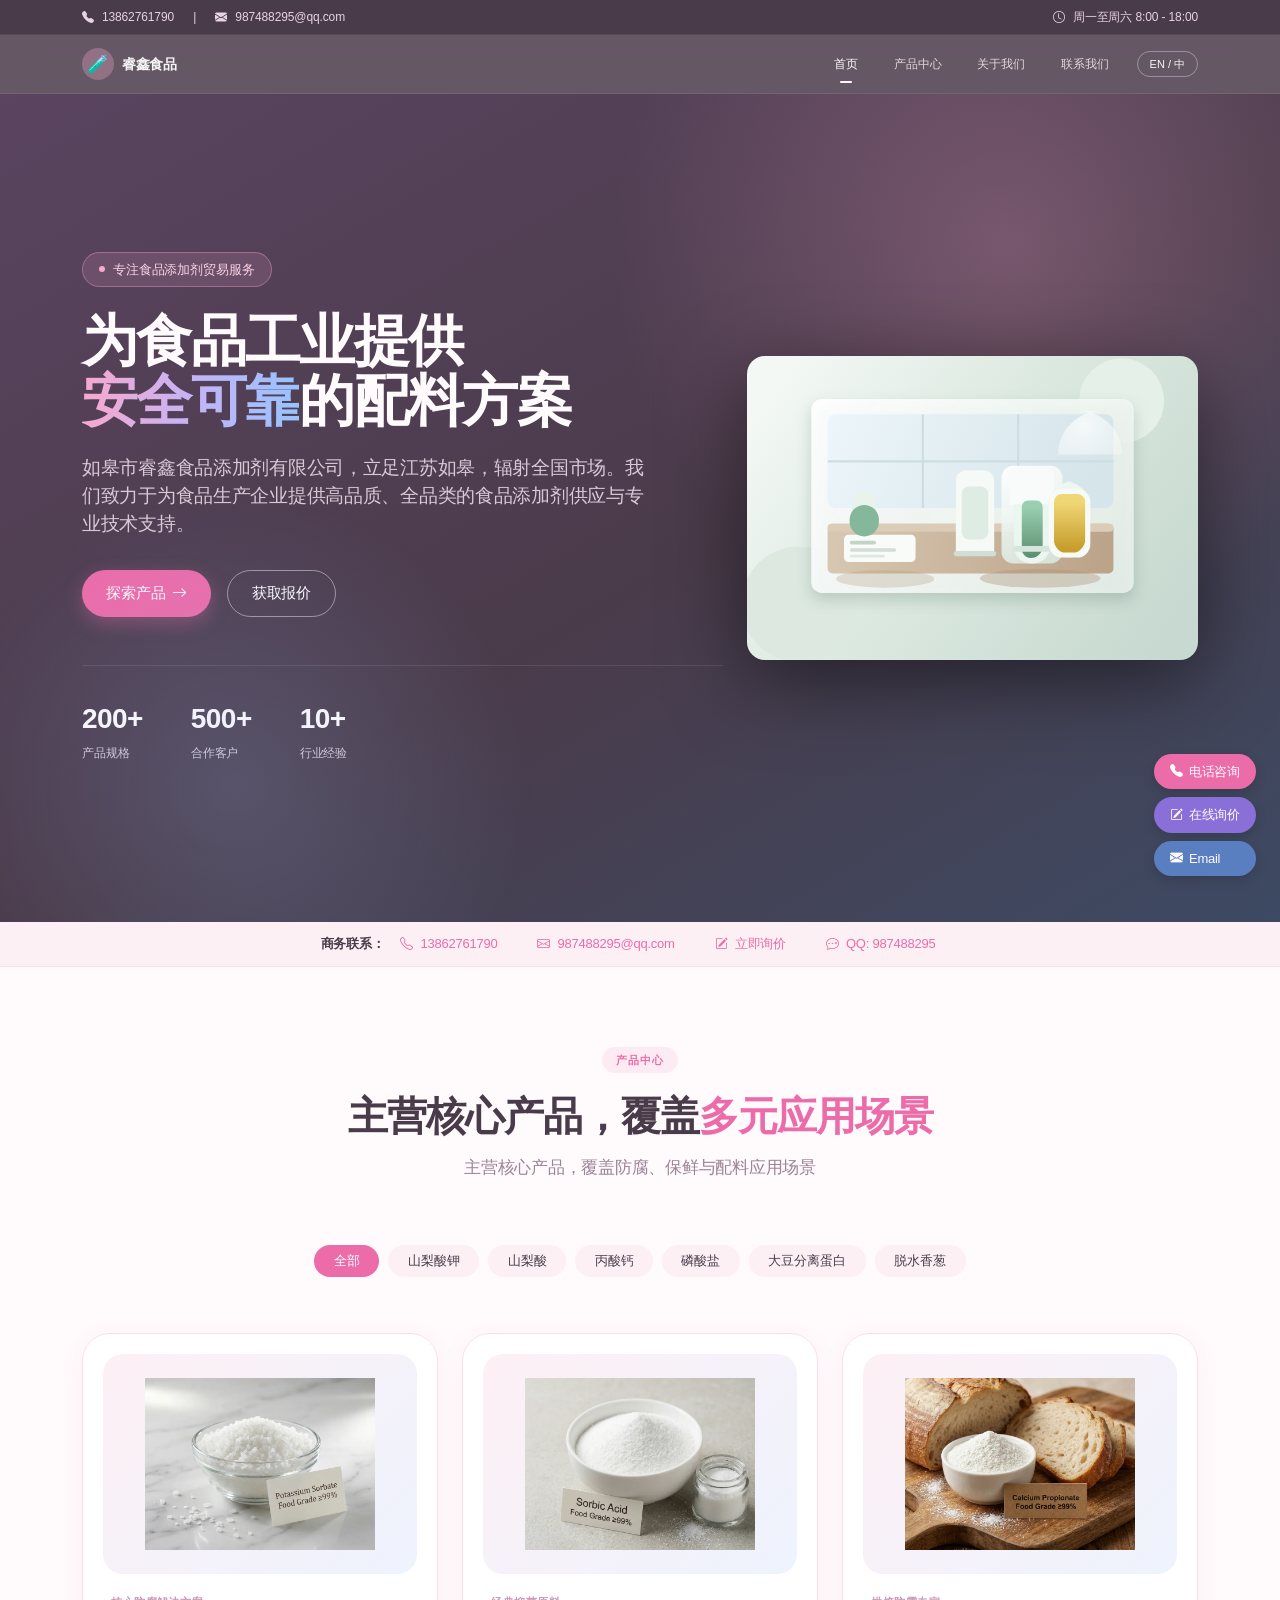
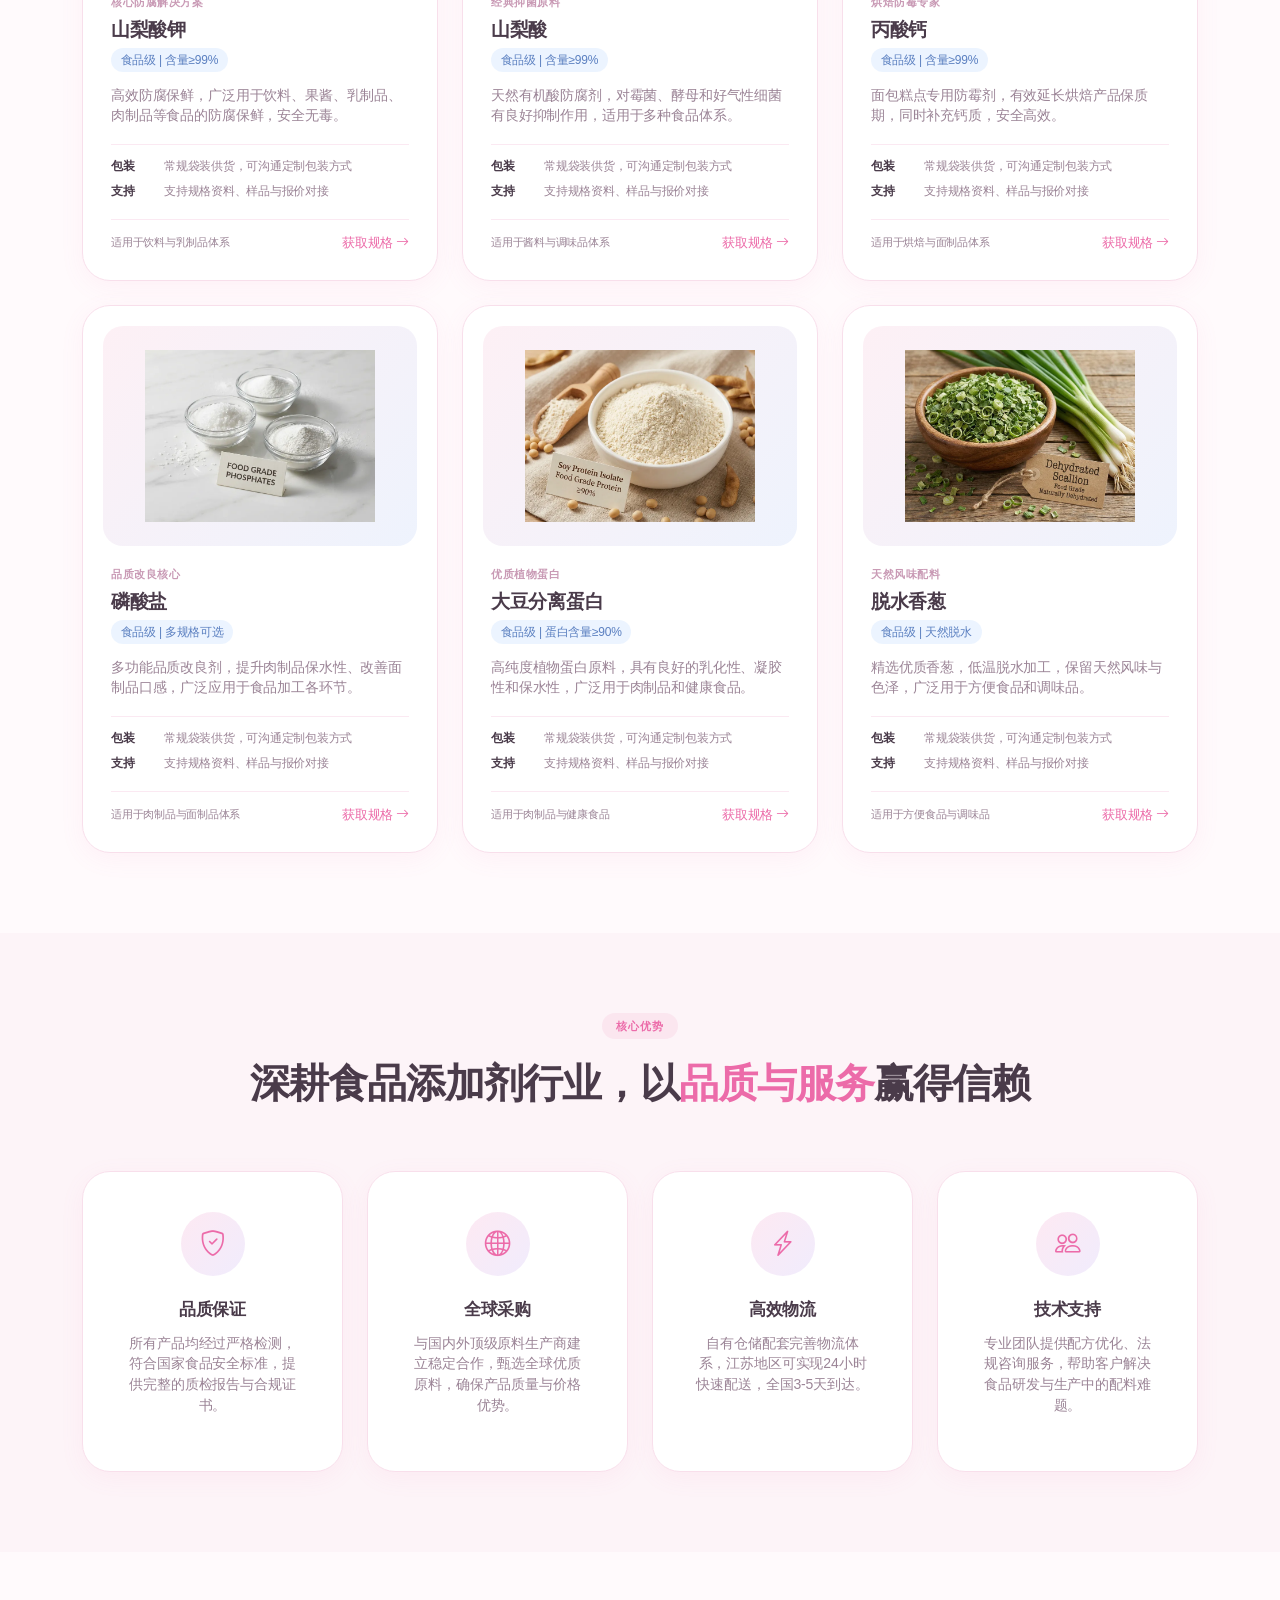
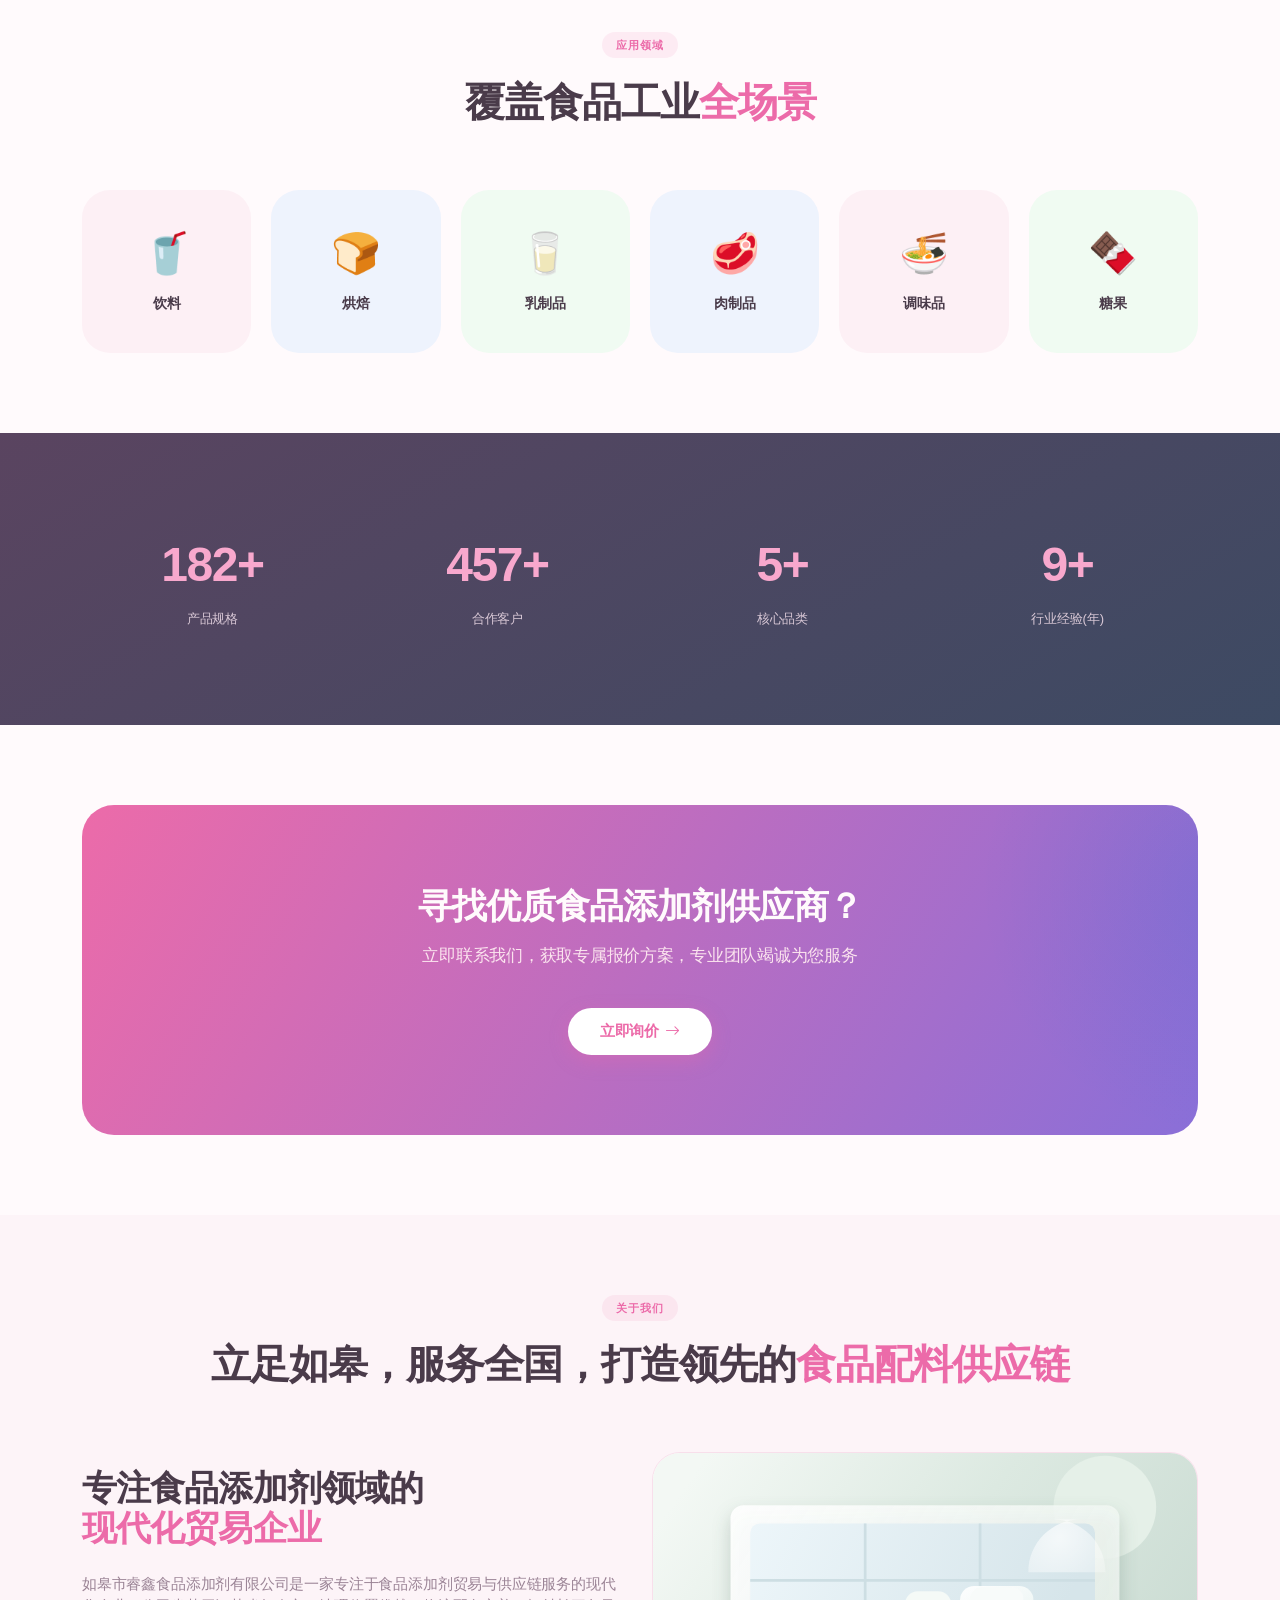
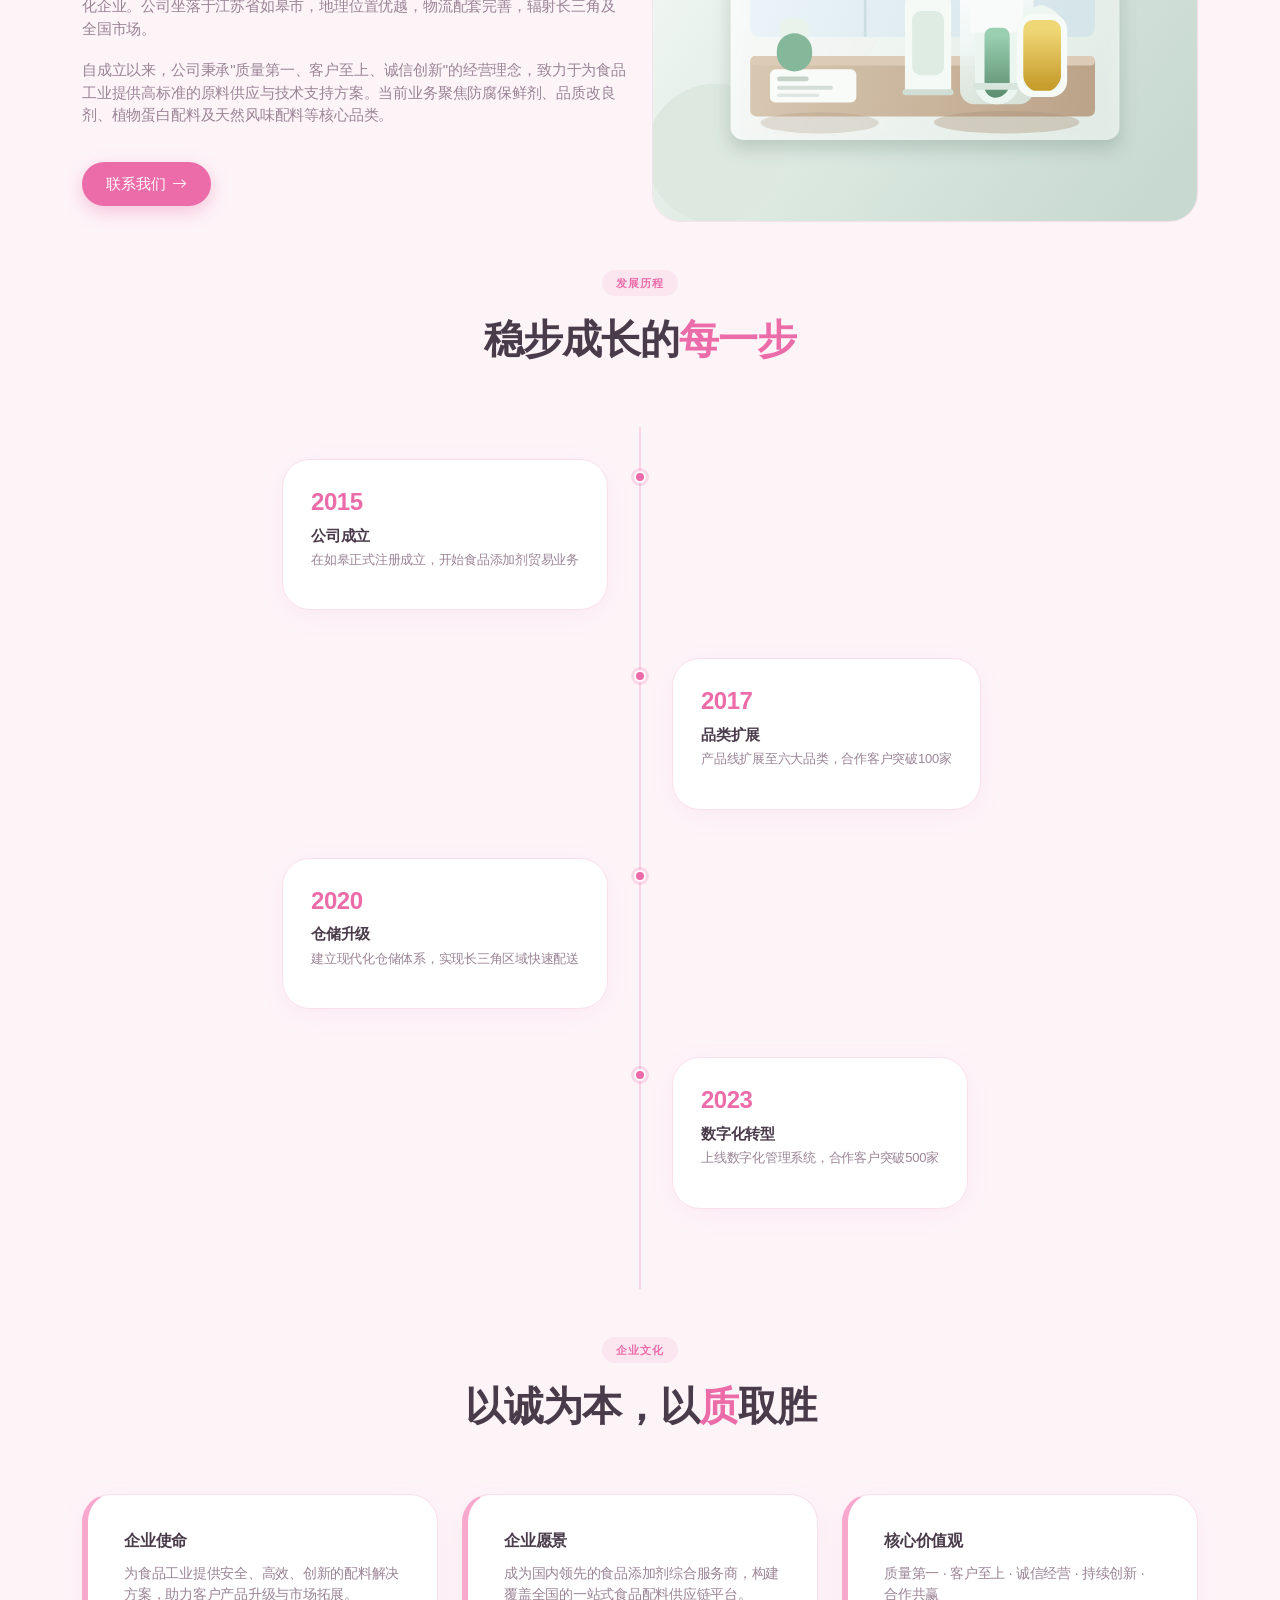
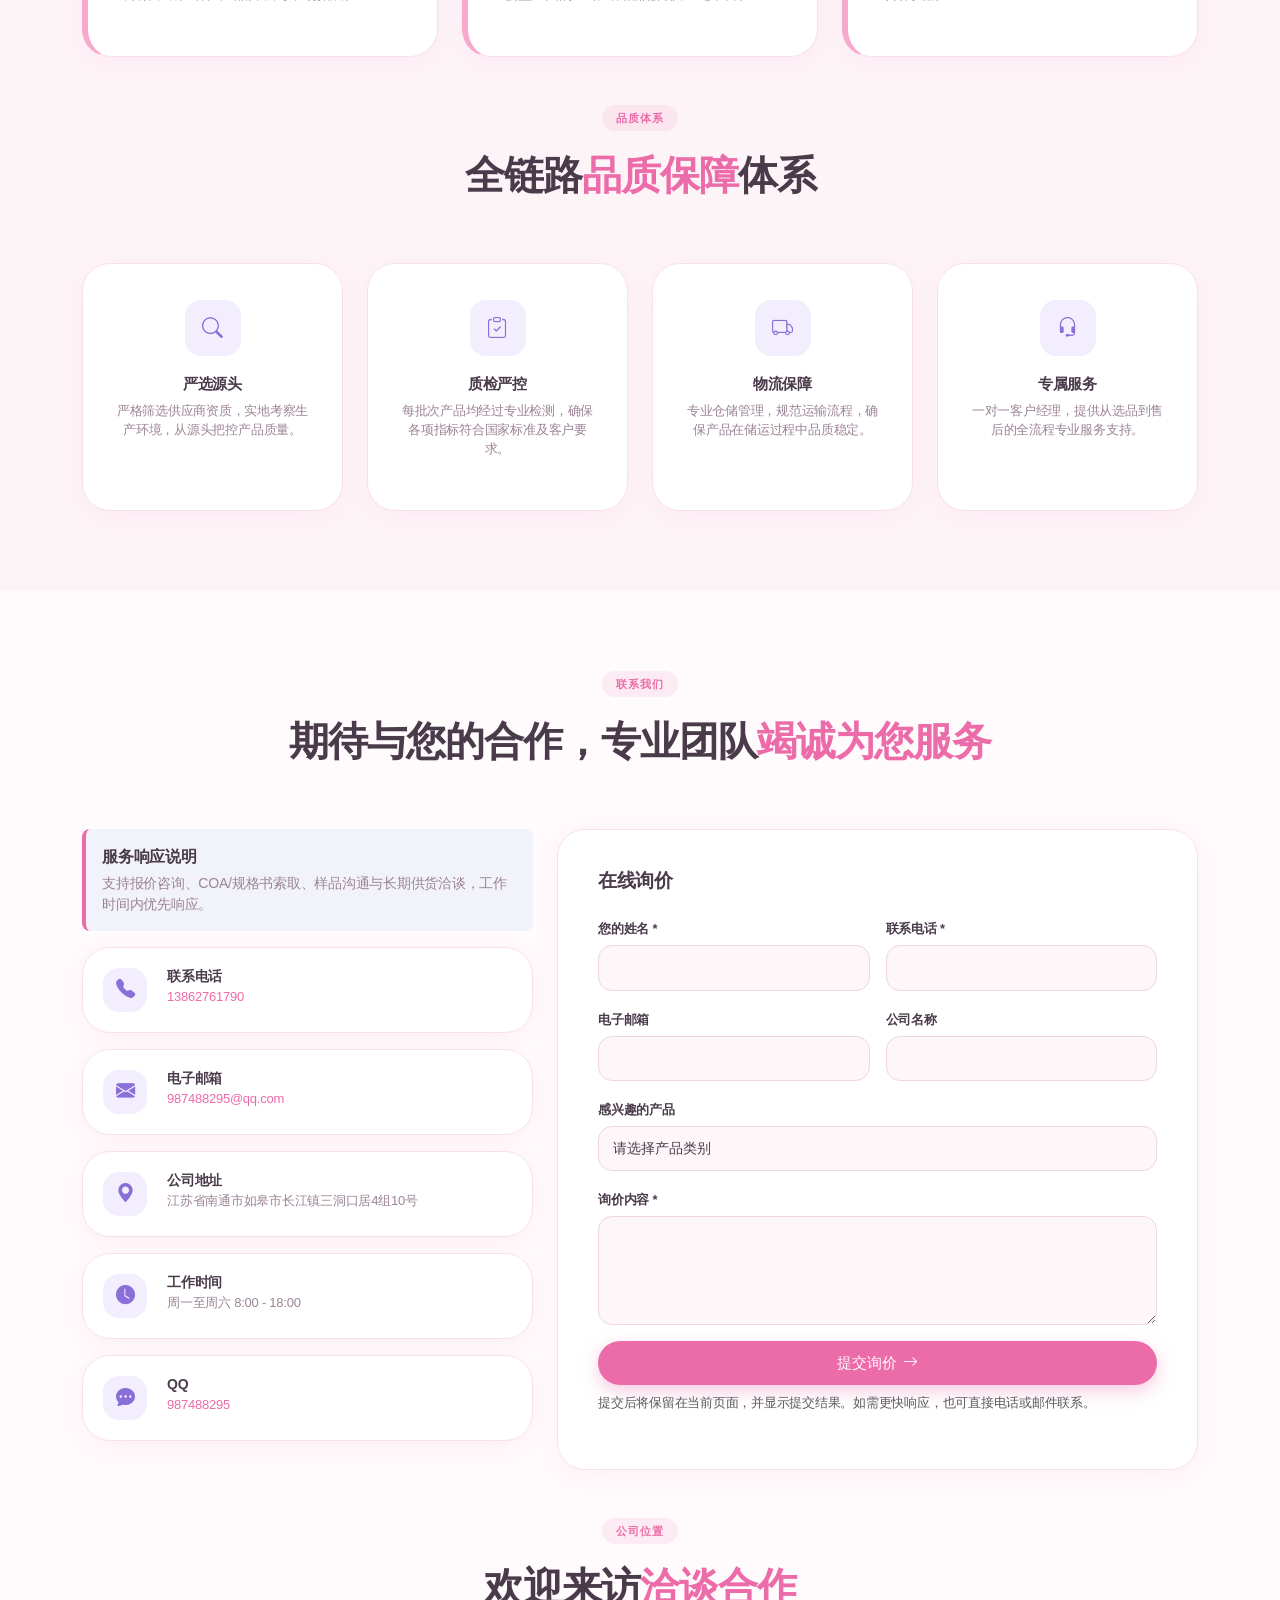
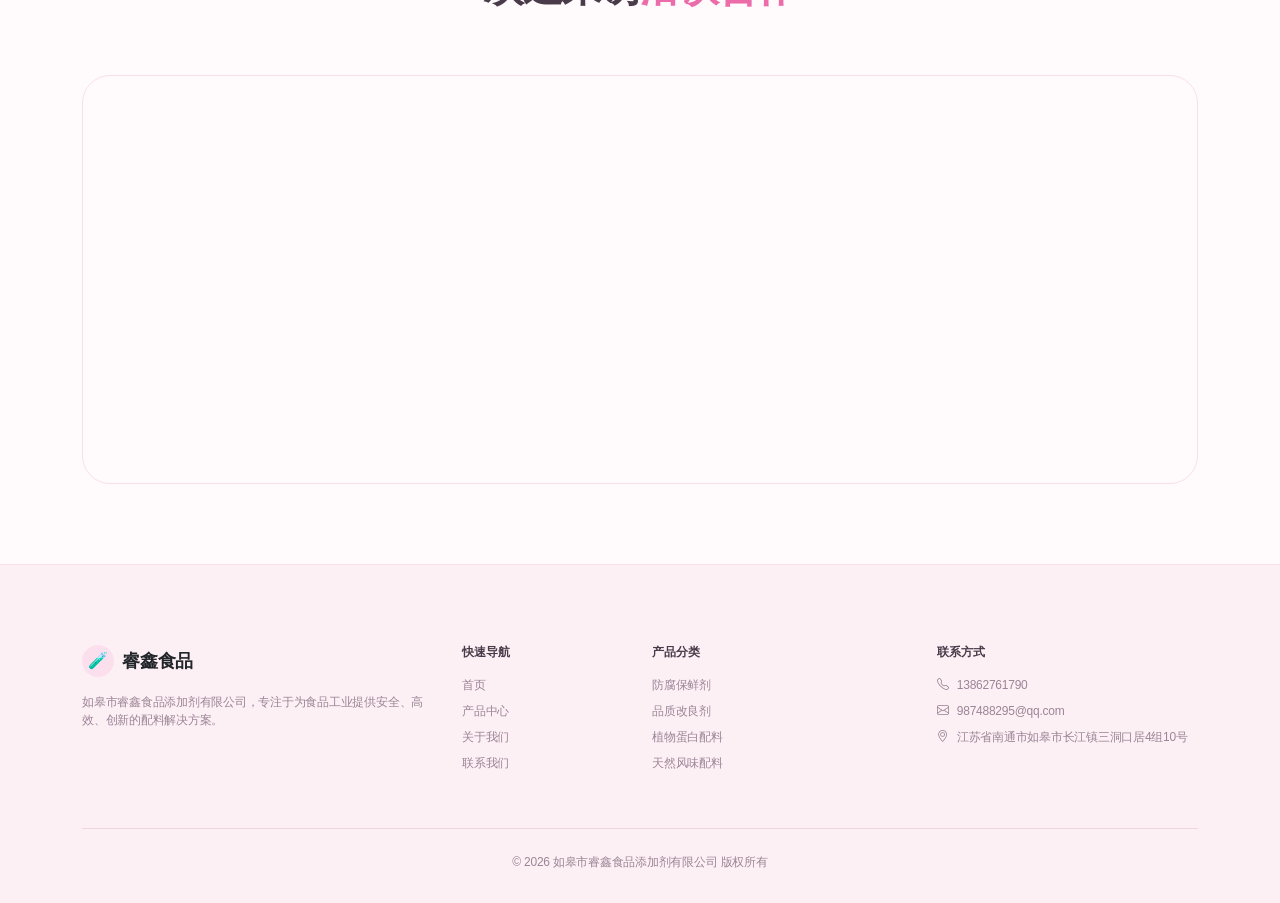
<file: variants/macaron.html>
<!DOCTYPE html>
<html lang="zh-CN">
<head>
    <meta charset="UTF-8">
    <meta name="viewport" content="width=device-width, initial-scale=1.0">
    <title>马卡龙粉彩 Macaron · 睿鑫食品风格变体</title>
    <meta name="description" content="如皋市睿鑫食品添加剂有限公司，专注食品添加剂贸易与供应链服务，提供防腐保鲜剂、品质改良剂、植物蛋白配料及天然风味配料等专业食品配料方案。">
    <meta name="keywords" content="食品添加剂,防腐保鲜剂,品质改良剂,植物蛋白配料,天然风味配料,磷酸盐,山梨酸钾,大豆分离蛋白,如皋,睿鑫食品">
    <meta property="og:type" content="website">
    <meta property="og:title" content="如皋市睿鑫食品添加剂有限公司 | 专业的防腐保鲜与食品配料供应商">
    <meta property="og:description" content="专注食品添加剂领域，为您提供防腐保鲜剂、品质改良剂、植物蛋白及天然风味配料等安全可靠的食品配料方案。">
    <meta property="og:image" content="https://ruixinfood.com/images/og-image.svg">
    <meta property="og:url" content="https://ruixinfood.com/">
    <link rel="canonical" href="https://ruixinfood.com/">
    <meta name="theme-color" content="#0066cc">
    <link rel="icon" href="data:image/svg+xml,%3Csvg xmlns='http://www.w3.org/2000/svg' viewBox='0 0 100 100'%3E%3Ccircle cx='50' cy='50' r='48' fill='%230066cc'/%3E%3Ctext x='50' y='68' font-size='52' text-anchor='middle' fill='%23fff' font-family='sans-serif' font-weight='600'%3E%E7%9D%BF%3C/text%3E%3C/svg%3E">

    <!-- JSON-LD Structured Data for SEO -->
    <script type="application/ld+json">
    {
      "@context": "https://schema.org",
      "@type": "LocalBusiness",
      "name": "如皋市睿鑫食品添加剂有限公司",
      "alternateName": "Rugao Ruixin Food Additives Co., Ltd.",
      "image": "images/og-image.svg",
      "telephone": "13862761790",
      "email": "987488295@qq.com",
      "address": {
        "@type": "PostalAddress",
        "streetAddress": "三洞口居4组10号",
        "addressLocality": "如皋市",
        "addressRegion": "江苏省",
        "addressCountry": "CN"
      },
      "url": "https://ruixinfood.com",
      "priceRange": "$$",
      "description": "专业的食品添加剂与配料方案供应商，主营山梨酸钾、山梨酸、丙酸钙、磷酸盐、大豆分离蛋白及脱水香葱等优质防腐保鲜与食品添加原料。"
    }
    </script>

    <link rel="preconnect" href="https://cdn.jsdelivr.net" crossorigin>
    <!-- Bootstrap 5 CSS -->
    <link href="https://cdn.jsdelivr.net/npm/bootstrap@5.3.3/dist/css/bootstrap.min.css" rel="stylesheet">
    <!-- Bootstrap Icons -->
    <link href="https://cdn.jsdelivr.net/npm/bootstrap-icons@1.11.3/font/bootstrap-icons.min.css" rel="stylesheet">
    <!-- AOS Animation -->
    <link href="https://cdn.jsdelivr.net/npm/aos@2.3.4/dist/aos.css" rel="stylesheet">

        <style>
        :root {
            --primary: #0066cc;
            --primary-dark: #0055b3;
            --primary-light: #2997ff;
            --accent: #0066cc;
            --accent-dark: #0055b3;
            --dark: #1d1d1f;
            --dark-light: #272729;
            --gray-100: #f5f5f7;
            --gray-200: #e0e0e0;
            --gray-600: #7a7a7a;
            --white: #ffffff;
            --font-body: "SF Pro Text", "SF Pro Display", -apple-system, BlinkMacSystemFont, "PingFang SC", "Segoe UI", "Microsoft YaHei", Roboto, sans-serif;
            --shadow-sm: none;
            --shadow-md: none;
            --shadow-lg: none;
            --transition: all 0.2s cubic-bezier(0.25, 1, 0.5, 1);
        }

        * { margin: 0; padding: 0; box-sizing: border-box; }

        html { scroll-behavior: smooth; scroll-padding-top: 76px; }

        ::selection { background: rgba(0, 102, 204, 0.2); }

        a:focus-visible, button:focus-visible, .form-control:focus-visible, .form-select:focus-visible {
            outline: 2px solid var(--primary-focus, #0071e3);
            outline-offset: 2px;
        }

        @media (prefers-reduced-motion: reduce) {
            html { scroll-behavior: auto; }
            *, *::before, *::after {
                animation-duration: 0.01ms !important;
                animation-iteration-count: 1 !important;
                transition-duration: 0.01ms !important;
            }
        }

        body {
            font-family: var(--font-body);
            color: var(--dark);
            background-color: var(--white);
            line-height: 1.5;
            letter-spacing: -0.015em;
            overflow-x: hidden;
            -webkit-font-smoothing: antialiased;
            -moz-osx-font-smoothing: grayscale;
        }

        /* ─── Top Bar ─── */
        .top-bar {
            background: #121212;
            color: #a1a1a6;
            font-size: 12px;
            padding: 0.5rem 0;
            border-bottom: 1px solid rgba(255, 255, 255, 0.08);
            letter-spacing: -0.01em;
        }
        .top-bar a { color: #a1a1a6; text-decoration: none; transition: var(--transition); }
        .top-bar a:hover { color: var(--white); }
        .top-bar .bi { margin-right: 0.3rem; }

        /* ─── Navbar ─── */
        .navbar {
            background: rgba(22, 22, 23, 0.8) !important;
            backdrop-filter: saturate(180%) blur(20px);
            -webkit-backdrop-filter: saturate(180%) blur(20px);
            border-bottom: 1px solid rgba(255, 255, 255, 0.08);
            padding: 0.5rem 0;
            transition: var(--transition);
        }
        .navbar.scrolled {
            background: rgba(22, 22, 23, 0.85) !important;
        }
        .navbar-brand {
            font-weight: 600;
            font-size: 14px;
            color: #f5f5f7 !important;
            display: flex;
            align-items: center;
            gap: 0.5rem;
            letter-spacing: -0.02em;
        }
        .navbar-brand .brand-icon {
            width: 32px; height: 32px;
            background: rgba(255,255,255,0.1);
            border-radius: 50%;
            display: flex; align-items: center; justify-content: center;
            color: #fff; font-size: 1.1rem;
            box-shadow: none;
            transition: var(--transition);
        }
        .navbar-brand:hover .brand-icon {
            background: rgba(255,255,255,0.2);
        }
        .nav-link {
            font-size: 12px;
            font-weight: 400;
            color: #cccccc !important;
            padding: 0.5rem 1rem !important;
            transition: var(--transition);
            position: relative;
            letter-spacing: -0.01em;
        }
        .nav-link:hover, .nav-link.active {
            color: var(--white) !important;
        }
        .nav-link.active::after {
            content: '';
            position: absolute;
            bottom: -2px; left: 50%;
            transform: translateX(-50%);
            width: 12px; height: 2px;
            background: var(--white);
            border-radius: 1px;
        }
        .btn-lang {
            border: 1px solid rgba(255,255,255,0.35);
            color: #f5f5f7;
            font-size: 11px;
            font-weight: 400;
            padding: 0.25rem 0.75rem;
            border-radius: 9999px;
            background: transparent;
            cursor: pointer;
            transition: var(--transition);
        }
        .btn-lang:hover {
            background: rgba(255, 255, 255, 0.1);
            border-color: var(--white);
            color: var(--white);
        }

        /* ─── Hero Section ─── */
        .hero-section {
            background: #000000;
            min-height: 92vh;
            display: flex;
            align-items: center;
            position: relative;
            overflow: hidden;
            color: var(--white);
        }
        .hero-section::before {
            content: '';
            position: absolute;
            top: -30%; right: -10%;
            width: 800px; height: 800px;
            background: radial-gradient(circle, rgba(0, 102, 204, 0.15) 0%, transparent 70%);
            border-radius: 50%;
            pointer-events: none;
        }
        .hero-section::after {
            content: '';
            position: absolute;
            bottom: -20%; left: -5%;
            width: 600px; height: 600px;
            background: radial-gradient(circle, rgba(41, 151, 255, 0.08) 0%, transparent 70%);
            border-radius: 50%;
            pointer-events: none;
        }
        .hero-badge {
            display: inline-flex;
            align-items: center;
            gap: 0.5rem;
            background: rgba(255, 255, 255, 0.06);
            border: 1px solid rgba(255, 255, 255, 0.12);
            padding: 0.4rem 1rem;
            border-radius: 9999px;
            font-size: 13px;
            margin-bottom: 1.5rem;
            color: #f5f5f7;
            letter-spacing: -0.01em;
        }
        .hero-badge .dot {
            width: 6px; height: 6px;
            background: var(--primary-light);
            border-radius: 50%;
            animation: pulse 2s infinite;
        }
        @keyframes pulse {
            0%, 100% { opacity: 1; }
            50% { opacity: 0.4; }
        }
        .hero-section h1 {
            font-family: "SF Pro Display", var(--font-body);
            font-size: clamp(2.2rem, 5vw, 3.5rem);
            font-weight: 600;
            line-height: 1.07;
            letter-spacing: -0.03em;
            margin-bottom: 1.5rem;
        }
        .hero-section h1 .highlight {
            background: linear-gradient(180deg, #ffffff 0%, #a1a1a6 100%);
            -webkit-background-clip: text;
            -webkit-text-fill-color: transparent;
            background-clip: text;
        }
        .hero-section .lead {
            font-size: 19px;
            font-weight: 300;
            color: #a1a1a6;
            max-width: 580px;
            margin-bottom: 2rem;
            line-height: 1.47;
            letter-spacing: -0.015em;
        }
        .hero-stats {
            display: flex;
            gap: 3rem;
            margin-top: 3rem;
            padding-top: 2rem;
            border-top: 1px solid rgba(255, 255, 255, 0.1);
        }
        .hero-stat strong {
            display: block;
            font-size: 28px;
            font-weight: 600;
            color: var(--white);
            letter-spacing: -0.02em;
        }
        .hero-stat span {
            font-size: 12px;
            color: #a1a1a6;
            letter-spacing: -0.01em;
        }
        .hero-img-wrapper {
            position: relative;
            text-align: center;
        }
        .hero-img-wrapper img {
            max-width: 100%;
            filter: drop-shadow(0 20px 40px rgba(0,0,0,0.5));
            border-radius: 18px;
            transition: var(--transition);
        }
        .hero-img-wrapper img:hover {
            transform: scale(1.01);
            filter: drop-shadow(0 25px 50px rgba(0,0,0,0.6));
        }

        /* ─── Buttons ─── */
        .btn-primary-custom, .btn-accent {
            background: var(--primary);
            color: var(--white);
            border: none;
            padding: 11px 24px;
            border-radius: 9999px;
            font-weight: 400;
            font-size: 15px;
            transition: var(--transition);
            text-decoration: none;
            display: inline-flex;
            align-items: center;
            gap: 0.4rem;
            box-shadow: none !important;
            cursor: pointer;
            letter-spacing: -0.01em;
        }
        .btn-primary-custom:hover, .btn-accent:hover {
            background: var(--primary-focus, #0071e3);
            color: var(--white);
        }
        .btn-primary-custom:active, .btn-accent:active {
            transform: scale(0.96);
        }
        .btn-outline-custom {
            border: 1px solid rgba(255,255,255,0.45);
            color: var(--white);
            padding: 11px 24px;
            border-radius: 9999px;
            font-weight: 400;
            font-size: 15px;
            transition: var(--transition);
            text-decoration: none;
            display: inline-flex;
            align-items: center;
            gap: 0.4rem;
            background: transparent;
            cursor: pointer;
            letter-spacing: -0.01em;
        }
        .btn-outline-custom:hover {
            background: rgba(255, 255, 255, 0.1);
            border-color: var(--white);
            color: var(--white);
        }
        .btn-outline-custom:active {
            transform: scale(0.96);
        }
        .btn-pill-light {
            background: var(--gray-100);
            color: var(--dark);
            border: none;
            padding: 11px 24px;
            border-radius: 9999px;
            font-weight: 400;
            font-size: 14px;
            transition: var(--transition);
            cursor: pointer;
            letter-spacing: -0.01em;
        }
        .btn-pill-light:hover { background: #e8e8ed; color: var(--dark); }
        .btn-pill-light:active { transform: scale(0.96); }

        /* ─── Section Styles ─── */
        .section-padding { padding: 80px 0; }
        .section-bg { background: var(--gray-100); }

        .section-header {
            text-align: center;
            margin-bottom: 4rem;
        }
        .section-badge {
            display: inline-block;
            padding: 0.3rem 0.9rem;
            background: rgba(0, 102, 204, 0.08);
            border: none;
            border-radius: 9999px;
            font-size: 11px;
            color: var(--primary);
            font-weight: 600;
            letter-spacing: 0.08em;
            text-transform: uppercase;
            margin-bottom: 1.2rem;
        }
        .section-header h2 {
            font-family: "SF Pro Display", var(--font-body);
            font-size: clamp(1.8rem, 3.5vw, 2.5rem);
            font-weight: 600;
            color: var(--dark);
            letter-spacing: -0.025em;
            margin-bottom: 1rem;
        }
        .section-header h2 em {
            font-style: normal;
            color: var(--primary);
        }
        .section-header p {
            color: var(--gray-600);
            font-size: 17px;
            font-weight: 400;
            max-width: 600px;
            margin: 0 auto;
            line-height: 1.47;
            letter-spacing: -0.015em;
        }

        /* ─── Contact Strip ─── */
        .contact-strip {
            background: var(--gray-100);
            border-bottom: 1px solid #e5e5e7;
            color: var(--dark);
            padding: 0.75rem 0;
            font-size: 13px;
        }
        .contact-strip a {
            color: var(--primary);
            text-decoration: none;
            margin-right: 1.5rem;
            font-weight: 400;
            transition: var(--transition);
        }
        .contact-strip a:hover { opacity: 0.8; }
        .contact-strip .bi { color: var(--primary); margin-right: 0.25rem; }

        /* ─── Product Cards ─── */
        .product-filter {
            display: flex;
            flex-wrap: wrap;
            justify-content: center;
            gap: 0.6rem;
            margin-bottom: 3.5rem;
        }
        .filter-btn {
            padding: 0.4rem 1.2rem;
            border: none;
            border-radius: 9999px;
            background: var(--gray-100);
            font-size: 13px;
            font-weight: 400;
            color: var(--dark);
            cursor: pointer;
            transition: var(--transition);
        }
        .filter-btn:hover { background: #e8e8ed; }
        .filter-btn:active { transform: scale(0.96); }
        .filter-btn.active {
            background: var(--dark);
            color: var(--white);
        }

        .product-card {
            background: var(--white);
            border-radius: 18px;
            overflow: hidden;
            box-shadow: none;
            transition: var(--transition);
            height: 100%;
            border: 1px solid #e5e5e7;
            padding: 1.25rem;
            display: flex;
            flex-direction: column;
        }
        .product-card:hover {
            border-color: #d2d2d7;
        }
        .product-card-img {
            height: 220px;
            overflow: hidden;
            background: var(--gray-100);
            border-radius: 12px;
            padding: 1.5rem;
            display: flex;
            align-items: center;
            justify-content: center;
            transition: var(--transition);
        }
        .product-card-img img {
            max-width: 100%;
            max-height: 100%;
            object-fit: contain;
            transition: transform 0.4s cubic-bezier(0.25, 1, 0.5, 1), filter 0.4s ease;
        }
        .product-card:hover .product-card-img img {
            transform: scale(1.05);
            filter: drop-shadow(0 8px 24px rgba(0,0,0,0.12));
        }
        .product-card-body {
            padding: 1.25rem 0.5rem 0.5rem 0.5rem;
            display: flex;
            flex-direction: column;
            flex-grow: 1;
        }
        .product-tagline {
            font-size: 11px;
            color: var(--gray-600);
            font-weight: 600;
            text-transform: uppercase;
            letter-spacing: 0.05em;
            margin-bottom: 0.5rem;
        }
        .product-card-body h3 {
            font-family: "SF Pro Text", var(--font-body);
            font-size: 19px;
            font-weight: 600;
            color: var(--dark);
            margin-bottom: 0.4rem;
            letter-spacing: -0.015em;
        }
        .product-spec {
            font-size: 12px;
            color: var(--primary);
            font-weight: 400;
            margin-bottom: 0.8rem;
            padding: 0.2rem 0.6rem;
            background: rgba(0,102,204,0.06);
            border-radius: 4px;
            display: inline-block;
            width: fit-content;
        }
        .product-card-body p {
            font-size: 14px;
            color: var(--gray-600);
            margin-bottom: 1.2rem;
            line-height: 1.43;
            letter-spacing: -0.01em;
        }
        .product-facts {
            display: flex;
            flex-direction: column;
            gap: 0.5rem;
            margin-top: auto;
            margin-bottom: 1.2rem;
            padding-top: 0.8rem;
            border-top: 1px solid #f5f5f7;
        }
        .product-fact {
            font-size: 12px;
            color: var(--gray-600);
            line-height: 1.4;
        }
        .product-fact strong {
            color: var(--dark);
            margin-right: 0.5rem;
            min-width: 45px;
            display: inline-block;
        }
        .product-card-footer {
            display: flex;
            justify-content: space-between;
            align-items: center;
            padding-top: 0.8rem;
            border-top: 1px solid #f5f5f7;
        }
        .product-card-footer .note {
            font-size: 11px;
            color: var(--gray-600);
        }
        .product-card-footer a {
            color: var(--primary);
            font-weight: 400;
            font-size: 13px;
            text-decoration: none;
            transition: var(--transition);
            display: inline-flex;
            align-items: center;
            gap: 0.2rem;
        }
        .product-card-footer a:hover { opacity: 0.85; }

        /* ─── Features / Why Us ─── */
        .feature-card {
            background: var(--white);
            border-radius: 18px;
            padding: 2.5rem;
            text-align: center;
            box-shadow: none;
            transition: var(--transition);
            height: 100%;
            border: 1px solid #e5e5e7;
        }
        .feature-card:hover {
            border-color: #d2d2d7;
        }
        .feature-icon {
            width: 64px; height: 64px;
            background: rgba(0,102,204,0.06);
            border-radius: 50%;
            display: flex; align-items: center; justify-content: center;
            margin: 0 auto 1.5rem;
            font-size: 1.6rem;
            color: var(--primary);
        }
        .feature-card h3 {
            font-size: 17px;
            font-weight: 600;
            color: var(--dark);
            margin-bottom: 0.8rem;
            letter-spacing: -0.015em;
        }
        .feature-card p {
            font-size: 14px;
            color: var(--gray-600);
            line-height: 1.47;
            letter-spacing: -0.01em;
        }

        /* ─── Application Areas ─── */
        .app-grid {
            display: grid;
            grid-template-columns: repeat(6, 1fr);
            gap: 1.25rem;
        }
        .app-item {
            text-align: center;
            padding: 2rem 1rem;
            background: var(--gray-100);
            border-radius: 18px;
            box-shadow: none;
            transition: var(--transition);
            border: 1px solid transparent;
        }
        .app-item:hover {
            background: var(--white);
            border-color: #d2d2d7;
            transform: translateY(-2px);
        }
        .app-item .app-icon {
            font-size: 2.5rem;
            margin-bottom: 0.8rem;
            transition: transform 0.3s cubic-bezier(0.25, 1, 0.5, 1);
            display: inline-block;
        }
        .app-item:hover .app-icon {
            transform: scale(1.15);
        }
        .app-item h4 {
            font-size: 14px;
            font-weight: 600;
            color: var(--dark);
            letter-spacing: -0.012em;
        }

        /* ─── Stats Section ─── */
        .stats-section {
            background: #1d1d1f;
            color: var(--white);
            padding: 80px 0;
            position: relative;
        }
        .stat-item {
            text-align: center;
            padding: 1rem;
        }
        .stat-number {
            font-family: "SF Pro Display", var(--font-body);
            font-size: 48px;
            font-weight: 600;
            color: var(--white);
            display: block;
            letter-spacing: -0.03em;
        }
        .stat-label {
            font-size: 13px;
            color: #a1a1a6;
            margin-top: 0.5rem;
            letter-spacing: -0.01em;
        }

        /* ─── CTA Section ─── */
        .cta-section {
            background: #1d1d1f;
            border-radius: 24px;
            padding: 5rem 3rem;
            text-align: center;
            color: var(--white);
            position: relative;
            overflow: hidden;
            border: 1px solid rgba(255,255,255,0.05);
        }
        .cta-section::before {
            content: '';
            position: absolute;
            top: -50%; right: -25%;
            width: 500px; height: 500px;
            background: radial-gradient(circle, rgba(0,102,204,0.12) 0%, transparent 70%);
            border-radius: 50%;
            pointer-events: none;
        }
        .cta-section h2 { 
            font-family: "SF Pro Display", var(--font-body);
            font-size: 2.2rem; 
            font-weight: 600; 
            margin-bottom: 1rem; 
            letter-spacing: -0.025em;
        }
        .cta-section p { 
            font-size: 17px; 
            color: #a1a1a6; 
            margin-bottom: 2.5rem; 
            font-weight: 300;
            letter-spacing: -0.015em;
        }
        .btn-accent {
            background: var(--primary);
            color: var(--white);
            border: none;
            padding: 12px 32px;
            border-radius: 9999px;
            font-weight: 400;
            font-size: 15px;
            transition: var(--transition);
            text-decoration: none;
            display: inline-flex;
            align-items: center;
            gap: 0.4rem;
        }
        .btn-accent:hover {
            background: var(--primary-focus, #0071e3);
            color: var(--white);
        }

        /* ─── About Section ─── */
        .about-content h2 {
            font-family: "SF Pro Display", var(--font-body);
            font-size: 2.2rem;
            font-weight: 600;
            color: var(--dark);
            margin-bottom: 1.5rem;
            letter-spacing: -0.025em;
            line-height: 1.15;
        }
        .about-content h2 em {
            font-style: normal;
            color: var(--primary);
        }
        .about-content p {
            color: var(--gray-600);
            margin-bottom: 1.2rem;
            font-size: 15px;
            line-height: 1.5;
            letter-spacing: -0.012em;
        }
        .about-image {
            border-radius: 18px;
            overflow: hidden;
            box-shadow: none;
            border: 1px solid #e5e5e7;
        }
        .about-image img {
            width: 100%;
            height: 100%;
            object-fit: cover;
            transition: var(--transition);
        }
        .about-image:hover img {
            transform: scale(1.02);
        }

        /* ─── Timeline ─── */
        .timeline {
            position: relative;
            padding: 2rem 0;
        }
        .timeline::before {
            content: '';
            position: absolute;
            left: 50%;
            transform: translateX(-50%);
            width: 1px;
            height: 100%;
            background: var(--gray-200);
            top: 0;
        }
        .timeline-item {
            display: flex;
            justify-content: flex-end;
            padding-right: calc(50% + 2rem);
            margin-bottom: 3rem;
            position: relative;
        }
        .timeline-item:nth-child(even) {
            justify-content: flex-start;
            padding-right: 0;
            padding-left: calc(50% + 2rem);
        }
        .timeline-item::before {
            content: '';
            position: absolute;
            left: calc(50% - 6px);
            top: 0.75rem;
            width: 12px; height: 12px;
            background: var(--primary);
            border: 2px solid var(--white);
            border-radius: 50%;
            box-shadow: 0 0 0 3px rgba(0, 102, 204, 0.15);
            z-index: 1;
        }
        .timeline-content {
            background: var(--white);
            padding: 1.5rem 1.75rem;
            border-radius: 18px;
            box-shadow: none;
            border: 1px solid #e5e5e7;
            max-width: 440px;
        }
        .timeline-content:hover {
            border-color: #d2d2d7;
        }
        .timeline-year {
            font-family: "SF Pro Display", var(--font-body);
            font-size: 1.5rem;
            font-weight: 600;
            color: var(--primary);
            margin-bottom: 0.4rem;
            letter-spacing: -0.02em;
        }
        .timeline-content h4 {
            font-size: 15px;
            font-weight: 600;
            color: var(--dark);
            margin-bottom: 0.4rem;
            letter-spacing: -0.012em;
        }
        .timeline-content p {
            font-size: 13px;
            color: var(--gray-600);
            line-height: 1.43;
        }

        /* ─── Values ─── */
        .value-card {
            background: var(--white);
            border-radius: 18px;
            padding: 2.25rem;
            box-shadow: none;
            transition: var(--transition);
            height: 100%;
            border: 1px solid #e5e5e7;
            border-left: 4px solid var(--primary);
        }
        .value-card:hover {
            border-color: #d2d2d7;
        }
        .value-card h3 {
            font-size: 16px;
            font-weight: 600;
            color: var(--dark);
            margin-bottom: 0.8rem;
            letter-spacing: -0.015em;
        }
        .value-card p {
            font-size: 14px;
            color: var(--gray-600);
            line-height: 1.47;
        }

        /* ─── Quality System ─── */
        .quality-card {
            text-align: center;
            padding: 2.25rem 1.75rem;
            background: var(--white);
            border-radius: 18px;
            box-shadow: none;
            transition: var(--transition);
            height: 100%;
            border: 1px solid #e5e5e7;
        }
        .quality-card:hover {
            border-color: #d2d2d7;
        }
        .quality-icon {
            width: 56px; height: 56px;
            background: rgba(0, 102, 204, 0.06);
            border-radius: 50%;
            display: flex; align-items: center; justify-content: center;
            margin: 0 auto 1.2rem;
            color: var(--primary);
            font-size: 1.3rem;
        }
        .quality-card h3 {
            font-size: 15px;
            font-weight: 600;
            color: var(--dark);
            margin-bottom: 0.6rem;
            letter-spacing: -0.015em;
        }
        .quality-card p {
            font-size: 13px;
            color: var(--gray-600);
            line-height: 1.43;
        }

        /* ─── Contact Section ─── */
        .contact-info-card {
            display: flex;
            align-items: flex-start;
            gap: 1.25rem;
            padding: 1.25rem;
            background: var(--white);
            border-radius: 18px;
            box-shadow: none;
            border: 1px solid #e5e5e7;
            margin-bottom: 1rem;
            transition: var(--transition);
        }
        .contact-info-card:hover {
            border-color: #d2d2d7;
        }
        .ci-icon {
            width: 44px; height: 44px;
            background: rgba(0, 102, 204, 0.06);
            border-radius: 10px;
            display: flex; align-items: center; justify-content: center;
            font-size: 1.2rem;
            color: var(--primary);
            flex-shrink: 0;
        }
        .contact-info-card h4 {
            font-size: 14px;
            font-weight: 600;
            color: var(--dark);
            margin-bottom: 0.2rem;
            letter-spacing: -0.012em;
        }
        .contact-info-card p {
            font-size: 13px;
            color: var(--gray-600);
            margin: 0;
            line-height: 1.4;
        }
        .contact-info-card a {
            color: var(--primary);
            text-decoration: none;
            font-weight: 400;
        }
        .contact-info-card a:hover { opacity: 0.85; }

        .contact-form-wrapper {
            background: var(--white);
            border-radius: 18px;
            padding: 2.5rem;
            box-shadow: none;
            border: 1px solid #e5e5e7;
        }
        .contact-form-wrapper h3 {
            font-size: 19px;
            font-weight: 600;
            color: var(--dark);
            margin-bottom: 1.5rem;
            letter-spacing: -0.015em;
        }
        .form-control, .form-select {
            border: 1px solid #d2d2d7;
            border-radius: 8px;
            padding: 0.7rem 0.9rem;
            font-size: 14px;
            background: var(--white);
            transition: var(--transition);
            color: var(--dark);
        }
        .form-control:focus, .form-select:focus {
            border-color: var(--primary);
            box-shadow: 0 0 0 4px rgba(0, 102, 204, 0.15);
            outline: none;
        }
        .form-label {
            font-size: 13px;
            font-weight: 600;
            color: var(--dark);
            margin-bottom: 0.4rem;
        }

        /* ─── Map ─── */
        .map-container {
            border-radius: 18px;
            overflow: hidden;
            border: 1px solid #e5e5e7;
        }
        .map-container iframe {
            width: 100%;
            height: 400px;
            border: none;
        }

        /* ─── Footer ─── */
        .footer {
            background: var(--gray-100);
            color: var(--gray-600);
            border-top: 1px solid #e5e5e7;
            padding: 5rem 0 2rem;
            font-size: 12px;
            line-height: 1.5;
        }
        .footer h5 {
            color: var(--dark);
            font-weight: 600;
            margin-bottom: 1rem;
            font-size: 12px;
            letter-spacing: -0.012em;
        }
        .footer p { font-size: 12px; }
        .footer a {
            color: #515154;
            text-decoration: none;
            transition: var(--transition);
            display: block;
            margin-bottom: 0.5rem;
            font-size: 12px;
        }
        .footer a:hover { color: var(--dark); }
        .footer-bottom {
            border-top: 1px solid #d2d2d7;
            padding-top: 1.5rem;
            margin-top: 3rem;
            text-align: center;
            color: var(--gray-600);
        }
        .footer .brand-icon-sm {
            width: 32px; height: 32px;
            background: rgba(0, 0, 0, 0.05);
            border-radius: 50%;
            display: inline-flex; align-items: center; justify-content: center;
            color: var(--dark); font-size: 1rem;
        }

        /* ─── Floating Contact ─── */
        .contact-float {
            position: fixed;
            bottom: 1.5rem;
            right: 1.5rem;
            display: flex;
            flex-direction: column;
            gap: 0.5rem;
            z-index: 999;
        }
        .contact-float a {
            display: flex;
            align-items: center;
            gap: 0.4rem;
            padding: 0.5rem 1rem;
            border-radius: 9999px;
            font-size: 13px;
            font-weight: 400;
            text-decoration: none;
            color: var(--white);
            box-shadow: 0 4px 12px rgba(0,0,0,0.15);
            transition: var(--transition);
        }
        .contact-float a:hover { transform: translateY(-2px); opacity: 0.95; }
        .contact-float .float-phone { background: var(--primary); }
        .contact-float .float-inquiry { background: var(--dark); }
        .contact-float .float-email { background: #515154; }

        /* ─── Toast ─── */
        .toast-msg {
            position: fixed;
            top: 5rem;
            left: 50%;
            transform: translateX(-50%) translateY(-20px);
            background: var(--dark);
            color: var(--white);
            padding: 0.6rem 1.75rem;
            border-radius: 9999px;
            font-size: 13px;
            z-index: 9999;
            opacity: 0;
            transition: all 0.3s cubic-bezier(0.25, 1, 0.5, 1);
            pointer-events: none;
            box-shadow: 0 4px 12px rgba(0,0,0,0.15);
        }
        .toast-msg.show {
            opacity: 1;
            transform: translateX(-50%) translateY(0);
        }

        .form-status {
            padding: 0.75rem 1rem;
            border-radius: 8px;
            font-size: 13px;
            margin-bottom: 1rem;
            display: none;
            line-height: 1.4;
        }
        .form-status.show { display: block; }
        .form-status.success { background: #e3f9eb; color: #116834; border: 1px solid #c2f0d1; }
        .form-status.error { background: #fdf0f0; color: #b12c2c; border: 1px solid #f9d5d5; }

        /* ─── Language Toggle ─── */
        .t-en { display: none; }
        .lang-en .t-zh { display: none; }
        .lang-en .t-en { display: inline; }

        /* ─── Back to Top ─── */
        .back-to-top {
            position: fixed;
            bottom: 1.5rem;
            left: 1.5rem;
            width: 44px; height: 44px;
            background: rgba(255, 255, 255, 0.8);
            border: 1px solid rgba(0, 0, 0, 0.08);
            color: var(--dark);
            backdrop-filter: blur(10px);
            -webkit-backdrop-filter: blur(10px);
            border-radius: 50%;
            display: flex; align-items: center; justify-content: center;
            font-size: 1.1rem;
            z-index: 999;
            opacity: 0;
            visibility: hidden;
            transition: var(--transition);
            box-shadow: 0 4px 12px rgba(0,0,0,0.08);
            cursor: pointer;
        }
        .back-to-top.show { opacity: 1; visibility: visible; }
        .back-to-top:hover { transform: translateY(-3px); background: var(--white); }

        /* ─── Responsive ─── */
        @media (max-width: 991px) {
            .hero-stats { flex-wrap: wrap; gap: 1.5rem; }
            .app-grid { grid-template-columns: repeat(3, 1fr); }
            .timeline::before { left: 0; }
            .timeline-item { padding-right: 0; padding-left: 2rem; justify-content: flex-start; }
            .timeline-item:nth-child(even) { padding-left: 2rem; }
            .timeline-item::before { left: -6px; }
        }
        @media (max-width: 767px) {
            .hero-stats { flex-direction: column; gap: 1rem; }
            .app-grid { grid-template-columns: repeat(2, 1fr); }
            .section-padding { padding: 48px 0; }
            .contact-float a span:not(.bi) { display: none; }
            .contact-float a { padding: 0.65rem; border-radius: 50%; }
        }
        @media (max-width: 480px) {
            .app-grid { grid-template-columns: repeat(2, 1fr); gap: 0.8rem; }
        }
    </style>
    <link rel="stylesheet" href="themes/macaron.css">
</head>
<body>

    <!-- Top Bar -->
    <div class="top-bar d-none d-lg-block">
        <div class="container d-flex justify-content-between align-items-center">
            <div>
                <a href="tel:13862761790"><i class="bi bi-telephone-fill"></i> 13862761790</a>
                <span class="mx-3">|</span>
                <a href="mailto:987488295@qq.com"><i class="bi bi-envelope-fill"></i> 987488295@qq.com</a>
            </div>
            <div>
                <span><i class="bi bi-clock"></i>
                    <span class="t-zh">周一至周六 8:00 - 18:00</span>
                    <span class="t-en">Mon - Sat 8:00 AM - 6:00 PM</span>
                </span>
            </div>
        </div>
    </div>

    <!-- Navbar -->
    <nav class="navbar navbar-expand-lg sticky-top" id="navbar">
        <div class="container">
            <a class="navbar-brand" href="#home">
                <div class="brand-icon">🧪</div>
                <span class="t-zh">睿鑫食品</span>
                <span class="t-en">Ruixin Food</span>
            </a>
            <button class="navbar-toggler" type="button" data-bs-toggle="collapse" data-bs-target="#navbarNav" aria-controls="navbarNav" aria-expanded="false" aria-label="切换导航菜单">
                <span class="navbar-toggler-icon"></span>
            </button>
            <div class="collapse navbar-collapse justify-content-end" id="navbarNav">
                <ul class="navbar-nav align-items-center gap-1">
                    <li class="nav-item"><a class="nav-link active" href="#home"><span class="t-zh">首页</span><span class="t-en">Home</span></a></li>
                    <li class="nav-item"><a class="nav-link" href="#products"><span class="t-zh">产品中心</span><span class="t-en">Products</span></a></li>
                    <li class="nav-item"><a class="nav-link" href="#about"><span class="t-zh">关于我们</span><span class="t-en">About</span></a></li>
                    <li class="nav-item"><a class="nav-link" href="#contact"><span class="t-zh">联系我们</span><span class="t-en">Contact</span></a></li>
                    <li class="nav-item ms-2">
                        <button class="btn-lang" onclick="toggleLang()" aria-label="Switch language / 切换语言">EN / 中</button>
                    </li>
                </ul>
            </div>
        </div>
    </nav>

    <!-- Hero Section -->
    <section class="hero-section" id="home">
        <div class="container">
            <div class="row align-items-center">
                <div class="col-lg-7" data-aos="fade-right" data-aos-duration="1000">
                    <div class="hero-badge">
                        <span class="dot"></span>
                        <span class="t-zh">专注食品添加剂贸易服务</span>
                        <span class="t-en">Professional Food Additive Trading</span>
                    </div>
                    <h1>
                        <span class="t-zh">为食品工业提供<br><span class="highlight">安全可靠</span>的配料方案</span>
                        <span class="t-en">Providing <span class="highlight">Safe & Reliable</span><br>Ingredient Solutions</span>
                    </h1>
                    <p class="lead">
                        <span class="t-zh">如皋市睿鑫食品添加剂有限公司，立足江苏如皋，辐射全国市场。我们致力于为食品生产企业提供高品质、全品类的食品添加剂供应与专业技术支持。</span>
                        <span class="t-en">Rugao Ruixin Food Additives Co., Ltd. is based in Rugao, Jiangsu, serving the national market with high-quality food additive supply and professional technical support.</span>
                    </p>
                    <div class="d-flex gap-3 flex-wrap">
                        <a href="#products" class="btn-primary-custom">
                            <span class="t-zh">探索产品</span><span class="t-en">Explore Products</span> <i class="bi bi-arrow-right"></i>
                        </a>
                        <a href="#contact" class="btn-outline-custom">
                            <span class="t-zh">获取报价</span><span class="t-en">Get Quote</span>
                        </a>
                    </div>
                    <div class="hero-stats">
                        <div class="hero-stat">
                            <strong>200+</strong>
                            <span class="t-zh">产品规格</span>
                            <span class="t-en">Product Specs</span>
                        </div>
                        <div class="hero-stat">
                            <strong>500+</strong>
                            <span class="t-zh">合作客户</span>
                            <span class="t-en">Partner Clients</span>
                        </div>
                        <div class="hero-stat">
                            <strong>10+</strong>
                            <span class="t-zh">行业经验</span>
                            <span class="t-en">Years Experience</span>
                        </div>
                    </div>
                </div>
                <div class="col-lg-5 d-none d-lg-block" data-aos="fade-left" data-aos-duration="1000" data-aos-delay="200">
                    <div class="hero-img-wrapper">
                        <img src="../images/food_lab_hero.svg" alt="睿鑫食品实验室">
                    </div>
                </div>
            </div>
        </div>
    </section>

    <!-- Quick Contact Strip -->
    <div class="contact-strip">
        <div class="container d-flex flex-wrap align-items-center justify-content-center gap-3">
            <span class="fw-bold">
                <span class="t-zh">商务联系：</span>
                <span class="t-en">Business Contact:</span>
            </span>
            <a href="tel:13862761790"><i class="bi bi-telephone"></i> 13862761790</a>
            <a href="mailto:987488295@qq.com"><i class="bi bi-envelope"></i> 987488295@qq.com</a>
            <a href="#contact"><i class="bi bi-pencil-square"></i> <span class="t-zh">立即询价</span><span class="t-en">Quick Inquiry</span></a>
            <a href="tencent://message/?uin=987488295&Site=Ruixin&Menu=yes"><i class="bi bi-chat-dots"></i> QQ: 987488295</a>
        </div>
    </div>

    <!-- Products Section -->
    <section id="products" class="section-padding">
        <div class="container">
            <div class="section-header" data-aos="fade-up">
                <span class="section-badge">
                    <span class="t-zh">产品中心</span>
                    <span class="t-en">PRODUCTS</span>
                </span>
                <h2>
                    <span class="t-zh">主营核心产品，覆盖<em>多元应用场景</em></span>
                    <span class="t-en">Core Products Covering <em>Diverse Applications</em></span>
                </h2>
                <p>
                    <span class="t-zh">主营核心产品，覆盖防腐、保鲜与配料应用场景</span>
                    <span class="t-en">Core products covering preservation, freshness retention, and ingredient application scenarios</span>
                </p>
            </div>

            <!-- Product Filter -->
            <div class="product-filter" data-aos="fade-up">
                <button class="filter-btn active" data-filter="all"><span class="t-zh">全部</span><span class="t-en">All</span></button>
                <button class="filter-btn" data-filter="potassium-sorbate"><span class="t-zh">山梨酸钾</span><span class="t-en">Potassium Sorbate</span></button>
                <button class="filter-btn" data-filter="sorbic-acid"><span class="t-zh">山梨酸</span><span class="t-en">Sorbic Acid</span></button>
                <button class="filter-btn" data-filter="calcium-propionate"><span class="t-zh">丙酸钙</span><span class="t-en">Calcium Propionate</span></button>
                <button class="filter-btn" data-filter="phosphate"><span class="t-zh">磷酸盐</span><span class="t-en">Phosphates</span></button>
                <button class="filter-btn" data-filter="soy-protein"><span class="t-zh">大豆分离蛋白</span><span class="t-en">Soy Protein Isolate</span></button>
                <button class="filter-btn" data-filter="dehydrated-scallion"><span class="t-zh">脱水香葱</span><span class="t-en">Dehydrated Scallion</span></button>
            </div>

            <!-- Product Grid -->
            <div class="row g-4" id="productGrid">
                <!-- 山梨酸钾 -->
                <div class="col-lg-4 col-md-6 product-item" data-category="potassium-sorbate" data-aos="fade-up">
                    <div class="product-card">
                        <div class="product-card-img">
                            <img src="../images/prod_potassium_sorbate.webp" alt="山梨酸钾" loading="lazy" decoding="async">
                        </div>
                        <div class="product-card-body">
                            <div class="product-tagline"><span class="t-zh">核心防腐解决方案</span><span class="t-en">Core Preservation Solution</span></div>
                            <h3><span class="t-zh">山梨酸钾</span><span class="t-en">Potassium Sorbate</span></h3>
                            <span class="product-spec"><span class="t-zh">食品级 | 含量≥99%</span><span class="t-en">Food Grade | Purity ≥99%</span></span>
                            <p><span class="t-zh">高效防腐保鲜，广泛用于饮料、果酱、乳制品、肉制品等食品的防腐保鲜，安全无毒。</span><span class="t-en">Efficient preservative widely used in beverages, jams, dairy and meat products. Safe and non-toxic.</span></p>
                            <div class="product-facts">
                                <div class="product-fact"><strong><span class="t-zh">包装</span><span class="t-en">Pack</span></strong><span class="t-zh">常规袋装供货，可沟通定制包装方式</span><span class="t-en">Standard bagged supply with packaging options on request</span></div>
                                <div class="product-fact"><strong><span class="t-zh">支持</span><span class="t-en">Support</span></strong><span class="t-zh">支持规格资料、样品与报价对接</span><span class="t-en">Documentation, samples, and quotation support available</span></div>
                            </div>
                            <div class="product-card-footer">
                                <span class="note"><span class="t-zh">适用于饮料与乳制品体系</span><span class="t-en">For beverage and dairy systems</span></span>
                                <a href="#" data-bs-toggle="modal" data-bs-target="#modal-potassium-sorbate"><span class="t-zh">获取规格</span><span class="t-en">Get Specs</span> <i class="bi bi-arrow-right"></i></a>
                            </div>
                        </div>
                    </div>
                </div>

                <!-- 山梨酸 -->
                <div class="col-lg-4 col-md-6 product-item" data-category="sorbic-acid" data-aos="fade-up" data-aos-delay="100">
                    <div class="product-card">
                        <div class="product-card-img">
                            <img src="../images/prod_sorbic_acid.webp" alt="山梨酸" loading="lazy" decoding="async">
                        </div>
                        <div class="product-card-body">
                            <div class="product-tagline"><span class="t-zh">经典抑菌原料</span><span class="t-en">Classic Antimicrobial Ingredient</span></div>
                            <h3><span class="t-zh">山梨酸</span><span class="t-en">Sorbic Acid</span></h3>
                            <span class="product-spec"><span class="t-zh">食品级 | 含量≥99%</span><span class="t-en">Food Grade | Purity ≥99%</span></span>
                            <p><span class="t-zh">天然有机酸防腐剂，对霉菌、酵母和好气性细菌有良好抑制作用，适用于多种食品体系。</span><span class="t-en">Natural organic acid preservative with excellent inhibition of molds, yeasts, and aerobic bacteria.</span></p>
                            <div class="product-facts">
                                <div class="product-fact"><strong><span class="t-zh">包装</span><span class="t-en">Pack</span></strong><span class="t-zh">常规袋装供货，可沟通定制包装方式</span><span class="t-en">Standard bagged supply with packaging options on request</span></div>
                                <div class="product-fact"><strong><span class="t-zh">支持</span><span class="t-en">Support</span></strong><span class="t-zh">支持规格资料、样品与报价对接</span><span class="t-en">Documentation, samples, and quotation support available</span></div>
                            </div>
                            <div class="product-card-footer">
                                <span class="note"><span class="t-zh">适用于酱料与调味品体系</span><span class="t-en">For sauces and condiment systems</span></span>
                                <a href="#" data-bs-toggle="modal" data-bs-target="#modal-sorbic-acid"><span class="t-zh">获取规格</span><span class="t-en">Get Specs</span> <i class="bi bi-arrow-right"></i></a>
                            </div>
                        </div>
                    </div>
                </div>

                <!-- 丙酸钙 -->
                <div class="col-lg-4 col-md-6 product-item" data-category="calcium-propionate" data-aos="fade-up" data-aos-delay="200">
                    <div class="product-card">
                        <div class="product-card-img">
                            <img src="../images/prod_calcium_propionate.webp" alt="丙酸钙" loading="lazy" decoding="async">
                        </div>
                        <div class="product-card-body">
                            <div class="product-tagline"><span class="t-zh">烘焙防霉专家</span><span class="t-en">Bakery Anti-mold Expert</span></div>
                            <h3><span class="t-zh">丙酸钙</span><span class="t-en">Calcium Propionate</span></h3>
                            <span class="product-spec"><span class="t-zh">食品级 | 含量≥99%</span><span class="t-en">Food Grade | Purity ≥99%</span></span>
                            <p><span class="t-zh">面包糕点专用防霉剂，有效延长烘焙产品保质期，同时补充钙质，安全高效。</span><span class="t-en">Specialized anti-mold agent for bread and pastries, effectively extending shelf life while supplementing calcium.</span></p>
                            <div class="product-facts">
                                <div class="product-fact"><strong><span class="t-zh">包装</span><span class="t-en">Pack</span></strong><span class="t-zh">常规袋装供货，可沟通定制包装方式</span><span class="t-en">Standard bagged supply with packaging options on request</span></div>
                                <div class="product-fact"><strong><span class="t-zh">支持</span><span class="t-en">Support</span></strong><span class="t-zh">支持规格资料、样品与报价对接</span><span class="t-en">Documentation, samples, and quotation support available</span></div>
                            </div>
                            <div class="product-card-footer">
                                <span class="note"><span class="t-zh">适用于烘焙与面制品体系</span><span class="t-en">For bakery and flour-based systems</span></span>
                                <a href="#" data-bs-toggle="modal" data-bs-target="#modal-calcium-propionate"><span class="t-zh">获取规格</span><span class="t-en">Get Specs</span> <i class="bi bi-arrow-right"></i></a>
                            </div>
                        </div>
                    </div>
                </div>

                <!-- 磷酸盐 -->
                <div class="col-lg-4 col-md-6 product-item" data-category="phosphate" data-aos="fade-up">
                    <div class="product-card">
                        <div class="product-card-img">
                            <img src="../images/prod_phosphate.webp" alt="磷酸盐" loading="lazy" decoding="async">
                        </div>
                        <div class="product-card-body">
                            <div class="product-tagline"><span class="t-zh">品质改良核心</span><span class="t-en">Core Quality Improver</span></div>
                            <h3><span class="t-zh">磷酸盐</span><span class="t-en">Phosphates</span></h3>
                            <span class="product-spec"><span class="t-zh">食品级 | 多规格可选</span><span class="t-en">Food Grade | Multiple Specs</span></span>
                            <p><span class="t-zh">多功能品质改良剂，提升肉制品保水性、改善面制品口感，广泛应用于食品加工各环节。</span><span class="t-en">Multifunctional quality improver enhancing water retention in meat and texture in flour products.</span></p>
                            <div class="product-facts">
                                <div class="product-fact"><strong><span class="t-zh">包装</span><span class="t-en">Pack</span></strong><span class="t-zh">常规袋装供货，可沟通定制包装方式</span><span class="t-en">Standard bagged supply with packaging options on request</span></div>
                                <div class="product-fact"><strong><span class="t-zh">支持</span><span class="t-en">Support</span></strong><span class="t-zh">支持规格资料、样品与报价对接</span><span class="t-en">Documentation, samples, and quotation support available</span></div>
                            </div>
                            <div class="product-card-footer">
                                <span class="note"><span class="t-zh">适用于肉制品与面制品体系</span><span class="t-en">For meat and flour-based systems</span></span>
                                <a href="#" data-bs-toggle="modal" data-bs-target="#modal-phosphate"><span class="t-zh">获取规格</span><span class="t-en">Get Specs</span> <i class="bi bi-arrow-right"></i></a>
                            </div>
                        </div>
                    </div>
                </div>

                <!-- 大豆分离蛋白 -->
                <div class="col-lg-4 col-md-6 product-item" data-category="soy-protein" data-aos="fade-up" data-aos-delay="100">
                    <div class="product-card">
                        <div class="product-card-img">
                            <img src="../images/prod_soy_protein_isolate.webp" alt="大豆分离蛋白" loading="lazy" decoding="async">
                        </div>
                        <div class="product-card-body">
                            <div class="product-tagline"><span class="t-zh">优质植物蛋白</span><span class="t-en">Premium Plant Protein</span></div>
                            <h3><span class="t-zh">大豆分离蛋白</span><span class="t-en">Soy Protein Isolate</span></h3>
                            <span class="product-spec"><span class="t-zh">食品级 | 蛋白含量≥90%</span><span class="t-en">Food Grade | Protein ≥90%</span></span>
                            <p><span class="t-zh">高纯度植物蛋白原料，具有良好的乳化性、凝胶性和保水性，广泛用于肉制品和健康食品。</span><span class="t-en">High-purity plant protein with excellent emulsification, gelation and water retention properties.</span></p>
                            <div class="product-facts">
                                <div class="product-fact"><strong><span class="t-zh">包装</span><span class="t-en">Pack</span></strong><span class="t-zh">常规袋装供货，可沟通定制包装方式</span><span class="t-en">Standard bagged supply with packaging options on request</span></div>
                                <div class="product-fact"><strong><span class="t-zh">支持</span><span class="t-en">Support</span></strong><span class="t-zh">支持规格资料、样品与报价对接</span><span class="t-en">Documentation, samples, and quotation support available</span></div>
                            </div>
                            <div class="product-card-footer">
                                <span class="note"><span class="t-zh">适用于肉制品与健康食品</span><span class="t-en">For meat products and health foods</span></span>
                                <a href="#" data-bs-toggle="modal" data-bs-target="#modal-soy-protein"><span class="t-zh">获取规格</span><span class="t-en">Get Specs</span> <i class="bi bi-arrow-right"></i></a>
                            </div>
                        </div>
                    </div>
                </div>

                <!-- 脱水香葱 -->
                <div class="col-lg-4 col-md-6 product-item" data-category="dehydrated-scallion" data-aos="fade-up" data-aos-delay="200">
                    <div class="product-card">
                        <div class="product-card-img">
                            <img src="../images/prod_dehydrated_scallion.webp" alt="脱水香葱" loading="lazy" decoding="async">
                        </div>
                        <div class="product-card-body">
                            <div class="product-tagline"><span class="t-zh">天然风味配料</span><span class="t-en">Natural Flavor Ingredient</span></div>
                            <h3><span class="t-zh">脱水香葱</span><span class="t-en">Dehydrated Scallion</span></h3>
                            <span class="product-spec"><span class="t-zh">食品级 | 天然脱水</span><span class="t-en">Food Grade | Naturally Dehydrated</span></span>
                            <p><span class="t-zh">精选优质香葱，低温脱水加工，保留天然风味与色泽，广泛用于方便食品和调味品。</span><span class="t-en">Selected premium scallions, low-temperature dehydrated to preserve natural flavor and color.</span></p>
                            <div class="product-facts">
                                <div class="product-fact"><strong><span class="t-zh">包装</span><span class="t-en">Pack</span></strong><span class="t-zh">常规袋装供货，可沟通定制包装方式</span><span class="t-en">Standard bagged supply with packaging options on request</span></div>
                                <div class="product-fact"><strong><span class="t-zh">支持</span><span class="t-en">Support</span></strong><span class="t-zh">支持规格资料、样品与报价对接</span><span class="t-en">Documentation, samples, and quotation support available</span></div>
                            </div>
                            <div class="product-card-footer">
                                <span class="note"><span class="t-zh">适用于方便食品与调味品</span><span class="t-en">For instant foods and condiments</span></span>
                                <a href="#" data-bs-toggle="modal" data-bs-target="#modal-dehydrated-scallion"><span class="t-zh">获取规格</span><span class="t-en">Get Specs</span> <i class="bi bi-arrow-right"></i></a>
                            </div>
                        </div>
                    </div>
                </div>
            </div>
        </div>
    </section>

    <!-- Why Choose Us -->
    <section class="section-padding section-bg">
        <div class="container">
            <div class="section-header" data-aos="fade-up">
                <span class="section-badge"><span class="t-zh">核心优势</span><span class="t-en">WHY CHOOSE US</span></span>
                <h2>
                    <span class="t-zh">深耕食品添加剂行业，以<em>品质与服务</em>赢得信赖</span>
                    <span class="t-en">Deep Expertise in Food Additives, Earning Trust Through <em>Quality & Service</em></span>
                </h2>
            </div>
            <div class="row g-4">
                <div class="col-lg-3 col-md-6" data-aos="fade-up">
                    <div class="feature-card">
                        <div class="feature-icon"><i class="bi bi-shield-check"></i></div>
                        <h3><span class="t-zh">品质保证</span><span class="t-en">Quality Assurance</span></h3>
                        <p><span class="t-zh">所有产品均经过严格检测，符合国家食品安全标准，提供完整的质检报告与合规证书。</span><span class="t-en">All products are rigorously tested to meet national food safety standards with complete quality reports and compliance certificates.</span></p>
                    </div>
                </div>
                <div class="col-lg-3 col-md-6" data-aos="fade-up" data-aos-delay="100">
                    <div class="feature-card">
                        <div class="feature-icon"><i class="bi bi-globe2"></i></div>
                        <h3><span class="t-zh">全球采购</span><span class="t-en">Global Sourcing</span></h3>
                        <p><span class="t-zh">与国内外顶级原料生产商建立稳定合作，甄选全球优质原料，确保产品质量与价格优势。</span><span class="t-en">Stable partnerships with top domestic and international manufacturers, sourcing premium ingredients globally.</span></p>
                    </div>
                </div>
                <div class="col-lg-3 col-md-6" data-aos="fade-up" data-aos-delay="200">
                    <div class="feature-card">
                        <div class="feature-icon"><i class="bi bi-lightning-charge"></i></div>
                        <h3><span class="t-zh">高效物流</span><span class="t-en">Fast Logistics</span></h3>
                        <p><span class="t-zh">自有仓储配套完善物流体系，江苏地区可实现24小时快速配送，全国3-5天到达。</span><span class="t-en">Complete warehousing and logistics system, 24-hour delivery in Jiangsu, 3-5 days nationwide.</span></p>
                    </div>
                </div>
                <div class="col-lg-3 col-md-6" data-aos="fade-up" data-aos-delay="300">
                    <div class="feature-card">
                        <div class="feature-icon"><i class="bi bi-people"></i></div>
                        <h3><span class="t-zh">技术支持</span><span class="t-en">Technical Support</span></h3>
                        <p><span class="t-zh">专业团队提供配方优化、法规咨询服务，帮助客户解决食品研发与生产中的配料难题。</span><span class="t-en">Expert team providing formula optimization and regulatory consultation to help solve ingredient challenges.</span></p>
                    </div>
                </div>
            </div>
        </div>
    </section>

    <!-- Application Areas -->
    <section class="section-padding">
        <div class="container">
            <div class="section-header" data-aos="fade-up">
                <span class="section-badge"><span class="t-zh">应用领域</span><span class="t-en">APPLICATIONS</span></span>
                <h2>
                    <span class="t-zh">覆盖食品工业<em>全场景</em></span>
                    <span class="t-en">Covering <em>All Scenarios</em> in Food Industry</span>
                </h2>
            </div>
            <div class="app-grid">
                <div class="app-item" data-aos="zoom-in" data-aos-delay="0">
                    <div class="app-icon">🥤</div>
                    <h4><span class="t-zh">饮料</span><span class="t-en">Beverages</span></h4>
                </div>
                <div class="app-item" data-aos="zoom-in" data-aos-delay="100">
                    <div class="app-icon">🍞</div>
                    <h4><span class="t-zh">烘焙</span><span class="t-en">Bakery</span></h4>
                </div>
                <div class="app-item" data-aos="zoom-in" data-aos-delay="200">
                    <div class="app-icon">🥛</div>
                    <h4><span class="t-zh">乳制品</span><span class="t-en">Dairy</span></h4>
                </div>
                <div class="app-item" data-aos="zoom-in" data-aos-delay="300">
                    <div class="app-icon">🥩</div>
                    <h4><span class="t-zh">肉制品</span><span class="t-en">Meat</span></h4>
                </div>
                <div class="app-item" data-aos="zoom-in" data-aos-delay="400">
                    <div class="app-icon">🍜</div>
                    <h4><span class="t-zh">调味品</span><span class="t-en">Condiments</span></h4>
                </div>
                <div class="app-item" data-aos="zoom-in" data-aos-delay="500">
                    <div class="app-icon">🍫</div>
                    <h4><span class="t-zh">糖果</span><span class="t-en">Confectionery</span></h4>
                </div>
            </div>
        </div>
    </section>

    <!-- Stats Section -->
    <section class="stats-section">
        <div class="container">
            <div class="row">
                <div class="col-md-3 col-6" data-aos="fade-up">
                    <div class="stat-item">
                        <span class="stat-number" data-count="200">0</span>
                        <div class="stat-label"><span class="t-zh">产品规格</span><span class="t-en">Product Specifications</span></div>
                    </div>
                </div>
                <div class="col-md-3 col-6" data-aos="fade-up" data-aos-delay="100">
                    <div class="stat-item">
                        <span class="stat-number" data-count="500">0</span>
                        <div class="stat-label"><span class="t-zh">合作客户</span><span class="t-en">Partner Clients</span></div>
                    </div>
                </div>
                <div class="col-md-3 col-6" data-aos="fade-up" data-aos-delay="200">
                    <div class="stat-item">
                        <span class="stat-number" data-count="6">0</span>
                        <div class="stat-label"><span class="t-zh">核心品类</span><span class="t-en">Core Categories</span></div>
                    </div>
                </div>
                <div class="col-md-3 col-6" data-aos="fade-up" data-aos-delay="300">
                    <div class="stat-item">
                        <span class="stat-number" data-count="10">0</span>
                        <div class="stat-label"><span class="t-zh">行业经验(年)</span><span class="t-en">Years of Experience</span></div>
                    </div>
                </div>
            </div>
        </div>
    </section>

    <!-- CTA Section -->
    <section class="section-padding">
        <div class="container">
            <div class="cta-section" data-aos="zoom-in">
                <h2>
                    <span class="t-zh">寻找优质食品添加剂供应商？</span>
                    <span class="t-en">Looking for Quality Food Additive Supplier?</span>
                </h2>
                <p>
                    <span class="t-zh">立即联系我们，获取专属报价方案，专业团队竭诚为您服务</span>
                    <span class="t-en">Contact us now for a customized quote, our professional team is ready to serve you</span>
                </p>
                <a href="#contact" class="btn-accent">
                    <span class="t-zh">立即询价</span><span class="t-en">Request Quote</span> <i class="bi bi-arrow-right"></i>
                </a>
            </div>
        </div>
    </section>

    <!-- About Section -->
    <section id="about" class="section-padding section-bg">
        <div class="container">
            <div class="section-header" data-aos="fade-up">
                <span class="section-badge"><span class="t-zh">关于我们</span><span class="t-en">ABOUT US</span></span>
                <h2>
                    <span class="t-zh">立足如皋，服务全国，打造领先的<em>食品配料供应链</em></span>
                    <span class="t-en">Based in Rugao, Serving Nationwide, Building a Leading <em>Ingredient Supply Chain</em></span>
                </h2>
            </div>

            <!-- About Intro -->
            <div class="row align-items-center mb-5">
                <div class="col-lg-6" data-aos="fade-right">
                    <div class="about-content">
                        <h2>
                            <span class="t-zh">专注食品添加剂领域的<br><em>现代化贸易企业</em></span>
                            <span class="t-en">A Modern Trading Enterprise<br>Focused on <em>Food Additives</em></span>
                        </h2>
                        <p><span class="t-zh">如皋市睿鑫食品添加剂有限公司是一家专注于食品添加剂贸易与供应链服务的现代化企业。公司坐落于江苏省如皋市，地理位置优越，物流配套完善，辐射长三角及全国市场。</span><span class="t-en">Rugao Ruixin Food Additives Co., Ltd. is a modern enterprise specializing in food additive trading and supply chain services, strategically located in Rugao, Jiangsu Province.</span></p>
                        <p><span class="t-zh">自成立以来，公司秉承"质量第一、客户至上、诚信创新"的经营理念，致力于为食品工业提供高标准的原料供应与技术支持方案。当前业务聚焦防腐保鲜剂、品质改良剂、植物蛋白配料及天然风味配料等核心品类。</span><span class="t-en">Since establishment, we uphold "Quality First, Customer Foremost, Integrity & Innovation", committed to providing high-standard ingredient supply and technical solutions for the food industry.</span></p>
                        <a href="#contact" class="btn-primary-custom mt-3">
                            <span class="t-zh">联系我们</span><span class="t-en">Contact Us</span> <i class="bi bi-arrow-right"></i>
                        </a>
                    </div>
                </div>
                <div class="col-lg-6" data-aos="fade-left">
                    <div class="about-image">
                        <img src="../images/food_lab_hero.svg" alt="睿鑫食品实验室" loading="lazy" decoding="async">
                    </div>
                </div>
            </div>

            <!-- Timeline -->
            <div class="section-header mt-5" data-aos="fade-up">
                <span class="section-badge"><span class="t-zh">发展历程</span><span class="t-en">MILESTONES</span></span>
                <h2><span class="t-zh">稳步成长的<em>每一步</em></span><span class="t-en">Every Step of <em>Steady Growth</em></span></h2>
            </div>
            <div class="timeline">
                <div class="timeline-item" data-aos="fade-right">
                    <div class="timeline-content">
                        <div class="timeline-year">2015</div>
                        <h4><span class="t-zh">公司成立</span><span class="t-en">Company Founded</span></h4>
                        <p><span class="t-zh">在如皋正式注册成立，开始食品添加剂贸易业务</span><span class="t-en">Officially registered in Rugao, beginning food additive trading business</span></p>
                    </div>
                </div>
                <div class="timeline-item" data-aos="fade-left">
                    <div class="timeline-content">
                        <div class="timeline-year">2017</div>
                        <h4><span class="t-zh">品类扩展</span><span class="t-en">Category Expansion</span></h4>
                        <p><span class="t-zh">产品线扩展至六大品类，合作客户突破100家</span><span class="t-en">Product line expanded to six categories, partners exceeded 100</span></p>
                    </div>
                </div>
                <div class="timeline-item" data-aos="fade-right">
                    <div class="timeline-content">
                        <div class="timeline-year">2020</div>
                        <h4><span class="t-zh">仓储升级</span><span class="t-en">Warehouse Upgrade</span></h4>
                        <p><span class="t-zh">建立现代化仓储体系，实现长三角区域快速配送</span><span class="t-en">Established modern warehousing system for rapid delivery in the Yangtze River Delta</span></p>
                    </div>
                </div>
                <div class="timeline-item" data-aos="fade-left">
                    <div class="timeline-content">
                        <div class="timeline-year">2023</div>
                        <h4><span class="t-zh">数字化转型</span><span class="t-en">Digital Transformation</span></h4>
                        <p><span class="t-zh">上线数字化管理系统，合作客户突破500家</span><span class="t-en">Launched digital management system, partners exceeded 500</span></p>
                    </div>
                </div>
            </div>

            <!-- Values -->
            <div class="section-header mt-5" data-aos="fade-up">
                <span class="section-badge"><span class="t-zh">企业文化</span><span class="t-en">VALUES</span></span>
                <h2><span class="t-zh">以诚为本，以<em>质</em>取胜</span><span class="t-en">Built on Integrity, <em>Win</em> with Quality</span></h2>
            </div>
            <div class="row g-4">
                <div class="col-lg-4" data-aos="fade-up">
                    <div class="value-card">
                        <h3><span class="t-zh">企业使命</span><span class="t-en">Mission</span></h3>
                        <p><span class="t-zh">为食品工业提供安全、高效、创新的配料解决方案，助力客户产品升级与市场拓展。</span><span class="t-en">Provide safe, efficient, and innovative ingredient solutions for the food industry, helping clients upgrade products and expand markets.</span></p>
                    </div>
                </div>
                <div class="col-lg-4" data-aos="fade-up" data-aos-delay="100">
                    <div class="value-card">
                        <h3><span class="t-zh">企业愿景</span><span class="t-en">Vision</span></h3>
                        <p><span class="t-zh">成为国内领先的食品添加剂综合服务商，构建覆盖全国的一站式食品配料供应链平台。</span><span class="t-en">Become a leading comprehensive food additive service provider in China, building a nationwide one-stop ingredient supply chain platform.</span></p>
                    </div>
                </div>
                <div class="col-lg-4" data-aos="fade-up" data-aos-delay="200">
                    <div class="value-card">
                        <h3><span class="t-zh">核心价值观</span><span class="t-en">Core Values</span></h3>
                        <p><span class="t-zh">质量第一 · 客户至上 · 诚信经营 · 持续创新 · 合作共赢</span><span class="t-en">Quality First · Customer Foremost · Integrity · Innovation · Win-Win Cooperation</span></p>
                    </div>
                </div>
            </div>

            <!-- Quality System -->
            <div class="section-header mt-5" data-aos="fade-up">
                <span class="section-badge"><span class="t-zh">品质体系</span><span class="t-en">QUALITY SYSTEM</span></span>
                <h2><span class="t-zh">全链路<em>品质保障</em>体系</span><span class="t-en">Full-Chain <em>Quality Assurance</em> System</span></h2>
            </div>
            <div class="row g-4">
                <div class="col-lg-3 col-md-6" data-aos="fade-up">
                    <div class="quality-card">
                        <div class="quality-icon"><i class="bi bi-search"></i></div>
                        <h3><span class="t-zh">严选源头</span><span class="t-en">Source Selection</span></h3>
                        <p><span class="t-zh">严格筛选供应商资质，实地考察生产环境，从源头把控产品质量。</span><span class="t-en">Rigorous supplier qualification screening and on-site production environment inspection.</span></p>
                    </div>
                </div>
                <div class="col-lg-3 col-md-6" data-aos="fade-up" data-aos-delay="100">
                    <div class="quality-card">
                        <div class="quality-icon"><i class="bi bi-clipboard-check"></i></div>
                        <h3><span class="t-zh">质检严控</span><span class="t-en">Quality Control</span></h3>
                        <p><span class="t-zh">每批次产品均经过专业检测，确保各项指标符合国家标准及客户要求。</span><span class="t-en">Every batch is professionally tested to ensure compliance with national standards and client requirements.</span></p>
                    </div>
                </div>
                <div class="col-lg-3 col-md-6" data-aos="fade-up" data-aos-delay="200">
                    <div class="quality-card">
                        <div class="quality-icon"><i class="bi bi-truck"></i></div>
                        <h3><span class="t-zh">物流保障</span><span class="t-en">Logistics Support</span></h3>
                        <p><span class="t-zh">专业仓储管理，规范运输流程，确保产品在储运过程中品质稳定。</span><span class="t-en">Professional warehouse management and standardized transportation to ensure product quality stability.</span></p>
                    </div>
                </div>
                <div class="col-lg-3 col-md-6" data-aos="fade-up" data-aos-delay="300">
                    <div class="quality-card">
                        <div class="quality-icon"><i class="bi bi-headset"></i></div>
                        <h3><span class="t-zh">专属服务</span><span class="t-en">Dedicated Service</span></h3>
                        <p><span class="t-zh">一对一客户经理，提供从选品到售后的全流程专业服务支持。</span><span class="t-en">One-on-one account manager providing full-process professional service from selection to after-sales.</span></p>
                    </div>
                </div>
            </div>
        </div>
    </section>

    <!-- Contact Section -->
    <section id="contact" class="section-padding">
        <div class="container">
            <div class="section-header" data-aos="fade-up">
                <span class="section-badge"><span class="t-zh">联系我们</span><span class="t-en">CONTACT US</span></span>
                <h2>
                    <span class="t-zh">期待与您的合作，专业团队<em>竭诚为您服务</em></span>
                    <span class="t-en">Looking Forward to Cooperating, Our Team <em>Is at Your Service</em></span>
                </h2>
            </div>

            <div class="row g-4">
                <!-- Contact Info -->
                <div class="col-lg-5" data-aos="fade-right">
                    <div class="mb-3 p-3 rounded-3" style="background: rgba(0,102,204,0.05); border-left: 4px solid var(--primary);">
                        <strong><span class="t-zh">服务响应说明</span><span class="t-en">Service Response</span></strong>
                        <p class="mb-0 mt-1" style="font-size: 0.88rem; color: var(--gray-600);">
                            <span class="t-zh">支持报价咨询、COA/规格书索取、样品沟通与长期供货洽谈，工作时间内优先响应。</span>
                            <span class="t-en">We support quotations, COA/spec requests, sample coordination, and long-term supply discussions with priority response during business hours.</span>
                        </p>
                    </div>

                    <div class="contact-info-card">
                        <div class="ci-icon"><i class="bi bi-telephone-fill"></i></div>
                        <div>
                            <h4><span class="t-zh">联系电话</span><span class="t-en">Phone</span></h4>
                            <p><a href="tel:13862761790">13862761790</a></p>
                        </div>
                    </div>
                    <div class="contact-info-card">
                        <div class="ci-icon"><i class="bi bi-envelope-fill"></i></div>
                        <div>
                            <h4><span class="t-zh">电子邮箱</span><span class="t-en">Email</span></h4>
                            <p><a href="mailto:987488295@qq.com">987488295@qq.com</a></p>
                        </div>
                    </div>
                    <div class="contact-info-card">
                        <div class="ci-icon"><i class="bi bi-geo-alt-fill"></i></div>
                        <div>
                            <h4><span class="t-zh">公司地址</span><span class="t-en">Address</span></h4>
                            <p><span class="t-zh">江苏省南通市如皋市长江镇三洞口居4组10号</span><span class="t-en">No.10, Group 4, Sandongkou, Changjiang Town, Rugao, Nantong, Jiangsu, China</span></p>
                        </div>
                    </div>
                    <div class="contact-info-card">
                        <div class="ci-icon"><i class="bi bi-clock-fill"></i></div>
                        <div>
                            <h4><span class="t-zh">工作时间</span><span class="t-en">Business Hours</span></h4>
                            <p><span class="t-zh">周一至周六 8:00 - 18:00</span><span class="t-en">Mon - Sat 8:00 AM - 6:00 PM</span></p>
                        </div>
                    </div>
                    <div class="contact-info-card">
                        <div class="ci-icon"><i class="bi bi-chat-dots-fill"></i></div>
                        <div>
                            <h4>QQ</h4>
                            <p><a href="tencent://message/?uin=987488295&Site=Ruixin&Menu=yes">987488295</a></p>
                        </div>
                    </div>
                </div>

                <!-- Contact Form -->
                <div class="col-lg-7" data-aos="fade-left">
                    <div class="contact-form-wrapper">
                        <h3><span class="t-zh">在线询价</span><span class="t-en">Online Inquiry</span></h3>
                        <div class="form-status" id="formStatus" role="status" aria-live="polite"></div>
                        <form id="contactForm" action="https://formsubmit.co/610630838@qq.com" method="POST" data-ajax-action="https://formsubmit.co/ajax/610630838@qq.com" onsubmit="handleSubmit(event)">
                            <input type="hidden" name="_subject" value="🌟 新的官方网站在线询价 / New Inquiry">
                            <input type="hidden" name="_cc" value="987488295@qq.com">
                            <input type="hidden" name="_template" value="table">
                            <input type="text" name="_honey" tabindex="-1" autocomplete="off" style="display:none">
                            <div class="row g-3">
                                <div class="col-md-6">
                                    <label class="form-label"><span class="t-zh">您的姓名 *</span><span class="t-en">Your Name *</span></label>
                                    <input type="text" class="form-control" id="name" name="Name" required>
                                </div>
                                <div class="col-md-6">
                                    <label class="form-label"><span class="t-zh">联系电话 *</span><span class="t-en">Phone *</span></label>
                                    <input type="tel" class="form-control" id="phone" name="Phone" required>
                                </div>
                                <div class="col-md-6">
                                    <label class="form-label"><span class="t-zh">电子邮箱</span><span class="t-en">Email</span></label>
                                    <input type="email" class="form-control" id="email" name="Email">
                                </div>
                                <div class="col-md-6">
                                    <label class="form-label"><span class="t-zh">公司名称</span><span class="t-en">Company</span></label>
                                    <input type="text" class="form-control" id="company" name="Company">
                                </div>
                                <div class="col-12">
                                    <label class="form-label"><span class="t-zh">感兴趣的产品</span><span class="t-en">Products of Interest</span></label>
                                    <select class="form-select" id="product" name="Product">
                                        <option value="">请选择产品类别</option>
                                        <option value="potassium-sorbate">山梨酸钾 / Potassium Sorbate</option>
                                        <option value="sorbic-acid">山梨酸 / Sorbic Acid</option>
                                        <option value="calcium-propionate">丙酸钙 / Calcium Propionate</option>
                                        <option value="phosphate">磷酸盐 / Phosphates</option>
                                        <option value="soy-protein-isolate">大豆分离蛋白 / Soy Protein Isolate</option>
                                        <option value="dehydrated-scallion">脱水香葱 / Dehydrated Scallion</option>
                                        <option value="other">其他 / Other</option>
                                    </select>
                                </div>
                                <div class="col-12">
                                    <label class="form-label"><span class="t-zh">询价内容 *</span><span class="t-en">Message *</span></label>
                                    <textarea class="form-control" id="message" name="Message" rows="4" required></textarea>
                                </div>
                                <div class="col-12">
                                    <button type="submit" class="btn-primary-custom w-100 justify-content-center" id="btn-submit-inquiry">
                                        <span class="t-zh">提交询价</span><span class="t-en">Submit Inquiry</span> <i class="bi bi-arrow-right"></i>
                                    </button>
                                    <p class="text-muted mt-2" style="font-size: 0.82rem;">
                                        <span class="t-zh">提交后将保留在当前页面，并显示提交结果。如需更快响应，也可直接电话或邮件联系。</span>
                                        <span class="t-en">You will stay on this page after submission. For faster response, feel free to call or email us directly.</span>
                                    </p>
                                </div>
                            </div>
                        </form>
                    </div>
                </div>
            </div>

            <!-- Map -->
            <div class="mt-5" data-aos="fade-up">
                <div class="section-header">
                    <span class="section-badge"><span class="t-zh">公司位置</span><span class="t-en">LOCATION</span></span>
                    <h2><span class="t-zh">欢迎来访<em>洽谈合作</em></span><span class="t-en">Welcome to Visit for <em>Cooperation</em></span></h2>
                </div>
                <div class="map-container">
                    <iframe src="https://www.google.com/maps/embed?pb=!1m18!1m12!1m3!1d3408.8359424843187!2d120.48529277579893!3d32.14856008116524!2m3!1f0!2f0!3f0!3m2!1i1024!2i768!4f13.1!3m3!1m2!1s0x35b44fc8034dbfcf%3A0x6ec04a29a5ee0321!2z5rGf6IuP55yB5Y2X6YCa5biC5aaC55qL5biC6ZW_5rGf6ZWH!5e0!3m2!1szh-CN!2scn!4v1714402636952!5m2!1szh-CN!2scn" allowfullscreen="" loading="lazy" referrerpolicy="no-referrer-when-downgrade"></iframe>
                </div>
            </div>
        </div>
    </section>

    <!-- Footer -->
    <footer class="footer">
        <div class="container">
            <div class="row g-4">
                <div class="col-lg-4">
                    <div class="d-flex align-items-center gap-2 mb-3">
                        <span class="brand-icon-sm">🧪</span>
                        <span class="fw-bold text-dark" style="font-size: 1.1rem;">
                            <span class="t-zh">睿鑫食品</span><span class="t-en">Ruixin Food</span>
                        </span>
                    </div>
                    <p><span class="t-zh">如皋市睿鑫食品添加剂有限公司，专注于为食品工业提供安全、高效、创新的配料解决方案。</span><span class="t-en">Rugao Ruixin Food Additives Co., Ltd. provides safe, efficient and innovative ingredient solutions for the food industry.</span></p>
                </div>
                <div class="col-lg-2 col-md-4">
                    <h5><span class="t-zh">快速导航</span><span class="t-en">Quick Links</span></h5>
                    <a href="#home"><span class="t-zh">首页</span><span class="t-en">Home</span></a>
                    <a href="#products"><span class="t-zh">产品中心</span><span class="t-en">Products</span></a>
                    <a href="#about"><span class="t-zh">关于我们</span><span class="t-en">About Us</span></a>
                    <a href="#contact"><span class="t-zh">联系我们</span><span class="t-en">Contact</span></a>
                </div>
                <div class="col-lg-3 col-md-4">
                    <h5><span class="t-zh">产品分类</span><span class="t-en">Categories</span></h5>
                    <a href="#products"><span class="t-zh">防腐保鲜剂</span><span class="t-en">Preservatives</span></a>
                    <a href="#products"><span class="t-zh">品质改良剂</span><span class="t-en">Quality Improvers</span></a>
                    <a href="#products"><span class="t-zh">植物蛋白配料</span><span class="t-en">Plant Protein Ingredients</span></a>
                    <a href="#products"><span class="t-zh">天然风味配料</span><span class="t-en">Natural Flavor Ingredients</span></a>
                </div>
                <div class="col-lg-3 col-md-4">
                    <h5><span class="t-zh">联系方式</span><span class="t-en">Contact</span></h5>
                    <a href="tel:13862761790"><i class="bi bi-telephone me-2"></i>13862761790</a>
                    <a href="mailto:987488295@qq.com"><i class="bi bi-envelope me-2"></i>987488295@qq.com</a>
                    <p class="mt-2"><i class="bi bi-geo-alt me-2"></i><span class="t-zh">江苏省南通市如皋市长江镇三洞口居4组10号</span><span class="t-en">No.10, Group 4, Sandongkou, Changjiang Town, Rugao</span></p>
                </div>
            </div>
            <div class="footer-bottom">
                <span>© 2026 <span class="t-zh">如皋市睿鑫食品添加剂有限公司</span><span class="t-en">Rugao Ruixin Food Additives Co., Ltd.</span> <span class="t-zh">版权所有</span><span class="t-en">All Rights Reserved</span></span>
            </div>
        </div>
    </footer>

    <!-- Floating Contact -->
    <div class="contact-float">
        <a href="tel:13862761790" class="float-phone"><i class="bi bi-telephone-fill"></i> <span class="t-zh">电话咨询</span><span class="t-en">Call</span></a>
        <a href="#contact" class="float-inquiry"><i class="bi bi-pencil-square"></i> <span class="t-zh">在线询价</span><span class="t-en">Inquiry</span></a>
        <a href="mailto:987488295@qq.com" class="float-email"><i class="bi bi-envelope-fill"></i> Email</a>
    </div>

    <!-- Back to Top -->
    <button class="back-to-top" id="backToTop" aria-label="返回顶部" onclick="window.scrollTo({top:0,behavior:'smooth'})">
        <i class="bi bi-chevron-up"></i>
    </button>

    <!-- Toast -->
    <div class="toast-msg" id="toast"></div>

    <!-- Bootstrap JS -->
    <script src="https://cdn.jsdelivr.net/npm/bootstrap@5.3.3/dist/js/bootstrap.bundle.min.js"></script>
    <!-- AOS Animation -->
    <script src="https://cdn.jsdelivr.net/npm/aos@2.3.4/dist/aos.js"></script>

    <script>
        // Initialize AOS (respect reduced-motion preference)
        AOS.init({
            duration: 800,
            easing: 'ease-out-cubic',
            once: true,
            offset: 50,
            disable: window.matchMedia('(prefers-reduced-motion: reduce)').matches
        });

        // Unified scroll handler: navbar, back-to-top, active nav link
        const navbar = document.getElementById('navbar');
        const backToTopBtn = document.getElementById('backToTop');
        const sections = document.querySelectorAll('section[id]');
        const navLinks = document.querySelectorAll('.nav-link[href^="#"]');
        let scrollTicking = false;
        function onScroll() {
            const y = window.scrollY;
            navbar.classList.toggle('scrolled', y > 50);
            backToTopBtn.classList.toggle('show', y > 500);
            let current = '';
            sections.forEach(section => {
                if (y >= section.offsetTop - 100) {
                    current = section.getAttribute('id');
                }
            });
            navLinks.forEach(link => {
                link.classList.toggle('active', link.getAttribute('href') === '#' + current);
            });
            scrollTicking = false;
        }
        window.addEventListener('scroll', () => {
            if (!scrollTicking) {
                scrollTicking = true;
                requestAnimationFrame(onScroll);
            }
        }, { passive: true });

        // Close mobile nav on link click
        document.querySelectorAll('.nav-link').forEach(link => {
            link.addEventListener('click', () => {
                const collapse = document.querySelector('.navbar-collapse');
                if (collapse.classList.contains('show')) {
                    bootstrap.Collapse.getInstance(collapse)?.hide();
                }
            });
        });

        // Product filter
        const filterBtns = document.querySelectorAll('.filter-btn');
        const productItems = document.querySelectorAll('.product-item');
        filterBtns.forEach(btn => {
            btn.addEventListener('click', () => {
                filterBtns.forEach(b => b.classList.remove('active'));
                btn.classList.add('active');
                const filter = btn.dataset.filter;
                productItems.forEach(item => {
                    if (filter === 'all' || item.dataset.category === filter) {
                        item.style.display = '';
                        item.style.animation = 'fadeInUp 0.4s ease forwards';
                    } else {
                        item.style.display = 'none';
                    }
                });
            });
        });

        // Counter animation
        const counters = document.querySelectorAll('[data-count]');
        const counterObserver = new IntersectionObserver((entries) => {
            entries.forEach(entry => {
                if (entry.isIntersecting) {
                    const el = entry.target;
                    const target = parseInt(el.dataset.count);
                    const duration = 2000;
                    const start = performance.now();
                    function update(now) {
                        const elapsed = now - start;
                        const progress = Math.min(elapsed / duration, 1);
                        const eased = 1 - Math.pow(1 - progress, 3);
                        el.textContent = Math.floor(eased * target) + '+';
                        if (progress < 1) requestAnimationFrame(update);
                    }
                    requestAnimationFrame(update);
                    counterObserver.unobserve(el);
                }
            });
        }, { threshold: 0.5 });
        counters.forEach(el => counterObserver.observe(el));

        // Language toggle
        function applyLang(isEn) {
            document.documentElement.classList.toggle('lang-en', isEn);
            document.documentElement.setAttribute('lang', isEn ? 'en' : 'zh-CN');
        }
        function initLang() {
            try {
                applyLang(localStorage.getItem('ruixin-lang') === 'en');
            } catch(e) {}
        }
        function toggleLang() {
            const isEn = !document.documentElement.classList.contains('lang-en');
            applyLang(isEn);
            try { localStorage.setItem('ruixin-lang', isEn ? 'en' : 'zh'); } catch(e) {}
        }
        initLang();

        // Contact form handler
        function handleSubmit(e) {
            e.preventDefault();
            const name = document.getElementById('name')?.value;
            const phone = document.getElementById('phone')?.value;
            const message = document.getElementById('message')?.value;
            const form = document.getElementById('contactForm');
            const submitBtn = document.getElementById('btn-submit-inquiry');
            const formStatus = document.getElementById('formStatus');

            if (!name || !phone || !message) {
                showToast(document.documentElement.classList.contains('lang-en')
                    ? 'Please fill in all required fields'
                    : '请填写所有必填项');
                setFormStatus('error', document.documentElement.classList.contains('lang-en')
                    ? 'Please complete all required fields before submitting.'
                    : '请先完整填写所有必填项后再提交询价。');
                return;
            }

            showToast(document.documentElement.classList.contains('lang-en')
                ? 'Submitting inquiry...'
                : '正在提交询价...');
            setFormStatus('success', document.documentElement.classList.contains('lang-en')
                ? 'Submitting your inquiry. Please wait...'
                : '正在提交询价，请稍候...');

            if (submitBtn) {
                submitBtn.disabled = true;
                submitBtn.style.opacity = '0.7';
            }

            const endpoint = form?.dataset.ajaxAction || '';
            const formData = new FormData(form);

            fetch(endpoint, {
                method: 'POST',
                body: formData,
                headers: { 'Accept': 'application/json' }
            }).then(async (response) => {
                let payload = null;
                try { payload = await response.json(); } catch { payload = null; }
                if (!response.ok || (payload && payload.success === 'false')) throw new Error('submit_failed');
                form?.reset();
                setFormStatus('success', document.documentElement.classList.contains('lang-en')
                    ? 'Inquiry submitted successfully. Our team will contact you soon.'
                    : '询价提交成功，我们会尽快与您联系并回复报价或产品资料。');
                showToast(document.documentElement.classList.contains('lang-en')
                    ? 'Inquiry submitted successfully'
                    : '询价已成功提交');
            }).catch(() => {
                setFormStatus('error', document.documentElement.classList.contains('lang-en')
                    ? 'Submission failed. Please try again or contact us directly.'
                    : '当前提交失败，请稍后重试，或直接通过电话、邮箱与我们联系。');
                showToast(document.documentElement.classList.contains('lang-en')
                    ? 'Submission failed, please try again'
                    : '提交失败，请稍后重试');
            }).finally(() => {
                if (submitBtn) {
                    submitBtn.disabled = false;
                    submitBtn.style.opacity = '1';
                }
            });
        }

        function setFormStatus(type, msg) {
            const formStatus = document.getElementById('formStatus');
            if (!formStatus) return;
            formStatus.className = `form-status show ${type}`;
            formStatus.textContent = msg;
        }

        function showToast(msg) {
            const toast = document.getElementById('toast');
            if (!toast) return;
            toast.textContent = msg;
            toast.classList.add('show');
            setTimeout(() => toast.classList.remove('show'), 3500);
        }

        // Pre-fill contact form message when clicking "Inquire Now" inside a modal
        function inquireProduct(productZh, productEn) {
            const isEn = document.documentElement.classList.contains('lang-en');
            const messageInput = document.getElementById('message');
            if (messageInput) {
                messageInput.value = isEn 
                    ? `Hello, I would like to inquire about ${productEn} specifications, samples, and latest pricing.`
                    : `您好，我想咨询【${productZh}】的产品规格、样品及最新报价。`;
            }
            // Close all modals
            const modals = document.querySelectorAll('.modal');
            modals.forEach(m => {
                const instance = bootstrap.Modal.getInstance(m);
                if (instance) instance.hide();
            });
            // Smooth scroll to contact
            setTimeout(() => {
                const contactSection = document.getElementById('contact');
                if (contactSection) {
                    window.scrollTo({
                        top: contactSection.offsetTop - 80,
                        behavior: 'smooth'
                    });
                }
            }, 300);
        }

        // Fade in animation
        const style = document.createElement('style');
        style.textContent = `@keyframes fadeInUp { from { opacity: 0; transform: translateY(20px); } to { opacity: 1; transform: translateY(0); } }`;
        document.head.appendChild(style);
    </script>

    <!-- Product Specification Modals -->
    <!-- 1. 山梨酸钾 -->
    <div class="modal fade" id="modal-potassium-sorbate" tabindex="-1" aria-hidden="true">
        <div class="modal-dialog modal-dialog-centered modal-lg">
            <div class="modal-content border-0 rounded-4 shadow-lg">
                <div class="modal-header border-bottom-0 bg-light rounded-top-4 py-3 px-4">
                    <h5 class="modal-title fw-bold text-dark">
                        <span class="t-zh">山梨酸钾 规格说明书</span>
                        <span class="t-en">Potassium Sorbate Specifications</span>
                    </h5>
                    <button type="button" class="btn-close" data-bs-dismiss="modal" aria-label="Close"></button>
                </div>
                <div class="modal-body p-4">
                    <div class="table-responsive">
                        <table class="table table-bordered table-striped align-middle">
                            <thead class="table-dark">
                                <tr>
                                    <th width="40%"><span class="t-zh">分析项目</span><span class="t-en">Test Item</span></th>
                                    <th><span class="t-zh">标准指标</span><span class="t-en">Specification Limits</span></th>
                                </tr>
                            </thead>
                            <tbody>
                                <tr>
                                    <td><strong><span class="t-zh">外观与性状</span><span class="t-en">Appearance</span></strong></td>
                                    <td><span class="t-zh">类白色至白色粉末或颗粒</span><span class="t-en">White to off-white granular or crystalline powder</span></td>
                                </tr>
                                <tr>
                                    <td><strong><span class="t-zh">含量（以干基计）</span><span class="t-en">Assay (on dry basis)</span></strong></td>
                                    <td>99.0% - 101.0%</td>
                                </tr>
                                <tr>
                                    <td><strong><span class="t-zh">干燥失重</span><span class="t-en">Loss on Drying</span></strong></td>
                                    <td>≤ 1.0%</td>
                                </tr>
                                <tr>
                                    <td><strong><span class="t-zh">酸碱度 (pH)</span><span class="t-en">pH Value</span></strong></td>
                                    <td>7.0 - 9.0</td>
                                </tr>
                                <tr>
                                    <td><strong><span class="t-zh">重金属 (以 Pb 计)</span><span class="t-en">Heavy Metals (as Pb)</span></strong></td>
                                    <td>≤ 10 ppm</td>
                                </tr>
                                <tr>
                                    <td><strong><span class="t-zh">保质期</span><span class="t-en">Shelf Life</span></strong></td>
                                    <td>24 <span class="t-zh">个月</span><span class="t-en">Months</span></td>
                                </tr>
                                <tr>
                                    <td><strong><span class="t-zh">执行标准</span><span class="t-en">Standards</span></strong></td>
                                    <td>GB 1886.39 / FCC V</td>
                                </tr>
                            </tbody>
                        </table>
                    </div>
                </div>
                <div class="modal-footer border-top-0 p-3 bg-light rounded-bottom-4">
                    <button type="button" class="btn-pill-light" data-bs-dismiss="modal"><span class="t-zh">关闭</span><span class="t-en">Close</span></button>
                    <button type="button" class="btn-primary-custom px-4" onclick="inquireProduct('山梨酸钾', 'Potassium Sorbate')"><span class="t-zh">立即询价</span><span class="t-en">Inquire Now</span></button>
                </div>
            </div>
        </div>
    </div>

    <!-- 2. 山梨酸 -->
    <div class="modal fade" id="modal-sorbic-acid" tabindex="-1" aria-hidden="true">
        <div class="modal-dialog modal-dialog-centered modal-lg">
            <div class="modal-content border-0 rounded-4 shadow-lg">
                <div class="modal-header border-bottom-0 bg-light rounded-top-4 py-3 px-4">
                    <h5 class="modal-title fw-bold text-dark">
                        <span class="t-zh">山梨酸 规格说明书</span>
                        <span class="t-en">Sorbic Acid Specifications</span>
                    </h5>
                    <button type="button" class="btn-close" data-bs-dismiss="modal" aria-label="Close"></button>
                </div>
                <div class="modal-body p-4">
                    <div class="table-responsive">
                        <table class="table table-bordered table-striped align-middle">
                            <thead class="table-dark">
                                <tr>
                                    <th width="40%"><span class="t-zh">分析项目</span><span class="t-en">Test Item</span></th>
                                    <th><span class="t-zh">标准指标</span><span class="t-en">Specification Limits</span></th>
                                </tr>
                            </thead>
                            <tbody>
                                <tr>
                                    <td><strong><span class="t-zh">外观与性状</span><span class="t-en">Appearance</span></strong></td>
                                    <td><span class="t-zh">无色结晶或白色结晶性粉末</span><span class="t-en">Colorless crystalline or white crystalline powder</span></td>
                                </tr>
                                <tr>
                                    <td><strong><span class="t-zh">含量（以干基计）</span><span class="t-en">Assay (on dry basis)</span></strong></td>
                                    <td>99.0% - 101.0%</td>
                                </tr>
                                <tr>
                                    <td><strong><span class="t-zh">熔点范围</span><span class="t-en">Melting Range</span></strong></td>
                                    <td>132.0℃ - 135.0℃</td>
                                </tr>
                                <tr>
                                    <td><strong><span class="t-zh">干燥失重</span><span class="t-en">Loss on Drying</span></strong></td>
                                    <td>≤ 0.5%</td>
                                </tr>
                                <tr>
                                    <td><strong><span class="t-zh">灼烧残渣</span><span class="t-en">Residue on Ignition</span></strong></td>
                                    <td>≤ 0.2%</td>
                                </tr>
                                <tr>
                                    <td><strong><span class="t-zh">保质期</span><span class="t-en">Shelf Life</span></strong></td>
                                    <td>24 <span class="t-zh">个月</span><span class="t-en">Months</span></td>
                                </tr>
                                <tr>
                                    <td><strong><span class="t-zh">执行标准</span><span class="t-en">Standards</span></strong></td>
                                    <td>GB 1886.190 / FCC V</td>
                                </tr>
                            </tbody>
                        </table>
                    </div>
                </div>
                <div class="modal-footer border-top-0 p-3 bg-light rounded-bottom-4">
                    <button type="button" class="btn-pill-light" data-bs-dismiss="modal"><span class="t-zh">关闭</span><span class="t-en">Close</span></button>
                    <button type="button" class="btn-primary-custom px-4" onclick="inquireProduct('山梨酸', 'Sorbic Acid')"><span class="t-zh">立即询价</span><span class="t-en">Inquire Now</span></button>
                </div>
            </div>
        </div>
    </div>

    <!-- 3. 丙酸钙 -->
    <div class="modal fade" id="modal-calcium-propionate" tabindex="-1" aria-hidden="true">
        <div class="modal-dialog modal-dialog-centered modal-lg">
            <div class="modal-content border-0 rounded-4 shadow-lg">
                <div class="modal-header border-bottom-0 bg-light rounded-top-4 py-3 px-4">
                    <h5 class="modal-title fw-bold text-dark">
                        <span class="t-zh">烘焙防霉专家 | 丙酸钙规格</span>
                        <span class="t-en">Bakery Preservative | Calcium Propionate Specs</span>
                    </h5>
                    <button type="button" class="btn-close" data-bs-dismiss="modal" aria-label="Close"></button>
                </div>
                <div class="modal-body p-4">
                    <div class="table-responsive">
                        <table class="table table-bordered table-striped align-middle">
                            <thead class="table-dark">
                                <tr>
                                    <th width="40%"><span class="t-zh">分析项目</span><span class="t-en">Test Item</span></th>
                                    <th><span class="t-zh">标准指标</span><span class="t-en">Specification Limits</span></th>
                                </tr>
                            </thead>
                            <tbody>
                                <tr>
                                    <td><strong><span class="t-zh">外观与性状</span><span class="t-en">Appearance</span></strong></td>
                                    <td><span class="t-zh">白色结晶性粉末或颗粒</span><span class="t-en">White crystalline powder or granular</span></td>
                                </tr>
                                <tr>
                                    <td><strong><span class="t-zh">含量（以干基计）</span><span class="t-en">Assay (on dry basis)</span></strong></td>
                                    <td>≥ 99.0%</td>
                                </tr>
                                <tr>
                                    <td><strong><span class="t-zh">pH值 (10% 水溶液)</span><span class="t-en">pH Value (10% aq. sol.)</span></strong></td>
                                    <td>7.0 - 9.0</td>
                                </tr>
                                <tr>
                                    <td><strong><span class="t-zh">干燥失重</span><span class="t-en">Loss on Drying</span></strong></td>
                                    <td>≤ 5.0%</td>
                                </tr>
                                <tr>
                                    <td><strong><span class="t-zh">水不溶物</span><span class="t-en">Water Insolubles</span></strong></td>
                                    <td>≤ 0.15%</td>
                                </tr>
                                <tr>
                                    <td><strong><span class="t-zh">保质期</span><span class="t-en">Shelf Life</span></strong></td>
                                    <td>24 <span class="t-zh">个月</span><span class="t-en">Months</span></td>
                                </tr>
                                <tr>
                                    <td><strong><span class="t-zh">执行标准</span><span class="t-en">Standards</span></strong></td>
                                    <td>GB 25548 / FCC V</td>
                                </tr>
                            </tbody>
                        </table>
                    </div>
                </div>
                <div class="modal-footer border-top-0 p-3 bg-light rounded-bottom-4">
                    <button type="button" class="btn-pill-light" data-bs-dismiss="modal"><span class="t-zh">关闭</span><span class="t-en">Close</span></button>
                    <button type="button" class="btn-primary-custom px-4" onclick="inquireProduct('丙酸钙', 'Calcium Propionate')"><span class="t-zh">立即询价</span><span class="t-en">Inquire Now</span></button>
                </div>
            </div>
        </div>
    </div>

    <!-- 4. 磷酸盐 -->
    <div class="modal fade" id="modal-phosphate" tabindex="-1" aria-hidden="true">
        <div class="modal-dialog modal-dialog-centered modal-lg">
            <div class="modal-content border-0 rounded-4 shadow-lg">
                <div class="modal-header border-bottom-0 bg-light rounded-top-4 py-3 px-4">
                    <h5 class="modal-title fw-bold text-dark">
                        <span class="t-zh">品质改良核心 | 磷酸盐类规格</span>
                        <span class="t-en">Quality Improver | Phosphates Specs</span>
                    </h5>
                    <button type="button" class="btn-close" data-bs-dismiss="modal" aria-label="Close"></button>
                </div>
                <div class="modal-body p-4">
                    <div class="table-responsive">
                        <table class="table table-bordered table-striped align-middle">
                            <thead class="table-dark">
                                <tr>
                                    <th width="40%"><span class="t-zh">分析项目</span><span class="t-en">Test Item</span></th>
                                    <th><span class="t-zh">标准指标</span><span class="t-en">Specification Limits</span></th>
                                </tr>
                            </thead>
                            <tbody>
                                <tr>
                                    <td><strong><span class="t-zh">对应产品</span><span class="t-en">Products</span></strong></td>
                                    <td><span class="t-zh">三聚磷酸钠/焦磷酸钠/六偏磷酸钠/复配磷酸盐</span><span class="t-en">STPP / SAPP / SHMP / Compound Phosphates</span></td>
                                </tr>
                                <tr>
                                    <td><strong><span class="t-zh">外观与性状</span><span class="t-en">Appearance</span></strong></td>
                                    <td><span class="t-zh">白色粉末或细小颗粒</span><span class="t-en">White powder or fine granular</span></td>
                                </tr>
                                <tr>
                                    <td><strong><span class="t-zh">主含量 (以各单体计)</span><span class="t-en">Assay</span></strong></td>
                                    <td>≥ 95.0%</td>
                                </tr>
                                <tr>
                                    <td><strong><span class="t-zh">水不溶物</span><span class="t-en">Water Insolubles</span></strong></td>
                                    <td>≤ 0.2%</td>
                                </tr>
                                <tr>
                                    <td><strong><span class="t-zh">重金属 (以 Pb 计)</span><span class="t-en">Heavy Metals (as Pb)</span></strong></td>
                                    <td>≤ 10 ppm</td>
                                </tr>
                                <tr>
                                    <td><strong><span class="t-zh">保质期</span><span class="t-en">Shelf Life</span></strong></td>
                                    <td>24 <span class="t-zh">个月</span><span class="t-en">Months</span></td>
                                </tr>
                                <tr>
                                    <td><strong><span class="t-zh">执行标准</span><span class="t-en">Standards</span></strong></td>
                                    <td>GB 1886.335 / 食品安全国家标准</td>
                                </tr>
                            </tbody>
                        </table>
                    </div>
                </div>
                <div class="modal-footer border-top-0 p-3 bg-light rounded-bottom-4">
                    <button type="button" class="btn-pill-light" data-bs-dismiss="modal"><span class="t-zh">关闭</span><span class="t-en">Close</span></button>
                    <button type="button" class="btn-primary-custom px-4" onclick="inquireProduct('磷酸盐', 'Phosphates')"><span class="t-zh">立即询价</span><span class="t-en">Inquire Now</span></button>
                </div>
            </div>
        </div>
    </div>

    <!-- 5. 大豆分离蛋白 -->
    <div class="modal fade" id="modal-soy-protein" tabindex="-1" aria-hidden="true">
        <div class="modal-dialog modal-dialog-centered modal-lg">
            <div class="modal-content border-0 rounded-4 shadow-lg">
                <div class="modal-header border-bottom-0 bg-light rounded-top-4 py-3 px-4">
                    <h5 class="modal-title fw-bold text-dark">
                        <span class="t-zh">优质植物蛋白 | 大豆分离蛋白规格</span>
                        <span class="t-en">Plant Protein | Soy Protein Isolate Specs</span>
                    </h5>
                    <button type="button" class="btn-close" data-bs-dismiss="modal" aria-label="Close"></button>
                </div>
                <div class="modal-body p-4">
                    <div class="table-responsive">
                        <table class="table table-bordered table-striped align-middle">
                            <thead class="table-dark">
                                <tr>
                                    <th width="40%"><span class="t-zh">分析项目</span><span class="t-en">Test Item</span></th>
                                    <th><span class="t-zh">标准指标</span><span class="t-en">Specification Limits</span></th>
                                </tr>
                            </thead>
                            <tbody>
                                <tr>
                                    <td><strong><span class="t-zh">外观与性状</span><span class="t-en">Appearance</span></strong></td>
                                    <td><span class="t-zh">淡黄色或类白色粉末，无异味</span><span class="t-en">Light yellow or off-white powder, odorless</span></td>
                                </tr>
                                <tr>
                                    <td><strong><span class="t-zh">粗蛋白质 (干基计, N×6.25)</span><span class="t-en">Crude Protein (dry basis)</span></strong></td>
                                    <td>≥ 90.0%</td>
                                </tr>
                                <tr>
                                    <td><strong><span class="t-zh">水分</span><span class="t-en">Moisture</span></strong></td>
                                    <td>≤ 7.0%</td>
                                </tr>
                                <tr>
                                    <td><strong><span class="t-zh">灰分</span><span class="t-en">Ash</span></strong></td>
                                    <td>≤ 6.0%</td>
                                </tr>
                                <tr>
                                    <td><strong><span class="t-zh">细度 (通过 100 目筛)</span><span class="t-en">Fineness (through 100 mesh)</span></strong></td>
                                    <td>≥ 95.0%</td>
                                </tr>
                                <tr>
                                    <td><strong><span class="t-zh">保质期</span><span class="t-en">Shelf Life</span></strong></td>
                                    <td>12 <span class="t-zh">个月</span><span class="t-en">Months</span></td>
                                </tr>
                                <tr>
                                    <td><strong><span class="t-zh">执行标准</span><span class="t-en">Standards</span></strong></td>
                                    <td>GB/T 20371 / 食品级标准</td>
                                </tr>
                            </tbody>
                        </table>
                    </div>
                </div>
                <div class="modal-footer border-top-0 p-3 bg-light rounded-bottom-4">
                    <button type="button" class="btn-pill-light" data-bs-dismiss="modal"><span class="t-zh">关闭</span><span class="t-en">Close</span></button>
                    <button type="button" class="btn-primary-custom px-4" onclick="inquireProduct('大豆分离蛋白', 'Soy Protein Isolate')"><span class="t-zh">立即询价</span><span class="t-en">Inquire Now</span></button>
                </div>
            </div>
        </div>
    </div>

    <!-- 6. 脱水香葱 -->
    <div class="modal fade" id="modal-dehydrated-scallion" tabindex="-1" aria-hidden="true">
        <div class="modal-dialog modal-dialog-centered modal-lg">
            <div class="modal-content border-0 rounded-4 shadow-lg">
                <div class="modal-header border-bottom-0 bg-light rounded-top-4 py-3 px-4">
                    <h5 class="modal-title fw-bold text-dark">
                        <span class="t-zh">天然风味配料 | 脱水香葱规格</span>
                        <span class="t-en">Natural Flavor | Dehydrated Scallion Specs</span>
                    </h5>
                    <button type="button" class="btn-close" data-bs-dismiss="modal" aria-label="Close"></button>
                </div>
                <div class="modal-body p-4">
                    <div class="table-responsive">
                        <table class="table table-bordered table-striped align-middle">
                            <thead class="table-dark">
                                <tr>
                                    <th width="40%"><span class="t-zh">分析项目</span><span class="t-en">Test Item</span></th>
                                    <th><span class="t-zh">标准指标</span><span class="t-en">Specification Limits</span></th>
                                </tr>
                            </thead>
                            <tbody>
                                <tr>
                                    <td><strong><span class="t-zh">外观与颜色</span><span class="t-en">Appearance & Color</span></strong></td>
                                    <td><span class="t-zh">自然葱绿，切段均匀，无明显杂质</span><span class="t-en">Natural green color, uniform scallion slices</span></td>
                                </tr>
                                <tr>
                                    <td><strong><span class="t-zh">原料组成</span><span class="t-en">Ingredients</span></strong></td>
                                    <td>100% <span class="t-zh">天然小葱，无任何防腐剂添加</span><span class="t-en">Natural green scallion, no additives</span></td>
                                </tr>
                                <tr>
                                    <td><strong><span class="t-zh">水分含量</span><span class="t-en">Moisture</span></strong></td>
                                    <td>≤ 8.0%</td>
                                </tr>
                                <tr>
                                    <td><strong><span class="t-zh">脱水方式</span><span class="t-en">Drying Method</span></strong></td>
                                    <td><span class="t-zh">热风低温烘干 (AD) / 冻干 (FD) 可选</span><span class="t-en">Air Dried (AD) / Freeze Dried (FD) Options</span></td>
                                </tr>
                                <tr>
                                    <td><strong><span class="t-zh">保质期</span><span class="t-en">Shelf Life</span></strong></td>
                                    <td>12 <span class="t-zh">个月</span><span class="t-en">Months</span></td>
                                </tr>
                                <tr>
                                    <td><strong><span class="t-zh">执行标准</span><span class="t-en">Standards</span></strong></td>
                                    <td>Q/RXS 0001S / 企业标准食品级</td>
                                </tr>
                            </tbody>
                        </table>
                    </div>
                </div>
                <div class="modal-footer border-top-0 p-3 bg-light rounded-bottom-4">
                    <button type="button" class="btn-pill-light" data-bs-dismiss="modal"><span class="t-zh">关闭</span><span class="t-en">Close</span></button>
                    <button type="button" class="btn-primary-custom px-4" onclick="inquireProduct('脱水香葱', 'Dehydrated Scallion')"><span class="t-zh">立即询价</span><span class="t-en">Inquire Now</span></button>
                </div>
            </div>
        </div>
    </div>
</body>
</html>
</file>
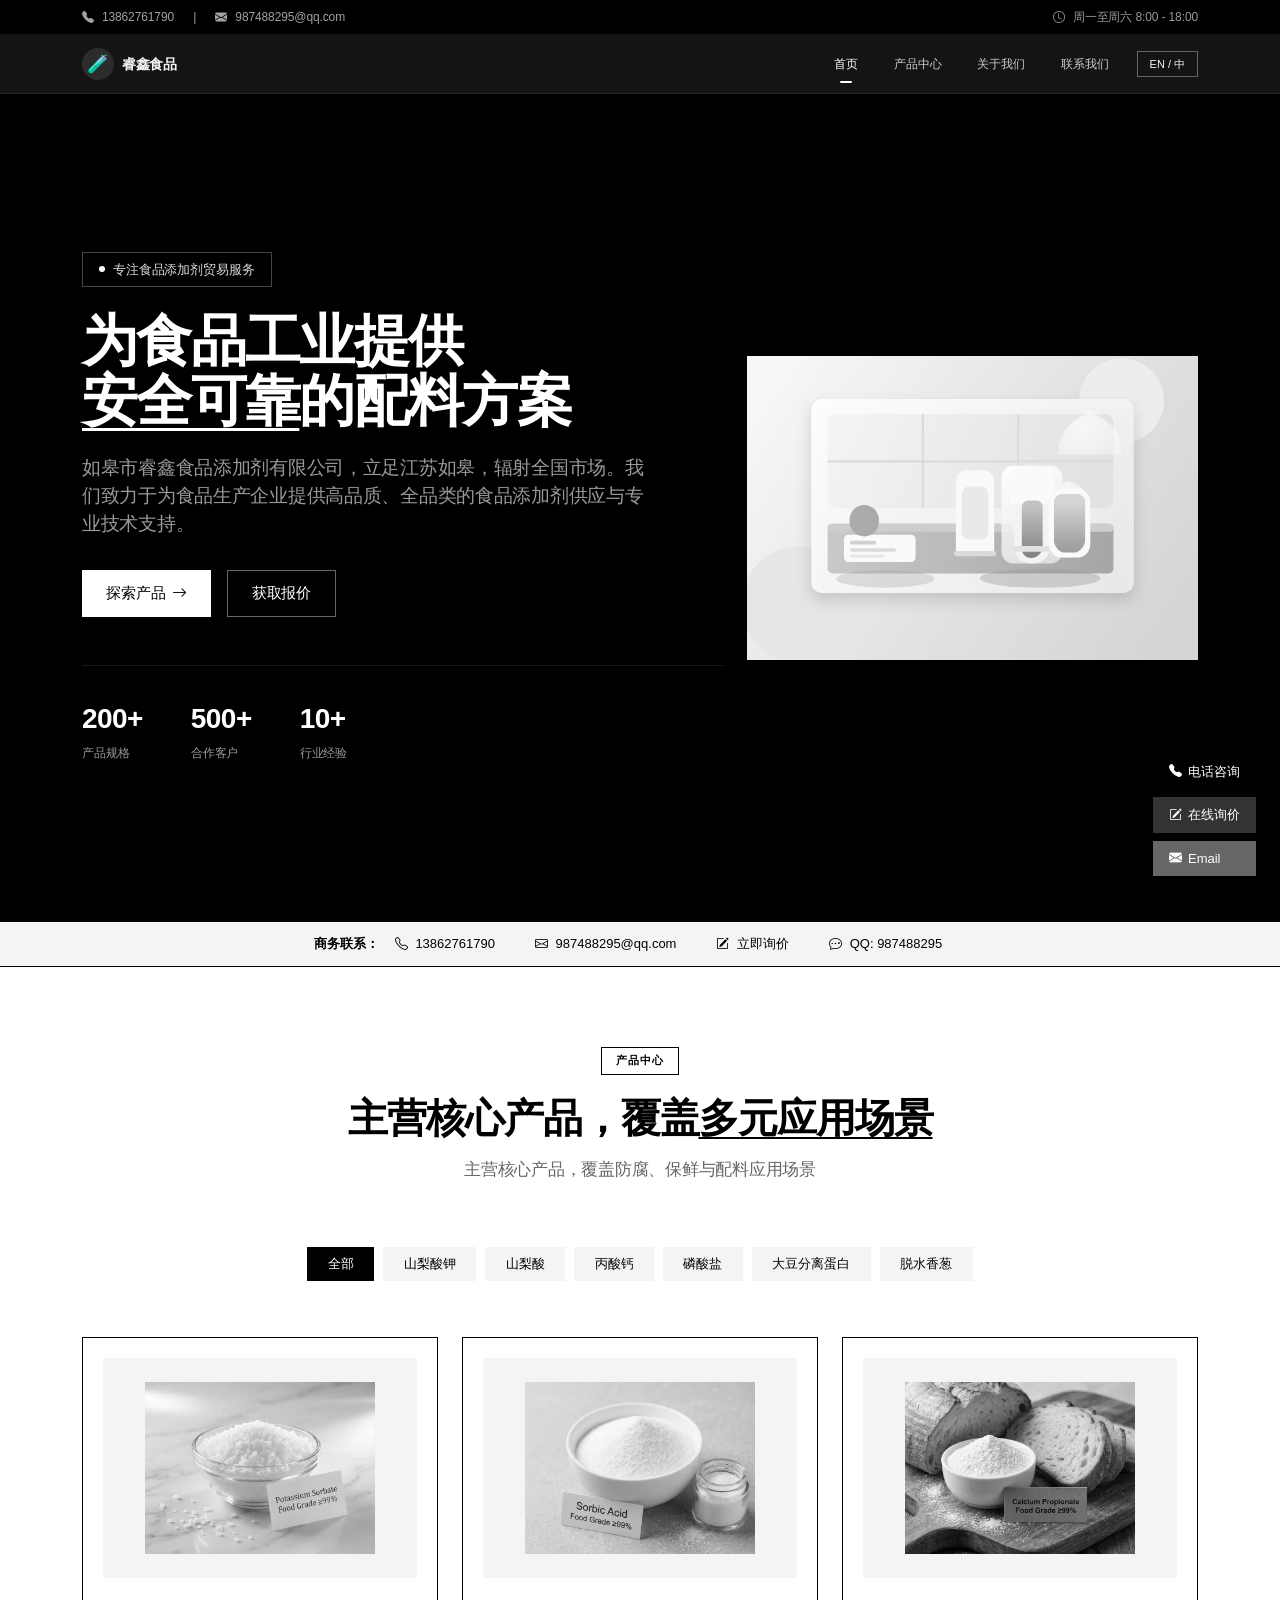
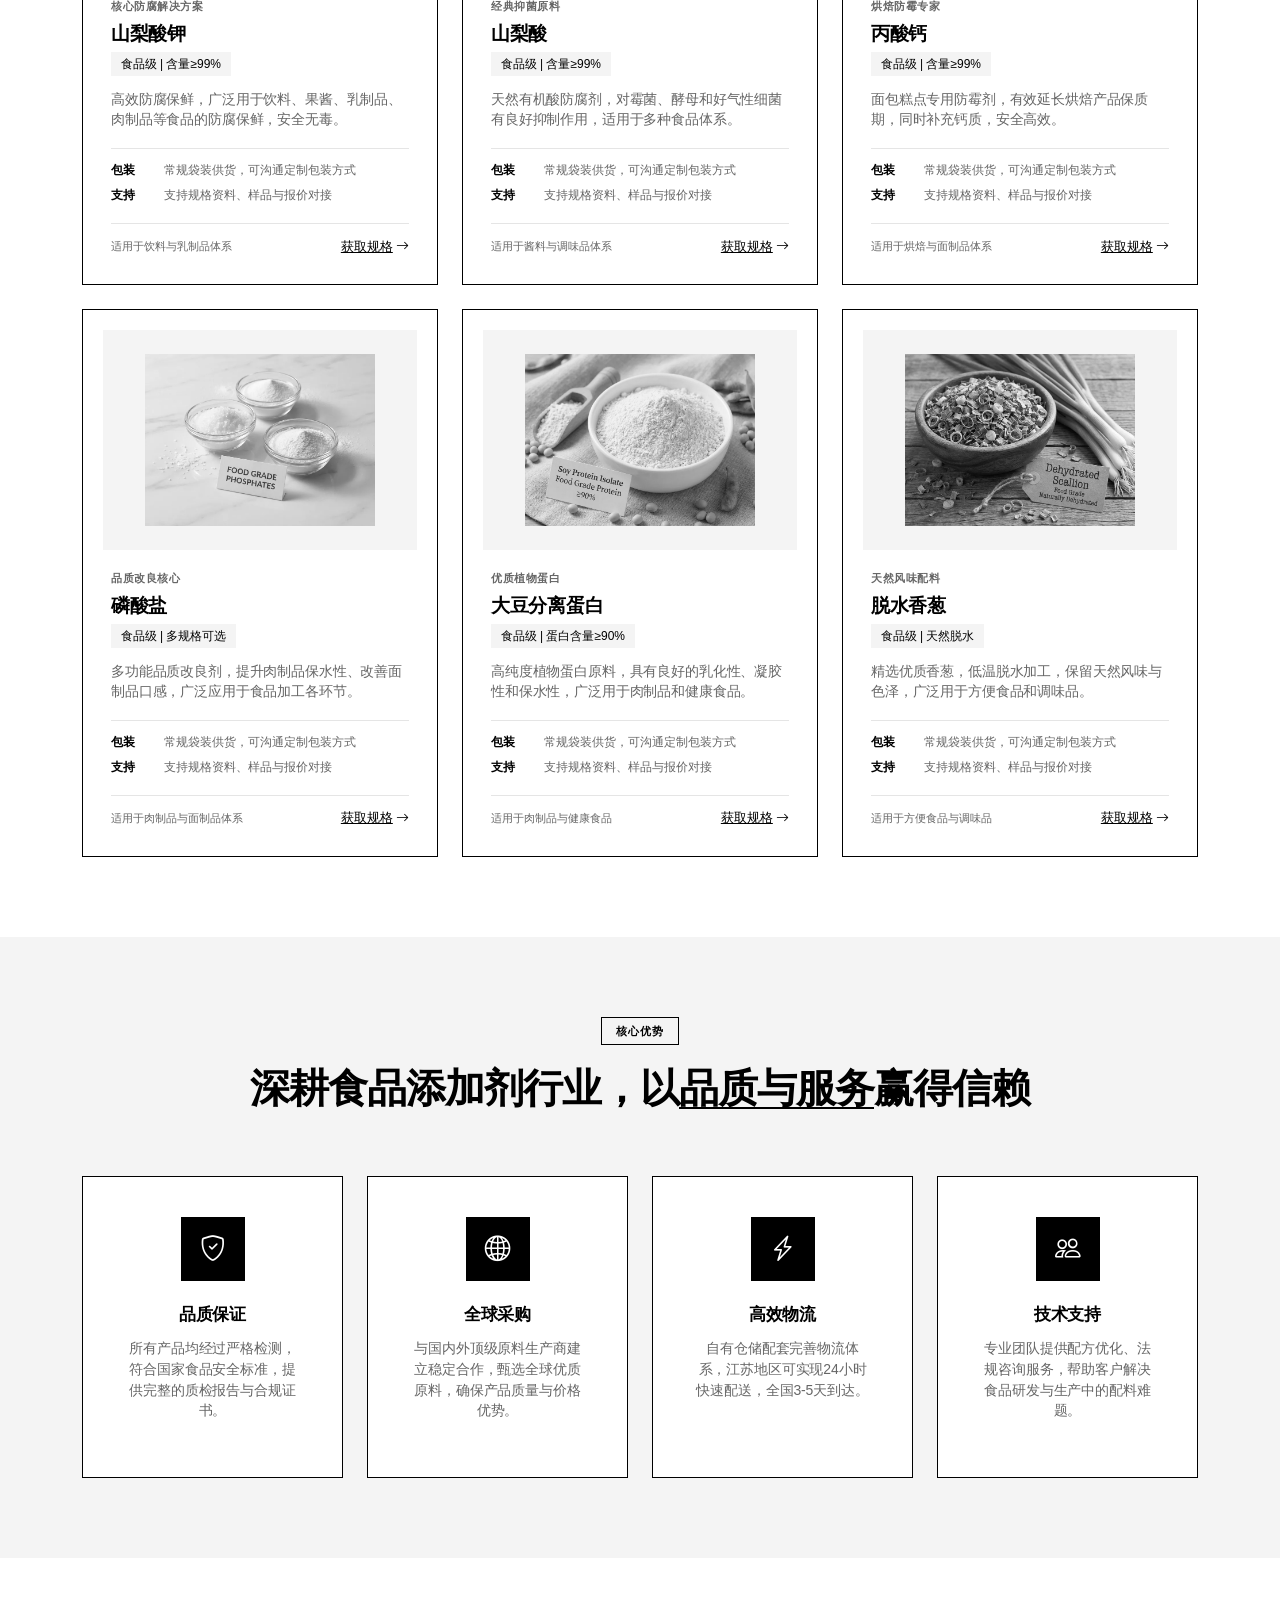
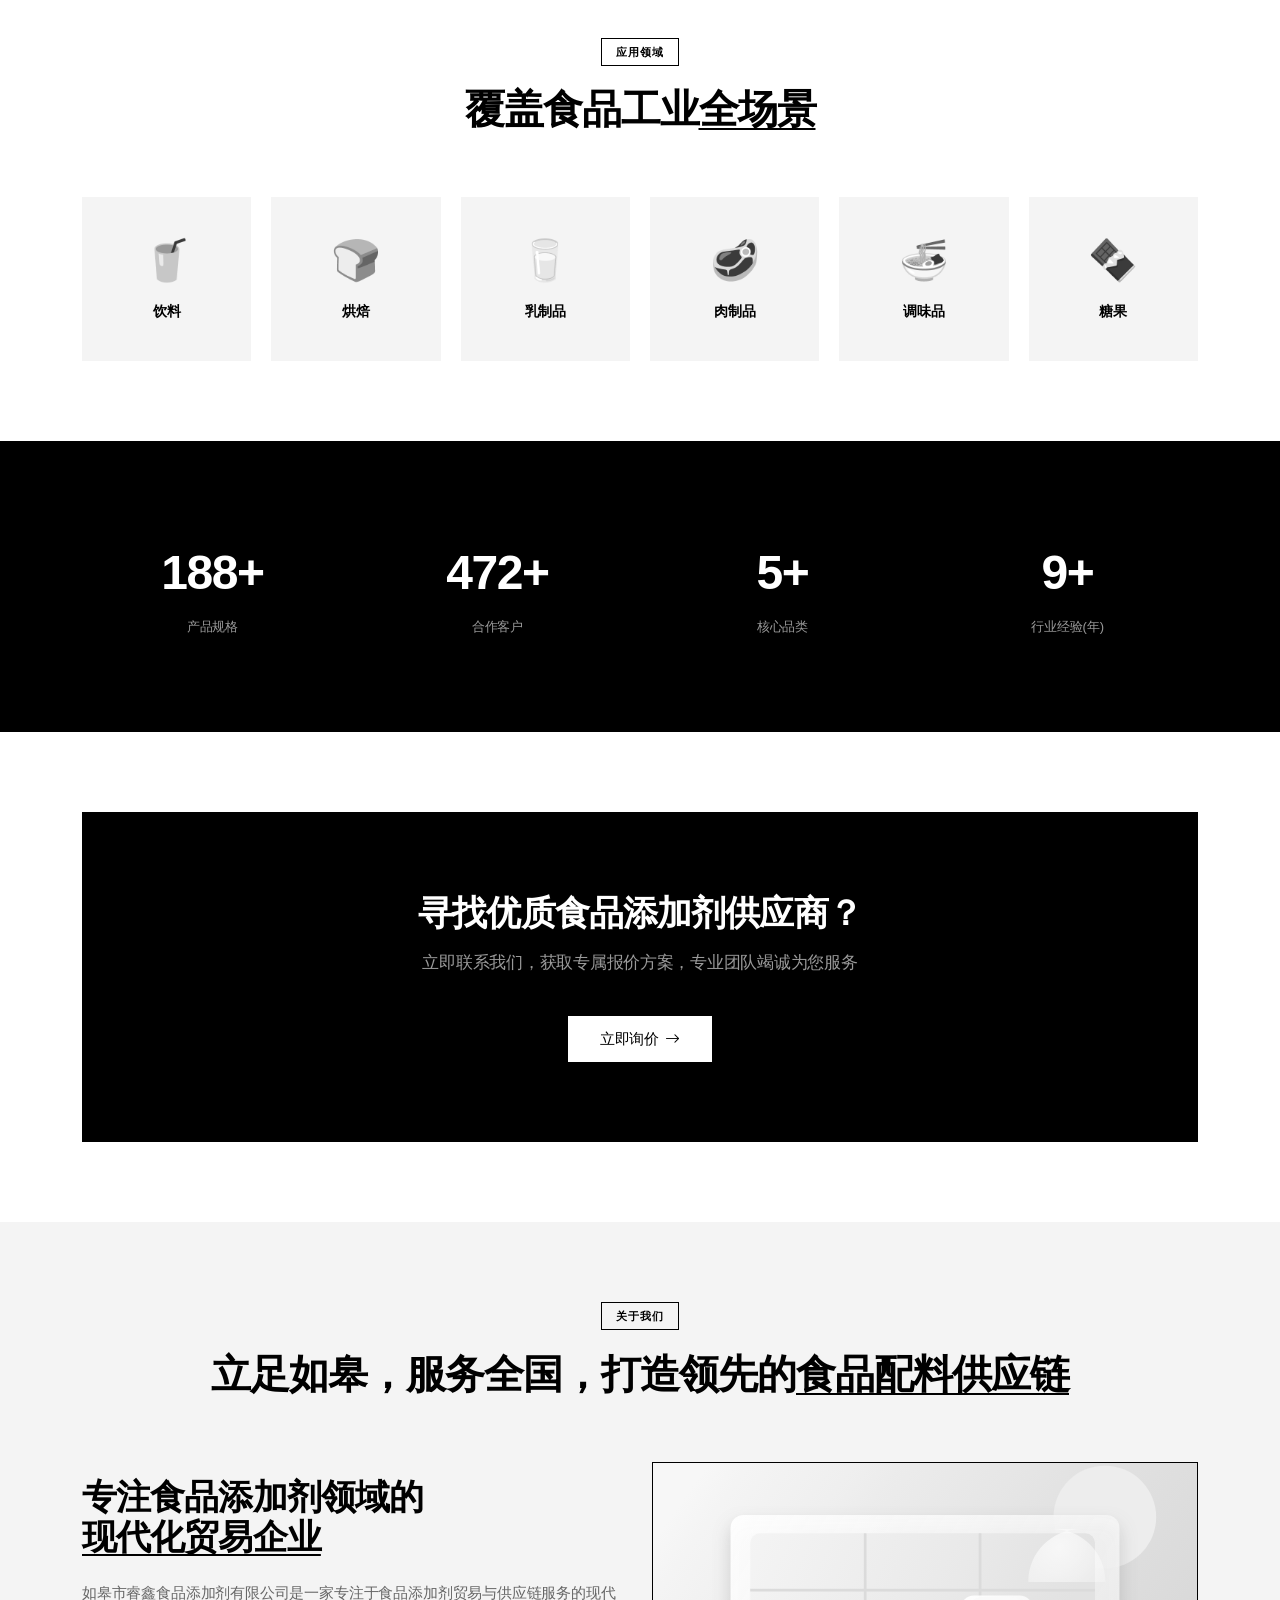
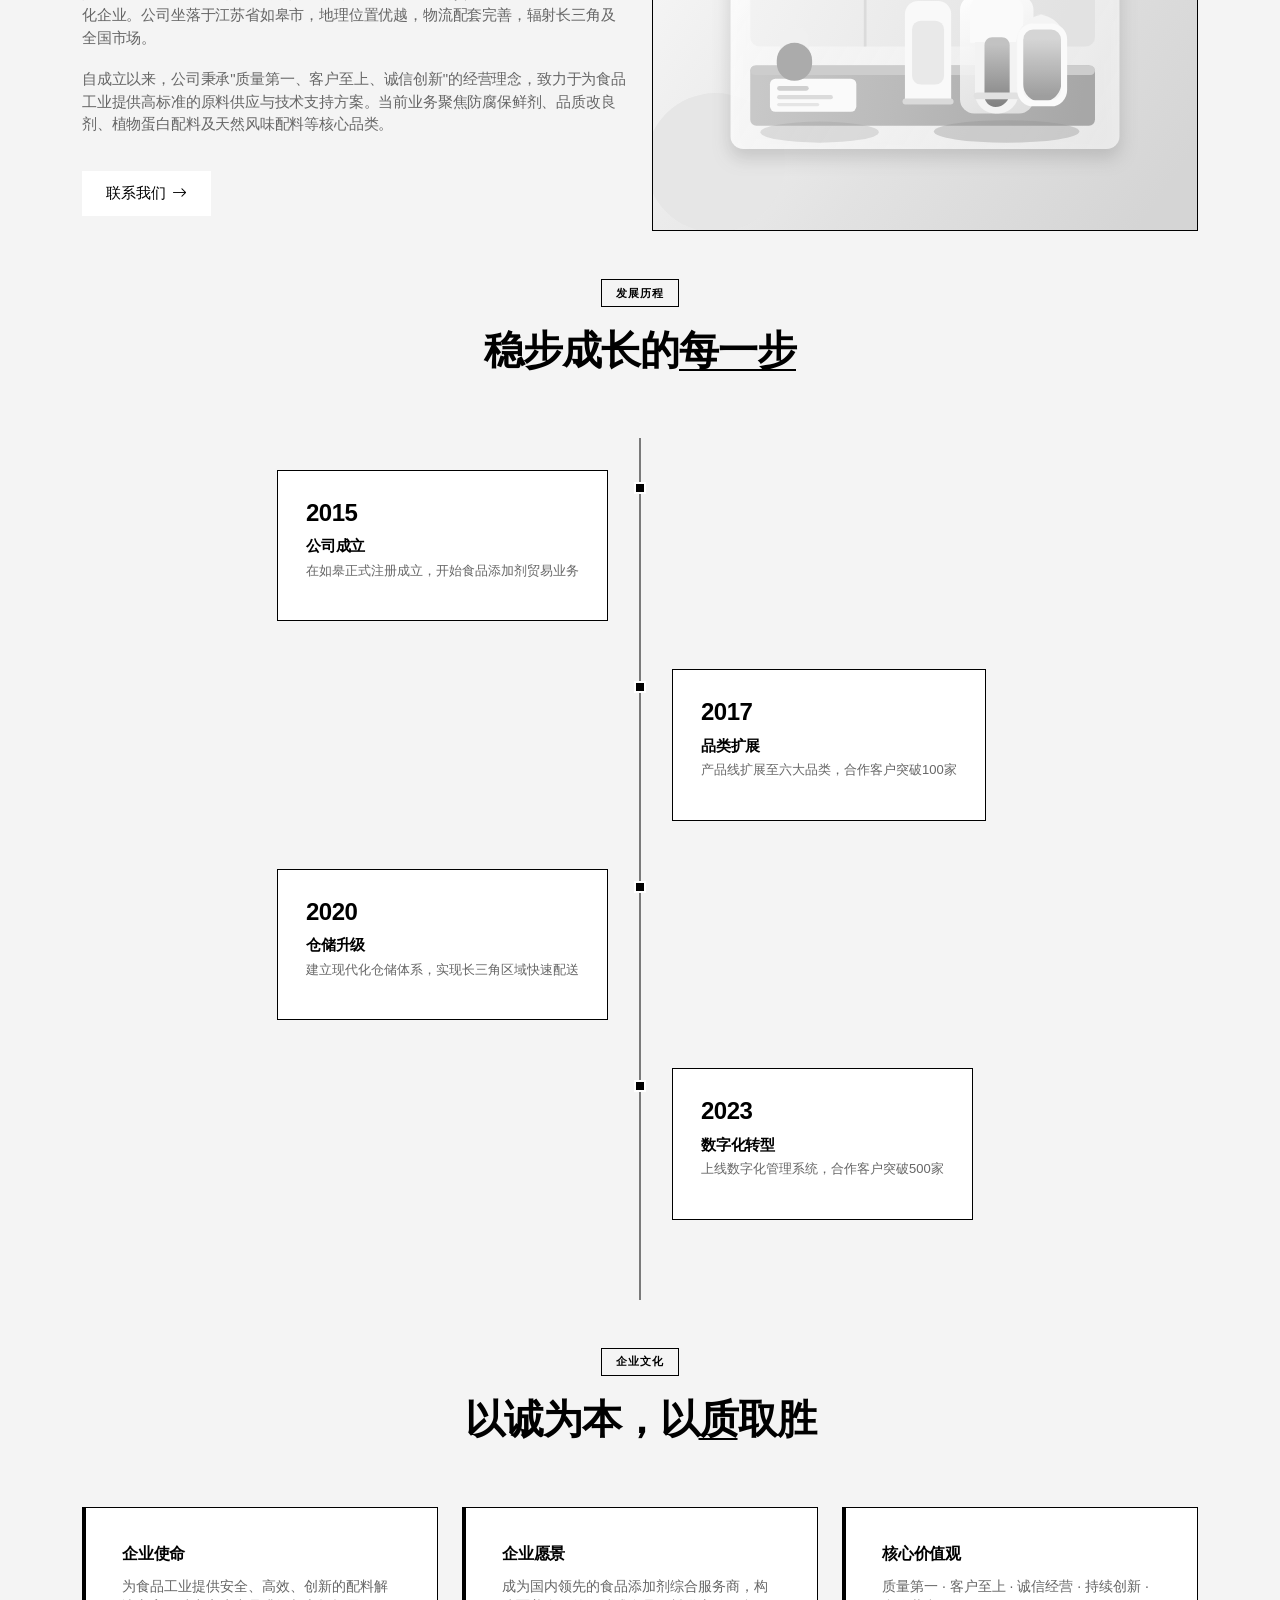
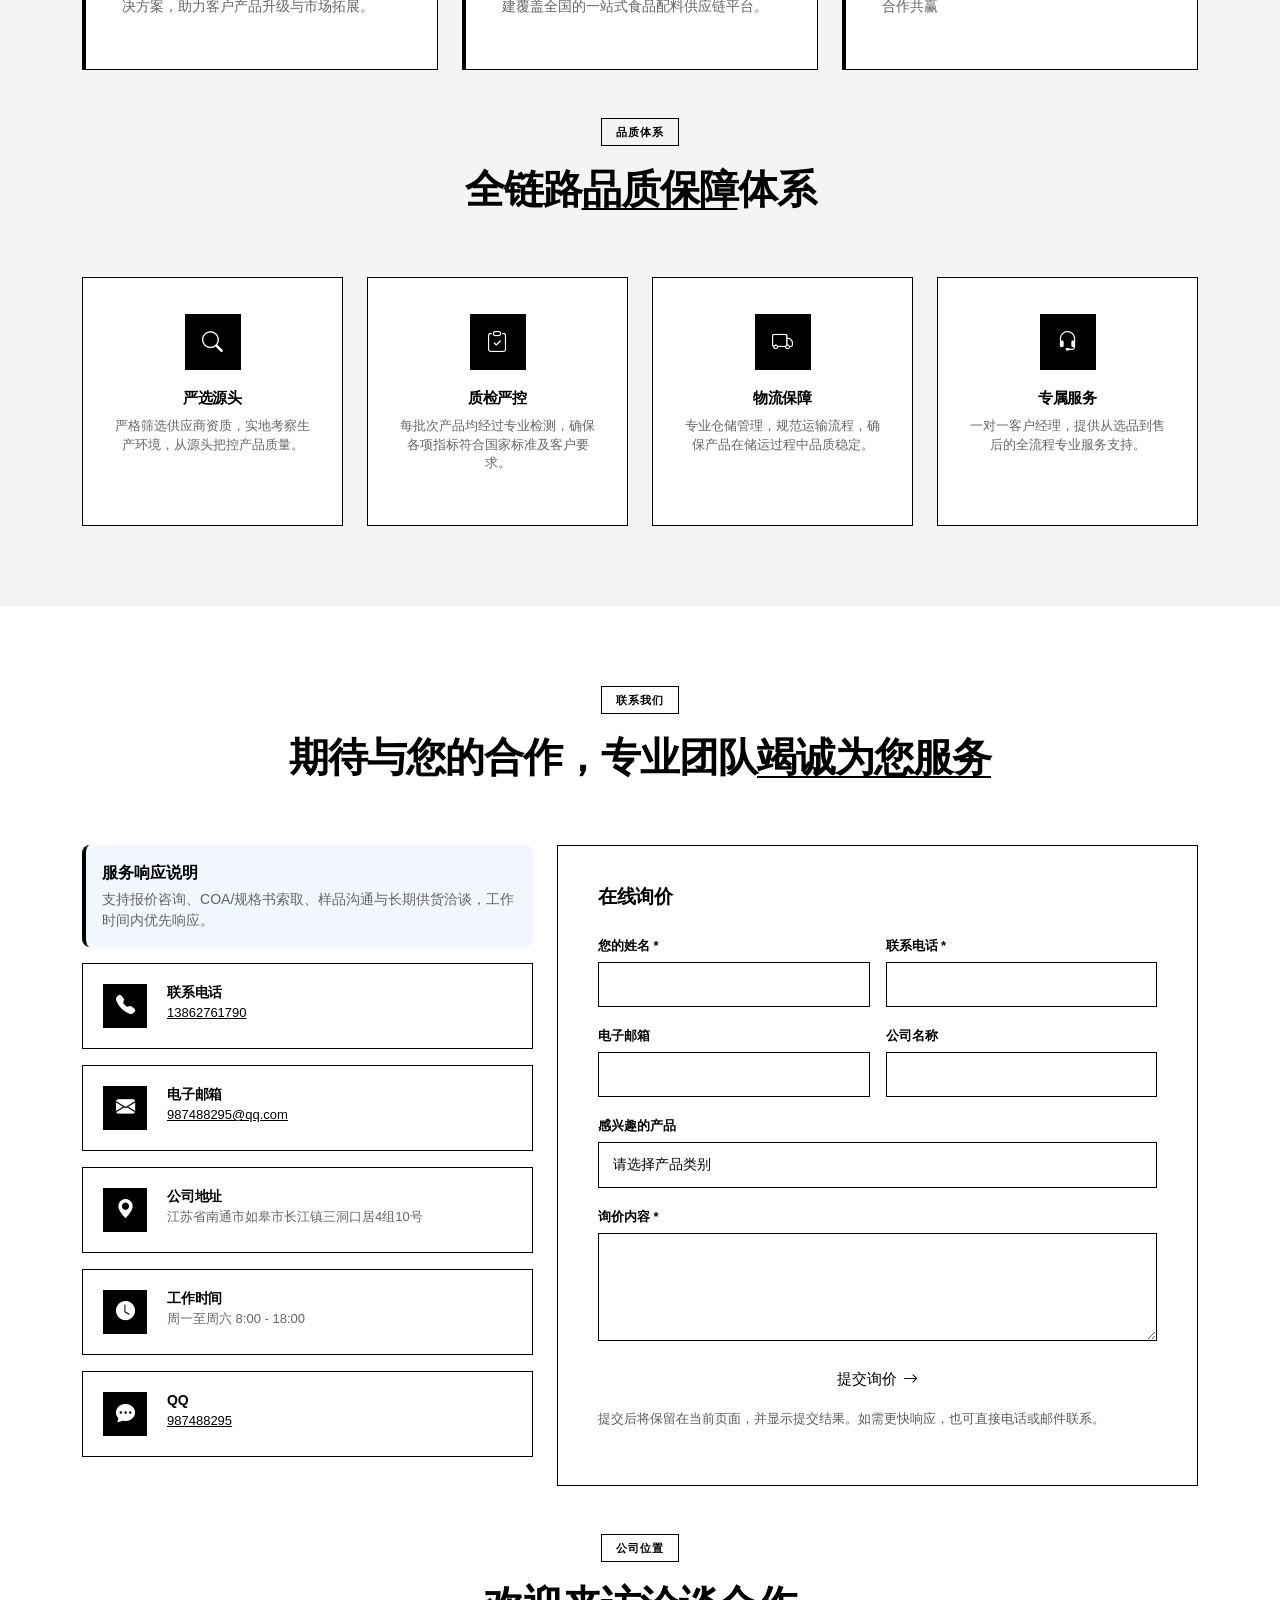
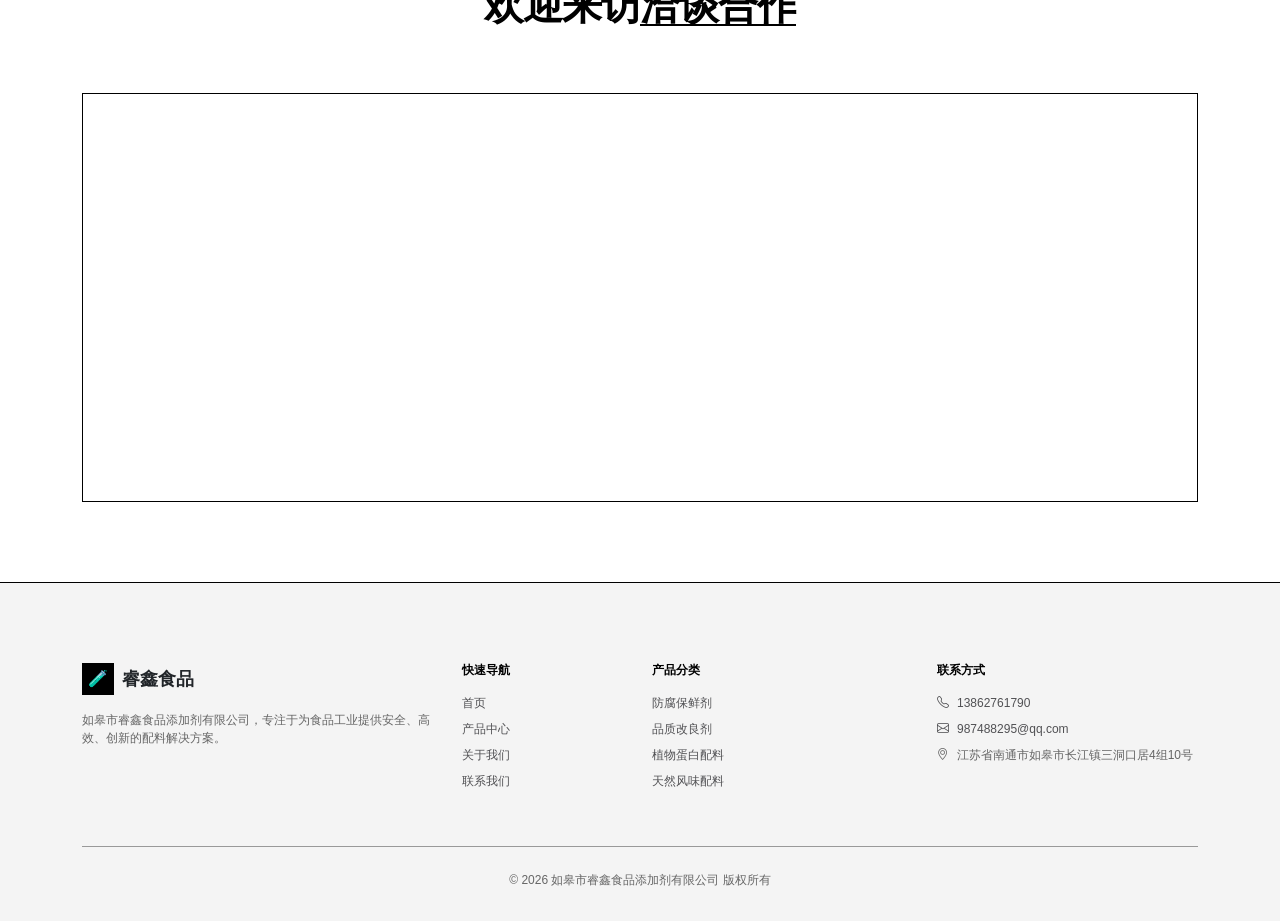
<file: variants/monochrome.html>
<!DOCTYPE html>
<html lang="zh-CN">
<head>
    <meta charset="UTF-8">
    <meta name="viewport" content="width=device-width, initial-scale=1.0">
    <title>极简黑白 Monochrome · 睿鑫食品风格变体</title>
    <meta name="description" content="如皋市睿鑫食品添加剂有限公司，专注食品添加剂贸易与供应链服务，提供防腐保鲜剂、品质改良剂、植物蛋白配料及天然风味配料等专业食品配料方案。">
    <meta name="keywords" content="食品添加剂,防腐保鲜剂,品质改良剂,植物蛋白配料,天然风味配料,磷酸盐,山梨酸钾,大豆分离蛋白,如皋,睿鑫食品">
    <meta property="og:type" content="website">
    <meta property="og:title" content="如皋市睿鑫食品添加剂有限公司 | 专业的防腐保鲜与食品配料供应商">
    <meta property="og:description" content="专注食品添加剂领域，为您提供防腐保鲜剂、品质改良剂、植物蛋白及天然风味配料等安全可靠的食品配料方案。">
    <meta property="og:image" content="https://ruixinfood.com/images/og-image.svg">
    <meta property="og:url" content="https://ruixinfood.com/">
    <link rel="canonical" href="https://ruixinfood.com/">
    <meta name="theme-color" content="#0066cc">
    <link rel="icon" href="data:image/svg+xml,%3Csvg xmlns='http://www.w3.org/2000/svg' viewBox='0 0 100 100'%3E%3Ccircle cx='50' cy='50' r='48' fill='%230066cc'/%3E%3Ctext x='50' y='68' font-size='52' text-anchor='middle' fill='%23fff' font-family='sans-serif' font-weight='600'%3E%E7%9D%BF%3C/text%3E%3C/svg%3E">

    <!-- JSON-LD Structured Data for SEO -->
    <script type="application/ld+json">
    {
      "@context": "https://schema.org",
      "@type": "LocalBusiness",
      "name": "如皋市睿鑫食品添加剂有限公司",
      "alternateName": "Rugao Ruixin Food Additives Co., Ltd.",
      "image": "images/og-image.svg",
      "telephone": "13862761790",
      "email": "987488295@qq.com",
      "address": {
        "@type": "PostalAddress",
        "streetAddress": "三洞口居4组10号",
        "addressLocality": "如皋市",
        "addressRegion": "江苏省",
        "addressCountry": "CN"
      },
      "url": "https://ruixinfood.com",
      "priceRange": "$$",
      "description": "专业的食品添加剂与配料方案供应商，主营山梨酸钾、山梨酸、丙酸钙、磷酸盐、大豆分离蛋白及脱水香葱等优质防腐保鲜与食品添加原料。"
    }
    </script>

    <link rel="preconnect" href="https://cdn.jsdelivr.net" crossorigin>
    <!-- Bootstrap 5 CSS -->
    <link href="https://cdn.jsdelivr.net/npm/bootstrap@5.3.3/dist/css/bootstrap.min.css" rel="stylesheet">
    <!-- Bootstrap Icons -->
    <link href="https://cdn.jsdelivr.net/npm/bootstrap-icons@1.11.3/font/bootstrap-icons.min.css" rel="stylesheet">
    <!-- AOS Animation -->
    <link href="https://cdn.jsdelivr.net/npm/aos@2.3.4/dist/aos.css" rel="stylesheet">

        <style>
        :root {
            --primary: #0066cc;
            --primary-dark: #0055b3;
            --primary-light: #2997ff;
            --accent: #0066cc;
            --accent-dark: #0055b3;
            --dark: #1d1d1f;
            --dark-light: #272729;
            --gray-100: #f5f5f7;
            --gray-200: #e0e0e0;
            --gray-600: #7a7a7a;
            --white: #ffffff;
            --font-body: "SF Pro Text", "SF Pro Display", -apple-system, BlinkMacSystemFont, "PingFang SC", "Segoe UI", "Microsoft YaHei", Roboto, sans-serif;
            --shadow-sm: none;
            --shadow-md: none;
            --shadow-lg: none;
            --transition: all 0.2s cubic-bezier(0.25, 1, 0.5, 1);
        }

        * { margin: 0; padding: 0; box-sizing: border-box; }

        html { scroll-behavior: smooth; scroll-padding-top: 76px; }

        ::selection { background: rgba(0, 102, 204, 0.2); }

        a:focus-visible, button:focus-visible, .form-control:focus-visible, .form-select:focus-visible {
            outline: 2px solid var(--primary-focus, #0071e3);
            outline-offset: 2px;
        }

        @media (prefers-reduced-motion: reduce) {
            html { scroll-behavior: auto; }
            *, *::before, *::after {
                animation-duration: 0.01ms !important;
                animation-iteration-count: 1 !important;
                transition-duration: 0.01ms !important;
            }
        }

        body {
            font-family: var(--font-body);
            color: var(--dark);
            background-color: var(--white);
            line-height: 1.5;
            letter-spacing: -0.015em;
            overflow-x: hidden;
            -webkit-font-smoothing: antialiased;
            -moz-osx-font-smoothing: grayscale;
        }

        /* ─── Top Bar ─── */
        .top-bar {
            background: #121212;
            color: #a1a1a6;
            font-size: 12px;
            padding: 0.5rem 0;
            border-bottom: 1px solid rgba(255, 255, 255, 0.08);
            letter-spacing: -0.01em;
        }
        .top-bar a { color: #a1a1a6; text-decoration: none; transition: var(--transition); }
        .top-bar a:hover { color: var(--white); }
        .top-bar .bi { margin-right: 0.3rem; }

        /* ─── Navbar ─── */
        .navbar {
            background: rgba(22, 22, 23, 0.8) !important;
            backdrop-filter: saturate(180%) blur(20px);
            -webkit-backdrop-filter: saturate(180%) blur(20px);
            border-bottom: 1px solid rgba(255, 255, 255, 0.08);
            padding: 0.5rem 0;
            transition: var(--transition);
        }
        .navbar.scrolled {
            background: rgba(22, 22, 23, 0.85) !important;
        }
        .navbar-brand {
            font-weight: 600;
            font-size: 14px;
            color: #f5f5f7 !important;
            display: flex;
            align-items: center;
            gap: 0.5rem;
            letter-spacing: -0.02em;
        }
        .navbar-brand .brand-icon {
            width: 32px; height: 32px;
            background: rgba(255,255,255,0.1);
            border-radius: 50%;
            display: flex; align-items: center; justify-content: center;
            color: #fff; font-size: 1.1rem;
            box-shadow: none;
            transition: var(--transition);
        }
        .navbar-brand:hover .brand-icon {
            background: rgba(255,255,255,0.2);
        }
        .nav-link {
            font-size: 12px;
            font-weight: 400;
            color: #cccccc !important;
            padding: 0.5rem 1rem !important;
            transition: var(--transition);
            position: relative;
            letter-spacing: -0.01em;
        }
        .nav-link:hover, .nav-link.active {
            color: var(--white) !important;
        }
        .nav-link.active::after {
            content: '';
            position: absolute;
            bottom: -2px; left: 50%;
            transform: translateX(-50%);
            width: 12px; height: 2px;
            background: var(--white);
            border-radius: 1px;
        }
        .btn-lang {
            border: 1px solid rgba(255,255,255,0.35);
            color: #f5f5f7;
            font-size: 11px;
            font-weight: 400;
            padding: 0.25rem 0.75rem;
            border-radius: 9999px;
            background: transparent;
            cursor: pointer;
            transition: var(--transition);
        }
        .btn-lang:hover {
            background: rgba(255, 255, 255, 0.1);
            border-color: var(--white);
            color: var(--white);
        }

        /* ─── Hero Section ─── */
        .hero-section {
            background: #000000;
            min-height: 92vh;
            display: flex;
            align-items: center;
            position: relative;
            overflow: hidden;
            color: var(--white);
        }
        .hero-section::before {
            content: '';
            position: absolute;
            top: -30%; right: -10%;
            width: 800px; height: 800px;
            background: radial-gradient(circle, rgba(0, 102, 204, 0.15) 0%, transparent 70%);
            border-radius: 50%;
            pointer-events: none;
        }
        .hero-section::after {
            content: '';
            position: absolute;
            bottom: -20%; left: -5%;
            width: 600px; height: 600px;
            background: radial-gradient(circle, rgba(41, 151, 255, 0.08) 0%, transparent 70%);
            border-radius: 50%;
            pointer-events: none;
        }
        .hero-badge {
            display: inline-flex;
            align-items: center;
            gap: 0.5rem;
            background: rgba(255, 255, 255, 0.06);
            border: 1px solid rgba(255, 255, 255, 0.12);
            padding: 0.4rem 1rem;
            border-radius: 9999px;
            font-size: 13px;
            margin-bottom: 1.5rem;
            color: #f5f5f7;
            letter-spacing: -0.01em;
        }
        .hero-badge .dot {
            width: 6px; height: 6px;
            background: var(--primary-light);
            border-radius: 50%;
            animation: pulse 2s infinite;
        }
        @keyframes pulse {
            0%, 100% { opacity: 1; }
            50% { opacity: 0.4; }
        }
        .hero-section h1 {
            font-family: "SF Pro Display", var(--font-body);
            font-size: clamp(2.2rem, 5vw, 3.5rem);
            font-weight: 600;
            line-height: 1.07;
            letter-spacing: -0.03em;
            margin-bottom: 1.5rem;
        }
        .hero-section h1 .highlight {
            background: linear-gradient(180deg, #ffffff 0%, #a1a1a6 100%);
            -webkit-background-clip: text;
            -webkit-text-fill-color: transparent;
            background-clip: text;
        }
        .hero-section .lead {
            font-size: 19px;
            font-weight: 300;
            color: #a1a1a6;
            max-width: 580px;
            margin-bottom: 2rem;
            line-height: 1.47;
            letter-spacing: -0.015em;
        }
        .hero-stats {
            display: flex;
            gap: 3rem;
            margin-top: 3rem;
            padding-top: 2rem;
            border-top: 1px solid rgba(255, 255, 255, 0.1);
        }
        .hero-stat strong {
            display: block;
            font-size: 28px;
            font-weight: 600;
            color: var(--white);
            letter-spacing: -0.02em;
        }
        .hero-stat span {
            font-size: 12px;
            color: #a1a1a6;
            letter-spacing: -0.01em;
        }
        .hero-img-wrapper {
            position: relative;
            text-align: center;
        }
        .hero-img-wrapper img {
            max-width: 100%;
            filter: drop-shadow(0 20px 40px rgba(0,0,0,0.5));
            border-radius: 18px;
            transition: var(--transition);
        }
        .hero-img-wrapper img:hover {
            transform: scale(1.01);
            filter: drop-shadow(0 25px 50px rgba(0,0,0,0.6));
        }

        /* ─── Buttons ─── */
        .btn-primary-custom, .btn-accent {
            background: var(--primary);
            color: var(--white);
            border: none;
            padding: 11px 24px;
            border-radius: 9999px;
            font-weight: 400;
            font-size: 15px;
            transition: var(--transition);
            text-decoration: none;
            display: inline-flex;
            align-items: center;
            gap: 0.4rem;
            box-shadow: none !important;
            cursor: pointer;
            letter-spacing: -0.01em;
        }
        .btn-primary-custom:hover, .btn-accent:hover {
            background: var(--primary-focus, #0071e3);
            color: var(--white);
        }
        .btn-primary-custom:active, .btn-accent:active {
            transform: scale(0.96);
        }
        .btn-outline-custom {
            border: 1px solid rgba(255,255,255,0.45);
            color: var(--white);
            padding: 11px 24px;
            border-radius: 9999px;
            font-weight: 400;
            font-size: 15px;
            transition: var(--transition);
            text-decoration: none;
            display: inline-flex;
            align-items: center;
            gap: 0.4rem;
            background: transparent;
            cursor: pointer;
            letter-spacing: -0.01em;
        }
        .btn-outline-custom:hover {
            background: rgba(255, 255, 255, 0.1);
            border-color: var(--white);
            color: var(--white);
        }
        .btn-outline-custom:active {
            transform: scale(0.96);
        }
        .btn-pill-light {
            background: var(--gray-100);
            color: var(--dark);
            border: none;
            padding: 11px 24px;
            border-radius: 9999px;
            font-weight: 400;
            font-size: 14px;
            transition: var(--transition);
            cursor: pointer;
            letter-spacing: -0.01em;
        }
        .btn-pill-light:hover { background: #e8e8ed; color: var(--dark); }
        .btn-pill-light:active { transform: scale(0.96); }

        /* ─── Section Styles ─── */
        .section-padding { padding: 80px 0; }
        .section-bg { background: var(--gray-100); }

        .section-header {
            text-align: center;
            margin-bottom: 4rem;
        }
        .section-badge {
            display: inline-block;
            padding: 0.3rem 0.9rem;
            background: rgba(0, 102, 204, 0.08);
            border: none;
            border-radius: 9999px;
            font-size: 11px;
            color: var(--primary);
            font-weight: 600;
            letter-spacing: 0.08em;
            text-transform: uppercase;
            margin-bottom: 1.2rem;
        }
        .section-header h2 {
            font-family: "SF Pro Display", var(--font-body);
            font-size: clamp(1.8rem, 3.5vw, 2.5rem);
            font-weight: 600;
            color: var(--dark);
            letter-spacing: -0.025em;
            margin-bottom: 1rem;
        }
        .section-header h2 em {
            font-style: normal;
            color: var(--primary);
        }
        .section-header p {
            color: var(--gray-600);
            font-size: 17px;
            font-weight: 400;
            max-width: 600px;
            margin: 0 auto;
            line-height: 1.47;
            letter-spacing: -0.015em;
        }

        /* ─── Contact Strip ─── */
        .contact-strip {
            background: var(--gray-100);
            border-bottom: 1px solid #e5e5e7;
            color: var(--dark);
            padding: 0.75rem 0;
            font-size: 13px;
        }
        .contact-strip a {
            color: var(--primary);
            text-decoration: none;
            margin-right: 1.5rem;
            font-weight: 400;
            transition: var(--transition);
        }
        .contact-strip a:hover { opacity: 0.8; }
        .contact-strip .bi { color: var(--primary); margin-right: 0.25rem; }

        /* ─── Product Cards ─── */
        .product-filter {
            display: flex;
            flex-wrap: wrap;
            justify-content: center;
            gap: 0.6rem;
            margin-bottom: 3.5rem;
        }
        .filter-btn {
            padding: 0.4rem 1.2rem;
            border: none;
            border-radius: 9999px;
            background: var(--gray-100);
            font-size: 13px;
            font-weight: 400;
            color: var(--dark);
            cursor: pointer;
            transition: var(--transition);
        }
        .filter-btn:hover { background: #e8e8ed; }
        .filter-btn:active { transform: scale(0.96); }
        .filter-btn.active {
            background: var(--dark);
            color: var(--white);
        }

        .product-card {
            background: var(--white);
            border-radius: 18px;
            overflow: hidden;
            box-shadow: none;
            transition: var(--transition);
            height: 100%;
            border: 1px solid #e5e5e7;
            padding: 1.25rem;
            display: flex;
            flex-direction: column;
        }
        .product-card:hover {
            border-color: #d2d2d7;
        }
        .product-card-img {
            height: 220px;
            overflow: hidden;
            background: var(--gray-100);
            border-radius: 12px;
            padding: 1.5rem;
            display: flex;
            align-items: center;
            justify-content: center;
            transition: var(--transition);
        }
        .product-card-img img {
            max-width: 100%;
            max-height: 100%;
            object-fit: contain;
            transition: transform 0.4s cubic-bezier(0.25, 1, 0.5, 1), filter 0.4s ease;
        }
        .product-card:hover .product-card-img img {
            transform: scale(1.05);
            filter: drop-shadow(0 8px 24px rgba(0,0,0,0.12));
        }
        .product-card-body {
            padding: 1.25rem 0.5rem 0.5rem 0.5rem;
            display: flex;
            flex-direction: column;
            flex-grow: 1;
        }
        .product-tagline {
            font-size: 11px;
            color: var(--gray-600);
            font-weight: 600;
            text-transform: uppercase;
            letter-spacing: 0.05em;
            margin-bottom: 0.5rem;
        }
        .product-card-body h3 {
            font-family: "SF Pro Text", var(--font-body);
            font-size: 19px;
            font-weight: 600;
            color: var(--dark);
            margin-bottom: 0.4rem;
            letter-spacing: -0.015em;
        }
        .product-spec {
            font-size: 12px;
            color: var(--primary);
            font-weight: 400;
            margin-bottom: 0.8rem;
            padding: 0.2rem 0.6rem;
            background: rgba(0,102,204,0.06);
            border-radius: 4px;
            display: inline-block;
            width: fit-content;
        }
        .product-card-body p {
            font-size: 14px;
            color: var(--gray-600);
            margin-bottom: 1.2rem;
            line-height: 1.43;
            letter-spacing: -0.01em;
        }
        .product-facts {
            display: flex;
            flex-direction: column;
            gap: 0.5rem;
            margin-top: auto;
            margin-bottom: 1.2rem;
            padding-top: 0.8rem;
            border-top: 1px solid #f5f5f7;
        }
        .product-fact {
            font-size: 12px;
            color: var(--gray-600);
            line-height: 1.4;
        }
        .product-fact strong {
            color: var(--dark);
            margin-right: 0.5rem;
            min-width: 45px;
            display: inline-block;
        }
        .product-card-footer {
            display: flex;
            justify-content: space-between;
            align-items: center;
            padding-top: 0.8rem;
            border-top: 1px solid #f5f5f7;
        }
        .product-card-footer .note {
            font-size: 11px;
            color: var(--gray-600);
        }
        .product-card-footer a {
            color: var(--primary);
            font-weight: 400;
            font-size: 13px;
            text-decoration: none;
            transition: var(--transition);
            display: inline-flex;
            align-items: center;
            gap: 0.2rem;
        }
        .product-card-footer a:hover { opacity: 0.85; }

        /* ─── Features / Why Us ─── */
        .feature-card {
            background: var(--white);
            border-radius: 18px;
            padding: 2.5rem;
            text-align: center;
            box-shadow: none;
            transition: var(--transition);
            height: 100%;
            border: 1px solid #e5e5e7;
        }
        .feature-card:hover {
            border-color: #d2d2d7;
        }
        .feature-icon {
            width: 64px; height: 64px;
            background: rgba(0,102,204,0.06);
            border-radius: 50%;
            display: flex; align-items: center; justify-content: center;
            margin: 0 auto 1.5rem;
            font-size: 1.6rem;
            color: var(--primary);
        }
        .feature-card h3 {
            font-size: 17px;
            font-weight: 600;
            color: var(--dark);
            margin-bottom: 0.8rem;
            letter-spacing: -0.015em;
        }
        .feature-card p {
            font-size: 14px;
            color: var(--gray-600);
            line-height: 1.47;
            letter-spacing: -0.01em;
        }

        /* ─── Application Areas ─── */
        .app-grid {
            display: grid;
            grid-template-columns: repeat(6, 1fr);
            gap: 1.25rem;
        }
        .app-item {
            text-align: center;
            padding: 2rem 1rem;
            background: var(--gray-100);
            border-radius: 18px;
            box-shadow: none;
            transition: var(--transition);
            border: 1px solid transparent;
        }
        .app-item:hover {
            background: var(--white);
            border-color: #d2d2d7;
            transform: translateY(-2px);
        }
        .app-item .app-icon {
            font-size: 2.5rem;
            margin-bottom: 0.8rem;
            transition: transform 0.3s cubic-bezier(0.25, 1, 0.5, 1);
            display: inline-block;
        }
        .app-item:hover .app-icon {
            transform: scale(1.15);
        }
        .app-item h4 {
            font-size: 14px;
            font-weight: 600;
            color: var(--dark);
            letter-spacing: -0.012em;
        }

        /* ─── Stats Section ─── */
        .stats-section {
            background: #1d1d1f;
            color: var(--white);
            padding: 80px 0;
            position: relative;
        }
        .stat-item {
            text-align: center;
            padding: 1rem;
        }
        .stat-number {
            font-family: "SF Pro Display", var(--font-body);
            font-size: 48px;
            font-weight: 600;
            color: var(--white);
            display: block;
            letter-spacing: -0.03em;
        }
        .stat-label {
            font-size: 13px;
            color: #a1a1a6;
            margin-top: 0.5rem;
            letter-spacing: -0.01em;
        }

        /* ─── CTA Section ─── */
        .cta-section {
            background: #1d1d1f;
            border-radius: 24px;
            padding: 5rem 3rem;
            text-align: center;
            color: var(--white);
            position: relative;
            overflow: hidden;
            border: 1px solid rgba(255,255,255,0.05);
        }
        .cta-section::before {
            content: '';
            position: absolute;
            top: -50%; right: -25%;
            width: 500px; height: 500px;
            background: radial-gradient(circle, rgba(0,102,204,0.12) 0%, transparent 70%);
            border-radius: 50%;
            pointer-events: none;
        }
        .cta-section h2 { 
            font-family: "SF Pro Display", var(--font-body);
            font-size: 2.2rem; 
            font-weight: 600; 
            margin-bottom: 1rem; 
            letter-spacing: -0.025em;
        }
        .cta-section p { 
            font-size: 17px; 
            color: #a1a1a6; 
            margin-bottom: 2.5rem; 
            font-weight: 300;
            letter-spacing: -0.015em;
        }
        .btn-accent {
            background: var(--primary);
            color: var(--white);
            border: none;
            padding: 12px 32px;
            border-radius: 9999px;
            font-weight: 400;
            font-size: 15px;
            transition: var(--transition);
            text-decoration: none;
            display: inline-flex;
            align-items: center;
            gap: 0.4rem;
        }
        .btn-accent:hover {
            background: var(--primary-focus, #0071e3);
            color: var(--white);
        }

        /* ─── About Section ─── */
        .about-content h2 {
            font-family: "SF Pro Display", var(--font-body);
            font-size: 2.2rem;
            font-weight: 600;
            color: var(--dark);
            margin-bottom: 1.5rem;
            letter-spacing: -0.025em;
            line-height: 1.15;
        }
        .about-content h2 em {
            font-style: normal;
            color: var(--primary);
        }
        .about-content p {
            color: var(--gray-600);
            margin-bottom: 1.2rem;
            font-size: 15px;
            line-height: 1.5;
            letter-spacing: -0.012em;
        }
        .about-image {
            border-radius: 18px;
            overflow: hidden;
            box-shadow: none;
            border: 1px solid #e5e5e7;
        }
        .about-image img {
            width: 100%;
            height: 100%;
            object-fit: cover;
            transition: var(--transition);
        }
        .about-image:hover img {
            transform: scale(1.02);
        }

        /* ─── Timeline ─── */
        .timeline {
            position: relative;
            padding: 2rem 0;
        }
        .timeline::before {
            content: '';
            position: absolute;
            left: 50%;
            transform: translateX(-50%);
            width: 1px;
            height: 100%;
            background: var(--gray-200);
            top: 0;
        }
        .timeline-item {
            display: flex;
            justify-content: flex-end;
            padding-right: calc(50% + 2rem);
            margin-bottom: 3rem;
            position: relative;
        }
        .timeline-item:nth-child(even) {
            justify-content: flex-start;
            padding-right: 0;
            padding-left: calc(50% + 2rem);
        }
        .timeline-item::before {
            content: '';
            position: absolute;
            left: calc(50% - 6px);
            top: 0.75rem;
            width: 12px; height: 12px;
            background: var(--primary);
            border: 2px solid var(--white);
            border-radius: 50%;
            box-shadow: 0 0 0 3px rgba(0, 102, 204, 0.15);
            z-index: 1;
        }
        .timeline-content {
            background: var(--white);
            padding: 1.5rem 1.75rem;
            border-radius: 18px;
            box-shadow: none;
            border: 1px solid #e5e5e7;
            max-width: 440px;
        }
        .timeline-content:hover {
            border-color: #d2d2d7;
        }
        .timeline-year {
            font-family: "SF Pro Display", var(--font-body);
            font-size: 1.5rem;
            font-weight: 600;
            color: var(--primary);
            margin-bottom: 0.4rem;
            letter-spacing: -0.02em;
        }
        .timeline-content h4 {
            font-size: 15px;
            font-weight: 600;
            color: var(--dark);
            margin-bottom: 0.4rem;
            letter-spacing: -0.012em;
        }
        .timeline-content p {
            font-size: 13px;
            color: var(--gray-600);
            line-height: 1.43;
        }

        /* ─── Values ─── */
        .value-card {
            background: var(--white);
            border-radius: 18px;
            padding: 2.25rem;
            box-shadow: none;
            transition: var(--transition);
            height: 100%;
            border: 1px solid #e5e5e7;
            border-left: 4px solid var(--primary);
        }
        .value-card:hover {
            border-color: #d2d2d7;
        }
        .value-card h3 {
            font-size: 16px;
            font-weight: 600;
            color: var(--dark);
            margin-bottom: 0.8rem;
            letter-spacing: -0.015em;
        }
        .value-card p {
            font-size: 14px;
            color: var(--gray-600);
            line-height: 1.47;
        }

        /* ─── Quality System ─── */
        .quality-card {
            text-align: center;
            padding: 2.25rem 1.75rem;
            background: var(--white);
            border-radius: 18px;
            box-shadow: none;
            transition: var(--transition);
            height: 100%;
            border: 1px solid #e5e5e7;
        }
        .quality-card:hover {
            border-color: #d2d2d7;
        }
        .quality-icon {
            width: 56px; height: 56px;
            background: rgba(0, 102, 204, 0.06);
            border-radius: 50%;
            display: flex; align-items: center; justify-content: center;
            margin: 0 auto 1.2rem;
            color: var(--primary);
            font-size: 1.3rem;
        }
        .quality-card h3 {
            font-size: 15px;
            font-weight: 600;
            color: var(--dark);
            margin-bottom: 0.6rem;
            letter-spacing: -0.015em;
        }
        .quality-card p {
            font-size: 13px;
            color: var(--gray-600);
            line-height: 1.43;
        }

        /* ─── Contact Section ─── */
        .contact-info-card {
            display: flex;
            align-items: flex-start;
            gap: 1.25rem;
            padding: 1.25rem;
            background: var(--white);
            border-radius: 18px;
            box-shadow: none;
            border: 1px solid #e5e5e7;
            margin-bottom: 1rem;
            transition: var(--transition);
        }
        .contact-info-card:hover {
            border-color: #d2d2d7;
        }
        .ci-icon {
            width: 44px; height: 44px;
            background: rgba(0, 102, 204, 0.06);
            border-radius: 10px;
            display: flex; align-items: center; justify-content: center;
            font-size: 1.2rem;
            color: var(--primary);
            flex-shrink: 0;
        }
        .contact-info-card h4 {
            font-size: 14px;
            font-weight: 600;
            color: var(--dark);
            margin-bottom: 0.2rem;
            letter-spacing: -0.012em;
        }
        .contact-info-card p {
            font-size: 13px;
            color: var(--gray-600);
            margin: 0;
            line-height: 1.4;
        }
        .contact-info-card a {
            color: var(--primary);
            text-decoration: none;
            font-weight: 400;
        }
        .contact-info-card a:hover { opacity: 0.85; }

        .contact-form-wrapper {
            background: var(--white);
            border-radius: 18px;
            padding: 2.5rem;
            box-shadow: none;
            border: 1px solid #e5e5e7;
        }
        .contact-form-wrapper h3 {
            font-size: 19px;
            font-weight: 600;
            color: var(--dark);
            margin-bottom: 1.5rem;
            letter-spacing: -0.015em;
        }
        .form-control, .form-select {
            border: 1px solid #d2d2d7;
            border-radius: 8px;
            padding: 0.7rem 0.9rem;
            font-size: 14px;
            background: var(--white);
            transition: var(--transition);
            color: var(--dark);
        }
        .form-control:focus, .form-select:focus {
            border-color: var(--primary);
            box-shadow: 0 0 0 4px rgba(0, 102, 204, 0.15);
            outline: none;
        }
        .form-label {
            font-size: 13px;
            font-weight: 600;
            color: var(--dark);
            margin-bottom: 0.4rem;
        }

        /* ─── Map ─── */
        .map-container {
            border-radius: 18px;
            overflow: hidden;
            border: 1px solid #e5e5e7;
        }
        .map-container iframe {
            width: 100%;
            height: 400px;
            border: none;
        }

        /* ─── Footer ─── */
        .footer {
            background: var(--gray-100);
            color: var(--gray-600);
            border-top: 1px solid #e5e5e7;
            padding: 5rem 0 2rem;
            font-size: 12px;
            line-height: 1.5;
        }
        .footer h5 {
            color: var(--dark);
            font-weight: 600;
            margin-bottom: 1rem;
            font-size: 12px;
            letter-spacing: -0.012em;
        }
        .footer p { font-size: 12px; }
        .footer a {
            color: #515154;
            text-decoration: none;
            transition: var(--transition);
            display: block;
            margin-bottom: 0.5rem;
            font-size: 12px;
        }
        .footer a:hover { color: var(--dark); }
        .footer-bottom {
            border-top: 1px solid #d2d2d7;
            padding-top: 1.5rem;
            margin-top: 3rem;
            text-align: center;
            color: var(--gray-600);
        }
        .footer .brand-icon-sm {
            width: 32px; height: 32px;
            background: rgba(0, 0, 0, 0.05);
            border-radius: 50%;
            display: inline-flex; align-items: center; justify-content: center;
            color: var(--dark); font-size: 1rem;
        }

        /* ─── Floating Contact ─── */
        .contact-float {
            position: fixed;
            bottom: 1.5rem;
            right: 1.5rem;
            display: flex;
            flex-direction: column;
            gap: 0.5rem;
            z-index: 999;
        }
        .contact-float a {
            display: flex;
            align-items: center;
            gap: 0.4rem;
            padding: 0.5rem 1rem;
            border-radius: 9999px;
            font-size: 13px;
            font-weight: 400;
            text-decoration: none;
            color: var(--white);
            box-shadow: 0 4px 12px rgba(0,0,0,0.15);
            transition: var(--transition);
        }
        .contact-float a:hover { transform: translateY(-2px); opacity: 0.95; }
        .contact-float .float-phone { background: var(--primary); }
        .contact-float .float-inquiry { background: var(--dark); }
        .contact-float .float-email { background: #515154; }

        /* ─── Toast ─── */
        .toast-msg {
            position: fixed;
            top: 5rem;
            left: 50%;
            transform: translateX(-50%) translateY(-20px);
            background: var(--dark);
            color: var(--white);
            padding: 0.6rem 1.75rem;
            border-radius: 9999px;
            font-size: 13px;
            z-index: 9999;
            opacity: 0;
            transition: all 0.3s cubic-bezier(0.25, 1, 0.5, 1);
            pointer-events: none;
            box-shadow: 0 4px 12px rgba(0,0,0,0.15);
        }
        .toast-msg.show {
            opacity: 1;
            transform: translateX(-50%) translateY(0);
        }

        .form-status {
            padding: 0.75rem 1rem;
            border-radius: 8px;
            font-size: 13px;
            margin-bottom: 1rem;
            display: none;
            line-height: 1.4;
        }
        .form-status.show { display: block; }
        .form-status.success { background: #e3f9eb; color: #116834; border: 1px solid #c2f0d1; }
        .form-status.error { background: #fdf0f0; color: #b12c2c; border: 1px solid #f9d5d5; }

        /* ─── Language Toggle ─── */
        .t-en { display: none; }
        .lang-en .t-zh { display: none; }
        .lang-en .t-en { display: inline; }

        /* ─── Back to Top ─── */
        .back-to-top {
            position: fixed;
            bottom: 1.5rem;
            left: 1.5rem;
            width: 44px; height: 44px;
            background: rgba(255, 255, 255, 0.8);
            border: 1px solid rgba(0, 0, 0, 0.08);
            color: var(--dark);
            backdrop-filter: blur(10px);
            -webkit-backdrop-filter: blur(10px);
            border-radius: 50%;
            display: flex; align-items: center; justify-content: center;
            font-size: 1.1rem;
            z-index: 999;
            opacity: 0;
            visibility: hidden;
            transition: var(--transition);
            box-shadow: 0 4px 12px rgba(0,0,0,0.08);
            cursor: pointer;
        }
        .back-to-top.show { opacity: 1; visibility: visible; }
        .back-to-top:hover { transform: translateY(-3px); background: var(--white); }

        /* ─── Responsive ─── */
        @media (max-width: 991px) {
            .hero-stats { flex-wrap: wrap; gap: 1.5rem; }
            .app-grid { grid-template-columns: repeat(3, 1fr); }
            .timeline::before { left: 0; }
            .timeline-item { padding-right: 0; padding-left: 2rem; justify-content: flex-start; }
            .timeline-item:nth-child(even) { padding-left: 2rem; }
            .timeline-item::before { left: -6px; }
        }
        @media (max-width: 767px) {
            .hero-stats { flex-direction: column; gap: 1rem; }
            .app-grid { grid-template-columns: repeat(2, 1fr); }
            .section-padding { padding: 48px 0; }
            .contact-float a span:not(.bi) { display: none; }
            .contact-float a { padding: 0.65rem; border-radius: 50%; }
        }
        @media (max-width: 480px) {
            .app-grid { grid-template-columns: repeat(2, 1fr); gap: 0.8rem; }
        }
    </style>
    <link rel="stylesheet" href="themes/monochrome.css">
</head>
<body>

    <!-- Top Bar -->
    <div class="top-bar d-none d-lg-block">
        <div class="container d-flex justify-content-between align-items-center">
            <div>
                <a href="tel:13862761790"><i class="bi bi-telephone-fill"></i> 13862761790</a>
                <span class="mx-3">|</span>
                <a href="mailto:987488295@qq.com"><i class="bi bi-envelope-fill"></i> 987488295@qq.com</a>
            </div>
            <div>
                <span><i class="bi bi-clock"></i>
                    <span class="t-zh">周一至周六 8:00 - 18:00</span>
                    <span class="t-en">Mon - Sat 8:00 AM - 6:00 PM</span>
                </span>
            </div>
        </div>
    </div>

    <!-- Navbar -->
    <nav class="navbar navbar-expand-lg sticky-top" id="navbar">
        <div class="container">
            <a class="navbar-brand" href="#home">
                <div class="brand-icon">🧪</div>
                <span class="t-zh">睿鑫食品</span>
                <span class="t-en">Ruixin Food</span>
            </a>
            <button class="navbar-toggler" type="button" data-bs-toggle="collapse" data-bs-target="#navbarNav" aria-controls="navbarNav" aria-expanded="false" aria-label="切换导航菜单">
                <span class="navbar-toggler-icon"></span>
            </button>
            <div class="collapse navbar-collapse justify-content-end" id="navbarNav">
                <ul class="navbar-nav align-items-center gap-1">
                    <li class="nav-item"><a class="nav-link active" href="#home"><span class="t-zh">首页</span><span class="t-en">Home</span></a></li>
                    <li class="nav-item"><a class="nav-link" href="#products"><span class="t-zh">产品中心</span><span class="t-en">Products</span></a></li>
                    <li class="nav-item"><a class="nav-link" href="#about"><span class="t-zh">关于我们</span><span class="t-en">About</span></a></li>
                    <li class="nav-item"><a class="nav-link" href="#contact"><span class="t-zh">联系我们</span><span class="t-en">Contact</span></a></li>
                    <li class="nav-item ms-2">
                        <button class="btn-lang" onclick="toggleLang()" aria-label="Switch language / 切换语言">EN / 中</button>
                    </li>
                </ul>
            </div>
        </div>
    </nav>

    <!-- Hero Section -->
    <section class="hero-section" id="home">
        <div class="container">
            <div class="row align-items-center">
                <div class="col-lg-7" data-aos="fade-right" data-aos-duration="1000">
                    <div class="hero-badge">
                        <span class="dot"></span>
                        <span class="t-zh">专注食品添加剂贸易服务</span>
                        <span class="t-en">Professional Food Additive Trading</span>
                    </div>
                    <h1>
                        <span class="t-zh">为食品工业提供<br><span class="highlight">安全可靠</span>的配料方案</span>
                        <span class="t-en">Providing <span class="highlight">Safe & Reliable</span><br>Ingredient Solutions</span>
                    </h1>
                    <p class="lead">
                        <span class="t-zh">如皋市睿鑫食品添加剂有限公司，立足江苏如皋，辐射全国市场。我们致力于为食品生产企业提供高品质、全品类的食品添加剂供应与专业技术支持。</span>
                        <span class="t-en">Rugao Ruixin Food Additives Co., Ltd. is based in Rugao, Jiangsu, serving the national market with high-quality food additive supply and professional technical support.</span>
                    </p>
                    <div class="d-flex gap-3 flex-wrap">
                        <a href="#products" class="btn-primary-custom">
                            <span class="t-zh">探索产品</span><span class="t-en">Explore Products</span> <i class="bi bi-arrow-right"></i>
                        </a>
                        <a href="#contact" class="btn-outline-custom">
                            <span class="t-zh">获取报价</span><span class="t-en">Get Quote</span>
                        </a>
                    </div>
                    <div class="hero-stats">
                        <div class="hero-stat">
                            <strong>200+</strong>
                            <span class="t-zh">产品规格</span>
                            <span class="t-en">Product Specs</span>
                        </div>
                        <div class="hero-stat">
                            <strong>500+</strong>
                            <span class="t-zh">合作客户</span>
                            <span class="t-en">Partner Clients</span>
                        </div>
                        <div class="hero-stat">
                            <strong>10+</strong>
                            <span class="t-zh">行业经验</span>
                            <span class="t-en">Years Experience</span>
                        </div>
                    </div>
                </div>
                <div class="col-lg-5 d-none d-lg-block" data-aos="fade-left" data-aos-duration="1000" data-aos-delay="200">
                    <div class="hero-img-wrapper">
                        <img src="../images/food_lab_hero.svg" alt="睿鑫食品实验室">
                    </div>
                </div>
            </div>
        </div>
    </section>

    <!-- Quick Contact Strip -->
    <div class="contact-strip">
        <div class="container d-flex flex-wrap align-items-center justify-content-center gap-3">
            <span class="fw-bold">
                <span class="t-zh">商务联系：</span>
                <span class="t-en">Business Contact:</span>
            </span>
            <a href="tel:13862761790"><i class="bi bi-telephone"></i> 13862761790</a>
            <a href="mailto:987488295@qq.com"><i class="bi bi-envelope"></i> 987488295@qq.com</a>
            <a href="#contact"><i class="bi bi-pencil-square"></i> <span class="t-zh">立即询价</span><span class="t-en">Quick Inquiry</span></a>
            <a href="tencent://message/?uin=987488295&Site=Ruixin&Menu=yes"><i class="bi bi-chat-dots"></i> QQ: 987488295</a>
        </div>
    </div>

    <!-- Products Section -->
    <section id="products" class="section-padding">
        <div class="container">
            <div class="section-header" data-aos="fade-up">
                <span class="section-badge">
                    <span class="t-zh">产品中心</span>
                    <span class="t-en">PRODUCTS</span>
                </span>
                <h2>
                    <span class="t-zh">主营核心产品，覆盖<em>多元应用场景</em></span>
                    <span class="t-en">Core Products Covering <em>Diverse Applications</em></span>
                </h2>
                <p>
                    <span class="t-zh">主营核心产品，覆盖防腐、保鲜与配料应用场景</span>
                    <span class="t-en">Core products covering preservation, freshness retention, and ingredient application scenarios</span>
                </p>
            </div>

            <!-- Product Filter -->
            <div class="product-filter" data-aos="fade-up">
                <button class="filter-btn active" data-filter="all"><span class="t-zh">全部</span><span class="t-en">All</span></button>
                <button class="filter-btn" data-filter="potassium-sorbate"><span class="t-zh">山梨酸钾</span><span class="t-en">Potassium Sorbate</span></button>
                <button class="filter-btn" data-filter="sorbic-acid"><span class="t-zh">山梨酸</span><span class="t-en">Sorbic Acid</span></button>
                <button class="filter-btn" data-filter="calcium-propionate"><span class="t-zh">丙酸钙</span><span class="t-en">Calcium Propionate</span></button>
                <button class="filter-btn" data-filter="phosphate"><span class="t-zh">磷酸盐</span><span class="t-en">Phosphates</span></button>
                <button class="filter-btn" data-filter="soy-protein"><span class="t-zh">大豆分离蛋白</span><span class="t-en">Soy Protein Isolate</span></button>
                <button class="filter-btn" data-filter="dehydrated-scallion"><span class="t-zh">脱水香葱</span><span class="t-en">Dehydrated Scallion</span></button>
            </div>

            <!-- Product Grid -->
            <div class="row g-4" id="productGrid">
                <!-- 山梨酸钾 -->
                <div class="col-lg-4 col-md-6 product-item" data-category="potassium-sorbate" data-aos="fade-up">
                    <div class="product-card">
                        <div class="product-card-img">
                            <img src="../images/prod_potassium_sorbate.webp" alt="山梨酸钾" loading="lazy" decoding="async">
                        </div>
                        <div class="product-card-body">
                            <div class="product-tagline"><span class="t-zh">核心防腐解决方案</span><span class="t-en">Core Preservation Solution</span></div>
                            <h3><span class="t-zh">山梨酸钾</span><span class="t-en">Potassium Sorbate</span></h3>
                            <span class="product-spec"><span class="t-zh">食品级 | 含量≥99%</span><span class="t-en">Food Grade | Purity ≥99%</span></span>
                            <p><span class="t-zh">高效防腐保鲜，广泛用于饮料、果酱、乳制品、肉制品等食品的防腐保鲜，安全无毒。</span><span class="t-en">Efficient preservative widely used in beverages, jams, dairy and meat products. Safe and non-toxic.</span></p>
                            <div class="product-facts">
                                <div class="product-fact"><strong><span class="t-zh">包装</span><span class="t-en">Pack</span></strong><span class="t-zh">常规袋装供货，可沟通定制包装方式</span><span class="t-en">Standard bagged supply with packaging options on request</span></div>
                                <div class="product-fact"><strong><span class="t-zh">支持</span><span class="t-en">Support</span></strong><span class="t-zh">支持规格资料、样品与报价对接</span><span class="t-en">Documentation, samples, and quotation support available</span></div>
                            </div>
                            <div class="product-card-footer">
                                <span class="note"><span class="t-zh">适用于饮料与乳制品体系</span><span class="t-en">For beverage and dairy systems</span></span>
                                <a href="#" data-bs-toggle="modal" data-bs-target="#modal-potassium-sorbate"><span class="t-zh">获取规格</span><span class="t-en">Get Specs</span> <i class="bi bi-arrow-right"></i></a>
                            </div>
                        </div>
                    </div>
                </div>

                <!-- 山梨酸 -->
                <div class="col-lg-4 col-md-6 product-item" data-category="sorbic-acid" data-aos="fade-up" data-aos-delay="100">
                    <div class="product-card">
                        <div class="product-card-img">
                            <img src="../images/prod_sorbic_acid.webp" alt="山梨酸" loading="lazy" decoding="async">
                        </div>
                        <div class="product-card-body">
                            <div class="product-tagline"><span class="t-zh">经典抑菌原料</span><span class="t-en">Classic Antimicrobial Ingredient</span></div>
                            <h3><span class="t-zh">山梨酸</span><span class="t-en">Sorbic Acid</span></h3>
                            <span class="product-spec"><span class="t-zh">食品级 | 含量≥99%</span><span class="t-en">Food Grade | Purity ≥99%</span></span>
                            <p><span class="t-zh">天然有机酸防腐剂，对霉菌、酵母和好气性细菌有良好抑制作用，适用于多种食品体系。</span><span class="t-en">Natural organic acid preservative with excellent inhibition of molds, yeasts, and aerobic bacteria.</span></p>
                            <div class="product-facts">
                                <div class="product-fact"><strong><span class="t-zh">包装</span><span class="t-en">Pack</span></strong><span class="t-zh">常规袋装供货，可沟通定制包装方式</span><span class="t-en">Standard bagged supply with packaging options on request</span></div>
                                <div class="product-fact"><strong><span class="t-zh">支持</span><span class="t-en">Support</span></strong><span class="t-zh">支持规格资料、样品与报价对接</span><span class="t-en">Documentation, samples, and quotation support available</span></div>
                            </div>
                            <div class="product-card-footer">
                                <span class="note"><span class="t-zh">适用于酱料与调味品体系</span><span class="t-en">For sauces and condiment systems</span></span>
                                <a href="#" data-bs-toggle="modal" data-bs-target="#modal-sorbic-acid"><span class="t-zh">获取规格</span><span class="t-en">Get Specs</span> <i class="bi bi-arrow-right"></i></a>
                            </div>
                        </div>
                    </div>
                </div>

                <!-- 丙酸钙 -->
                <div class="col-lg-4 col-md-6 product-item" data-category="calcium-propionate" data-aos="fade-up" data-aos-delay="200">
                    <div class="product-card">
                        <div class="product-card-img">
                            <img src="../images/prod_calcium_propionate.webp" alt="丙酸钙" loading="lazy" decoding="async">
                        </div>
                        <div class="product-card-body">
                            <div class="product-tagline"><span class="t-zh">烘焙防霉专家</span><span class="t-en">Bakery Anti-mold Expert</span></div>
                            <h3><span class="t-zh">丙酸钙</span><span class="t-en">Calcium Propionate</span></h3>
                            <span class="product-spec"><span class="t-zh">食品级 | 含量≥99%</span><span class="t-en">Food Grade | Purity ≥99%</span></span>
                            <p><span class="t-zh">面包糕点专用防霉剂，有效延长烘焙产品保质期，同时补充钙质，安全高效。</span><span class="t-en">Specialized anti-mold agent for bread and pastries, effectively extending shelf life while supplementing calcium.</span></p>
                            <div class="product-facts">
                                <div class="product-fact"><strong><span class="t-zh">包装</span><span class="t-en">Pack</span></strong><span class="t-zh">常规袋装供货，可沟通定制包装方式</span><span class="t-en">Standard bagged supply with packaging options on request</span></div>
                                <div class="product-fact"><strong><span class="t-zh">支持</span><span class="t-en">Support</span></strong><span class="t-zh">支持规格资料、样品与报价对接</span><span class="t-en">Documentation, samples, and quotation support available</span></div>
                            </div>
                            <div class="product-card-footer">
                                <span class="note"><span class="t-zh">适用于烘焙与面制品体系</span><span class="t-en">For bakery and flour-based systems</span></span>
                                <a href="#" data-bs-toggle="modal" data-bs-target="#modal-calcium-propionate"><span class="t-zh">获取规格</span><span class="t-en">Get Specs</span> <i class="bi bi-arrow-right"></i></a>
                            </div>
                        </div>
                    </div>
                </div>

                <!-- 磷酸盐 -->
                <div class="col-lg-4 col-md-6 product-item" data-category="phosphate" data-aos="fade-up">
                    <div class="product-card">
                        <div class="product-card-img">
                            <img src="../images/prod_phosphate.webp" alt="磷酸盐" loading="lazy" decoding="async">
                        </div>
                        <div class="product-card-body">
                            <div class="product-tagline"><span class="t-zh">品质改良核心</span><span class="t-en">Core Quality Improver</span></div>
                            <h3><span class="t-zh">磷酸盐</span><span class="t-en">Phosphates</span></h3>
                            <span class="product-spec"><span class="t-zh">食品级 | 多规格可选</span><span class="t-en">Food Grade | Multiple Specs</span></span>
                            <p><span class="t-zh">多功能品质改良剂，提升肉制品保水性、改善面制品口感，广泛应用于食品加工各环节。</span><span class="t-en">Multifunctional quality improver enhancing water retention in meat and texture in flour products.</span></p>
                            <div class="product-facts">
                                <div class="product-fact"><strong><span class="t-zh">包装</span><span class="t-en">Pack</span></strong><span class="t-zh">常规袋装供货，可沟通定制包装方式</span><span class="t-en">Standard bagged supply with packaging options on request</span></div>
                                <div class="product-fact"><strong><span class="t-zh">支持</span><span class="t-en">Support</span></strong><span class="t-zh">支持规格资料、样品与报价对接</span><span class="t-en">Documentation, samples, and quotation support available</span></div>
                            </div>
                            <div class="product-card-footer">
                                <span class="note"><span class="t-zh">适用于肉制品与面制品体系</span><span class="t-en">For meat and flour-based systems</span></span>
                                <a href="#" data-bs-toggle="modal" data-bs-target="#modal-phosphate"><span class="t-zh">获取规格</span><span class="t-en">Get Specs</span> <i class="bi bi-arrow-right"></i></a>
                            </div>
                        </div>
                    </div>
                </div>

                <!-- 大豆分离蛋白 -->
                <div class="col-lg-4 col-md-6 product-item" data-category="soy-protein" data-aos="fade-up" data-aos-delay="100">
                    <div class="product-card">
                        <div class="product-card-img">
                            <img src="../images/prod_soy_protein_isolate.webp" alt="大豆分离蛋白" loading="lazy" decoding="async">
                        </div>
                        <div class="product-card-body">
                            <div class="product-tagline"><span class="t-zh">优质植物蛋白</span><span class="t-en">Premium Plant Protein</span></div>
                            <h3><span class="t-zh">大豆分离蛋白</span><span class="t-en">Soy Protein Isolate</span></h3>
                            <span class="product-spec"><span class="t-zh">食品级 | 蛋白含量≥90%</span><span class="t-en">Food Grade | Protein ≥90%</span></span>
                            <p><span class="t-zh">高纯度植物蛋白原料，具有良好的乳化性、凝胶性和保水性，广泛用于肉制品和健康食品。</span><span class="t-en">High-purity plant protein with excellent emulsification, gelation and water retention properties.</span></p>
                            <div class="product-facts">
                                <div class="product-fact"><strong><span class="t-zh">包装</span><span class="t-en">Pack</span></strong><span class="t-zh">常规袋装供货，可沟通定制包装方式</span><span class="t-en">Standard bagged supply with packaging options on request</span></div>
                                <div class="product-fact"><strong><span class="t-zh">支持</span><span class="t-en">Support</span></strong><span class="t-zh">支持规格资料、样品与报价对接</span><span class="t-en">Documentation, samples, and quotation support available</span></div>
                            </div>
                            <div class="product-card-footer">
                                <span class="note"><span class="t-zh">适用于肉制品与健康食品</span><span class="t-en">For meat products and health foods</span></span>
                                <a href="#" data-bs-toggle="modal" data-bs-target="#modal-soy-protein"><span class="t-zh">获取规格</span><span class="t-en">Get Specs</span> <i class="bi bi-arrow-right"></i></a>
                            </div>
                        </div>
                    </div>
                </div>

                <!-- 脱水香葱 -->
                <div class="col-lg-4 col-md-6 product-item" data-category="dehydrated-scallion" data-aos="fade-up" data-aos-delay="200">
                    <div class="product-card">
                        <div class="product-card-img">
                            <img src="../images/prod_dehydrated_scallion.webp" alt="脱水香葱" loading="lazy" decoding="async">
                        </div>
                        <div class="product-card-body">
                            <div class="product-tagline"><span class="t-zh">天然风味配料</span><span class="t-en">Natural Flavor Ingredient</span></div>
                            <h3><span class="t-zh">脱水香葱</span><span class="t-en">Dehydrated Scallion</span></h3>
                            <span class="product-spec"><span class="t-zh">食品级 | 天然脱水</span><span class="t-en">Food Grade | Naturally Dehydrated</span></span>
                            <p><span class="t-zh">精选优质香葱，低温脱水加工，保留天然风味与色泽，广泛用于方便食品和调味品。</span><span class="t-en">Selected premium scallions, low-temperature dehydrated to preserve natural flavor and color.</span></p>
                            <div class="product-facts">
                                <div class="product-fact"><strong><span class="t-zh">包装</span><span class="t-en">Pack</span></strong><span class="t-zh">常规袋装供货，可沟通定制包装方式</span><span class="t-en">Standard bagged supply with packaging options on request</span></div>
                                <div class="product-fact"><strong><span class="t-zh">支持</span><span class="t-en">Support</span></strong><span class="t-zh">支持规格资料、样品与报价对接</span><span class="t-en">Documentation, samples, and quotation support available</span></div>
                            </div>
                            <div class="product-card-footer">
                                <span class="note"><span class="t-zh">适用于方便食品与调味品</span><span class="t-en">For instant foods and condiments</span></span>
                                <a href="#" data-bs-toggle="modal" data-bs-target="#modal-dehydrated-scallion"><span class="t-zh">获取规格</span><span class="t-en">Get Specs</span> <i class="bi bi-arrow-right"></i></a>
                            </div>
                        </div>
                    </div>
                </div>
            </div>
        </div>
    </section>

    <!-- Why Choose Us -->
    <section class="section-padding section-bg">
        <div class="container">
            <div class="section-header" data-aos="fade-up">
                <span class="section-badge"><span class="t-zh">核心优势</span><span class="t-en">WHY CHOOSE US</span></span>
                <h2>
                    <span class="t-zh">深耕食品添加剂行业，以<em>品质与服务</em>赢得信赖</span>
                    <span class="t-en">Deep Expertise in Food Additives, Earning Trust Through <em>Quality & Service</em></span>
                </h2>
            </div>
            <div class="row g-4">
                <div class="col-lg-3 col-md-6" data-aos="fade-up">
                    <div class="feature-card">
                        <div class="feature-icon"><i class="bi bi-shield-check"></i></div>
                        <h3><span class="t-zh">品质保证</span><span class="t-en">Quality Assurance</span></h3>
                        <p><span class="t-zh">所有产品均经过严格检测，符合国家食品安全标准，提供完整的质检报告与合规证书。</span><span class="t-en">All products are rigorously tested to meet national food safety standards with complete quality reports and compliance certificates.</span></p>
                    </div>
                </div>
                <div class="col-lg-3 col-md-6" data-aos="fade-up" data-aos-delay="100">
                    <div class="feature-card">
                        <div class="feature-icon"><i class="bi bi-globe2"></i></div>
                        <h3><span class="t-zh">全球采购</span><span class="t-en">Global Sourcing</span></h3>
                        <p><span class="t-zh">与国内外顶级原料生产商建立稳定合作，甄选全球优质原料，确保产品质量与价格优势。</span><span class="t-en">Stable partnerships with top domestic and international manufacturers, sourcing premium ingredients globally.</span></p>
                    </div>
                </div>
                <div class="col-lg-3 col-md-6" data-aos="fade-up" data-aos-delay="200">
                    <div class="feature-card">
                        <div class="feature-icon"><i class="bi bi-lightning-charge"></i></div>
                        <h3><span class="t-zh">高效物流</span><span class="t-en">Fast Logistics</span></h3>
                        <p><span class="t-zh">自有仓储配套完善物流体系，江苏地区可实现24小时快速配送，全国3-5天到达。</span><span class="t-en">Complete warehousing and logistics system, 24-hour delivery in Jiangsu, 3-5 days nationwide.</span></p>
                    </div>
                </div>
                <div class="col-lg-3 col-md-6" data-aos="fade-up" data-aos-delay="300">
                    <div class="feature-card">
                        <div class="feature-icon"><i class="bi bi-people"></i></div>
                        <h3><span class="t-zh">技术支持</span><span class="t-en">Technical Support</span></h3>
                        <p><span class="t-zh">专业团队提供配方优化、法规咨询服务，帮助客户解决食品研发与生产中的配料难题。</span><span class="t-en">Expert team providing formula optimization and regulatory consultation to help solve ingredient challenges.</span></p>
                    </div>
                </div>
            </div>
        </div>
    </section>

    <!-- Application Areas -->
    <section class="section-padding">
        <div class="container">
            <div class="section-header" data-aos="fade-up">
                <span class="section-badge"><span class="t-zh">应用领域</span><span class="t-en">APPLICATIONS</span></span>
                <h2>
                    <span class="t-zh">覆盖食品工业<em>全场景</em></span>
                    <span class="t-en">Covering <em>All Scenarios</em> in Food Industry</span>
                </h2>
            </div>
            <div class="app-grid">
                <div class="app-item" data-aos="zoom-in" data-aos-delay="0">
                    <div class="app-icon">🥤</div>
                    <h4><span class="t-zh">饮料</span><span class="t-en">Beverages</span></h4>
                </div>
                <div class="app-item" data-aos="zoom-in" data-aos-delay="100">
                    <div class="app-icon">🍞</div>
                    <h4><span class="t-zh">烘焙</span><span class="t-en">Bakery</span></h4>
                </div>
                <div class="app-item" data-aos="zoom-in" data-aos-delay="200">
                    <div class="app-icon">🥛</div>
                    <h4><span class="t-zh">乳制品</span><span class="t-en">Dairy</span></h4>
                </div>
                <div class="app-item" data-aos="zoom-in" data-aos-delay="300">
                    <div class="app-icon">🥩</div>
                    <h4><span class="t-zh">肉制品</span><span class="t-en">Meat</span></h4>
                </div>
                <div class="app-item" data-aos="zoom-in" data-aos-delay="400">
                    <div class="app-icon">🍜</div>
                    <h4><span class="t-zh">调味品</span><span class="t-en">Condiments</span></h4>
                </div>
                <div class="app-item" data-aos="zoom-in" data-aos-delay="500">
                    <div class="app-icon">🍫</div>
                    <h4><span class="t-zh">糖果</span><span class="t-en">Confectionery</span></h4>
                </div>
            </div>
        </div>
    </section>

    <!-- Stats Section -->
    <section class="stats-section">
        <div class="container">
            <div class="row">
                <div class="col-md-3 col-6" data-aos="fade-up">
                    <div class="stat-item">
                        <span class="stat-number" data-count="200">0</span>
                        <div class="stat-label"><span class="t-zh">产品规格</span><span class="t-en">Product Specifications</span></div>
                    </div>
                </div>
                <div class="col-md-3 col-6" data-aos="fade-up" data-aos-delay="100">
                    <div class="stat-item">
                        <span class="stat-number" data-count="500">0</span>
                        <div class="stat-label"><span class="t-zh">合作客户</span><span class="t-en">Partner Clients</span></div>
                    </div>
                </div>
                <div class="col-md-3 col-6" data-aos="fade-up" data-aos-delay="200">
                    <div class="stat-item">
                        <span class="stat-number" data-count="6">0</span>
                        <div class="stat-label"><span class="t-zh">核心品类</span><span class="t-en">Core Categories</span></div>
                    </div>
                </div>
                <div class="col-md-3 col-6" data-aos="fade-up" data-aos-delay="300">
                    <div class="stat-item">
                        <span class="stat-number" data-count="10">0</span>
                        <div class="stat-label"><span class="t-zh">行业经验(年)</span><span class="t-en">Years of Experience</span></div>
                    </div>
                </div>
            </div>
        </div>
    </section>

    <!-- CTA Section -->
    <section class="section-padding">
        <div class="container">
            <div class="cta-section" data-aos="zoom-in">
                <h2>
                    <span class="t-zh">寻找优质食品添加剂供应商？</span>
                    <span class="t-en">Looking for Quality Food Additive Supplier?</span>
                </h2>
                <p>
                    <span class="t-zh">立即联系我们，获取专属报价方案，专业团队竭诚为您服务</span>
                    <span class="t-en">Contact us now for a customized quote, our professional team is ready to serve you</span>
                </p>
                <a href="#contact" class="btn-accent">
                    <span class="t-zh">立即询价</span><span class="t-en">Request Quote</span> <i class="bi bi-arrow-right"></i>
                </a>
            </div>
        </div>
    </section>

    <!-- About Section -->
    <section id="about" class="section-padding section-bg">
        <div class="container">
            <div class="section-header" data-aos="fade-up">
                <span class="section-badge"><span class="t-zh">关于我们</span><span class="t-en">ABOUT US</span></span>
                <h2>
                    <span class="t-zh">立足如皋，服务全国，打造领先的<em>食品配料供应链</em></span>
                    <span class="t-en">Based in Rugao, Serving Nationwide, Building a Leading <em>Ingredient Supply Chain</em></span>
                </h2>
            </div>

            <!-- About Intro -->
            <div class="row align-items-center mb-5">
                <div class="col-lg-6" data-aos="fade-right">
                    <div class="about-content">
                        <h2>
                            <span class="t-zh">专注食品添加剂领域的<br><em>现代化贸易企业</em></span>
                            <span class="t-en">A Modern Trading Enterprise<br>Focused on <em>Food Additives</em></span>
                        </h2>
                        <p><span class="t-zh">如皋市睿鑫食品添加剂有限公司是一家专注于食品添加剂贸易与供应链服务的现代化企业。公司坐落于江苏省如皋市，地理位置优越，物流配套完善，辐射长三角及全国市场。</span><span class="t-en">Rugao Ruixin Food Additives Co., Ltd. is a modern enterprise specializing in food additive trading and supply chain services, strategically located in Rugao, Jiangsu Province.</span></p>
                        <p><span class="t-zh">自成立以来，公司秉承"质量第一、客户至上、诚信创新"的经营理念，致力于为食品工业提供高标准的原料供应与技术支持方案。当前业务聚焦防腐保鲜剂、品质改良剂、植物蛋白配料及天然风味配料等核心品类。</span><span class="t-en">Since establishment, we uphold "Quality First, Customer Foremost, Integrity & Innovation", committed to providing high-standard ingredient supply and technical solutions for the food industry.</span></p>
                        <a href="#contact" class="btn-primary-custom mt-3">
                            <span class="t-zh">联系我们</span><span class="t-en">Contact Us</span> <i class="bi bi-arrow-right"></i>
                        </a>
                    </div>
                </div>
                <div class="col-lg-6" data-aos="fade-left">
                    <div class="about-image">
                        <img src="../images/food_lab_hero.svg" alt="睿鑫食品实验室" loading="lazy" decoding="async">
                    </div>
                </div>
            </div>

            <!-- Timeline -->
            <div class="section-header mt-5" data-aos="fade-up">
                <span class="section-badge"><span class="t-zh">发展历程</span><span class="t-en">MILESTONES</span></span>
                <h2><span class="t-zh">稳步成长的<em>每一步</em></span><span class="t-en">Every Step of <em>Steady Growth</em></span></h2>
            </div>
            <div class="timeline">
                <div class="timeline-item" data-aos="fade-right">
                    <div class="timeline-content">
                        <div class="timeline-year">2015</div>
                        <h4><span class="t-zh">公司成立</span><span class="t-en">Company Founded</span></h4>
                        <p><span class="t-zh">在如皋正式注册成立，开始食品添加剂贸易业务</span><span class="t-en">Officially registered in Rugao, beginning food additive trading business</span></p>
                    </div>
                </div>
                <div class="timeline-item" data-aos="fade-left">
                    <div class="timeline-content">
                        <div class="timeline-year">2017</div>
                        <h4><span class="t-zh">品类扩展</span><span class="t-en">Category Expansion</span></h4>
                        <p><span class="t-zh">产品线扩展至六大品类，合作客户突破100家</span><span class="t-en">Product line expanded to six categories, partners exceeded 100</span></p>
                    </div>
                </div>
                <div class="timeline-item" data-aos="fade-right">
                    <div class="timeline-content">
                        <div class="timeline-year">2020</div>
                        <h4><span class="t-zh">仓储升级</span><span class="t-en">Warehouse Upgrade</span></h4>
                        <p><span class="t-zh">建立现代化仓储体系，实现长三角区域快速配送</span><span class="t-en">Established modern warehousing system for rapid delivery in the Yangtze River Delta</span></p>
                    </div>
                </div>
                <div class="timeline-item" data-aos="fade-left">
                    <div class="timeline-content">
                        <div class="timeline-year">2023</div>
                        <h4><span class="t-zh">数字化转型</span><span class="t-en">Digital Transformation</span></h4>
                        <p><span class="t-zh">上线数字化管理系统，合作客户突破500家</span><span class="t-en">Launched digital management system, partners exceeded 500</span></p>
                    </div>
                </div>
            </div>

            <!-- Values -->
            <div class="section-header mt-5" data-aos="fade-up">
                <span class="section-badge"><span class="t-zh">企业文化</span><span class="t-en">VALUES</span></span>
                <h2><span class="t-zh">以诚为本，以<em>质</em>取胜</span><span class="t-en">Built on Integrity, <em>Win</em> with Quality</span></h2>
            </div>
            <div class="row g-4">
                <div class="col-lg-4" data-aos="fade-up">
                    <div class="value-card">
                        <h3><span class="t-zh">企业使命</span><span class="t-en">Mission</span></h3>
                        <p><span class="t-zh">为食品工业提供安全、高效、创新的配料解决方案，助力客户产品升级与市场拓展。</span><span class="t-en">Provide safe, efficient, and innovative ingredient solutions for the food industry, helping clients upgrade products and expand markets.</span></p>
                    </div>
                </div>
                <div class="col-lg-4" data-aos="fade-up" data-aos-delay="100">
                    <div class="value-card">
                        <h3><span class="t-zh">企业愿景</span><span class="t-en">Vision</span></h3>
                        <p><span class="t-zh">成为国内领先的食品添加剂综合服务商，构建覆盖全国的一站式食品配料供应链平台。</span><span class="t-en">Become a leading comprehensive food additive service provider in China, building a nationwide one-stop ingredient supply chain platform.</span></p>
                    </div>
                </div>
                <div class="col-lg-4" data-aos="fade-up" data-aos-delay="200">
                    <div class="value-card">
                        <h3><span class="t-zh">核心价值观</span><span class="t-en">Core Values</span></h3>
                        <p><span class="t-zh">质量第一 · 客户至上 · 诚信经营 · 持续创新 · 合作共赢</span><span class="t-en">Quality First · Customer Foremost · Integrity · Innovation · Win-Win Cooperation</span></p>
                    </div>
                </div>
            </div>

            <!-- Quality System -->
            <div class="section-header mt-5" data-aos="fade-up">
                <span class="section-badge"><span class="t-zh">品质体系</span><span class="t-en">QUALITY SYSTEM</span></span>
                <h2><span class="t-zh">全链路<em>品质保障</em>体系</span><span class="t-en">Full-Chain <em>Quality Assurance</em> System</span></h2>
            </div>
            <div class="row g-4">
                <div class="col-lg-3 col-md-6" data-aos="fade-up">
                    <div class="quality-card">
                        <div class="quality-icon"><i class="bi bi-search"></i></div>
                        <h3><span class="t-zh">严选源头</span><span class="t-en">Source Selection</span></h3>
                        <p><span class="t-zh">严格筛选供应商资质，实地考察生产环境，从源头把控产品质量。</span><span class="t-en">Rigorous supplier qualification screening and on-site production environment inspection.</span></p>
                    </div>
                </div>
                <div class="col-lg-3 col-md-6" data-aos="fade-up" data-aos-delay="100">
                    <div class="quality-card">
                        <div class="quality-icon"><i class="bi bi-clipboard-check"></i></div>
                        <h3><span class="t-zh">质检严控</span><span class="t-en">Quality Control</span></h3>
                        <p><span class="t-zh">每批次产品均经过专业检测，确保各项指标符合国家标准及客户要求。</span><span class="t-en">Every batch is professionally tested to ensure compliance with national standards and client requirements.</span></p>
                    </div>
                </div>
                <div class="col-lg-3 col-md-6" data-aos="fade-up" data-aos-delay="200">
                    <div class="quality-card">
                        <div class="quality-icon"><i class="bi bi-truck"></i></div>
                        <h3><span class="t-zh">物流保障</span><span class="t-en">Logistics Support</span></h3>
                        <p><span class="t-zh">专业仓储管理，规范运输流程，确保产品在储运过程中品质稳定。</span><span class="t-en">Professional warehouse management and standardized transportation to ensure product quality stability.</span></p>
                    </div>
                </div>
                <div class="col-lg-3 col-md-6" data-aos="fade-up" data-aos-delay="300">
                    <div class="quality-card">
                        <div class="quality-icon"><i class="bi bi-headset"></i></div>
                        <h3><span class="t-zh">专属服务</span><span class="t-en">Dedicated Service</span></h3>
                        <p><span class="t-zh">一对一客户经理，提供从选品到售后的全流程专业服务支持。</span><span class="t-en">One-on-one account manager providing full-process professional service from selection to after-sales.</span></p>
                    </div>
                </div>
            </div>
        </div>
    </section>

    <!-- Contact Section -->
    <section id="contact" class="section-padding">
        <div class="container">
            <div class="section-header" data-aos="fade-up">
                <span class="section-badge"><span class="t-zh">联系我们</span><span class="t-en">CONTACT US</span></span>
                <h2>
                    <span class="t-zh">期待与您的合作，专业团队<em>竭诚为您服务</em></span>
                    <span class="t-en">Looking Forward to Cooperating, Our Team <em>Is at Your Service</em></span>
                </h2>
            </div>

            <div class="row g-4">
                <!-- Contact Info -->
                <div class="col-lg-5" data-aos="fade-right">
                    <div class="mb-3 p-3 rounded-3" style="background: rgba(0,102,204,0.05); border-left: 4px solid var(--primary);">
                        <strong><span class="t-zh">服务响应说明</span><span class="t-en">Service Response</span></strong>
                        <p class="mb-0 mt-1" style="font-size: 0.88rem; color: var(--gray-600);">
                            <span class="t-zh">支持报价咨询、COA/规格书索取、样品沟通与长期供货洽谈，工作时间内优先响应。</span>
                            <span class="t-en">We support quotations, COA/spec requests, sample coordination, and long-term supply discussions with priority response during business hours.</span>
                        </p>
                    </div>

                    <div class="contact-info-card">
                        <div class="ci-icon"><i class="bi bi-telephone-fill"></i></div>
                        <div>
                            <h4><span class="t-zh">联系电话</span><span class="t-en">Phone</span></h4>
                            <p><a href="tel:13862761790">13862761790</a></p>
                        </div>
                    </div>
                    <div class="contact-info-card">
                        <div class="ci-icon"><i class="bi bi-envelope-fill"></i></div>
                        <div>
                            <h4><span class="t-zh">电子邮箱</span><span class="t-en">Email</span></h4>
                            <p><a href="mailto:987488295@qq.com">987488295@qq.com</a></p>
                        </div>
                    </div>
                    <div class="contact-info-card">
                        <div class="ci-icon"><i class="bi bi-geo-alt-fill"></i></div>
                        <div>
                            <h4><span class="t-zh">公司地址</span><span class="t-en">Address</span></h4>
                            <p><span class="t-zh">江苏省南通市如皋市长江镇三洞口居4组10号</span><span class="t-en">No.10, Group 4, Sandongkou, Changjiang Town, Rugao, Nantong, Jiangsu, China</span></p>
                        </div>
                    </div>
                    <div class="contact-info-card">
                        <div class="ci-icon"><i class="bi bi-clock-fill"></i></div>
                        <div>
                            <h4><span class="t-zh">工作时间</span><span class="t-en">Business Hours</span></h4>
                            <p><span class="t-zh">周一至周六 8:00 - 18:00</span><span class="t-en">Mon - Sat 8:00 AM - 6:00 PM</span></p>
                        </div>
                    </div>
                    <div class="contact-info-card">
                        <div class="ci-icon"><i class="bi bi-chat-dots-fill"></i></div>
                        <div>
                            <h4>QQ</h4>
                            <p><a href="tencent://message/?uin=987488295&Site=Ruixin&Menu=yes">987488295</a></p>
                        </div>
                    </div>
                </div>

                <!-- Contact Form -->
                <div class="col-lg-7" data-aos="fade-left">
                    <div class="contact-form-wrapper">
                        <h3><span class="t-zh">在线询价</span><span class="t-en">Online Inquiry</span></h3>
                        <div class="form-status" id="formStatus" role="status" aria-live="polite"></div>
                        <form id="contactForm" action="https://formsubmit.co/610630838@qq.com" method="POST" data-ajax-action="https://formsubmit.co/ajax/610630838@qq.com" onsubmit="handleSubmit(event)">
                            <input type="hidden" name="_subject" value="🌟 新的官方网站在线询价 / New Inquiry">
                            <input type="hidden" name="_cc" value="987488295@qq.com">
                            <input type="hidden" name="_template" value="table">
                            <input type="text" name="_honey" tabindex="-1" autocomplete="off" style="display:none">
                            <div class="row g-3">
                                <div class="col-md-6">
                                    <label class="form-label"><span class="t-zh">您的姓名 *</span><span class="t-en">Your Name *</span></label>
                                    <input type="text" class="form-control" id="name" name="Name" required>
                                </div>
                                <div class="col-md-6">
                                    <label class="form-label"><span class="t-zh">联系电话 *</span><span class="t-en">Phone *</span></label>
                                    <input type="tel" class="form-control" id="phone" name="Phone" required>
                                </div>
                                <div class="col-md-6">
                                    <label class="form-label"><span class="t-zh">电子邮箱</span><span class="t-en">Email</span></label>
                                    <input type="email" class="form-control" id="email" name="Email">
                                </div>
                                <div class="col-md-6">
                                    <label class="form-label"><span class="t-zh">公司名称</span><span class="t-en">Company</span></label>
                                    <input type="text" class="form-control" id="company" name="Company">
                                </div>
                                <div class="col-12">
                                    <label class="form-label"><span class="t-zh">感兴趣的产品</span><span class="t-en">Products of Interest</span></label>
                                    <select class="form-select" id="product" name="Product">
                                        <option value="">请选择产品类别</option>
                                        <option value="potassium-sorbate">山梨酸钾 / Potassium Sorbate</option>
                                        <option value="sorbic-acid">山梨酸 / Sorbic Acid</option>
                                        <option value="calcium-propionate">丙酸钙 / Calcium Propionate</option>
                                        <option value="phosphate">磷酸盐 / Phosphates</option>
                                        <option value="soy-protein-isolate">大豆分离蛋白 / Soy Protein Isolate</option>
                                        <option value="dehydrated-scallion">脱水香葱 / Dehydrated Scallion</option>
                                        <option value="other">其他 / Other</option>
                                    </select>
                                </div>
                                <div class="col-12">
                                    <label class="form-label"><span class="t-zh">询价内容 *</span><span class="t-en">Message *</span></label>
                                    <textarea class="form-control" id="message" name="Message" rows="4" required></textarea>
                                </div>
                                <div class="col-12">
                                    <button type="submit" class="btn-primary-custom w-100 justify-content-center" id="btn-submit-inquiry">
                                        <span class="t-zh">提交询价</span><span class="t-en">Submit Inquiry</span> <i class="bi bi-arrow-right"></i>
                                    </button>
                                    <p class="text-muted mt-2" style="font-size: 0.82rem;">
                                        <span class="t-zh">提交后将保留在当前页面，并显示提交结果。如需更快响应，也可直接电话或邮件联系。</span>
                                        <span class="t-en">You will stay on this page after submission. For faster response, feel free to call or email us directly.</span>
                                    </p>
                                </div>
                            </div>
                        </form>
                    </div>
                </div>
            </div>

            <!-- Map -->
            <div class="mt-5" data-aos="fade-up">
                <div class="section-header">
                    <span class="section-badge"><span class="t-zh">公司位置</span><span class="t-en">LOCATION</span></span>
                    <h2><span class="t-zh">欢迎来访<em>洽谈合作</em></span><span class="t-en">Welcome to Visit for <em>Cooperation</em></span></h2>
                </div>
                <div class="map-container">
                    <iframe src="https://www.google.com/maps/embed?pb=!1m18!1m12!1m3!1d3408.8359424843187!2d120.48529277579893!3d32.14856008116524!2m3!1f0!2f0!3f0!3m2!1i1024!2i768!4f13.1!3m3!1m2!1s0x35b44fc8034dbfcf%3A0x6ec04a29a5ee0321!2z5rGf6IuP55yB5Y2X6YCa5biC5aaC55qL5biC6ZW_5rGf6ZWH!5e0!3m2!1szh-CN!2scn!4v1714402636952!5m2!1szh-CN!2scn" allowfullscreen="" loading="lazy" referrerpolicy="no-referrer-when-downgrade"></iframe>
                </div>
            </div>
        </div>
    </section>

    <!-- Footer -->
    <footer class="footer">
        <div class="container">
            <div class="row g-4">
                <div class="col-lg-4">
                    <div class="d-flex align-items-center gap-2 mb-3">
                        <span class="brand-icon-sm">🧪</span>
                        <span class="fw-bold text-dark" style="font-size: 1.1rem;">
                            <span class="t-zh">睿鑫食品</span><span class="t-en">Ruixin Food</span>
                        </span>
                    </div>
                    <p><span class="t-zh">如皋市睿鑫食品添加剂有限公司，专注于为食品工业提供安全、高效、创新的配料解决方案。</span><span class="t-en">Rugao Ruixin Food Additives Co., Ltd. provides safe, efficient and innovative ingredient solutions for the food industry.</span></p>
                </div>
                <div class="col-lg-2 col-md-4">
                    <h5><span class="t-zh">快速导航</span><span class="t-en">Quick Links</span></h5>
                    <a href="#home"><span class="t-zh">首页</span><span class="t-en">Home</span></a>
                    <a href="#products"><span class="t-zh">产品中心</span><span class="t-en">Products</span></a>
                    <a href="#about"><span class="t-zh">关于我们</span><span class="t-en">About Us</span></a>
                    <a href="#contact"><span class="t-zh">联系我们</span><span class="t-en">Contact</span></a>
                </div>
                <div class="col-lg-3 col-md-4">
                    <h5><span class="t-zh">产品分类</span><span class="t-en">Categories</span></h5>
                    <a href="#products"><span class="t-zh">防腐保鲜剂</span><span class="t-en">Preservatives</span></a>
                    <a href="#products"><span class="t-zh">品质改良剂</span><span class="t-en">Quality Improvers</span></a>
                    <a href="#products"><span class="t-zh">植物蛋白配料</span><span class="t-en">Plant Protein Ingredients</span></a>
                    <a href="#products"><span class="t-zh">天然风味配料</span><span class="t-en">Natural Flavor Ingredients</span></a>
                </div>
                <div class="col-lg-3 col-md-4">
                    <h5><span class="t-zh">联系方式</span><span class="t-en">Contact</span></h5>
                    <a href="tel:13862761790"><i class="bi bi-telephone me-2"></i>13862761790</a>
                    <a href="mailto:987488295@qq.com"><i class="bi bi-envelope me-2"></i>987488295@qq.com</a>
                    <p class="mt-2"><i class="bi bi-geo-alt me-2"></i><span class="t-zh">江苏省南通市如皋市长江镇三洞口居4组10号</span><span class="t-en">No.10, Group 4, Sandongkou, Changjiang Town, Rugao</span></p>
                </div>
            </div>
            <div class="footer-bottom">
                <span>© 2026 <span class="t-zh">如皋市睿鑫食品添加剂有限公司</span><span class="t-en">Rugao Ruixin Food Additives Co., Ltd.</span> <span class="t-zh">版权所有</span><span class="t-en">All Rights Reserved</span></span>
            </div>
        </div>
    </footer>

    <!-- Floating Contact -->
    <div class="contact-float">
        <a href="tel:13862761790" class="float-phone"><i class="bi bi-telephone-fill"></i> <span class="t-zh">电话咨询</span><span class="t-en">Call</span></a>
        <a href="#contact" class="float-inquiry"><i class="bi bi-pencil-square"></i> <span class="t-zh">在线询价</span><span class="t-en">Inquiry</span></a>
        <a href="mailto:987488295@qq.com" class="float-email"><i class="bi bi-envelope-fill"></i> Email</a>
    </div>

    <!-- Back to Top -->
    <button class="back-to-top" id="backToTop" aria-label="返回顶部" onclick="window.scrollTo({top:0,behavior:'smooth'})">
        <i class="bi bi-chevron-up"></i>
    </button>

    <!-- Toast -->
    <div class="toast-msg" id="toast"></div>

    <!-- Bootstrap JS -->
    <script src="https://cdn.jsdelivr.net/npm/bootstrap@5.3.3/dist/js/bootstrap.bundle.min.js"></script>
    <!-- AOS Animation -->
    <script src="https://cdn.jsdelivr.net/npm/aos@2.3.4/dist/aos.js"></script>

    <script>
        // Initialize AOS (respect reduced-motion preference)
        AOS.init({
            duration: 800,
            easing: 'ease-out-cubic',
            once: true,
            offset: 50,
            disable: window.matchMedia('(prefers-reduced-motion: reduce)').matches
        });

        // Unified scroll handler: navbar, back-to-top, active nav link
        const navbar = document.getElementById('navbar');
        const backToTopBtn = document.getElementById('backToTop');
        const sections = document.querySelectorAll('section[id]');
        const navLinks = document.querySelectorAll('.nav-link[href^="#"]');
        let scrollTicking = false;
        function onScroll() {
            const y = window.scrollY;
            navbar.classList.toggle('scrolled', y > 50);
            backToTopBtn.classList.toggle('show', y > 500);
            let current = '';
            sections.forEach(section => {
                if (y >= section.offsetTop - 100) {
                    current = section.getAttribute('id');
                }
            });
            navLinks.forEach(link => {
                link.classList.toggle('active', link.getAttribute('href') === '#' + current);
            });
            scrollTicking = false;
        }
        window.addEventListener('scroll', () => {
            if (!scrollTicking) {
                scrollTicking = true;
                requestAnimationFrame(onScroll);
            }
        }, { passive: true });

        // Close mobile nav on link click
        document.querySelectorAll('.nav-link').forEach(link => {
            link.addEventListener('click', () => {
                const collapse = document.querySelector('.navbar-collapse');
                if (collapse.classList.contains('show')) {
                    bootstrap.Collapse.getInstance(collapse)?.hide();
                }
            });
        });

        // Product filter
        const filterBtns = document.querySelectorAll('.filter-btn');
        const productItems = document.querySelectorAll('.product-item');
        filterBtns.forEach(btn => {
            btn.addEventListener('click', () => {
                filterBtns.forEach(b => b.classList.remove('active'));
                btn.classList.add('active');
                const filter = btn.dataset.filter;
                productItems.forEach(item => {
                    if (filter === 'all' || item.dataset.category === filter) {
                        item.style.display = '';
                        item.style.animation = 'fadeInUp 0.4s ease forwards';
                    } else {
                        item.style.display = 'none';
                    }
                });
            });
        });

        // Counter animation
        const counters = document.querySelectorAll('[data-count]');
        const counterObserver = new IntersectionObserver((entries) => {
            entries.forEach(entry => {
                if (entry.isIntersecting) {
                    const el = entry.target;
                    const target = parseInt(el.dataset.count);
                    const duration = 2000;
                    const start = performance.now();
                    function update(now) {
                        const elapsed = now - start;
                        const progress = Math.min(elapsed / duration, 1);
                        const eased = 1 - Math.pow(1 - progress, 3);
                        el.textContent = Math.floor(eased * target) + '+';
                        if (progress < 1) requestAnimationFrame(update);
                    }
                    requestAnimationFrame(update);
                    counterObserver.unobserve(el);
                }
            });
        }, { threshold: 0.5 });
        counters.forEach(el => counterObserver.observe(el));

        // Language toggle
        function applyLang(isEn) {
            document.documentElement.classList.toggle('lang-en', isEn);
            document.documentElement.setAttribute('lang', isEn ? 'en' : 'zh-CN');
        }
        function initLang() {
            try {
                applyLang(localStorage.getItem('ruixin-lang') === 'en');
            } catch(e) {}
        }
        function toggleLang() {
            const isEn = !document.documentElement.classList.contains('lang-en');
            applyLang(isEn);
            try { localStorage.setItem('ruixin-lang', isEn ? 'en' : 'zh'); } catch(e) {}
        }
        initLang();

        // Contact form handler
        function handleSubmit(e) {
            e.preventDefault();
            const name = document.getElementById('name')?.value;
            const phone = document.getElementById('phone')?.value;
            const message = document.getElementById('message')?.value;
            const form = document.getElementById('contactForm');
            const submitBtn = document.getElementById('btn-submit-inquiry');
            const formStatus = document.getElementById('formStatus');

            if (!name || !phone || !message) {
                showToast(document.documentElement.classList.contains('lang-en')
                    ? 'Please fill in all required fields'
                    : '请填写所有必填项');
                setFormStatus('error', document.documentElement.classList.contains('lang-en')
                    ? 'Please complete all required fields before submitting.'
                    : '请先完整填写所有必填项后再提交询价。');
                return;
            }

            showToast(document.documentElement.classList.contains('lang-en')
                ? 'Submitting inquiry...'
                : '正在提交询价...');
            setFormStatus('success', document.documentElement.classList.contains('lang-en')
                ? 'Submitting your inquiry. Please wait...'
                : '正在提交询价，请稍候...');

            if (submitBtn) {
                submitBtn.disabled = true;
                submitBtn.style.opacity = '0.7';
            }

            const endpoint = form?.dataset.ajaxAction || '';
            const formData = new FormData(form);

            fetch(endpoint, {
                method: 'POST',
                body: formData,
                headers: { 'Accept': 'application/json' }
            }).then(async (response) => {
                let payload = null;
                try { payload = await response.json(); } catch { payload = null; }
                if (!response.ok || (payload && payload.success === 'false')) throw new Error('submit_failed');
                form?.reset();
                setFormStatus('success', document.documentElement.classList.contains('lang-en')
                    ? 'Inquiry submitted successfully. Our team will contact you soon.'
                    : '询价提交成功，我们会尽快与您联系并回复报价或产品资料。');
                showToast(document.documentElement.classList.contains('lang-en')
                    ? 'Inquiry submitted successfully'
                    : '询价已成功提交');
            }).catch(() => {
                setFormStatus('error', document.documentElement.classList.contains('lang-en')
                    ? 'Submission failed. Please try again or contact us directly.'
                    : '当前提交失败，请稍后重试，或直接通过电话、邮箱与我们联系。');
                showToast(document.documentElement.classList.contains('lang-en')
                    ? 'Submission failed, please try again'
                    : '提交失败，请稍后重试');
            }).finally(() => {
                if (submitBtn) {
                    submitBtn.disabled = false;
                    submitBtn.style.opacity = '1';
                }
            });
        }

        function setFormStatus(type, msg) {
            const formStatus = document.getElementById('formStatus');
            if (!formStatus) return;
            formStatus.className = `form-status show ${type}`;
            formStatus.textContent = msg;
        }

        function showToast(msg) {
            const toast = document.getElementById('toast');
            if (!toast) return;
            toast.textContent = msg;
            toast.classList.add('show');
            setTimeout(() => toast.classList.remove('show'), 3500);
        }

        // Pre-fill contact form message when clicking "Inquire Now" inside a modal
        function inquireProduct(productZh, productEn) {
            const isEn = document.documentElement.classList.contains('lang-en');
            const messageInput = document.getElementById('message');
            if (messageInput) {
                messageInput.value = isEn 
                    ? `Hello, I would like to inquire about ${productEn} specifications, samples, and latest pricing.`
                    : `您好，我想咨询【${productZh}】的产品规格、样品及最新报价。`;
            }
            // Close all modals
            const modals = document.querySelectorAll('.modal');
            modals.forEach(m => {
                const instance = bootstrap.Modal.getInstance(m);
                if (instance) instance.hide();
            });
            // Smooth scroll to contact
            setTimeout(() => {
                const contactSection = document.getElementById('contact');
                if (contactSection) {
                    window.scrollTo({
                        top: contactSection.offsetTop - 80,
                        behavior: 'smooth'
                    });
                }
            }, 300);
        }

        // Fade in animation
        const style = document.createElement('style');
        style.textContent = `@keyframes fadeInUp { from { opacity: 0; transform: translateY(20px); } to { opacity: 1; transform: translateY(0); } }`;
        document.head.appendChild(style);
    </script>

    <!-- Product Specification Modals -->
    <!-- 1. 山梨酸钾 -->
    <div class="modal fade" id="modal-potassium-sorbate" tabindex="-1" aria-hidden="true">
        <div class="modal-dialog modal-dialog-centered modal-lg">
            <div class="modal-content border-0 rounded-4 shadow-lg">
                <div class="modal-header border-bottom-0 bg-light rounded-top-4 py-3 px-4">
                    <h5 class="modal-title fw-bold text-dark">
                        <span class="t-zh">山梨酸钾 规格说明书</span>
                        <span class="t-en">Potassium Sorbate Specifications</span>
                    </h5>
                    <button type="button" class="btn-close" data-bs-dismiss="modal" aria-label="Close"></button>
                </div>
                <div class="modal-body p-4">
                    <div class="table-responsive">
                        <table class="table table-bordered table-striped align-middle">
                            <thead class="table-dark">
                                <tr>
                                    <th width="40%"><span class="t-zh">分析项目</span><span class="t-en">Test Item</span></th>
                                    <th><span class="t-zh">标准指标</span><span class="t-en">Specification Limits</span></th>
                                </tr>
                            </thead>
                            <tbody>
                                <tr>
                                    <td><strong><span class="t-zh">外观与性状</span><span class="t-en">Appearance</span></strong></td>
                                    <td><span class="t-zh">类白色至白色粉末或颗粒</span><span class="t-en">White to off-white granular or crystalline powder</span></td>
                                </tr>
                                <tr>
                                    <td><strong><span class="t-zh">含量（以干基计）</span><span class="t-en">Assay (on dry basis)</span></strong></td>
                                    <td>99.0% - 101.0%</td>
                                </tr>
                                <tr>
                                    <td><strong><span class="t-zh">干燥失重</span><span class="t-en">Loss on Drying</span></strong></td>
                                    <td>≤ 1.0%</td>
                                </tr>
                                <tr>
                                    <td><strong><span class="t-zh">酸碱度 (pH)</span><span class="t-en">pH Value</span></strong></td>
                                    <td>7.0 - 9.0</td>
                                </tr>
                                <tr>
                                    <td><strong><span class="t-zh">重金属 (以 Pb 计)</span><span class="t-en">Heavy Metals (as Pb)</span></strong></td>
                                    <td>≤ 10 ppm</td>
                                </tr>
                                <tr>
                                    <td><strong><span class="t-zh">保质期</span><span class="t-en">Shelf Life</span></strong></td>
                                    <td>24 <span class="t-zh">个月</span><span class="t-en">Months</span></td>
                                </tr>
                                <tr>
                                    <td><strong><span class="t-zh">执行标准</span><span class="t-en">Standards</span></strong></td>
                                    <td>GB 1886.39 / FCC V</td>
                                </tr>
                            </tbody>
                        </table>
                    </div>
                </div>
                <div class="modal-footer border-top-0 p-3 bg-light rounded-bottom-4">
                    <button type="button" class="btn-pill-light" data-bs-dismiss="modal"><span class="t-zh">关闭</span><span class="t-en">Close</span></button>
                    <button type="button" class="btn-primary-custom px-4" onclick="inquireProduct('山梨酸钾', 'Potassium Sorbate')"><span class="t-zh">立即询价</span><span class="t-en">Inquire Now</span></button>
                </div>
            </div>
        </div>
    </div>

    <!-- 2. 山梨酸 -->
    <div class="modal fade" id="modal-sorbic-acid" tabindex="-1" aria-hidden="true">
        <div class="modal-dialog modal-dialog-centered modal-lg">
            <div class="modal-content border-0 rounded-4 shadow-lg">
                <div class="modal-header border-bottom-0 bg-light rounded-top-4 py-3 px-4">
                    <h5 class="modal-title fw-bold text-dark">
                        <span class="t-zh">山梨酸 规格说明书</span>
                        <span class="t-en">Sorbic Acid Specifications</span>
                    </h5>
                    <button type="button" class="btn-close" data-bs-dismiss="modal" aria-label="Close"></button>
                </div>
                <div class="modal-body p-4">
                    <div class="table-responsive">
                        <table class="table table-bordered table-striped align-middle">
                            <thead class="table-dark">
                                <tr>
                                    <th width="40%"><span class="t-zh">分析项目</span><span class="t-en">Test Item</span></th>
                                    <th><span class="t-zh">标准指标</span><span class="t-en">Specification Limits</span></th>
                                </tr>
                            </thead>
                            <tbody>
                                <tr>
                                    <td><strong><span class="t-zh">外观与性状</span><span class="t-en">Appearance</span></strong></td>
                                    <td><span class="t-zh">无色结晶或白色结晶性粉末</span><span class="t-en">Colorless crystalline or white crystalline powder</span></td>
                                </tr>
                                <tr>
                                    <td><strong><span class="t-zh">含量（以干基计）</span><span class="t-en">Assay (on dry basis)</span></strong></td>
                                    <td>99.0% - 101.0%</td>
                                </tr>
                                <tr>
                                    <td><strong><span class="t-zh">熔点范围</span><span class="t-en">Melting Range</span></strong></td>
                                    <td>132.0℃ - 135.0℃</td>
                                </tr>
                                <tr>
                                    <td><strong><span class="t-zh">干燥失重</span><span class="t-en">Loss on Drying</span></strong></td>
                                    <td>≤ 0.5%</td>
                                </tr>
                                <tr>
                                    <td><strong><span class="t-zh">灼烧残渣</span><span class="t-en">Residue on Ignition</span></strong></td>
                                    <td>≤ 0.2%</td>
                                </tr>
                                <tr>
                                    <td><strong><span class="t-zh">保质期</span><span class="t-en">Shelf Life</span></strong></td>
                                    <td>24 <span class="t-zh">个月</span><span class="t-en">Months</span></td>
                                </tr>
                                <tr>
                                    <td><strong><span class="t-zh">执行标准</span><span class="t-en">Standards</span></strong></td>
                                    <td>GB 1886.190 / FCC V</td>
                                </tr>
                            </tbody>
                        </table>
                    </div>
                </div>
                <div class="modal-footer border-top-0 p-3 bg-light rounded-bottom-4">
                    <button type="button" class="btn-pill-light" data-bs-dismiss="modal"><span class="t-zh">关闭</span><span class="t-en">Close</span></button>
                    <button type="button" class="btn-primary-custom px-4" onclick="inquireProduct('山梨酸', 'Sorbic Acid')"><span class="t-zh">立即询价</span><span class="t-en">Inquire Now</span></button>
                </div>
            </div>
        </div>
    </div>

    <!-- 3. 丙酸钙 -->
    <div class="modal fade" id="modal-calcium-propionate" tabindex="-1" aria-hidden="true">
        <div class="modal-dialog modal-dialog-centered modal-lg">
            <div class="modal-content border-0 rounded-4 shadow-lg">
                <div class="modal-header border-bottom-0 bg-light rounded-top-4 py-3 px-4">
                    <h5 class="modal-title fw-bold text-dark">
                        <span class="t-zh">烘焙防霉专家 | 丙酸钙规格</span>
                        <span class="t-en">Bakery Preservative | Calcium Propionate Specs</span>
                    </h5>
                    <button type="button" class="btn-close" data-bs-dismiss="modal" aria-label="Close"></button>
                </div>
                <div class="modal-body p-4">
                    <div class="table-responsive">
                        <table class="table table-bordered table-striped align-middle">
                            <thead class="table-dark">
                                <tr>
                                    <th width="40%"><span class="t-zh">分析项目</span><span class="t-en">Test Item</span></th>
                                    <th><span class="t-zh">标准指标</span><span class="t-en">Specification Limits</span></th>
                                </tr>
                            </thead>
                            <tbody>
                                <tr>
                                    <td><strong><span class="t-zh">外观与性状</span><span class="t-en">Appearance</span></strong></td>
                                    <td><span class="t-zh">白色结晶性粉末或颗粒</span><span class="t-en">White crystalline powder or granular</span></td>
                                </tr>
                                <tr>
                                    <td><strong><span class="t-zh">含量（以干基计）</span><span class="t-en">Assay (on dry basis)</span></strong></td>
                                    <td>≥ 99.0%</td>
                                </tr>
                                <tr>
                                    <td><strong><span class="t-zh">pH值 (10% 水溶液)</span><span class="t-en">pH Value (10% aq. sol.)</span></strong></td>
                                    <td>7.0 - 9.0</td>
                                </tr>
                                <tr>
                                    <td><strong><span class="t-zh">干燥失重</span><span class="t-en">Loss on Drying</span></strong></td>
                                    <td>≤ 5.0%</td>
                                </tr>
                                <tr>
                                    <td><strong><span class="t-zh">水不溶物</span><span class="t-en">Water Insolubles</span></strong></td>
                                    <td>≤ 0.15%</td>
                                </tr>
                                <tr>
                                    <td><strong><span class="t-zh">保质期</span><span class="t-en">Shelf Life</span></strong></td>
                                    <td>24 <span class="t-zh">个月</span><span class="t-en">Months</span></td>
                                </tr>
                                <tr>
                                    <td><strong><span class="t-zh">执行标准</span><span class="t-en">Standards</span></strong></td>
                                    <td>GB 25548 / FCC V</td>
                                </tr>
                            </tbody>
                        </table>
                    </div>
                </div>
                <div class="modal-footer border-top-0 p-3 bg-light rounded-bottom-4">
                    <button type="button" class="btn-pill-light" data-bs-dismiss="modal"><span class="t-zh">关闭</span><span class="t-en">Close</span></button>
                    <button type="button" class="btn-primary-custom px-4" onclick="inquireProduct('丙酸钙', 'Calcium Propionate')"><span class="t-zh">立即询价</span><span class="t-en">Inquire Now</span></button>
                </div>
            </div>
        </div>
    </div>

    <!-- 4. 磷酸盐 -->
    <div class="modal fade" id="modal-phosphate" tabindex="-1" aria-hidden="true">
        <div class="modal-dialog modal-dialog-centered modal-lg">
            <div class="modal-content border-0 rounded-4 shadow-lg">
                <div class="modal-header border-bottom-0 bg-light rounded-top-4 py-3 px-4">
                    <h5 class="modal-title fw-bold text-dark">
                        <span class="t-zh">品质改良核心 | 磷酸盐类规格</span>
                        <span class="t-en">Quality Improver | Phosphates Specs</span>
                    </h5>
                    <button type="button" class="btn-close" data-bs-dismiss="modal" aria-label="Close"></button>
                </div>
                <div class="modal-body p-4">
                    <div class="table-responsive">
                        <table class="table table-bordered table-striped align-middle">
                            <thead class="table-dark">
                                <tr>
                                    <th width="40%"><span class="t-zh">分析项目</span><span class="t-en">Test Item</span></th>
                                    <th><span class="t-zh">标准指标</span><span class="t-en">Specification Limits</span></th>
                                </tr>
                            </thead>
                            <tbody>
                                <tr>
                                    <td><strong><span class="t-zh">对应产品</span><span class="t-en">Products</span></strong></td>
                                    <td><span class="t-zh">三聚磷酸钠/焦磷酸钠/六偏磷酸钠/复配磷酸盐</span><span class="t-en">STPP / SAPP / SHMP / Compound Phosphates</span></td>
                                </tr>
                                <tr>
                                    <td><strong><span class="t-zh">外观与性状</span><span class="t-en">Appearance</span></strong></td>
                                    <td><span class="t-zh">白色粉末或细小颗粒</span><span class="t-en">White powder or fine granular</span></td>
                                </tr>
                                <tr>
                                    <td><strong><span class="t-zh">主含量 (以各单体计)</span><span class="t-en">Assay</span></strong></td>
                                    <td>≥ 95.0%</td>
                                </tr>
                                <tr>
                                    <td><strong><span class="t-zh">水不溶物</span><span class="t-en">Water Insolubles</span></strong></td>
                                    <td>≤ 0.2%</td>
                                </tr>
                                <tr>
                                    <td><strong><span class="t-zh">重金属 (以 Pb 计)</span><span class="t-en">Heavy Metals (as Pb)</span></strong></td>
                                    <td>≤ 10 ppm</td>
                                </tr>
                                <tr>
                                    <td><strong><span class="t-zh">保质期</span><span class="t-en">Shelf Life</span></strong></td>
                                    <td>24 <span class="t-zh">个月</span><span class="t-en">Months</span></td>
                                </tr>
                                <tr>
                                    <td><strong><span class="t-zh">执行标准</span><span class="t-en">Standards</span></strong></td>
                                    <td>GB 1886.335 / 食品安全国家标准</td>
                                </tr>
                            </tbody>
                        </table>
                    </div>
                </div>
                <div class="modal-footer border-top-0 p-3 bg-light rounded-bottom-4">
                    <button type="button" class="btn-pill-light" data-bs-dismiss="modal"><span class="t-zh">关闭</span><span class="t-en">Close</span></button>
                    <button type="button" class="btn-primary-custom px-4" onclick="inquireProduct('磷酸盐', 'Phosphates')"><span class="t-zh">立即询价</span><span class="t-en">Inquire Now</span></button>
                </div>
            </div>
        </div>
    </div>

    <!-- 5. 大豆分离蛋白 -->
    <div class="modal fade" id="modal-soy-protein" tabindex="-1" aria-hidden="true">
        <div class="modal-dialog modal-dialog-centered modal-lg">
            <div class="modal-content border-0 rounded-4 shadow-lg">
                <div class="modal-header border-bottom-0 bg-light rounded-top-4 py-3 px-4">
                    <h5 class="modal-title fw-bold text-dark">
                        <span class="t-zh">优质植物蛋白 | 大豆分离蛋白规格</span>
                        <span class="t-en">Plant Protein | Soy Protein Isolate Specs</span>
                    </h5>
                    <button type="button" class="btn-close" data-bs-dismiss="modal" aria-label="Close"></button>
                </div>
                <div class="modal-body p-4">
                    <div class="table-responsive">
                        <table class="table table-bordered table-striped align-middle">
                            <thead class="table-dark">
                                <tr>
                                    <th width="40%"><span class="t-zh">分析项目</span><span class="t-en">Test Item</span></th>
                                    <th><span class="t-zh">标准指标</span><span class="t-en">Specification Limits</span></th>
                                </tr>
                            </thead>
                            <tbody>
                                <tr>
                                    <td><strong><span class="t-zh">外观与性状</span><span class="t-en">Appearance</span></strong></td>
                                    <td><span class="t-zh">淡黄色或类白色粉末，无异味</span><span class="t-en">Light yellow or off-white powder, odorless</span></td>
                                </tr>
                                <tr>
                                    <td><strong><span class="t-zh">粗蛋白质 (干基计, N×6.25)</span><span class="t-en">Crude Protein (dry basis)</span></strong></td>
                                    <td>≥ 90.0%</td>
                                </tr>
                                <tr>
                                    <td><strong><span class="t-zh">水分</span><span class="t-en">Moisture</span></strong></td>
                                    <td>≤ 7.0%</td>
                                </tr>
                                <tr>
                                    <td><strong><span class="t-zh">灰分</span><span class="t-en">Ash</span></strong></td>
                                    <td>≤ 6.0%</td>
                                </tr>
                                <tr>
                                    <td><strong><span class="t-zh">细度 (通过 100 目筛)</span><span class="t-en">Fineness (through 100 mesh)</span></strong></td>
                                    <td>≥ 95.0%</td>
                                </tr>
                                <tr>
                                    <td><strong><span class="t-zh">保质期</span><span class="t-en">Shelf Life</span></strong></td>
                                    <td>12 <span class="t-zh">个月</span><span class="t-en">Months</span></td>
                                </tr>
                                <tr>
                                    <td><strong><span class="t-zh">执行标准</span><span class="t-en">Standards</span></strong></td>
                                    <td>GB/T 20371 / 食品级标准</td>
                                </tr>
                            </tbody>
                        </table>
                    </div>
                </div>
                <div class="modal-footer border-top-0 p-3 bg-light rounded-bottom-4">
                    <button type="button" class="btn-pill-light" data-bs-dismiss="modal"><span class="t-zh">关闭</span><span class="t-en">Close</span></button>
                    <button type="button" class="btn-primary-custom px-4" onclick="inquireProduct('大豆分离蛋白', 'Soy Protein Isolate')"><span class="t-zh">立即询价</span><span class="t-en">Inquire Now</span></button>
                </div>
            </div>
        </div>
    </div>

    <!-- 6. 脱水香葱 -->
    <div class="modal fade" id="modal-dehydrated-scallion" tabindex="-1" aria-hidden="true">
        <div class="modal-dialog modal-dialog-centered modal-lg">
            <div class="modal-content border-0 rounded-4 shadow-lg">
                <div class="modal-header border-bottom-0 bg-light rounded-top-4 py-3 px-4">
                    <h5 class="modal-title fw-bold text-dark">
                        <span class="t-zh">天然风味配料 | 脱水香葱规格</span>
                        <span class="t-en">Natural Flavor | Dehydrated Scallion Specs</span>
                    </h5>
                    <button type="button" class="btn-close" data-bs-dismiss="modal" aria-label="Close"></button>
                </div>
                <div class="modal-body p-4">
                    <div class="table-responsive">
                        <table class="table table-bordered table-striped align-middle">
                            <thead class="table-dark">
                                <tr>
                                    <th width="40%"><span class="t-zh">分析项目</span><span class="t-en">Test Item</span></th>
                                    <th><span class="t-zh">标准指标</span><span class="t-en">Specification Limits</span></th>
                                </tr>
                            </thead>
                            <tbody>
                                <tr>
                                    <td><strong><span class="t-zh">外观与颜色</span><span class="t-en">Appearance & Color</span></strong></td>
                                    <td><span class="t-zh">自然葱绿，切段均匀，无明显杂质</span><span class="t-en">Natural green color, uniform scallion slices</span></td>
                                </tr>
                                <tr>
                                    <td><strong><span class="t-zh">原料组成</span><span class="t-en">Ingredients</span></strong></td>
                                    <td>100% <span class="t-zh">天然小葱，无任何防腐剂添加</span><span class="t-en">Natural green scallion, no additives</span></td>
                                </tr>
                                <tr>
                                    <td><strong><span class="t-zh">水分含量</span><span class="t-en">Moisture</span></strong></td>
                                    <td>≤ 8.0%</td>
                                </tr>
                                <tr>
                                    <td><strong><span class="t-zh">脱水方式</span><span class="t-en">Drying Method</span></strong></td>
                                    <td><span class="t-zh">热风低温烘干 (AD) / 冻干 (FD) 可选</span><span class="t-en">Air Dried (AD) / Freeze Dried (FD) Options</span></td>
                                </tr>
                                <tr>
                                    <td><strong><span class="t-zh">保质期</span><span class="t-en">Shelf Life</span></strong></td>
                                    <td>12 <span class="t-zh">个月</span><span class="t-en">Months</span></td>
                                </tr>
                                <tr>
                                    <td><strong><span class="t-zh">执行标准</span><span class="t-en">Standards</span></strong></td>
                                    <td>Q/RXS 0001S / 企业标准食品级</td>
                                </tr>
                            </tbody>
                        </table>
                    </div>
                </div>
                <div class="modal-footer border-top-0 p-3 bg-light rounded-bottom-4">
                    <button type="button" class="btn-pill-light" data-bs-dismiss="modal"><span class="t-zh">关闭</span><span class="t-en">Close</span></button>
                    <button type="button" class="btn-primary-custom px-4" onclick="inquireProduct('脱水香葱', 'Dehydrated Scallion')"><span class="t-zh">立即询价</span><span class="t-en">Inquire Now</span></button>
                </div>
            </div>
        </div>
    </div>
</body>
</html>
</file>
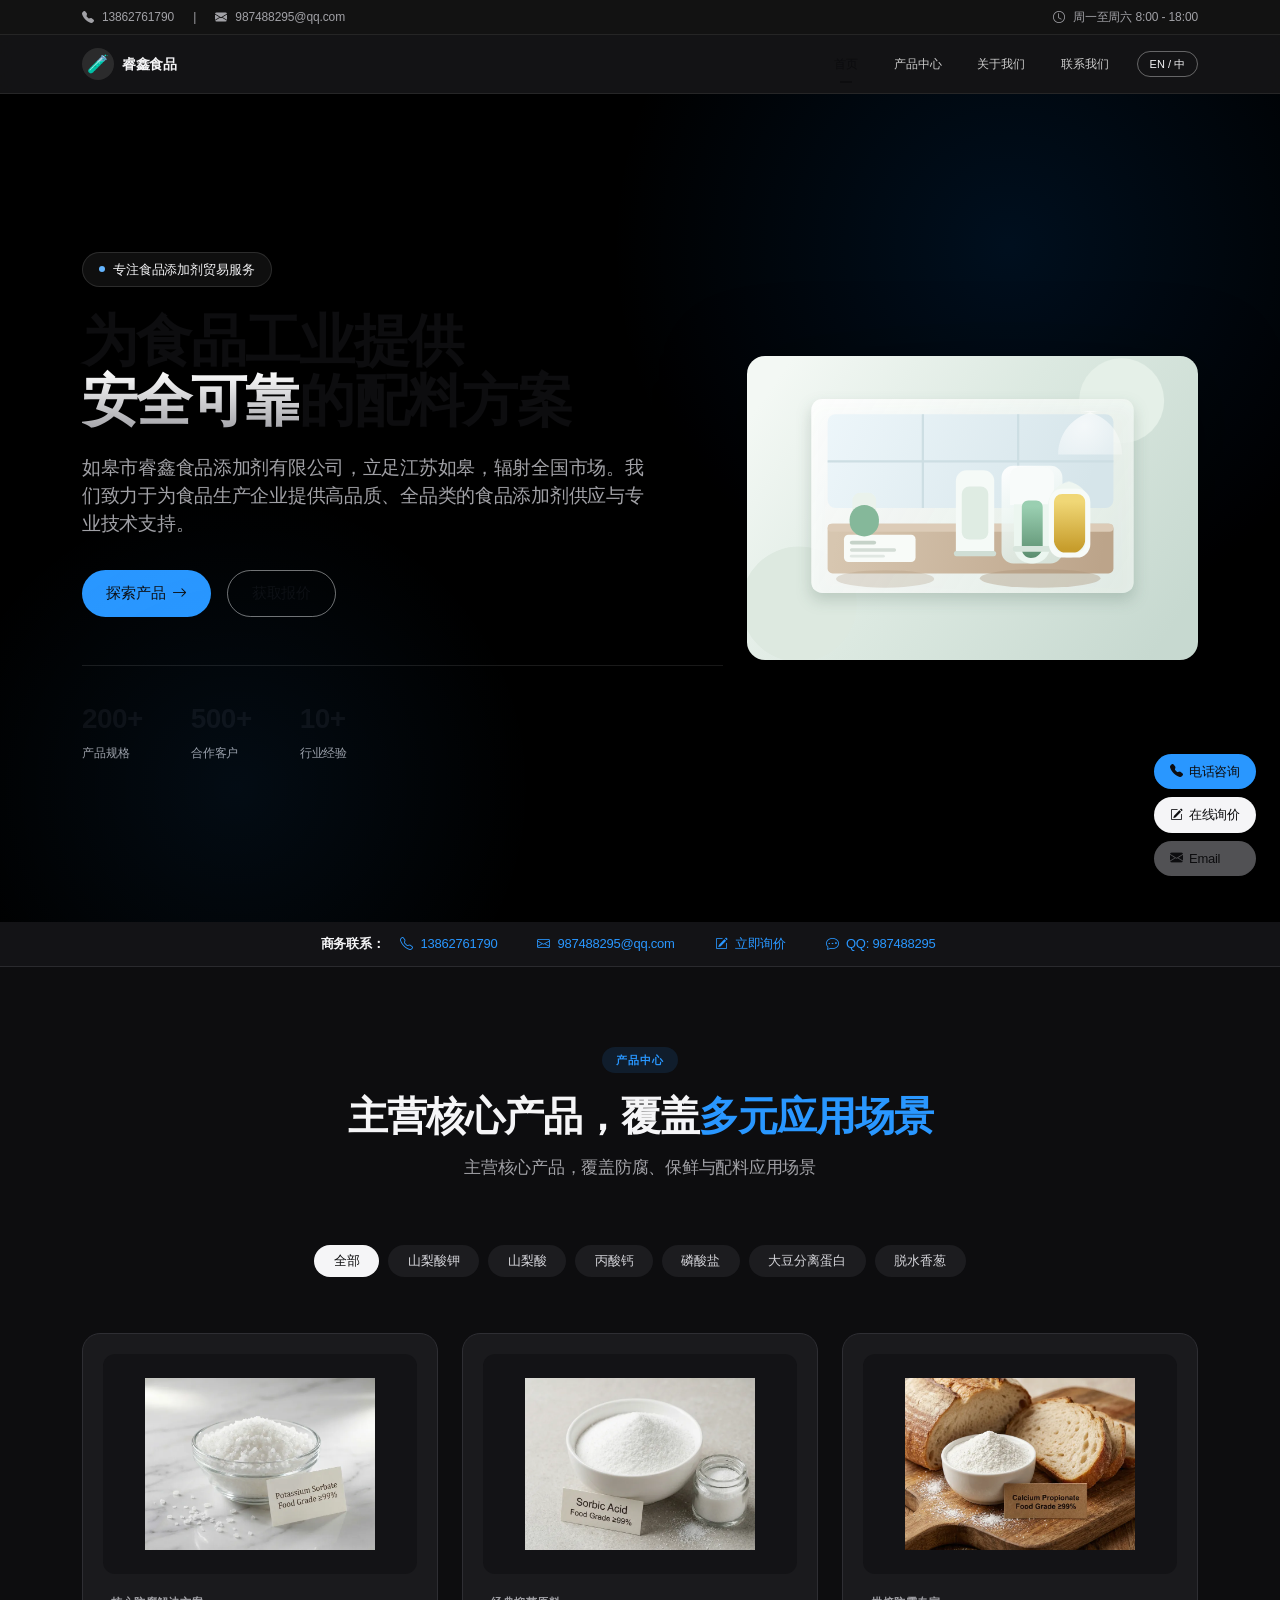
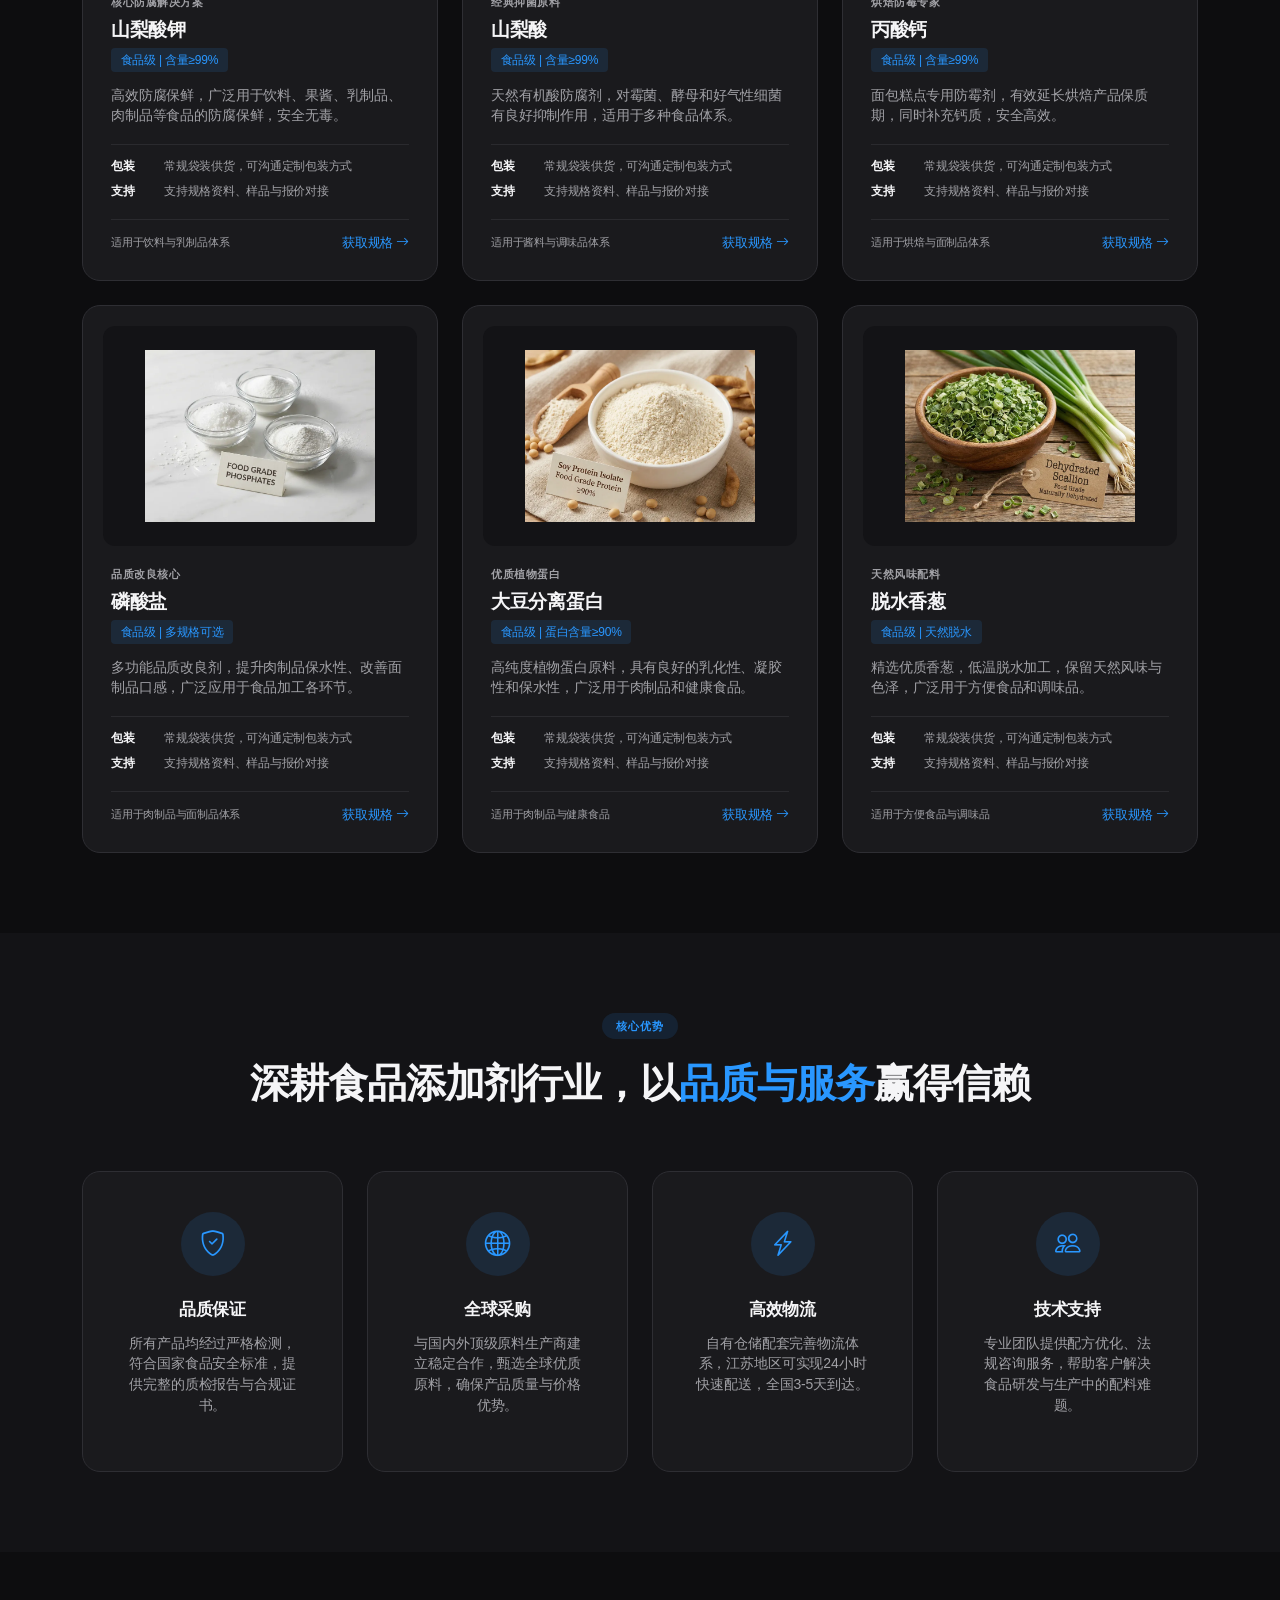
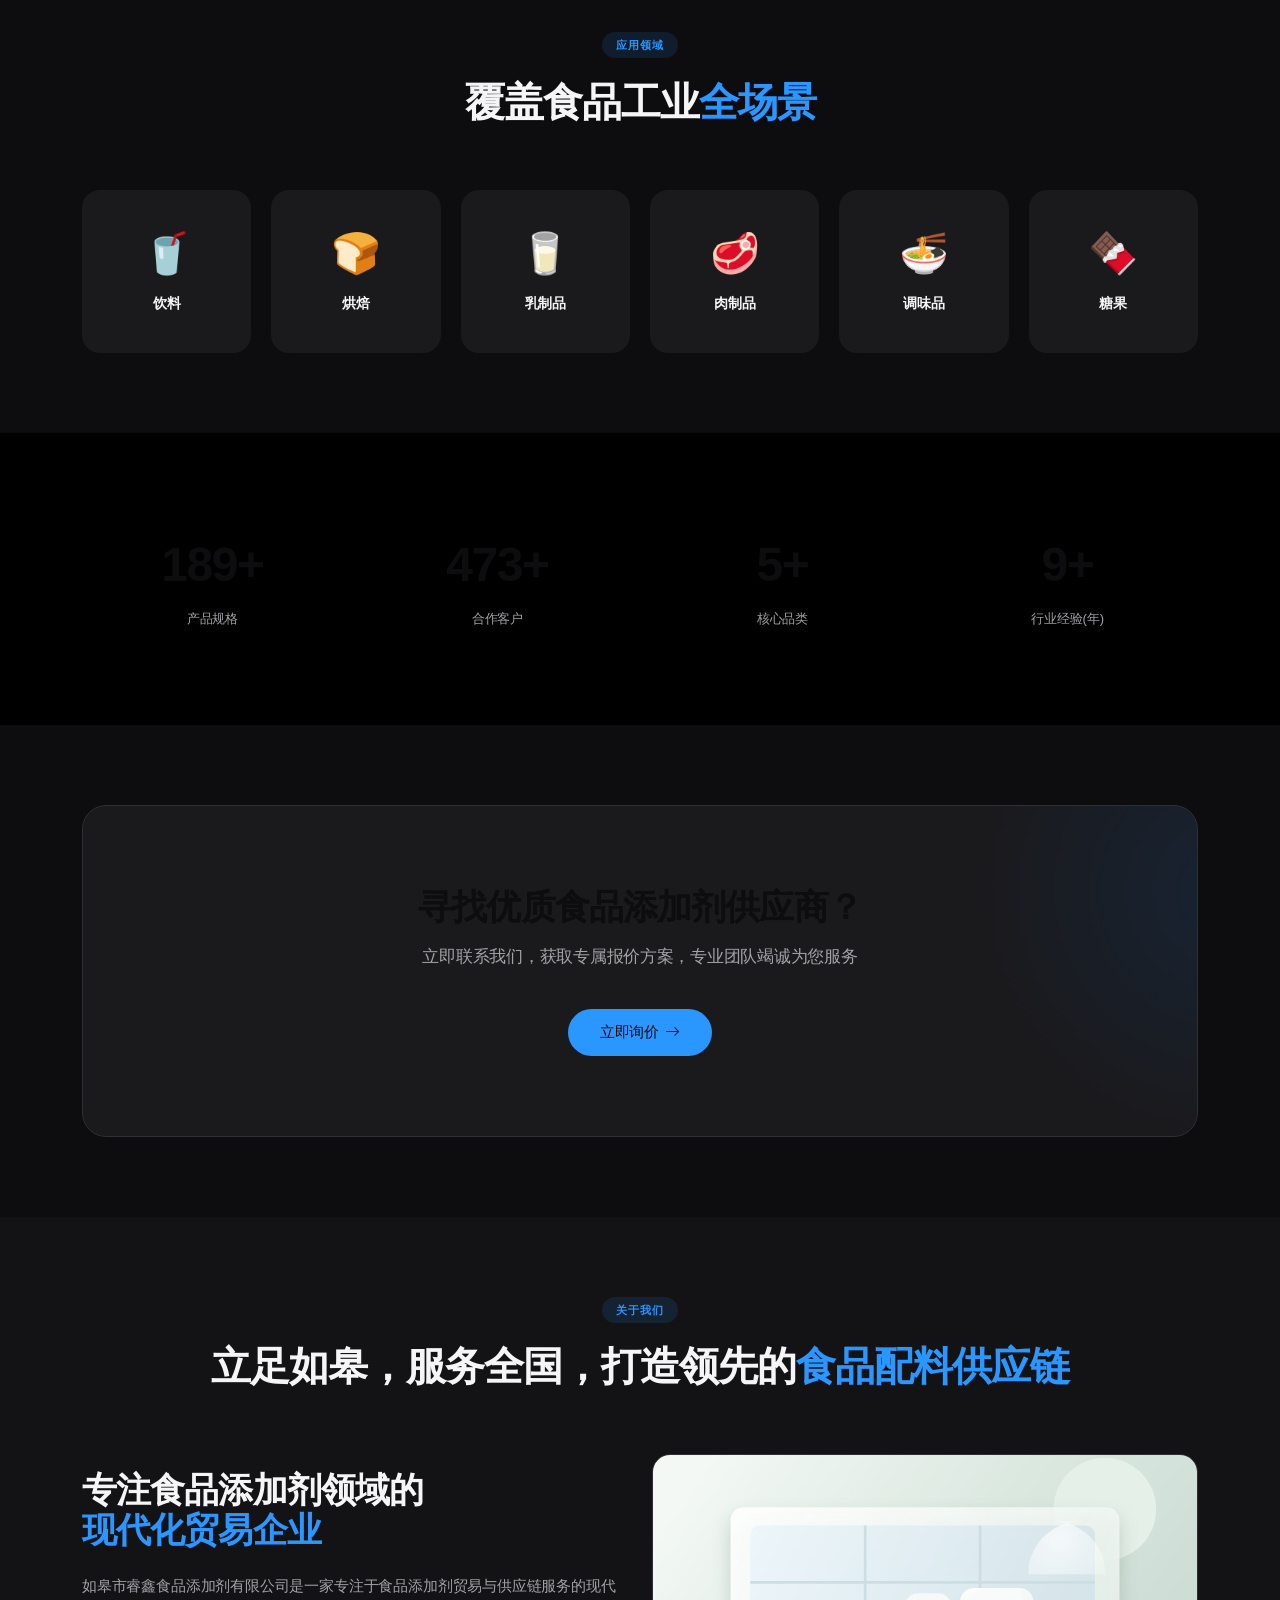
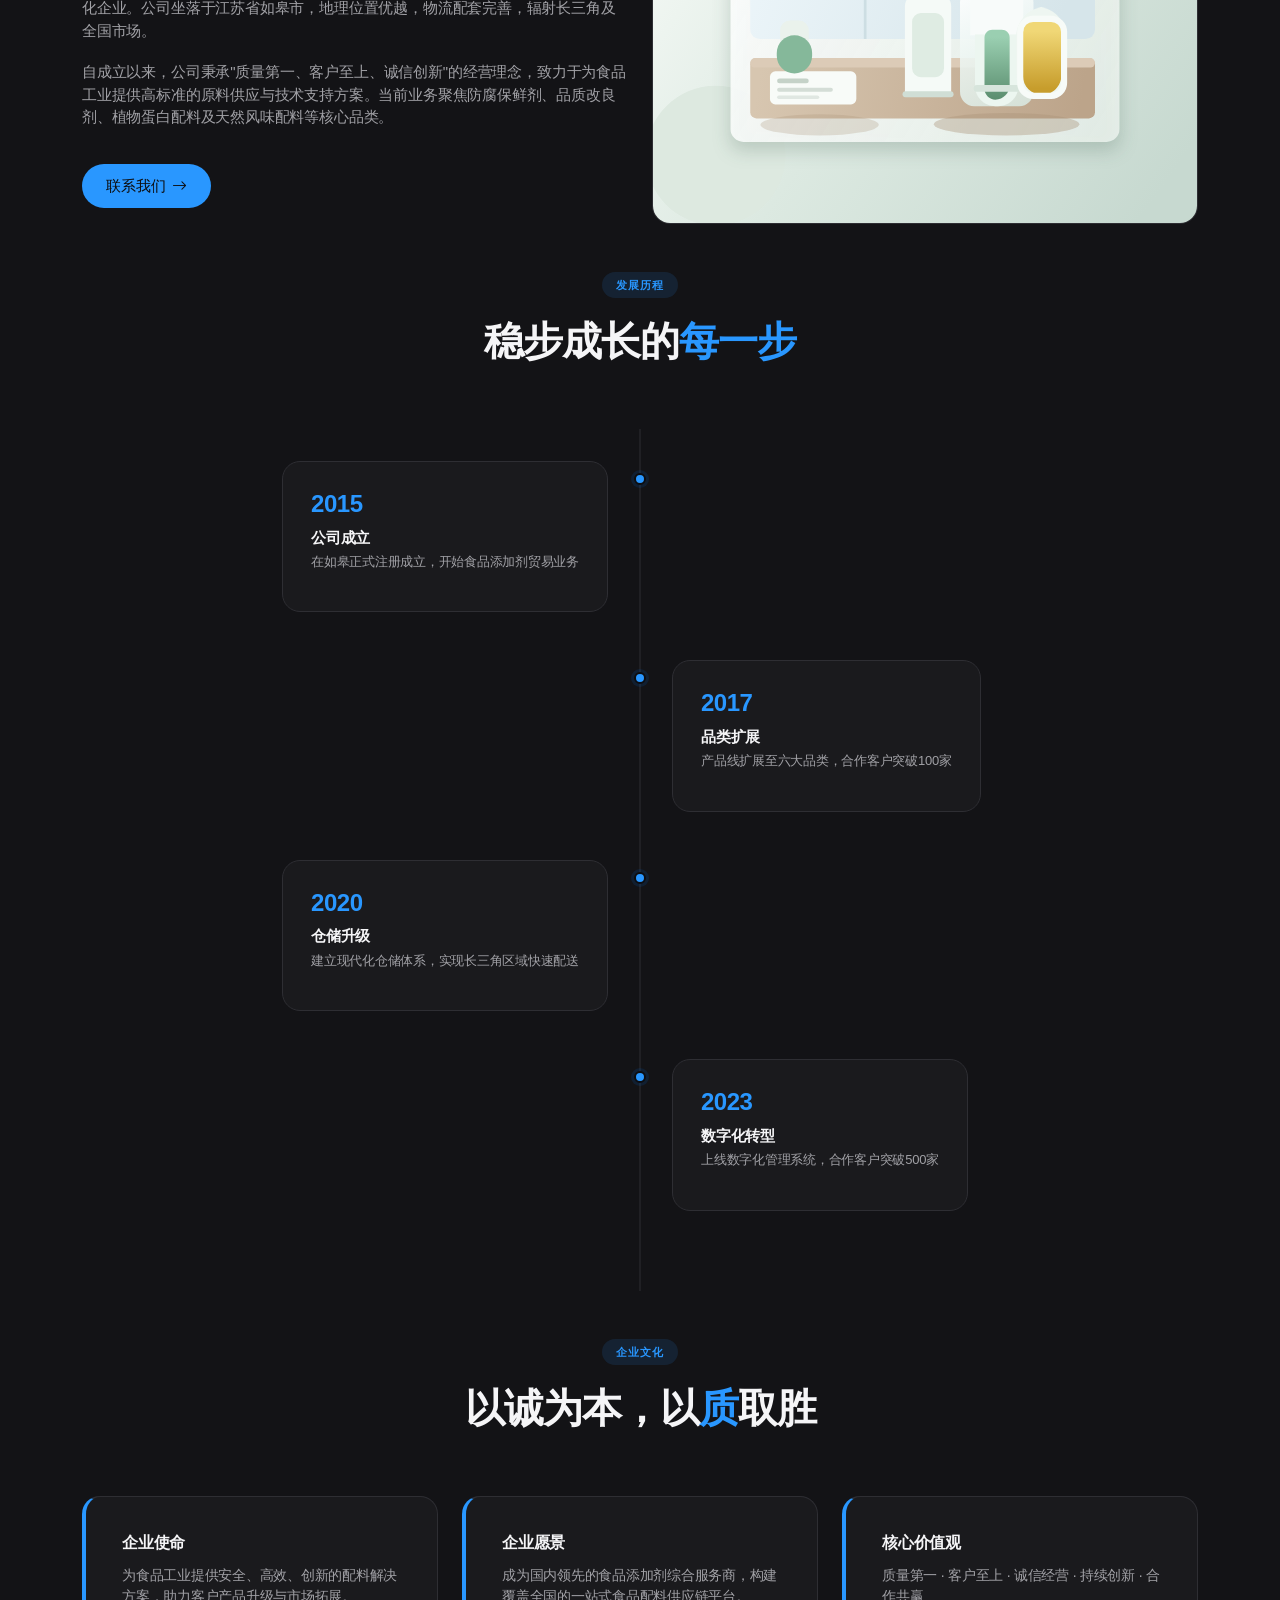
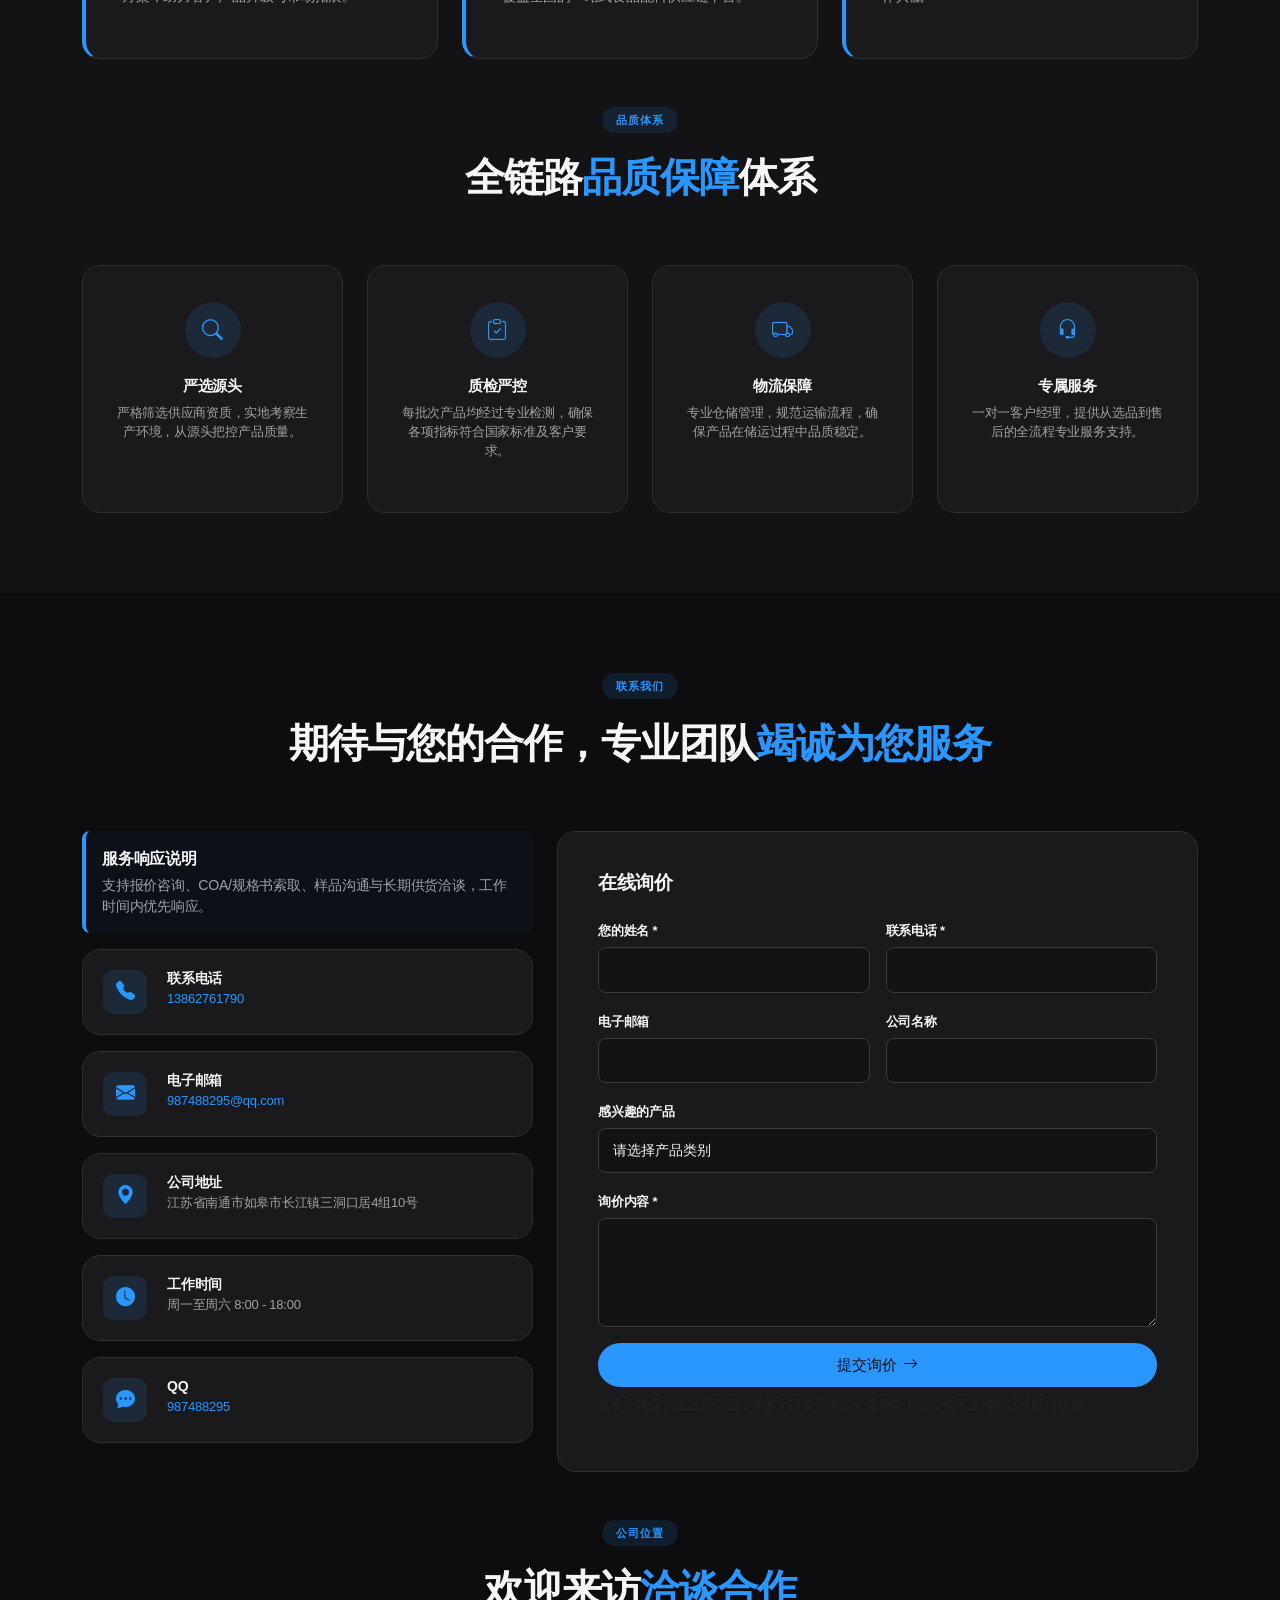
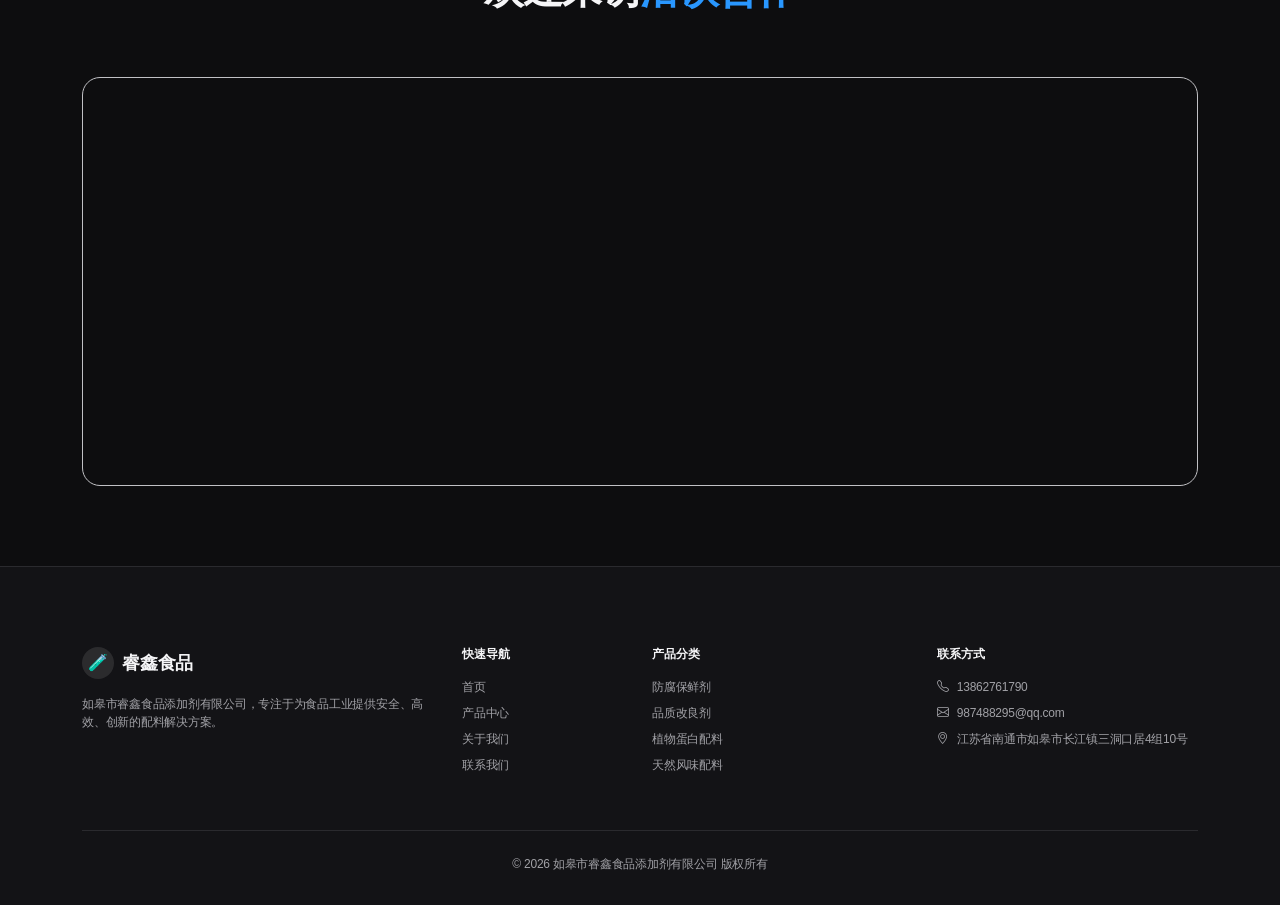
<file: variants/obsidian.html>
<!DOCTYPE html>
<html lang="zh-CN">
<head>
    <meta charset="UTF-8">
    <meta name="viewport" content="width=device-width, initial-scale=1.0">
    <title>曜石暗夜 Obsidian · 睿鑫食品风格变体</title>
    <meta name="description" content="如皋市睿鑫食品添加剂有限公司，专注食品添加剂贸易与供应链服务，提供防腐保鲜剂、品质改良剂、植物蛋白配料及天然风味配料等专业食品配料方案。">
    <meta name="keywords" content="食品添加剂,防腐保鲜剂,品质改良剂,植物蛋白配料,天然风味配料,磷酸盐,山梨酸钾,大豆分离蛋白,如皋,睿鑫食品">
    <meta property="og:type" content="website">
    <meta property="og:title" content="如皋市睿鑫食品添加剂有限公司 | 专业的防腐保鲜与食品配料供应商">
    <meta property="og:description" content="专注食品添加剂领域，为您提供防腐保鲜剂、品质改良剂、植物蛋白及天然风味配料等安全可靠的食品配料方案。">
    <meta property="og:image" content="https://ruixinfood.com/images/og-image.svg">
    <meta property="og:url" content="https://ruixinfood.com/">
    <link rel="canonical" href="https://ruixinfood.com/">
    <meta name="theme-color" content="#0066cc">
    <link rel="icon" href="data:image/svg+xml,%3Csvg xmlns='http://www.w3.org/2000/svg' viewBox='0 0 100 100'%3E%3Ccircle cx='50' cy='50' r='48' fill='%230066cc'/%3E%3Ctext x='50' y='68' font-size='52' text-anchor='middle' fill='%23fff' font-family='sans-serif' font-weight='600'%3E%E7%9D%BF%3C/text%3E%3C/svg%3E">

    <!-- JSON-LD Structured Data for SEO -->
    <script type="application/ld+json">
    {
      "@context": "https://schema.org",
      "@type": "LocalBusiness",
      "name": "如皋市睿鑫食品添加剂有限公司",
      "alternateName": "Rugao Ruixin Food Additives Co., Ltd.",
      "image": "images/og-image.svg",
      "telephone": "13862761790",
      "email": "987488295@qq.com",
      "address": {
        "@type": "PostalAddress",
        "streetAddress": "三洞口居4组10号",
        "addressLocality": "如皋市",
        "addressRegion": "江苏省",
        "addressCountry": "CN"
      },
      "url": "https://ruixinfood.com",
      "priceRange": "$$",
      "description": "专业的食品添加剂与配料方案供应商，主营山梨酸钾、山梨酸、丙酸钙、磷酸盐、大豆分离蛋白及脱水香葱等优质防腐保鲜与食品添加原料。"
    }
    </script>

    <link rel="preconnect" href="https://cdn.jsdelivr.net" crossorigin>
    <!-- Bootstrap 5 CSS -->
    <link href="https://cdn.jsdelivr.net/npm/bootstrap@5.3.3/dist/css/bootstrap.min.css" rel="stylesheet">
    <!-- Bootstrap Icons -->
    <link href="https://cdn.jsdelivr.net/npm/bootstrap-icons@1.11.3/font/bootstrap-icons.min.css" rel="stylesheet">
    <!-- AOS Animation -->
    <link href="https://cdn.jsdelivr.net/npm/aos@2.3.4/dist/aos.css" rel="stylesheet">

        <style>
        :root {
            --primary: #0066cc;
            --primary-dark: #0055b3;
            --primary-light: #2997ff;
            --accent: #0066cc;
            --accent-dark: #0055b3;
            --dark: #1d1d1f;
            --dark-light: #272729;
            --gray-100: #f5f5f7;
            --gray-200: #e0e0e0;
            --gray-600: #7a7a7a;
            --white: #ffffff;
            --font-body: "SF Pro Text", "SF Pro Display", -apple-system, BlinkMacSystemFont, "PingFang SC", "Segoe UI", "Microsoft YaHei", Roboto, sans-serif;
            --shadow-sm: none;
            --shadow-md: none;
            --shadow-lg: none;
            --transition: all 0.2s cubic-bezier(0.25, 1, 0.5, 1);
        }

        * { margin: 0; padding: 0; box-sizing: border-box; }

        html { scroll-behavior: smooth; scroll-padding-top: 76px; }

        ::selection { background: rgba(0, 102, 204, 0.2); }

        a:focus-visible, button:focus-visible, .form-control:focus-visible, .form-select:focus-visible {
            outline: 2px solid var(--primary-focus, #0071e3);
            outline-offset: 2px;
        }

        @media (prefers-reduced-motion: reduce) {
            html { scroll-behavior: auto; }
            *, *::before, *::after {
                animation-duration: 0.01ms !important;
                animation-iteration-count: 1 !important;
                transition-duration: 0.01ms !important;
            }
        }

        body {
            font-family: var(--font-body);
            color: var(--dark);
            background-color: var(--white);
            line-height: 1.5;
            letter-spacing: -0.015em;
            overflow-x: hidden;
            -webkit-font-smoothing: antialiased;
            -moz-osx-font-smoothing: grayscale;
        }

        /* ─── Top Bar ─── */
        .top-bar {
            background: #121212;
            color: #a1a1a6;
            font-size: 12px;
            padding: 0.5rem 0;
            border-bottom: 1px solid rgba(255, 255, 255, 0.08);
            letter-spacing: -0.01em;
        }
        .top-bar a { color: #a1a1a6; text-decoration: none; transition: var(--transition); }
        .top-bar a:hover { color: var(--white); }
        .top-bar .bi { margin-right: 0.3rem; }

        /* ─── Navbar ─── */
        .navbar {
            background: rgba(22, 22, 23, 0.8) !important;
            backdrop-filter: saturate(180%) blur(20px);
            -webkit-backdrop-filter: saturate(180%) blur(20px);
            border-bottom: 1px solid rgba(255, 255, 255, 0.08);
            padding: 0.5rem 0;
            transition: var(--transition);
        }
        .navbar.scrolled {
            background: rgba(22, 22, 23, 0.85) !important;
        }
        .navbar-brand {
            font-weight: 600;
            font-size: 14px;
            color: #f5f5f7 !important;
            display: flex;
            align-items: center;
            gap: 0.5rem;
            letter-spacing: -0.02em;
        }
        .navbar-brand .brand-icon {
            width: 32px; height: 32px;
            background: rgba(255,255,255,0.1);
            border-radius: 50%;
            display: flex; align-items: center; justify-content: center;
            color: #fff; font-size: 1.1rem;
            box-shadow: none;
            transition: var(--transition);
        }
        .navbar-brand:hover .brand-icon {
            background: rgba(255,255,255,0.2);
        }
        .nav-link {
            font-size: 12px;
            font-weight: 400;
            color: #cccccc !important;
            padding: 0.5rem 1rem !important;
            transition: var(--transition);
            position: relative;
            letter-spacing: -0.01em;
        }
        .nav-link:hover, .nav-link.active {
            color: var(--white) !important;
        }
        .nav-link.active::after {
            content: '';
            position: absolute;
            bottom: -2px; left: 50%;
            transform: translateX(-50%);
            width: 12px; height: 2px;
            background: var(--white);
            border-radius: 1px;
        }
        .btn-lang {
            border: 1px solid rgba(255,255,255,0.35);
            color: #f5f5f7;
            font-size: 11px;
            font-weight: 400;
            padding: 0.25rem 0.75rem;
            border-radius: 9999px;
            background: transparent;
            cursor: pointer;
            transition: var(--transition);
        }
        .btn-lang:hover {
            background: rgba(255, 255, 255, 0.1);
            border-color: var(--white);
            color: var(--white);
        }

        /* ─── Hero Section ─── */
        .hero-section {
            background: #000000;
            min-height: 92vh;
            display: flex;
            align-items: center;
            position: relative;
            overflow: hidden;
            color: var(--white);
        }
        .hero-section::before {
            content: '';
            position: absolute;
            top: -30%; right: -10%;
            width: 800px; height: 800px;
            background: radial-gradient(circle, rgba(0, 102, 204, 0.15) 0%, transparent 70%);
            border-radius: 50%;
            pointer-events: none;
        }
        .hero-section::after {
            content: '';
            position: absolute;
            bottom: -20%; left: -5%;
            width: 600px; height: 600px;
            background: radial-gradient(circle, rgba(41, 151, 255, 0.08) 0%, transparent 70%);
            border-radius: 50%;
            pointer-events: none;
        }
        .hero-badge {
            display: inline-flex;
            align-items: center;
            gap: 0.5rem;
            background: rgba(255, 255, 255, 0.06);
            border: 1px solid rgba(255, 255, 255, 0.12);
            padding: 0.4rem 1rem;
            border-radius: 9999px;
            font-size: 13px;
            margin-bottom: 1.5rem;
            color: #f5f5f7;
            letter-spacing: -0.01em;
        }
        .hero-badge .dot {
            width: 6px; height: 6px;
            background: var(--primary-light);
            border-radius: 50%;
            animation: pulse 2s infinite;
        }
        @keyframes pulse {
            0%, 100% { opacity: 1; }
            50% { opacity: 0.4; }
        }
        .hero-section h1 {
            font-family: "SF Pro Display", var(--font-body);
            font-size: clamp(2.2rem, 5vw, 3.5rem);
            font-weight: 600;
            line-height: 1.07;
            letter-spacing: -0.03em;
            margin-bottom: 1.5rem;
        }
        .hero-section h1 .highlight {
            background: linear-gradient(180deg, #ffffff 0%, #a1a1a6 100%);
            -webkit-background-clip: text;
            -webkit-text-fill-color: transparent;
            background-clip: text;
        }
        .hero-section .lead {
            font-size: 19px;
            font-weight: 300;
            color: #a1a1a6;
            max-width: 580px;
            margin-bottom: 2rem;
            line-height: 1.47;
            letter-spacing: -0.015em;
        }
        .hero-stats {
            display: flex;
            gap: 3rem;
            margin-top: 3rem;
            padding-top: 2rem;
            border-top: 1px solid rgba(255, 255, 255, 0.1);
        }
        .hero-stat strong {
            display: block;
            font-size: 28px;
            font-weight: 600;
            color: var(--white);
            letter-spacing: -0.02em;
        }
        .hero-stat span {
            font-size: 12px;
            color: #a1a1a6;
            letter-spacing: -0.01em;
        }
        .hero-img-wrapper {
            position: relative;
            text-align: center;
        }
        .hero-img-wrapper img {
            max-width: 100%;
            filter: drop-shadow(0 20px 40px rgba(0,0,0,0.5));
            border-radius: 18px;
            transition: var(--transition);
        }
        .hero-img-wrapper img:hover {
            transform: scale(1.01);
            filter: drop-shadow(0 25px 50px rgba(0,0,0,0.6));
        }

        /* ─── Buttons ─── */
        .btn-primary-custom, .btn-accent {
            background: var(--primary);
            color: var(--white);
            border: none;
            padding: 11px 24px;
            border-radius: 9999px;
            font-weight: 400;
            font-size: 15px;
            transition: var(--transition);
            text-decoration: none;
            display: inline-flex;
            align-items: center;
            gap: 0.4rem;
            box-shadow: none !important;
            cursor: pointer;
            letter-spacing: -0.01em;
        }
        .btn-primary-custom:hover, .btn-accent:hover {
            background: var(--primary-focus, #0071e3);
            color: var(--white);
        }
        .btn-primary-custom:active, .btn-accent:active {
            transform: scale(0.96);
        }
        .btn-outline-custom {
            border: 1px solid rgba(255,255,255,0.45);
            color: var(--white);
            padding: 11px 24px;
            border-radius: 9999px;
            font-weight: 400;
            font-size: 15px;
            transition: var(--transition);
            text-decoration: none;
            display: inline-flex;
            align-items: center;
            gap: 0.4rem;
            background: transparent;
            cursor: pointer;
            letter-spacing: -0.01em;
        }
        .btn-outline-custom:hover {
            background: rgba(255, 255, 255, 0.1);
            border-color: var(--white);
            color: var(--white);
        }
        .btn-outline-custom:active {
            transform: scale(0.96);
        }
        .btn-pill-light {
            background: var(--gray-100);
            color: var(--dark);
            border: none;
            padding: 11px 24px;
            border-radius: 9999px;
            font-weight: 400;
            font-size: 14px;
            transition: var(--transition);
            cursor: pointer;
            letter-spacing: -0.01em;
        }
        .btn-pill-light:hover { background: #e8e8ed; color: var(--dark); }
        .btn-pill-light:active { transform: scale(0.96); }

        /* ─── Section Styles ─── */
        .section-padding { padding: 80px 0; }
        .section-bg { background: var(--gray-100); }

        .section-header {
            text-align: center;
            margin-bottom: 4rem;
        }
        .section-badge {
            display: inline-block;
            padding: 0.3rem 0.9rem;
            background: rgba(0, 102, 204, 0.08);
            border: none;
            border-radius: 9999px;
            font-size: 11px;
            color: var(--primary);
            font-weight: 600;
            letter-spacing: 0.08em;
            text-transform: uppercase;
            margin-bottom: 1.2rem;
        }
        .section-header h2 {
            font-family: "SF Pro Display", var(--font-body);
            font-size: clamp(1.8rem, 3.5vw, 2.5rem);
            font-weight: 600;
            color: var(--dark);
            letter-spacing: -0.025em;
            margin-bottom: 1rem;
        }
        .section-header h2 em {
            font-style: normal;
            color: var(--primary);
        }
        .section-header p {
            color: var(--gray-600);
            font-size: 17px;
            font-weight: 400;
            max-width: 600px;
            margin: 0 auto;
            line-height: 1.47;
            letter-spacing: -0.015em;
        }

        /* ─── Contact Strip ─── */
        .contact-strip {
            background: var(--gray-100);
            border-bottom: 1px solid #e5e5e7;
            color: var(--dark);
            padding: 0.75rem 0;
            font-size: 13px;
        }
        .contact-strip a {
            color: var(--primary);
            text-decoration: none;
            margin-right: 1.5rem;
            font-weight: 400;
            transition: var(--transition);
        }
        .contact-strip a:hover { opacity: 0.8; }
        .contact-strip .bi { color: var(--primary); margin-right: 0.25rem; }

        /* ─── Product Cards ─── */
        .product-filter {
            display: flex;
            flex-wrap: wrap;
            justify-content: center;
            gap: 0.6rem;
            margin-bottom: 3.5rem;
        }
        .filter-btn {
            padding: 0.4rem 1.2rem;
            border: none;
            border-radius: 9999px;
            background: var(--gray-100);
            font-size: 13px;
            font-weight: 400;
            color: var(--dark);
            cursor: pointer;
            transition: var(--transition);
        }
        .filter-btn:hover { background: #e8e8ed; }
        .filter-btn:active { transform: scale(0.96); }
        .filter-btn.active {
            background: var(--dark);
            color: var(--white);
        }

        .product-card {
            background: var(--white);
            border-radius: 18px;
            overflow: hidden;
            box-shadow: none;
            transition: var(--transition);
            height: 100%;
            border: 1px solid #e5e5e7;
            padding: 1.25rem;
            display: flex;
            flex-direction: column;
        }
        .product-card:hover {
            border-color: #d2d2d7;
        }
        .product-card-img {
            height: 220px;
            overflow: hidden;
            background: var(--gray-100);
            border-radius: 12px;
            padding: 1.5rem;
            display: flex;
            align-items: center;
            justify-content: center;
            transition: var(--transition);
        }
        .product-card-img img {
            max-width: 100%;
            max-height: 100%;
            object-fit: contain;
            transition: transform 0.4s cubic-bezier(0.25, 1, 0.5, 1), filter 0.4s ease;
        }
        .product-card:hover .product-card-img img {
            transform: scale(1.05);
            filter: drop-shadow(0 8px 24px rgba(0,0,0,0.12));
        }
        .product-card-body {
            padding: 1.25rem 0.5rem 0.5rem 0.5rem;
            display: flex;
            flex-direction: column;
            flex-grow: 1;
        }
        .product-tagline {
            font-size: 11px;
            color: var(--gray-600);
            font-weight: 600;
            text-transform: uppercase;
            letter-spacing: 0.05em;
            margin-bottom: 0.5rem;
        }
        .product-card-body h3 {
            font-family: "SF Pro Text", var(--font-body);
            font-size: 19px;
            font-weight: 600;
            color: var(--dark);
            margin-bottom: 0.4rem;
            letter-spacing: -0.015em;
        }
        .product-spec {
            font-size: 12px;
            color: var(--primary);
            font-weight: 400;
            margin-bottom: 0.8rem;
            padding: 0.2rem 0.6rem;
            background: rgba(0,102,204,0.06);
            border-radius: 4px;
            display: inline-block;
            width: fit-content;
        }
        .product-card-body p {
            font-size: 14px;
            color: var(--gray-600);
            margin-bottom: 1.2rem;
            line-height: 1.43;
            letter-spacing: -0.01em;
        }
        .product-facts {
            display: flex;
            flex-direction: column;
            gap: 0.5rem;
            margin-top: auto;
            margin-bottom: 1.2rem;
            padding-top: 0.8rem;
            border-top: 1px solid #f5f5f7;
        }
        .product-fact {
            font-size: 12px;
            color: var(--gray-600);
            line-height: 1.4;
        }
        .product-fact strong {
            color: var(--dark);
            margin-right: 0.5rem;
            min-width: 45px;
            display: inline-block;
        }
        .product-card-footer {
            display: flex;
            justify-content: space-between;
            align-items: center;
            padding-top: 0.8rem;
            border-top: 1px solid #f5f5f7;
        }
        .product-card-footer .note {
            font-size: 11px;
            color: var(--gray-600);
        }
        .product-card-footer a {
            color: var(--primary);
            font-weight: 400;
            font-size: 13px;
            text-decoration: none;
            transition: var(--transition);
            display: inline-flex;
            align-items: center;
            gap: 0.2rem;
        }
        .product-card-footer a:hover { opacity: 0.85; }

        /* ─── Features / Why Us ─── */
        .feature-card {
            background: var(--white);
            border-radius: 18px;
            padding: 2.5rem;
            text-align: center;
            box-shadow: none;
            transition: var(--transition);
            height: 100%;
            border: 1px solid #e5e5e7;
        }
        .feature-card:hover {
            border-color: #d2d2d7;
        }
        .feature-icon {
            width: 64px; height: 64px;
            background: rgba(0,102,204,0.06);
            border-radius: 50%;
            display: flex; align-items: center; justify-content: center;
            margin: 0 auto 1.5rem;
            font-size: 1.6rem;
            color: var(--primary);
        }
        .feature-card h3 {
            font-size: 17px;
            font-weight: 600;
            color: var(--dark);
            margin-bottom: 0.8rem;
            letter-spacing: -0.015em;
        }
        .feature-card p {
            font-size: 14px;
            color: var(--gray-600);
            line-height: 1.47;
            letter-spacing: -0.01em;
        }

        /* ─── Application Areas ─── */
        .app-grid {
            display: grid;
            grid-template-columns: repeat(6, 1fr);
            gap: 1.25rem;
        }
        .app-item {
            text-align: center;
            padding: 2rem 1rem;
            background: var(--gray-100);
            border-radius: 18px;
            box-shadow: none;
            transition: var(--transition);
            border: 1px solid transparent;
        }
        .app-item:hover {
            background: var(--white);
            border-color: #d2d2d7;
            transform: translateY(-2px);
        }
        .app-item .app-icon {
            font-size: 2.5rem;
            margin-bottom: 0.8rem;
            transition: transform 0.3s cubic-bezier(0.25, 1, 0.5, 1);
            display: inline-block;
        }
        .app-item:hover .app-icon {
            transform: scale(1.15);
        }
        .app-item h4 {
            font-size: 14px;
            font-weight: 600;
            color: var(--dark);
            letter-spacing: -0.012em;
        }

        /* ─── Stats Section ─── */
        .stats-section {
            background: #1d1d1f;
            color: var(--white);
            padding: 80px 0;
            position: relative;
        }
        .stat-item {
            text-align: center;
            padding: 1rem;
        }
        .stat-number {
            font-family: "SF Pro Display", var(--font-body);
            font-size: 48px;
            font-weight: 600;
            color: var(--white);
            display: block;
            letter-spacing: -0.03em;
        }
        .stat-label {
            font-size: 13px;
            color: #a1a1a6;
            margin-top: 0.5rem;
            letter-spacing: -0.01em;
        }

        /* ─── CTA Section ─── */
        .cta-section {
            background: #1d1d1f;
            border-radius: 24px;
            padding: 5rem 3rem;
            text-align: center;
            color: var(--white);
            position: relative;
            overflow: hidden;
            border: 1px solid rgba(255,255,255,0.05);
        }
        .cta-section::before {
            content: '';
            position: absolute;
            top: -50%; right: -25%;
            width: 500px; height: 500px;
            background: radial-gradient(circle, rgba(0,102,204,0.12) 0%, transparent 70%);
            border-radius: 50%;
            pointer-events: none;
        }
        .cta-section h2 { 
            font-family: "SF Pro Display", var(--font-body);
            font-size: 2.2rem; 
            font-weight: 600; 
            margin-bottom: 1rem; 
            letter-spacing: -0.025em;
        }
        .cta-section p { 
            font-size: 17px; 
            color: #a1a1a6; 
            margin-bottom: 2.5rem; 
            font-weight: 300;
            letter-spacing: -0.015em;
        }
        .btn-accent {
            background: var(--primary);
            color: var(--white);
            border: none;
            padding: 12px 32px;
            border-radius: 9999px;
            font-weight: 400;
            font-size: 15px;
            transition: var(--transition);
            text-decoration: none;
            display: inline-flex;
            align-items: center;
            gap: 0.4rem;
        }
        .btn-accent:hover {
            background: var(--primary-focus, #0071e3);
            color: var(--white);
        }

        /* ─── About Section ─── */
        .about-content h2 {
            font-family: "SF Pro Display", var(--font-body);
            font-size: 2.2rem;
            font-weight: 600;
            color: var(--dark);
            margin-bottom: 1.5rem;
            letter-spacing: -0.025em;
            line-height: 1.15;
        }
        .about-content h2 em {
            font-style: normal;
            color: var(--primary);
        }
        .about-content p {
            color: var(--gray-600);
            margin-bottom: 1.2rem;
            font-size: 15px;
            line-height: 1.5;
            letter-spacing: -0.012em;
        }
        .about-image {
            border-radius: 18px;
            overflow: hidden;
            box-shadow: none;
            border: 1px solid #e5e5e7;
        }
        .about-image img {
            width: 100%;
            height: 100%;
            object-fit: cover;
            transition: var(--transition);
        }
        .about-image:hover img {
            transform: scale(1.02);
        }

        /* ─── Timeline ─── */
        .timeline {
            position: relative;
            padding: 2rem 0;
        }
        .timeline::before {
            content: '';
            position: absolute;
            left: 50%;
            transform: translateX(-50%);
            width: 1px;
            height: 100%;
            background: var(--gray-200);
            top: 0;
        }
        .timeline-item {
            display: flex;
            justify-content: flex-end;
            padding-right: calc(50% + 2rem);
            margin-bottom: 3rem;
            position: relative;
        }
        .timeline-item:nth-child(even) {
            justify-content: flex-start;
            padding-right: 0;
            padding-left: calc(50% + 2rem);
        }
        .timeline-item::before {
            content: '';
            position: absolute;
            left: calc(50% - 6px);
            top: 0.75rem;
            width: 12px; height: 12px;
            background: var(--primary);
            border: 2px solid var(--white);
            border-radius: 50%;
            box-shadow: 0 0 0 3px rgba(0, 102, 204, 0.15);
            z-index: 1;
        }
        .timeline-content {
            background: var(--white);
            padding: 1.5rem 1.75rem;
            border-radius: 18px;
            box-shadow: none;
            border: 1px solid #e5e5e7;
            max-width: 440px;
        }
        .timeline-content:hover {
            border-color: #d2d2d7;
        }
        .timeline-year {
            font-family: "SF Pro Display", var(--font-body);
            font-size: 1.5rem;
            font-weight: 600;
            color: var(--primary);
            margin-bottom: 0.4rem;
            letter-spacing: -0.02em;
        }
        .timeline-content h4 {
            font-size: 15px;
            font-weight: 600;
            color: var(--dark);
            margin-bottom: 0.4rem;
            letter-spacing: -0.012em;
        }
        .timeline-content p {
            font-size: 13px;
            color: var(--gray-600);
            line-height: 1.43;
        }

        /* ─── Values ─── */
        .value-card {
            background: var(--white);
            border-radius: 18px;
            padding: 2.25rem;
            box-shadow: none;
            transition: var(--transition);
            height: 100%;
            border: 1px solid #e5e5e7;
            border-left: 4px solid var(--primary);
        }
        .value-card:hover {
            border-color: #d2d2d7;
        }
        .value-card h3 {
            font-size: 16px;
            font-weight: 600;
            color: var(--dark);
            margin-bottom: 0.8rem;
            letter-spacing: -0.015em;
        }
        .value-card p {
            font-size: 14px;
            color: var(--gray-600);
            line-height: 1.47;
        }

        /* ─── Quality System ─── */
        .quality-card {
            text-align: center;
            padding: 2.25rem 1.75rem;
            background: var(--white);
            border-radius: 18px;
            box-shadow: none;
            transition: var(--transition);
            height: 100%;
            border: 1px solid #e5e5e7;
        }
        .quality-card:hover {
            border-color: #d2d2d7;
        }
        .quality-icon {
            width: 56px; height: 56px;
            background: rgba(0, 102, 204, 0.06);
            border-radius: 50%;
            display: flex; align-items: center; justify-content: center;
            margin: 0 auto 1.2rem;
            color: var(--primary);
            font-size: 1.3rem;
        }
        .quality-card h3 {
            font-size: 15px;
            font-weight: 600;
            color: var(--dark);
            margin-bottom: 0.6rem;
            letter-spacing: -0.015em;
        }
        .quality-card p {
            font-size: 13px;
            color: var(--gray-600);
            line-height: 1.43;
        }

        /* ─── Contact Section ─── */
        .contact-info-card {
            display: flex;
            align-items: flex-start;
            gap: 1.25rem;
            padding: 1.25rem;
            background: var(--white);
            border-radius: 18px;
            box-shadow: none;
            border: 1px solid #e5e5e7;
            margin-bottom: 1rem;
            transition: var(--transition);
        }
        .contact-info-card:hover {
            border-color: #d2d2d7;
        }
        .ci-icon {
            width: 44px; height: 44px;
            background: rgba(0, 102, 204, 0.06);
            border-radius: 10px;
            display: flex; align-items: center; justify-content: center;
            font-size: 1.2rem;
            color: var(--primary);
            flex-shrink: 0;
        }
        .contact-info-card h4 {
            font-size: 14px;
            font-weight: 600;
            color: var(--dark);
            margin-bottom: 0.2rem;
            letter-spacing: -0.012em;
        }
        .contact-info-card p {
            font-size: 13px;
            color: var(--gray-600);
            margin: 0;
            line-height: 1.4;
        }
        .contact-info-card a {
            color: var(--primary);
            text-decoration: none;
            font-weight: 400;
        }
        .contact-info-card a:hover { opacity: 0.85; }

        .contact-form-wrapper {
            background: var(--white);
            border-radius: 18px;
            padding: 2.5rem;
            box-shadow: none;
            border: 1px solid #e5e5e7;
        }
        .contact-form-wrapper h3 {
            font-size: 19px;
            font-weight: 600;
            color: var(--dark);
            margin-bottom: 1.5rem;
            letter-spacing: -0.015em;
        }
        .form-control, .form-select {
            border: 1px solid #d2d2d7;
            border-radius: 8px;
            padding: 0.7rem 0.9rem;
            font-size: 14px;
            background: var(--white);
            transition: var(--transition);
            color: var(--dark);
        }
        .form-control:focus, .form-select:focus {
            border-color: var(--primary);
            box-shadow: 0 0 0 4px rgba(0, 102, 204, 0.15);
            outline: none;
        }
        .form-label {
            font-size: 13px;
            font-weight: 600;
            color: var(--dark);
            margin-bottom: 0.4rem;
        }

        /* ─── Map ─── */
        .map-container {
            border-radius: 18px;
            overflow: hidden;
            border: 1px solid #e5e5e7;
        }
        .map-container iframe {
            width: 100%;
            height: 400px;
            border: none;
        }

        /* ─── Footer ─── */
        .footer {
            background: var(--gray-100);
            color: var(--gray-600);
            border-top: 1px solid #e5e5e7;
            padding: 5rem 0 2rem;
            font-size: 12px;
            line-height: 1.5;
        }
        .footer h5 {
            color: var(--dark);
            font-weight: 600;
            margin-bottom: 1rem;
            font-size: 12px;
            letter-spacing: -0.012em;
        }
        .footer p { font-size: 12px; }
        .footer a {
            color: #515154;
            text-decoration: none;
            transition: var(--transition);
            display: block;
            margin-bottom: 0.5rem;
            font-size: 12px;
        }
        .footer a:hover { color: var(--dark); }
        .footer-bottom {
            border-top: 1px solid #d2d2d7;
            padding-top: 1.5rem;
            margin-top: 3rem;
            text-align: center;
            color: var(--gray-600);
        }
        .footer .brand-icon-sm {
            width: 32px; height: 32px;
            background: rgba(0, 0, 0, 0.05);
            border-radius: 50%;
            display: inline-flex; align-items: center; justify-content: center;
            color: var(--dark); font-size: 1rem;
        }

        /* ─── Floating Contact ─── */
        .contact-float {
            position: fixed;
            bottom: 1.5rem;
            right: 1.5rem;
            display: flex;
            flex-direction: column;
            gap: 0.5rem;
            z-index: 999;
        }
        .contact-float a {
            display: flex;
            align-items: center;
            gap: 0.4rem;
            padding: 0.5rem 1rem;
            border-radius: 9999px;
            font-size: 13px;
            font-weight: 400;
            text-decoration: none;
            color: var(--white);
            box-shadow: 0 4px 12px rgba(0,0,0,0.15);
            transition: var(--transition);
        }
        .contact-float a:hover { transform: translateY(-2px); opacity: 0.95; }
        .contact-float .float-phone { background: var(--primary); }
        .contact-float .float-inquiry { background: var(--dark); }
        .contact-float .float-email { background: #515154; }

        /* ─── Toast ─── */
        .toast-msg {
            position: fixed;
            top: 5rem;
            left: 50%;
            transform: translateX(-50%) translateY(-20px);
            background: var(--dark);
            color: var(--white);
            padding: 0.6rem 1.75rem;
            border-radius: 9999px;
            font-size: 13px;
            z-index: 9999;
            opacity: 0;
            transition: all 0.3s cubic-bezier(0.25, 1, 0.5, 1);
            pointer-events: none;
            box-shadow: 0 4px 12px rgba(0,0,0,0.15);
        }
        .toast-msg.show {
            opacity: 1;
            transform: translateX(-50%) translateY(0);
        }

        .form-status {
            padding: 0.75rem 1rem;
            border-radius: 8px;
            font-size: 13px;
            margin-bottom: 1rem;
            display: none;
            line-height: 1.4;
        }
        .form-status.show { display: block; }
        .form-status.success { background: #e3f9eb; color: #116834; border: 1px solid #c2f0d1; }
        .form-status.error { background: #fdf0f0; color: #b12c2c; border: 1px solid #f9d5d5; }

        /* ─── Language Toggle ─── */
        .t-en { display: none; }
        .lang-en .t-zh { display: none; }
        .lang-en .t-en { display: inline; }

        /* ─── Back to Top ─── */
        .back-to-top {
            position: fixed;
            bottom: 1.5rem;
            left: 1.5rem;
            width: 44px; height: 44px;
            background: rgba(255, 255, 255, 0.8);
            border: 1px solid rgba(0, 0, 0, 0.08);
            color: var(--dark);
            backdrop-filter: blur(10px);
            -webkit-backdrop-filter: blur(10px);
            border-radius: 50%;
            display: flex; align-items: center; justify-content: center;
            font-size: 1.1rem;
            z-index: 999;
            opacity: 0;
            visibility: hidden;
            transition: var(--transition);
            box-shadow: 0 4px 12px rgba(0,0,0,0.08);
            cursor: pointer;
        }
        .back-to-top.show { opacity: 1; visibility: visible; }
        .back-to-top:hover { transform: translateY(-3px); background: var(--white); }

        /* ─── Responsive ─── */
        @media (max-width: 991px) {
            .hero-stats { flex-wrap: wrap; gap: 1.5rem; }
            .app-grid { grid-template-columns: repeat(3, 1fr); }
            .timeline::before { left: 0; }
            .timeline-item { padding-right: 0; padding-left: 2rem; justify-content: flex-start; }
            .timeline-item:nth-child(even) { padding-left: 2rem; }
            .timeline-item::before { left: -6px; }
        }
        @media (max-width: 767px) {
            .hero-stats { flex-direction: column; gap: 1rem; }
            .app-grid { grid-template-columns: repeat(2, 1fr); }
            .section-padding { padding: 48px 0; }
            .contact-float a span:not(.bi) { display: none; }
            .contact-float a { padding: 0.65rem; border-radius: 50%; }
        }
        @media (max-width: 480px) {
            .app-grid { grid-template-columns: repeat(2, 1fr); gap: 0.8rem; }
        }
    </style>
    <link rel="stylesheet" href="themes/obsidian.css">
</head>
<body>

    <!-- Top Bar -->
    <div class="top-bar d-none d-lg-block">
        <div class="container d-flex justify-content-between align-items-center">
            <div>
                <a href="tel:13862761790"><i class="bi bi-telephone-fill"></i> 13862761790</a>
                <span class="mx-3">|</span>
                <a href="mailto:987488295@qq.com"><i class="bi bi-envelope-fill"></i> 987488295@qq.com</a>
            </div>
            <div>
                <span><i class="bi bi-clock"></i>
                    <span class="t-zh">周一至周六 8:00 - 18:00</span>
                    <span class="t-en">Mon - Sat 8:00 AM - 6:00 PM</span>
                </span>
            </div>
        </div>
    </div>

    <!-- Navbar -->
    <nav class="navbar navbar-expand-lg sticky-top" id="navbar">
        <div class="container">
            <a class="navbar-brand" href="#home">
                <div class="brand-icon">🧪</div>
                <span class="t-zh">睿鑫食品</span>
                <span class="t-en">Ruixin Food</span>
            </a>
            <button class="navbar-toggler" type="button" data-bs-toggle="collapse" data-bs-target="#navbarNav" aria-controls="navbarNav" aria-expanded="false" aria-label="切换导航菜单">
                <span class="navbar-toggler-icon"></span>
            </button>
            <div class="collapse navbar-collapse justify-content-end" id="navbarNav">
                <ul class="navbar-nav align-items-center gap-1">
                    <li class="nav-item"><a class="nav-link active" href="#home"><span class="t-zh">首页</span><span class="t-en">Home</span></a></li>
                    <li class="nav-item"><a class="nav-link" href="#products"><span class="t-zh">产品中心</span><span class="t-en">Products</span></a></li>
                    <li class="nav-item"><a class="nav-link" href="#about"><span class="t-zh">关于我们</span><span class="t-en">About</span></a></li>
                    <li class="nav-item"><a class="nav-link" href="#contact"><span class="t-zh">联系我们</span><span class="t-en">Contact</span></a></li>
                    <li class="nav-item ms-2">
                        <button class="btn-lang" onclick="toggleLang()" aria-label="Switch language / 切换语言">EN / 中</button>
                    </li>
                </ul>
            </div>
        </div>
    </nav>

    <!-- Hero Section -->
    <section class="hero-section" id="home">
        <div class="container">
            <div class="row align-items-center">
                <div class="col-lg-7" data-aos="fade-right" data-aos-duration="1000">
                    <div class="hero-badge">
                        <span class="dot"></span>
                        <span class="t-zh">专注食品添加剂贸易服务</span>
                        <span class="t-en">Professional Food Additive Trading</span>
                    </div>
                    <h1>
                        <span class="t-zh">为食品工业提供<br><span class="highlight">安全可靠</span>的配料方案</span>
                        <span class="t-en">Providing <span class="highlight">Safe & Reliable</span><br>Ingredient Solutions</span>
                    </h1>
                    <p class="lead">
                        <span class="t-zh">如皋市睿鑫食品添加剂有限公司，立足江苏如皋，辐射全国市场。我们致力于为食品生产企业提供高品质、全品类的食品添加剂供应与专业技术支持。</span>
                        <span class="t-en">Rugao Ruixin Food Additives Co., Ltd. is based in Rugao, Jiangsu, serving the national market with high-quality food additive supply and professional technical support.</span>
                    </p>
                    <div class="d-flex gap-3 flex-wrap">
                        <a href="#products" class="btn-primary-custom">
                            <span class="t-zh">探索产品</span><span class="t-en">Explore Products</span> <i class="bi bi-arrow-right"></i>
                        </a>
                        <a href="#contact" class="btn-outline-custom">
                            <span class="t-zh">获取报价</span><span class="t-en">Get Quote</span>
                        </a>
                    </div>
                    <div class="hero-stats">
                        <div class="hero-stat">
                            <strong>200+</strong>
                            <span class="t-zh">产品规格</span>
                            <span class="t-en">Product Specs</span>
                        </div>
                        <div class="hero-stat">
                            <strong>500+</strong>
                            <span class="t-zh">合作客户</span>
                            <span class="t-en">Partner Clients</span>
                        </div>
                        <div class="hero-stat">
                            <strong>10+</strong>
                            <span class="t-zh">行业经验</span>
                            <span class="t-en">Years Experience</span>
                        </div>
                    </div>
                </div>
                <div class="col-lg-5 d-none d-lg-block" data-aos="fade-left" data-aos-duration="1000" data-aos-delay="200">
                    <div class="hero-img-wrapper">
                        <img src="../images/food_lab_hero.svg" alt="睿鑫食品实验室">
                    </div>
                </div>
            </div>
        </div>
    </section>

    <!-- Quick Contact Strip -->
    <div class="contact-strip">
        <div class="container d-flex flex-wrap align-items-center justify-content-center gap-3">
            <span class="fw-bold">
                <span class="t-zh">商务联系：</span>
                <span class="t-en">Business Contact:</span>
            </span>
            <a href="tel:13862761790"><i class="bi bi-telephone"></i> 13862761790</a>
            <a href="mailto:987488295@qq.com"><i class="bi bi-envelope"></i> 987488295@qq.com</a>
            <a href="#contact"><i class="bi bi-pencil-square"></i> <span class="t-zh">立即询价</span><span class="t-en">Quick Inquiry</span></a>
            <a href="tencent://message/?uin=987488295&Site=Ruixin&Menu=yes"><i class="bi bi-chat-dots"></i> QQ: 987488295</a>
        </div>
    </div>

    <!-- Products Section -->
    <section id="products" class="section-padding">
        <div class="container">
            <div class="section-header" data-aos="fade-up">
                <span class="section-badge">
                    <span class="t-zh">产品中心</span>
                    <span class="t-en">PRODUCTS</span>
                </span>
                <h2>
                    <span class="t-zh">主营核心产品，覆盖<em>多元应用场景</em></span>
                    <span class="t-en">Core Products Covering <em>Diverse Applications</em></span>
                </h2>
                <p>
                    <span class="t-zh">主营核心产品，覆盖防腐、保鲜与配料应用场景</span>
                    <span class="t-en">Core products covering preservation, freshness retention, and ingredient application scenarios</span>
                </p>
            </div>

            <!-- Product Filter -->
            <div class="product-filter" data-aos="fade-up">
                <button class="filter-btn active" data-filter="all"><span class="t-zh">全部</span><span class="t-en">All</span></button>
                <button class="filter-btn" data-filter="potassium-sorbate"><span class="t-zh">山梨酸钾</span><span class="t-en">Potassium Sorbate</span></button>
                <button class="filter-btn" data-filter="sorbic-acid"><span class="t-zh">山梨酸</span><span class="t-en">Sorbic Acid</span></button>
                <button class="filter-btn" data-filter="calcium-propionate"><span class="t-zh">丙酸钙</span><span class="t-en">Calcium Propionate</span></button>
                <button class="filter-btn" data-filter="phosphate"><span class="t-zh">磷酸盐</span><span class="t-en">Phosphates</span></button>
                <button class="filter-btn" data-filter="soy-protein"><span class="t-zh">大豆分离蛋白</span><span class="t-en">Soy Protein Isolate</span></button>
                <button class="filter-btn" data-filter="dehydrated-scallion"><span class="t-zh">脱水香葱</span><span class="t-en">Dehydrated Scallion</span></button>
            </div>

            <!-- Product Grid -->
            <div class="row g-4" id="productGrid">
                <!-- 山梨酸钾 -->
                <div class="col-lg-4 col-md-6 product-item" data-category="potassium-sorbate" data-aos="fade-up">
                    <div class="product-card">
                        <div class="product-card-img">
                            <img src="../images/prod_potassium_sorbate.webp" alt="山梨酸钾" loading="lazy" decoding="async">
                        </div>
                        <div class="product-card-body">
                            <div class="product-tagline"><span class="t-zh">核心防腐解决方案</span><span class="t-en">Core Preservation Solution</span></div>
                            <h3><span class="t-zh">山梨酸钾</span><span class="t-en">Potassium Sorbate</span></h3>
                            <span class="product-spec"><span class="t-zh">食品级 | 含量≥99%</span><span class="t-en">Food Grade | Purity ≥99%</span></span>
                            <p><span class="t-zh">高效防腐保鲜，广泛用于饮料、果酱、乳制品、肉制品等食品的防腐保鲜，安全无毒。</span><span class="t-en">Efficient preservative widely used in beverages, jams, dairy and meat products. Safe and non-toxic.</span></p>
                            <div class="product-facts">
                                <div class="product-fact"><strong><span class="t-zh">包装</span><span class="t-en">Pack</span></strong><span class="t-zh">常规袋装供货，可沟通定制包装方式</span><span class="t-en">Standard bagged supply with packaging options on request</span></div>
                                <div class="product-fact"><strong><span class="t-zh">支持</span><span class="t-en">Support</span></strong><span class="t-zh">支持规格资料、样品与报价对接</span><span class="t-en">Documentation, samples, and quotation support available</span></div>
                            </div>
                            <div class="product-card-footer">
                                <span class="note"><span class="t-zh">适用于饮料与乳制品体系</span><span class="t-en">For beverage and dairy systems</span></span>
                                <a href="#" data-bs-toggle="modal" data-bs-target="#modal-potassium-sorbate"><span class="t-zh">获取规格</span><span class="t-en">Get Specs</span> <i class="bi bi-arrow-right"></i></a>
                            </div>
                        </div>
                    </div>
                </div>

                <!-- 山梨酸 -->
                <div class="col-lg-4 col-md-6 product-item" data-category="sorbic-acid" data-aos="fade-up" data-aos-delay="100">
                    <div class="product-card">
                        <div class="product-card-img">
                            <img src="../images/prod_sorbic_acid.webp" alt="山梨酸" loading="lazy" decoding="async">
                        </div>
                        <div class="product-card-body">
                            <div class="product-tagline"><span class="t-zh">经典抑菌原料</span><span class="t-en">Classic Antimicrobial Ingredient</span></div>
                            <h3><span class="t-zh">山梨酸</span><span class="t-en">Sorbic Acid</span></h3>
                            <span class="product-spec"><span class="t-zh">食品级 | 含量≥99%</span><span class="t-en">Food Grade | Purity ≥99%</span></span>
                            <p><span class="t-zh">天然有机酸防腐剂，对霉菌、酵母和好气性细菌有良好抑制作用，适用于多种食品体系。</span><span class="t-en">Natural organic acid preservative with excellent inhibition of molds, yeasts, and aerobic bacteria.</span></p>
                            <div class="product-facts">
                                <div class="product-fact"><strong><span class="t-zh">包装</span><span class="t-en">Pack</span></strong><span class="t-zh">常规袋装供货，可沟通定制包装方式</span><span class="t-en">Standard bagged supply with packaging options on request</span></div>
                                <div class="product-fact"><strong><span class="t-zh">支持</span><span class="t-en">Support</span></strong><span class="t-zh">支持规格资料、样品与报价对接</span><span class="t-en">Documentation, samples, and quotation support available</span></div>
                            </div>
                            <div class="product-card-footer">
                                <span class="note"><span class="t-zh">适用于酱料与调味品体系</span><span class="t-en">For sauces and condiment systems</span></span>
                                <a href="#" data-bs-toggle="modal" data-bs-target="#modal-sorbic-acid"><span class="t-zh">获取规格</span><span class="t-en">Get Specs</span> <i class="bi bi-arrow-right"></i></a>
                            </div>
                        </div>
                    </div>
                </div>

                <!-- 丙酸钙 -->
                <div class="col-lg-4 col-md-6 product-item" data-category="calcium-propionate" data-aos="fade-up" data-aos-delay="200">
                    <div class="product-card">
                        <div class="product-card-img">
                            <img src="../images/prod_calcium_propionate.webp" alt="丙酸钙" loading="lazy" decoding="async">
                        </div>
                        <div class="product-card-body">
                            <div class="product-tagline"><span class="t-zh">烘焙防霉专家</span><span class="t-en">Bakery Anti-mold Expert</span></div>
                            <h3><span class="t-zh">丙酸钙</span><span class="t-en">Calcium Propionate</span></h3>
                            <span class="product-spec"><span class="t-zh">食品级 | 含量≥99%</span><span class="t-en">Food Grade | Purity ≥99%</span></span>
                            <p><span class="t-zh">面包糕点专用防霉剂，有效延长烘焙产品保质期，同时补充钙质，安全高效。</span><span class="t-en">Specialized anti-mold agent for bread and pastries, effectively extending shelf life while supplementing calcium.</span></p>
                            <div class="product-facts">
                                <div class="product-fact"><strong><span class="t-zh">包装</span><span class="t-en">Pack</span></strong><span class="t-zh">常规袋装供货，可沟通定制包装方式</span><span class="t-en">Standard bagged supply with packaging options on request</span></div>
                                <div class="product-fact"><strong><span class="t-zh">支持</span><span class="t-en">Support</span></strong><span class="t-zh">支持规格资料、样品与报价对接</span><span class="t-en">Documentation, samples, and quotation support available</span></div>
                            </div>
                            <div class="product-card-footer">
                                <span class="note"><span class="t-zh">适用于烘焙与面制品体系</span><span class="t-en">For bakery and flour-based systems</span></span>
                                <a href="#" data-bs-toggle="modal" data-bs-target="#modal-calcium-propionate"><span class="t-zh">获取规格</span><span class="t-en">Get Specs</span> <i class="bi bi-arrow-right"></i></a>
                            </div>
                        </div>
                    </div>
                </div>

                <!-- 磷酸盐 -->
                <div class="col-lg-4 col-md-6 product-item" data-category="phosphate" data-aos="fade-up">
                    <div class="product-card">
                        <div class="product-card-img">
                            <img src="../images/prod_phosphate.webp" alt="磷酸盐" loading="lazy" decoding="async">
                        </div>
                        <div class="product-card-body">
                            <div class="product-tagline"><span class="t-zh">品质改良核心</span><span class="t-en">Core Quality Improver</span></div>
                            <h3><span class="t-zh">磷酸盐</span><span class="t-en">Phosphates</span></h3>
                            <span class="product-spec"><span class="t-zh">食品级 | 多规格可选</span><span class="t-en">Food Grade | Multiple Specs</span></span>
                            <p><span class="t-zh">多功能品质改良剂，提升肉制品保水性、改善面制品口感，广泛应用于食品加工各环节。</span><span class="t-en">Multifunctional quality improver enhancing water retention in meat and texture in flour products.</span></p>
                            <div class="product-facts">
                                <div class="product-fact"><strong><span class="t-zh">包装</span><span class="t-en">Pack</span></strong><span class="t-zh">常规袋装供货，可沟通定制包装方式</span><span class="t-en">Standard bagged supply with packaging options on request</span></div>
                                <div class="product-fact"><strong><span class="t-zh">支持</span><span class="t-en">Support</span></strong><span class="t-zh">支持规格资料、样品与报价对接</span><span class="t-en">Documentation, samples, and quotation support available</span></div>
                            </div>
                            <div class="product-card-footer">
                                <span class="note"><span class="t-zh">适用于肉制品与面制品体系</span><span class="t-en">For meat and flour-based systems</span></span>
                                <a href="#" data-bs-toggle="modal" data-bs-target="#modal-phosphate"><span class="t-zh">获取规格</span><span class="t-en">Get Specs</span> <i class="bi bi-arrow-right"></i></a>
                            </div>
                        </div>
                    </div>
                </div>

                <!-- 大豆分离蛋白 -->
                <div class="col-lg-4 col-md-6 product-item" data-category="soy-protein" data-aos="fade-up" data-aos-delay="100">
                    <div class="product-card">
                        <div class="product-card-img">
                            <img src="../images/prod_soy_protein_isolate.webp" alt="大豆分离蛋白" loading="lazy" decoding="async">
                        </div>
                        <div class="product-card-body">
                            <div class="product-tagline"><span class="t-zh">优质植物蛋白</span><span class="t-en">Premium Plant Protein</span></div>
                            <h3><span class="t-zh">大豆分离蛋白</span><span class="t-en">Soy Protein Isolate</span></h3>
                            <span class="product-spec"><span class="t-zh">食品级 | 蛋白含量≥90%</span><span class="t-en">Food Grade | Protein ≥90%</span></span>
                            <p><span class="t-zh">高纯度植物蛋白原料，具有良好的乳化性、凝胶性和保水性，广泛用于肉制品和健康食品。</span><span class="t-en">High-purity plant protein with excellent emulsification, gelation and water retention properties.</span></p>
                            <div class="product-facts">
                                <div class="product-fact"><strong><span class="t-zh">包装</span><span class="t-en">Pack</span></strong><span class="t-zh">常规袋装供货，可沟通定制包装方式</span><span class="t-en">Standard bagged supply with packaging options on request</span></div>
                                <div class="product-fact"><strong><span class="t-zh">支持</span><span class="t-en">Support</span></strong><span class="t-zh">支持规格资料、样品与报价对接</span><span class="t-en">Documentation, samples, and quotation support available</span></div>
                            </div>
                            <div class="product-card-footer">
                                <span class="note"><span class="t-zh">适用于肉制品与健康食品</span><span class="t-en">For meat products and health foods</span></span>
                                <a href="#" data-bs-toggle="modal" data-bs-target="#modal-soy-protein"><span class="t-zh">获取规格</span><span class="t-en">Get Specs</span> <i class="bi bi-arrow-right"></i></a>
                            </div>
                        </div>
                    </div>
                </div>

                <!-- 脱水香葱 -->
                <div class="col-lg-4 col-md-6 product-item" data-category="dehydrated-scallion" data-aos="fade-up" data-aos-delay="200">
                    <div class="product-card">
                        <div class="product-card-img">
                            <img src="../images/prod_dehydrated_scallion.webp" alt="脱水香葱" loading="lazy" decoding="async">
                        </div>
                        <div class="product-card-body">
                            <div class="product-tagline"><span class="t-zh">天然风味配料</span><span class="t-en">Natural Flavor Ingredient</span></div>
                            <h3><span class="t-zh">脱水香葱</span><span class="t-en">Dehydrated Scallion</span></h3>
                            <span class="product-spec"><span class="t-zh">食品级 | 天然脱水</span><span class="t-en">Food Grade | Naturally Dehydrated</span></span>
                            <p><span class="t-zh">精选优质香葱，低温脱水加工，保留天然风味与色泽，广泛用于方便食品和调味品。</span><span class="t-en">Selected premium scallions, low-temperature dehydrated to preserve natural flavor and color.</span></p>
                            <div class="product-facts">
                                <div class="product-fact"><strong><span class="t-zh">包装</span><span class="t-en">Pack</span></strong><span class="t-zh">常规袋装供货，可沟通定制包装方式</span><span class="t-en">Standard bagged supply with packaging options on request</span></div>
                                <div class="product-fact"><strong><span class="t-zh">支持</span><span class="t-en">Support</span></strong><span class="t-zh">支持规格资料、样品与报价对接</span><span class="t-en">Documentation, samples, and quotation support available</span></div>
                            </div>
                            <div class="product-card-footer">
                                <span class="note"><span class="t-zh">适用于方便食品与调味品</span><span class="t-en">For instant foods and condiments</span></span>
                                <a href="#" data-bs-toggle="modal" data-bs-target="#modal-dehydrated-scallion"><span class="t-zh">获取规格</span><span class="t-en">Get Specs</span> <i class="bi bi-arrow-right"></i></a>
                            </div>
                        </div>
                    </div>
                </div>
            </div>
        </div>
    </section>

    <!-- Why Choose Us -->
    <section class="section-padding section-bg">
        <div class="container">
            <div class="section-header" data-aos="fade-up">
                <span class="section-badge"><span class="t-zh">核心优势</span><span class="t-en">WHY CHOOSE US</span></span>
                <h2>
                    <span class="t-zh">深耕食品添加剂行业，以<em>品质与服务</em>赢得信赖</span>
                    <span class="t-en">Deep Expertise in Food Additives, Earning Trust Through <em>Quality & Service</em></span>
                </h2>
            </div>
            <div class="row g-4">
                <div class="col-lg-3 col-md-6" data-aos="fade-up">
                    <div class="feature-card">
                        <div class="feature-icon"><i class="bi bi-shield-check"></i></div>
                        <h3><span class="t-zh">品质保证</span><span class="t-en">Quality Assurance</span></h3>
                        <p><span class="t-zh">所有产品均经过严格检测，符合国家食品安全标准，提供完整的质检报告与合规证书。</span><span class="t-en">All products are rigorously tested to meet national food safety standards with complete quality reports and compliance certificates.</span></p>
                    </div>
                </div>
                <div class="col-lg-3 col-md-6" data-aos="fade-up" data-aos-delay="100">
                    <div class="feature-card">
                        <div class="feature-icon"><i class="bi bi-globe2"></i></div>
                        <h3><span class="t-zh">全球采购</span><span class="t-en">Global Sourcing</span></h3>
                        <p><span class="t-zh">与国内外顶级原料生产商建立稳定合作，甄选全球优质原料，确保产品质量与价格优势。</span><span class="t-en">Stable partnerships with top domestic and international manufacturers, sourcing premium ingredients globally.</span></p>
                    </div>
                </div>
                <div class="col-lg-3 col-md-6" data-aos="fade-up" data-aos-delay="200">
                    <div class="feature-card">
                        <div class="feature-icon"><i class="bi bi-lightning-charge"></i></div>
                        <h3><span class="t-zh">高效物流</span><span class="t-en">Fast Logistics</span></h3>
                        <p><span class="t-zh">自有仓储配套完善物流体系，江苏地区可实现24小时快速配送，全国3-5天到达。</span><span class="t-en">Complete warehousing and logistics system, 24-hour delivery in Jiangsu, 3-5 days nationwide.</span></p>
                    </div>
                </div>
                <div class="col-lg-3 col-md-6" data-aos="fade-up" data-aos-delay="300">
                    <div class="feature-card">
                        <div class="feature-icon"><i class="bi bi-people"></i></div>
                        <h3><span class="t-zh">技术支持</span><span class="t-en">Technical Support</span></h3>
                        <p><span class="t-zh">专业团队提供配方优化、法规咨询服务，帮助客户解决食品研发与生产中的配料难题。</span><span class="t-en">Expert team providing formula optimization and regulatory consultation to help solve ingredient challenges.</span></p>
                    </div>
                </div>
            </div>
        </div>
    </section>

    <!-- Application Areas -->
    <section class="section-padding">
        <div class="container">
            <div class="section-header" data-aos="fade-up">
                <span class="section-badge"><span class="t-zh">应用领域</span><span class="t-en">APPLICATIONS</span></span>
                <h2>
                    <span class="t-zh">覆盖食品工业<em>全场景</em></span>
                    <span class="t-en">Covering <em>All Scenarios</em> in Food Industry</span>
                </h2>
            </div>
            <div class="app-grid">
                <div class="app-item" data-aos="zoom-in" data-aos-delay="0">
                    <div class="app-icon">🥤</div>
                    <h4><span class="t-zh">饮料</span><span class="t-en">Beverages</span></h4>
                </div>
                <div class="app-item" data-aos="zoom-in" data-aos-delay="100">
                    <div class="app-icon">🍞</div>
                    <h4><span class="t-zh">烘焙</span><span class="t-en">Bakery</span></h4>
                </div>
                <div class="app-item" data-aos="zoom-in" data-aos-delay="200">
                    <div class="app-icon">🥛</div>
                    <h4><span class="t-zh">乳制品</span><span class="t-en">Dairy</span></h4>
                </div>
                <div class="app-item" data-aos="zoom-in" data-aos-delay="300">
                    <div class="app-icon">🥩</div>
                    <h4><span class="t-zh">肉制品</span><span class="t-en">Meat</span></h4>
                </div>
                <div class="app-item" data-aos="zoom-in" data-aos-delay="400">
                    <div class="app-icon">🍜</div>
                    <h4><span class="t-zh">调味品</span><span class="t-en">Condiments</span></h4>
                </div>
                <div class="app-item" data-aos="zoom-in" data-aos-delay="500">
                    <div class="app-icon">🍫</div>
                    <h4><span class="t-zh">糖果</span><span class="t-en">Confectionery</span></h4>
                </div>
            </div>
        </div>
    </section>

    <!-- Stats Section -->
    <section class="stats-section">
        <div class="container">
            <div class="row">
                <div class="col-md-3 col-6" data-aos="fade-up">
                    <div class="stat-item">
                        <span class="stat-number" data-count="200">0</span>
                        <div class="stat-label"><span class="t-zh">产品规格</span><span class="t-en">Product Specifications</span></div>
                    </div>
                </div>
                <div class="col-md-3 col-6" data-aos="fade-up" data-aos-delay="100">
                    <div class="stat-item">
                        <span class="stat-number" data-count="500">0</span>
                        <div class="stat-label"><span class="t-zh">合作客户</span><span class="t-en">Partner Clients</span></div>
                    </div>
                </div>
                <div class="col-md-3 col-6" data-aos="fade-up" data-aos-delay="200">
                    <div class="stat-item">
                        <span class="stat-number" data-count="6">0</span>
                        <div class="stat-label"><span class="t-zh">核心品类</span><span class="t-en">Core Categories</span></div>
                    </div>
                </div>
                <div class="col-md-3 col-6" data-aos="fade-up" data-aos-delay="300">
                    <div class="stat-item">
                        <span class="stat-number" data-count="10">0</span>
                        <div class="stat-label"><span class="t-zh">行业经验(年)</span><span class="t-en">Years of Experience</span></div>
                    </div>
                </div>
            </div>
        </div>
    </section>

    <!-- CTA Section -->
    <section class="section-padding">
        <div class="container">
            <div class="cta-section" data-aos="zoom-in">
                <h2>
                    <span class="t-zh">寻找优质食品添加剂供应商？</span>
                    <span class="t-en">Looking for Quality Food Additive Supplier?</span>
                </h2>
                <p>
                    <span class="t-zh">立即联系我们，获取专属报价方案，专业团队竭诚为您服务</span>
                    <span class="t-en">Contact us now for a customized quote, our professional team is ready to serve you</span>
                </p>
                <a href="#contact" class="btn-accent">
                    <span class="t-zh">立即询价</span><span class="t-en">Request Quote</span> <i class="bi bi-arrow-right"></i>
                </a>
            </div>
        </div>
    </section>

    <!-- About Section -->
    <section id="about" class="section-padding section-bg">
        <div class="container">
            <div class="section-header" data-aos="fade-up">
                <span class="section-badge"><span class="t-zh">关于我们</span><span class="t-en">ABOUT US</span></span>
                <h2>
                    <span class="t-zh">立足如皋，服务全国，打造领先的<em>食品配料供应链</em></span>
                    <span class="t-en">Based in Rugao, Serving Nationwide, Building a Leading <em>Ingredient Supply Chain</em></span>
                </h2>
            </div>

            <!-- About Intro -->
            <div class="row align-items-center mb-5">
                <div class="col-lg-6" data-aos="fade-right">
                    <div class="about-content">
                        <h2>
                            <span class="t-zh">专注食品添加剂领域的<br><em>现代化贸易企业</em></span>
                            <span class="t-en">A Modern Trading Enterprise<br>Focused on <em>Food Additives</em></span>
                        </h2>
                        <p><span class="t-zh">如皋市睿鑫食品添加剂有限公司是一家专注于食品添加剂贸易与供应链服务的现代化企业。公司坐落于江苏省如皋市，地理位置优越，物流配套完善，辐射长三角及全国市场。</span><span class="t-en">Rugao Ruixin Food Additives Co., Ltd. is a modern enterprise specializing in food additive trading and supply chain services, strategically located in Rugao, Jiangsu Province.</span></p>
                        <p><span class="t-zh">自成立以来，公司秉承"质量第一、客户至上、诚信创新"的经营理念，致力于为食品工业提供高标准的原料供应与技术支持方案。当前业务聚焦防腐保鲜剂、品质改良剂、植物蛋白配料及天然风味配料等核心品类。</span><span class="t-en">Since establishment, we uphold "Quality First, Customer Foremost, Integrity & Innovation", committed to providing high-standard ingredient supply and technical solutions for the food industry.</span></p>
                        <a href="#contact" class="btn-primary-custom mt-3">
                            <span class="t-zh">联系我们</span><span class="t-en">Contact Us</span> <i class="bi bi-arrow-right"></i>
                        </a>
                    </div>
                </div>
                <div class="col-lg-6" data-aos="fade-left">
                    <div class="about-image">
                        <img src="../images/food_lab_hero.svg" alt="睿鑫食品实验室" loading="lazy" decoding="async">
                    </div>
                </div>
            </div>

            <!-- Timeline -->
            <div class="section-header mt-5" data-aos="fade-up">
                <span class="section-badge"><span class="t-zh">发展历程</span><span class="t-en">MILESTONES</span></span>
                <h2><span class="t-zh">稳步成长的<em>每一步</em></span><span class="t-en">Every Step of <em>Steady Growth</em></span></h2>
            </div>
            <div class="timeline">
                <div class="timeline-item" data-aos="fade-right">
                    <div class="timeline-content">
                        <div class="timeline-year">2015</div>
                        <h4><span class="t-zh">公司成立</span><span class="t-en">Company Founded</span></h4>
                        <p><span class="t-zh">在如皋正式注册成立，开始食品添加剂贸易业务</span><span class="t-en">Officially registered in Rugao, beginning food additive trading business</span></p>
                    </div>
                </div>
                <div class="timeline-item" data-aos="fade-left">
                    <div class="timeline-content">
                        <div class="timeline-year">2017</div>
                        <h4><span class="t-zh">品类扩展</span><span class="t-en">Category Expansion</span></h4>
                        <p><span class="t-zh">产品线扩展至六大品类，合作客户突破100家</span><span class="t-en">Product line expanded to six categories, partners exceeded 100</span></p>
                    </div>
                </div>
                <div class="timeline-item" data-aos="fade-right">
                    <div class="timeline-content">
                        <div class="timeline-year">2020</div>
                        <h4><span class="t-zh">仓储升级</span><span class="t-en">Warehouse Upgrade</span></h4>
                        <p><span class="t-zh">建立现代化仓储体系，实现长三角区域快速配送</span><span class="t-en">Established modern warehousing system for rapid delivery in the Yangtze River Delta</span></p>
                    </div>
                </div>
                <div class="timeline-item" data-aos="fade-left">
                    <div class="timeline-content">
                        <div class="timeline-year">2023</div>
                        <h4><span class="t-zh">数字化转型</span><span class="t-en">Digital Transformation</span></h4>
                        <p><span class="t-zh">上线数字化管理系统，合作客户突破500家</span><span class="t-en">Launched digital management system, partners exceeded 500</span></p>
                    </div>
                </div>
            </div>

            <!-- Values -->
            <div class="section-header mt-5" data-aos="fade-up">
                <span class="section-badge"><span class="t-zh">企业文化</span><span class="t-en">VALUES</span></span>
                <h2><span class="t-zh">以诚为本，以<em>质</em>取胜</span><span class="t-en">Built on Integrity, <em>Win</em> with Quality</span></h2>
            </div>
            <div class="row g-4">
                <div class="col-lg-4" data-aos="fade-up">
                    <div class="value-card">
                        <h3><span class="t-zh">企业使命</span><span class="t-en">Mission</span></h3>
                        <p><span class="t-zh">为食品工业提供安全、高效、创新的配料解决方案，助力客户产品升级与市场拓展。</span><span class="t-en">Provide safe, efficient, and innovative ingredient solutions for the food industry, helping clients upgrade products and expand markets.</span></p>
                    </div>
                </div>
                <div class="col-lg-4" data-aos="fade-up" data-aos-delay="100">
                    <div class="value-card">
                        <h3><span class="t-zh">企业愿景</span><span class="t-en">Vision</span></h3>
                        <p><span class="t-zh">成为国内领先的食品添加剂综合服务商，构建覆盖全国的一站式食品配料供应链平台。</span><span class="t-en">Become a leading comprehensive food additive service provider in China, building a nationwide one-stop ingredient supply chain platform.</span></p>
                    </div>
                </div>
                <div class="col-lg-4" data-aos="fade-up" data-aos-delay="200">
                    <div class="value-card">
                        <h3><span class="t-zh">核心价值观</span><span class="t-en">Core Values</span></h3>
                        <p><span class="t-zh">质量第一 · 客户至上 · 诚信经营 · 持续创新 · 合作共赢</span><span class="t-en">Quality First · Customer Foremost · Integrity · Innovation · Win-Win Cooperation</span></p>
                    </div>
                </div>
            </div>

            <!-- Quality System -->
            <div class="section-header mt-5" data-aos="fade-up">
                <span class="section-badge"><span class="t-zh">品质体系</span><span class="t-en">QUALITY SYSTEM</span></span>
                <h2><span class="t-zh">全链路<em>品质保障</em>体系</span><span class="t-en">Full-Chain <em>Quality Assurance</em> System</span></h2>
            </div>
            <div class="row g-4">
                <div class="col-lg-3 col-md-6" data-aos="fade-up">
                    <div class="quality-card">
                        <div class="quality-icon"><i class="bi bi-search"></i></div>
                        <h3><span class="t-zh">严选源头</span><span class="t-en">Source Selection</span></h3>
                        <p><span class="t-zh">严格筛选供应商资质，实地考察生产环境，从源头把控产品质量。</span><span class="t-en">Rigorous supplier qualification screening and on-site production environment inspection.</span></p>
                    </div>
                </div>
                <div class="col-lg-3 col-md-6" data-aos="fade-up" data-aos-delay="100">
                    <div class="quality-card">
                        <div class="quality-icon"><i class="bi bi-clipboard-check"></i></div>
                        <h3><span class="t-zh">质检严控</span><span class="t-en">Quality Control</span></h3>
                        <p><span class="t-zh">每批次产品均经过专业检测，确保各项指标符合国家标准及客户要求。</span><span class="t-en">Every batch is professionally tested to ensure compliance with national standards and client requirements.</span></p>
                    </div>
                </div>
                <div class="col-lg-3 col-md-6" data-aos="fade-up" data-aos-delay="200">
                    <div class="quality-card">
                        <div class="quality-icon"><i class="bi bi-truck"></i></div>
                        <h3><span class="t-zh">物流保障</span><span class="t-en">Logistics Support</span></h3>
                        <p><span class="t-zh">专业仓储管理，规范运输流程，确保产品在储运过程中品质稳定。</span><span class="t-en">Professional warehouse management and standardized transportation to ensure product quality stability.</span></p>
                    </div>
                </div>
                <div class="col-lg-3 col-md-6" data-aos="fade-up" data-aos-delay="300">
                    <div class="quality-card">
                        <div class="quality-icon"><i class="bi bi-headset"></i></div>
                        <h3><span class="t-zh">专属服务</span><span class="t-en">Dedicated Service</span></h3>
                        <p><span class="t-zh">一对一客户经理，提供从选品到售后的全流程专业服务支持。</span><span class="t-en">One-on-one account manager providing full-process professional service from selection to after-sales.</span></p>
                    </div>
                </div>
            </div>
        </div>
    </section>

    <!-- Contact Section -->
    <section id="contact" class="section-padding">
        <div class="container">
            <div class="section-header" data-aos="fade-up">
                <span class="section-badge"><span class="t-zh">联系我们</span><span class="t-en">CONTACT US</span></span>
                <h2>
                    <span class="t-zh">期待与您的合作，专业团队<em>竭诚为您服务</em></span>
                    <span class="t-en">Looking Forward to Cooperating, Our Team <em>Is at Your Service</em></span>
                </h2>
            </div>

            <div class="row g-4">
                <!-- Contact Info -->
                <div class="col-lg-5" data-aos="fade-right">
                    <div class="mb-3 p-3 rounded-3" style="background: rgba(0,102,204,0.05); border-left: 4px solid var(--primary);">
                        <strong><span class="t-zh">服务响应说明</span><span class="t-en">Service Response</span></strong>
                        <p class="mb-0 mt-1" style="font-size: 0.88rem; color: var(--gray-600);">
                            <span class="t-zh">支持报价咨询、COA/规格书索取、样品沟通与长期供货洽谈，工作时间内优先响应。</span>
                            <span class="t-en">We support quotations, COA/spec requests, sample coordination, and long-term supply discussions with priority response during business hours.</span>
                        </p>
                    </div>

                    <div class="contact-info-card">
                        <div class="ci-icon"><i class="bi bi-telephone-fill"></i></div>
                        <div>
                            <h4><span class="t-zh">联系电话</span><span class="t-en">Phone</span></h4>
                            <p><a href="tel:13862761790">13862761790</a></p>
                        </div>
                    </div>
                    <div class="contact-info-card">
                        <div class="ci-icon"><i class="bi bi-envelope-fill"></i></div>
                        <div>
                            <h4><span class="t-zh">电子邮箱</span><span class="t-en">Email</span></h4>
                            <p><a href="mailto:987488295@qq.com">987488295@qq.com</a></p>
                        </div>
                    </div>
                    <div class="contact-info-card">
                        <div class="ci-icon"><i class="bi bi-geo-alt-fill"></i></div>
                        <div>
                            <h4><span class="t-zh">公司地址</span><span class="t-en">Address</span></h4>
                            <p><span class="t-zh">江苏省南通市如皋市长江镇三洞口居4组10号</span><span class="t-en">No.10, Group 4, Sandongkou, Changjiang Town, Rugao, Nantong, Jiangsu, China</span></p>
                        </div>
                    </div>
                    <div class="contact-info-card">
                        <div class="ci-icon"><i class="bi bi-clock-fill"></i></div>
                        <div>
                            <h4><span class="t-zh">工作时间</span><span class="t-en">Business Hours</span></h4>
                            <p><span class="t-zh">周一至周六 8:00 - 18:00</span><span class="t-en">Mon - Sat 8:00 AM - 6:00 PM</span></p>
                        </div>
                    </div>
                    <div class="contact-info-card">
                        <div class="ci-icon"><i class="bi bi-chat-dots-fill"></i></div>
                        <div>
                            <h4>QQ</h4>
                            <p><a href="tencent://message/?uin=987488295&Site=Ruixin&Menu=yes">987488295</a></p>
                        </div>
                    </div>
                </div>

                <!-- Contact Form -->
                <div class="col-lg-7" data-aos="fade-left">
                    <div class="contact-form-wrapper">
                        <h3><span class="t-zh">在线询价</span><span class="t-en">Online Inquiry</span></h3>
                        <div class="form-status" id="formStatus" role="status" aria-live="polite"></div>
                        <form id="contactForm" action="https://formsubmit.co/610630838@qq.com" method="POST" data-ajax-action="https://formsubmit.co/ajax/610630838@qq.com" onsubmit="handleSubmit(event)">
                            <input type="hidden" name="_subject" value="🌟 新的官方网站在线询价 / New Inquiry">
                            <input type="hidden" name="_cc" value="987488295@qq.com">
                            <input type="hidden" name="_template" value="table">
                            <input type="text" name="_honey" tabindex="-1" autocomplete="off" style="display:none">
                            <div class="row g-3">
                                <div class="col-md-6">
                                    <label class="form-label"><span class="t-zh">您的姓名 *</span><span class="t-en">Your Name *</span></label>
                                    <input type="text" class="form-control" id="name" name="Name" required>
                                </div>
                                <div class="col-md-6">
                                    <label class="form-label"><span class="t-zh">联系电话 *</span><span class="t-en">Phone *</span></label>
                                    <input type="tel" class="form-control" id="phone" name="Phone" required>
                                </div>
                                <div class="col-md-6">
                                    <label class="form-label"><span class="t-zh">电子邮箱</span><span class="t-en">Email</span></label>
                                    <input type="email" class="form-control" id="email" name="Email">
                                </div>
                                <div class="col-md-6">
                                    <label class="form-label"><span class="t-zh">公司名称</span><span class="t-en">Company</span></label>
                                    <input type="text" class="form-control" id="company" name="Company">
                                </div>
                                <div class="col-12">
                                    <label class="form-label"><span class="t-zh">感兴趣的产品</span><span class="t-en">Products of Interest</span></label>
                                    <select class="form-select" id="product" name="Product">
                                        <option value="">请选择产品类别</option>
                                        <option value="potassium-sorbate">山梨酸钾 / Potassium Sorbate</option>
                                        <option value="sorbic-acid">山梨酸 / Sorbic Acid</option>
                                        <option value="calcium-propionate">丙酸钙 / Calcium Propionate</option>
                                        <option value="phosphate">磷酸盐 / Phosphates</option>
                                        <option value="soy-protein-isolate">大豆分离蛋白 / Soy Protein Isolate</option>
                                        <option value="dehydrated-scallion">脱水香葱 / Dehydrated Scallion</option>
                                        <option value="other">其他 / Other</option>
                                    </select>
                                </div>
                                <div class="col-12">
                                    <label class="form-label"><span class="t-zh">询价内容 *</span><span class="t-en">Message *</span></label>
                                    <textarea class="form-control" id="message" name="Message" rows="4" required></textarea>
                                </div>
                                <div class="col-12">
                                    <button type="submit" class="btn-primary-custom w-100 justify-content-center" id="btn-submit-inquiry">
                                        <span class="t-zh">提交询价</span><span class="t-en">Submit Inquiry</span> <i class="bi bi-arrow-right"></i>
                                    </button>
                                    <p class="text-muted mt-2" style="font-size: 0.82rem;">
                                        <span class="t-zh">提交后将保留在当前页面，并显示提交结果。如需更快响应，也可直接电话或邮件联系。</span>
                                        <span class="t-en">You will stay on this page after submission. For faster response, feel free to call or email us directly.</span>
                                    </p>
                                </div>
                            </div>
                        </form>
                    </div>
                </div>
            </div>

            <!-- Map -->
            <div class="mt-5" data-aos="fade-up">
                <div class="section-header">
                    <span class="section-badge"><span class="t-zh">公司位置</span><span class="t-en">LOCATION</span></span>
                    <h2><span class="t-zh">欢迎来访<em>洽谈合作</em></span><span class="t-en">Welcome to Visit for <em>Cooperation</em></span></h2>
                </div>
                <div class="map-container">
                    <iframe src="https://www.google.com/maps/embed?pb=!1m18!1m12!1m3!1d3408.8359424843187!2d120.48529277579893!3d32.14856008116524!2m3!1f0!2f0!3f0!3m2!1i1024!2i768!4f13.1!3m3!1m2!1s0x35b44fc8034dbfcf%3A0x6ec04a29a5ee0321!2z5rGf6IuP55yB5Y2X6YCa5biC5aaC55qL5biC6ZW_5rGf6ZWH!5e0!3m2!1szh-CN!2scn!4v1714402636952!5m2!1szh-CN!2scn" allowfullscreen="" loading="lazy" referrerpolicy="no-referrer-when-downgrade"></iframe>
                </div>
            </div>
        </div>
    </section>

    <!-- Footer -->
    <footer class="footer">
        <div class="container">
            <div class="row g-4">
                <div class="col-lg-4">
                    <div class="d-flex align-items-center gap-2 mb-3">
                        <span class="brand-icon-sm">🧪</span>
                        <span class="fw-bold text-dark" style="font-size: 1.1rem;">
                            <span class="t-zh">睿鑫食品</span><span class="t-en">Ruixin Food</span>
                        </span>
                    </div>
                    <p><span class="t-zh">如皋市睿鑫食品添加剂有限公司，专注于为食品工业提供安全、高效、创新的配料解决方案。</span><span class="t-en">Rugao Ruixin Food Additives Co., Ltd. provides safe, efficient and innovative ingredient solutions for the food industry.</span></p>
                </div>
                <div class="col-lg-2 col-md-4">
                    <h5><span class="t-zh">快速导航</span><span class="t-en">Quick Links</span></h5>
                    <a href="#home"><span class="t-zh">首页</span><span class="t-en">Home</span></a>
                    <a href="#products"><span class="t-zh">产品中心</span><span class="t-en">Products</span></a>
                    <a href="#about"><span class="t-zh">关于我们</span><span class="t-en">About Us</span></a>
                    <a href="#contact"><span class="t-zh">联系我们</span><span class="t-en">Contact</span></a>
                </div>
                <div class="col-lg-3 col-md-4">
                    <h5><span class="t-zh">产品分类</span><span class="t-en">Categories</span></h5>
                    <a href="#products"><span class="t-zh">防腐保鲜剂</span><span class="t-en">Preservatives</span></a>
                    <a href="#products"><span class="t-zh">品质改良剂</span><span class="t-en">Quality Improvers</span></a>
                    <a href="#products"><span class="t-zh">植物蛋白配料</span><span class="t-en">Plant Protein Ingredients</span></a>
                    <a href="#products"><span class="t-zh">天然风味配料</span><span class="t-en">Natural Flavor Ingredients</span></a>
                </div>
                <div class="col-lg-3 col-md-4">
                    <h5><span class="t-zh">联系方式</span><span class="t-en">Contact</span></h5>
                    <a href="tel:13862761790"><i class="bi bi-telephone me-2"></i>13862761790</a>
                    <a href="mailto:987488295@qq.com"><i class="bi bi-envelope me-2"></i>987488295@qq.com</a>
                    <p class="mt-2"><i class="bi bi-geo-alt me-2"></i><span class="t-zh">江苏省南通市如皋市长江镇三洞口居4组10号</span><span class="t-en">No.10, Group 4, Sandongkou, Changjiang Town, Rugao</span></p>
                </div>
            </div>
            <div class="footer-bottom">
                <span>© 2026 <span class="t-zh">如皋市睿鑫食品添加剂有限公司</span><span class="t-en">Rugao Ruixin Food Additives Co., Ltd.</span> <span class="t-zh">版权所有</span><span class="t-en">All Rights Reserved</span></span>
            </div>
        </div>
    </footer>

    <!-- Floating Contact -->
    <div class="contact-float">
        <a href="tel:13862761790" class="float-phone"><i class="bi bi-telephone-fill"></i> <span class="t-zh">电话咨询</span><span class="t-en">Call</span></a>
        <a href="#contact" class="float-inquiry"><i class="bi bi-pencil-square"></i> <span class="t-zh">在线询价</span><span class="t-en">Inquiry</span></a>
        <a href="mailto:987488295@qq.com" class="float-email"><i class="bi bi-envelope-fill"></i> Email</a>
    </div>

    <!-- Back to Top -->
    <button class="back-to-top" id="backToTop" aria-label="返回顶部" onclick="window.scrollTo({top:0,behavior:'smooth'})">
        <i class="bi bi-chevron-up"></i>
    </button>

    <!-- Toast -->
    <div class="toast-msg" id="toast"></div>

    <!-- Bootstrap JS -->
    <script src="https://cdn.jsdelivr.net/npm/bootstrap@5.3.3/dist/js/bootstrap.bundle.min.js"></script>
    <!-- AOS Animation -->
    <script src="https://cdn.jsdelivr.net/npm/aos@2.3.4/dist/aos.js"></script>

    <script>
        // Initialize AOS (respect reduced-motion preference)
        AOS.init({
            duration: 800,
            easing: 'ease-out-cubic',
            once: true,
            offset: 50,
            disable: window.matchMedia('(prefers-reduced-motion: reduce)').matches
        });

        // Unified scroll handler: navbar, back-to-top, active nav link
        const navbar = document.getElementById('navbar');
        const backToTopBtn = document.getElementById('backToTop');
        const sections = document.querySelectorAll('section[id]');
        const navLinks = document.querySelectorAll('.nav-link[href^="#"]');
        let scrollTicking = false;
        function onScroll() {
            const y = window.scrollY;
            navbar.classList.toggle('scrolled', y > 50);
            backToTopBtn.classList.toggle('show', y > 500);
            let current = '';
            sections.forEach(section => {
                if (y >= section.offsetTop - 100) {
                    current = section.getAttribute('id');
                }
            });
            navLinks.forEach(link => {
                link.classList.toggle('active', link.getAttribute('href') === '#' + current);
            });
            scrollTicking = false;
        }
        window.addEventListener('scroll', () => {
            if (!scrollTicking) {
                scrollTicking = true;
                requestAnimationFrame(onScroll);
            }
        }, { passive: true });

        // Close mobile nav on link click
        document.querySelectorAll('.nav-link').forEach(link => {
            link.addEventListener('click', () => {
                const collapse = document.querySelector('.navbar-collapse');
                if (collapse.classList.contains('show')) {
                    bootstrap.Collapse.getInstance(collapse)?.hide();
                }
            });
        });

        // Product filter
        const filterBtns = document.querySelectorAll('.filter-btn');
        const productItems = document.querySelectorAll('.product-item');
        filterBtns.forEach(btn => {
            btn.addEventListener('click', () => {
                filterBtns.forEach(b => b.classList.remove('active'));
                btn.classList.add('active');
                const filter = btn.dataset.filter;
                productItems.forEach(item => {
                    if (filter === 'all' || item.dataset.category === filter) {
                        item.style.display = '';
                        item.style.animation = 'fadeInUp 0.4s ease forwards';
                    } else {
                        item.style.display = 'none';
                    }
                });
            });
        });

        // Counter animation
        const counters = document.querySelectorAll('[data-count]');
        const counterObserver = new IntersectionObserver((entries) => {
            entries.forEach(entry => {
                if (entry.isIntersecting) {
                    const el = entry.target;
                    const target = parseInt(el.dataset.count);
                    const duration = 2000;
                    const start = performance.now();
                    function update(now) {
                        const elapsed = now - start;
                        const progress = Math.min(elapsed / duration, 1);
                        const eased = 1 - Math.pow(1 - progress, 3);
                        el.textContent = Math.floor(eased * target) + '+';
                        if (progress < 1) requestAnimationFrame(update);
                    }
                    requestAnimationFrame(update);
                    counterObserver.unobserve(el);
                }
            });
        }, { threshold: 0.5 });
        counters.forEach(el => counterObserver.observe(el));

        // Language toggle
        function applyLang(isEn) {
            document.documentElement.classList.toggle('lang-en', isEn);
            document.documentElement.setAttribute('lang', isEn ? 'en' : 'zh-CN');
        }
        function initLang() {
            try {
                applyLang(localStorage.getItem('ruixin-lang') === 'en');
            } catch(e) {}
        }
        function toggleLang() {
            const isEn = !document.documentElement.classList.contains('lang-en');
            applyLang(isEn);
            try { localStorage.setItem('ruixin-lang', isEn ? 'en' : 'zh'); } catch(e) {}
        }
        initLang();

        // Contact form handler
        function handleSubmit(e) {
            e.preventDefault();
            const name = document.getElementById('name')?.value;
            const phone = document.getElementById('phone')?.value;
            const message = document.getElementById('message')?.value;
            const form = document.getElementById('contactForm');
            const submitBtn = document.getElementById('btn-submit-inquiry');
            const formStatus = document.getElementById('formStatus');

            if (!name || !phone || !message) {
                showToast(document.documentElement.classList.contains('lang-en')
                    ? 'Please fill in all required fields'
                    : '请填写所有必填项');
                setFormStatus('error', document.documentElement.classList.contains('lang-en')
                    ? 'Please complete all required fields before submitting.'
                    : '请先完整填写所有必填项后再提交询价。');
                return;
            }

            showToast(document.documentElement.classList.contains('lang-en')
                ? 'Submitting inquiry...'
                : '正在提交询价...');
            setFormStatus('success', document.documentElement.classList.contains('lang-en')
                ? 'Submitting your inquiry. Please wait...'
                : '正在提交询价，请稍候...');

            if (submitBtn) {
                submitBtn.disabled = true;
                submitBtn.style.opacity = '0.7';
            }

            const endpoint = form?.dataset.ajaxAction || '';
            const formData = new FormData(form);

            fetch(endpoint, {
                method: 'POST',
                body: formData,
                headers: { 'Accept': 'application/json' }
            }).then(async (response) => {
                let payload = null;
                try { payload = await response.json(); } catch { payload = null; }
                if (!response.ok || (payload && payload.success === 'false')) throw new Error('submit_failed');
                form?.reset();
                setFormStatus('success', document.documentElement.classList.contains('lang-en')
                    ? 'Inquiry submitted successfully. Our team will contact you soon.'
                    : '询价提交成功，我们会尽快与您联系并回复报价或产品资料。');
                showToast(document.documentElement.classList.contains('lang-en')
                    ? 'Inquiry submitted successfully'
                    : '询价已成功提交');
            }).catch(() => {
                setFormStatus('error', document.documentElement.classList.contains('lang-en')
                    ? 'Submission failed. Please try again or contact us directly.'
                    : '当前提交失败，请稍后重试，或直接通过电话、邮箱与我们联系。');
                showToast(document.documentElement.classList.contains('lang-en')
                    ? 'Submission failed, please try again'
                    : '提交失败，请稍后重试');
            }).finally(() => {
                if (submitBtn) {
                    submitBtn.disabled = false;
                    submitBtn.style.opacity = '1';
                }
            });
        }

        function setFormStatus(type, msg) {
            const formStatus = document.getElementById('formStatus');
            if (!formStatus) return;
            formStatus.className = `form-status show ${type}`;
            formStatus.textContent = msg;
        }

        function showToast(msg) {
            const toast = document.getElementById('toast');
            if (!toast) return;
            toast.textContent = msg;
            toast.classList.add('show');
            setTimeout(() => toast.classList.remove('show'), 3500);
        }

        // Pre-fill contact form message when clicking "Inquire Now" inside a modal
        function inquireProduct(productZh, productEn) {
            const isEn = document.documentElement.classList.contains('lang-en');
            const messageInput = document.getElementById('message');
            if (messageInput) {
                messageInput.value = isEn 
                    ? `Hello, I would like to inquire about ${productEn} specifications, samples, and latest pricing.`
                    : `您好，我想咨询【${productZh}】的产品规格、样品及最新报价。`;
            }
            // Close all modals
            const modals = document.querySelectorAll('.modal');
            modals.forEach(m => {
                const instance = bootstrap.Modal.getInstance(m);
                if (instance) instance.hide();
            });
            // Smooth scroll to contact
            setTimeout(() => {
                const contactSection = document.getElementById('contact');
                if (contactSection) {
                    window.scrollTo({
                        top: contactSection.offsetTop - 80,
                        behavior: 'smooth'
                    });
                }
            }, 300);
        }

        // Fade in animation
        const style = document.createElement('style');
        style.textContent = `@keyframes fadeInUp { from { opacity: 0; transform: translateY(20px); } to { opacity: 1; transform: translateY(0); } }`;
        document.head.appendChild(style);
    </script>

    <!-- Product Specification Modals -->
    <!-- 1. 山梨酸钾 -->
    <div class="modal fade" id="modal-potassium-sorbate" tabindex="-1" aria-hidden="true">
        <div class="modal-dialog modal-dialog-centered modal-lg">
            <div class="modal-content border-0 rounded-4 shadow-lg">
                <div class="modal-header border-bottom-0 bg-light rounded-top-4 py-3 px-4">
                    <h5 class="modal-title fw-bold text-dark">
                        <span class="t-zh">山梨酸钾 规格说明书</span>
                        <span class="t-en">Potassium Sorbate Specifications</span>
                    </h5>
                    <button type="button" class="btn-close" data-bs-dismiss="modal" aria-label="Close"></button>
                </div>
                <div class="modal-body p-4">
                    <div class="table-responsive">
                        <table class="table table-bordered table-striped align-middle">
                            <thead class="table-dark">
                                <tr>
                                    <th width="40%"><span class="t-zh">分析项目</span><span class="t-en">Test Item</span></th>
                                    <th><span class="t-zh">标准指标</span><span class="t-en">Specification Limits</span></th>
                                </tr>
                            </thead>
                            <tbody>
                                <tr>
                                    <td><strong><span class="t-zh">外观与性状</span><span class="t-en">Appearance</span></strong></td>
                                    <td><span class="t-zh">类白色至白色粉末或颗粒</span><span class="t-en">White to off-white granular or crystalline powder</span></td>
                                </tr>
                                <tr>
                                    <td><strong><span class="t-zh">含量（以干基计）</span><span class="t-en">Assay (on dry basis)</span></strong></td>
                                    <td>99.0% - 101.0%</td>
                                </tr>
                                <tr>
                                    <td><strong><span class="t-zh">干燥失重</span><span class="t-en">Loss on Drying</span></strong></td>
                                    <td>≤ 1.0%</td>
                                </tr>
                                <tr>
                                    <td><strong><span class="t-zh">酸碱度 (pH)</span><span class="t-en">pH Value</span></strong></td>
                                    <td>7.0 - 9.0</td>
                                </tr>
                                <tr>
                                    <td><strong><span class="t-zh">重金属 (以 Pb 计)</span><span class="t-en">Heavy Metals (as Pb)</span></strong></td>
                                    <td>≤ 10 ppm</td>
                                </tr>
                                <tr>
                                    <td><strong><span class="t-zh">保质期</span><span class="t-en">Shelf Life</span></strong></td>
                                    <td>24 <span class="t-zh">个月</span><span class="t-en">Months</span></td>
                                </tr>
                                <tr>
                                    <td><strong><span class="t-zh">执行标准</span><span class="t-en">Standards</span></strong></td>
                                    <td>GB 1886.39 / FCC V</td>
                                </tr>
                            </tbody>
                        </table>
                    </div>
                </div>
                <div class="modal-footer border-top-0 p-3 bg-light rounded-bottom-4">
                    <button type="button" class="btn-pill-light" data-bs-dismiss="modal"><span class="t-zh">关闭</span><span class="t-en">Close</span></button>
                    <button type="button" class="btn-primary-custom px-4" onclick="inquireProduct('山梨酸钾', 'Potassium Sorbate')"><span class="t-zh">立即询价</span><span class="t-en">Inquire Now</span></button>
                </div>
            </div>
        </div>
    </div>

    <!-- 2. 山梨酸 -->
    <div class="modal fade" id="modal-sorbic-acid" tabindex="-1" aria-hidden="true">
        <div class="modal-dialog modal-dialog-centered modal-lg">
            <div class="modal-content border-0 rounded-4 shadow-lg">
                <div class="modal-header border-bottom-0 bg-light rounded-top-4 py-3 px-4">
                    <h5 class="modal-title fw-bold text-dark">
                        <span class="t-zh">山梨酸 规格说明书</span>
                        <span class="t-en">Sorbic Acid Specifications</span>
                    </h5>
                    <button type="button" class="btn-close" data-bs-dismiss="modal" aria-label="Close"></button>
                </div>
                <div class="modal-body p-4">
                    <div class="table-responsive">
                        <table class="table table-bordered table-striped align-middle">
                            <thead class="table-dark">
                                <tr>
                                    <th width="40%"><span class="t-zh">分析项目</span><span class="t-en">Test Item</span></th>
                                    <th><span class="t-zh">标准指标</span><span class="t-en">Specification Limits</span></th>
                                </tr>
                            </thead>
                            <tbody>
                                <tr>
                                    <td><strong><span class="t-zh">外观与性状</span><span class="t-en">Appearance</span></strong></td>
                                    <td><span class="t-zh">无色结晶或白色结晶性粉末</span><span class="t-en">Colorless crystalline or white crystalline powder</span></td>
                                </tr>
                                <tr>
                                    <td><strong><span class="t-zh">含量（以干基计）</span><span class="t-en">Assay (on dry basis)</span></strong></td>
                                    <td>99.0% - 101.0%</td>
                                </tr>
                                <tr>
                                    <td><strong><span class="t-zh">熔点范围</span><span class="t-en">Melting Range</span></strong></td>
                                    <td>132.0℃ - 135.0℃</td>
                                </tr>
                                <tr>
                                    <td><strong><span class="t-zh">干燥失重</span><span class="t-en">Loss on Drying</span></strong></td>
                                    <td>≤ 0.5%</td>
                                </tr>
                                <tr>
                                    <td><strong><span class="t-zh">灼烧残渣</span><span class="t-en">Residue on Ignition</span></strong></td>
                                    <td>≤ 0.2%</td>
                                </tr>
                                <tr>
                                    <td><strong><span class="t-zh">保质期</span><span class="t-en">Shelf Life</span></strong></td>
                                    <td>24 <span class="t-zh">个月</span><span class="t-en">Months</span></td>
                                </tr>
                                <tr>
                                    <td><strong><span class="t-zh">执行标准</span><span class="t-en">Standards</span></strong></td>
                                    <td>GB 1886.190 / FCC V</td>
                                </tr>
                            </tbody>
                        </table>
                    </div>
                </div>
                <div class="modal-footer border-top-0 p-3 bg-light rounded-bottom-4">
                    <button type="button" class="btn-pill-light" data-bs-dismiss="modal"><span class="t-zh">关闭</span><span class="t-en">Close</span></button>
                    <button type="button" class="btn-primary-custom px-4" onclick="inquireProduct('山梨酸', 'Sorbic Acid')"><span class="t-zh">立即询价</span><span class="t-en">Inquire Now</span></button>
                </div>
            </div>
        </div>
    </div>

    <!-- 3. 丙酸钙 -->
    <div class="modal fade" id="modal-calcium-propionate" tabindex="-1" aria-hidden="true">
        <div class="modal-dialog modal-dialog-centered modal-lg">
            <div class="modal-content border-0 rounded-4 shadow-lg">
                <div class="modal-header border-bottom-0 bg-light rounded-top-4 py-3 px-4">
                    <h5 class="modal-title fw-bold text-dark">
                        <span class="t-zh">烘焙防霉专家 | 丙酸钙规格</span>
                        <span class="t-en">Bakery Preservative | Calcium Propionate Specs</span>
                    </h5>
                    <button type="button" class="btn-close" data-bs-dismiss="modal" aria-label="Close"></button>
                </div>
                <div class="modal-body p-4">
                    <div class="table-responsive">
                        <table class="table table-bordered table-striped align-middle">
                            <thead class="table-dark">
                                <tr>
                                    <th width="40%"><span class="t-zh">分析项目</span><span class="t-en">Test Item</span></th>
                                    <th><span class="t-zh">标准指标</span><span class="t-en">Specification Limits</span></th>
                                </tr>
                            </thead>
                            <tbody>
                                <tr>
                                    <td><strong><span class="t-zh">外观与性状</span><span class="t-en">Appearance</span></strong></td>
                                    <td><span class="t-zh">白色结晶性粉末或颗粒</span><span class="t-en">White crystalline powder or granular</span></td>
                                </tr>
                                <tr>
                                    <td><strong><span class="t-zh">含量（以干基计）</span><span class="t-en">Assay (on dry basis)</span></strong></td>
                                    <td>≥ 99.0%</td>
                                </tr>
                                <tr>
                                    <td><strong><span class="t-zh">pH值 (10% 水溶液)</span><span class="t-en">pH Value (10% aq. sol.)</span></strong></td>
                                    <td>7.0 - 9.0</td>
                                </tr>
                                <tr>
                                    <td><strong><span class="t-zh">干燥失重</span><span class="t-en">Loss on Drying</span></strong></td>
                                    <td>≤ 5.0%</td>
                                </tr>
                                <tr>
                                    <td><strong><span class="t-zh">水不溶物</span><span class="t-en">Water Insolubles</span></strong></td>
                                    <td>≤ 0.15%</td>
                                </tr>
                                <tr>
                                    <td><strong><span class="t-zh">保质期</span><span class="t-en">Shelf Life</span></strong></td>
                                    <td>24 <span class="t-zh">个月</span><span class="t-en">Months</span></td>
                                </tr>
                                <tr>
                                    <td><strong><span class="t-zh">执行标准</span><span class="t-en">Standards</span></strong></td>
                                    <td>GB 25548 / FCC V</td>
                                </tr>
                            </tbody>
                        </table>
                    </div>
                </div>
                <div class="modal-footer border-top-0 p-3 bg-light rounded-bottom-4">
                    <button type="button" class="btn-pill-light" data-bs-dismiss="modal"><span class="t-zh">关闭</span><span class="t-en">Close</span></button>
                    <button type="button" class="btn-primary-custom px-4" onclick="inquireProduct('丙酸钙', 'Calcium Propionate')"><span class="t-zh">立即询价</span><span class="t-en">Inquire Now</span></button>
                </div>
            </div>
        </div>
    </div>

    <!-- 4. 磷酸盐 -->
    <div class="modal fade" id="modal-phosphate" tabindex="-1" aria-hidden="true">
        <div class="modal-dialog modal-dialog-centered modal-lg">
            <div class="modal-content border-0 rounded-4 shadow-lg">
                <div class="modal-header border-bottom-0 bg-light rounded-top-4 py-3 px-4">
                    <h5 class="modal-title fw-bold text-dark">
                        <span class="t-zh">品质改良核心 | 磷酸盐类规格</span>
                        <span class="t-en">Quality Improver | Phosphates Specs</span>
                    </h5>
                    <button type="button" class="btn-close" data-bs-dismiss="modal" aria-label="Close"></button>
                </div>
                <div class="modal-body p-4">
                    <div class="table-responsive">
                        <table class="table table-bordered table-striped align-middle">
                            <thead class="table-dark">
                                <tr>
                                    <th width="40%"><span class="t-zh">分析项目</span><span class="t-en">Test Item</span></th>
                                    <th><span class="t-zh">标准指标</span><span class="t-en">Specification Limits</span></th>
                                </tr>
                            </thead>
                            <tbody>
                                <tr>
                                    <td><strong><span class="t-zh">对应产品</span><span class="t-en">Products</span></strong></td>
                                    <td><span class="t-zh">三聚磷酸钠/焦磷酸钠/六偏磷酸钠/复配磷酸盐</span><span class="t-en">STPP / SAPP / SHMP / Compound Phosphates</span></td>
                                </tr>
                                <tr>
                                    <td><strong><span class="t-zh">外观与性状</span><span class="t-en">Appearance</span></strong></td>
                                    <td><span class="t-zh">白色粉末或细小颗粒</span><span class="t-en">White powder or fine granular</span></td>
                                </tr>
                                <tr>
                                    <td><strong><span class="t-zh">主含量 (以各单体计)</span><span class="t-en">Assay</span></strong></td>
                                    <td>≥ 95.0%</td>
                                </tr>
                                <tr>
                                    <td><strong><span class="t-zh">水不溶物</span><span class="t-en">Water Insolubles</span></strong></td>
                                    <td>≤ 0.2%</td>
                                </tr>
                                <tr>
                                    <td><strong><span class="t-zh">重金属 (以 Pb 计)</span><span class="t-en">Heavy Metals (as Pb)</span></strong></td>
                                    <td>≤ 10 ppm</td>
                                </tr>
                                <tr>
                                    <td><strong><span class="t-zh">保质期</span><span class="t-en">Shelf Life</span></strong></td>
                                    <td>24 <span class="t-zh">个月</span><span class="t-en">Months</span></td>
                                </tr>
                                <tr>
                                    <td><strong><span class="t-zh">执行标准</span><span class="t-en">Standards</span></strong></td>
                                    <td>GB 1886.335 / 食品安全国家标准</td>
                                </tr>
                            </tbody>
                        </table>
                    </div>
                </div>
                <div class="modal-footer border-top-0 p-3 bg-light rounded-bottom-4">
                    <button type="button" class="btn-pill-light" data-bs-dismiss="modal"><span class="t-zh">关闭</span><span class="t-en">Close</span></button>
                    <button type="button" class="btn-primary-custom px-4" onclick="inquireProduct('磷酸盐', 'Phosphates')"><span class="t-zh">立即询价</span><span class="t-en">Inquire Now</span></button>
                </div>
            </div>
        </div>
    </div>

    <!-- 5. 大豆分离蛋白 -->
    <div class="modal fade" id="modal-soy-protein" tabindex="-1" aria-hidden="true">
        <div class="modal-dialog modal-dialog-centered modal-lg">
            <div class="modal-content border-0 rounded-4 shadow-lg">
                <div class="modal-header border-bottom-0 bg-light rounded-top-4 py-3 px-4">
                    <h5 class="modal-title fw-bold text-dark">
                        <span class="t-zh">优质植物蛋白 | 大豆分离蛋白规格</span>
                        <span class="t-en">Plant Protein | Soy Protein Isolate Specs</span>
                    </h5>
                    <button type="button" class="btn-close" data-bs-dismiss="modal" aria-label="Close"></button>
                </div>
                <div class="modal-body p-4">
                    <div class="table-responsive">
                        <table class="table table-bordered table-striped align-middle">
                            <thead class="table-dark">
                                <tr>
                                    <th width="40%"><span class="t-zh">分析项目</span><span class="t-en">Test Item</span></th>
                                    <th><span class="t-zh">标准指标</span><span class="t-en">Specification Limits</span></th>
                                </tr>
                            </thead>
                            <tbody>
                                <tr>
                                    <td><strong><span class="t-zh">外观与性状</span><span class="t-en">Appearance</span></strong></td>
                                    <td><span class="t-zh">淡黄色或类白色粉末，无异味</span><span class="t-en">Light yellow or off-white powder, odorless</span></td>
                                </tr>
                                <tr>
                                    <td><strong><span class="t-zh">粗蛋白质 (干基计, N×6.25)</span><span class="t-en">Crude Protein (dry basis)</span></strong></td>
                                    <td>≥ 90.0%</td>
                                </tr>
                                <tr>
                                    <td><strong><span class="t-zh">水分</span><span class="t-en">Moisture</span></strong></td>
                                    <td>≤ 7.0%</td>
                                </tr>
                                <tr>
                                    <td><strong><span class="t-zh">灰分</span><span class="t-en">Ash</span></strong></td>
                                    <td>≤ 6.0%</td>
                                </tr>
                                <tr>
                                    <td><strong><span class="t-zh">细度 (通过 100 目筛)</span><span class="t-en">Fineness (through 100 mesh)</span></strong></td>
                                    <td>≥ 95.0%</td>
                                </tr>
                                <tr>
                                    <td><strong><span class="t-zh">保质期</span><span class="t-en">Shelf Life</span></strong></td>
                                    <td>12 <span class="t-zh">个月</span><span class="t-en">Months</span></td>
                                </tr>
                                <tr>
                                    <td><strong><span class="t-zh">执行标准</span><span class="t-en">Standards</span></strong></td>
                                    <td>GB/T 20371 / 食品级标准</td>
                                </tr>
                            </tbody>
                        </table>
                    </div>
                </div>
                <div class="modal-footer border-top-0 p-3 bg-light rounded-bottom-4">
                    <button type="button" class="btn-pill-light" data-bs-dismiss="modal"><span class="t-zh">关闭</span><span class="t-en">Close</span></button>
                    <button type="button" class="btn-primary-custom px-4" onclick="inquireProduct('大豆分离蛋白', 'Soy Protein Isolate')"><span class="t-zh">立即询价</span><span class="t-en">Inquire Now</span></button>
                </div>
            </div>
        </div>
    </div>

    <!-- 6. 脱水香葱 -->
    <div class="modal fade" id="modal-dehydrated-scallion" tabindex="-1" aria-hidden="true">
        <div class="modal-dialog modal-dialog-centered modal-lg">
            <div class="modal-content border-0 rounded-4 shadow-lg">
                <div class="modal-header border-bottom-0 bg-light rounded-top-4 py-3 px-4">
                    <h5 class="modal-title fw-bold text-dark">
                        <span class="t-zh">天然风味配料 | 脱水香葱规格</span>
                        <span class="t-en">Natural Flavor | Dehydrated Scallion Specs</span>
                    </h5>
                    <button type="button" class="btn-close" data-bs-dismiss="modal" aria-label="Close"></button>
                </div>
                <div class="modal-body p-4">
                    <div class="table-responsive">
                        <table class="table table-bordered table-striped align-middle">
                            <thead class="table-dark">
                                <tr>
                                    <th width="40%"><span class="t-zh">分析项目</span><span class="t-en">Test Item</span></th>
                                    <th><span class="t-zh">标准指标</span><span class="t-en">Specification Limits</span></th>
                                </tr>
                            </thead>
                            <tbody>
                                <tr>
                                    <td><strong><span class="t-zh">外观与颜色</span><span class="t-en">Appearance & Color</span></strong></td>
                                    <td><span class="t-zh">自然葱绿，切段均匀，无明显杂质</span><span class="t-en">Natural green color, uniform scallion slices</span></td>
                                </tr>
                                <tr>
                                    <td><strong><span class="t-zh">原料组成</span><span class="t-en">Ingredients</span></strong></td>
                                    <td>100% <span class="t-zh">天然小葱，无任何防腐剂添加</span><span class="t-en">Natural green scallion, no additives</span></td>
                                </tr>
                                <tr>
                                    <td><strong><span class="t-zh">水分含量</span><span class="t-en">Moisture</span></strong></td>
                                    <td>≤ 8.0%</td>
                                </tr>
                                <tr>
                                    <td><strong><span class="t-zh">脱水方式</span><span class="t-en">Drying Method</span></strong></td>
                                    <td><span class="t-zh">热风低温烘干 (AD) / 冻干 (FD) 可选</span><span class="t-en">Air Dried (AD) / Freeze Dried (FD) Options</span></td>
                                </tr>
                                <tr>
                                    <td><strong><span class="t-zh">保质期</span><span class="t-en">Shelf Life</span></strong></td>
                                    <td>12 <span class="t-zh">个月</span><span class="t-en">Months</span></td>
                                </tr>
                                <tr>
                                    <td><strong><span class="t-zh">执行标准</span><span class="t-en">Standards</span></strong></td>
                                    <td>Q/RXS 0001S / 企业标准食品级</td>
                                </tr>
                            </tbody>
                        </table>
                    </div>
                </div>
                <div class="modal-footer border-top-0 p-3 bg-light rounded-bottom-4">
                    <button type="button" class="btn-pill-light" data-bs-dismiss="modal"><span class="t-zh">关闭</span><span class="t-en">Close</span></button>
                    <button type="button" class="btn-primary-custom px-4" onclick="inquireProduct('脱水香葱', 'Dehydrated Scallion')"><span class="t-zh">立即询价</span><span class="t-en">Inquire Now</span></button>
                </div>
            </div>
        </div>
    </div>
</body>
</html>
</file>
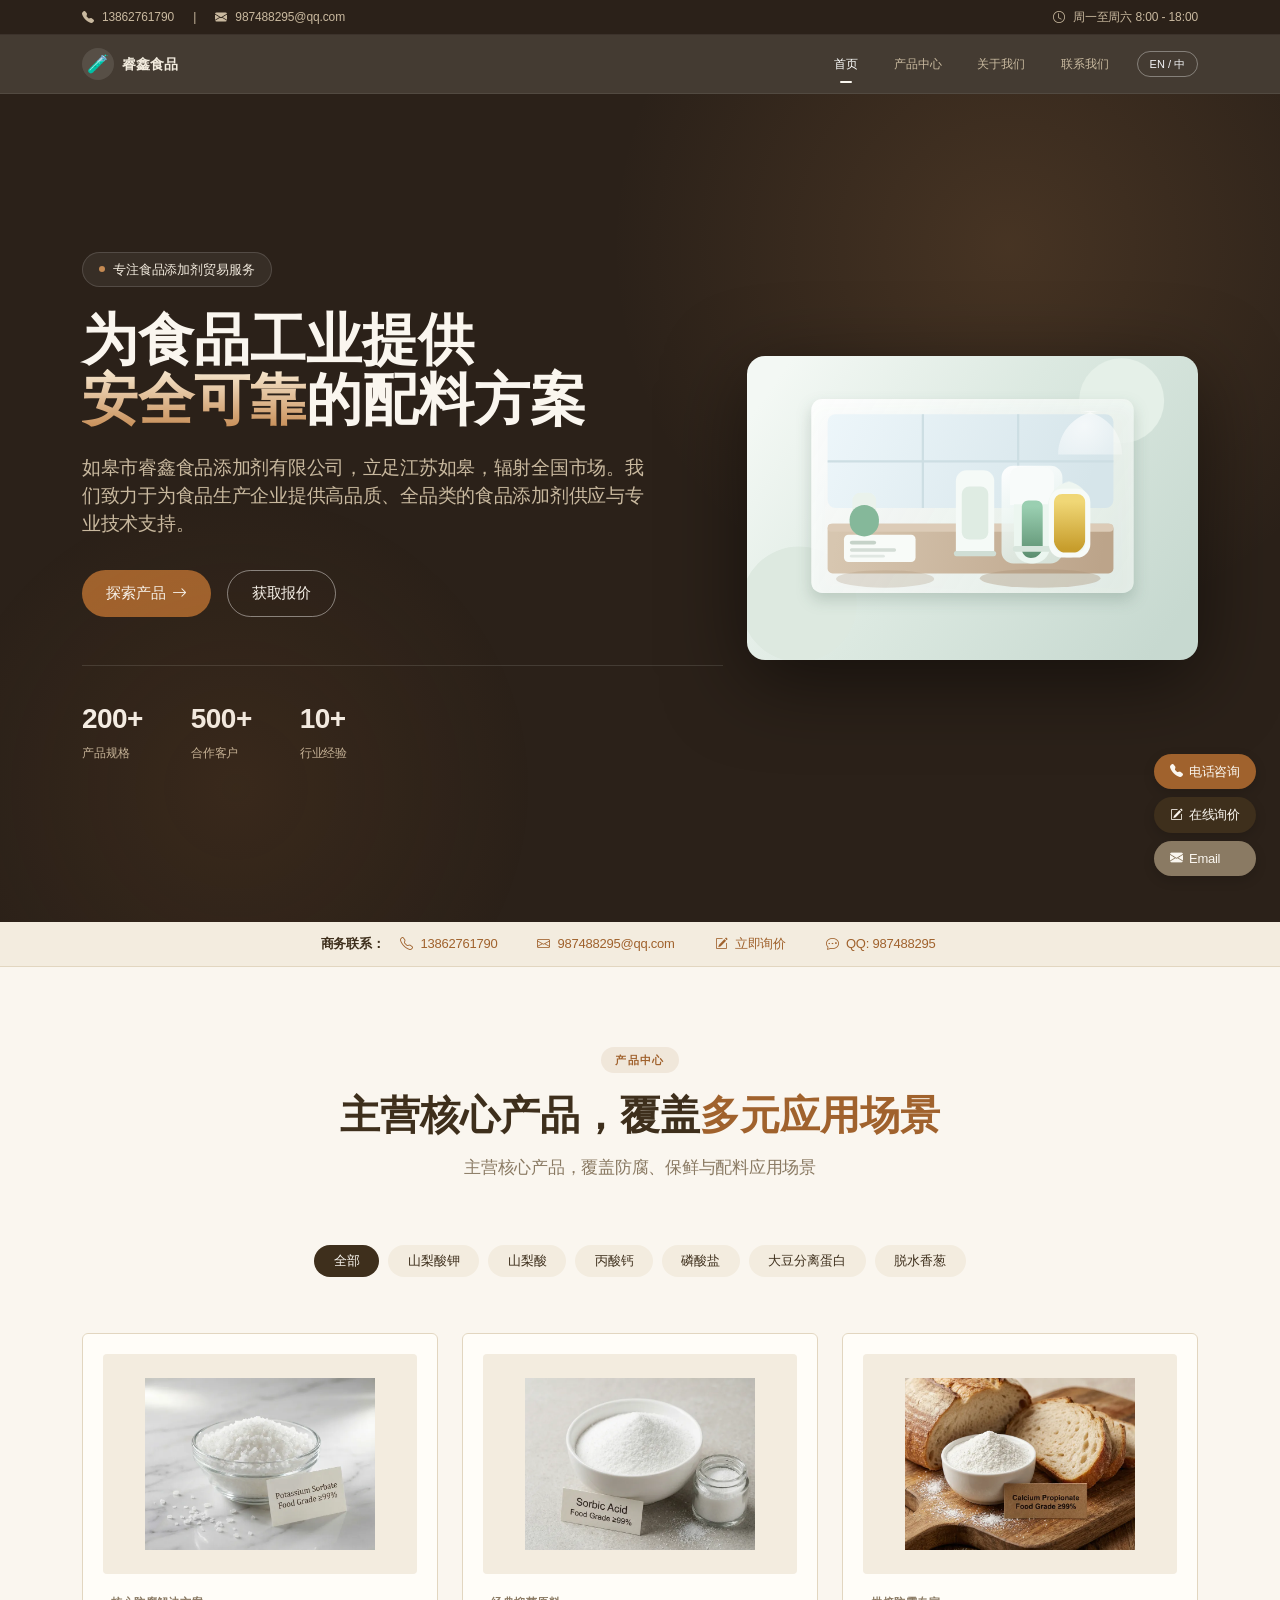
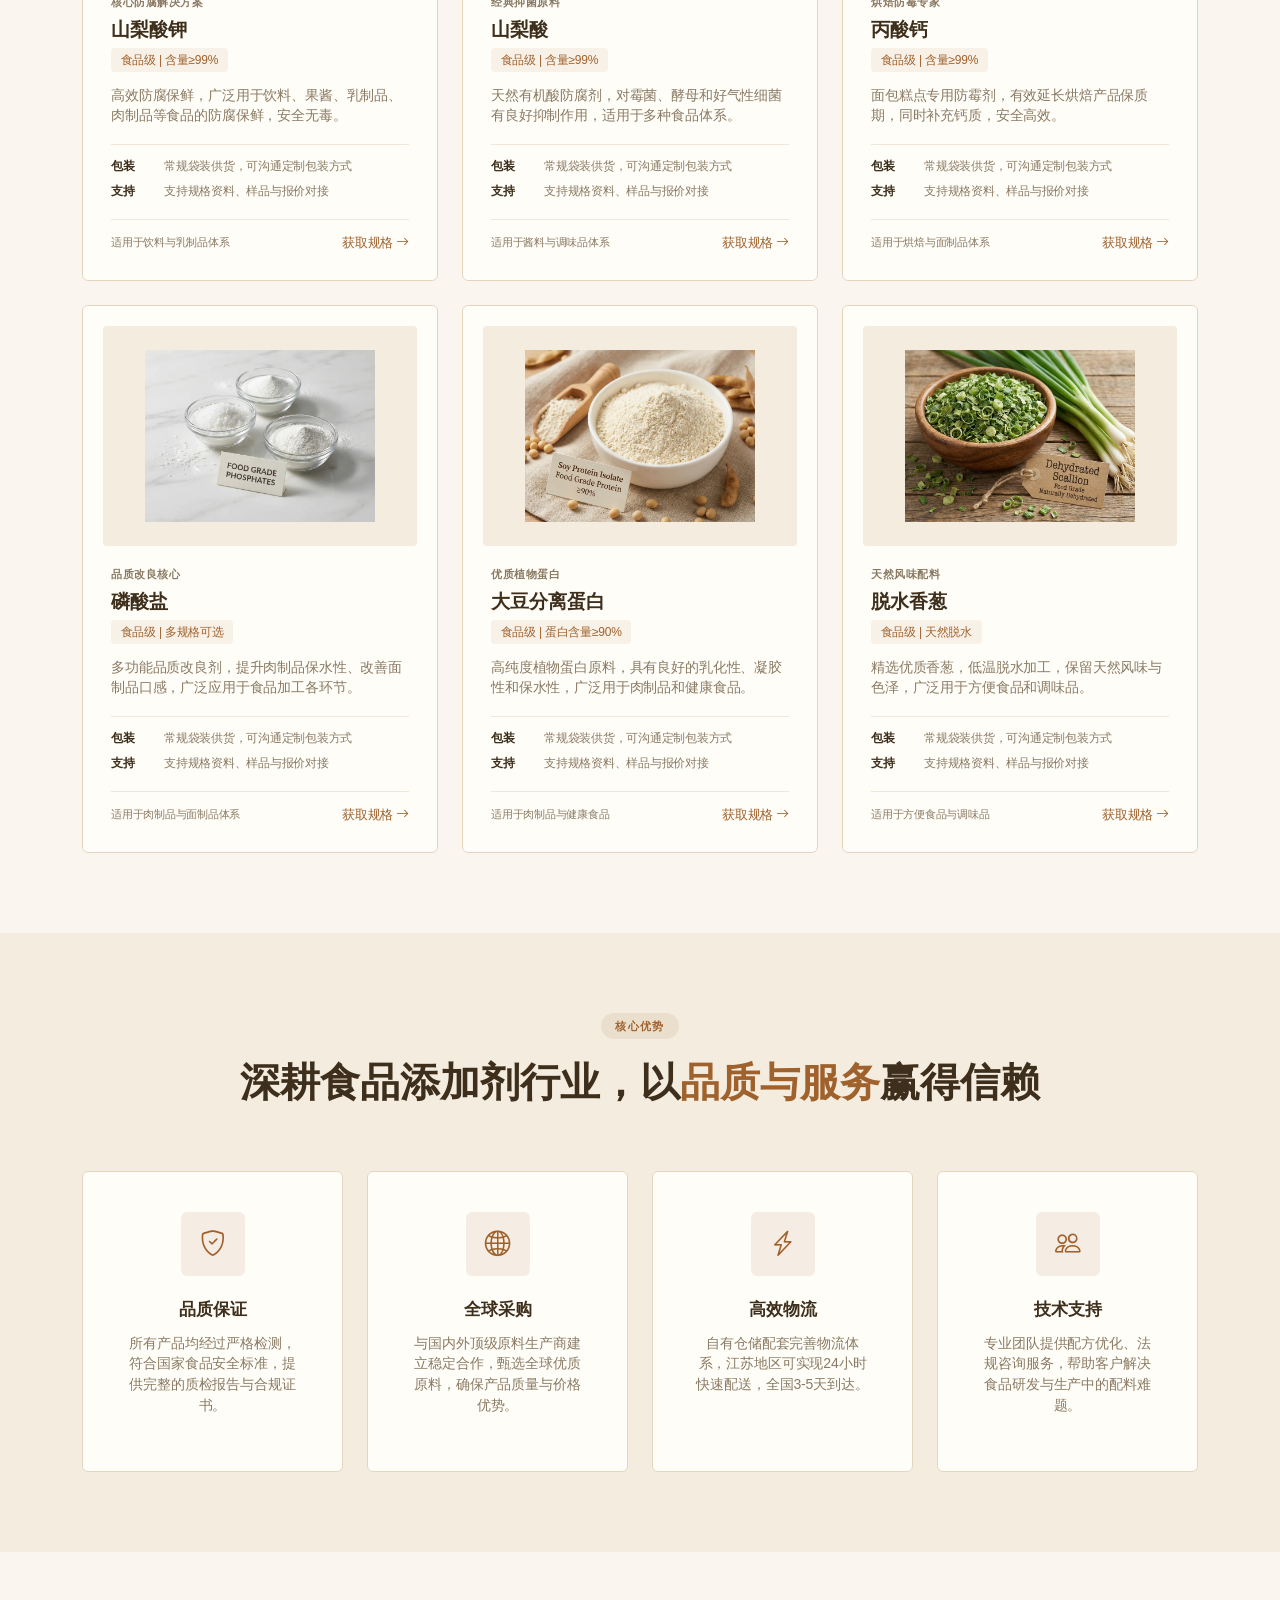
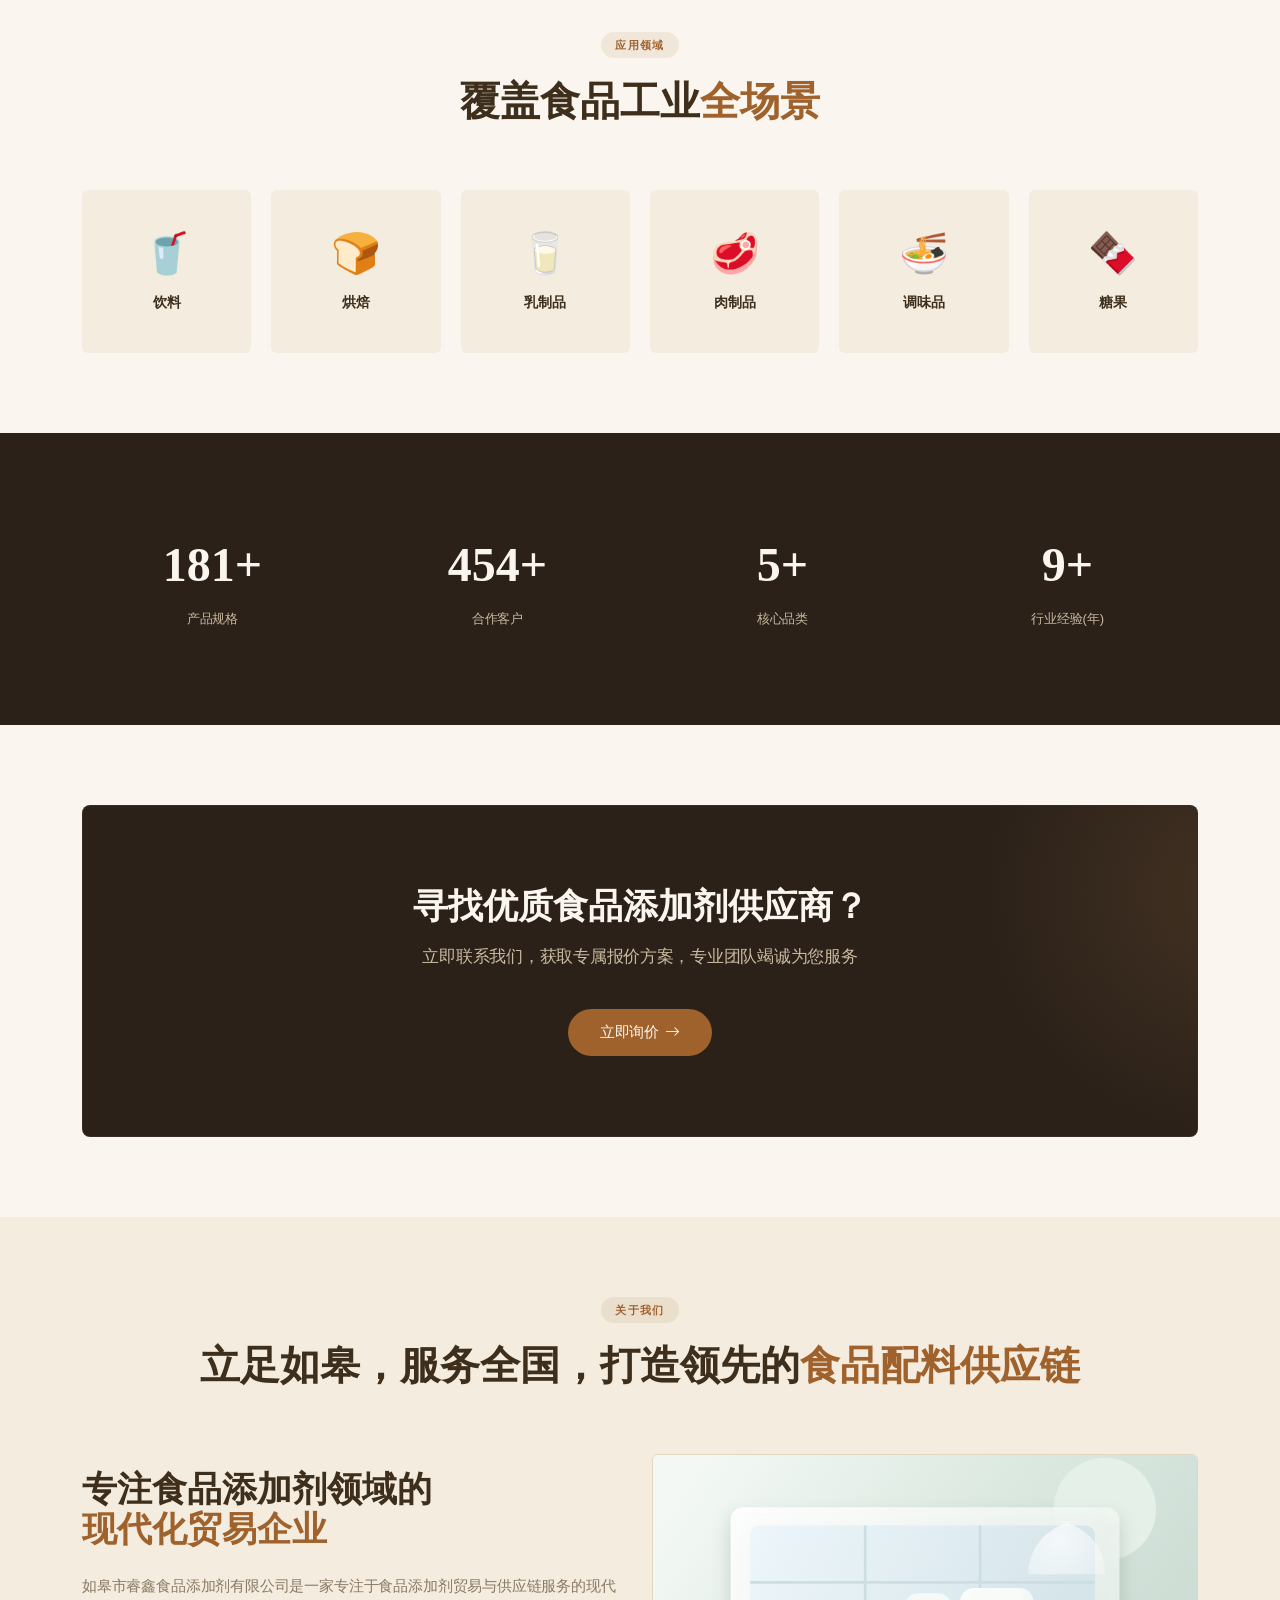
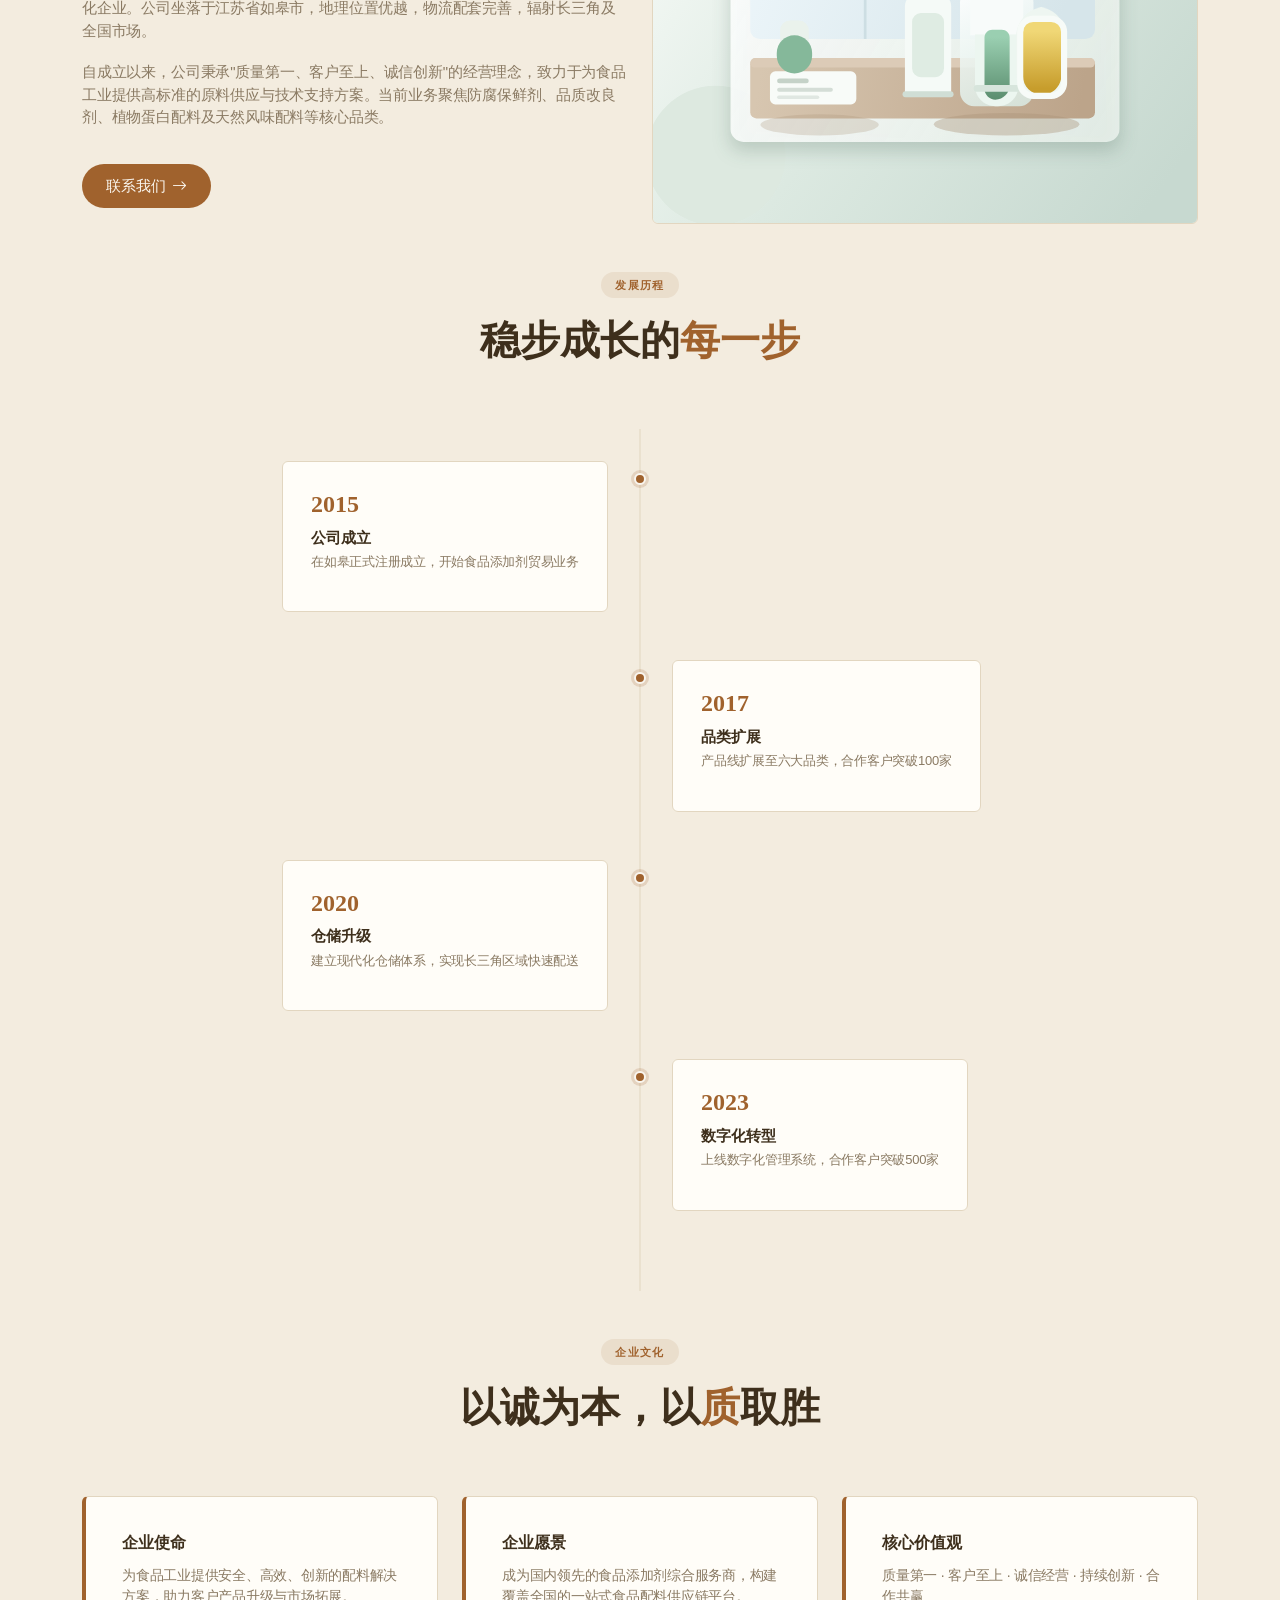
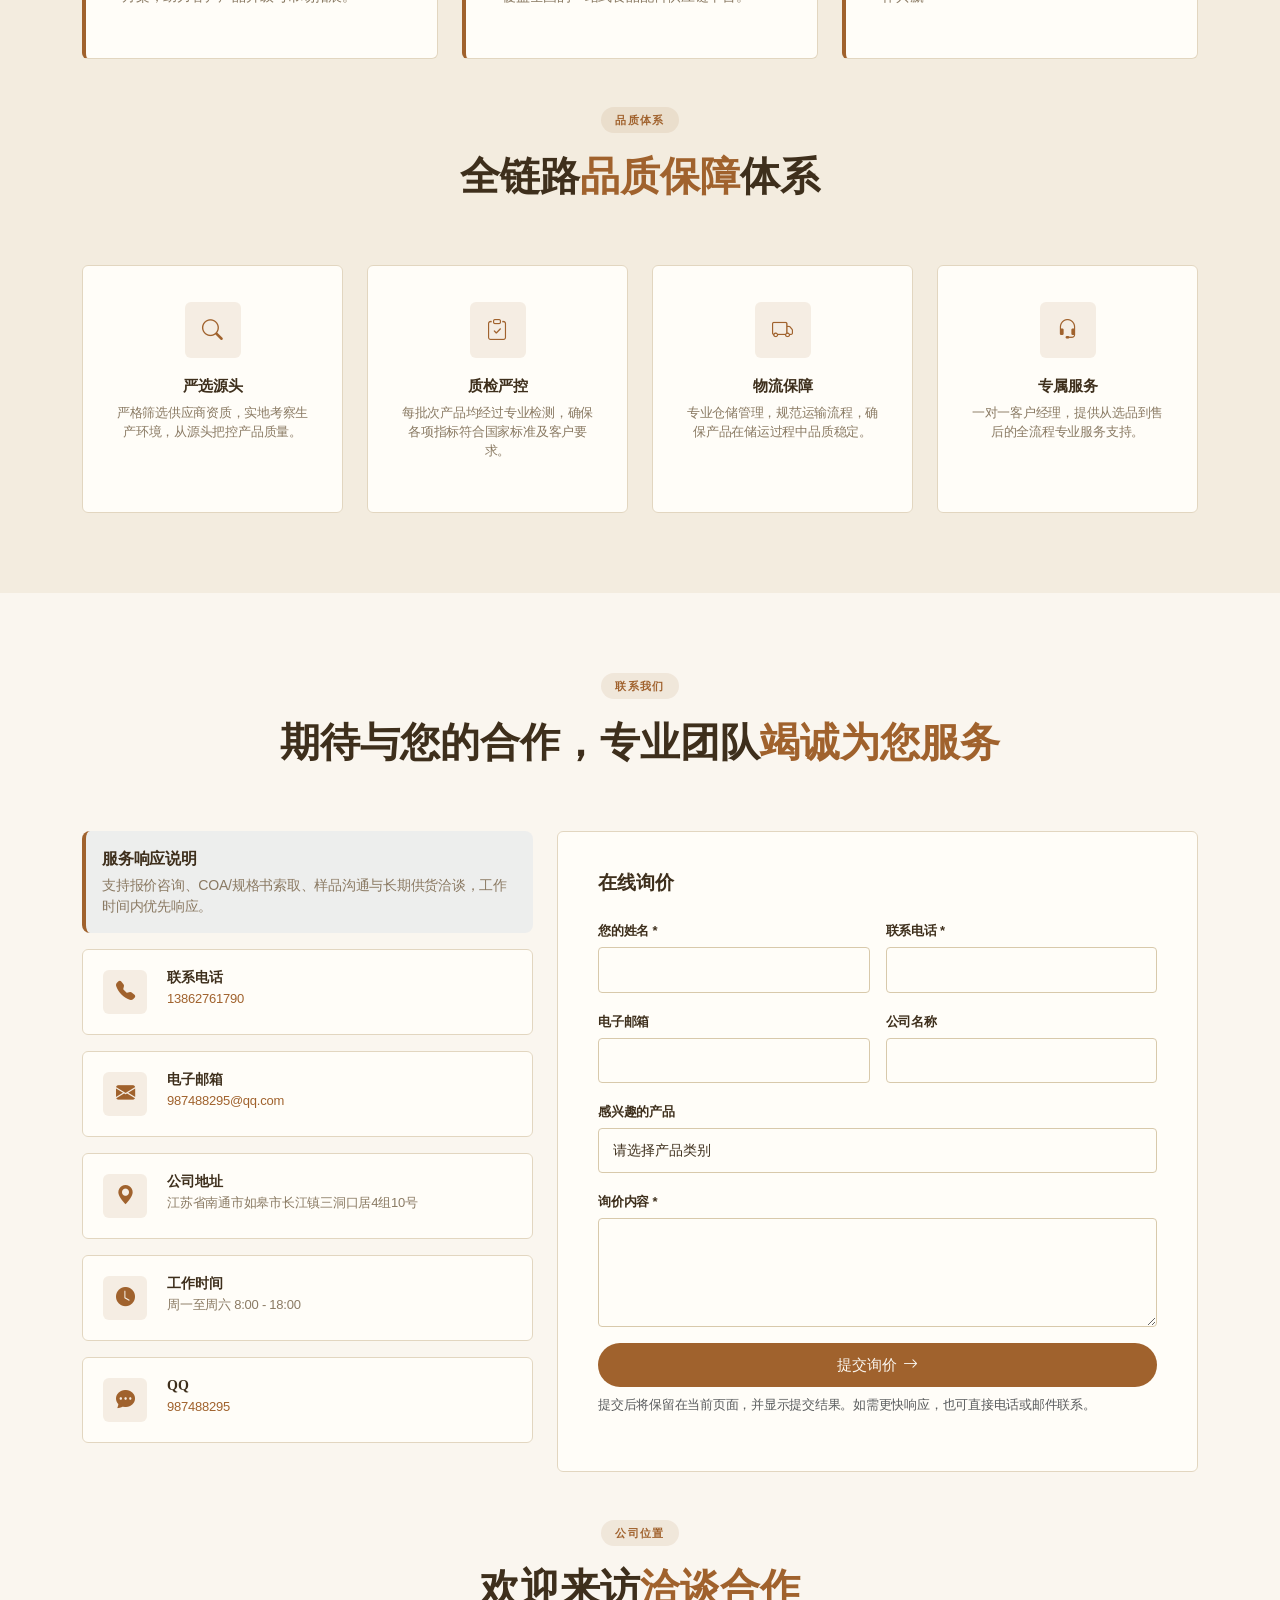
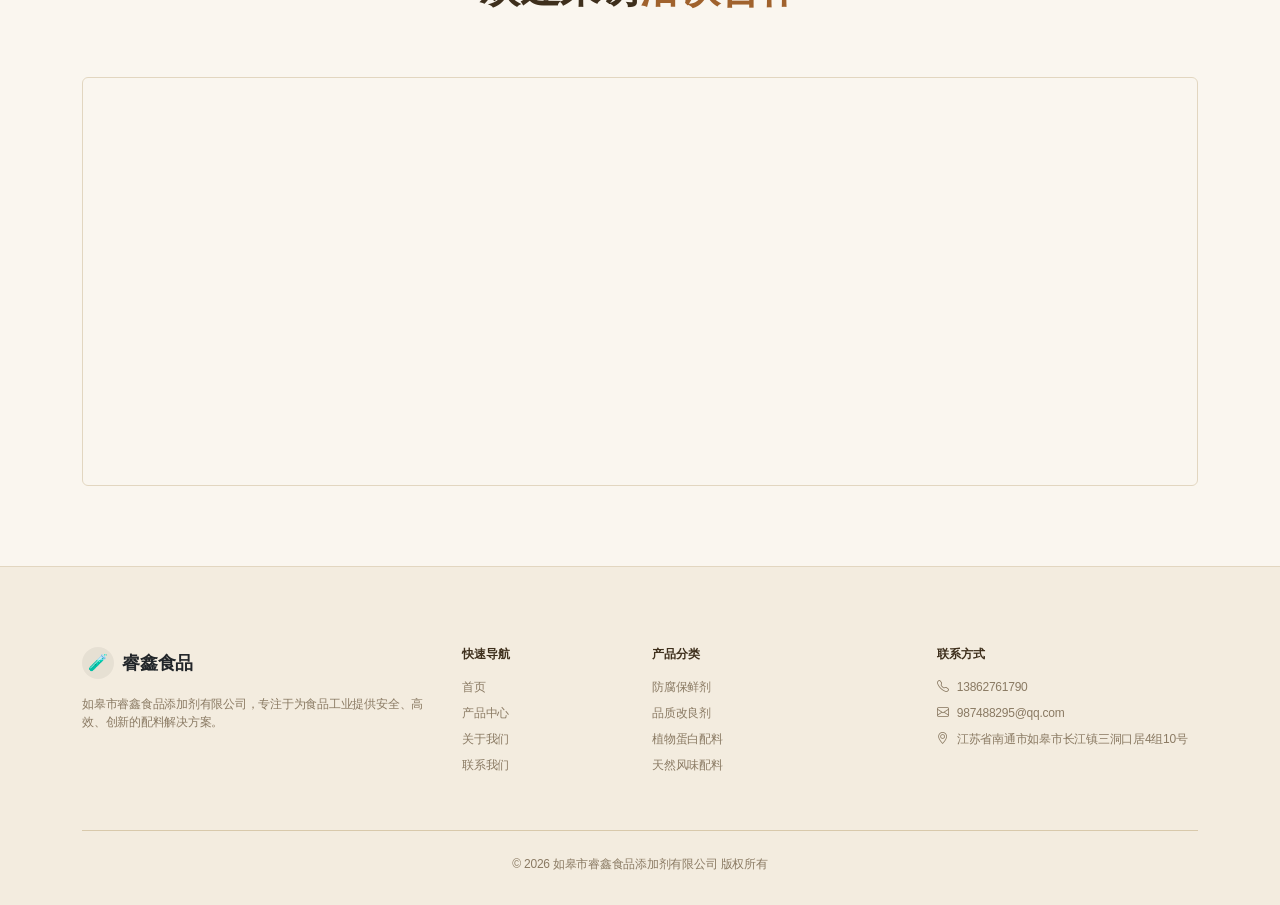
<file: variants/parchment.html>
<!DOCTYPE html>
<html lang="zh-CN">
<head>
    <meta charset="UTF-8">
    <meta name="viewport" content="width=device-width, initial-scale=1.0">
    <title>暖阳纸感 Parchment · 睿鑫食品风格变体</title>
    <meta name="description" content="如皋市睿鑫食品添加剂有限公司，专注食品添加剂贸易与供应链服务，提供防腐保鲜剂、品质改良剂、植物蛋白配料及天然风味配料等专业食品配料方案。">
    <meta name="keywords" content="食品添加剂,防腐保鲜剂,品质改良剂,植物蛋白配料,天然风味配料,磷酸盐,山梨酸钾,大豆分离蛋白,如皋,睿鑫食品">
    <meta property="og:type" content="website">
    <meta property="og:title" content="如皋市睿鑫食品添加剂有限公司 | 专业的防腐保鲜与食品配料供应商">
    <meta property="og:description" content="专注食品添加剂领域，为您提供防腐保鲜剂、品质改良剂、植物蛋白及天然风味配料等安全可靠的食品配料方案。">
    <meta property="og:image" content="https://ruixinfood.com/images/og-image.svg">
    <meta property="og:url" content="https://ruixinfood.com/">
    <link rel="canonical" href="https://ruixinfood.com/">
    <meta name="theme-color" content="#0066cc">
    <link rel="icon" href="data:image/svg+xml,%3Csvg xmlns='http://www.w3.org/2000/svg' viewBox='0 0 100 100'%3E%3Ccircle cx='50' cy='50' r='48' fill='%230066cc'/%3E%3Ctext x='50' y='68' font-size='52' text-anchor='middle' fill='%23fff' font-family='sans-serif' font-weight='600'%3E%E7%9D%BF%3C/text%3E%3C/svg%3E">

    <!-- JSON-LD Structured Data for SEO -->
    <script type="application/ld+json">
    {
      "@context": "https://schema.org",
      "@type": "LocalBusiness",
      "name": "如皋市睿鑫食品添加剂有限公司",
      "alternateName": "Rugao Ruixin Food Additives Co., Ltd.",
      "image": "images/og-image.svg",
      "telephone": "13862761790",
      "email": "987488295@qq.com",
      "address": {
        "@type": "PostalAddress",
        "streetAddress": "三洞口居4组10号",
        "addressLocality": "如皋市",
        "addressRegion": "江苏省",
        "addressCountry": "CN"
      },
      "url": "https://ruixinfood.com",
      "priceRange": "$$",
      "description": "专业的食品添加剂与配料方案供应商，主营山梨酸钾、山梨酸、丙酸钙、磷酸盐、大豆分离蛋白及脱水香葱等优质防腐保鲜与食品添加原料。"
    }
    </script>

    <link rel="preconnect" href="https://cdn.jsdelivr.net" crossorigin>
    <!-- Bootstrap 5 CSS -->
    <link href="https://cdn.jsdelivr.net/npm/bootstrap@5.3.3/dist/css/bootstrap.min.css" rel="stylesheet">
    <!-- Bootstrap Icons -->
    <link href="https://cdn.jsdelivr.net/npm/bootstrap-icons@1.11.3/font/bootstrap-icons.min.css" rel="stylesheet">
    <!-- AOS Animation -->
    <link href="https://cdn.jsdelivr.net/npm/aos@2.3.4/dist/aos.css" rel="stylesheet">

        <style>
        :root {
            --primary: #0066cc;
            --primary-dark: #0055b3;
            --primary-light: #2997ff;
            --accent: #0066cc;
            --accent-dark: #0055b3;
            --dark: #1d1d1f;
            --dark-light: #272729;
            --gray-100: #f5f5f7;
            --gray-200: #e0e0e0;
            --gray-600: #7a7a7a;
            --white: #ffffff;
            --font-body: "SF Pro Text", "SF Pro Display", -apple-system, BlinkMacSystemFont, "PingFang SC", "Segoe UI", "Microsoft YaHei", Roboto, sans-serif;
            --shadow-sm: none;
            --shadow-md: none;
            --shadow-lg: none;
            --transition: all 0.2s cubic-bezier(0.25, 1, 0.5, 1);
        }

        * { margin: 0; padding: 0; box-sizing: border-box; }

        html { scroll-behavior: smooth; scroll-padding-top: 76px; }

        ::selection { background: rgba(0, 102, 204, 0.2); }

        a:focus-visible, button:focus-visible, .form-control:focus-visible, .form-select:focus-visible {
            outline: 2px solid var(--primary-focus, #0071e3);
            outline-offset: 2px;
        }

        @media (prefers-reduced-motion: reduce) {
            html { scroll-behavior: auto; }
            *, *::before, *::after {
                animation-duration: 0.01ms !important;
                animation-iteration-count: 1 !important;
                transition-duration: 0.01ms !important;
            }
        }

        body {
            font-family: var(--font-body);
            color: var(--dark);
            background-color: var(--white);
            line-height: 1.5;
            letter-spacing: -0.015em;
            overflow-x: hidden;
            -webkit-font-smoothing: antialiased;
            -moz-osx-font-smoothing: grayscale;
        }

        /* ─── Top Bar ─── */
        .top-bar {
            background: #121212;
            color: #a1a1a6;
            font-size: 12px;
            padding: 0.5rem 0;
            border-bottom: 1px solid rgba(255, 255, 255, 0.08);
            letter-spacing: -0.01em;
        }
        .top-bar a { color: #a1a1a6; text-decoration: none; transition: var(--transition); }
        .top-bar a:hover { color: var(--white); }
        .top-bar .bi { margin-right: 0.3rem; }

        /* ─── Navbar ─── */
        .navbar {
            background: rgba(22, 22, 23, 0.8) !important;
            backdrop-filter: saturate(180%) blur(20px);
            -webkit-backdrop-filter: saturate(180%) blur(20px);
            border-bottom: 1px solid rgba(255, 255, 255, 0.08);
            padding: 0.5rem 0;
            transition: var(--transition);
        }
        .navbar.scrolled {
            background: rgba(22, 22, 23, 0.85) !important;
        }
        .navbar-brand {
            font-weight: 600;
            font-size: 14px;
            color: #f5f5f7 !important;
            display: flex;
            align-items: center;
            gap: 0.5rem;
            letter-spacing: -0.02em;
        }
        .navbar-brand .brand-icon {
            width: 32px; height: 32px;
            background: rgba(255,255,255,0.1);
            border-radius: 50%;
            display: flex; align-items: center; justify-content: center;
            color: #fff; font-size: 1.1rem;
            box-shadow: none;
            transition: var(--transition);
        }
        .navbar-brand:hover .brand-icon {
            background: rgba(255,255,255,0.2);
        }
        .nav-link {
            font-size: 12px;
            font-weight: 400;
            color: #cccccc !important;
            padding: 0.5rem 1rem !important;
            transition: var(--transition);
            position: relative;
            letter-spacing: -0.01em;
        }
        .nav-link:hover, .nav-link.active {
            color: var(--white) !important;
        }
        .nav-link.active::after {
            content: '';
            position: absolute;
            bottom: -2px; left: 50%;
            transform: translateX(-50%);
            width: 12px; height: 2px;
            background: var(--white);
            border-radius: 1px;
        }
        .btn-lang {
            border: 1px solid rgba(255,255,255,0.35);
            color: #f5f5f7;
            font-size: 11px;
            font-weight: 400;
            padding: 0.25rem 0.75rem;
            border-radius: 9999px;
            background: transparent;
            cursor: pointer;
            transition: var(--transition);
        }
        .btn-lang:hover {
            background: rgba(255, 255, 255, 0.1);
            border-color: var(--white);
            color: var(--white);
        }

        /* ─── Hero Section ─── */
        .hero-section {
            background: #000000;
            min-height: 92vh;
            display: flex;
            align-items: center;
            position: relative;
            overflow: hidden;
            color: var(--white);
        }
        .hero-section::before {
            content: '';
            position: absolute;
            top: -30%; right: -10%;
            width: 800px; height: 800px;
            background: radial-gradient(circle, rgba(0, 102, 204, 0.15) 0%, transparent 70%);
            border-radius: 50%;
            pointer-events: none;
        }
        .hero-section::after {
            content: '';
            position: absolute;
            bottom: -20%; left: -5%;
            width: 600px; height: 600px;
            background: radial-gradient(circle, rgba(41, 151, 255, 0.08) 0%, transparent 70%);
            border-radius: 50%;
            pointer-events: none;
        }
        .hero-badge {
            display: inline-flex;
            align-items: center;
            gap: 0.5rem;
            background: rgba(255, 255, 255, 0.06);
            border: 1px solid rgba(255, 255, 255, 0.12);
            padding: 0.4rem 1rem;
            border-radius: 9999px;
            font-size: 13px;
            margin-bottom: 1.5rem;
            color: #f5f5f7;
            letter-spacing: -0.01em;
        }
        .hero-badge .dot {
            width: 6px; height: 6px;
            background: var(--primary-light);
            border-radius: 50%;
            animation: pulse 2s infinite;
        }
        @keyframes pulse {
            0%, 100% { opacity: 1; }
            50% { opacity: 0.4; }
        }
        .hero-section h1 {
            font-family: "SF Pro Display", var(--font-body);
            font-size: clamp(2.2rem, 5vw, 3.5rem);
            font-weight: 600;
            line-height: 1.07;
            letter-spacing: -0.03em;
            margin-bottom: 1.5rem;
        }
        .hero-section h1 .highlight {
            background: linear-gradient(180deg, #ffffff 0%, #a1a1a6 100%);
            -webkit-background-clip: text;
            -webkit-text-fill-color: transparent;
            background-clip: text;
        }
        .hero-section .lead {
            font-size: 19px;
            font-weight: 300;
            color: #a1a1a6;
            max-width: 580px;
            margin-bottom: 2rem;
            line-height: 1.47;
            letter-spacing: -0.015em;
        }
        .hero-stats {
            display: flex;
            gap: 3rem;
            margin-top: 3rem;
            padding-top: 2rem;
            border-top: 1px solid rgba(255, 255, 255, 0.1);
        }
        .hero-stat strong {
            display: block;
            font-size: 28px;
            font-weight: 600;
            color: var(--white);
            letter-spacing: -0.02em;
        }
        .hero-stat span {
            font-size: 12px;
            color: #a1a1a6;
            letter-spacing: -0.01em;
        }
        .hero-img-wrapper {
            position: relative;
            text-align: center;
        }
        .hero-img-wrapper img {
            max-width: 100%;
            filter: drop-shadow(0 20px 40px rgba(0,0,0,0.5));
            border-radius: 18px;
            transition: var(--transition);
        }
        .hero-img-wrapper img:hover {
            transform: scale(1.01);
            filter: drop-shadow(0 25px 50px rgba(0,0,0,0.6));
        }

        /* ─── Buttons ─── */
        .btn-primary-custom, .btn-accent {
            background: var(--primary);
            color: var(--white);
            border: none;
            padding: 11px 24px;
            border-radius: 9999px;
            font-weight: 400;
            font-size: 15px;
            transition: var(--transition);
            text-decoration: none;
            display: inline-flex;
            align-items: center;
            gap: 0.4rem;
            box-shadow: none !important;
            cursor: pointer;
            letter-spacing: -0.01em;
        }
        .btn-primary-custom:hover, .btn-accent:hover {
            background: var(--primary-focus, #0071e3);
            color: var(--white);
        }
        .btn-primary-custom:active, .btn-accent:active {
            transform: scale(0.96);
        }
        .btn-outline-custom {
            border: 1px solid rgba(255,255,255,0.45);
            color: var(--white);
            padding: 11px 24px;
            border-radius: 9999px;
            font-weight: 400;
            font-size: 15px;
            transition: var(--transition);
            text-decoration: none;
            display: inline-flex;
            align-items: center;
            gap: 0.4rem;
            background: transparent;
            cursor: pointer;
            letter-spacing: -0.01em;
        }
        .btn-outline-custom:hover {
            background: rgba(255, 255, 255, 0.1);
            border-color: var(--white);
            color: var(--white);
        }
        .btn-outline-custom:active {
            transform: scale(0.96);
        }
        .btn-pill-light {
            background: var(--gray-100);
            color: var(--dark);
            border: none;
            padding: 11px 24px;
            border-radius: 9999px;
            font-weight: 400;
            font-size: 14px;
            transition: var(--transition);
            cursor: pointer;
            letter-spacing: -0.01em;
        }
        .btn-pill-light:hover { background: #e8e8ed; color: var(--dark); }
        .btn-pill-light:active { transform: scale(0.96); }

        /* ─── Section Styles ─── */
        .section-padding { padding: 80px 0; }
        .section-bg { background: var(--gray-100); }

        .section-header {
            text-align: center;
            margin-bottom: 4rem;
        }
        .section-badge {
            display: inline-block;
            padding: 0.3rem 0.9rem;
            background: rgba(0, 102, 204, 0.08);
            border: none;
            border-radius: 9999px;
            font-size: 11px;
            color: var(--primary);
            font-weight: 600;
            letter-spacing: 0.08em;
            text-transform: uppercase;
            margin-bottom: 1.2rem;
        }
        .section-header h2 {
            font-family: "SF Pro Display", var(--font-body);
            font-size: clamp(1.8rem, 3.5vw, 2.5rem);
            font-weight: 600;
            color: var(--dark);
            letter-spacing: -0.025em;
            margin-bottom: 1rem;
        }
        .section-header h2 em {
            font-style: normal;
            color: var(--primary);
        }
        .section-header p {
            color: var(--gray-600);
            font-size: 17px;
            font-weight: 400;
            max-width: 600px;
            margin: 0 auto;
            line-height: 1.47;
            letter-spacing: -0.015em;
        }

        /* ─── Contact Strip ─── */
        .contact-strip {
            background: var(--gray-100);
            border-bottom: 1px solid #e5e5e7;
            color: var(--dark);
            padding: 0.75rem 0;
            font-size: 13px;
        }
        .contact-strip a {
            color: var(--primary);
            text-decoration: none;
            margin-right: 1.5rem;
            font-weight: 400;
            transition: var(--transition);
        }
        .contact-strip a:hover { opacity: 0.8; }
        .contact-strip .bi { color: var(--primary); margin-right: 0.25rem; }

        /* ─── Product Cards ─── */
        .product-filter {
            display: flex;
            flex-wrap: wrap;
            justify-content: center;
            gap: 0.6rem;
            margin-bottom: 3.5rem;
        }
        .filter-btn {
            padding: 0.4rem 1.2rem;
            border: none;
            border-radius: 9999px;
            background: var(--gray-100);
            font-size: 13px;
            font-weight: 400;
            color: var(--dark);
            cursor: pointer;
            transition: var(--transition);
        }
        .filter-btn:hover { background: #e8e8ed; }
        .filter-btn:active { transform: scale(0.96); }
        .filter-btn.active {
            background: var(--dark);
            color: var(--white);
        }

        .product-card {
            background: var(--white);
            border-radius: 18px;
            overflow: hidden;
            box-shadow: none;
            transition: var(--transition);
            height: 100%;
            border: 1px solid #e5e5e7;
            padding: 1.25rem;
            display: flex;
            flex-direction: column;
        }
        .product-card:hover {
            border-color: #d2d2d7;
        }
        .product-card-img {
            height: 220px;
            overflow: hidden;
            background: var(--gray-100);
            border-radius: 12px;
            padding: 1.5rem;
            display: flex;
            align-items: center;
            justify-content: center;
            transition: var(--transition);
        }
        .product-card-img img {
            max-width: 100%;
            max-height: 100%;
            object-fit: contain;
            transition: transform 0.4s cubic-bezier(0.25, 1, 0.5, 1), filter 0.4s ease;
        }
        .product-card:hover .product-card-img img {
            transform: scale(1.05);
            filter: drop-shadow(0 8px 24px rgba(0,0,0,0.12));
        }
        .product-card-body {
            padding: 1.25rem 0.5rem 0.5rem 0.5rem;
            display: flex;
            flex-direction: column;
            flex-grow: 1;
        }
        .product-tagline {
            font-size: 11px;
            color: var(--gray-600);
            font-weight: 600;
            text-transform: uppercase;
            letter-spacing: 0.05em;
            margin-bottom: 0.5rem;
        }
        .product-card-body h3 {
            font-family: "SF Pro Text", var(--font-body);
            font-size: 19px;
            font-weight: 600;
            color: var(--dark);
            margin-bottom: 0.4rem;
            letter-spacing: -0.015em;
        }
        .product-spec {
            font-size: 12px;
            color: var(--primary);
            font-weight: 400;
            margin-bottom: 0.8rem;
            padding: 0.2rem 0.6rem;
            background: rgba(0,102,204,0.06);
            border-radius: 4px;
            display: inline-block;
            width: fit-content;
        }
        .product-card-body p {
            font-size: 14px;
            color: var(--gray-600);
            margin-bottom: 1.2rem;
            line-height: 1.43;
            letter-spacing: -0.01em;
        }
        .product-facts {
            display: flex;
            flex-direction: column;
            gap: 0.5rem;
            margin-top: auto;
            margin-bottom: 1.2rem;
            padding-top: 0.8rem;
            border-top: 1px solid #f5f5f7;
        }
        .product-fact {
            font-size: 12px;
            color: var(--gray-600);
            line-height: 1.4;
        }
        .product-fact strong {
            color: var(--dark);
            margin-right: 0.5rem;
            min-width: 45px;
            display: inline-block;
        }
        .product-card-footer {
            display: flex;
            justify-content: space-between;
            align-items: center;
            padding-top: 0.8rem;
            border-top: 1px solid #f5f5f7;
        }
        .product-card-footer .note {
            font-size: 11px;
            color: var(--gray-600);
        }
        .product-card-footer a {
            color: var(--primary);
            font-weight: 400;
            font-size: 13px;
            text-decoration: none;
            transition: var(--transition);
            display: inline-flex;
            align-items: center;
            gap: 0.2rem;
        }
        .product-card-footer a:hover { opacity: 0.85; }

        /* ─── Features / Why Us ─── */
        .feature-card {
            background: var(--white);
            border-radius: 18px;
            padding: 2.5rem;
            text-align: center;
            box-shadow: none;
            transition: var(--transition);
            height: 100%;
            border: 1px solid #e5e5e7;
        }
        .feature-card:hover {
            border-color: #d2d2d7;
        }
        .feature-icon {
            width: 64px; height: 64px;
            background: rgba(0,102,204,0.06);
            border-radius: 50%;
            display: flex; align-items: center; justify-content: center;
            margin: 0 auto 1.5rem;
            font-size: 1.6rem;
            color: var(--primary);
        }
        .feature-card h3 {
            font-size: 17px;
            font-weight: 600;
            color: var(--dark);
            margin-bottom: 0.8rem;
            letter-spacing: -0.015em;
        }
        .feature-card p {
            font-size: 14px;
            color: var(--gray-600);
            line-height: 1.47;
            letter-spacing: -0.01em;
        }

        /* ─── Application Areas ─── */
        .app-grid {
            display: grid;
            grid-template-columns: repeat(6, 1fr);
            gap: 1.25rem;
        }
        .app-item {
            text-align: center;
            padding: 2rem 1rem;
            background: var(--gray-100);
            border-radius: 18px;
            box-shadow: none;
            transition: var(--transition);
            border: 1px solid transparent;
        }
        .app-item:hover {
            background: var(--white);
            border-color: #d2d2d7;
            transform: translateY(-2px);
        }
        .app-item .app-icon {
            font-size: 2.5rem;
            margin-bottom: 0.8rem;
            transition: transform 0.3s cubic-bezier(0.25, 1, 0.5, 1);
            display: inline-block;
        }
        .app-item:hover .app-icon {
            transform: scale(1.15);
        }
        .app-item h4 {
            font-size: 14px;
            font-weight: 600;
            color: var(--dark);
            letter-spacing: -0.012em;
        }

        /* ─── Stats Section ─── */
        .stats-section {
            background: #1d1d1f;
            color: var(--white);
            padding: 80px 0;
            position: relative;
        }
        .stat-item {
            text-align: center;
            padding: 1rem;
        }
        .stat-number {
            font-family: "SF Pro Display", var(--font-body);
            font-size: 48px;
            font-weight: 600;
            color: var(--white);
            display: block;
            letter-spacing: -0.03em;
        }
        .stat-label {
            font-size: 13px;
            color: #a1a1a6;
            margin-top: 0.5rem;
            letter-spacing: -0.01em;
        }

        /* ─── CTA Section ─── */
        .cta-section {
            background: #1d1d1f;
            border-radius: 24px;
            padding: 5rem 3rem;
            text-align: center;
            color: var(--white);
            position: relative;
            overflow: hidden;
            border: 1px solid rgba(255,255,255,0.05);
        }
        .cta-section::before {
            content: '';
            position: absolute;
            top: -50%; right: -25%;
            width: 500px; height: 500px;
            background: radial-gradient(circle, rgba(0,102,204,0.12) 0%, transparent 70%);
            border-radius: 50%;
            pointer-events: none;
        }
        .cta-section h2 { 
            font-family: "SF Pro Display", var(--font-body);
            font-size: 2.2rem; 
            font-weight: 600; 
            margin-bottom: 1rem; 
            letter-spacing: -0.025em;
        }
        .cta-section p { 
            font-size: 17px; 
            color: #a1a1a6; 
            margin-bottom: 2.5rem; 
            font-weight: 300;
            letter-spacing: -0.015em;
        }
        .btn-accent {
            background: var(--primary);
            color: var(--white);
            border: none;
            padding: 12px 32px;
            border-radius: 9999px;
            font-weight: 400;
            font-size: 15px;
            transition: var(--transition);
            text-decoration: none;
            display: inline-flex;
            align-items: center;
            gap: 0.4rem;
        }
        .btn-accent:hover {
            background: var(--primary-focus, #0071e3);
            color: var(--white);
        }

        /* ─── About Section ─── */
        .about-content h2 {
            font-family: "SF Pro Display", var(--font-body);
            font-size: 2.2rem;
            font-weight: 600;
            color: var(--dark);
            margin-bottom: 1.5rem;
            letter-spacing: -0.025em;
            line-height: 1.15;
        }
        .about-content h2 em {
            font-style: normal;
            color: var(--primary);
        }
        .about-content p {
            color: var(--gray-600);
            margin-bottom: 1.2rem;
            font-size: 15px;
            line-height: 1.5;
            letter-spacing: -0.012em;
        }
        .about-image {
            border-radius: 18px;
            overflow: hidden;
            box-shadow: none;
            border: 1px solid #e5e5e7;
        }
        .about-image img {
            width: 100%;
            height: 100%;
            object-fit: cover;
            transition: var(--transition);
        }
        .about-image:hover img {
            transform: scale(1.02);
        }

        /* ─── Timeline ─── */
        .timeline {
            position: relative;
            padding: 2rem 0;
        }
        .timeline::before {
            content: '';
            position: absolute;
            left: 50%;
            transform: translateX(-50%);
            width: 1px;
            height: 100%;
            background: var(--gray-200);
            top: 0;
        }
        .timeline-item {
            display: flex;
            justify-content: flex-end;
            padding-right: calc(50% + 2rem);
            margin-bottom: 3rem;
            position: relative;
        }
        .timeline-item:nth-child(even) {
            justify-content: flex-start;
            padding-right: 0;
            padding-left: calc(50% + 2rem);
        }
        .timeline-item::before {
            content: '';
            position: absolute;
            left: calc(50% - 6px);
            top: 0.75rem;
            width: 12px; height: 12px;
            background: var(--primary);
            border: 2px solid var(--white);
            border-radius: 50%;
            box-shadow: 0 0 0 3px rgba(0, 102, 204, 0.15);
            z-index: 1;
        }
        .timeline-content {
            background: var(--white);
            padding: 1.5rem 1.75rem;
            border-radius: 18px;
            box-shadow: none;
            border: 1px solid #e5e5e7;
            max-width: 440px;
        }
        .timeline-content:hover {
            border-color: #d2d2d7;
        }
        .timeline-year {
            font-family: "SF Pro Display", var(--font-body);
            font-size: 1.5rem;
            font-weight: 600;
            color: var(--primary);
            margin-bottom: 0.4rem;
            letter-spacing: -0.02em;
        }
        .timeline-content h4 {
            font-size: 15px;
            font-weight: 600;
            color: var(--dark);
            margin-bottom: 0.4rem;
            letter-spacing: -0.012em;
        }
        .timeline-content p {
            font-size: 13px;
            color: var(--gray-600);
            line-height: 1.43;
        }

        /* ─── Values ─── */
        .value-card {
            background: var(--white);
            border-radius: 18px;
            padding: 2.25rem;
            box-shadow: none;
            transition: var(--transition);
            height: 100%;
            border: 1px solid #e5e5e7;
            border-left: 4px solid var(--primary);
        }
        .value-card:hover {
            border-color: #d2d2d7;
        }
        .value-card h3 {
            font-size: 16px;
            font-weight: 600;
            color: var(--dark);
            margin-bottom: 0.8rem;
            letter-spacing: -0.015em;
        }
        .value-card p {
            font-size: 14px;
            color: var(--gray-600);
            line-height: 1.47;
        }

        /* ─── Quality System ─── */
        .quality-card {
            text-align: center;
            padding: 2.25rem 1.75rem;
            background: var(--white);
            border-radius: 18px;
            box-shadow: none;
            transition: var(--transition);
            height: 100%;
            border: 1px solid #e5e5e7;
        }
        .quality-card:hover {
            border-color: #d2d2d7;
        }
        .quality-icon {
            width: 56px; height: 56px;
            background: rgba(0, 102, 204, 0.06);
            border-radius: 50%;
            display: flex; align-items: center; justify-content: center;
            margin: 0 auto 1.2rem;
            color: var(--primary);
            font-size: 1.3rem;
        }
        .quality-card h3 {
            font-size: 15px;
            font-weight: 600;
            color: var(--dark);
            margin-bottom: 0.6rem;
            letter-spacing: -0.015em;
        }
        .quality-card p {
            font-size: 13px;
            color: var(--gray-600);
            line-height: 1.43;
        }

        /* ─── Contact Section ─── */
        .contact-info-card {
            display: flex;
            align-items: flex-start;
            gap: 1.25rem;
            padding: 1.25rem;
            background: var(--white);
            border-radius: 18px;
            box-shadow: none;
            border: 1px solid #e5e5e7;
            margin-bottom: 1rem;
            transition: var(--transition);
        }
        .contact-info-card:hover {
            border-color: #d2d2d7;
        }
        .ci-icon {
            width: 44px; height: 44px;
            background: rgba(0, 102, 204, 0.06);
            border-radius: 10px;
            display: flex; align-items: center; justify-content: center;
            font-size: 1.2rem;
            color: var(--primary);
            flex-shrink: 0;
        }
        .contact-info-card h4 {
            font-size: 14px;
            font-weight: 600;
            color: var(--dark);
            margin-bottom: 0.2rem;
            letter-spacing: -0.012em;
        }
        .contact-info-card p {
            font-size: 13px;
            color: var(--gray-600);
            margin: 0;
            line-height: 1.4;
        }
        .contact-info-card a {
            color: var(--primary);
            text-decoration: none;
            font-weight: 400;
        }
        .contact-info-card a:hover { opacity: 0.85; }

        .contact-form-wrapper {
            background: var(--white);
            border-radius: 18px;
            padding: 2.5rem;
            box-shadow: none;
            border: 1px solid #e5e5e7;
        }
        .contact-form-wrapper h3 {
            font-size: 19px;
            font-weight: 600;
            color: var(--dark);
            margin-bottom: 1.5rem;
            letter-spacing: -0.015em;
        }
        .form-control, .form-select {
            border: 1px solid #d2d2d7;
            border-radius: 8px;
            padding: 0.7rem 0.9rem;
            font-size: 14px;
            background: var(--white);
            transition: var(--transition);
            color: var(--dark);
        }
        .form-control:focus, .form-select:focus {
            border-color: var(--primary);
            box-shadow: 0 0 0 4px rgba(0, 102, 204, 0.15);
            outline: none;
        }
        .form-label {
            font-size: 13px;
            font-weight: 600;
            color: var(--dark);
            margin-bottom: 0.4rem;
        }

        /* ─── Map ─── */
        .map-container {
            border-radius: 18px;
            overflow: hidden;
            border: 1px solid #e5e5e7;
        }
        .map-container iframe {
            width: 100%;
            height: 400px;
            border: none;
        }

        /* ─── Footer ─── */
        .footer {
            background: var(--gray-100);
            color: var(--gray-600);
            border-top: 1px solid #e5e5e7;
            padding: 5rem 0 2rem;
            font-size: 12px;
            line-height: 1.5;
        }
        .footer h5 {
            color: var(--dark);
            font-weight: 600;
            margin-bottom: 1rem;
            font-size: 12px;
            letter-spacing: -0.012em;
        }
        .footer p { font-size: 12px; }
        .footer a {
            color: #515154;
            text-decoration: none;
            transition: var(--transition);
            display: block;
            margin-bottom: 0.5rem;
            font-size: 12px;
        }
        .footer a:hover { color: var(--dark); }
        .footer-bottom {
            border-top: 1px solid #d2d2d7;
            padding-top: 1.5rem;
            margin-top: 3rem;
            text-align: center;
            color: var(--gray-600);
        }
        .footer .brand-icon-sm {
            width: 32px; height: 32px;
            background: rgba(0, 0, 0, 0.05);
            border-radius: 50%;
            display: inline-flex; align-items: center; justify-content: center;
            color: var(--dark); font-size: 1rem;
        }

        /* ─── Floating Contact ─── */
        .contact-float {
            position: fixed;
            bottom: 1.5rem;
            right: 1.5rem;
            display: flex;
            flex-direction: column;
            gap: 0.5rem;
            z-index: 999;
        }
        .contact-float a {
            display: flex;
            align-items: center;
            gap: 0.4rem;
            padding: 0.5rem 1rem;
            border-radius: 9999px;
            font-size: 13px;
            font-weight: 400;
            text-decoration: none;
            color: var(--white);
            box-shadow: 0 4px 12px rgba(0,0,0,0.15);
            transition: var(--transition);
        }
        .contact-float a:hover { transform: translateY(-2px); opacity: 0.95; }
        .contact-float .float-phone { background: var(--primary); }
        .contact-float .float-inquiry { background: var(--dark); }
        .contact-float .float-email { background: #515154; }

        /* ─── Toast ─── */
        .toast-msg {
            position: fixed;
            top: 5rem;
            left: 50%;
            transform: translateX(-50%) translateY(-20px);
            background: var(--dark);
            color: var(--white);
            padding: 0.6rem 1.75rem;
            border-radius: 9999px;
            font-size: 13px;
            z-index: 9999;
            opacity: 0;
            transition: all 0.3s cubic-bezier(0.25, 1, 0.5, 1);
            pointer-events: none;
            box-shadow: 0 4px 12px rgba(0,0,0,0.15);
        }
        .toast-msg.show {
            opacity: 1;
            transform: translateX(-50%) translateY(0);
        }

        .form-status {
            padding: 0.75rem 1rem;
            border-radius: 8px;
            font-size: 13px;
            margin-bottom: 1rem;
            display: none;
            line-height: 1.4;
        }
        .form-status.show { display: block; }
        .form-status.success { background: #e3f9eb; color: #116834; border: 1px solid #c2f0d1; }
        .form-status.error { background: #fdf0f0; color: #b12c2c; border: 1px solid #f9d5d5; }

        /* ─── Language Toggle ─── */
        .t-en { display: none; }
        .lang-en .t-zh { display: none; }
        .lang-en .t-en { display: inline; }

        /* ─── Back to Top ─── */
        .back-to-top {
            position: fixed;
            bottom: 1.5rem;
            left: 1.5rem;
            width: 44px; height: 44px;
            background: rgba(255, 255, 255, 0.8);
            border: 1px solid rgba(0, 0, 0, 0.08);
            color: var(--dark);
            backdrop-filter: blur(10px);
            -webkit-backdrop-filter: blur(10px);
            border-radius: 50%;
            display: flex; align-items: center; justify-content: center;
            font-size: 1.1rem;
            z-index: 999;
            opacity: 0;
            visibility: hidden;
            transition: var(--transition);
            box-shadow: 0 4px 12px rgba(0,0,0,0.08);
            cursor: pointer;
        }
        .back-to-top.show { opacity: 1; visibility: visible; }
        .back-to-top:hover { transform: translateY(-3px); background: var(--white); }

        /* ─── Responsive ─── */
        @media (max-width: 991px) {
            .hero-stats { flex-wrap: wrap; gap: 1.5rem; }
            .app-grid { grid-template-columns: repeat(3, 1fr); }
            .timeline::before { left: 0; }
            .timeline-item { padding-right: 0; padding-left: 2rem; justify-content: flex-start; }
            .timeline-item:nth-child(even) { padding-left: 2rem; }
            .timeline-item::before { left: -6px; }
        }
        @media (max-width: 767px) {
            .hero-stats { flex-direction: column; gap: 1rem; }
            .app-grid { grid-template-columns: repeat(2, 1fr); }
            .section-padding { padding: 48px 0; }
            .contact-float a span:not(.bi) { display: none; }
            .contact-float a { padding: 0.65rem; border-radius: 50%; }
        }
        @media (max-width: 480px) {
            .app-grid { grid-template-columns: repeat(2, 1fr); gap: 0.8rem; }
        }
    </style>
    <link rel="stylesheet" href="themes/parchment.css">
</head>
<body>

    <!-- Top Bar -->
    <div class="top-bar d-none d-lg-block">
        <div class="container d-flex justify-content-between align-items-center">
            <div>
                <a href="tel:13862761790"><i class="bi bi-telephone-fill"></i> 13862761790</a>
                <span class="mx-3">|</span>
                <a href="mailto:987488295@qq.com"><i class="bi bi-envelope-fill"></i> 987488295@qq.com</a>
            </div>
            <div>
                <span><i class="bi bi-clock"></i>
                    <span class="t-zh">周一至周六 8:00 - 18:00</span>
                    <span class="t-en">Mon - Sat 8:00 AM - 6:00 PM</span>
                </span>
            </div>
        </div>
    </div>

    <!-- Navbar -->
    <nav class="navbar navbar-expand-lg sticky-top" id="navbar">
        <div class="container">
            <a class="navbar-brand" href="#home">
                <div class="brand-icon">🧪</div>
                <span class="t-zh">睿鑫食品</span>
                <span class="t-en">Ruixin Food</span>
            </a>
            <button class="navbar-toggler" type="button" data-bs-toggle="collapse" data-bs-target="#navbarNav" aria-controls="navbarNav" aria-expanded="false" aria-label="切换导航菜单">
                <span class="navbar-toggler-icon"></span>
            </button>
            <div class="collapse navbar-collapse justify-content-end" id="navbarNav">
                <ul class="navbar-nav align-items-center gap-1">
                    <li class="nav-item"><a class="nav-link active" href="#home"><span class="t-zh">首页</span><span class="t-en">Home</span></a></li>
                    <li class="nav-item"><a class="nav-link" href="#products"><span class="t-zh">产品中心</span><span class="t-en">Products</span></a></li>
                    <li class="nav-item"><a class="nav-link" href="#about"><span class="t-zh">关于我们</span><span class="t-en">About</span></a></li>
                    <li class="nav-item"><a class="nav-link" href="#contact"><span class="t-zh">联系我们</span><span class="t-en">Contact</span></a></li>
                    <li class="nav-item ms-2">
                        <button class="btn-lang" onclick="toggleLang()" aria-label="Switch language / 切换语言">EN / 中</button>
                    </li>
                </ul>
            </div>
        </div>
    </nav>

    <!-- Hero Section -->
    <section class="hero-section" id="home">
        <div class="container">
            <div class="row align-items-center">
                <div class="col-lg-7" data-aos="fade-right" data-aos-duration="1000">
                    <div class="hero-badge">
                        <span class="dot"></span>
                        <span class="t-zh">专注食品添加剂贸易服务</span>
                        <span class="t-en">Professional Food Additive Trading</span>
                    </div>
                    <h1>
                        <span class="t-zh">为食品工业提供<br><span class="highlight">安全可靠</span>的配料方案</span>
                        <span class="t-en">Providing <span class="highlight">Safe & Reliable</span><br>Ingredient Solutions</span>
                    </h1>
                    <p class="lead">
                        <span class="t-zh">如皋市睿鑫食品添加剂有限公司，立足江苏如皋，辐射全国市场。我们致力于为食品生产企业提供高品质、全品类的食品添加剂供应与专业技术支持。</span>
                        <span class="t-en">Rugao Ruixin Food Additives Co., Ltd. is based in Rugao, Jiangsu, serving the national market with high-quality food additive supply and professional technical support.</span>
                    </p>
                    <div class="d-flex gap-3 flex-wrap">
                        <a href="#products" class="btn-primary-custom">
                            <span class="t-zh">探索产品</span><span class="t-en">Explore Products</span> <i class="bi bi-arrow-right"></i>
                        </a>
                        <a href="#contact" class="btn-outline-custom">
                            <span class="t-zh">获取报价</span><span class="t-en">Get Quote</span>
                        </a>
                    </div>
                    <div class="hero-stats">
                        <div class="hero-stat">
                            <strong>200+</strong>
                            <span class="t-zh">产品规格</span>
                            <span class="t-en">Product Specs</span>
                        </div>
                        <div class="hero-stat">
                            <strong>500+</strong>
                            <span class="t-zh">合作客户</span>
                            <span class="t-en">Partner Clients</span>
                        </div>
                        <div class="hero-stat">
                            <strong>10+</strong>
                            <span class="t-zh">行业经验</span>
                            <span class="t-en">Years Experience</span>
                        </div>
                    </div>
                </div>
                <div class="col-lg-5 d-none d-lg-block" data-aos="fade-left" data-aos-duration="1000" data-aos-delay="200">
                    <div class="hero-img-wrapper">
                        <img src="../images/food_lab_hero.svg" alt="睿鑫食品实验室">
                    </div>
                </div>
            </div>
        </div>
    </section>

    <!-- Quick Contact Strip -->
    <div class="contact-strip">
        <div class="container d-flex flex-wrap align-items-center justify-content-center gap-3">
            <span class="fw-bold">
                <span class="t-zh">商务联系：</span>
                <span class="t-en">Business Contact:</span>
            </span>
            <a href="tel:13862761790"><i class="bi bi-telephone"></i> 13862761790</a>
            <a href="mailto:987488295@qq.com"><i class="bi bi-envelope"></i> 987488295@qq.com</a>
            <a href="#contact"><i class="bi bi-pencil-square"></i> <span class="t-zh">立即询价</span><span class="t-en">Quick Inquiry</span></a>
            <a href="tencent://message/?uin=987488295&Site=Ruixin&Menu=yes"><i class="bi bi-chat-dots"></i> QQ: 987488295</a>
        </div>
    </div>

    <!-- Products Section -->
    <section id="products" class="section-padding">
        <div class="container">
            <div class="section-header" data-aos="fade-up">
                <span class="section-badge">
                    <span class="t-zh">产品中心</span>
                    <span class="t-en">PRODUCTS</span>
                </span>
                <h2>
                    <span class="t-zh">主营核心产品，覆盖<em>多元应用场景</em></span>
                    <span class="t-en">Core Products Covering <em>Diverse Applications</em></span>
                </h2>
                <p>
                    <span class="t-zh">主营核心产品，覆盖防腐、保鲜与配料应用场景</span>
                    <span class="t-en">Core products covering preservation, freshness retention, and ingredient application scenarios</span>
                </p>
            </div>

            <!-- Product Filter -->
            <div class="product-filter" data-aos="fade-up">
                <button class="filter-btn active" data-filter="all"><span class="t-zh">全部</span><span class="t-en">All</span></button>
                <button class="filter-btn" data-filter="potassium-sorbate"><span class="t-zh">山梨酸钾</span><span class="t-en">Potassium Sorbate</span></button>
                <button class="filter-btn" data-filter="sorbic-acid"><span class="t-zh">山梨酸</span><span class="t-en">Sorbic Acid</span></button>
                <button class="filter-btn" data-filter="calcium-propionate"><span class="t-zh">丙酸钙</span><span class="t-en">Calcium Propionate</span></button>
                <button class="filter-btn" data-filter="phosphate"><span class="t-zh">磷酸盐</span><span class="t-en">Phosphates</span></button>
                <button class="filter-btn" data-filter="soy-protein"><span class="t-zh">大豆分离蛋白</span><span class="t-en">Soy Protein Isolate</span></button>
                <button class="filter-btn" data-filter="dehydrated-scallion"><span class="t-zh">脱水香葱</span><span class="t-en">Dehydrated Scallion</span></button>
            </div>

            <!-- Product Grid -->
            <div class="row g-4" id="productGrid">
                <!-- 山梨酸钾 -->
                <div class="col-lg-4 col-md-6 product-item" data-category="potassium-sorbate" data-aos="fade-up">
                    <div class="product-card">
                        <div class="product-card-img">
                            <img src="../images/prod_potassium_sorbate.webp" alt="山梨酸钾" loading="lazy" decoding="async">
                        </div>
                        <div class="product-card-body">
                            <div class="product-tagline"><span class="t-zh">核心防腐解决方案</span><span class="t-en">Core Preservation Solution</span></div>
                            <h3><span class="t-zh">山梨酸钾</span><span class="t-en">Potassium Sorbate</span></h3>
                            <span class="product-spec"><span class="t-zh">食品级 | 含量≥99%</span><span class="t-en">Food Grade | Purity ≥99%</span></span>
                            <p><span class="t-zh">高效防腐保鲜，广泛用于饮料、果酱、乳制品、肉制品等食品的防腐保鲜，安全无毒。</span><span class="t-en">Efficient preservative widely used in beverages, jams, dairy and meat products. Safe and non-toxic.</span></p>
                            <div class="product-facts">
                                <div class="product-fact"><strong><span class="t-zh">包装</span><span class="t-en">Pack</span></strong><span class="t-zh">常规袋装供货，可沟通定制包装方式</span><span class="t-en">Standard bagged supply with packaging options on request</span></div>
                                <div class="product-fact"><strong><span class="t-zh">支持</span><span class="t-en">Support</span></strong><span class="t-zh">支持规格资料、样品与报价对接</span><span class="t-en">Documentation, samples, and quotation support available</span></div>
                            </div>
                            <div class="product-card-footer">
                                <span class="note"><span class="t-zh">适用于饮料与乳制品体系</span><span class="t-en">For beverage and dairy systems</span></span>
                                <a href="#" data-bs-toggle="modal" data-bs-target="#modal-potassium-sorbate"><span class="t-zh">获取规格</span><span class="t-en">Get Specs</span> <i class="bi bi-arrow-right"></i></a>
                            </div>
                        </div>
                    </div>
                </div>

                <!-- 山梨酸 -->
                <div class="col-lg-4 col-md-6 product-item" data-category="sorbic-acid" data-aos="fade-up" data-aos-delay="100">
                    <div class="product-card">
                        <div class="product-card-img">
                            <img src="../images/prod_sorbic_acid.webp" alt="山梨酸" loading="lazy" decoding="async">
                        </div>
                        <div class="product-card-body">
                            <div class="product-tagline"><span class="t-zh">经典抑菌原料</span><span class="t-en">Classic Antimicrobial Ingredient</span></div>
                            <h3><span class="t-zh">山梨酸</span><span class="t-en">Sorbic Acid</span></h3>
                            <span class="product-spec"><span class="t-zh">食品级 | 含量≥99%</span><span class="t-en">Food Grade | Purity ≥99%</span></span>
                            <p><span class="t-zh">天然有机酸防腐剂，对霉菌、酵母和好气性细菌有良好抑制作用，适用于多种食品体系。</span><span class="t-en">Natural organic acid preservative with excellent inhibition of molds, yeasts, and aerobic bacteria.</span></p>
                            <div class="product-facts">
                                <div class="product-fact"><strong><span class="t-zh">包装</span><span class="t-en">Pack</span></strong><span class="t-zh">常规袋装供货，可沟通定制包装方式</span><span class="t-en">Standard bagged supply with packaging options on request</span></div>
                                <div class="product-fact"><strong><span class="t-zh">支持</span><span class="t-en">Support</span></strong><span class="t-zh">支持规格资料、样品与报价对接</span><span class="t-en">Documentation, samples, and quotation support available</span></div>
                            </div>
                            <div class="product-card-footer">
                                <span class="note"><span class="t-zh">适用于酱料与调味品体系</span><span class="t-en">For sauces and condiment systems</span></span>
                                <a href="#" data-bs-toggle="modal" data-bs-target="#modal-sorbic-acid"><span class="t-zh">获取规格</span><span class="t-en">Get Specs</span> <i class="bi bi-arrow-right"></i></a>
                            </div>
                        </div>
                    </div>
                </div>

                <!-- 丙酸钙 -->
                <div class="col-lg-4 col-md-6 product-item" data-category="calcium-propionate" data-aos="fade-up" data-aos-delay="200">
                    <div class="product-card">
                        <div class="product-card-img">
                            <img src="../images/prod_calcium_propionate.webp" alt="丙酸钙" loading="lazy" decoding="async">
                        </div>
                        <div class="product-card-body">
                            <div class="product-tagline"><span class="t-zh">烘焙防霉专家</span><span class="t-en">Bakery Anti-mold Expert</span></div>
                            <h3><span class="t-zh">丙酸钙</span><span class="t-en">Calcium Propionate</span></h3>
                            <span class="product-spec"><span class="t-zh">食品级 | 含量≥99%</span><span class="t-en">Food Grade | Purity ≥99%</span></span>
                            <p><span class="t-zh">面包糕点专用防霉剂，有效延长烘焙产品保质期，同时补充钙质，安全高效。</span><span class="t-en">Specialized anti-mold agent for bread and pastries, effectively extending shelf life while supplementing calcium.</span></p>
                            <div class="product-facts">
                                <div class="product-fact"><strong><span class="t-zh">包装</span><span class="t-en">Pack</span></strong><span class="t-zh">常规袋装供货，可沟通定制包装方式</span><span class="t-en">Standard bagged supply with packaging options on request</span></div>
                                <div class="product-fact"><strong><span class="t-zh">支持</span><span class="t-en">Support</span></strong><span class="t-zh">支持规格资料、样品与报价对接</span><span class="t-en">Documentation, samples, and quotation support available</span></div>
                            </div>
                            <div class="product-card-footer">
                                <span class="note"><span class="t-zh">适用于烘焙与面制品体系</span><span class="t-en">For bakery and flour-based systems</span></span>
                                <a href="#" data-bs-toggle="modal" data-bs-target="#modal-calcium-propionate"><span class="t-zh">获取规格</span><span class="t-en">Get Specs</span> <i class="bi bi-arrow-right"></i></a>
                            </div>
                        </div>
                    </div>
                </div>

                <!-- 磷酸盐 -->
                <div class="col-lg-4 col-md-6 product-item" data-category="phosphate" data-aos="fade-up">
                    <div class="product-card">
                        <div class="product-card-img">
                            <img src="../images/prod_phosphate.webp" alt="磷酸盐" loading="lazy" decoding="async">
                        </div>
                        <div class="product-card-body">
                            <div class="product-tagline"><span class="t-zh">品质改良核心</span><span class="t-en">Core Quality Improver</span></div>
                            <h3><span class="t-zh">磷酸盐</span><span class="t-en">Phosphates</span></h3>
                            <span class="product-spec"><span class="t-zh">食品级 | 多规格可选</span><span class="t-en">Food Grade | Multiple Specs</span></span>
                            <p><span class="t-zh">多功能品质改良剂，提升肉制品保水性、改善面制品口感，广泛应用于食品加工各环节。</span><span class="t-en">Multifunctional quality improver enhancing water retention in meat and texture in flour products.</span></p>
                            <div class="product-facts">
                                <div class="product-fact"><strong><span class="t-zh">包装</span><span class="t-en">Pack</span></strong><span class="t-zh">常规袋装供货，可沟通定制包装方式</span><span class="t-en">Standard bagged supply with packaging options on request</span></div>
                                <div class="product-fact"><strong><span class="t-zh">支持</span><span class="t-en">Support</span></strong><span class="t-zh">支持规格资料、样品与报价对接</span><span class="t-en">Documentation, samples, and quotation support available</span></div>
                            </div>
                            <div class="product-card-footer">
                                <span class="note"><span class="t-zh">适用于肉制品与面制品体系</span><span class="t-en">For meat and flour-based systems</span></span>
                                <a href="#" data-bs-toggle="modal" data-bs-target="#modal-phosphate"><span class="t-zh">获取规格</span><span class="t-en">Get Specs</span> <i class="bi bi-arrow-right"></i></a>
                            </div>
                        </div>
                    </div>
                </div>

                <!-- 大豆分离蛋白 -->
                <div class="col-lg-4 col-md-6 product-item" data-category="soy-protein" data-aos="fade-up" data-aos-delay="100">
                    <div class="product-card">
                        <div class="product-card-img">
                            <img src="../images/prod_soy_protein_isolate.webp" alt="大豆分离蛋白" loading="lazy" decoding="async">
                        </div>
                        <div class="product-card-body">
                            <div class="product-tagline"><span class="t-zh">优质植物蛋白</span><span class="t-en">Premium Plant Protein</span></div>
                            <h3><span class="t-zh">大豆分离蛋白</span><span class="t-en">Soy Protein Isolate</span></h3>
                            <span class="product-spec"><span class="t-zh">食品级 | 蛋白含量≥90%</span><span class="t-en">Food Grade | Protein ≥90%</span></span>
                            <p><span class="t-zh">高纯度植物蛋白原料，具有良好的乳化性、凝胶性和保水性，广泛用于肉制品和健康食品。</span><span class="t-en">High-purity plant protein with excellent emulsification, gelation and water retention properties.</span></p>
                            <div class="product-facts">
                                <div class="product-fact"><strong><span class="t-zh">包装</span><span class="t-en">Pack</span></strong><span class="t-zh">常规袋装供货，可沟通定制包装方式</span><span class="t-en">Standard bagged supply with packaging options on request</span></div>
                                <div class="product-fact"><strong><span class="t-zh">支持</span><span class="t-en">Support</span></strong><span class="t-zh">支持规格资料、样品与报价对接</span><span class="t-en">Documentation, samples, and quotation support available</span></div>
                            </div>
                            <div class="product-card-footer">
                                <span class="note"><span class="t-zh">适用于肉制品与健康食品</span><span class="t-en">For meat products and health foods</span></span>
                                <a href="#" data-bs-toggle="modal" data-bs-target="#modal-soy-protein"><span class="t-zh">获取规格</span><span class="t-en">Get Specs</span> <i class="bi bi-arrow-right"></i></a>
                            </div>
                        </div>
                    </div>
                </div>

                <!-- 脱水香葱 -->
                <div class="col-lg-4 col-md-6 product-item" data-category="dehydrated-scallion" data-aos="fade-up" data-aos-delay="200">
                    <div class="product-card">
                        <div class="product-card-img">
                            <img src="../images/prod_dehydrated_scallion.webp" alt="脱水香葱" loading="lazy" decoding="async">
                        </div>
                        <div class="product-card-body">
                            <div class="product-tagline"><span class="t-zh">天然风味配料</span><span class="t-en">Natural Flavor Ingredient</span></div>
                            <h3><span class="t-zh">脱水香葱</span><span class="t-en">Dehydrated Scallion</span></h3>
                            <span class="product-spec"><span class="t-zh">食品级 | 天然脱水</span><span class="t-en">Food Grade | Naturally Dehydrated</span></span>
                            <p><span class="t-zh">精选优质香葱，低温脱水加工，保留天然风味与色泽，广泛用于方便食品和调味品。</span><span class="t-en">Selected premium scallions, low-temperature dehydrated to preserve natural flavor and color.</span></p>
                            <div class="product-facts">
                                <div class="product-fact"><strong><span class="t-zh">包装</span><span class="t-en">Pack</span></strong><span class="t-zh">常规袋装供货，可沟通定制包装方式</span><span class="t-en">Standard bagged supply with packaging options on request</span></div>
                                <div class="product-fact"><strong><span class="t-zh">支持</span><span class="t-en">Support</span></strong><span class="t-zh">支持规格资料、样品与报价对接</span><span class="t-en">Documentation, samples, and quotation support available</span></div>
                            </div>
                            <div class="product-card-footer">
                                <span class="note"><span class="t-zh">适用于方便食品与调味品</span><span class="t-en">For instant foods and condiments</span></span>
                                <a href="#" data-bs-toggle="modal" data-bs-target="#modal-dehydrated-scallion"><span class="t-zh">获取规格</span><span class="t-en">Get Specs</span> <i class="bi bi-arrow-right"></i></a>
                            </div>
                        </div>
                    </div>
                </div>
            </div>
        </div>
    </section>

    <!-- Why Choose Us -->
    <section class="section-padding section-bg">
        <div class="container">
            <div class="section-header" data-aos="fade-up">
                <span class="section-badge"><span class="t-zh">核心优势</span><span class="t-en">WHY CHOOSE US</span></span>
                <h2>
                    <span class="t-zh">深耕食品添加剂行业，以<em>品质与服务</em>赢得信赖</span>
                    <span class="t-en">Deep Expertise in Food Additives, Earning Trust Through <em>Quality & Service</em></span>
                </h2>
            </div>
            <div class="row g-4">
                <div class="col-lg-3 col-md-6" data-aos="fade-up">
                    <div class="feature-card">
                        <div class="feature-icon"><i class="bi bi-shield-check"></i></div>
                        <h3><span class="t-zh">品质保证</span><span class="t-en">Quality Assurance</span></h3>
                        <p><span class="t-zh">所有产品均经过严格检测，符合国家食品安全标准，提供完整的质检报告与合规证书。</span><span class="t-en">All products are rigorously tested to meet national food safety standards with complete quality reports and compliance certificates.</span></p>
                    </div>
                </div>
                <div class="col-lg-3 col-md-6" data-aos="fade-up" data-aos-delay="100">
                    <div class="feature-card">
                        <div class="feature-icon"><i class="bi bi-globe2"></i></div>
                        <h3><span class="t-zh">全球采购</span><span class="t-en">Global Sourcing</span></h3>
                        <p><span class="t-zh">与国内外顶级原料生产商建立稳定合作，甄选全球优质原料，确保产品质量与价格优势。</span><span class="t-en">Stable partnerships with top domestic and international manufacturers, sourcing premium ingredients globally.</span></p>
                    </div>
                </div>
                <div class="col-lg-3 col-md-6" data-aos="fade-up" data-aos-delay="200">
                    <div class="feature-card">
                        <div class="feature-icon"><i class="bi bi-lightning-charge"></i></div>
                        <h3><span class="t-zh">高效物流</span><span class="t-en">Fast Logistics</span></h3>
                        <p><span class="t-zh">自有仓储配套完善物流体系，江苏地区可实现24小时快速配送，全国3-5天到达。</span><span class="t-en">Complete warehousing and logistics system, 24-hour delivery in Jiangsu, 3-5 days nationwide.</span></p>
                    </div>
                </div>
                <div class="col-lg-3 col-md-6" data-aos="fade-up" data-aos-delay="300">
                    <div class="feature-card">
                        <div class="feature-icon"><i class="bi bi-people"></i></div>
                        <h3><span class="t-zh">技术支持</span><span class="t-en">Technical Support</span></h3>
                        <p><span class="t-zh">专业团队提供配方优化、法规咨询服务，帮助客户解决食品研发与生产中的配料难题。</span><span class="t-en">Expert team providing formula optimization and regulatory consultation to help solve ingredient challenges.</span></p>
                    </div>
                </div>
            </div>
        </div>
    </section>

    <!-- Application Areas -->
    <section class="section-padding">
        <div class="container">
            <div class="section-header" data-aos="fade-up">
                <span class="section-badge"><span class="t-zh">应用领域</span><span class="t-en">APPLICATIONS</span></span>
                <h2>
                    <span class="t-zh">覆盖食品工业<em>全场景</em></span>
                    <span class="t-en">Covering <em>All Scenarios</em> in Food Industry</span>
                </h2>
            </div>
            <div class="app-grid">
                <div class="app-item" data-aos="zoom-in" data-aos-delay="0">
                    <div class="app-icon">🥤</div>
                    <h4><span class="t-zh">饮料</span><span class="t-en">Beverages</span></h4>
                </div>
                <div class="app-item" data-aos="zoom-in" data-aos-delay="100">
                    <div class="app-icon">🍞</div>
                    <h4><span class="t-zh">烘焙</span><span class="t-en">Bakery</span></h4>
                </div>
                <div class="app-item" data-aos="zoom-in" data-aos-delay="200">
                    <div class="app-icon">🥛</div>
                    <h4><span class="t-zh">乳制品</span><span class="t-en">Dairy</span></h4>
                </div>
                <div class="app-item" data-aos="zoom-in" data-aos-delay="300">
                    <div class="app-icon">🥩</div>
                    <h4><span class="t-zh">肉制品</span><span class="t-en">Meat</span></h4>
                </div>
                <div class="app-item" data-aos="zoom-in" data-aos-delay="400">
                    <div class="app-icon">🍜</div>
                    <h4><span class="t-zh">调味品</span><span class="t-en">Condiments</span></h4>
                </div>
                <div class="app-item" data-aos="zoom-in" data-aos-delay="500">
                    <div class="app-icon">🍫</div>
                    <h4><span class="t-zh">糖果</span><span class="t-en">Confectionery</span></h4>
                </div>
            </div>
        </div>
    </section>

    <!-- Stats Section -->
    <section class="stats-section">
        <div class="container">
            <div class="row">
                <div class="col-md-3 col-6" data-aos="fade-up">
                    <div class="stat-item">
                        <span class="stat-number" data-count="200">0</span>
                        <div class="stat-label"><span class="t-zh">产品规格</span><span class="t-en">Product Specifications</span></div>
                    </div>
                </div>
                <div class="col-md-3 col-6" data-aos="fade-up" data-aos-delay="100">
                    <div class="stat-item">
                        <span class="stat-number" data-count="500">0</span>
                        <div class="stat-label"><span class="t-zh">合作客户</span><span class="t-en">Partner Clients</span></div>
                    </div>
                </div>
                <div class="col-md-3 col-6" data-aos="fade-up" data-aos-delay="200">
                    <div class="stat-item">
                        <span class="stat-number" data-count="6">0</span>
                        <div class="stat-label"><span class="t-zh">核心品类</span><span class="t-en">Core Categories</span></div>
                    </div>
                </div>
                <div class="col-md-3 col-6" data-aos="fade-up" data-aos-delay="300">
                    <div class="stat-item">
                        <span class="stat-number" data-count="10">0</span>
                        <div class="stat-label"><span class="t-zh">行业经验(年)</span><span class="t-en">Years of Experience</span></div>
                    </div>
                </div>
            </div>
        </div>
    </section>

    <!-- CTA Section -->
    <section class="section-padding">
        <div class="container">
            <div class="cta-section" data-aos="zoom-in">
                <h2>
                    <span class="t-zh">寻找优质食品添加剂供应商？</span>
                    <span class="t-en">Looking for Quality Food Additive Supplier?</span>
                </h2>
                <p>
                    <span class="t-zh">立即联系我们，获取专属报价方案，专业团队竭诚为您服务</span>
                    <span class="t-en">Contact us now for a customized quote, our professional team is ready to serve you</span>
                </p>
                <a href="#contact" class="btn-accent">
                    <span class="t-zh">立即询价</span><span class="t-en">Request Quote</span> <i class="bi bi-arrow-right"></i>
                </a>
            </div>
        </div>
    </section>

    <!-- About Section -->
    <section id="about" class="section-padding section-bg">
        <div class="container">
            <div class="section-header" data-aos="fade-up">
                <span class="section-badge"><span class="t-zh">关于我们</span><span class="t-en">ABOUT US</span></span>
                <h2>
                    <span class="t-zh">立足如皋，服务全国，打造领先的<em>食品配料供应链</em></span>
                    <span class="t-en">Based in Rugao, Serving Nationwide, Building a Leading <em>Ingredient Supply Chain</em></span>
                </h2>
            </div>

            <!-- About Intro -->
            <div class="row align-items-center mb-5">
                <div class="col-lg-6" data-aos="fade-right">
                    <div class="about-content">
                        <h2>
                            <span class="t-zh">专注食品添加剂领域的<br><em>现代化贸易企业</em></span>
                            <span class="t-en">A Modern Trading Enterprise<br>Focused on <em>Food Additives</em></span>
                        </h2>
                        <p><span class="t-zh">如皋市睿鑫食品添加剂有限公司是一家专注于食品添加剂贸易与供应链服务的现代化企业。公司坐落于江苏省如皋市，地理位置优越，物流配套完善，辐射长三角及全国市场。</span><span class="t-en">Rugao Ruixin Food Additives Co., Ltd. is a modern enterprise specializing in food additive trading and supply chain services, strategically located in Rugao, Jiangsu Province.</span></p>
                        <p><span class="t-zh">自成立以来，公司秉承"质量第一、客户至上、诚信创新"的经营理念，致力于为食品工业提供高标准的原料供应与技术支持方案。当前业务聚焦防腐保鲜剂、品质改良剂、植物蛋白配料及天然风味配料等核心品类。</span><span class="t-en">Since establishment, we uphold "Quality First, Customer Foremost, Integrity & Innovation", committed to providing high-standard ingredient supply and technical solutions for the food industry.</span></p>
                        <a href="#contact" class="btn-primary-custom mt-3">
                            <span class="t-zh">联系我们</span><span class="t-en">Contact Us</span> <i class="bi bi-arrow-right"></i>
                        </a>
                    </div>
                </div>
                <div class="col-lg-6" data-aos="fade-left">
                    <div class="about-image">
                        <img src="../images/food_lab_hero.svg" alt="睿鑫食品实验室" loading="lazy" decoding="async">
                    </div>
                </div>
            </div>

            <!-- Timeline -->
            <div class="section-header mt-5" data-aos="fade-up">
                <span class="section-badge"><span class="t-zh">发展历程</span><span class="t-en">MILESTONES</span></span>
                <h2><span class="t-zh">稳步成长的<em>每一步</em></span><span class="t-en">Every Step of <em>Steady Growth</em></span></h2>
            </div>
            <div class="timeline">
                <div class="timeline-item" data-aos="fade-right">
                    <div class="timeline-content">
                        <div class="timeline-year">2015</div>
                        <h4><span class="t-zh">公司成立</span><span class="t-en">Company Founded</span></h4>
                        <p><span class="t-zh">在如皋正式注册成立，开始食品添加剂贸易业务</span><span class="t-en">Officially registered in Rugao, beginning food additive trading business</span></p>
                    </div>
                </div>
                <div class="timeline-item" data-aos="fade-left">
                    <div class="timeline-content">
                        <div class="timeline-year">2017</div>
                        <h4><span class="t-zh">品类扩展</span><span class="t-en">Category Expansion</span></h4>
                        <p><span class="t-zh">产品线扩展至六大品类，合作客户突破100家</span><span class="t-en">Product line expanded to six categories, partners exceeded 100</span></p>
                    </div>
                </div>
                <div class="timeline-item" data-aos="fade-right">
                    <div class="timeline-content">
                        <div class="timeline-year">2020</div>
                        <h4><span class="t-zh">仓储升级</span><span class="t-en">Warehouse Upgrade</span></h4>
                        <p><span class="t-zh">建立现代化仓储体系，实现长三角区域快速配送</span><span class="t-en">Established modern warehousing system for rapid delivery in the Yangtze River Delta</span></p>
                    </div>
                </div>
                <div class="timeline-item" data-aos="fade-left">
                    <div class="timeline-content">
                        <div class="timeline-year">2023</div>
                        <h4><span class="t-zh">数字化转型</span><span class="t-en">Digital Transformation</span></h4>
                        <p><span class="t-zh">上线数字化管理系统，合作客户突破500家</span><span class="t-en">Launched digital management system, partners exceeded 500</span></p>
                    </div>
                </div>
            </div>

            <!-- Values -->
            <div class="section-header mt-5" data-aos="fade-up">
                <span class="section-badge"><span class="t-zh">企业文化</span><span class="t-en">VALUES</span></span>
                <h2><span class="t-zh">以诚为本，以<em>质</em>取胜</span><span class="t-en">Built on Integrity, <em>Win</em> with Quality</span></h2>
            </div>
            <div class="row g-4">
                <div class="col-lg-4" data-aos="fade-up">
                    <div class="value-card">
                        <h3><span class="t-zh">企业使命</span><span class="t-en">Mission</span></h3>
                        <p><span class="t-zh">为食品工业提供安全、高效、创新的配料解决方案，助力客户产品升级与市场拓展。</span><span class="t-en">Provide safe, efficient, and innovative ingredient solutions for the food industry, helping clients upgrade products and expand markets.</span></p>
                    </div>
                </div>
                <div class="col-lg-4" data-aos="fade-up" data-aos-delay="100">
                    <div class="value-card">
                        <h3><span class="t-zh">企业愿景</span><span class="t-en">Vision</span></h3>
                        <p><span class="t-zh">成为国内领先的食品添加剂综合服务商，构建覆盖全国的一站式食品配料供应链平台。</span><span class="t-en">Become a leading comprehensive food additive service provider in China, building a nationwide one-stop ingredient supply chain platform.</span></p>
                    </div>
                </div>
                <div class="col-lg-4" data-aos="fade-up" data-aos-delay="200">
                    <div class="value-card">
                        <h3><span class="t-zh">核心价值观</span><span class="t-en">Core Values</span></h3>
                        <p><span class="t-zh">质量第一 · 客户至上 · 诚信经营 · 持续创新 · 合作共赢</span><span class="t-en">Quality First · Customer Foremost · Integrity · Innovation · Win-Win Cooperation</span></p>
                    </div>
                </div>
            </div>

            <!-- Quality System -->
            <div class="section-header mt-5" data-aos="fade-up">
                <span class="section-badge"><span class="t-zh">品质体系</span><span class="t-en">QUALITY SYSTEM</span></span>
                <h2><span class="t-zh">全链路<em>品质保障</em>体系</span><span class="t-en">Full-Chain <em>Quality Assurance</em> System</span></h2>
            </div>
            <div class="row g-4">
                <div class="col-lg-3 col-md-6" data-aos="fade-up">
                    <div class="quality-card">
                        <div class="quality-icon"><i class="bi bi-search"></i></div>
                        <h3><span class="t-zh">严选源头</span><span class="t-en">Source Selection</span></h3>
                        <p><span class="t-zh">严格筛选供应商资质，实地考察生产环境，从源头把控产品质量。</span><span class="t-en">Rigorous supplier qualification screening and on-site production environment inspection.</span></p>
                    </div>
                </div>
                <div class="col-lg-3 col-md-6" data-aos="fade-up" data-aos-delay="100">
                    <div class="quality-card">
                        <div class="quality-icon"><i class="bi bi-clipboard-check"></i></div>
                        <h3><span class="t-zh">质检严控</span><span class="t-en">Quality Control</span></h3>
                        <p><span class="t-zh">每批次产品均经过专业检测，确保各项指标符合国家标准及客户要求。</span><span class="t-en">Every batch is professionally tested to ensure compliance with national standards and client requirements.</span></p>
                    </div>
                </div>
                <div class="col-lg-3 col-md-6" data-aos="fade-up" data-aos-delay="200">
                    <div class="quality-card">
                        <div class="quality-icon"><i class="bi bi-truck"></i></div>
                        <h3><span class="t-zh">物流保障</span><span class="t-en">Logistics Support</span></h3>
                        <p><span class="t-zh">专业仓储管理，规范运输流程，确保产品在储运过程中品质稳定。</span><span class="t-en">Professional warehouse management and standardized transportation to ensure product quality stability.</span></p>
                    </div>
                </div>
                <div class="col-lg-3 col-md-6" data-aos="fade-up" data-aos-delay="300">
                    <div class="quality-card">
                        <div class="quality-icon"><i class="bi bi-headset"></i></div>
                        <h3><span class="t-zh">专属服务</span><span class="t-en">Dedicated Service</span></h3>
                        <p><span class="t-zh">一对一客户经理，提供从选品到售后的全流程专业服务支持。</span><span class="t-en">One-on-one account manager providing full-process professional service from selection to after-sales.</span></p>
                    </div>
                </div>
            </div>
        </div>
    </section>

    <!-- Contact Section -->
    <section id="contact" class="section-padding">
        <div class="container">
            <div class="section-header" data-aos="fade-up">
                <span class="section-badge"><span class="t-zh">联系我们</span><span class="t-en">CONTACT US</span></span>
                <h2>
                    <span class="t-zh">期待与您的合作，专业团队<em>竭诚为您服务</em></span>
                    <span class="t-en">Looking Forward to Cooperating, Our Team <em>Is at Your Service</em></span>
                </h2>
            </div>

            <div class="row g-4">
                <!-- Contact Info -->
                <div class="col-lg-5" data-aos="fade-right">
                    <div class="mb-3 p-3 rounded-3" style="background: rgba(0,102,204,0.05); border-left: 4px solid var(--primary);">
                        <strong><span class="t-zh">服务响应说明</span><span class="t-en">Service Response</span></strong>
                        <p class="mb-0 mt-1" style="font-size: 0.88rem; color: var(--gray-600);">
                            <span class="t-zh">支持报价咨询、COA/规格书索取、样品沟通与长期供货洽谈，工作时间内优先响应。</span>
                            <span class="t-en">We support quotations, COA/spec requests, sample coordination, and long-term supply discussions with priority response during business hours.</span>
                        </p>
                    </div>

                    <div class="contact-info-card">
                        <div class="ci-icon"><i class="bi bi-telephone-fill"></i></div>
                        <div>
                            <h4><span class="t-zh">联系电话</span><span class="t-en">Phone</span></h4>
                            <p><a href="tel:13862761790">13862761790</a></p>
                        </div>
                    </div>
                    <div class="contact-info-card">
                        <div class="ci-icon"><i class="bi bi-envelope-fill"></i></div>
                        <div>
                            <h4><span class="t-zh">电子邮箱</span><span class="t-en">Email</span></h4>
                            <p><a href="mailto:987488295@qq.com">987488295@qq.com</a></p>
                        </div>
                    </div>
                    <div class="contact-info-card">
                        <div class="ci-icon"><i class="bi bi-geo-alt-fill"></i></div>
                        <div>
                            <h4><span class="t-zh">公司地址</span><span class="t-en">Address</span></h4>
                            <p><span class="t-zh">江苏省南通市如皋市长江镇三洞口居4组10号</span><span class="t-en">No.10, Group 4, Sandongkou, Changjiang Town, Rugao, Nantong, Jiangsu, China</span></p>
                        </div>
                    </div>
                    <div class="contact-info-card">
                        <div class="ci-icon"><i class="bi bi-clock-fill"></i></div>
                        <div>
                            <h4><span class="t-zh">工作时间</span><span class="t-en">Business Hours</span></h4>
                            <p><span class="t-zh">周一至周六 8:00 - 18:00</span><span class="t-en">Mon - Sat 8:00 AM - 6:00 PM</span></p>
                        </div>
                    </div>
                    <div class="contact-info-card">
                        <div class="ci-icon"><i class="bi bi-chat-dots-fill"></i></div>
                        <div>
                            <h4>QQ</h4>
                            <p><a href="tencent://message/?uin=987488295&Site=Ruixin&Menu=yes">987488295</a></p>
                        </div>
                    </div>
                </div>

                <!-- Contact Form -->
                <div class="col-lg-7" data-aos="fade-left">
                    <div class="contact-form-wrapper">
                        <h3><span class="t-zh">在线询价</span><span class="t-en">Online Inquiry</span></h3>
                        <div class="form-status" id="formStatus" role="status" aria-live="polite"></div>
                        <form id="contactForm" action="https://formsubmit.co/610630838@qq.com" method="POST" data-ajax-action="https://formsubmit.co/ajax/610630838@qq.com" onsubmit="handleSubmit(event)">
                            <input type="hidden" name="_subject" value="🌟 新的官方网站在线询价 / New Inquiry">
                            <input type="hidden" name="_cc" value="987488295@qq.com">
                            <input type="hidden" name="_template" value="table">
                            <input type="text" name="_honey" tabindex="-1" autocomplete="off" style="display:none">
                            <div class="row g-3">
                                <div class="col-md-6">
                                    <label class="form-label"><span class="t-zh">您的姓名 *</span><span class="t-en">Your Name *</span></label>
                                    <input type="text" class="form-control" id="name" name="Name" required>
                                </div>
                                <div class="col-md-6">
                                    <label class="form-label"><span class="t-zh">联系电话 *</span><span class="t-en">Phone *</span></label>
                                    <input type="tel" class="form-control" id="phone" name="Phone" required>
                                </div>
                                <div class="col-md-6">
                                    <label class="form-label"><span class="t-zh">电子邮箱</span><span class="t-en">Email</span></label>
                                    <input type="email" class="form-control" id="email" name="Email">
                                </div>
                                <div class="col-md-6">
                                    <label class="form-label"><span class="t-zh">公司名称</span><span class="t-en">Company</span></label>
                                    <input type="text" class="form-control" id="company" name="Company">
                                </div>
                                <div class="col-12">
                                    <label class="form-label"><span class="t-zh">感兴趣的产品</span><span class="t-en">Products of Interest</span></label>
                                    <select class="form-select" id="product" name="Product">
                                        <option value="">请选择产品类别</option>
                                        <option value="potassium-sorbate">山梨酸钾 / Potassium Sorbate</option>
                                        <option value="sorbic-acid">山梨酸 / Sorbic Acid</option>
                                        <option value="calcium-propionate">丙酸钙 / Calcium Propionate</option>
                                        <option value="phosphate">磷酸盐 / Phosphates</option>
                                        <option value="soy-protein-isolate">大豆分离蛋白 / Soy Protein Isolate</option>
                                        <option value="dehydrated-scallion">脱水香葱 / Dehydrated Scallion</option>
                                        <option value="other">其他 / Other</option>
                                    </select>
                                </div>
                                <div class="col-12">
                                    <label class="form-label"><span class="t-zh">询价内容 *</span><span class="t-en">Message *</span></label>
                                    <textarea class="form-control" id="message" name="Message" rows="4" required></textarea>
                                </div>
                                <div class="col-12">
                                    <button type="submit" class="btn-primary-custom w-100 justify-content-center" id="btn-submit-inquiry">
                                        <span class="t-zh">提交询价</span><span class="t-en">Submit Inquiry</span> <i class="bi bi-arrow-right"></i>
                                    </button>
                                    <p class="text-muted mt-2" style="font-size: 0.82rem;">
                                        <span class="t-zh">提交后将保留在当前页面，并显示提交结果。如需更快响应，也可直接电话或邮件联系。</span>
                                        <span class="t-en">You will stay on this page after submission. For faster response, feel free to call or email us directly.</span>
                                    </p>
                                </div>
                            </div>
                        </form>
                    </div>
                </div>
            </div>

            <!-- Map -->
            <div class="mt-5" data-aos="fade-up">
                <div class="section-header">
                    <span class="section-badge"><span class="t-zh">公司位置</span><span class="t-en">LOCATION</span></span>
                    <h2><span class="t-zh">欢迎来访<em>洽谈合作</em></span><span class="t-en">Welcome to Visit for <em>Cooperation</em></span></h2>
                </div>
                <div class="map-container">
                    <iframe src="https://www.google.com/maps/embed?pb=!1m18!1m12!1m3!1d3408.8359424843187!2d120.48529277579893!3d32.14856008116524!2m3!1f0!2f0!3f0!3m2!1i1024!2i768!4f13.1!3m3!1m2!1s0x35b44fc8034dbfcf%3A0x6ec04a29a5ee0321!2z5rGf6IuP55yB5Y2X6YCa5biC5aaC55qL5biC6ZW_5rGf6ZWH!5e0!3m2!1szh-CN!2scn!4v1714402636952!5m2!1szh-CN!2scn" allowfullscreen="" loading="lazy" referrerpolicy="no-referrer-when-downgrade"></iframe>
                </div>
            </div>
        </div>
    </section>

    <!-- Footer -->
    <footer class="footer">
        <div class="container">
            <div class="row g-4">
                <div class="col-lg-4">
                    <div class="d-flex align-items-center gap-2 mb-3">
                        <span class="brand-icon-sm">🧪</span>
                        <span class="fw-bold text-dark" style="font-size: 1.1rem;">
                            <span class="t-zh">睿鑫食品</span><span class="t-en">Ruixin Food</span>
                        </span>
                    </div>
                    <p><span class="t-zh">如皋市睿鑫食品添加剂有限公司，专注于为食品工业提供安全、高效、创新的配料解决方案。</span><span class="t-en">Rugao Ruixin Food Additives Co., Ltd. provides safe, efficient and innovative ingredient solutions for the food industry.</span></p>
                </div>
                <div class="col-lg-2 col-md-4">
                    <h5><span class="t-zh">快速导航</span><span class="t-en">Quick Links</span></h5>
                    <a href="#home"><span class="t-zh">首页</span><span class="t-en">Home</span></a>
                    <a href="#products"><span class="t-zh">产品中心</span><span class="t-en">Products</span></a>
                    <a href="#about"><span class="t-zh">关于我们</span><span class="t-en">About Us</span></a>
                    <a href="#contact"><span class="t-zh">联系我们</span><span class="t-en">Contact</span></a>
                </div>
                <div class="col-lg-3 col-md-4">
                    <h5><span class="t-zh">产品分类</span><span class="t-en">Categories</span></h5>
                    <a href="#products"><span class="t-zh">防腐保鲜剂</span><span class="t-en">Preservatives</span></a>
                    <a href="#products"><span class="t-zh">品质改良剂</span><span class="t-en">Quality Improvers</span></a>
                    <a href="#products"><span class="t-zh">植物蛋白配料</span><span class="t-en">Plant Protein Ingredients</span></a>
                    <a href="#products"><span class="t-zh">天然风味配料</span><span class="t-en">Natural Flavor Ingredients</span></a>
                </div>
                <div class="col-lg-3 col-md-4">
                    <h5><span class="t-zh">联系方式</span><span class="t-en">Contact</span></h5>
                    <a href="tel:13862761790"><i class="bi bi-telephone me-2"></i>13862761790</a>
                    <a href="mailto:987488295@qq.com"><i class="bi bi-envelope me-2"></i>987488295@qq.com</a>
                    <p class="mt-2"><i class="bi bi-geo-alt me-2"></i><span class="t-zh">江苏省南通市如皋市长江镇三洞口居4组10号</span><span class="t-en">No.10, Group 4, Sandongkou, Changjiang Town, Rugao</span></p>
                </div>
            </div>
            <div class="footer-bottom">
                <span>© 2026 <span class="t-zh">如皋市睿鑫食品添加剂有限公司</span><span class="t-en">Rugao Ruixin Food Additives Co., Ltd.</span> <span class="t-zh">版权所有</span><span class="t-en">All Rights Reserved</span></span>
            </div>
        </div>
    </footer>

    <!-- Floating Contact -->
    <div class="contact-float">
        <a href="tel:13862761790" class="float-phone"><i class="bi bi-telephone-fill"></i> <span class="t-zh">电话咨询</span><span class="t-en">Call</span></a>
        <a href="#contact" class="float-inquiry"><i class="bi bi-pencil-square"></i> <span class="t-zh">在线询价</span><span class="t-en">Inquiry</span></a>
        <a href="mailto:987488295@qq.com" class="float-email"><i class="bi bi-envelope-fill"></i> Email</a>
    </div>

    <!-- Back to Top -->
    <button class="back-to-top" id="backToTop" aria-label="返回顶部" onclick="window.scrollTo({top:0,behavior:'smooth'})">
        <i class="bi bi-chevron-up"></i>
    </button>

    <!-- Toast -->
    <div class="toast-msg" id="toast"></div>

    <!-- Bootstrap JS -->
    <script src="https://cdn.jsdelivr.net/npm/bootstrap@5.3.3/dist/js/bootstrap.bundle.min.js"></script>
    <!-- AOS Animation -->
    <script src="https://cdn.jsdelivr.net/npm/aos@2.3.4/dist/aos.js"></script>

    <script>
        // Initialize AOS (respect reduced-motion preference)
        AOS.init({
            duration: 800,
            easing: 'ease-out-cubic',
            once: true,
            offset: 50,
            disable: window.matchMedia('(prefers-reduced-motion: reduce)').matches
        });

        // Unified scroll handler: navbar, back-to-top, active nav link
        const navbar = document.getElementById('navbar');
        const backToTopBtn = document.getElementById('backToTop');
        const sections = document.querySelectorAll('section[id]');
        const navLinks = document.querySelectorAll('.nav-link[href^="#"]');
        let scrollTicking = false;
        function onScroll() {
            const y = window.scrollY;
            navbar.classList.toggle('scrolled', y > 50);
            backToTopBtn.classList.toggle('show', y > 500);
            let current = '';
            sections.forEach(section => {
                if (y >= section.offsetTop - 100) {
                    current = section.getAttribute('id');
                }
            });
            navLinks.forEach(link => {
                link.classList.toggle('active', link.getAttribute('href') === '#' + current);
            });
            scrollTicking = false;
        }
        window.addEventListener('scroll', () => {
            if (!scrollTicking) {
                scrollTicking = true;
                requestAnimationFrame(onScroll);
            }
        }, { passive: true });

        // Close mobile nav on link click
        document.querySelectorAll('.nav-link').forEach(link => {
            link.addEventListener('click', () => {
                const collapse = document.querySelector('.navbar-collapse');
                if (collapse.classList.contains('show')) {
                    bootstrap.Collapse.getInstance(collapse)?.hide();
                }
            });
        });

        // Product filter
        const filterBtns = document.querySelectorAll('.filter-btn');
        const productItems = document.querySelectorAll('.product-item');
        filterBtns.forEach(btn => {
            btn.addEventListener('click', () => {
                filterBtns.forEach(b => b.classList.remove('active'));
                btn.classList.add('active');
                const filter = btn.dataset.filter;
                productItems.forEach(item => {
                    if (filter === 'all' || item.dataset.category === filter) {
                        item.style.display = '';
                        item.style.animation = 'fadeInUp 0.4s ease forwards';
                    } else {
                        item.style.display = 'none';
                    }
                });
            });
        });

        // Counter animation
        const counters = document.querySelectorAll('[data-count]');
        const counterObserver = new IntersectionObserver((entries) => {
            entries.forEach(entry => {
                if (entry.isIntersecting) {
                    const el = entry.target;
                    const target = parseInt(el.dataset.count);
                    const duration = 2000;
                    const start = performance.now();
                    function update(now) {
                        const elapsed = now - start;
                        const progress = Math.min(elapsed / duration, 1);
                        const eased = 1 - Math.pow(1 - progress, 3);
                        el.textContent = Math.floor(eased * target) + '+';
                        if (progress < 1) requestAnimationFrame(update);
                    }
                    requestAnimationFrame(update);
                    counterObserver.unobserve(el);
                }
            });
        }, { threshold: 0.5 });
        counters.forEach(el => counterObserver.observe(el));

        // Language toggle
        function applyLang(isEn) {
            document.documentElement.classList.toggle('lang-en', isEn);
            document.documentElement.setAttribute('lang', isEn ? 'en' : 'zh-CN');
        }
        function initLang() {
            try {
                applyLang(localStorage.getItem('ruixin-lang') === 'en');
            } catch(e) {}
        }
        function toggleLang() {
            const isEn = !document.documentElement.classList.contains('lang-en');
            applyLang(isEn);
            try { localStorage.setItem('ruixin-lang', isEn ? 'en' : 'zh'); } catch(e) {}
        }
        initLang();

        // Contact form handler
        function handleSubmit(e) {
            e.preventDefault();
            const name = document.getElementById('name')?.value;
            const phone = document.getElementById('phone')?.value;
            const message = document.getElementById('message')?.value;
            const form = document.getElementById('contactForm');
            const submitBtn = document.getElementById('btn-submit-inquiry');
            const formStatus = document.getElementById('formStatus');

            if (!name || !phone || !message) {
                showToast(document.documentElement.classList.contains('lang-en')
                    ? 'Please fill in all required fields'
                    : '请填写所有必填项');
                setFormStatus('error', document.documentElement.classList.contains('lang-en')
                    ? 'Please complete all required fields before submitting.'
                    : '请先完整填写所有必填项后再提交询价。');
                return;
            }

            showToast(document.documentElement.classList.contains('lang-en')
                ? 'Submitting inquiry...'
                : '正在提交询价...');
            setFormStatus('success', document.documentElement.classList.contains('lang-en')
                ? 'Submitting your inquiry. Please wait...'
                : '正在提交询价，请稍候...');

            if (submitBtn) {
                submitBtn.disabled = true;
                submitBtn.style.opacity = '0.7';
            }

            const endpoint = form?.dataset.ajaxAction || '';
            const formData = new FormData(form);

            fetch(endpoint, {
                method: 'POST',
                body: formData,
                headers: { 'Accept': 'application/json' }
            }).then(async (response) => {
                let payload = null;
                try { payload = await response.json(); } catch { payload = null; }
                if (!response.ok || (payload && payload.success === 'false')) throw new Error('submit_failed');
                form?.reset();
                setFormStatus('success', document.documentElement.classList.contains('lang-en')
                    ? 'Inquiry submitted successfully. Our team will contact you soon.'
                    : '询价提交成功，我们会尽快与您联系并回复报价或产品资料。');
                showToast(document.documentElement.classList.contains('lang-en')
                    ? 'Inquiry submitted successfully'
                    : '询价已成功提交');
            }).catch(() => {
                setFormStatus('error', document.documentElement.classList.contains('lang-en')
                    ? 'Submission failed. Please try again or contact us directly.'
                    : '当前提交失败，请稍后重试，或直接通过电话、邮箱与我们联系。');
                showToast(document.documentElement.classList.contains('lang-en')
                    ? 'Submission failed, please try again'
                    : '提交失败，请稍后重试');
            }).finally(() => {
                if (submitBtn) {
                    submitBtn.disabled = false;
                    submitBtn.style.opacity = '1';
                }
            });
        }

        function setFormStatus(type, msg) {
            const formStatus = document.getElementById('formStatus');
            if (!formStatus) return;
            formStatus.className = `form-status show ${type}`;
            formStatus.textContent = msg;
        }

        function showToast(msg) {
            const toast = document.getElementById('toast');
            if (!toast) return;
            toast.textContent = msg;
            toast.classList.add('show');
            setTimeout(() => toast.classList.remove('show'), 3500);
        }

        // Pre-fill contact form message when clicking "Inquire Now" inside a modal
        function inquireProduct(productZh, productEn) {
            const isEn = document.documentElement.classList.contains('lang-en');
            const messageInput = document.getElementById('message');
            if (messageInput) {
                messageInput.value = isEn 
                    ? `Hello, I would like to inquire about ${productEn} specifications, samples, and latest pricing.`
                    : `您好，我想咨询【${productZh}】的产品规格、样品及最新报价。`;
            }
            // Close all modals
            const modals = document.querySelectorAll('.modal');
            modals.forEach(m => {
                const instance = bootstrap.Modal.getInstance(m);
                if (instance) instance.hide();
            });
            // Smooth scroll to contact
            setTimeout(() => {
                const contactSection = document.getElementById('contact');
                if (contactSection) {
                    window.scrollTo({
                        top: contactSection.offsetTop - 80,
                        behavior: 'smooth'
                    });
                }
            }, 300);
        }

        // Fade in animation
        const style = document.createElement('style');
        style.textContent = `@keyframes fadeInUp { from { opacity: 0; transform: translateY(20px); } to { opacity: 1; transform: translateY(0); } }`;
        document.head.appendChild(style);
    </script>

    <!-- Product Specification Modals -->
    <!-- 1. 山梨酸钾 -->
    <div class="modal fade" id="modal-potassium-sorbate" tabindex="-1" aria-hidden="true">
        <div class="modal-dialog modal-dialog-centered modal-lg">
            <div class="modal-content border-0 rounded-4 shadow-lg">
                <div class="modal-header border-bottom-0 bg-light rounded-top-4 py-3 px-4">
                    <h5 class="modal-title fw-bold text-dark">
                        <span class="t-zh">山梨酸钾 规格说明书</span>
                        <span class="t-en">Potassium Sorbate Specifications</span>
                    </h5>
                    <button type="button" class="btn-close" data-bs-dismiss="modal" aria-label="Close"></button>
                </div>
                <div class="modal-body p-4">
                    <div class="table-responsive">
                        <table class="table table-bordered table-striped align-middle">
                            <thead class="table-dark">
                                <tr>
                                    <th width="40%"><span class="t-zh">分析项目</span><span class="t-en">Test Item</span></th>
                                    <th><span class="t-zh">标准指标</span><span class="t-en">Specification Limits</span></th>
                                </tr>
                            </thead>
                            <tbody>
                                <tr>
                                    <td><strong><span class="t-zh">外观与性状</span><span class="t-en">Appearance</span></strong></td>
                                    <td><span class="t-zh">类白色至白色粉末或颗粒</span><span class="t-en">White to off-white granular or crystalline powder</span></td>
                                </tr>
                                <tr>
                                    <td><strong><span class="t-zh">含量（以干基计）</span><span class="t-en">Assay (on dry basis)</span></strong></td>
                                    <td>99.0% - 101.0%</td>
                                </tr>
                                <tr>
                                    <td><strong><span class="t-zh">干燥失重</span><span class="t-en">Loss on Drying</span></strong></td>
                                    <td>≤ 1.0%</td>
                                </tr>
                                <tr>
                                    <td><strong><span class="t-zh">酸碱度 (pH)</span><span class="t-en">pH Value</span></strong></td>
                                    <td>7.0 - 9.0</td>
                                </tr>
                                <tr>
                                    <td><strong><span class="t-zh">重金属 (以 Pb 计)</span><span class="t-en">Heavy Metals (as Pb)</span></strong></td>
                                    <td>≤ 10 ppm</td>
                                </tr>
                                <tr>
                                    <td><strong><span class="t-zh">保质期</span><span class="t-en">Shelf Life</span></strong></td>
                                    <td>24 <span class="t-zh">个月</span><span class="t-en">Months</span></td>
                                </tr>
                                <tr>
                                    <td><strong><span class="t-zh">执行标准</span><span class="t-en">Standards</span></strong></td>
                                    <td>GB 1886.39 / FCC V</td>
                                </tr>
                            </tbody>
                        </table>
                    </div>
                </div>
                <div class="modal-footer border-top-0 p-3 bg-light rounded-bottom-4">
                    <button type="button" class="btn-pill-light" data-bs-dismiss="modal"><span class="t-zh">关闭</span><span class="t-en">Close</span></button>
                    <button type="button" class="btn-primary-custom px-4" onclick="inquireProduct('山梨酸钾', 'Potassium Sorbate')"><span class="t-zh">立即询价</span><span class="t-en">Inquire Now</span></button>
                </div>
            </div>
        </div>
    </div>

    <!-- 2. 山梨酸 -->
    <div class="modal fade" id="modal-sorbic-acid" tabindex="-1" aria-hidden="true">
        <div class="modal-dialog modal-dialog-centered modal-lg">
            <div class="modal-content border-0 rounded-4 shadow-lg">
                <div class="modal-header border-bottom-0 bg-light rounded-top-4 py-3 px-4">
                    <h5 class="modal-title fw-bold text-dark">
                        <span class="t-zh">山梨酸 规格说明书</span>
                        <span class="t-en">Sorbic Acid Specifications</span>
                    </h5>
                    <button type="button" class="btn-close" data-bs-dismiss="modal" aria-label="Close"></button>
                </div>
                <div class="modal-body p-4">
                    <div class="table-responsive">
                        <table class="table table-bordered table-striped align-middle">
                            <thead class="table-dark">
                                <tr>
                                    <th width="40%"><span class="t-zh">分析项目</span><span class="t-en">Test Item</span></th>
                                    <th><span class="t-zh">标准指标</span><span class="t-en">Specification Limits</span></th>
                                </tr>
                            </thead>
                            <tbody>
                                <tr>
                                    <td><strong><span class="t-zh">外观与性状</span><span class="t-en">Appearance</span></strong></td>
                                    <td><span class="t-zh">无色结晶或白色结晶性粉末</span><span class="t-en">Colorless crystalline or white crystalline powder</span></td>
                                </tr>
                                <tr>
                                    <td><strong><span class="t-zh">含量（以干基计）</span><span class="t-en">Assay (on dry basis)</span></strong></td>
                                    <td>99.0% - 101.0%</td>
                                </tr>
                                <tr>
                                    <td><strong><span class="t-zh">熔点范围</span><span class="t-en">Melting Range</span></strong></td>
                                    <td>132.0℃ - 135.0℃</td>
                                </tr>
                                <tr>
                                    <td><strong><span class="t-zh">干燥失重</span><span class="t-en">Loss on Drying</span></strong></td>
                                    <td>≤ 0.5%</td>
                                </tr>
                                <tr>
                                    <td><strong><span class="t-zh">灼烧残渣</span><span class="t-en">Residue on Ignition</span></strong></td>
                                    <td>≤ 0.2%</td>
                                </tr>
                                <tr>
                                    <td><strong><span class="t-zh">保质期</span><span class="t-en">Shelf Life</span></strong></td>
                                    <td>24 <span class="t-zh">个月</span><span class="t-en">Months</span></td>
                                </tr>
                                <tr>
                                    <td><strong><span class="t-zh">执行标准</span><span class="t-en">Standards</span></strong></td>
                                    <td>GB 1886.190 / FCC V</td>
                                </tr>
                            </tbody>
                        </table>
                    </div>
                </div>
                <div class="modal-footer border-top-0 p-3 bg-light rounded-bottom-4">
                    <button type="button" class="btn-pill-light" data-bs-dismiss="modal"><span class="t-zh">关闭</span><span class="t-en">Close</span></button>
                    <button type="button" class="btn-primary-custom px-4" onclick="inquireProduct('山梨酸', 'Sorbic Acid')"><span class="t-zh">立即询价</span><span class="t-en">Inquire Now</span></button>
                </div>
            </div>
        </div>
    </div>

    <!-- 3. 丙酸钙 -->
    <div class="modal fade" id="modal-calcium-propionate" tabindex="-1" aria-hidden="true">
        <div class="modal-dialog modal-dialog-centered modal-lg">
            <div class="modal-content border-0 rounded-4 shadow-lg">
                <div class="modal-header border-bottom-0 bg-light rounded-top-4 py-3 px-4">
                    <h5 class="modal-title fw-bold text-dark">
                        <span class="t-zh">烘焙防霉专家 | 丙酸钙规格</span>
                        <span class="t-en">Bakery Preservative | Calcium Propionate Specs</span>
                    </h5>
                    <button type="button" class="btn-close" data-bs-dismiss="modal" aria-label="Close"></button>
                </div>
                <div class="modal-body p-4">
                    <div class="table-responsive">
                        <table class="table table-bordered table-striped align-middle">
                            <thead class="table-dark">
                                <tr>
                                    <th width="40%"><span class="t-zh">分析项目</span><span class="t-en">Test Item</span></th>
                                    <th><span class="t-zh">标准指标</span><span class="t-en">Specification Limits</span></th>
                                </tr>
                            </thead>
                            <tbody>
                                <tr>
                                    <td><strong><span class="t-zh">外观与性状</span><span class="t-en">Appearance</span></strong></td>
                                    <td><span class="t-zh">白色结晶性粉末或颗粒</span><span class="t-en">White crystalline powder or granular</span></td>
                                </tr>
                                <tr>
                                    <td><strong><span class="t-zh">含量（以干基计）</span><span class="t-en">Assay (on dry basis)</span></strong></td>
                                    <td>≥ 99.0%</td>
                                </tr>
                                <tr>
                                    <td><strong><span class="t-zh">pH值 (10% 水溶液)</span><span class="t-en">pH Value (10% aq. sol.)</span></strong></td>
                                    <td>7.0 - 9.0</td>
                                </tr>
                                <tr>
                                    <td><strong><span class="t-zh">干燥失重</span><span class="t-en">Loss on Drying</span></strong></td>
                                    <td>≤ 5.0%</td>
                                </tr>
                                <tr>
                                    <td><strong><span class="t-zh">水不溶物</span><span class="t-en">Water Insolubles</span></strong></td>
                                    <td>≤ 0.15%</td>
                                </tr>
                                <tr>
                                    <td><strong><span class="t-zh">保质期</span><span class="t-en">Shelf Life</span></strong></td>
                                    <td>24 <span class="t-zh">个月</span><span class="t-en">Months</span></td>
                                </tr>
                                <tr>
                                    <td><strong><span class="t-zh">执行标准</span><span class="t-en">Standards</span></strong></td>
                                    <td>GB 25548 / FCC V</td>
                                </tr>
                            </tbody>
                        </table>
                    </div>
                </div>
                <div class="modal-footer border-top-0 p-3 bg-light rounded-bottom-4">
                    <button type="button" class="btn-pill-light" data-bs-dismiss="modal"><span class="t-zh">关闭</span><span class="t-en">Close</span></button>
                    <button type="button" class="btn-primary-custom px-4" onclick="inquireProduct('丙酸钙', 'Calcium Propionate')"><span class="t-zh">立即询价</span><span class="t-en">Inquire Now</span></button>
                </div>
            </div>
        </div>
    </div>

    <!-- 4. 磷酸盐 -->
    <div class="modal fade" id="modal-phosphate" tabindex="-1" aria-hidden="true">
        <div class="modal-dialog modal-dialog-centered modal-lg">
            <div class="modal-content border-0 rounded-4 shadow-lg">
                <div class="modal-header border-bottom-0 bg-light rounded-top-4 py-3 px-4">
                    <h5 class="modal-title fw-bold text-dark">
                        <span class="t-zh">品质改良核心 | 磷酸盐类规格</span>
                        <span class="t-en">Quality Improver | Phosphates Specs</span>
                    </h5>
                    <button type="button" class="btn-close" data-bs-dismiss="modal" aria-label="Close"></button>
                </div>
                <div class="modal-body p-4">
                    <div class="table-responsive">
                        <table class="table table-bordered table-striped align-middle">
                            <thead class="table-dark">
                                <tr>
                                    <th width="40%"><span class="t-zh">分析项目</span><span class="t-en">Test Item</span></th>
                                    <th><span class="t-zh">标准指标</span><span class="t-en">Specification Limits</span></th>
                                </tr>
                            </thead>
                            <tbody>
                                <tr>
                                    <td><strong><span class="t-zh">对应产品</span><span class="t-en">Products</span></strong></td>
                                    <td><span class="t-zh">三聚磷酸钠/焦磷酸钠/六偏磷酸钠/复配磷酸盐</span><span class="t-en">STPP / SAPP / SHMP / Compound Phosphates</span></td>
                                </tr>
                                <tr>
                                    <td><strong><span class="t-zh">外观与性状</span><span class="t-en">Appearance</span></strong></td>
                                    <td><span class="t-zh">白色粉末或细小颗粒</span><span class="t-en">White powder or fine granular</span></td>
                                </tr>
                                <tr>
                                    <td><strong><span class="t-zh">主含量 (以各单体计)</span><span class="t-en">Assay</span></strong></td>
                                    <td>≥ 95.0%</td>
                                </tr>
                                <tr>
                                    <td><strong><span class="t-zh">水不溶物</span><span class="t-en">Water Insolubles</span></strong></td>
                                    <td>≤ 0.2%</td>
                                </tr>
                                <tr>
                                    <td><strong><span class="t-zh">重金属 (以 Pb 计)</span><span class="t-en">Heavy Metals (as Pb)</span></strong></td>
                                    <td>≤ 10 ppm</td>
                                </tr>
                                <tr>
                                    <td><strong><span class="t-zh">保质期</span><span class="t-en">Shelf Life</span></strong></td>
                                    <td>24 <span class="t-zh">个月</span><span class="t-en">Months</span></td>
                                </tr>
                                <tr>
                                    <td><strong><span class="t-zh">执行标准</span><span class="t-en">Standards</span></strong></td>
                                    <td>GB 1886.335 / 食品安全国家标准</td>
                                </tr>
                            </tbody>
                        </table>
                    </div>
                </div>
                <div class="modal-footer border-top-0 p-3 bg-light rounded-bottom-4">
                    <button type="button" class="btn-pill-light" data-bs-dismiss="modal"><span class="t-zh">关闭</span><span class="t-en">Close</span></button>
                    <button type="button" class="btn-primary-custom px-4" onclick="inquireProduct('磷酸盐', 'Phosphates')"><span class="t-zh">立即询价</span><span class="t-en">Inquire Now</span></button>
                </div>
            </div>
        </div>
    </div>

    <!-- 5. 大豆分离蛋白 -->
    <div class="modal fade" id="modal-soy-protein" tabindex="-1" aria-hidden="true">
        <div class="modal-dialog modal-dialog-centered modal-lg">
            <div class="modal-content border-0 rounded-4 shadow-lg">
                <div class="modal-header border-bottom-0 bg-light rounded-top-4 py-3 px-4">
                    <h5 class="modal-title fw-bold text-dark">
                        <span class="t-zh">优质植物蛋白 | 大豆分离蛋白规格</span>
                        <span class="t-en">Plant Protein | Soy Protein Isolate Specs</span>
                    </h5>
                    <button type="button" class="btn-close" data-bs-dismiss="modal" aria-label="Close"></button>
                </div>
                <div class="modal-body p-4">
                    <div class="table-responsive">
                        <table class="table table-bordered table-striped align-middle">
                            <thead class="table-dark">
                                <tr>
                                    <th width="40%"><span class="t-zh">分析项目</span><span class="t-en">Test Item</span></th>
                                    <th><span class="t-zh">标准指标</span><span class="t-en">Specification Limits</span></th>
                                </tr>
                            </thead>
                            <tbody>
                                <tr>
                                    <td><strong><span class="t-zh">外观与性状</span><span class="t-en">Appearance</span></strong></td>
                                    <td><span class="t-zh">淡黄色或类白色粉末，无异味</span><span class="t-en">Light yellow or off-white powder, odorless</span></td>
                                </tr>
                                <tr>
                                    <td><strong><span class="t-zh">粗蛋白质 (干基计, N×6.25)</span><span class="t-en">Crude Protein (dry basis)</span></strong></td>
                                    <td>≥ 90.0%</td>
                                </tr>
                                <tr>
                                    <td><strong><span class="t-zh">水分</span><span class="t-en">Moisture</span></strong></td>
                                    <td>≤ 7.0%</td>
                                </tr>
                                <tr>
                                    <td><strong><span class="t-zh">灰分</span><span class="t-en">Ash</span></strong></td>
                                    <td>≤ 6.0%</td>
                                </tr>
                                <tr>
                                    <td><strong><span class="t-zh">细度 (通过 100 目筛)</span><span class="t-en">Fineness (through 100 mesh)</span></strong></td>
                                    <td>≥ 95.0%</td>
                                </tr>
                                <tr>
                                    <td><strong><span class="t-zh">保质期</span><span class="t-en">Shelf Life</span></strong></td>
                                    <td>12 <span class="t-zh">个月</span><span class="t-en">Months</span></td>
                                </tr>
                                <tr>
                                    <td><strong><span class="t-zh">执行标准</span><span class="t-en">Standards</span></strong></td>
                                    <td>GB/T 20371 / 食品级标准</td>
                                </tr>
                            </tbody>
                        </table>
                    </div>
                </div>
                <div class="modal-footer border-top-0 p-3 bg-light rounded-bottom-4">
                    <button type="button" class="btn-pill-light" data-bs-dismiss="modal"><span class="t-zh">关闭</span><span class="t-en">Close</span></button>
                    <button type="button" class="btn-primary-custom px-4" onclick="inquireProduct('大豆分离蛋白', 'Soy Protein Isolate')"><span class="t-zh">立即询价</span><span class="t-en">Inquire Now</span></button>
                </div>
            </div>
        </div>
    </div>

    <!-- 6. 脱水香葱 -->
    <div class="modal fade" id="modal-dehydrated-scallion" tabindex="-1" aria-hidden="true">
        <div class="modal-dialog modal-dialog-centered modal-lg">
            <div class="modal-content border-0 rounded-4 shadow-lg">
                <div class="modal-header border-bottom-0 bg-light rounded-top-4 py-3 px-4">
                    <h5 class="modal-title fw-bold text-dark">
                        <span class="t-zh">天然风味配料 | 脱水香葱规格</span>
                        <span class="t-en">Natural Flavor | Dehydrated Scallion Specs</span>
                    </h5>
                    <button type="button" class="btn-close" data-bs-dismiss="modal" aria-label="Close"></button>
                </div>
                <div class="modal-body p-4">
                    <div class="table-responsive">
                        <table class="table table-bordered table-striped align-middle">
                            <thead class="table-dark">
                                <tr>
                                    <th width="40%"><span class="t-zh">分析项目</span><span class="t-en">Test Item</span></th>
                                    <th><span class="t-zh">标准指标</span><span class="t-en">Specification Limits</span></th>
                                </tr>
                            </thead>
                            <tbody>
                                <tr>
                                    <td><strong><span class="t-zh">外观与颜色</span><span class="t-en">Appearance & Color</span></strong></td>
                                    <td><span class="t-zh">自然葱绿，切段均匀，无明显杂质</span><span class="t-en">Natural green color, uniform scallion slices</span></td>
                                </tr>
                                <tr>
                                    <td><strong><span class="t-zh">原料组成</span><span class="t-en">Ingredients</span></strong></td>
                                    <td>100% <span class="t-zh">天然小葱，无任何防腐剂添加</span><span class="t-en">Natural green scallion, no additives</span></td>
                                </tr>
                                <tr>
                                    <td><strong><span class="t-zh">水分含量</span><span class="t-en">Moisture</span></strong></td>
                                    <td>≤ 8.0%</td>
                                </tr>
                                <tr>
                                    <td><strong><span class="t-zh">脱水方式</span><span class="t-en">Drying Method</span></strong></td>
                                    <td><span class="t-zh">热风低温烘干 (AD) / 冻干 (FD) 可选</span><span class="t-en">Air Dried (AD) / Freeze Dried (FD) Options</span></td>
                                </tr>
                                <tr>
                                    <td><strong><span class="t-zh">保质期</span><span class="t-en">Shelf Life</span></strong></td>
                                    <td>12 <span class="t-zh">个月</span><span class="t-en">Months</span></td>
                                </tr>
                                <tr>
                                    <td><strong><span class="t-zh">执行标准</span><span class="t-en">Standards</span></strong></td>
                                    <td>Q/RXS 0001S / 企业标准食品级</td>
                                </tr>
                            </tbody>
                        </table>
                    </div>
                </div>
                <div class="modal-footer border-top-0 p-3 bg-light rounded-bottom-4">
                    <button type="button" class="btn-pill-light" data-bs-dismiss="modal"><span class="t-zh">关闭</span><span class="t-en">Close</span></button>
                    <button type="button" class="btn-primary-custom px-4" onclick="inquireProduct('脱水香葱', 'Dehydrated Scallion')"><span class="t-zh">立即询价</span><span class="t-en">Inquire Now</span></button>
                </div>
            </div>
        </div>
    </div>
</body>
</html>
</file>
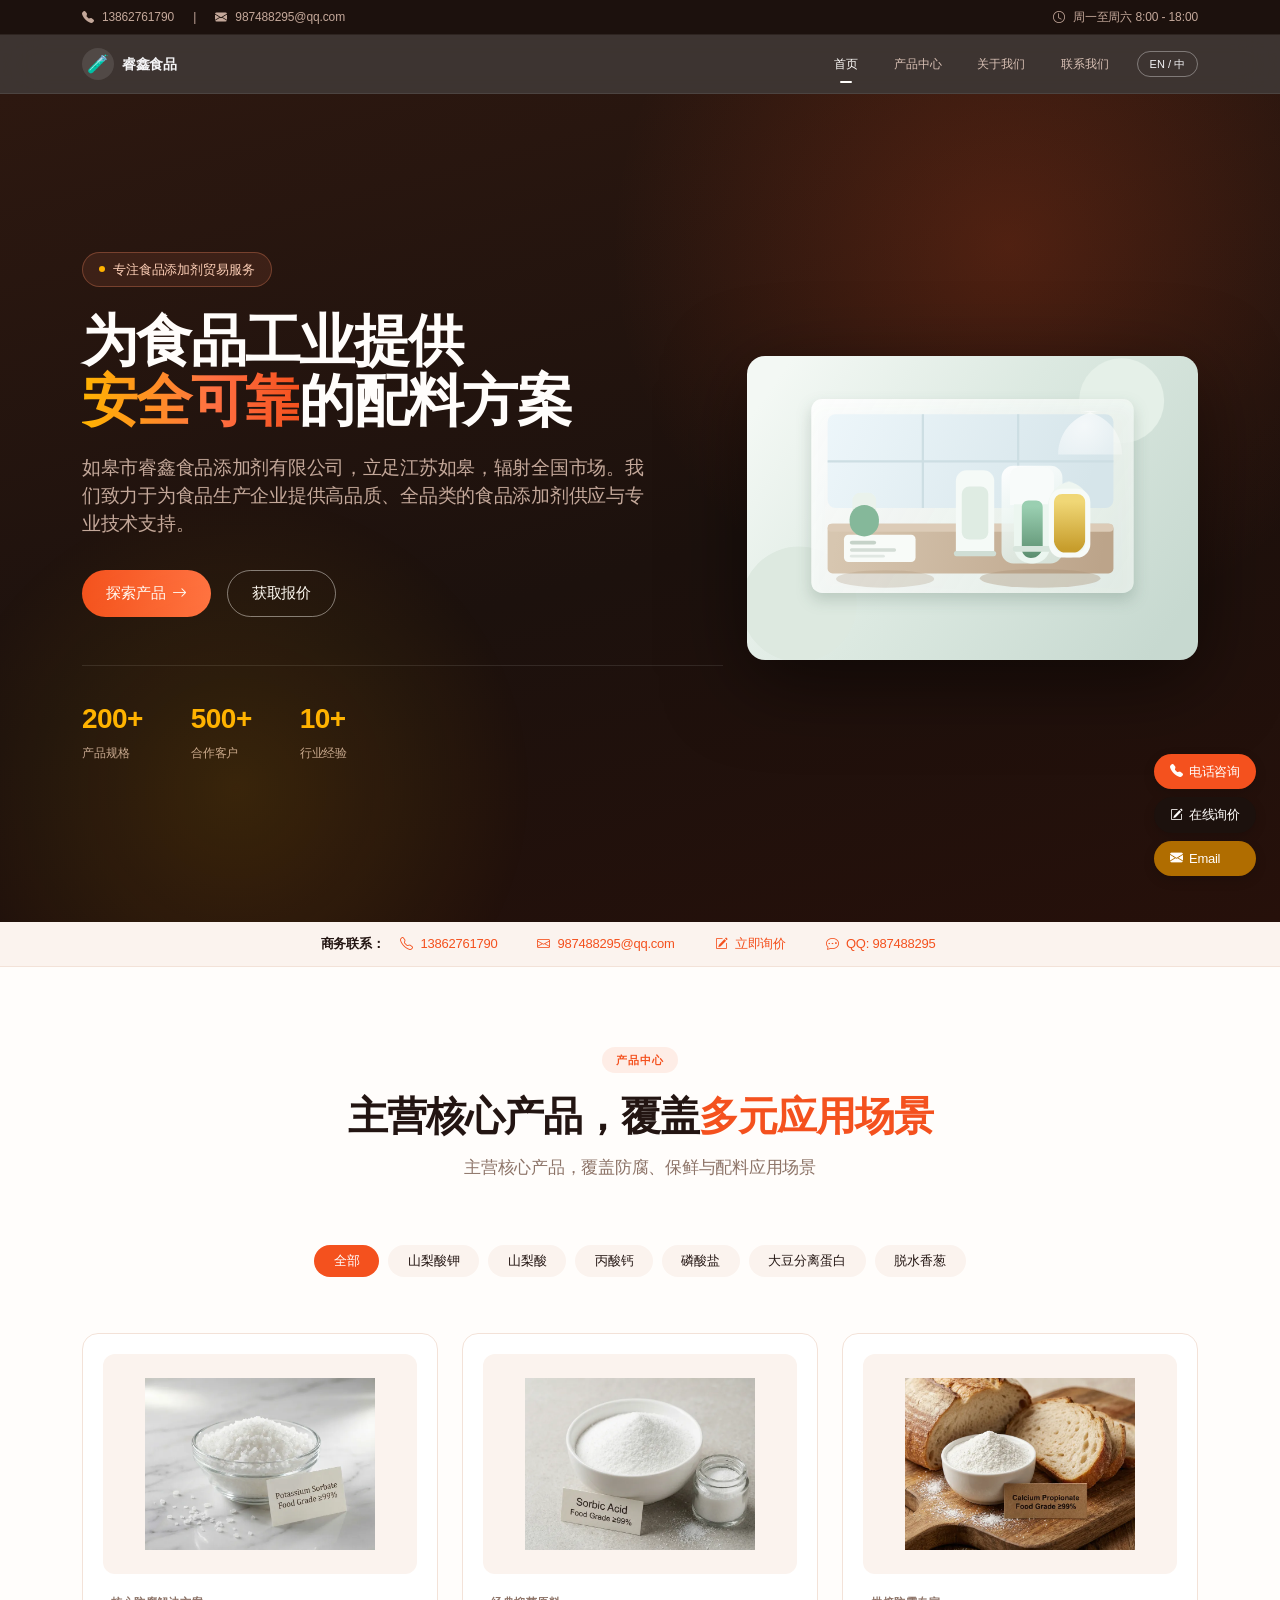
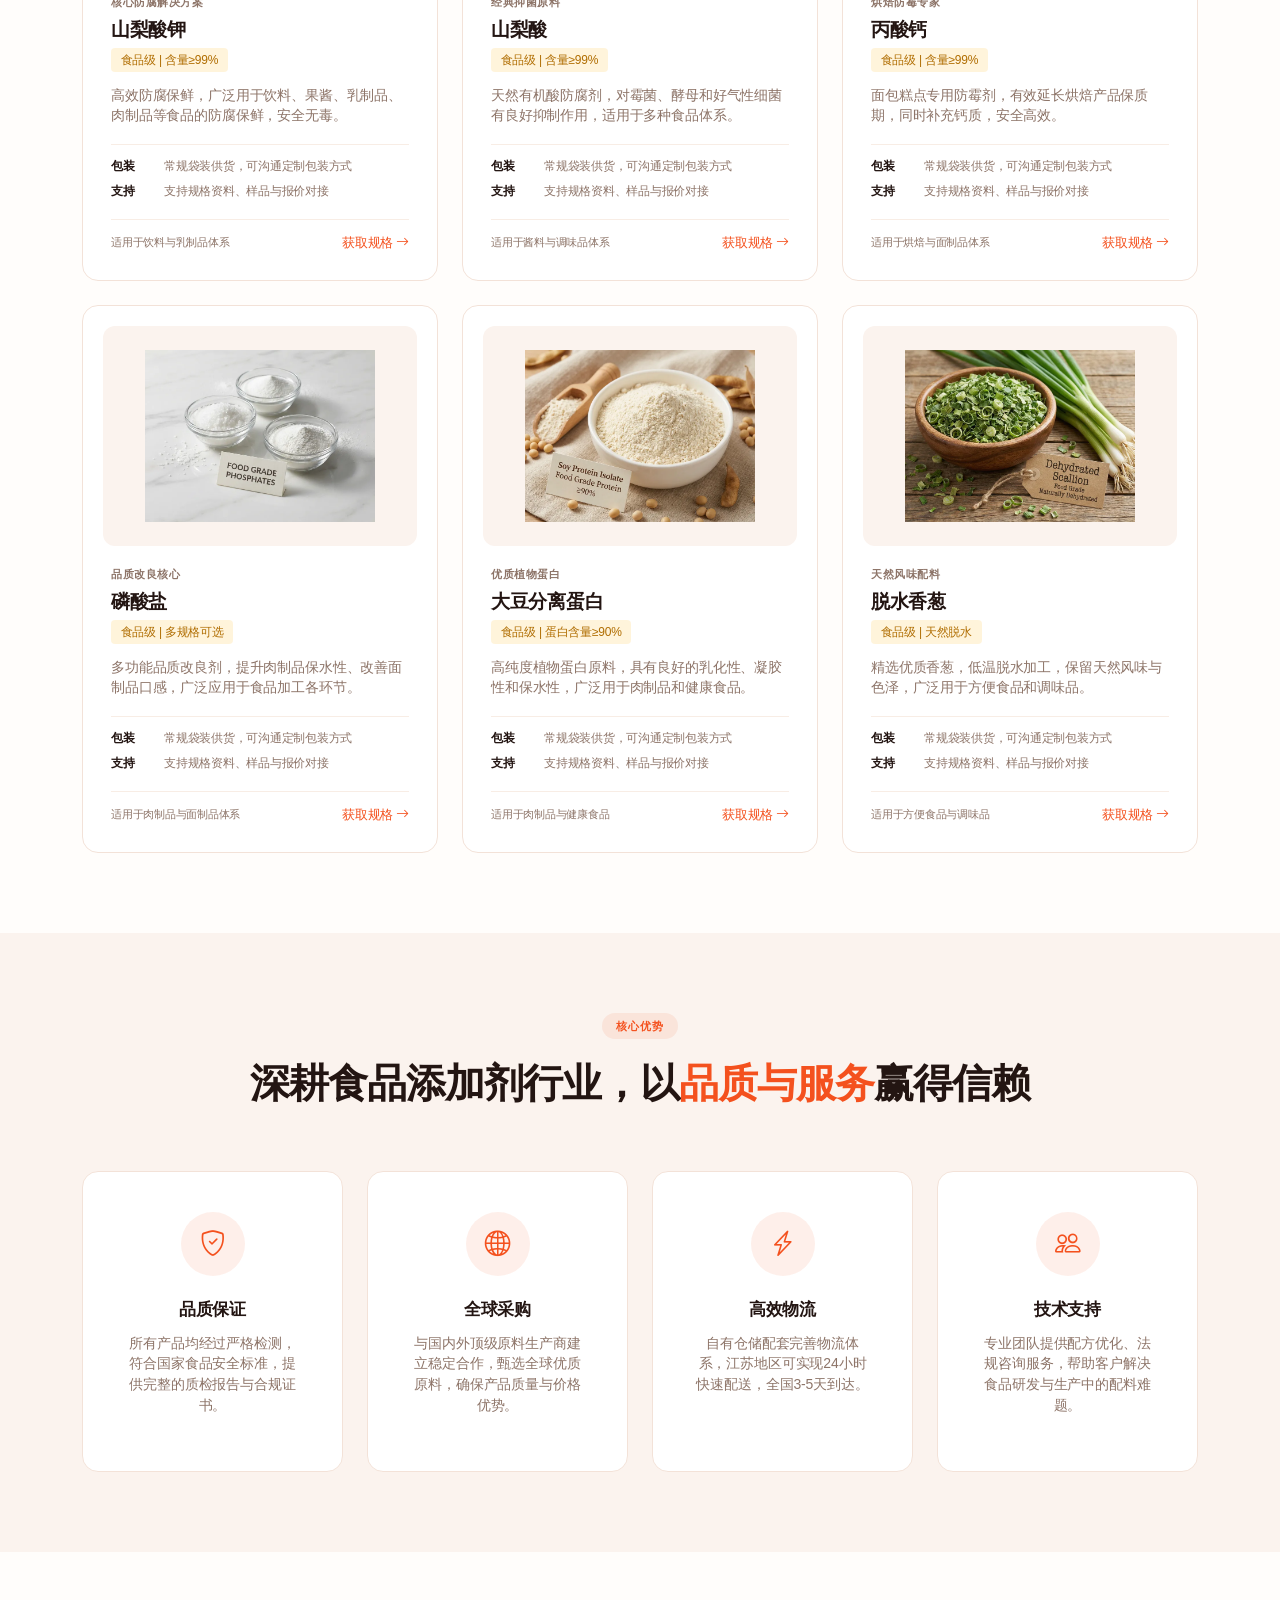
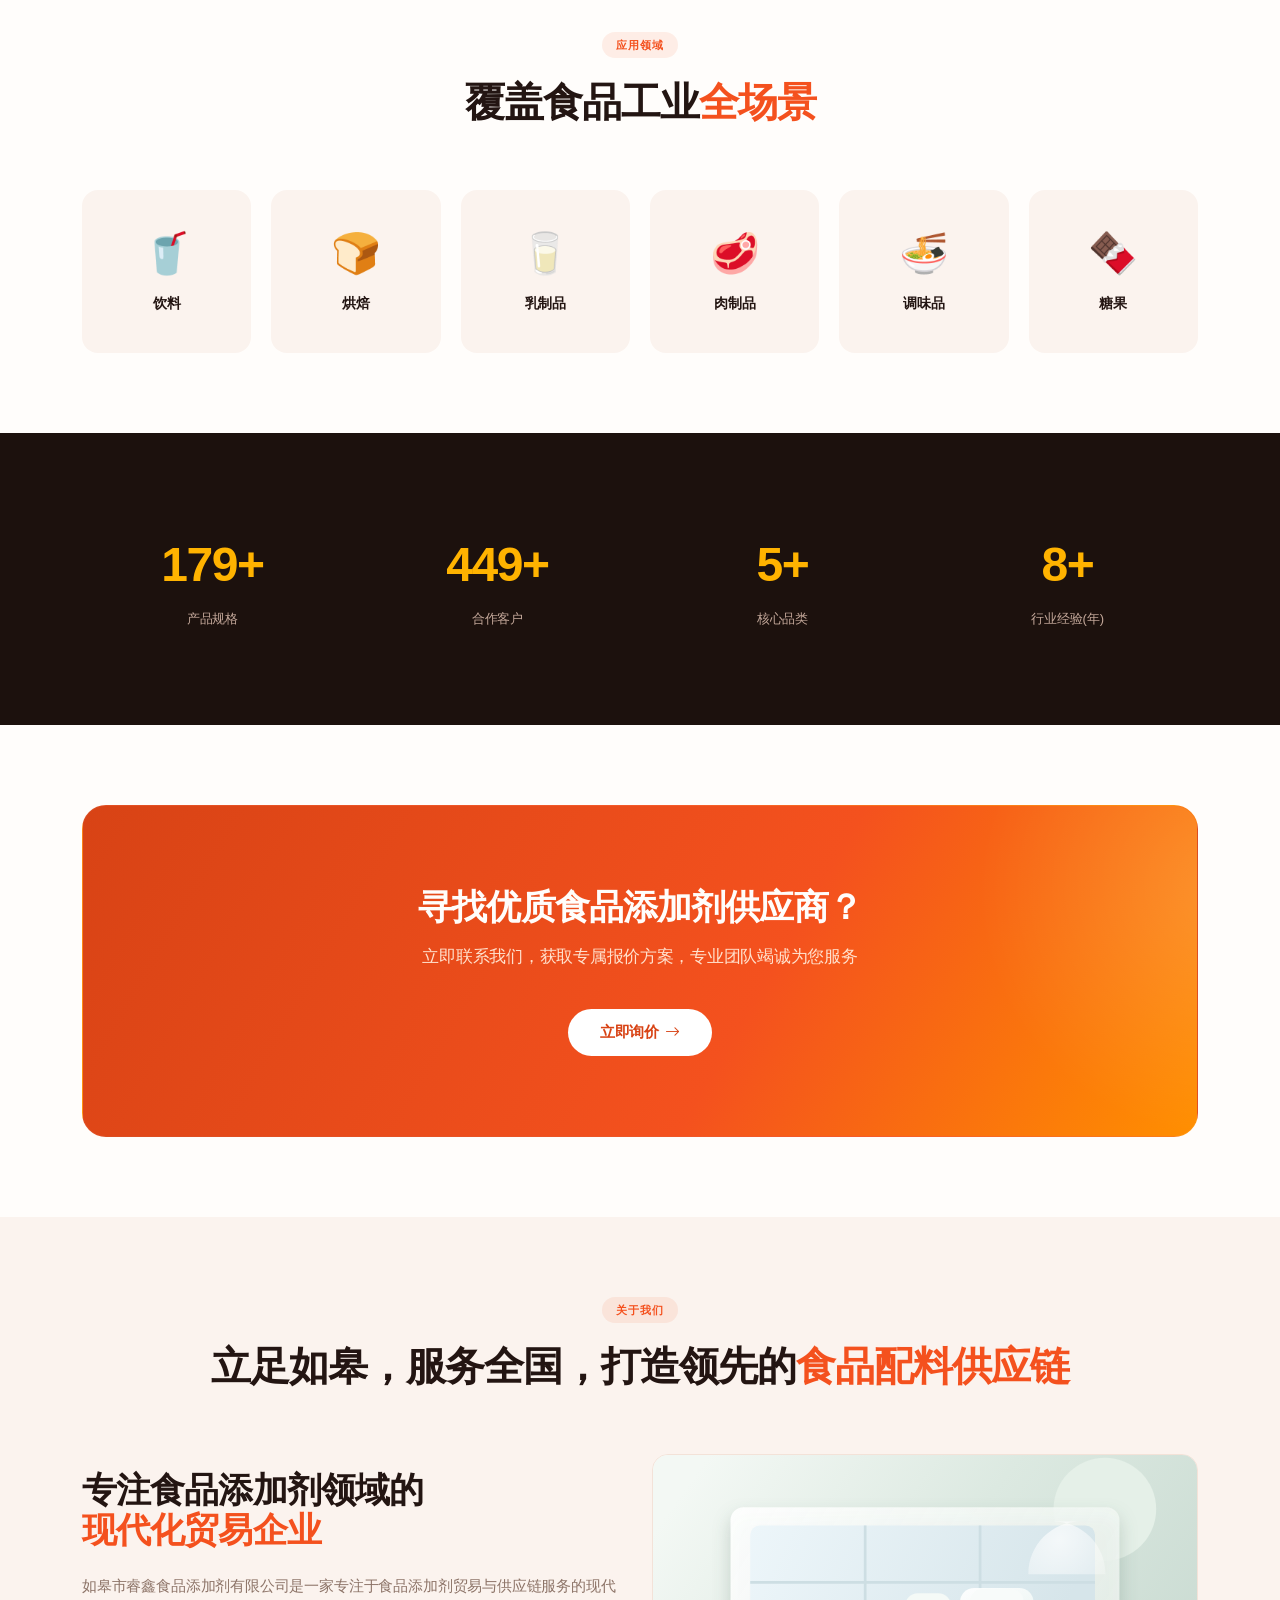
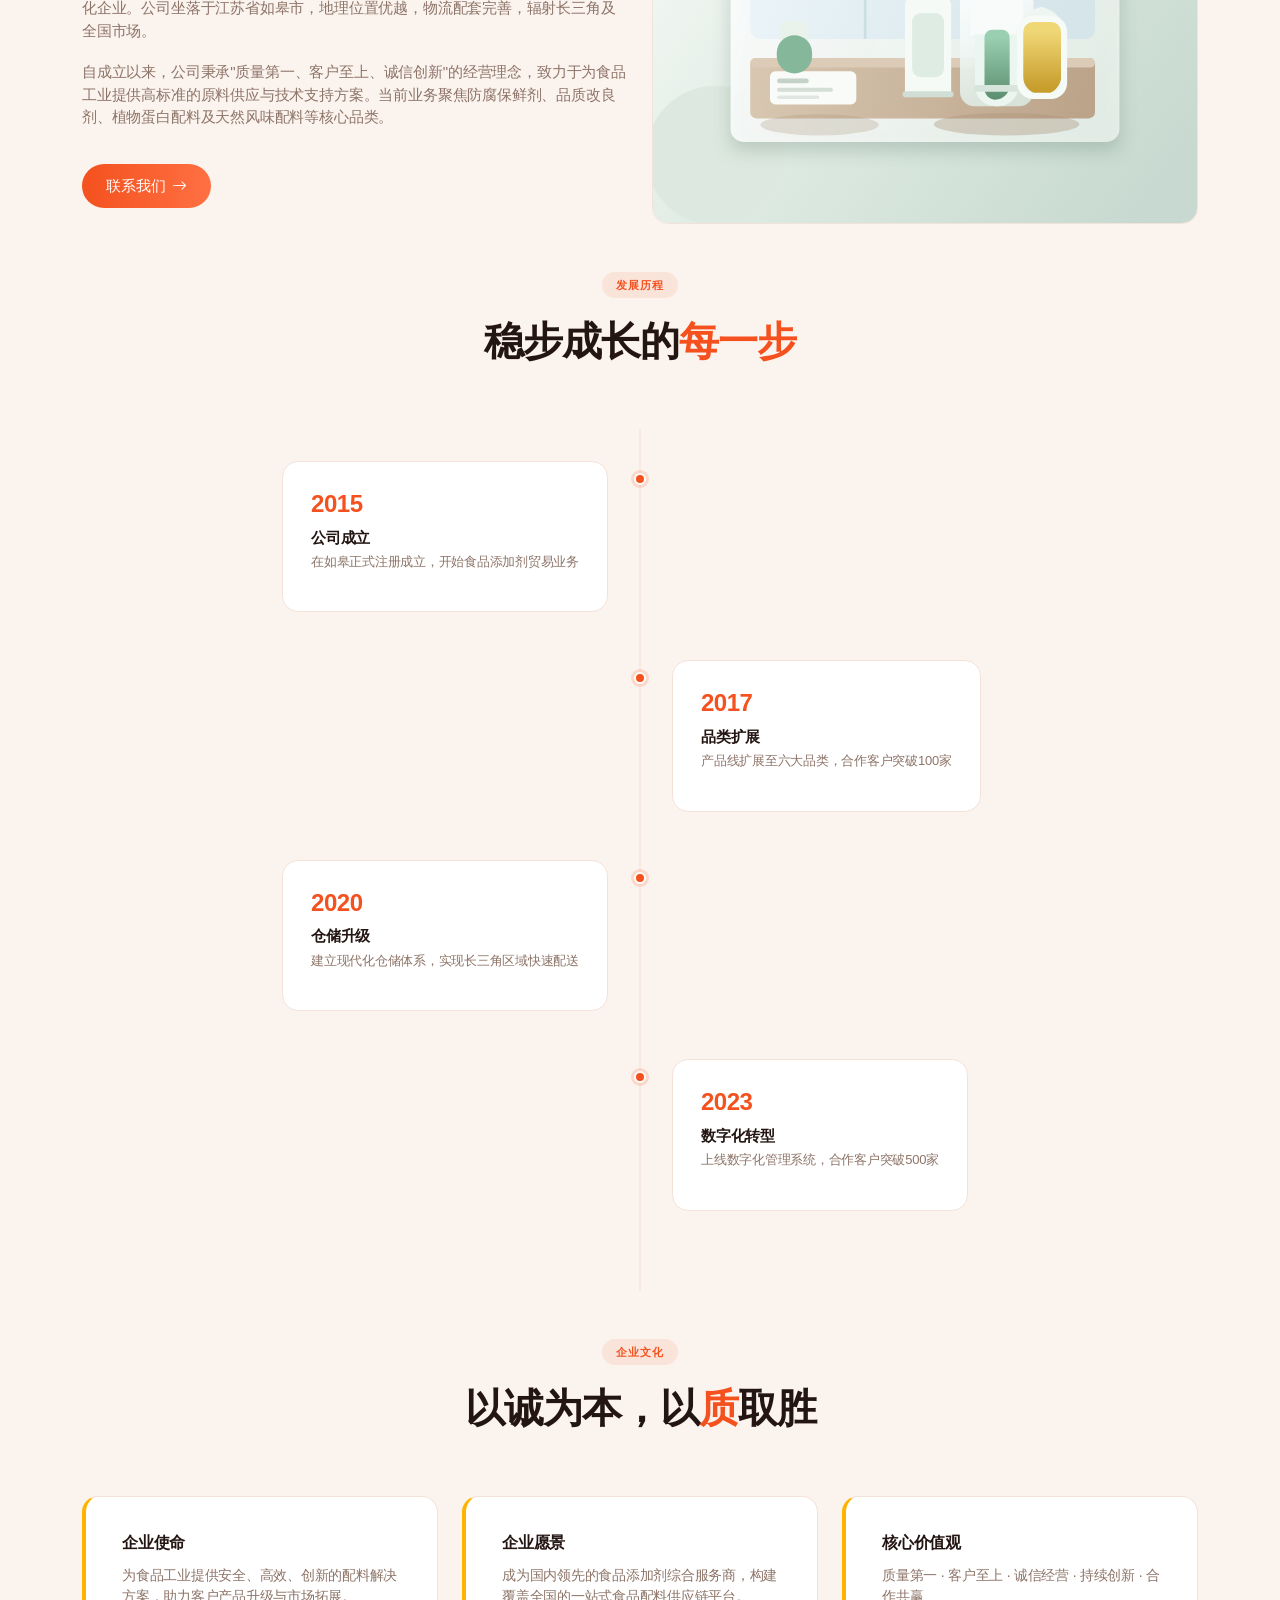
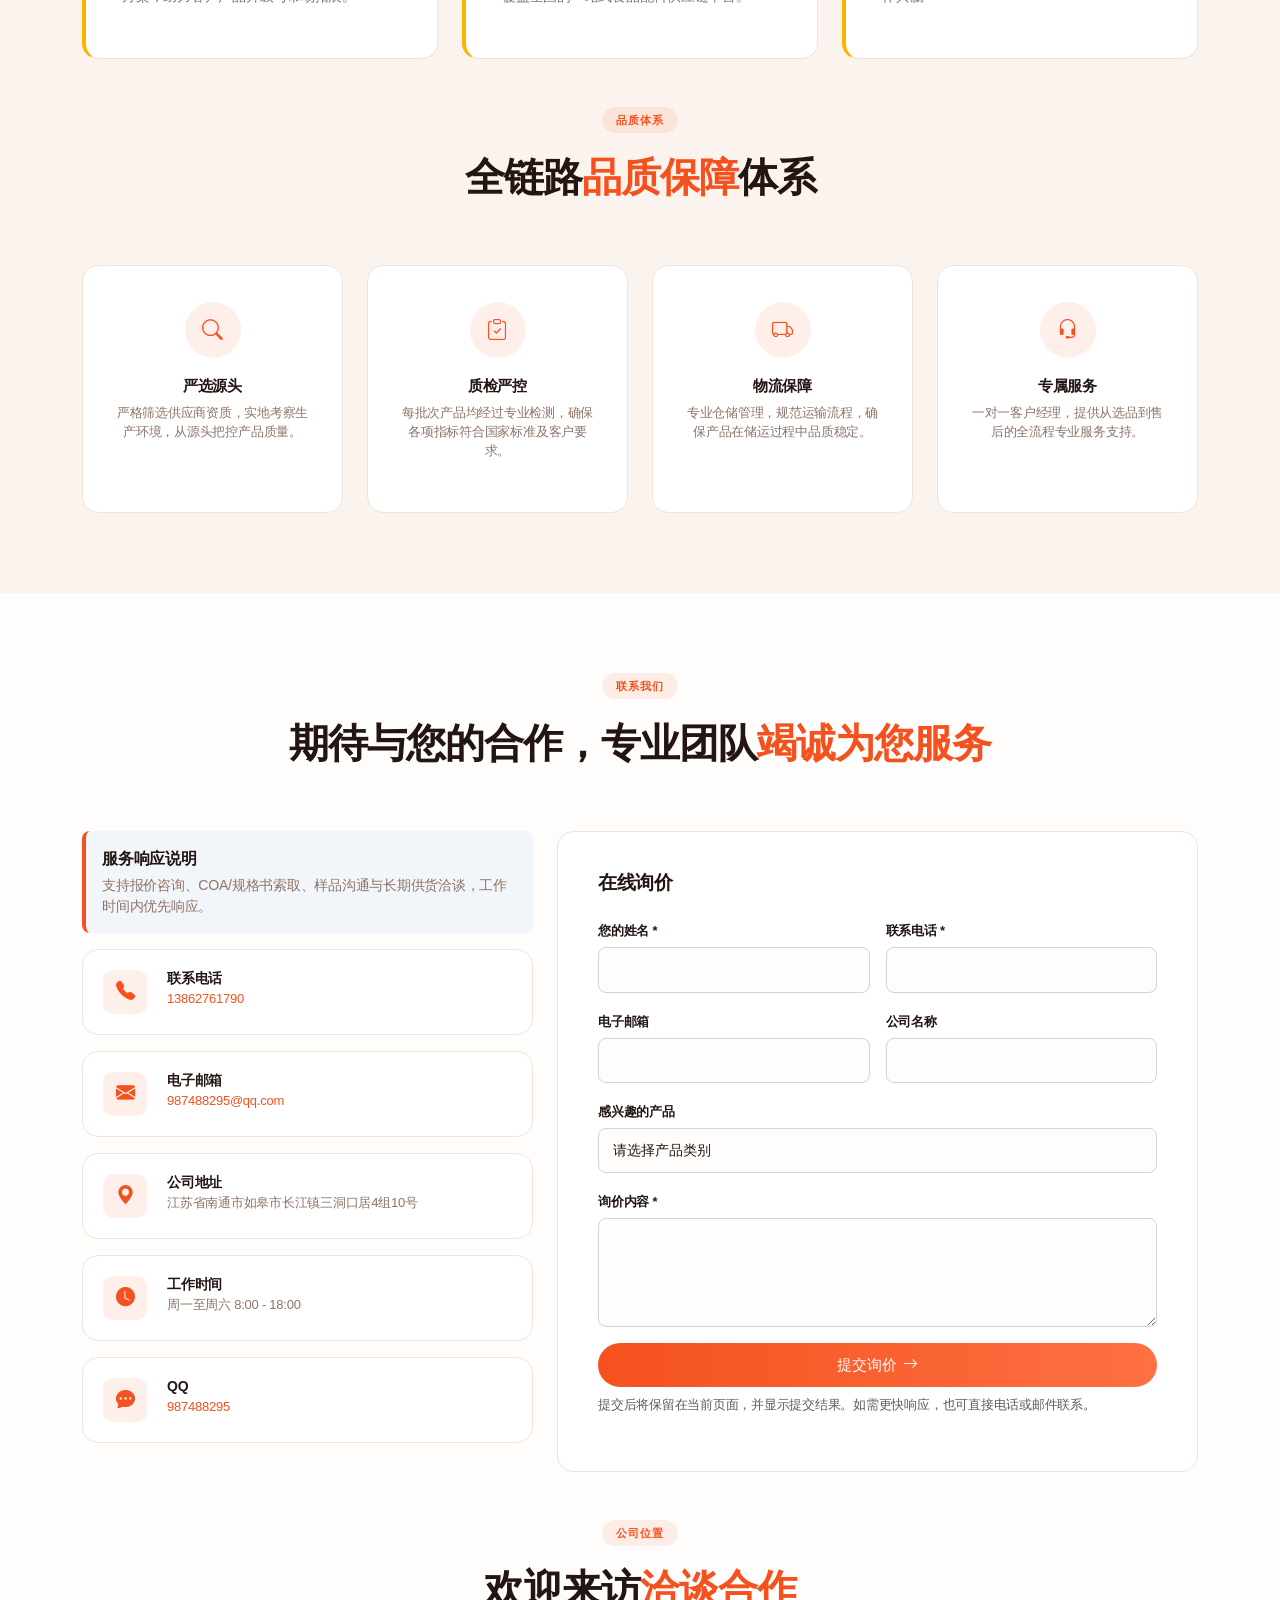
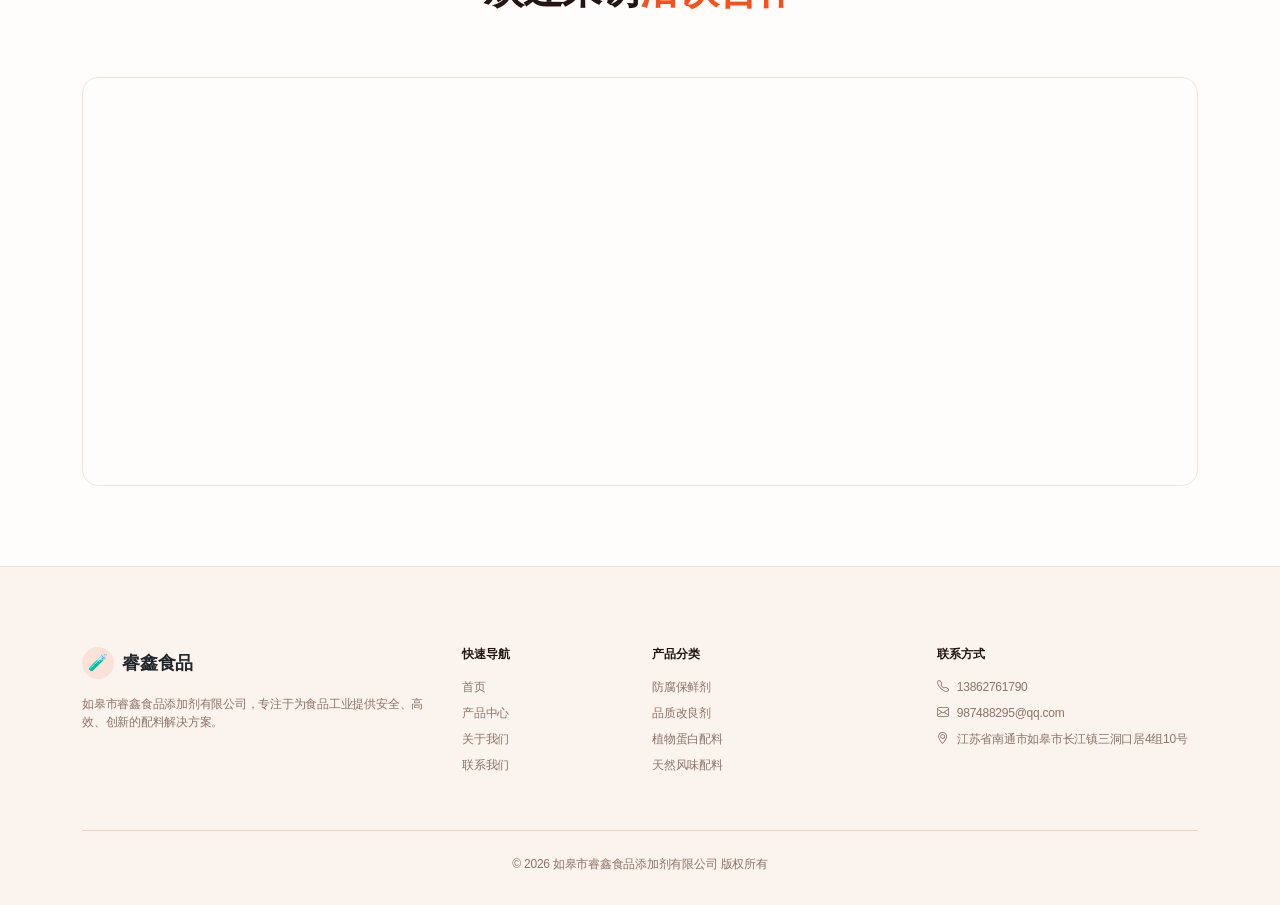
<file: variants/sunset.html>
<!DOCTYPE html>
<html lang="zh-CN">
<head>
    <meta charset="UTF-8">
    <meta name="viewport" content="width=device-width, initial-scale=1.0">
    <title>落日橙晖 Sunset · 睿鑫食品风格变体</title>
    <meta name="description" content="如皋市睿鑫食品添加剂有限公司，专注食品添加剂贸易与供应链服务，提供防腐保鲜剂、品质改良剂、植物蛋白配料及天然风味配料等专业食品配料方案。">
    <meta name="keywords" content="食品添加剂,防腐保鲜剂,品质改良剂,植物蛋白配料,天然风味配料,磷酸盐,山梨酸钾,大豆分离蛋白,如皋,睿鑫食品">
    <meta property="og:type" content="website">
    <meta property="og:title" content="如皋市睿鑫食品添加剂有限公司 | 专业的防腐保鲜与食品配料供应商">
    <meta property="og:description" content="专注食品添加剂领域，为您提供防腐保鲜剂、品质改良剂、植物蛋白及天然风味配料等安全可靠的食品配料方案。">
    <meta property="og:image" content="https://ruixinfood.com/images/og-image.svg">
    <meta property="og:url" content="https://ruixinfood.com/">
    <link rel="canonical" href="https://ruixinfood.com/">
    <meta name="theme-color" content="#0066cc">
    <link rel="icon" href="data:image/svg+xml,%3Csvg xmlns='http://www.w3.org/2000/svg' viewBox='0 0 100 100'%3E%3Ccircle cx='50' cy='50' r='48' fill='%230066cc'/%3E%3Ctext x='50' y='68' font-size='52' text-anchor='middle' fill='%23fff' font-family='sans-serif' font-weight='600'%3E%E7%9D%BF%3C/text%3E%3C/svg%3E">

    <!-- JSON-LD Structured Data for SEO -->
    <script type="application/ld+json">
    {
      "@context": "https://schema.org",
      "@type": "LocalBusiness",
      "name": "如皋市睿鑫食品添加剂有限公司",
      "alternateName": "Rugao Ruixin Food Additives Co., Ltd.",
      "image": "images/og-image.svg",
      "telephone": "13862761790",
      "email": "987488295@qq.com",
      "address": {
        "@type": "PostalAddress",
        "streetAddress": "三洞口居4组10号",
        "addressLocality": "如皋市",
        "addressRegion": "江苏省",
        "addressCountry": "CN"
      },
      "url": "https://ruixinfood.com",
      "priceRange": "$$",
      "description": "专业的食品添加剂与配料方案供应商，主营山梨酸钾、山梨酸、丙酸钙、磷酸盐、大豆分离蛋白及脱水香葱等优质防腐保鲜与食品添加原料。"
    }
    </script>

    <link rel="preconnect" href="https://cdn.jsdelivr.net" crossorigin>
    <!-- Bootstrap 5 CSS -->
    <link href="https://cdn.jsdelivr.net/npm/bootstrap@5.3.3/dist/css/bootstrap.min.css" rel="stylesheet">
    <!-- Bootstrap Icons -->
    <link href="https://cdn.jsdelivr.net/npm/bootstrap-icons@1.11.3/font/bootstrap-icons.min.css" rel="stylesheet">
    <!-- AOS Animation -->
    <link href="https://cdn.jsdelivr.net/npm/aos@2.3.4/dist/aos.css" rel="stylesheet">

        <style>
        :root {
            --primary: #0066cc;
            --primary-dark: #0055b3;
            --primary-light: #2997ff;
            --accent: #0066cc;
            --accent-dark: #0055b3;
            --dark: #1d1d1f;
            --dark-light: #272729;
            --gray-100: #f5f5f7;
            --gray-200: #e0e0e0;
            --gray-600: #7a7a7a;
            --white: #ffffff;
            --font-body: "SF Pro Text", "SF Pro Display", -apple-system, BlinkMacSystemFont, "PingFang SC", "Segoe UI", "Microsoft YaHei", Roboto, sans-serif;
            --shadow-sm: none;
            --shadow-md: none;
            --shadow-lg: none;
            --transition: all 0.2s cubic-bezier(0.25, 1, 0.5, 1);
        }

        * { margin: 0; padding: 0; box-sizing: border-box; }

        html { scroll-behavior: smooth; scroll-padding-top: 76px; }

        ::selection { background: rgba(0, 102, 204, 0.2); }

        a:focus-visible, button:focus-visible, .form-control:focus-visible, .form-select:focus-visible {
            outline: 2px solid var(--primary-focus, #0071e3);
            outline-offset: 2px;
        }

        @media (prefers-reduced-motion: reduce) {
            html { scroll-behavior: auto; }
            *, *::before, *::after {
                animation-duration: 0.01ms !important;
                animation-iteration-count: 1 !important;
                transition-duration: 0.01ms !important;
            }
        }

        body {
            font-family: var(--font-body);
            color: var(--dark);
            background-color: var(--white);
            line-height: 1.5;
            letter-spacing: -0.015em;
            overflow-x: hidden;
            -webkit-font-smoothing: antialiased;
            -moz-osx-font-smoothing: grayscale;
        }

        /* ─── Top Bar ─── */
        .top-bar {
            background: #121212;
            color: #a1a1a6;
            font-size: 12px;
            padding: 0.5rem 0;
            border-bottom: 1px solid rgba(255, 255, 255, 0.08);
            letter-spacing: -0.01em;
        }
        .top-bar a { color: #a1a1a6; text-decoration: none; transition: var(--transition); }
        .top-bar a:hover { color: var(--white); }
        .top-bar .bi { margin-right: 0.3rem; }

        /* ─── Navbar ─── */
        .navbar {
            background: rgba(22, 22, 23, 0.8) !important;
            backdrop-filter: saturate(180%) blur(20px);
            -webkit-backdrop-filter: saturate(180%) blur(20px);
            border-bottom: 1px solid rgba(255, 255, 255, 0.08);
            padding: 0.5rem 0;
            transition: var(--transition);
        }
        .navbar.scrolled {
            background: rgba(22, 22, 23, 0.85) !important;
        }
        .navbar-brand {
            font-weight: 600;
            font-size: 14px;
            color: #f5f5f7 !important;
            display: flex;
            align-items: center;
            gap: 0.5rem;
            letter-spacing: -0.02em;
        }
        .navbar-brand .brand-icon {
            width: 32px; height: 32px;
            background: rgba(255,255,255,0.1);
            border-radius: 50%;
            display: flex; align-items: center; justify-content: center;
            color: #fff; font-size: 1.1rem;
            box-shadow: none;
            transition: var(--transition);
        }
        .navbar-brand:hover .brand-icon {
            background: rgba(255,255,255,0.2);
        }
        .nav-link {
            font-size: 12px;
            font-weight: 400;
            color: #cccccc !important;
            padding: 0.5rem 1rem !important;
            transition: var(--transition);
            position: relative;
            letter-spacing: -0.01em;
        }
        .nav-link:hover, .nav-link.active {
            color: var(--white) !important;
        }
        .nav-link.active::after {
            content: '';
            position: absolute;
            bottom: -2px; left: 50%;
            transform: translateX(-50%);
            width: 12px; height: 2px;
            background: var(--white);
            border-radius: 1px;
        }
        .btn-lang {
            border: 1px solid rgba(255,255,255,0.35);
            color: #f5f5f7;
            font-size: 11px;
            font-weight: 400;
            padding: 0.25rem 0.75rem;
            border-radius: 9999px;
            background: transparent;
            cursor: pointer;
            transition: var(--transition);
        }
        .btn-lang:hover {
            background: rgba(255, 255, 255, 0.1);
            border-color: var(--white);
            color: var(--white);
        }

        /* ─── Hero Section ─── */
        .hero-section {
            background: #000000;
            min-height: 92vh;
            display: flex;
            align-items: center;
            position: relative;
            overflow: hidden;
            color: var(--white);
        }
        .hero-section::before {
            content: '';
            position: absolute;
            top: -30%; right: -10%;
            width: 800px; height: 800px;
            background: radial-gradient(circle, rgba(0, 102, 204, 0.15) 0%, transparent 70%);
            border-radius: 50%;
            pointer-events: none;
        }
        .hero-section::after {
            content: '';
            position: absolute;
            bottom: -20%; left: -5%;
            width: 600px; height: 600px;
            background: radial-gradient(circle, rgba(41, 151, 255, 0.08) 0%, transparent 70%);
            border-radius: 50%;
            pointer-events: none;
        }
        .hero-badge {
            display: inline-flex;
            align-items: center;
            gap: 0.5rem;
            background: rgba(255, 255, 255, 0.06);
            border: 1px solid rgba(255, 255, 255, 0.12);
            padding: 0.4rem 1rem;
            border-radius: 9999px;
            font-size: 13px;
            margin-bottom: 1.5rem;
            color: #f5f5f7;
            letter-spacing: -0.01em;
        }
        .hero-badge .dot {
            width: 6px; height: 6px;
            background: var(--primary-light);
            border-radius: 50%;
            animation: pulse 2s infinite;
        }
        @keyframes pulse {
            0%, 100% { opacity: 1; }
            50% { opacity: 0.4; }
        }
        .hero-section h1 {
            font-family: "SF Pro Display", var(--font-body);
            font-size: clamp(2.2rem, 5vw, 3.5rem);
            font-weight: 600;
            line-height: 1.07;
            letter-spacing: -0.03em;
            margin-bottom: 1.5rem;
        }
        .hero-section h1 .highlight {
            background: linear-gradient(180deg, #ffffff 0%, #a1a1a6 100%);
            -webkit-background-clip: text;
            -webkit-text-fill-color: transparent;
            background-clip: text;
        }
        .hero-section .lead {
            font-size: 19px;
            font-weight: 300;
            color: #a1a1a6;
            max-width: 580px;
            margin-bottom: 2rem;
            line-height: 1.47;
            letter-spacing: -0.015em;
        }
        .hero-stats {
            display: flex;
            gap: 3rem;
            margin-top: 3rem;
            padding-top: 2rem;
            border-top: 1px solid rgba(255, 255, 255, 0.1);
        }
        .hero-stat strong {
            display: block;
            font-size: 28px;
            font-weight: 600;
            color: var(--white);
            letter-spacing: -0.02em;
        }
        .hero-stat span {
            font-size: 12px;
            color: #a1a1a6;
            letter-spacing: -0.01em;
        }
        .hero-img-wrapper {
            position: relative;
            text-align: center;
        }
        .hero-img-wrapper img {
            max-width: 100%;
            filter: drop-shadow(0 20px 40px rgba(0,0,0,0.5));
            border-radius: 18px;
            transition: var(--transition);
        }
        .hero-img-wrapper img:hover {
            transform: scale(1.01);
            filter: drop-shadow(0 25px 50px rgba(0,0,0,0.6));
        }

        /* ─── Buttons ─── */
        .btn-primary-custom, .btn-accent {
            background: var(--primary);
            color: var(--white);
            border: none;
            padding: 11px 24px;
            border-radius: 9999px;
            font-weight: 400;
            font-size: 15px;
            transition: var(--transition);
            text-decoration: none;
            display: inline-flex;
            align-items: center;
            gap: 0.4rem;
            box-shadow: none !important;
            cursor: pointer;
            letter-spacing: -0.01em;
        }
        .btn-primary-custom:hover, .btn-accent:hover {
            background: var(--primary-focus, #0071e3);
            color: var(--white);
        }
        .btn-primary-custom:active, .btn-accent:active {
            transform: scale(0.96);
        }
        .btn-outline-custom {
            border: 1px solid rgba(255,255,255,0.45);
            color: var(--white);
            padding: 11px 24px;
            border-radius: 9999px;
            font-weight: 400;
            font-size: 15px;
            transition: var(--transition);
            text-decoration: none;
            display: inline-flex;
            align-items: center;
            gap: 0.4rem;
            background: transparent;
            cursor: pointer;
            letter-spacing: -0.01em;
        }
        .btn-outline-custom:hover {
            background: rgba(255, 255, 255, 0.1);
            border-color: var(--white);
            color: var(--white);
        }
        .btn-outline-custom:active {
            transform: scale(0.96);
        }
        .btn-pill-light {
            background: var(--gray-100);
            color: var(--dark);
            border: none;
            padding: 11px 24px;
            border-radius: 9999px;
            font-weight: 400;
            font-size: 14px;
            transition: var(--transition);
            cursor: pointer;
            letter-spacing: -0.01em;
        }
        .btn-pill-light:hover { background: #e8e8ed; color: var(--dark); }
        .btn-pill-light:active { transform: scale(0.96); }

        /* ─── Section Styles ─── */
        .section-padding { padding: 80px 0; }
        .section-bg { background: var(--gray-100); }

        .section-header {
            text-align: center;
            margin-bottom: 4rem;
        }
        .section-badge {
            display: inline-block;
            padding: 0.3rem 0.9rem;
            background: rgba(0, 102, 204, 0.08);
            border: none;
            border-radius: 9999px;
            font-size: 11px;
            color: var(--primary);
            font-weight: 600;
            letter-spacing: 0.08em;
            text-transform: uppercase;
            margin-bottom: 1.2rem;
        }
        .section-header h2 {
            font-family: "SF Pro Display", var(--font-body);
            font-size: clamp(1.8rem, 3.5vw, 2.5rem);
            font-weight: 600;
            color: var(--dark);
            letter-spacing: -0.025em;
            margin-bottom: 1rem;
        }
        .section-header h2 em {
            font-style: normal;
            color: var(--primary);
        }
        .section-header p {
            color: var(--gray-600);
            font-size: 17px;
            font-weight: 400;
            max-width: 600px;
            margin: 0 auto;
            line-height: 1.47;
            letter-spacing: -0.015em;
        }

        /* ─── Contact Strip ─── */
        .contact-strip {
            background: var(--gray-100);
            border-bottom: 1px solid #e5e5e7;
            color: var(--dark);
            padding: 0.75rem 0;
            font-size: 13px;
        }
        .contact-strip a {
            color: var(--primary);
            text-decoration: none;
            margin-right: 1.5rem;
            font-weight: 400;
            transition: var(--transition);
        }
        .contact-strip a:hover { opacity: 0.8; }
        .contact-strip .bi { color: var(--primary); margin-right: 0.25rem; }

        /* ─── Product Cards ─── */
        .product-filter {
            display: flex;
            flex-wrap: wrap;
            justify-content: center;
            gap: 0.6rem;
            margin-bottom: 3.5rem;
        }
        .filter-btn {
            padding: 0.4rem 1.2rem;
            border: none;
            border-radius: 9999px;
            background: var(--gray-100);
            font-size: 13px;
            font-weight: 400;
            color: var(--dark);
            cursor: pointer;
            transition: var(--transition);
        }
        .filter-btn:hover { background: #e8e8ed; }
        .filter-btn:active { transform: scale(0.96); }
        .filter-btn.active {
            background: var(--dark);
            color: var(--white);
        }

        .product-card {
            background: var(--white);
            border-radius: 18px;
            overflow: hidden;
            box-shadow: none;
            transition: var(--transition);
            height: 100%;
            border: 1px solid #e5e5e7;
            padding: 1.25rem;
            display: flex;
            flex-direction: column;
        }
        .product-card:hover {
            border-color: #d2d2d7;
        }
        .product-card-img {
            height: 220px;
            overflow: hidden;
            background: var(--gray-100);
            border-radius: 12px;
            padding: 1.5rem;
            display: flex;
            align-items: center;
            justify-content: center;
            transition: var(--transition);
        }
        .product-card-img img {
            max-width: 100%;
            max-height: 100%;
            object-fit: contain;
            transition: transform 0.4s cubic-bezier(0.25, 1, 0.5, 1), filter 0.4s ease;
        }
        .product-card:hover .product-card-img img {
            transform: scale(1.05);
            filter: drop-shadow(0 8px 24px rgba(0,0,0,0.12));
        }
        .product-card-body {
            padding: 1.25rem 0.5rem 0.5rem 0.5rem;
            display: flex;
            flex-direction: column;
            flex-grow: 1;
        }
        .product-tagline {
            font-size: 11px;
            color: var(--gray-600);
            font-weight: 600;
            text-transform: uppercase;
            letter-spacing: 0.05em;
            margin-bottom: 0.5rem;
        }
        .product-card-body h3 {
            font-family: "SF Pro Text", var(--font-body);
            font-size: 19px;
            font-weight: 600;
            color: var(--dark);
            margin-bottom: 0.4rem;
            letter-spacing: -0.015em;
        }
        .product-spec {
            font-size: 12px;
            color: var(--primary);
            font-weight: 400;
            margin-bottom: 0.8rem;
            padding: 0.2rem 0.6rem;
            background: rgba(0,102,204,0.06);
            border-radius: 4px;
            display: inline-block;
            width: fit-content;
        }
        .product-card-body p {
            font-size: 14px;
            color: var(--gray-600);
            margin-bottom: 1.2rem;
            line-height: 1.43;
            letter-spacing: -0.01em;
        }
        .product-facts {
            display: flex;
            flex-direction: column;
            gap: 0.5rem;
            margin-top: auto;
            margin-bottom: 1.2rem;
            padding-top: 0.8rem;
            border-top: 1px solid #f5f5f7;
        }
        .product-fact {
            font-size: 12px;
            color: var(--gray-600);
            line-height: 1.4;
        }
        .product-fact strong {
            color: var(--dark);
            margin-right: 0.5rem;
            min-width: 45px;
            display: inline-block;
        }
        .product-card-footer {
            display: flex;
            justify-content: space-between;
            align-items: center;
            padding-top: 0.8rem;
            border-top: 1px solid #f5f5f7;
        }
        .product-card-footer .note {
            font-size: 11px;
            color: var(--gray-600);
        }
        .product-card-footer a {
            color: var(--primary);
            font-weight: 400;
            font-size: 13px;
            text-decoration: none;
            transition: var(--transition);
            display: inline-flex;
            align-items: center;
            gap: 0.2rem;
        }
        .product-card-footer a:hover { opacity: 0.85; }

        /* ─── Features / Why Us ─── */
        .feature-card {
            background: var(--white);
            border-radius: 18px;
            padding: 2.5rem;
            text-align: center;
            box-shadow: none;
            transition: var(--transition);
            height: 100%;
            border: 1px solid #e5e5e7;
        }
        .feature-card:hover {
            border-color: #d2d2d7;
        }
        .feature-icon {
            width: 64px; height: 64px;
            background: rgba(0,102,204,0.06);
            border-radius: 50%;
            display: flex; align-items: center; justify-content: center;
            margin: 0 auto 1.5rem;
            font-size: 1.6rem;
            color: var(--primary);
        }
        .feature-card h3 {
            font-size: 17px;
            font-weight: 600;
            color: var(--dark);
            margin-bottom: 0.8rem;
            letter-spacing: -0.015em;
        }
        .feature-card p {
            font-size: 14px;
            color: var(--gray-600);
            line-height: 1.47;
            letter-spacing: -0.01em;
        }

        /* ─── Application Areas ─── */
        .app-grid {
            display: grid;
            grid-template-columns: repeat(6, 1fr);
            gap: 1.25rem;
        }
        .app-item {
            text-align: center;
            padding: 2rem 1rem;
            background: var(--gray-100);
            border-radius: 18px;
            box-shadow: none;
            transition: var(--transition);
            border: 1px solid transparent;
        }
        .app-item:hover {
            background: var(--white);
            border-color: #d2d2d7;
            transform: translateY(-2px);
        }
        .app-item .app-icon {
            font-size: 2.5rem;
            margin-bottom: 0.8rem;
            transition: transform 0.3s cubic-bezier(0.25, 1, 0.5, 1);
            display: inline-block;
        }
        .app-item:hover .app-icon {
            transform: scale(1.15);
        }
        .app-item h4 {
            font-size: 14px;
            font-weight: 600;
            color: var(--dark);
            letter-spacing: -0.012em;
        }

        /* ─── Stats Section ─── */
        .stats-section {
            background: #1d1d1f;
            color: var(--white);
            padding: 80px 0;
            position: relative;
        }
        .stat-item {
            text-align: center;
            padding: 1rem;
        }
        .stat-number {
            font-family: "SF Pro Display", var(--font-body);
            font-size: 48px;
            font-weight: 600;
            color: var(--white);
            display: block;
            letter-spacing: -0.03em;
        }
        .stat-label {
            font-size: 13px;
            color: #a1a1a6;
            margin-top: 0.5rem;
            letter-spacing: -0.01em;
        }

        /* ─── CTA Section ─── */
        .cta-section {
            background: #1d1d1f;
            border-radius: 24px;
            padding: 5rem 3rem;
            text-align: center;
            color: var(--white);
            position: relative;
            overflow: hidden;
            border: 1px solid rgba(255,255,255,0.05);
        }
        .cta-section::before {
            content: '';
            position: absolute;
            top: -50%; right: -25%;
            width: 500px; height: 500px;
            background: radial-gradient(circle, rgba(0,102,204,0.12) 0%, transparent 70%);
            border-radius: 50%;
            pointer-events: none;
        }
        .cta-section h2 { 
            font-family: "SF Pro Display", var(--font-body);
            font-size: 2.2rem; 
            font-weight: 600; 
            margin-bottom: 1rem; 
            letter-spacing: -0.025em;
        }
        .cta-section p { 
            font-size: 17px; 
            color: #a1a1a6; 
            margin-bottom: 2.5rem; 
            font-weight: 300;
            letter-spacing: -0.015em;
        }
        .btn-accent {
            background: var(--primary);
            color: var(--white);
            border: none;
            padding: 12px 32px;
            border-radius: 9999px;
            font-weight: 400;
            font-size: 15px;
            transition: var(--transition);
            text-decoration: none;
            display: inline-flex;
            align-items: center;
            gap: 0.4rem;
        }
        .btn-accent:hover {
            background: var(--primary-focus, #0071e3);
            color: var(--white);
        }

        /* ─── About Section ─── */
        .about-content h2 {
            font-family: "SF Pro Display", var(--font-body);
            font-size: 2.2rem;
            font-weight: 600;
            color: var(--dark);
            margin-bottom: 1.5rem;
            letter-spacing: -0.025em;
            line-height: 1.15;
        }
        .about-content h2 em {
            font-style: normal;
            color: var(--primary);
        }
        .about-content p {
            color: var(--gray-600);
            margin-bottom: 1.2rem;
            font-size: 15px;
            line-height: 1.5;
            letter-spacing: -0.012em;
        }
        .about-image {
            border-radius: 18px;
            overflow: hidden;
            box-shadow: none;
            border: 1px solid #e5e5e7;
        }
        .about-image img {
            width: 100%;
            height: 100%;
            object-fit: cover;
            transition: var(--transition);
        }
        .about-image:hover img {
            transform: scale(1.02);
        }

        /* ─── Timeline ─── */
        .timeline {
            position: relative;
            padding: 2rem 0;
        }
        .timeline::before {
            content: '';
            position: absolute;
            left: 50%;
            transform: translateX(-50%);
            width: 1px;
            height: 100%;
            background: var(--gray-200);
            top: 0;
        }
        .timeline-item {
            display: flex;
            justify-content: flex-end;
            padding-right: calc(50% + 2rem);
            margin-bottom: 3rem;
            position: relative;
        }
        .timeline-item:nth-child(even) {
            justify-content: flex-start;
            padding-right: 0;
            padding-left: calc(50% + 2rem);
        }
        .timeline-item::before {
            content: '';
            position: absolute;
            left: calc(50% - 6px);
            top: 0.75rem;
            width: 12px; height: 12px;
            background: var(--primary);
            border: 2px solid var(--white);
            border-radius: 50%;
            box-shadow: 0 0 0 3px rgba(0, 102, 204, 0.15);
            z-index: 1;
        }
        .timeline-content {
            background: var(--white);
            padding: 1.5rem 1.75rem;
            border-radius: 18px;
            box-shadow: none;
            border: 1px solid #e5e5e7;
            max-width: 440px;
        }
        .timeline-content:hover {
            border-color: #d2d2d7;
        }
        .timeline-year {
            font-family: "SF Pro Display", var(--font-body);
            font-size: 1.5rem;
            font-weight: 600;
            color: var(--primary);
            margin-bottom: 0.4rem;
            letter-spacing: -0.02em;
        }
        .timeline-content h4 {
            font-size: 15px;
            font-weight: 600;
            color: var(--dark);
            margin-bottom: 0.4rem;
            letter-spacing: -0.012em;
        }
        .timeline-content p {
            font-size: 13px;
            color: var(--gray-600);
            line-height: 1.43;
        }

        /* ─── Values ─── */
        .value-card {
            background: var(--white);
            border-radius: 18px;
            padding: 2.25rem;
            box-shadow: none;
            transition: var(--transition);
            height: 100%;
            border: 1px solid #e5e5e7;
            border-left: 4px solid var(--primary);
        }
        .value-card:hover {
            border-color: #d2d2d7;
        }
        .value-card h3 {
            font-size: 16px;
            font-weight: 600;
            color: var(--dark);
            margin-bottom: 0.8rem;
            letter-spacing: -0.015em;
        }
        .value-card p {
            font-size: 14px;
            color: var(--gray-600);
            line-height: 1.47;
        }

        /* ─── Quality System ─── */
        .quality-card {
            text-align: center;
            padding: 2.25rem 1.75rem;
            background: var(--white);
            border-radius: 18px;
            box-shadow: none;
            transition: var(--transition);
            height: 100%;
            border: 1px solid #e5e5e7;
        }
        .quality-card:hover {
            border-color: #d2d2d7;
        }
        .quality-icon {
            width: 56px; height: 56px;
            background: rgba(0, 102, 204, 0.06);
            border-radius: 50%;
            display: flex; align-items: center; justify-content: center;
            margin: 0 auto 1.2rem;
            color: var(--primary);
            font-size: 1.3rem;
        }
        .quality-card h3 {
            font-size: 15px;
            font-weight: 600;
            color: var(--dark);
            margin-bottom: 0.6rem;
            letter-spacing: -0.015em;
        }
        .quality-card p {
            font-size: 13px;
            color: var(--gray-600);
            line-height: 1.43;
        }

        /* ─── Contact Section ─── */
        .contact-info-card {
            display: flex;
            align-items: flex-start;
            gap: 1.25rem;
            padding: 1.25rem;
            background: var(--white);
            border-radius: 18px;
            box-shadow: none;
            border: 1px solid #e5e5e7;
            margin-bottom: 1rem;
            transition: var(--transition);
        }
        .contact-info-card:hover {
            border-color: #d2d2d7;
        }
        .ci-icon {
            width: 44px; height: 44px;
            background: rgba(0, 102, 204, 0.06);
            border-radius: 10px;
            display: flex; align-items: center; justify-content: center;
            font-size: 1.2rem;
            color: var(--primary);
            flex-shrink: 0;
        }
        .contact-info-card h4 {
            font-size: 14px;
            font-weight: 600;
            color: var(--dark);
            margin-bottom: 0.2rem;
            letter-spacing: -0.012em;
        }
        .contact-info-card p {
            font-size: 13px;
            color: var(--gray-600);
            margin: 0;
            line-height: 1.4;
        }
        .contact-info-card a {
            color: var(--primary);
            text-decoration: none;
            font-weight: 400;
        }
        .contact-info-card a:hover { opacity: 0.85; }

        .contact-form-wrapper {
            background: var(--white);
            border-radius: 18px;
            padding: 2.5rem;
            box-shadow: none;
            border: 1px solid #e5e5e7;
        }
        .contact-form-wrapper h3 {
            font-size: 19px;
            font-weight: 600;
            color: var(--dark);
            margin-bottom: 1.5rem;
            letter-spacing: -0.015em;
        }
        .form-control, .form-select {
            border: 1px solid #d2d2d7;
            border-radius: 8px;
            padding: 0.7rem 0.9rem;
            font-size: 14px;
            background: var(--white);
            transition: var(--transition);
            color: var(--dark);
        }
        .form-control:focus, .form-select:focus {
            border-color: var(--primary);
            box-shadow: 0 0 0 4px rgba(0, 102, 204, 0.15);
            outline: none;
        }
        .form-label {
            font-size: 13px;
            font-weight: 600;
            color: var(--dark);
            margin-bottom: 0.4rem;
        }

        /* ─── Map ─── */
        .map-container {
            border-radius: 18px;
            overflow: hidden;
            border: 1px solid #e5e5e7;
        }
        .map-container iframe {
            width: 100%;
            height: 400px;
            border: none;
        }

        /* ─── Footer ─── */
        .footer {
            background: var(--gray-100);
            color: var(--gray-600);
            border-top: 1px solid #e5e5e7;
            padding: 5rem 0 2rem;
            font-size: 12px;
            line-height: 1.5;
        }
        .footer h5 {
            color: var(--dark);
            font-weight: 600;
            margin-bottom: 1rem;
            font-size: 12px;
            letter-spacing: -0.012em;
        }
        .footer p { font-size: 12px; }
        .footer a {
            color: #515154;
            text-decoration: none;
            transition: var(--transition);
            display: block;
            margin-bottom: 0.5rem;
            font-size: 12px;
        }
        .footer a:hover { color: var(--dark); }
        .footer-bottom {
            border-top: 1px solid #d2d2d7;
            padding-top: 1.5rem;
            margin-top: 3rem;
            text-align: center;
            color: var(--gray-600);
        }
        .footer .brand-icon-sm {
            width: 32px; height: 32px;
            background: rgba(0, 0, 0, 0.05);
            border-radius: 50%;
            display: inline-flex; align-items: center; justify-content: center;
            color: var(--dark); font-size: 1rem;
        }

        /* ─── Floating Contact ─── */
        .contact-float {
            position: fixed;
            bottom: 1.5rem;
            right: 1.5rem;
            display: flex;
            flex-direction: column;
            gap: 0.5rem;
            z-index: 999;
        }
        .contact-float a {
            display: flex;
            align-items: center;
            gap: 0.4rem;
            padding: 0.5rem 1rem;
            border-radius: 9999px;
            font-size: 13px;
            font-weight: 400;
            text-decoration: none;
            color: var(--white);
            box-shadow: 0 4px 12px rgba(0,0,0,0.15);
            transition: var(--transition);
        }
        .contact-float a:hover { transform: translateY(-2px); opacity: 0.95; }
        .contact-float .float-phone { background: var(--primary); }
        .contact-float .float-inquiry { background: var(--dark); }
        .contact-float .float-email { background: #515154; }

        /* ─── Toast ─── */
        .toast-msg {
            position: fixed;
            top: 5rem;
            left: 50%;
            transform: translateX(-50%) translateY(-20px);
            background: var(--dark);
            color: var(--white);
            padding: 0.6rem 1.75rem;
            border-radius: 9999px;
            font-size: 13px;
            z-index: 9999;
            opacity: 0;
            transition: all 0.3s cubic-bezier(0.25, 1, 0.5, 1);
            pointer-events: none;
            box-shadow: 0 4px 12px rgba(0,0,0,0.15);
        }
        .toast-msg.show {
            opacity: 1;
            transform: translateX(-50%) translateY(0);
        }

        .form-status {
            padding: 0.75rem 1rem;
            border-radius: 8px;
            font-size: 13px;
            margin-bottom: 1rem;
            display: none;
            line-height: 1.4;
        }
        .form-status.show { display: block; }
        .form-status.success { background: #e3f9eb; color: #116834; border: 1px solid #c2f0d1; }
        .form-status.error { background: #fdf0f0; color: #b12c2c; border: 1px solid #f9d5d5; }

        /* ─── Language Toggle ─── */
        .t-en { display: none; }
        .lang-en .t-zh { display: none; }
        .lang-en .t-en { display: inline; }

        /* ─── Back to Top ─── */
        .back-to-top {
            position: fixed;
            bottom: 1.5rem;
            left: 1.5rem;
            width: 44px; height: 44px;
            background: rgba(255, 255, 255, 0.8);
            border: 1px solid rgba(0, 0, 0, 0.08);
            color: var(--dark);
            backdrop-filter: blur(10px);
            -webkit-backdrop-filter: blur(10px);
            border-radius: 50%;
            display: flex; align-items: center; justify-content: center;
            font-size: 1.1rem;
            z-index: 999;
            opacity: 0;
            visibility: hidden;
            transition: var(--transition);
            box-shadow: 0 4px 12px rgba(0,0,0,0.08);
            cursor: pointer;
        }
        .back-to-top.show { opacity: 1; visibility: visible; }
        .back-to-top:hover { transform: translateY(-3px); background: var(--white); }

        /* ─── Responsive ─── */
        @media (max-width: 991px) {
            .hero-stats { flex-wrap: wrap; gap: 1.5rem; }
            .app-grid { grid-template-columns: repeat(3, 1fr); }
            .timeline::before { left: 0; }
            .timeline-item { padding-right: 0; padding-left: 2rem; justify-content: flex-start; }
            .timeline-item:nth-child(even) { padding-left: 2rem; }
            .timeline-item::before { left: -6px; }
        }
        @media (max-width: 767px) {
            .hero-stats { flex-direction: column; gap: 1rem; }
            .app-grid { grid-template-columns: repeat(2, 1fr); }
            .section-padding { padding: 48px 0; }
            .contact-float a span:not(.bi) { display: none; }
            .contact-float a { padding: 0.65rem; border-radius: 50%; }
        }
        @media (max-width: 480px) {
            .app-grid { grid-template-columns: repeat(2, 1fr); gap: 0.8rem; }
        }
    </style>
    <link rel="stylesheet" href="themes/sunset.css">
</head>
<body>

    <!-- Top Bar -->
    <div class="top-bar d-none d-lg-block">
        <div class="container d-flex justify-content-between align-items-center">
            <div>
                <a href="tel:13862761790"><i class="bi bi-telephone-fill"></i> 13862761790</a>
                <span class="mx-3">|</span>
                <a href="mailto:987488295@qq.com"><i class="bi bi-envelope-fill"></i> 987488295@qq.com</a>
            </div>
            <div>
                <span><i class="bi bi-clock"></i>
                    <span class="t-zh">周一至周六 8:00 - 18:00</span>
                    <span class="t-en">Mon - Sat 8:00 AM - 6:00 PM</span>
                </span>
            </div>
        </div>
    </div>

    <!-- Navbar -->
    <nav class="navbar navbar-expand-lg sticky-top" id="navbar">
        <div class="container">
            <a class="navbar-brand" href="#home">
                <div class="brand-icon">🧪</div>
                <span class="t-zh">睿鑫食品</span>
                <span class="t-en">Ruixin Food</span>
            </a>
            <button class="navbar-toggler" type="button" data-bs-toggle="collapse" data-bs-target="#navbarNav" aria-controls="navbarNav" aria-expanded="false" aria-label="切换导航菜单">
                <span class="navbar-toggler-icon"></span>
            </button>
            <div class="collapse navbar-collapse justify-content-end" id="navbarNav">
                <ul class="navbar-nav align-items-center gap-1">
                    <li class="nav-item"><a class="nav-link active" href="#home"><span class="t-zh">首页</span><span class="t-en">Home</span></a></li>
                    <li class="nav-item"><a class="nav-link" href="#products"><span class="t-zh">产品中心</span><span class="t-en">Products</span></a></li>
                    <li class="nav-item"><a class="nav-link" href="#about"><span class="t-zh">关于我们</span><span class="t-en">About</span></a></li>
                    <li class="nav-item"><a class="nav-link" href="#contact"><span class="t-zh">联系我们</span><span class="t-en">Contact</span></a></li>
                    <li class="nav-item ms-2">
                        <button class="btn-lang" onclick="toggleLang()" aria-label="Switch language / 切换语言">EN / 中</button>
                    </li>
                </ul>
            </div>
        </div>
    </nav>

    <!-- Hero Section -->
    <section class="hero-section" id="home">
        <div class="container">
            <div class="row align-items-center">
                <div class="col-lg-7" data-aos="fade-right" data-aos-duration="1000">
                    <div class="hero-badge">
                        <span class="dot"></span>
                        <span class="t-zh">专注食品添加剂贸易服务</span>
                        <span class="t-en">Professional Food Additive Trading</span>
                    </div>
                    <h1>
                        <span class="t-zh">为食品工业提供<br><span class="highlight">安全可靠</span>的配料方案</span>
                        <span class="t-en">Providing <span class="highlight">Safe & Reliable</span><br>Ingredient Solutions</span>
                    </h1>
                    <p class="lead">
                        <span class="t-zh">如皋市睿鑫食品添加剂有限公司，立足江苏如皋，辐射全国市场。我们致力于为食品生产企业提供高品质、全品类的食品添加剂供应与专业技术支持。</span>
                        <span class="t-en">Rugao Ruixin Food Additives Co., Ltd. is based in Rugao, Jiangsu, serving the national market with high-quality food additive supply and professional technical support.</span>
                    </p>
                    <div class="d-flex gap-3 flex-wrap">
                        <a href="#products" class="btn-primary-custom">
                            <span class="t-zh">探索产品</span><span class="t-en">Explore Products</span> <i class="bi bi-arrow-right"></i>
                        </a>
                        <a href="#contact" class="btn-outline-custom">
                            <span class="t-zh">获取报价</span><span class="t-en">Get Quote</span>
                        </a>
                    </div>
                    <div class="hero-stats">
                        <div class="hero-stat">
                            <strong>200+</strong>
                            <span class="t-zh">产品规格</span>
                            <span class="t-en">Product Specs</span>
                        </div>
                        <div class="hero-stat">
                            <strong>500+</strong>
                            <span class="t-zh">合作客户</span>
                            <span class="t-en">Partner Clients</span>
                        </div>
                        <div class="hero-stat">
                            <strong>10+</strong>
                            <span class="t-zh">行业经验</span>
                            <span class="t-en">Years Experience</span>
                        </div>
                    </div>
                </div>
                <div class="col-lg-5 d-none d-lg-block" data-aos="fade-left" data-aos-duration="1000" data-aos-delay="200">
                    <div class="hero-img-wrapper">
                        <img src="../images/food_lab_hero.svg" alt="睿鑫食品实验室">
                    </div>
                </div>
            </div>
        </div>
    </section>

    <!-- Quick Contact Strip -->
    <div class="contact-strip">
        <div class="container d-flex flex-wrap align-items-center justify-content-center gap-3">
            <span class="fw-bold">
                <span class="t-zh">商务联系：</span>
                <span class="t-en">Business Contact:</span>
            </span>
            <a href="tel:13862761790"><i class="bi bi-telephone"></i> 13862761790</a>
            <a href="mailto:987488295@qq.com"><i class="bi bi-envelope"></i> 987488295@qq.com</a>
            <a href="#contact"><i class="bi bi-pencil-square"></i> <span class="t-zh">立即询价</span><span class="t-en">Quick Inquiry</span></a>
            <a href="tencent://message/?uin=987488295&Site=Ruixin&Menu=yes"><i class="bi bi-chat-dots"></i> QQ: 987488295</a>
        </div>
    </div>

    <!-- Products Section -->
    <section id="products" class="section-padding">
        <div class="container">
            <div class="section-header" data-aos="fade-up">
                <span class="section-badge">
                    <span class="t-zh">产品中心</span>
                    <span class="t-en">PRODUCTS</span>
                </span>
                <h2>
                    <span class="t-zh">主营核心产品，覆盖<em>多元应用场景</em></span>
                    <span class="t-en">Core Products Covering <em>Diverse Applications</em></span>
                </h2>
                <p>
                    <span class="t-zh">主营核心产品，覆盖防腐、保鲜与配料应用场景</span>
                    <span class="t-en">Core products covering preservation, freshness retention, and ingredient application scenarios</span>
                </p>
            </div>

            <!-- Product Filter -->
            <div class="product-filter" data-aos="fade-up">
                <button class="filter-btn active" data-filter="all"><span class="t-zh">全部</span><span class="t-en">All</span></button>
                <button class="filter-btn" data-filter="potassium-sorbate"><span class="t-zh">山梨酸钾</span><span class="t-en">Potassium Sorbate</span></button>
                <button class="filter-btn" data-filter="sorbic-acid"><span class="t-zh">山梨酸</span><span class="t-en">Sorbic Acid</span></button>
                <button class="filter-btn" data-filter="calcium-propionate"><span class="t-zh">丙酸钙</span><span class="t-en">Calcium Propionate</span></button>
                <button class="filter-btn" data-filter="phosphate"><span class="t-zh">磷酸盐</span><span class="t-en">Phosphates</span></button>
                <button class="filter-btn" data-filter="soy-protein"><span class="t-zh">大豆分离蛋白</span><span class="t-en">Soy Protein Isolate</span></button>
                <button class="filter-btn" data-filter="dehydrated-scallion"><span class="t-zh">脱水香葱</span><span class="t-en">Dehydrated Scallion</span></button>
            </div>

            <!-- Product Grid -->
            <div class="row g-4" id="productGrid">
                <!-- 山梨酸钾 -->
                <div class="col-lg-4 col-md-6 product-item" data-category="potassium-sorbate" data-aos="fade-up">
                    <div class="product-card">
                        <div class="product-card-img">
                            <img src="../images/prod_potassium_sorbate.webp" alt="山梨酸钾" loading="lazy" decoding="async">
                        </div>
                        <div class="product-card-body">
                            <div class="product-tagline"><span class="t-zh">核心防腐解决方案</span><span class="t-en">Core Preservation Solution</span></div>
                            <h3><span class="t-zh">山梨酸钾</span><span class="t-en">Potassium Sorbate</span></h3>
                            <span class="product-spec"><span class="t-zh">食品级 | 含量≥99%</span><span class="t-en">Food Grade | Purity ≥99%</span></span>
                            <p><span class="t-zh">高效防腐保鲜，广泛用于饮料、果酱、乳制品、肉制品等食品的防腐保鲜，安全无毒。</span><span class="t-en">Efficient preservative widely used in beverages, jams, dairy and meat products. Safe and non-toxic.</span></p>
                            <div class="product-facts">
                                <div class="product-fact"><strong><span class="t-zh">包装</span><span class="t-en">Pack</span></strong><span class="t-zh">常规袋装供货，可沟通定制包装方式</span><span class="t-en">Standard bagged supply with packaging options on request</span></div>
                                <div class="product-fact"><strong><span class="t-zh">支持</span><span class="t-en">Support</span></strong><span class="t-zh">支持规格资料、样品与报价对接</span><span class="t-en">Documentation, samples, and quotation support available</span></div>
                            </div>
                            <div class="product-card-footer">
                                <span class="note"><span class="t-zh">适用于饮料与乳制品体系</span><span class="t-en">For beverage and dairy systems</span></span>
                                <a href="#" data-bs-toggle="modal" data-bs-target="#modal-potassium-sorbate"><span class="t-zh">获取规格</span><span class="t-en">Get Specs</span> <i class="bi bi-arrow-right"></i></a>
                            </div>
                        </div>
                    </div>
                </div>

                <!-- 山梨酸 -->
                <div class="col-lg-4 col-md-6 product-item" data-category="sorbic-acid" data-aos="fade-up" data-aos-delay="100">
                    <div class="product-card">
                        <div class="product-card-img">
                            <img src="../images/prod_sorbic_acid.webp" alt="山梨酸" loading="lazy" decoding="async">
                        </div>
                        <div class="product-card-body">
                            <div class="product-tagline"><span class="t-zh">经典抑菌原料</span><span class="t-en">Classic Antimicrobial Ingredient</span></div>
                            <h3><span class="t-zh">山梨酸</span><span class="t-en">Sorbic Acid</span></h3>
                            <span class="product-spec"><span class="t-zh">食品级 | 含量≥99%</span><span class="t-en">Food Grade | Purity ≥99%</span></span>
                            <p><span class="t-zh">天然有机酸防腐剂，对霉菌、酵母和好气性细菌有良好抑制作用，适用于多种食品体系。</span><span class="t-en">Natural organic acid preservative with excellent inhibition of molds, yeasts, and aerobic bacteria.</span></p>
                            <div class="product-facts">
                                <div class="product-fact"><strong><span class="t-zh">包装</span><span class="t-en">Pack</span></strong><span class="t-zh">常规袋装供货，可沟通定制包装方式</span><span class="t-en">Standard bagged supply with packaging options on request</span></div>
                                <div class="product-fact"><strong><span class="t-zh">支持</span><span class="t-en">Support</span></strong><span class="t-zh">支持规格资料、样品与报价对接</span><span class="t-en">Documentation, samples, and quotation support available</span></div>
                            </div>
                            <div class="product-card-footer">
                                <span class="note"><span class="t-zh">适用于酱料与调味品体系</span><span class="t-en">For sauces and condiment systems</span></span>
                                <a href="#" data-bs-toggle="modal" data-bs-target="#modal-sorbic-acid"><span class="t-zh">获取规格</span><span class="t-en">Get Specs</span> <i class="bi bi-arrow-right"></i></a>
                            </div>
                        </div>
                    </div>
                </div>

                <!-- 丙酸钙 -->
                <div class="col-lg-4 col-md-6 product-item" data-category="calcium-propionate" data-aos="fade-up" data-aos-delay="200">
                    <div class="product-card">
                        <div class="product-card-img">
                            <img src="../images/prod_calcium_propionate.webp" alt="丙酸钙" loading="lazy" decoding="async">
                        </div>
                        <div class="product-card-body">
                            <div class="product-tagline"><span class="t-zh">烘焙防霉专家</span><span class="t-en">Bakery Anti-mold Expert</span></div>
                            <h3><span class="t-zh">丙酸钙</span><span class="t-en">Calcium Propionate</span></h3>
                            <span class="product-spec"><span class="t-zh">食品级 | 含量≥99%</span><span class="t-en">Food Grade | Purity ≥99%</span></span>
                            <p><span class="t-zh">面包糕点专用防霉剂，有效延长烘焙产品保质期，同时补充钙质，安全高效。</span><span class="t-en">Specialized anti-mold agent for bread and pastries, effectively extending shelf life while supplementing calcium.</span></p>
                            <div class="product-facts">
                                <div class="product-fact"><strong><span class="t-zh">包装</span><span class="t-en">Pack</span></strong><span class="t-zh">常规袋装供货，可沟通定制包装方式</span><span class="t-en">Standard bagged supply with packaging options on request</span></div>
                                <div class="product-fact"><strong><span class="t-zh">支持</span><span class="t-en">Support</span></strong><span class="t-zh">支持规格资料、样品与报价对接</span><span class="t-en">Documentation, samples, and quotation support available</span></div>
                            </div>
                            <div class="product-card-footer">
                                <span class="note"><span class="t-zh">适用于烘焙与面制品体系</span><span class="t-en">For bakery and flour-based systems</span></span>
                                <a href="#" data-bs-toggle="modal" data-bs-target="#modal-calcium-propionate"><span class="t-zh">获取规格</span><span class="t-en">Get Specs</span> <i class="bi bi-arrow-right"></i></a>
                            </div>
                        </div>
                    </div>
                </div>

                <!-- 磷酸盐 -->
                <div class="col-lg-4 col-md-6 product-item" data-category="phosphate" data-aos="fade-up">
                    <div class="product-card">
                        <div class="product-card-img">
                            <img src="../images/prod_phosphate.webp" alt="磷酸盐" loading="lazy" decoding="async">
                        </div>
                        <div class="product-card-body">
                            <div class="product-tagline"><span class="t-zh">品质改良核心</span><span class="t-en">Core Quality Improver</span></div>
                            <h3><span class="t-zh">磷酸盐</span><span class="t-en">Phosphates</span></h3>
                            <span class="product-spec"><span class="t-zh">食品级 | 多规格可选</span><span class="t-en">Food Grade | Multiple Specs</span></span>
                            <p><span class="t-zh">多功能品质改良剂，提升肉制品保水性、改善面制品口感，广泛应用于食品加工各环节。</span><span class="t-en">Multifunctional quality improver enhancing water retention in meat and texture in flour products.</span></p>
                            <div class="product-facts">
                                <div class="product-fact"><strong><span class="t-zh">包装</span><span class="t-en">Pack</span></strong><span class="t-zh">常规袋装供货，可沟通定制包装方式</span><span class="t-en">Standard bagged supply with packaging options on request</span></div>
                                <div class="product-fact"><strong><span class="t-zh">支持</span><span class="t-en">Support</span></strong><span class="t-zh">支持规格资料、样品与报价对接</span><span class="t-en">Documentation, samples, and quotation support available</span></div>
                            </div>
                            <div class="product-card-footer">
                                <span class="note"><span class="t-zh">适用于肉制品与面制品体系</span><span class="t-en">For meat and flour-based systems</span></span>
                                <a href="#" data-bs-toggle="modal" data-bs-target="#modal-phosphate"><span class="t-zh">获取规格</span><span class="t-en">Get Specs</span> <i class="bi bi-arrow-right"></i></a>
                            </div>
                        </div>
                    </div>
                </div>

                <!-- 大豆分离蛋白 -->
                <div class="col-lg-4 col-md-6 product-item" data-category="soy-protein" data-aos="fade-up" data-aos-delay="100">
                    <div class="product-card">
                        <div class="product-card-img">
                            <img src="../images/prod_soy_protein_isolate.webp" alt="大豆分离蛋白" loading="lazy" decoding="async">
                        </div>
                        <div class="product-card-body">
                            <div class="product-tagline"><span class="t-zh">优质植物蛋白</span><span class="t-en">Premium Plant Protein</span></div>
                            <h3><span class="t-zh">大豆分离蛋白</span><span class="t-en">Soy Protein Isolate</span></h3>
                            <span class="product-spec"><span class="t-zh">食品级 | 蛋白含量≥90%</span><span class="t-en">Food Grade | Protein ≥90%</span></span>
                            <p><span class="t-zh">高纯度植物蛋白原料，具有良好的乳化性、凝胶性和保水性，广泛用于肉制品和健康食品。</span><span class="t-en">High-purity plant protein with excellent emulsification, gelation and water retention properties.</span></p>
                            <div class="product-facts">
                                <div class="product-fact"><strong><span class="t-zh">包装</span><span class="t-en">Pack</span></strong><span class="t-zh">常规袋装供货，可沟通定制包装方式</span><span class="t-en">Standard bagged supply with packaging options on request</span></div>
                                <div class="product-fact"><strong><span class="t-zh">支持</span><span class="t-en">Support</span></strong><span class="t-zh">支持规格资料、样品与报价对接</span><span class="t-en">Documentation, samples, and quotation support available</span></div>
                            </div>
                            <div class="product-card-footer">
                                <span class="note"><span class="t-zh">适用于肉制品与健康食品</span><span class="t-en">For meat products and health foods</span></span>
                                <a href="#" data-bs-toggle="modal" data-bs-target="#modal-soy-protein"><span class="t-zh">获取规格</span><span class="t-en">Get Specs</span> <i class="bi bi-arrow-right"></i></a>
                            </div>
                        </div>
                    </div>
                </div>

                <!-- 脱水香葱 -->
                <div class="col-lg-4 col-md-6 product-item" data-category="dehydrated-scallion" data-aos="fade-up" data-aos-delay="200">
                    <div class="product-card">
                        <div class="product-card-img">
                            <img src="../images/prod_dehydrated_scallion.webp" alt="脱水香葱" loading="lazy" decoding="async">
                        </div>
                        <div class="product-card-body">
                            <div class="product-tagline"><span class="t-zh">天然风味配料</span><span class="t-en">Natural Flavor Ingredient</span></div>
                            <h3><span class="t-zh">脱水香葱</span><span class="t-en">Dehydrated Scallion</span></h3>
                            <span class="product-spec"><span class="t-zh">食品级 | 天然脱水</span><span class="t-en">Food Grade | Naturally Dehydrated</span></span>
                            <p><span class="t-zh">精选优质香葱，低温脱水加工，保留天然风味与色泽，广泛用于方便食品和调味品。</span><span class="t-en">Selected premium scallions, low-temperature dehydrated to preserve natural flavor and color.</span></p>
                            <div class="product-facts">
                                <div class="product-fact"><strong><span class="t-zh">包装</span><span class="t-en">Pack</span></strong><span class="t-zh">常规袋装供货，可沟通定制包装方式</span><span class="t-en">Standard bagged supply with packaging options on request</span></div>
                                <div class="product-fact"><strong><span class="t-zh">支持</span><span class="t-en">Support</span></strong><span class="t-zh">支持规格资料、样品与报价对接</span><span class="t-en">Documentation, samples, and quotation support available</span></div>
                            </div>
                            <div class="product-card-footer">
                                <span class="note"><span class="t-zh">适用于方便食品与调味品</span><span class="t-en">For instant foods and condiments</span></span>
                                <a href="#" data-bs-toggle="modal" data-bs-target="#modal-dehydrated-scallion"><span class="t-zh">获取规格</span><span class="t-en">Get Specs</span> <i class="bi bi-arrow-right"></i></a>
                            </div>
                        </div>
                    </div>
                </div>
            </div>
        </div>
    </section>

    <!-- Why Choose Us -->
    <section class="section-padding section-bg">
        <div class="container">
            <div class="section-header" data-aos="fade-up">
                <span class="section-badge"><span class="t-zh">核心优势</span><span class="t-en">WHY CHOOSE US</span></span>
                <h2>
                    <span class="t-zh">深耕食品添加剂行业，以<em>品质与服务</em>赢得信赖</span>
                    <span class="t-en">Deep Expertise in Food Additives, Earning Trust Through <em>Quality & Service</em></span>
                </h2>
            </div>
            <div class="row g-4">
                <div class="col-lg-3 col-md-6" data-aos="fade-up">
                    <div class="feature-card">
                        <div class="feature-icon"><i class="bi bi-shield-check"></i></div>
                        <h3><span class="t-zh">品质保证</span><span class="t-en">Quality Assurance</span></h3>
                        <p><span class="t-zh">所有产品均经过严格检测，符合国家食品安全标准，提供完整的质检报告与合规证书。</span><span class="t-en">All products are rigorously tested to meet national food safety standards with complete quality reports and compliance certificates.</span></p>
                    </div>
                </div>
                <div class="col-lg-3 col-md-6" data-aos="fade-up" data-aos-delay="100">
                    <div class="feature-card">
                        <div class="feature-icon"><i class="bi bi-globe2"></i></div>
                        <h3><span class="t-zh">全球采购</span><span class="t-en">Global Sourcing</span></h3>
                        <p><span class="t-zh">与国内外顶级原料生产商建立稳定合作，甄选全球优质原料，确保产品质量与价格优势。</span><span class="t-en">Stable partnerships with top domestic and international manufacturers, sourcing premium ingredients globally.</span></p>
                    </div>
                </div>
                <div class="col-lg-3 col-md-6" data-aos="fade-up" data-aos-delay="200">
                    <div class="feature-card">
                        <div class="feature-icon"><i class="bi bi-lightning-charge"></i></div>
                        <h3><span class="t-zh">高效物流</span><span class="t-en">Fast Logistics</span></h3>
                        <p><span class="t-zh">自有仓储配套完善物流体系，江苏地区可实现24小时快速配送，全国3-5天到达。</span><span class="t-en">Complete warehousing and logistics system, 24-hour delivery in Jiangsu, 3-5 days nationwide.</span></p>
                    </div>
                </div>
                <div class="col-lg-3 col-md-6" data-aos="fade-up" data-aos-delay="300">
                    <div class="feature-card">
                        <div class="feature-icon"><i class="bi bi-people"></i></div>
                        <h3><span class="t-zh">技术支持</span><span class="t-en">Technical Support</span></h3>
                        <p><span class="t-zh">专业团队提供配方优化、法规咨询服务，帮助客户解决食品研发与生产中的配料难题。</span><span class="t-en">Expert team providing formula optimization and regulatory consultation to help solve ingredient challenges.</span></p>
                    </div>
                </div>
            </div>
        </div>
    </section>

    <!-- Application Areas -->
    <section class="section-padding">
        <div class="container">
            <div class="section-header" data-aos="fade-up">
                <span class="section-badge"><span class="t-zh">应用领域</span><span class="t-en">APPLICATIONS</span></span>
                <h2>
                    <span class="t-zh">覆盖食品工业<em>全场景</em></span>
                    <span class="t-en">Covering <em>All Scenarios</em> in Food Industry</span>
                </h2>
            </div>
            <div class="app-grid">
                <div class="app-item" data-aos="zoom-in" data-aos-delay="0">
                    <div class="app-icon">🥤</div>
                    <h4><span class="t-zh">饮料</span><span class="t-en">Beverages</span></h4>
                </div>
                <div class="app-item" data-aos="zoom-in" data-aos-delay="100">
                    <div class="app-icon">🍞</div>
                    <h4><span class="t-zh">烘焙</span><span class="t-en">Bakery</span></h4>
                </div>
                <div class="app-item" data-aos="zoom-in" data-aos-delay="200">
                    <div class="app-icon">🥛</div>
                    <h4><span class="t-zh">乳制品</span><span class="t-en">Dairy</span></h4>
                </div>
                <div class="app-item" data-aos="zoom-in" data-aos-delay="300">
                    <div class="app-icon">🥩</div>
                    <h4><span class="t-zh">肉制品</span><span class="t-en">Meat</span></h4>
                </div>
                <div class="app-item" data-aos="zoom-in" data-aos-delay="400">
                    <div class="app-icon">🍜</div>
                    <h4><span class="t-zh">调味品</span><span class="t-en">Condiments</span></h4>
                </div>
                <div class="app-item" data-aos="zoom-in" data-aos-delay="500">
                    <div class="app-icon">🍫</div>
                    <h4><span class="t-zh">糖果</span><span class="t-en">Confectionery</span></h4>
                </div>
            </div>
        </div>
    </section>

    <!-- Stats Section -->
    <section class="stats-section">
        <div class="container">
            <div class="row">
                <div class="col-md-3 col-6" data-aos="fade-up">
                    <div class="stat-item">
                        <span class="stat-number" data-count="200">0</span>
                        <div class="stat-label"><span class="t-zh">产品规格</span><span class="t-en">Product Specifications</span></div>
                    </div>
                </div>
                <div class="col-md-3 col-6" data-aos="fade-up" data-aos-delay="100">
                    <div class="stat-item">
                        <span class="stat-number" data-count="500">0</span>
                        <div class="stat-label"><span class="t-zh">合作客户</span><span class="t-en">Partner Clients</span></div>
                    </div>
                </div>
                <div class="col-md-3 col-6" data-aos="fade-up" data-aos-delay="200">
                    <div class="stat-item">
                        <span class="stat-number" data-count="6">0</span>
                        <div class="stat-label"><span class="t-zh">核心品类</span><span class="t-en">Core Categories</span></div>
                    </div>
                </div>
                <div class="col-md-3 col-6" data-aos="fade-up" data-aos-delay="300">
                    <div class="stat-item">
                        <span class="stat-number" data-count="10">0</span>
                        <div class="stat-label"><span class="t-zh">行业经验(年)</span><span class="t-en">Years of Experience</span></div>
                    </div>
                </div>
            </div>
        </div>
    </section>

    <!-- CTA Section -->
    <section class="section-padding">
        <div class="container">
            <div class="cta-section" data-aos="zoom-in">
                <h2>
                    <span class="t-zh">寻找优质食品添加剂供应商？</span>
                    <span class="t-en">Looking for Quality Food Additive Supplier?</span>
                </h2>
                <p>
                    <span class="t-zh">立即联系我们，获取专属报价方案，专业团队竭诚为您服务</span>
                    <span class="t-en">Contact us now for a customized quote, our professional team is ready to serve you</span>
                </p>
                <a href="#contact" class="btn-accent">
                    <span class="t-zh">立即询价</span><span class="t-en">Request Quote</span> <i class="bi bi-arrow-right"></i>
                </a>
            </div>
        </div>
    </section>

    <!-- About Section -->
    <section id="about" class="section-padding section-bg">
        <div class="container">
            <div class="section-header" data-aos="fade-up">
                <span class="section-badge"><span class="t-zh">关于我们</span><span class="t-en">ABOUT US</span></span>
                <h2>
                    <span class="t-zh">立足如皋，服务全国，打造领先的<em>食品配料供应链</em></span>
                    <span class="t-en">Based in Rugao, Serving Nationwide, Building a Leading <em>Ingredient Supply Chain</em></span>
                </h2>
            </div>

            <!-- About Intro -->
            <div class="row align-items-center mb-5">
                <div class="col-lg-6" data-aos="fade-right">
                    <div class="about-content">
                        <h2>
                            <span class="t-zh">专注食品添加剂领域的<br><em>现代化贸易企业</em></span>
                            <span class="t-en">A Modern Trading Enterprise<br>Focused on <em>Food Additives</em></span>
                        </h2>
                        <p><span class="t-zh">如皋市睿鑫食品添加剂有限公司是一家专注于食品添加剂贸易与供应链服务的现代化企业。公司坐落于江苏省如皋市，地理位置优越，物流配套完善，辐射长三角及全国市场。</span><span class="t-en">Rugao Ruixin Food Additives Co., Ltd. is a modern enterprise specializing in food additive trading and supply chain services, strategically located in Rugao, Jiangsu Province.</span></p>
                        <p><span class="t-zh">自成立以来，公司秉承"质量第一、客户至上、诚信创新"的经营理念，致力于为食品工业提供高标准的原料供应与技术支持方案。当前业务聚焦防腐保鲜剂、品质改良剂、植物蛋白配料及天然风味配料等核心品类。</span><span class="t-en">Since establishment, we uphold "Quality First, Customer Foremost, Integrity & Innovation", committed to providing high-standard ingredient supply and technical solutions for the food industry.</span></p>
                        <a href="#contact" class="btn-primary-custom mt-3">
                            <span class="t-zh">联系我们</span><span class="t-en">Contact Us</span> <i class="bi bi-arrow-right"></i>
                        </a>
                    </div>
                </div>
                <div class="col-lg-6" data-aos="fade-left">
                    <div class="about-image">
                        <img src="../images/food_lab_hero.svg" alt="睿鑫食品实验室" loading="lazy" decoding="async">
                    </div>
                </div>
            </div>

            <!-- Timeline -->
            <div class="section-header mt-5" data-aos="fade-up">
                <span class="section-badge"><span class="t-zh">发展历程</span><span class="t-en">MILESTONES</span></span>
                <h2><span class="t-zh">稳步成长的<em>每一步</em></span><span class="t-en">Every Step of <em>Steady Growth</em></span></h2>
            </div>
            <div class="timeline">
                <div class="timeline-item" data-aos="fade-right">
                    <div class="timeline-content">
                        <div class="timeline-year">2015</div>
                        <h4><span class="t-zh">公司成立</span><span class="t-en">Company Founded</span></h4>
                        <p><span class="t-zh">在如皋正式注册成立，开始食品添加剂贸易业务</span><span class="t-en">Officially registered in Rugao, beginning food additive trading business</span></p>
                    </div>
                </div>
                <div class="timeline-item" data-aos="fade-left">
                    <div class="timeline-content">
                        <div class="timeline-year">2017</div>
                        <h4><span class="t-zh">品类扩展</span><span class="t-en">Category Expansion</span></h4>
                        <p><span class="t-zh">产品线扩展至六大品类，合作客户突破100家</span><span class="t-en">Product line expanded to six categories, partners exceeded 100</span></p>
                    </div>
                </div>
                <div class="timeline-item" data-aos="fade-right">
                    <div class="timeline-content">
                        <div class="timeline-year">2020</div>
                        <h4><span class="t-zh">仓储升级</span><span class="t-en">Warehouse Upgrade</span></h4>
                        <p><span class="t-zh">建立现代化仓储体系，实现长三角区域快速配送</span><span class="t-en">Established modern warehousing system for rapid delivery in the Yangtze River Delta</span></p>
                    </div>
                </div>
                <div class="timeline-item" data-aos="fade-left">
                    <div class="timeline-content">
                        <div class="timeline-year">2023</div>
                        <h4><span class="t-zh">数字化转型</span><span class="t-en">Digital Transformation</span></h4>
                        <p><span class="t-zh">上线数字化管理系统，合作客户突破500家</span><span class="t-en">Launched digital management system, partners exceeded 500</span></p>
                    </div>
                </div>
            </div>

            <!-- Values -->
            <div class="section-header mt-5" data-aos="fade-up">
                <span class="section-badge"><span class="t-zh">企业文化</span><span class="t-en">VALUES</span></span>
                <h2><span class="t-zh">以诚为本，以<em>质</em>取胜</span><span class="t-en">Built on Integrity, <em>Win</em> with Quality</span></h2>
            </div>
            <div class="row g-4">
                <div class="col-lg-4" data-aos="fade-up">
                    <div class="value-card">
                        <h3><span class="t-zh">企业使命</span><span class="t-en">Mission</span></h3>
                        <p><span class="t-zh">为食品工业提供安全、高效、创新的配料解决方案，助力客户产品升级与市场拓展。</span><span class="t-en">Provide safe, efficient, and innovative ingredient solutions for the food industry, helping clients upgrade products and expand markets.</span></p>
                    </div>
                </div>
                <div class="col-lg-4" data-aos="fade-up" data-aos-delay="100">
                    <div class="value-card">
                        <h3><span class="t-zh">企业愿景</span><span class="t-en">Vision</span></h3>
                        <p><span class="t-zh">成为国内领先的食品添加剂综合服务商，构建覆盖全国的一站式食品配料供应链平台。</span><span class="t-en">Become a leading comprehensive food additive service provider in China, building a nationwide one-stop ingredient supply chain platform.</span></p>
                    </div>
                </div>
                <div class="col-lg-4" data-aos="fade-up" data-aos-delay="200">
                    <div class="value-card">
                        <h3><span class="t-zh">核心价值观</span><span class="t-en">Core Values</span></h3>
                        <p><span class="t-zh">质量第一 · 客户至上 · 诚信经营 · 持续创新 · 合作共赢</span><span class="t-en">Quality First · Customer Foremost · Integrity · Innovation · Win-Win Cooperation</span></p>
                    </div>
                </div>
            </div>

            <!-- Quality System -->
            <div class="section-header mt-5" data-aos="fade-up">
                <span class="section-badge"><span class="t-zh">品质体系</span><span class="t-en">QUALITY SYSTEM</span></span>
                <h2><span class="t-zh">全链路<em>品质保障</em>体系</span><span class="t-en">Full-Chain <em>Quality Assurance</em> System</span></h2>
            </div>
            <div class="row g-4">
                <div class="col-lg-3 col-md-6" data-aos="fade-up">
                    <div class="quality-card">
                        <div class="quality-icon"><i class="bi bi-search"></i></div>
                        <h3><span class="t-zh">严选源头</span><span class="t-en">Source Selection</span></h3>
                        <p><span class="t-zh">严格筛选供应商资质，实地考察生产环境，从源头把控产品质量。</span><span class="t-en">Rigorous supplier qualification screening and on-site production environment inspection.</span></p>
                    </div>
                </div>
                <div class="col-lg-3 col-md-6" data-aos="fade-up" data-aos-delay="100">
                    <div class="quality-card">
                        <div class="quality-icon"><i class="bi bi-clipboard-check"></i></div>
                        <h3><span class="t-zh">质检严控</span><span class="t-en">Quality Control</span></h3>
                        <p><span class="t-zh">每批次产品均经过专业检测，确保各项指标符合国家标准及客户要求。</span><span class="t-en">Every batch is professionally tested to ensure compliance with national standards and client requirements.</span></p>
                    </div>
                </div>
                <div class="col-lg-3 col-md-6" data-aos="fade-up" data-aos-delay="200">
                    <div class="quality-card">
                        <div class="quality-icon"><i class="bi bi-truck"></i></div>
                        <h3><span class="t-zh">物流保障</span><span class="t-en">Logistics Support</span></h3>
                        <p><span class="t-zh">专业仓储管理，规范运输流程，确保产品在储运过程中品质稳定。</span><span class="t-en">Professional warehouse management and standardized transportation to ensure product quality stability.</span></p>
                    </div>
                </div>
                <div class="col-lg-3 col-md-6" data-aos="fade-up" data-aos-delay="300">
                    <div class="quality-card">
                        <div class="quality-icon"><i class="bi bi-headset"></i></div>
                        <h3><span class="t-zh">专属服务</span><span class="t-en">Dedicated Service</span></h3>
                        <p><span class="t-zh">一对一客户经理，提供从选品到售后的全流程专业服务支持。</span><span class="t-en">One-on-one account manager providing full-process professional service from selection to after-sales.</span></p>
                    </div>
                </div>
            </div>
        </div>
    </section>

    <!-- Contact Section -->
    <section id="contact" class="section-padding">
        <div class="container">
            <div class="section-header" data-aos="fade-up">
                <span class="section-badge"><span class="t-zh">联系我们</span><span class="t-en">CONTACT US</span></span>
                <h2>
                    <span class="t-zh">期待与您的合作，专业团队<em>竭诚为您服务</em></span>
                    <span class="t-en">Looking Forward to Cooperating, Our Team <em>Is at Your Service</em></span>
                </h2>
            </div>

            <div class="row g-4">
                <!-- Contact Info -->
                <div class="col-lg-5" data-aos="fade-right">
                    <div class="mb-3 p-3 rounded-3" style="background: rgba(0,102,204,0.05); border-left: 4px solid var(--primary);">
                        <strong><span class="t-zh">服务响应说明</span><span class="t-en">Service Response</span></strong>
                        <p class="mb-0 mt-1" style="font-size: 0.88rem; color: var(--gray-600);">
                            <span class="t-zh">支持报价咨询、COA/规格书索取、样品沟通与长期供货洽谈，工作时间内优先响应。</span>
                            <span class="t-en">We support quotations, COA/spec requests, sample coordination, and long-term supply discussions with priority response during business hours.</span>
                        </p>
                    </div>

                    <div class="contact-info-card">
                        <div class="ci-icon"><i class="bi bi-telephone-fill"></i></div>
                        <div>
                            <h4><span class="t-zh">联系电话</span><span class="t-en">Phone</span></h4>
                            <p><a href="tel:13862761790">13862761790</a></p>
                        </div>
                    </div>
                    <div class="contact-info-card">
                        <div class="ci-icon"><i class="bi bi-envelope-fill"></i></div>
                        <div>
                            <h4><span class="t-zh">电子邮箱</span><span class="t-en">Email</span></h4>
                            <p><a href="mailto:987488295@qq.com">987488295@qq.com</a></p>
                        </div>
                    </div>
                    <div class="contact-info-card">
                        <div class="ci-icon"><i class="bi bi-geo-alt-fill"></i></div>
                        <div>
                            <h4><span class="t-zh">公司地址</span><span class="t-en">Address</span></h4>
                            <p><span class="t-zh">江苏省南通市如皋市长江镇三洞口居4组10号</span><span class="t-en">No.10, Group 4, Sandongkou, Changjiang Town, Rugao, Nantong, Jiangsu, China</span></p>
                        </div>
                    </div>
                    <div class="contact-info-card">
                        <div class="ci-icon"><i class="bi bi-clock-fill"></i></div>
                        <div>
                            <h4><span class="t-zh">工作时间</span><span class="t-en">Business Hours</span></h4>
                            <p><span class="t-zh">周一至周六 8:00 - 18:00</span><span class="t-en">Mon - Sat 8:00 AM - 6:00 PM</span></p>
                        </div>
                    </div>
                    <div class="contact-info-card">
                        <div class="ci-icon"><i class="bi bi-chat-dots-fill"></i></div>
                        <div>
                            <h4>QQ</h4>
                            <p><a href="tencent://message/?uin=987488295&Site=Ruixin&Menu=yes">987488295</a></p>
                        </div>
                    </div>
                </div>

                <!-- Contact Form -->
                <div class="col-lg-7" data-aos="fade-left">
                    <div class="contact-form-wrapper">
                        <h3><span class="t-zh">在线询价</span><span class="t-en">Online Inquiry</span></h3>
                        <div class="form-status" id="formStatus" role="status" aria-live="polite"></div>
                        <form id="contactForm" action="https://formsubmit.co/610630838@qq.com" method="POST" data-ajax-action="https://formsubmit.co/ajax/610630838@qq.com" onsubmit="handleSubmit(event)">
                            <input type="hidden" name="_subject" value="🌟 新的官方网站在线询价 / New Inquiry">
                            <input type="hidden" name="_cc" value="987488295@qq.com">
                            <input type="hidden" name="_template" value="table">
                            <input type="text" name="_honey" tabindex="-1" autocomplete="off" style="display:none">
                            <div class="row g-3">
                                <div class="col-md-6">
                                    <label class="form-label"><span class="t-zh">您的姓名 *</span><span class="t-en">Your Name *</span></label>
                                    <input type="text" class="form-control" id="name" name="Name" required>
                                </div>
                                <div class="col-md-6">
                                    <label class="form-label"><span class="t-zh">联系电话 *</span><span class="t-en">Phone *</span></label>
                                    <input type="tel" class="form-control" id="phone" name="Phone" required>
                                </div>
                                <div class="col-md-6">
                                    <label class="form-label"><span class="t-zh">电子邮箱</span><span class="t-en">Email</span></label>
                                    <input type="email" class="form-control" id="email" name="Email">
                                </div>
                                <div class="col-md-6">
                                    <label class="form-label"><span class="t-zh">公司名称</span><span class="t-en">Company</span></label>
                                    <input type="text" class="form-control" id="company" name="Company">
                                </div>
                                <div class="col-12">
                                    <label class="form-label"><span class="t-zh">感兴趣的产品</span><span class="t-en">Products of Interest</span></label>
                                    <select class="form-select" id="product" name="Product">
                                        <option value="">请选择产品类别</option>
                                        <option value="potassium-sorbate">山梨酸钾 / Potassium Sorbate</option>
                                        <option value="sorbic-acid">山梨酸 / Sorbic Acid</option>
                                        <option value="calcium-propionate">丙酸钙 / Calcium Propionate</option>
                                        <option value="phosphate">磷酸盐 / Phosphates</option>
                                        <option value="soy-protein-isolate">大豆分离蛋白 / Soy Protein Isolate</option>
                                        <option value="dehydrated-scallion">脱水香葱 / Dehydrated Scallion</option>
                                        <option value="other">其他 / Other</option>
                                    </select>
                                </div>
                                <div class="col-12">
                                    <label class="form-label"><span class="t-zh">询价内容 *</span><span class="t-en">Message *</span></label>
                                    <textarea class="form-control" id="message" name="Message" rows="4" required></textarea>
                                </div>
                                <div class="col-12">
                                    <button type="submit" class="btn-primary-custom w-100 justify-content-center" id="btn-submit-inquiry">
                                        <span class="t-zh">提交询价</span><span class="t-en">Submit Inquiry</span> <i class="bi bi-arrow-right"></i>
                                    </button>
                                    <p class="text-muted mt-2" style="font-size: 0.82rem;">
                                        <span class="t-zh">提交后将保留在当前页面，并显示提交结果。如需更快响应，也可直接电话或邮件联系。</span>
                                        <span class="t-en">You will stay on this page after submission. For faster response, feel free to call or email us directly.</span>
                                    </p>
                                </div>
                            </div>
                        </form>
                    </div>
                </div>
            </div>

            <!-- Map -->
            <div class="mt-5" data-aos="fade-up">
                <div class="section-header">
                    <span class="section-badge"><span class="t-zh">公司位置</span><span class="t-en">LOCATION</span></span>
                    <h2><span class="t-zh">欢迎来访<em>洽谈合作</em></span><span class="t-en">Welcome to Visit for <em>Cooperation</em></span></h2>
                </div>
                <div class="map-container">
                    <iframe src="https://www.google.com/maps/embed?pb=!1m18!1m12!1m3!1d3408.8359424843187!2d120.48529277579893!3d32.14856008116524!2m3!1f0!2f0!3f0!3m2!1i1024!2i768!4f13.1!3m3!1m2!1s0x35b44fc8034dbfcf%3A0x6ec04a29a5ee0321!2z5rGf6IuP55yB5Y2X6YCa5biC5aaC55qL5biC6ZW_5rGf6ZWH!5e0!3m2!1szh-CN!2scn!4v1714402636952!5m2!1szh-CN!2scn" allowfullscreen="" loading="lazy" referrerpolicy="no-referrer-when-downgrade"></iframe>
                </div>
            </div>
        </div>
    </section>

    <!-- Footer -->
    <footer class="footer">
        <div class="container">
            <div class="row g-4">
                <div class="col-lg-4">
                    <div class="d-flex align-items-center gap-2 mb-3">
                        <span class="brand-icon-sm">🧪</span>
                        <span class="fw-bold text-dark" style="font-size: 1.1rem;">
                            <span class="t-zh">睿鑫食品</span><span class="t-en">Ruixin Food</span>
                        </span>
                    </div>
                    <p><span class="t-zh">如皋市睿鑫食品添加剂有限公司，专注于为食品工业提供安全、高效、创新的配料解决方案。</span><span class="t-en">Rugao Ruixin Food Additives Co., Ltd. provides safe, efficient and innovative ingredient solutions for the food industry.</span></p>
                </div>
                <div class="col-lg-2 col-md-4">
                    <h5><span class="t-zh">快速导航</span><span class="t-en">Quick Links</span></h5>
                    <a href="#home"><span class="t-zh">首页</span><span class="t-en">Home</span></a>
                    <a href="#products"><span class="t-zh">产品中心</span><span class="t-en">Products</span></a>
                    <a href="#about"><span class="t-zh">关于我们</span><span class="t-en">About Us</span></a>
                    <a href="#contact"><span class="t-zh">联系我们</span><span class="t-en">Contact</span></a>
                </div>
                <div class="col-lg-3 col-md-4">
                    <h5><span class="t-zh">产品分类</span><span class="t-en">Categories</span></h5>
                    <a href="#products"><span class="t-zh">防腐保鲜剂</span><span class="t-en">Preservatives</span></a>
                    <a href="#products"><span class="t-zh">品质改良剂</span><span class="t-en">Quality Improvers</span></a>
                    <a href="#products"><span class="t-zh">植物蛋白配料</span><span class="t-en">Plant Protein Ingredients</span></a>
                    <a href="#products"><span class="t-zh">天然风味配料</span><span class="t-en">Natural Flavor Ingredients</span></a>
                </div>
                <div class="col-lg-3 col-md-4">
                    <h5><span class="t-zh">联系方式</span><span class="t-en">Contact</span></h5>
                    <a href="tel:13862761790"><i class="bi bi-telephone me-2"></i>13862761790</a>
                    <a href="mailto:987488295@qq.com"><i class="bi bi-envelope me-2"></i>987488295@qq.com</a>
                    <p class="mt-2"><i class="bi bi-geo-alt me-2"></i><span class="t-zh">江苏省南通市如皋市长江镇三洞口居4组10号</span><span class="t-en">No.10, Group 4, Sandongkou, Changjiang Town, Rugao</span></p>
                </div>
            </div>
            <div class="footer-bottom">
                <span>© 2026 <span class="t-zh">如皋市睿鑫食品添加剂有限公司</span><span class="t-en">Rugao Ruixin Food Additives Co., Ltd.</span> <span class="t-zh">版权所有</span><span class="t-en">All Rights Reserved</span></span>
            </div>
        </div>
    </footer>

    <!-- Floating Contact -->
    <div class="contact-float">
        <a href="tel:13862761790" class="float-phone"><i class="bi bi-telephone-fill"></i> <span class="t-zh">电话咨询</span><span class="t-en">Call</span></a>
        <a href="#contact" class="float-inquiry"><i class="bi bi-pencil-square"></i> <span class="t-zh">在线询价</span><span class="t-en">Inquiry</span></a>
        <a href="mailto:987488295@qq.com" class="float-email"><i class="bi bi-envelope-fill"></i> Email</a>
    </div>

    <!-- Back to Top -->
    <button class="back-to-top" id="backToTop" aria-label="返回顶部" onclick="window.scrollTo({top:0,behavior:'smooth'})">
        <i class="bi bi-chevron-up"></i>
    </button>

    <!-- Toast -->
    <div class="toast-msg" id="toast"></div>

    <!-- Bootstrap JS -->
    <script src="https://cdn.jsdelivr.net/npm/bootstrap@5.3.3/dist/js/bootstrap.bundle.min.js"></script>
    <!-- AOS Animation -->
    <script src="https://cdn.jsdelivr.net/npm/aos@2.3.4/dist/aos.js"></script>

    <script>
        // Initialize AOS (respect reduced-motion preference)
        AOS.init({
            duration: 800,
            easing: 'ease-out-cubic',
            once: true,
            offset: 50,
            disable: window.matchMedia('(prefers-reduced-motion: reduce)').matches
        });

        // Unified scroll handler: navbar, back-to-top, active nav link
        const navbar = document.getElementById('navbar');
        const backToTopBtn = document.getElementById('backToTop');
        const sections = document.querySelectorAll('section[id]');
        const navLinks = document.querySelectorAll('.nav-link[href^="#"]');
        let scrollTicking = false;
        function onScroll() {
            const y = window.scrollY;
            navbar.classList.toggle('scrolled', y > 50);
            backToTopBtn.classList.toggle('show', y > 500);
            let current = '';
            sections.forEach(section => {
                if (y >= section.offsetTop - 100) {
                    current = section.getAttribute('id');
                }
            });
            navLinks.forEach(link => {
                link.classList.toggle('active', link.getAttribute('href') === '#' + current);
            });
            scrollTicking = false;
        }
        window.addEventListener('scroll', () => {
            if (!scrollTicking) {
                scrollTicking = true;
                requestAnimationFrame(onScroll);
            }
        }, { passive: true });

        // Close mobile nav on link click
        document.querySelectorAll('.nav-link').forEach(link => {
            link.addEventListener('click', () => {
                const collapse = document.querySelector('.navbar-collapse');
                if (collapse.classList.contains('show')) {
                    bootstrap.Collapse.getInstance(collapse)?.hide();
                }
            });
        });

        // Product filter
        const filterBtns = document.querySelectorAll('.filter-btn');
        const productItems = document.querySelectorAll('.product-item');
        filterBtns.forEach(btn => {
            btn.addEventListener('click', () => {
                filterBtns.forEach(b => b.classList.remove('active'));
                btn.classList.add('active');
                const filter = btn.dataset.filter;
                productItems.forEach(item => {
                    if (filter === 'all' || item.dataset.category === filter) {
                        item.style.display = '';
                        item.style.animation = 'fadeInUp 0.4s ease forwards';
                    } else {
                        item.style.display = 'none';
                    }
                });
            });
        });

        // Counter animation
        const counters = document.querySelectorAll('[data-count]');
        const counterObserver = new IntersectionObserver((entries) => {
            entries.forEach(entry => {
                if (entry.isIntersecting) {
                    const el = entry.target;
                    const target = parseInt(el.dataset.count);
                    const duration = 2000;
                    const start = performance.now();
                    function update(now) {
                        const elapsed = now - start;
                        const progress = Math.min(elapsed / duration, 1);
                        const eased = 1 - Math.pow(1 - progress, 3);
                        el.textContent = Math.floor(eased * target) + '+';
                        if (progress < 1) requestAnimationFrame(update);
                    }
                    requestAnimationFrame(update);
                    counterObserver.unobserve(el);
                }
            });
        }, { threshold: 0.5 });
        counters.forEach(el => counterObserver.observe(el));

        // Language toggle
        function applyLang(isEn) {
            document.documentElement.classList.toggle('lang-en', isEn);
            document.documentElement.setAttribute('lang', isEn ? 'en' : 'zh-CN');
        }
        function initLang() {
            try {
                applyLang(localStorage.getItem('ruixin-lang') === 'en');
            } catch(e) {}
        }
        function toggleLang() {
            const isEn = !document.documentElement.classList.contains('lang-en');
            applyLang(isEn);
            try { localStorage.setItem('ruixin-lang', isEn ? 'en' : 'zh'); } catch(e) {}
        }
        initLang();

        // Contact form handler
        function handleSubmit(e) {
            e.preventDefault();
            const name = document.getElementById('name')?.value;
            const phone = document.getElementById('phone')?.value;
            const message = document.getElementById('message')?.value;
            const form = document.getElementById('contactForm');
            const submitBtn = document.getElementById('btn-submit-inquiry');
            const formStatus = document.getElementById('formStatus');

            if (!name || !phone || !message) {
                showToast(document.documentElement.classList.contains('lang-en')
                    ? 'Please fill in all required fields'
                    : '请填写所有必填项');
                setFormStatus('error', document.documentElement.classList.contains('lang-en')
                    ? 'Please complete all required fields before submitting.'
                    : '请先完整填写所有必填项后再提交询价。');
                return;
            }

            showToast(document.documentElement.classList.contains('lang-en')
                ? 'Submitting inquiry...'
                : '正在提交询价...');
            setFormStatus('success', document.documentElement.classList.contains('lang-en')
                ? 'Submitting your inquiry. Please wait...'
                : '正在提交询价，请稍候...');

            if (submitBtn) {
                submitBtn.disabled = true;
                submitBtn.style.opacity = '0.7';
            }

            const endpoint = form?.dataset.ajaxAction || '';
            const formData = new FormData(form);

            fetch(endpoint, {
                method: 'POST',
                body: formData,
                headers: { 'Accept': 'application/json' }
            }).then(async (response) => {
                let payload = null;
                try { payload = await response.json(); } catch { payload = null; }
                if (!response.ok || (payload && payload.success === 'false')) throw new Error('submit_failed');
                form?.reset();
                setFormStatus('success', document.documentElement.classList.contains('lang-en')
                    ? 'Inquiry submitted successfully. Our team will contact you soon.'
                    : '询价提交成功，我们会尽快与您联系并回复报价或产品资料。');
                showToast(document.documentElement.classList.contains('lang-en')
                    ? 'Inquiry submitted successfully'
                    : '询价已成功提交');
            }).catch(() => {
                setFormStatus('error', document.documentElement.classList.contains('lang-en')
                    ? 'Submission failed. Please try again or contact us directly.'
                    : '当前提交失败，请稍后重试，或直接通过电话、邮箱与我们联系。');
                showToast(document.documentElement.classList.contains('lang-en')
                    ? 'Submission failed, please try again'
                    : '提交失败，请稍后重试');
            }).finally(() => {
                if (submitBtn) {
                    submitBtn.disabled = false;
                    submitBtn.style.opacity = '1';
                }
            });
        }

        function setFormStatus(type, msg) {
            const formStatus = document.getElementById('formStatus');
            if (!formStatus) return;
            formStatus.className = `form-status show ${type}`;
            formStatus.textContent = msg;
        }

        function showToast(msg) {
            const toast = document.getElementById('toast');
            if (!toast) return;
            toast.textContent = msg;
            toast.classList.add('show');
            setTimeout(() => toast.classList.remove('show'), 3500);
        }

        // Pre-fill contact form message when clicking "Inquire Now" inside a modal
        function inquireProduct(productZh, productEn) {
            const isEn = document.documentElement.classList.contains('lang-en');
            const messageInput = document.getElementById('message');
            if (messageInput) {
                messageInput.value = isEn 
                    ? `Hello, I would like to inquire about ${productEn} specifications, samples, and latest pricing.`
                    : `您好，我想咨询【${productZh}】的产品规格、样品及最新报价。`;
            }
            // Close all modals
            const modals = document.querySelectorAll('.modal');
            modals.forEach(m => {
                const instance = bootstrap.Modal.getInstance(m);
                if (instance) instance.hide();
            });
            // Smooth scroll to contact
            setTimeout(() => {
                const contactSection = document.getElementById('contact');
                if (contactSection) {
                    window.scrollTo({
                        top: contactSection.offsetTop - 80,
                        behavior: 'smooth'
                    });
                }
            }, 300);
        }

        // Fade in animation
        const style = document.createElement('style');
        style.textContent = `@keyframes fadeInUp { from { opacity: 0; transform: translateY(20px); } to { opacity: 1; transform: translateY(0); } }`;
        document.head.appendChild(style);
    </script>

    <!-- Product Specification Modals -->
    <!-- 1. 山梨酸钾 -->
    <div class="modal fade" id="modal-potassium-sorbate" tabindex="-1" aria-hidden="true">
        <div class="modal-dialog modal-dialog-centered modal-lg">
            <div class="modal-content border-0 rounded-4 shadow-lg">
                <div class="modal-header border-bottom-0 bg-light rounded-top-4 py-3 px-4">
                    <h5 class="modal-title fw-bold text-dark">
                        <span class="t-zh">山梨酸钾 规格说明书</span>
                        <span class="t-en">Potassium Sorbate Specifications</span>
                    </h5>
                    <button type="button" class="btn-close" data-bs-dismiss="modal" aria-label="Close"></button>
                </div>
                <div class="modal-body p-4">
                    <div class="table-responsive">
                        <table class="table table-bordered table-striped align-middle">
                            <thead class="table-dark">
                                <tr>
                                    <th width="40%"><span class="t-zh">分析项目</span><span class="t-en">Test Item</span></th>
                                    <th><span class="t-zh">标准指标</span><span class="t-en">Specification Limits</span></th>
                                </tr>
                            </thead>
                            <tbody>
                                <tr>
                                    <td><strong><span class="t-zh">外观与性状</span><span class="t-en">Appearance</span></strong></td>
                                    <td><span class="t-zh">类白色至白色粉末或颗粒</span><span class="t-en">White to off-white granular or crystalline powder</span></td>
                                </tr>
                                <tr>
                                    <td><strong><span class="t-zh">含量（以干基计）</span><span class="t-en">Assay (on dry basis)</span></strong></td>
                                    <td>99.0% - 101.0%</td>
                                </tr>
                                <tr>
                                    <td><strong><span class="t-zh">干燥失重</span><span class="t-en">Loss on Drying</span></strong></td>
                                    <td>≤ 1.0%</td>
                                </tr>
                                <tr>
                                    <td><strong><span class="t-zh">酸碱度 (pH)</span><span class="t-en">pH Value</span></strong></td>
                                    <td>7.0 - 9.0</td>
                                </tr>
                                <tr>
                                    <td><strong><span class="t-zh">重金属 (以 Pb 计)</span><span class="t-en">Heavy Metals (as Pb)</span></strong></td>
                                    <td>≤ 10 ppm</td>
                                </tr>
                                <tr>
                                    <td><strong><span class="t-zh">保质期</span><span class="t-en">Shelf Life</span></strong></td>
                                    <td>24 <span class="t-zh">个月</span><span class="t-en">Months</span></td>
                                </tr>
                                <tr>
                                    <td><strong><span class="t-zh">执行标准</span><span class="t-en">Standards</span></strong></td>
                                    <td>GB 1886.39 / FCC V</td>
                                </tr>
                            </tbody>
                        </table>
                    </div>
                </div>
                <div class="modal-footer border-top-0 p-3 bg-light rounded-bottom-4">
                    <button type="button" class="btn-pill-light" data-bs-dismiss="modal"><span class="t-zh">关闭</span><span class="t-en">Close</span></button>
                    <button type="button" class="btn-primary-custom px-4" onclick="inquireProduct('山梨酸钾', 'Potassium Sorbate')"><span class="t-zh">立即询价</span><span class="t-en">Inquire Now</span></button>
                </div>
            </div>
        </div>
    </div>

    <!-- 2. 山梨酸 -->
    <div class="modal fade" id="modal-sorbic-acid" tabindex="-1" aria-hidden="true">
        <div class="modal-dialog modal-dialog-centered modal-lg">
            <div class="modal-content border-0 rounded-4 shadow-lg">
                <div class="modal-header border-bottom-0 bg-light rounded-top-4 py-3 px-4">
                    <h5 class="modal-title fw-bold text-dark">
                        <span class="t-zh">山梨酸 规格说明书</span>
                        <span class="t-en">Sorbic Acid Specifications</span>
                    </h5>
                    <button type="button" class="btn-close" data-bs-dismiss="modal" aria-label="Close"></button>
                </div>
                <div class="modal-body p-4">
                    <div class="table-responsive">
                        <table class="table table-bordered table-striped align-middle">
                            <thead class="table-dark">
                                <tr>
                                    <th width="40%"><span class="t-zh">分析项目</span><span class="t-en">Test Item</span></th>
                                    <th><span class="t-zh">标准指标</span><span class="t-en">Specification Limits</span></th>
                                </tr>
                            </thead>
                            <tbody>
                                <tr>
                                    <td><strong><span class="t-zh">外观与性状</span><span class="t-en">Appearance</span></strong></td>
                                    <td><span class="t-zh">无色结晶或白色结晶性粉末</span><span class="t-en">Colorless crystalline or white crystalline powder</span></td>
                                </tr>
                                <tr>
                                    <td><strong><span class="t-zh">含量（以干基计）</span><span class="t-en">Assay (on dry basis)</span></strong></td>
                                    <td>99.0% - 101.0%</td>
                                </tr>
                                <tr>
                                    <td><strong><span class="t-zh">熔点范围</span><span class="t-en">Melting Range</span></strong></td>
                                    <td>132.0℃ - 135.0℃</td>
                                </tr>
                                <tr>
                                    <td><strong><span class="t-zh">干燥失重</span><span class="t-en">Loss on Drying</span></strong></td>
                                    <td>≤ 0.5%</td>
                                </tr>
                                <tr>
                                    <td><strong><span class="t-zh">灼烧残渣</span><span class="t-en">Residue on Ignition</span></strong></td>
                                    <td>≤ 0.2%</td>
                                </tr>
                                <tr>
                                    <td><strong><span class="t-zh">保质期</span><span class="t-en">Shelf Life</span></strong></td>
                                    <td>24 <span class="t-zh">个月</span><span class="t-en">Months</span></td>
                                </tr>
                                <tr>
                                    <td><strong><span class="t-zh">执行标准</span><span class="t-en">Standards</span></strong></td>
                                    <td>GB 1886.190 / FCC V</td>
                                </tr>
                            </tbody>
                        </table>
                    </div>
                </div>
                <div class="modal-footer border-top-0 p-3 bg-light rounded-bottom-4">
                    <button type="button" class="btn-pill-light" data-bs-dismiss="modal"><span class="t-zh">关闭</span><span class="t-en">Close</span></button>
                    <button type="button" class="btn-primary-custom px-4" onclick="inquireProduct('山梨酸', 'Sorbic Acid')"><span class="t-zh">立即询价</span><span class="t-en">Inquire Now</span></button>
                </div>
            </div>
        </div>
    </div>

    <!-- 3. 丙酸钙 -->
    <div class="modal fade" id="modal-calcium-propionate" tabindex="-1" aria-hidden="true">
        <div class="modal-dialog modal-dialog-centered modal-lg">
            <div class="modal-content border-0 rounded-4 shadow-lg">
                <div class="modal-header border-bottom-0 bg-light rounded-top-4 py-3 px-4">
                    <h5 class="modal-title fw-bold text-dark">
                        <span class="t-zh">烘焙防霉专家 | 丙酸钙规格</span>
                        <span class="t-en">Bakery Preservative | Calcium Propionate Specs</span>
                    </h5>
                    <button type="button" class="btn-close" data-bs-dismiss="modal" aria-label="Close"></button>
                </div>
                <div class="modal-body p-4">
                    <div class="table-responsive">
                        <table class="table table-bordered table-striped align-middle">
                            <thead class="table-dark">
                                <tr>
                                    <th width="40%"><span class="t-zh">分析项目</span><span class="t-en">Test Item</span></th>
                                    <th><span class="t-zh">标准指标</span><span class="t-en">Specification Limits</span></th>
                                </tr>
                            </thead>
                            <tbody>
                                <tr>
                                    <td><strong><span class="t-zh">外观与性状</span><span class="t-en">Appearance</span></strong></td>
                                    <td><span class="t-zh">白色结晶性粉末或颗粒</span><span class="t-en">White crystalline powder or granular</span></td>
                                </tr>
                                <tr>
                                    <td><strong><span class="t-zh">含量（以干基计）</span><span class="t-en">Assay (on dry basis)</span></strong></td>
                                    <td>≥ 99.0%</td>
                                </tr>
                                <tr>
                                    <td><strong><span class="t-zh">pH值 (10% 水溶液)</span><span class="t-en">pH Value (10% aq. sol.)</span></strong></td>
                                    <td>7.0 - 9.0</td>
                                </tr>
                                <tr>
                                    <td><strong><span class="t-zh">干燥失重</span><span class="t-en">Loss on Drying</span></strong></td>
                                    <td>≤ 5.0%</td>
                                </tr>
                                <tr>
                                    <td><strong><span class="t-zh">水不溶物</span><span class="t-en">Water Insolubles</span></strong></td>
                                    <td>≤ 0.15%</td>
                                </tr>
                                <tr>
                                    <td><strong><span class="t-zh">保质期</span><span class="t-en">Shelf Life</span></strong></td>
                                    <td>24 <span class="t-zh">个月</span><span class="t-en">Months</span></td>
                                </tr>
                                <tr>
                                    <td><strong><span class="t-zh">执行标准</span><span class="t-en">Standards</span></strong></td>
                                    <td>GB 25548 / FCC V</td>
                                </tr>
                            </tbody>
                        </table>
                    </div>
                </div>
                <div class="modal-footer border-top-0 p-3 bg-light rounded-bottom-4">
                    <button type="button" class="btn-pill-light" data-bs-dismiss="modal"><span class="t-zh">关闭</span><span class="t-en">Close</span></button>
                    <button type="button" class="btn-primary-custom px-4" onclick="inquireProduct('丙酸钙', 'Calcium Propionate')"><span class="t-zh">立即询价</span><span class="t-en">Inquire Now</span></button>
                </div>
            </div>
        </div>
    </div>

    <!-- 4. 磷酸盐 -->
    <div class="modal fade" id="modal-phosphate" tabindex="-1" aria-hidden="true">
        <div class="modal-dialog modal-dialog-centered modal-lg">
            <div class="modal-content border-0 rounded-4 shadow-lg">
                <div class="modal-header border-bottom-0 bg-light rounded-top-4 py-3 px-4">
                    <h5 class="modal-title fw-bold text-dark">
                        <span class="t-zh">品质改良核心 | 磷酸盐类规格</span>
                        <span class="t-en">Quality Improver | Phosphates Specs</span>
                    </h5>
                    <button type="button" class="btn-close" data-bs-dismiss="modal" aria-label="Close"></button>
                </div>
                <div class="modal-body p-4">
                    <div class="table-responsive">
                        <table class="table table-bordered table-striped align-middle">
                            <thead class="table-dark">
                                <tr>
                                    <th width="40%"><span class="t-zh">分析项目</span><span class="t-en">Test Item</span></th>
                                    <th><span class="t-zh">标准指标</span><span class="t-en">Specification Limits</span></th>
                                </tr>
                            </thead>
                            <tbody>
                                <tr>
                                    <td><strong><span class="t-zh">对应产品</span><span class="t-en">Products</span></strong></td>
                                    <td><span class="t-zh">三聚磷酸钠/焦磷酸钠/六偏磷酸钠/复配磷酸盐</span><span class="t-en">STPP / SAPP / SHMP / Compound Phosphates</span></td>
                                </tr>
                                <tr>
                                    <td><strong><span class="t-zh">外观与性状</span><span class="t-en">Appearance</span></strong></td>
                                    <td><span class="t-zh">白色粉末或细小颗粒</span><span class="t-en">White powder or fine granular</span></td>
                                </tr>
                                <tr>
                                    <td><strong><span class="t-zh">主含量 (以各单体计)</span><span class="t-en">Assay</span></strong></td>
                                    <td>≥ 95.0%</td>
                                </tr>
                                <tr>
                                    <td><strong><span class="t-zh">水不溶物</span><span class="t-en">Water Insolubles</span></strong></td>
                                    <td>≤ 0.2%</td>
                                </tr>
                                <tr>
                                    <td><strong><span class="t-zh">重金属 (以 Pb 计)</span><span class="t-en">Heavy Metals (as Pb)</span></strong></td>
                                    <td>≤ 10 ppm</td>
                                </tr>
                                <tr>
                                    <td><strong><span class="t-zh">保质期</span><span class="t-en">Shelf Life</span></strong></td>
                                    <td>24 <span class="t-zh">个月</span><span class="t-en">Months</span></td>
                                </tr>
                                <tr>
                                    <td><strong><span class="t-zh">执行标准</span><span class="t-en">Standards</span></strong></td>
                                    <td>GB 1886.335 / 食品安全国家标准</td>
                                </tr>
                            </tbody>
                        </table>
                    </div>
                </div>
                <div class="modal-footer border-top-0 p-3 bg-light rounded-bottom-4">
                    <button type="button" class="btn-pill-light" data-bs-dismiss="modal"><span class="t-zh">关闭</span><span class="t-en">Close</span></button>
                    <button type="button" class="btn-primary-custom px-4" onclick="inquireProduct('磷酸盐', 'Phosphates')"><span class="t-zh">立即询价</span><span class="t-en">Inquire Now</span></button>
                </div>
            </div>
        </div>
    </div>

    <!-- 5. 大豆分离蛋白 -->
    <div class="modal fade" id="modal-soy-protein" tabindex="-1" aria-hidden="true">
        <div class="modal-dialog modal-dialog-centered modal-lg">
            <div class="modal-content border-0 rounded-4 shadow-lg">
                <div class="modal-header border-bottom-0 bg-light rounded-top-4 py-3 px-4">
                    <h5 class="modal-title fw-bold text-dark">
                        <span class="t-zh">优质植物蛋白 | 大豆分离蛋白规格</span>
                        <span class="t-en">Plant Protein | Soy Protein Isolate Specs</span>
                    </h5>
                    <button type="button" class="btn-close" data-bs-dismiss="modal" aria-label="Close"></button>
                </div>
                <div class="modal-body p-4">
                    <div class="table-responsive">
                        <table class="table table-bordered table-striped align-middle">
                            <thead class="table-dark">
                                <tr>
                                    <th width="40%"><span class="t-zh">分析项目</span><span class="t-en">Test Item</span></th>
                                    <th><span class="t-zh">标准指标</span><span class="t-en">Specification Limits</span></th>
                                </tr>
                            </thead>
                            <tbody>
                                <tr>
                                    <td><strong><span class="t-zh">外观与性状</span><span class="t-en">Appearance</span></strong></td>
                                    <td><span class="t-zh">淡黄色或类白色粉末，无异味</span><span class="t-en">Light yellow or off-white powder, odorless</span></td>
                                </tr>
                                <tr>
                                    <td><strong><span class="t-zh">粗蛋白质 (干基计, N×6.25)</span><span class="t-en">Crude Protein (dry basis)</span></strong></td>
                                    <td>≥ 90.0%</td>
                                </tr>
                                <tr>
                                    <td><strong><span class="t-zh">水分</span><span class="t-en">Moisture</span></strong></td>
                                    <td>≤ 7.0%</td>
                                </tr>
                                <tr>
                                    <td><strong><span class="t-zh">灰分</span><span class="t-en">Ash</span></strong></td>
                                    <td>≤ 6.0%</td>
                                </tr>
                                <tr>
                                    <td><strong><span class="t-zh">细度 (通过 100 目筛)</span><span class="t-en">Fineness (through 100 mesh)</span></strong></td>
                                    <td>≥ 95.0%</td>
                                </tr>
                                <tr>
                                    <td><strong><span class="t-zh">保质期</span><span class="t-en">Shelf Life</span></strong></td>
                                    <td>12 <span class="t-zh">个月</span><span class="t-en">Months</span></td>
                                </tr>
                                <tr>
                                    <td><strong><span class="t-zh">执行标准</span><span class="t-en">Standards</span></strong></td>
                                    <td>GB/T 20371 / 食品级标准</td>
                                </tr>
                            </tbody>
                        </table>
                    </div>
                </div>
                <div class="modal-footer border-top-0 p-3 bg-light rounded-bottom-4">
                    <button type="button" class="btn-pill-light" data-bs-dismiss="modal"><span class="t-zh">关闭</span><span class="t-en">Close</span></button>
                    <button type="button" class="btn-primary-custom px-4" onclick="inquireProduct('大豆分离蛋白', 'Soy Protein Isolate')"><span class="t-zh">立即询价</span><span class="t-en">Inquire Now</span></button>
                </div>
            </div>
        </div>
    </div>

    <!-- 6. 脱水香葱 -->
    <div class="modal fade" id="modal-dehydrated-scallion" tabindex="-1" aria-hidden="true">
        <div class="modal-dialog modal-dialog-centered modal-lg">
            <div class="modal-content border-0 rounded-4 shadow-lg">
                <div class="modal-header border-bottom-0 bg-light rounded-top-4 py-3 px-4">
                    <h5 class="modal-title fw-bold text-dark">
                        <span class="t-zh">天然风味配料 | 脱水香葱规格</span>
                        <span class="t-en">Natural Flavor | Dehydrated Scallion Specs</span>
                    </h5>
                    <button type="button" class="btn-close" data-bs-dismiss="modal" aria-label="Close"></button>
                </div>
                <div class="modal-body p-4">
                    <div class="table-responsive">
                        <table class="table table-bordered table-striped align-middle">
                            <thead class="table-dark">
                                <tr>
                                    <th width="40%"><span class="t-zh">分析项目</span><span class="t-en">Test Item</span></th>
                                    <th><span class="t-zh">标准指标</span><span class="t-en">Specification Limits</span></th>
                                </tr>
                            </thead>
                            <tbody>
                                <tr>
                                    <td><strong><span class="t-zh">外观与颜色</span><span class="t-en">Appearance & Color</span></strong></td>
                                    <td><span class="t-zh">自然葱绿，切段均匀，无明显杂质</span><span class="t-en">Natural green color, uniform scallion slices</span></td>
                                </tr>
                                <tr>
                                    <td><strong><span class="t-zh">原料组成</span><span class="t-en">Ingredients</span></strong></td>
                                    <td>100% <span class="t-zh">天然小葱，无任何防腐剂添加</span><span class="t-en">Natural green scallion, no additives</span></td>
                                </tr>
                                <tr>
                                    <td><strong><span class="t-zh">水分含量</span><span class="t-en">Moisture</span></strong></td>
                                    <td>≤ 8.0%</td>
                                </tr>
                                <tr>
                                    <td><strong><span class="t-zh">脱水方式</span><span class="t-en">Drying Method</span></strong></td>
                                    <td><span class="t-zh">热风低温烘干 (AD) / 冻干 (FD) 可选</span><span class="t-en">Air Dried (AD) / Freeze Dried (FD) Options</span></td>
                                </tr>
                                <tr>
                                    <td><strong><span class="t-zh">保质期</span><span class="t-en">Shelf Life</span></strong></td>
                                    <td>12 <span class="t-zh">个月</span><span class="t-en">Months</span></td>
                                </tr>
                                <tr>
                                    <td><strong><span class="t-zh">执行标准</span><span class="t-en">Standards</span></strong></td>
                                    <td>Q/RXS 0001S / 企业标准食品级</td>
                                </tr>
                            </tbody>
                        </table>
                    </div>
                </div>
                <div class="modal-footer border-top-0 p-3 bg-light rounded-bottom-4">
                    <button type="button" class="btn-pill-light" data-bs-dismiss="modal"><span class="t-zh">关闭</span><span class="t-en">Close</span></button>
                    <button type="button" class="btn-primary-custom px-4" onclick="inquireProduct('脱水香葱', 'Dehydrated Scallion')"><span class="t-zh">立即询价</span><span class="t-en">Inquire Now</span></button>
                </div>
            </div>
        </div>
    </div>
</body>
</html>
</file>
<file: variants/themes/aurora.css>
/* ═══ 琉璃幻彩 Aurora Glass — 渐变背景 + 毛玻璃卡片 ═══ */
:root { --primary:#7c3aed; --primary-dark:#6d28d9; --primary-light:#a78bfa; --dark:#1e1b3a; --gray-100:rgba(255,255,255,.5); --gray-600:#5b5680; --white:#fff; }
body { color:#1e1b3a; background:linear-gradient(135deg,#e0e7ff 0%,#fce7f3 35%,#dbeafe 70%,#ede9fe 100%) fixed; }
.top-bar { background:rgba(30,27,58,.85); backdrop-filter:blur(12px); color:#c7c3e8; }
.navbar { background:rgba(30,27,58,.6) !important; }
.hero-section { background:linear-gradient(135deg,#2e1065 0%,#1e1b3a 50%,#0f2b5b 100%); }
.hero-section::before { background:radial-gradient(circle, rgba(167,139,250,.3) 0%, transparent 70%); }
.hero-section::after { background:radial-gradient(circle, rgba(244,114,182,.2) 0%, transparent 70%); }
.hero-badge { background:rgba(255,255,255,.1); backdrop-filter:blur(8px); border-color:rgba(255,255,255,.25); }
.hero-badge .dot { background:#f472b6; }
.hero-section h1 .highlight { background:linear-gradient(90deg,#a78bfa 0%,#f472b6 50%,#60a5fa 100%); -webkit-background-clip:text; background-clip:text; }
.hero-section .lead { color:#c7c3e8; }
.hero-stat span { color:#c7c3e8; }
.btn-primary-custom, .btn-accent { background:linear-gradient(90deg,#7c3aed,#ec4899); }
.btn-primary-custom:hover, .btn-accent:hover { background:linear-gradient(90deg,#8b5cf6,#f472b6); }
.contact-strip { background:rgba(255,255,255,.5); backdrop-filter:blur(12px); border-bottom-color:rgba(255,255,255,.6); }
.contact-strip a { color:#7c3aed; }
.contact-strip .bi { color:#7c3aed; }
.section-bg { background:rgba(255,255,255,.25); }
.section-badge { background:rgba(124,58,237,.1); color:#7c3aed; }
.section-header h2 em, .about-content h2 em { background:linear-gradient(90deg,#7c3aed,#ec4899); -webkit-background-clip:text; background-clip:text; -webkit-text-fill-color:transparent; }
.section-header p, .about-content p { color:#5b5680; }
.filter-btn { background:rgba(255,255,255,.55); backdrop-filter:blur(8px); color:#1e1b3a; border:1px solid rgba(255,255,255,.7); }
.filter-btn:hover { background:rgba(255,255,255,.8); }
.filter-btn.active { background:linear-gradient(90deg,#7c3aed,#ec4899); color:#fff; border-color:transparent; }
.product-card, .feature-card, .value-card, .quality-card, .contact-info-card, .contact-form-wrapper, .timeline-content { background:rgba(255,255,255,.55); backdrop-filter:blur(16px); -webkit-backdrop-filter:blur(16px); border-color:rgba(255,255,255,.8); border-radius:22px; box-shadow:0 8px 32px rgba(30,27,58,.08); }
.product-card:hover, .feature-card:hover, .quality-card:hover, .contact-info-card:hover, .timeline-content:hover { border-color:rgba(124,58,237,.4); box-shadow:0 12px 40px rgba(124,58,237,.15); }
.product-card-img { background:rgba(255,255,255,.5); border-radius:16px; }
.product-spec { background:rgba(124,58,237,.1); color:#7c3aed; }
.product-tagline, .product-card-body p, .product-fact, .feature-card p, .value-card p, .quality-card p, .contact-info-card p, .timeline-content p { color:#5b5680; }
.product-facts, .product-card-footer { border-top-color:rgba(124,58,237,.12); }
.product-card-footer a, .contact-info-card a { color:#7c3aed; }
.feature-icon, .quality-icon, .ci-icon { background:linear-gradient(135deg,rgba(124,58,237,.15),rgba(236,72,153,.15)); color:#7c3aed; }
.app-item { background:rgba(255,255,255,.45); backdrop-filter:blur(10px); border:1px solid rgba(255,255,255,.7); border-radius:22px; }
.app-item:hover { background:rgba(255,255,255,.75); border-color:rgba(124,58,237,.4); }
.stats-section { background:linear-gradient(135deg,#2e1065,#0f2b5b); }
.stat-number { background:linear-gradient(90deg,#a78bfa,#f472b6); -webkit-background-clip:text; background-clip:text; -webkit-text-fill-color:transparent; }
.stat-label { color:#c7c3e8; }
.cta-section { background:linear-gradient(135deg,#2e1065,#831843); border:1px solid rgba(255,255,255,.15); border-radius:28px; }
.cta-section p { color:#e5d8f5; }
.about-image, .map-container { border-color:rgba(255,255,255,.8); border-radius:22px; box-shadow:0 8px 32px rgba(30,27,58,.1); }
.timeline::before { background:linear-gradient(180deg,#a78bfa,#f472b6); width:2px; }
.timeline-item::before { background:linear-gradient(135deg,#7c3aed,#ec4899); border-color:#fff; box-shadow:0 0 0 3px rgba(124,58,237,.2); }
.timeline-year { color:#7c3aed; }
.value-card { border-left:4px solid #ec4899; }
.form-control, .form-select { background:rgba(255,255,255,.7); border-color:rgba(124,58,237,.25); border-radius:12px; }
.form-control:focus, .form-select:focus { background:#fff; border-color:#7c3aed; box-shadow:0 0 0 4px rgba(124,58,237,.14); }
.footer { background:rgba(255,255,255,.4); backdrop-filter:blur(14px); border-top-color:rgba(255,255,255,.7); color:#5b5680; }
.footer h5, .footer a:hover { color:#1e1b3a; }
.footer a { color:#5b5680; }
.footer-bottom { border-top-color:rgba(91,86,128,.25); }
.footer .brand-icon-sm { background:rgba(124,58,237,.12); color:#7c3aed; }
.contact-float .float-phone { background:linear-gradient(90deg,#7c3aed,#a78bfa); }
.contact-float .float-inquiry { background:linear-gradient(90deg,#db2777,#f472b6); }
.contact-float .float-email { background:#5b5680; }
.back-to-top { background:rgba(255,255,255,.6); backdrop-filter:blur(10px); border-color:rgba(255,255,255,.8); color:#7c3aed; }
.toast-msg { background:#1e1b3a; }
.btn-pill-light { background:rgba(255,255,255,.6); color:#1e1b3a; border:1px solid rgba(255,255,255,.8); }
.btn-pill-light:hover { background:rgba(255,255,255,.85); }
.modal-content { background:rgba(255,255,255,.85); backdrop-filter:blur(20px); border-radius:22px !important; }
.modal-header.bg-light, .modal-footer.bg-light { background:rgba(237,233,254,.6) !important; }
a:focus-visible, button:focus-visible { outline-color:#7c3aed; }
::selection { background:rgba(124,58,237,.25); }
</file>
<file: variants/themes/brutal.css>
/* ═══ 新粗野主义 Neo-Brutal — 亮黄底 + 黑框硬阴影 ═══ */
:root { --primary:#000; --primary-dark:#000; --primary-light:#333; --dark:#000; --gray-100:#fff; --gray-600:#333; --white:#fdf6e3; --transition:all .12s ease; }
body { background:#ffe95c; color:#000; font-weight:500; }
h1, h2, h3, h4, h5 { font-weight:900 !important; letter-spacing:0 !important; }
.product-card, .feature-card, .value-card, .quality-card, .contact-info-card, .contact-form-wrapper, .timeline-content, .app-item, .product-card-img, .about-image, .map-container, .cta-section, .form-control, .form-select, .feature-icon, .quality-icon, .ci-icon, .modal-content, .hero-img-wrapper img { border-radius:0 !important; }
.btn-primary-custom, .btn-accent, .btn-outline-custom, .btn-pill-light, .filter-btn, .hero-badge, .section-badge, .contact-float a, .toast-msg, .btn-lang, .back-to-top, .product-spec { border-radius:0 !important; }
.top-bar { background:#000; color:#ffe95c; border-bottom:3px solid #000; }
.top-bar a { color:#ffe95c; }
.navbar { background:#ff90e8 !important; backdrop-filter:none; border-bottom:3px solid #000; }
.navbar-brand, .nav-link { color:#000 !important; font-weight:700; }
.navbar-brand .brand-icon { background:#000; }
.nav-link:hover, .nav-link.active { color:#000 !important; text-decoration:underline; text-decoration-thickness:3px; }
.nav-link.active::after { display:none; }
.btn-lang { border:2px solid #000; color:#000; font-weight:700; }
.btn-lang:hover { background:#000; color:#ff90e8; }
.hero-section { background:#ffe95c; color:#000; }
.hero-section::before, .hero-section::after { display:none; }
.hero-badge { background:#23d5ab; border:3px solid #000; color:#000; font-weight:700; box-shadow:4px 4px 0 #000; }
.hero-badge .dot { background:#000; animation:none; }
.hero-section h1 { color:#000; }
.hero-section h1 .highlight { background:none; -webkit-text-fill-color:#000; color:#000; text-shadow:4px 4px 0 #ff90e8; }
.hero-section .lead { color:#000; font-weight:500; }
.hero-stats { border-top:3px solid #000; }
.hero-stat strong { color:#000; }
.hero-stat span { color:#333; font-weight:700; }
.hero-img-wrapper img { border:4px solid #000; box-shadow:10px 10px 0 #000; filter:none; }
.hero-img-wrapper img:hover { transform:translate(-3px,-3px); box-shadow:13px 13px 0 #000; }
.btn-primary-custom, .btn-accent { background:#23d5ab; color:#000; border:3px solid #000; font-weight:700; box-shadow:5px 5px 0 #000 !important; }
.btn-primary-custom:hover, .btn-accent:hover { background:#2ee6ba; color:#000; transform:translate(-2px,-2px); box-shadow:7px 7px 0 #000 !important; }
.btn-primary-custom:active, .btn-accent:active { transform:translate(3px,3px); box-shadow:2px 2px 0 #000 !important; }
.btn-outline-custom { background:#fff; border:3px solid #000; color:#000; font-weight:700; box-shadow:5px 5px 0 #000; }
.btn-outline-custom:hover { background:#ff90e8; color:#000; transform:translate(-2px,-2px); box-shadow:7px 7px 0 #000; }
.contact-strip { background:#ff90e8; border-bottom:3px solid #000; color:#000; font-weight:700; }
.contact-strip a, .contact-strip .bi { color:#000; }
.section-padding { background:transparent; }
.section-bg { background:#fdf6e3; border-top:3px solid #000; border-bottom:3px solid #000; }
.section-badge { background:#000; color:#ffe95c; font-weight:900; }
.section-header h2 em, .about-content h2 em { color:#000; background:#23d5ab; padding:0 .3em; box-shadow:3px 3px 0 #000; }
.section-header p, .about-content p { color:#333; }
.filter-btn { background:#fff; color:#000; border:3px solid #000; font-weight:700; box-shadow:3px 3px 0 #000; }
.filter-btn:hover { background:#ffe95c; transform:translate(-1px,-1px); box-shadow:4px 4px 0 #000; }
.filter-btn.active { background:#000; color:#ffe95c; box-shadow:3px 3px 0 #ff90e8; }
.product-card, .feature-card, .value-card, .quality-card, .contact-info-card, .contact-form-wrapper, .timeline-content { background:#fff; border:3px solid #000; box-shadow:6px 6px 0 #000; }
.product-card:hover, .feature-card:hover, .quality-card:hover, .contact-info-card:hover, .timeline-content:hover { border-color:#000; transform:translate(-3px,-3px); box-shadow:9px 9px 0 #000; }
.product-card-img { background:#ffe95c; border:2px solid #000; }
.product-spec { background:#ff90e8; color:#000; border:2px solid #000; font-weight:700; }
.product-tagline { color:#000; font-weight:900; }
.product-card-body p, .product-fact, .feature-card p, .value-card p, .quality-card p, .contact-info-card p, .timeline-content p { color:#333; }
.product-facts, .product-card-footer { border-top:2px solid #000; }
.product-card-footer a, .contact-info-card a { color:#000; font-weight:700; text-decoration:underline; text-decoration-thickness:2px; }
.feature-icon, .quality-icon, .ci-icon { background:#23d5ab; color:#000; border:3px solid #000; }
.app-item { background:#fff; border:3px solid #000; box-shadow:5px 5px 0 #000; }
.app-item:hover { background:#ff90e8; transform:translate(-2px,-2px); box-shadow:7px 7px 0 #000; }
.stats-section { background:#000; border-top:3px solid #000; }
.stat-number { color:#ffe95c; }
.stat-label { color:#ff90e8; font-weight:700; }
.cta-section { background:#23d5ab; border:4px solid #000; box-shadow:10px 10px 0 #000; color:#000; }
.cta-section::before { display:none; }
.cta-section h2 { color:#000; }
.cta-section p { color:#000; font-weight:500; }
.about-image { border:4px solid #000; box-shadow:8px 8px 0 #000; }
.map-container { border:4px solid #000; box-shadow:8px 8px 0 #000; }
.timeline::before { background:#000; width:3px; }
.timeline-item::before { background:#ff90e8; border:3px solid #000; box-shadow:none; border-radius:0; }
.timeline-year { color:#000; }
.value-card { border-left:8px solid #000; }
.form-control, .form-select { background:#fff; border:3px solid #000; }
.form-control:focus, .form-select:focus { border-color:#000; box-shadow:4px 4px 0 #23d5ab; }
.form-label { font-weight:900; }
.footer { background:#000; border-top:none; color:#ccc; }
.footer h5 { color:#ffe95c; }
.footer a { color:#ccc; }
.footer a:hover { color:#ff90e8; }
.footer .text-dark { color:#ffe95c !important; }
.footer-bottom { border-top:2px solid #333; color:#ccc; }
.footer .brand-icon-sm { background:#ffe95c; color:#000; }
.contact-float a { border:3px solid #000; font-weight:700; box-shadow:4px 4px 0 #000; }
.contact-float .float-phone { background:#23d5ab; color:#000; }
.contact-float .float-inquiry { background:#ff90e8; color:#000; }
.contact-float .float-email { background:#fff; color:#000; }
.back-to-top { background:#ffe95c; border:3px solid #000; color:#000; box-shadow:4px 4px 0 #000; }
.back-to-top:hover { background:#fff; transform:translate(-2px,-2px); }
.toast-msg { background:#000; color:#ffe95c; border:3px solid #ffe95c; font-weight:700; }
.btn-pill-light { background:#fff; color:#000; border:3px solid #000; font-weight:700; box-shadow:4px 4px 0 #000; }
.btn-pill-light:hover { background:#ffe95c; }
.modal-content { border:4px solid #000 !important; box-shadow:12px 12px 0 #000 !important; }
.modal-header.bg-light, .modal-footer.bg-light { background:#ffe95c !important; border-bottom:3px solid #000 !important; }
.modal-footer.bg-light { border-top:3px solid #000 !important; border-bottom:none !important; }
a:focus-visible, button:focus-visible { outline:3px solid #000; }
::selection { background:#ff90e8; color:#000; }
</file>
<file: variants/themes/cinnabar.css>
/* ═══ 朱砂国风 Cinnabar — 中国红 + 鎏金 ═══ */
:root { --primary:#b02a1e; --primary-dark:#8e1f15; --primary-light:#d4483a; --dark:#2b1210; --gray-100:#f9f1e7; --gray-600:#8c6f5e; --white:#fdf9f2; }
body { background:#fdf9f2; color:#2b1210; }
h1, h2, h3, h4, h5, .timeline-year, .stat-number { font-family:"Songti SC", SimSun, "Noto Serif SC", Georgia, serif !important; letter-spacing:.02em !important; }
.top-bar { background:#2b1210; color:#c9a227; }
.top-bar a { color:#d9b896; }
.navbar { background:rgba(43,18,16,.9) !important; border-bottom:1px solid rgba(201,162,39,.3); }
.navbar-brand { color:#f4e4c8 !important; }
.navbar-brand .brand-icon { background:#b02a1e; }
.nav-link { color:#d9b896 !important; }
.nav-link:hover, .nav-link.active { color:#c9a227 !important; }
.nav-link.active::after { background:#c9a227; }
.btn-lang { border-color:rgba(201,162,39,.5); color:#c9a227; }
.hero-section { background:linear-gradient(160deg,#3d1512 0%,#2b1210 60%,#1f0d0b 100%); }
.hero-section::before { background:radial-gradient(circle, rgba(201,162,39,.14) 0%, transparent 70%); }
.hero-section::after { background:radial-gradient(circle, rgba(176,42,30,.25) 0%, transparent 70%); }
.hero-badge { background:rgba(201,162,39,.1); border-color:rgba(201,162,39,.4); color:#e8cf9a; }
.hero-badge .dot { background:#c9a227; }
.hero-section h1 .highlight { background:linear-gradient(180deg,#f4e4c8 0%,#c9a227 100%); -webkit-background-clip:text; background-clip:text; }
.hero-section .lead { color:#d9b896; }
.hero-stats { border-top-color:rgba(201,162,39,.25); }
.hero-stat strong { color:#c9a227; }
.hero-stat span { color:#d9b896; }
.btn-primary-custom, .btn-accent { background:#b02a1e; }
.btn-primary-custom:hover, .btn-accent:hover { background:#c73a2d; }
.btn-outline-custom { border-color:rgba(201,162,39,.6); color:#e8cf9a; }
.btn-outline-custom:hover { background:rgba(201,162,39,.12); border-color:#c9a227; color:#f4e4c8; }
.contact-strip { background:#f9f1e7; border-bottom-color:#ecdcc3; }
.contact-strip a, .contact-strip .bi { color:#b02a1e; }
.section-badge { background:rgba(176,42,30,.08); color:#b02a1e; border:1px solid rgba(176,42,30,.2); }
.section-header h2 em, .about-content h2 em { color:#b02a1e; }
.section-header p, .about-content p { color:#8c6f5e; }
.filter-btn { background:#f9f1e7; color:#2b1210; }
.filter-btn:hover { background:#f0e3cd; }
.filter-btn.active { background:#b02a1e; color:#fdf9f2; }
.product-card, .feature-card, .value-card, .quality-card, .contact-info-card, .contact-form-wrapper, .timeline-content { background:#fff; border-color:#ecdcc3; border-radius:10px; }
.product-card:hover, .feature-card:hover, .quality-card:hover, .contact-info-card:hover, .timeline-content:hover { border-color:#c9a227; box-shadow:0 6px 20px rgba(176,42,30,.08); }
.product-card-img { background:#f9f1e7; }
.product-spec { background:rgba(201,162,39,.14); color:#8e6a10; }
.product-tagline, .product-card-body p, .product-fact, .feature-card p, .value-card p, .quality-card p, .contact-info-card p, .timeline-content p { color:#8c6f5e; }
.product-facts, .product-card-footer { border-top-color:#f4ead8; }
.product-card-footer a, .contact-info-card a { color:#b02a1e; }
.feature-icon, .quality-icon, .ci-icon { background:rgba(176,42,30,.08); color:#b02a1e; }
.app-item { background:#f9f1e7; border-radius:10px; }
.app-item:hover { background:#fff; border-color:#c9a227; }
.stats-section { background:#2b1210; }
.stat-number { color:#c9a227; }
.stat-label { color:#d9b896; }
.cta-section { background:linear-gradient(160deg,#8e1f15,#b02a1e); border:1px solid rgba(201,162,39,.35); }
.cta-section::before { background:radial-gradient(circle, rgba(201,162,39,.2) 0%, transparent 70%); }
.cta-section p { color:#f4d9c4; }
.btn-accent { background:#c9a227; color:#2b1210; font-weight:600; }
.btn-accent:hover { background:#dcb63a; color:#2b1210; }
.about-image, .map-container { border-color:#ecdcc3; border-radius:10px; }
.timeline::before { background:#ecdcc3; }
.timeline-item::before { background:#b02a1e; border-color:#fdf9f2; box-shadow:0 0 0 3px rgba(201,162,39,.35); }
.timeline-year { color:#b02a1e; }
.value-card { border-left-color:#c9a227; }
.form-control, .form-select { border-color:#dcc7a4; }
.form-control:focus, .form-select:focus { border-color:#b02a1e; box-shadow:0 0 0 4px rgba(176,42,30,.12); }
.footer { background:#2b1210; border-top:2px solid #c9a227; color:#d9b896; }
.footer h5 { color:#c9a227; }
.footer a { color:#d9b896; }
.footer a:hover { color:#f4e4c8; }
.footer .text-dark { color:#f4e4c8 !important; }
.footer p { color:#d9b896; }
.footer-bottom { border-top-color:rgba(201,162,39,.25); color:#b39274; }
.footer .brand-icon-sm { background:rgba(201,162,39,.15); color:#c9a227; }
.contact-float .float-phone { background:#b02a1e; }
.contact-float .float-inquiry { background:#2b1210; }
.contact-float .float-email { background:#c9a227; color:#2b1210; }
.back-to-top { background:rgba(253,249,242,.85); border-color:rgba(176,42,30,.25); color:#b02a1e; }
.toast-msg { background:#2b1210; color:#f4e4c8; }
.btn-pill-light { background:#f9f1e7; color:#2b1210; }
.btn-pill-light:hover { background:#f0e3cd; }
.modal-header.bg-light, .modal-footer.bg-light { background:#f9f1e7 !important; }
a:focus-visible, button:focus-visible { outline-color:#b02a1e; }
::selection { background:rgba(176,42,30,.18); }
</file>
<file: variants/themes/cyber.css>
/* ═══ 赛博霓虹 Cyber Neon — 深空底 + 青紫霓虹 ═══ */
:root { --primary:#00e5ff; --primary-dark:#00b8d4; --primary-light:#6effff; --dark:#e8f4ff; --gray-100:#111827; --gray-200:#1f2a3f; --gray-600:#8b9bb5; --white:#0a0e1a; }
body { background:#0a0e1a; color:#e8f4ff; }
h1, h2, h3, .stat-number, .timeline-year { font-family:Consolas, "Cascadia Code", monospace !important; }
.top-bar { background:#060912; color:#8b9bb5; border-bottom-color:rgba(0,229,255,.15); }
.navbar { background:rgba(6,9,18,.85) !important; border-bottom-color:rgba(0,229,255,.2); }
.navbar-brand .brand-icon { background:rgba(0,229,255,.12); box-shadow:0 0 12px rgba(0,229,255,.4); }
.nav-link.active::after { background:#00e5ff; box-shadow:0 0 8px #00e5ff; }
.hero-section { background:#0a0e1a; }
.hero-section::before { background:radial-gradient(circle, rgba(0,229,255,.14) 0%, transparent 70%); }
.hero-section::after { background:radial-gradient(circle, rgba(255,46,196,.12) 0%, transparent 70%); }
.hero-badge { border-color:rgba(0,229,255,.35); color:#6effff; background:rgba(0,229,255,.06); }
.hero-badge .dot { background:#ff2ec4; box-shadow:0 0 8px #ff2ec4; }
.hero-section h1 .highlight { background:linear-gradient(90deg,#00e5ff 0%,#ff2ec4 100%); -webkit-background-clip:text; background-clip:text; }
.hero-section .lead { color:#8b9bb5; }
.hero-stat strong { color:#00e5ff; text-shadow:0 0 14px rgba(0,229,255,.5); }
.btn-primary-custom, .btn-accent { background:linear-gradient(90deg,#00b8d4,#7c4dff); box-shadow:0 0 18px rgba(0,229,255,.35) !important; }
.btn-primary-custom:hover, .btn-accent:hover { background:linear-gradient(90deg,#00e5ff,#9575ff); }
.btn-outline-custom { border-color:rgba(0,229,255,.5); color:#6effff; }
.btn-outline-custom:hover { background:rgba(0,229,255,.1); border-color:#00e5ff; color:#fff; }
.contact-strip { background:#0d1322; border-bottom-color:rgba(0,229,255,.15); color:#e8f4ff; }
.contact-strip a { color:#00e5ff; }
.section-bg { background:#0d1322; }
.section-badge { background:rgba(255,46,196,.1); color:#ff2ec4; border:1px solid rgba(255,46,196,.3); }
.section-header h2 { color:#e8f4ff; }
.section-header h2 em, .about-content h2 em { color:#00e5ff; text-shadow:0 0 12px rgba(0,229,255,.5); }
.section-header p, .about-content p { color:#8b9bb5; }
.filter-btn { background:#111827; color:#8b9bb5; border:1px solid #1f2a3f; }
.filter-btn:hover { border-color:rgba(0,229,255,.4); color:#e8f4ff; }
.filter-btn.active { background:rgba(0,229,255,.12); color:#00e5ff; border-color:#00e5ff; box-shadow:0 0 12px rgba(0,229,255,.3); }
.product-card, .feature-card, .value-card, .quality-card, .contact-info-card, .contact-form-wrapper, .timeline-content { background:#0f1626; border-color:#1f2a3f; border-radius:8px; }
.product-card:hover, .feature-card:hover, .quality-card:hover, .contact-info-card:hover, .timeline-content:hover { border-color:rgba(0,229,255,.5); box-shadow:0 0 24px rgba(0,229,255,.12); }
.product-card-img { background:#0a0e1a; }
.product-card-body h3, .feature-card h3, .value-card h3, .quality-card h3, .contact-info-card h4, .contact-form-wrapper h3, .timeline-content h4, .app-item h4 { color:#e8f4ff; }
.product-spec { background:rgba(0,229,255,.08); color:#00e5ff; }
.product-tagline, .product-card-body p, .product-fact, .feature-card p, .value-card p, .quality-card p, .contact-info-card p, .timeline-content p { color:#8b9bb5; }
.product-fact strong { color:#e8f4ff; }
.product-facts, .product-card-footer { border-top-color:#1f2a3f; }
.product-card-footer a, .contact-info-card a { color:#00e5ff; }
.feature-icon, .quality-icon, .ci-icon { background:rgba(124,77,255,.15); color:#b39dff; }
.app-item { background:#0f1626; border:1px solid #1f2a3f; }
.app-item:hover { background:#131b30; border-color:rgba(255,46,196,.5); }
.stats-section { background:#060912; }
.stat-label { color:#8b9bb5; }
.cta-section { background:#0f1626; border:1px solid rgba(124,77,255,.35); }
.cta-section::before { background:radial-gradient(circle, rgba(255,46,196,.14) 0%, transparent 70%); }
.cta-section p { color:#8b9bb5; }
.about-image, .map-container { border-color:#1f2a3f; }
.map-container { filter:invert(0.88) hue-rotate(180deg); }
.timeline::before { background:linear-gradient(180deg,#00e5ff,#ff2ec4); width:2px; }
.timeline-item::before { background:#ff2ec4; border-color:#0a0e1a; box-shadow:0 0 10px rgba(255,46,196,.6); }
.timeline-year { color:#00e5ff; }
.value-card { border-left-color:#ff2ec4; }
.form-control, .form-select { background:#0a0e1a; border-color:#1f2a3f; color:#e8f4ff; }
.form-control:focus, .form-select:focus { background:#0a0e1a; color:#e8f4ff; border-color:#00e5ff; box-shadow:0 0 0 4px rgba(0,229,255,.15); }
.form-label { color:#e8f4ff; }
.footer { background:#060912; border-top-color:rgba(0,229,255,.15); color:#8b9bb5; }
.footer h5 { color:#e8f4ff; }
.footer a { color:#8b9bb5; }
.footer a:hover { color:#00e5ff; }
.footer .text-dark { color:#e8f4ff !important; }
.footer-bottom { border-top-color:#1f2a3f; }
.footer .brand-icon-sm { background:rgba(0,229,255,.12); color:#00e5ff; }
.contact-float .float-phone { background:linear-gradient(90deg,#00b8d4,#00e5ff); color:#031318; }
.contact-float .float-inquiry { background:linear-gradient(90deg,#7c4dff,#ff2ec4); }
.contact-float .float-email { background:#1f2a3f; }
.back-to-top { background:rgba(15,22,38,.85); border-color:rgba(0,229,255,.3); color:#00e5ff; }
.toast-msg { background:#00e5ff; color:#031318; }
.btn-pill-light { background:#1f2a3f; color:#e8f4ff; }
.btn-pill-light:hover { background:#2a3752; color:#fff; }
.modal-content { background:#0f1626; color:#e8f4ff; border:1px solid rgba(0,229,255,.3) !important; }
.modal-header.bg-light, .modal-footer.bg-light { background:#131b30 !important; }
.modal-title.text-dark { color:#e8f4ff !important; }
.btn-close { filter:invert(1); }
.table { --bs-table-bg:#0f1626; --bs-table-color:#d7e6ff; --bs-table-striped-bg:#131b30; --bs-table-striped-color:#d7e6ff; --bs-table-border-color:#1f2a3f; }
a:focus-visible, button:focus-visible { outline-color:#00e5ff; }
::selection { background:rgba(255,46,196,.35); color:#fff; }
</file>
<file: variants/themes/forest.css>
/* ═══ 森野绿意 Forest — 天然食品绿色系（正式主题） ═══ */
:root {
  --primary: #2e7d32;
  --primary-dark: #1b5e20;
  --primary-light: #66bb6a;
  --primary-focus: #388e3c;
  --dark: #1c2b1f;
  --gray-100: #eef4ea;
  --gray-200: #dbe7d3;
  --gray-600: #5f705f;
  --white: #f7faf4;
  --surface: #ffffff;
  --canvas: #f7faf4;
}
body { background: #f7faf4; color: #1c2b1f; }
.top-bar { background: #14231a; color: #a3b8a3; }
.top-bar a { color: #a3b8a3; }
.navbar { background: rgba(20, 35, 26, 0.88) !important; }
.nav-link { color: #bccfbc !important; }
.btn-primary-custom { background: #2e7d32; }
.btn-primary-custom:hover { background: #388e3c; }
.contact-strip { background: #eef4ea; border-bottom-color: #dbe7d3; }
.section-badge { background: rgba(46, 125, 50, 0.1); color: #2e7d32; }
.section-header h2 em,
.about-content h2 em,
.timeline-year { color: #2e7d32; }
.section-header p,
.about-content p { color: #5f705f; }
.filter-btn { background: #eef4ea; color: #1c2b1f; }
.filter-btn:hover { background: #dfeada; }
.filter-btn.active { background: #2e7d32; color: #fff; }
.product-card,
.feature-card,
.value-card,
.quality-card,
.contact-info-card,
.contact-form-wrapper,
.timeline-content {
  background: #fff;
  border-color: #dbe7d3;
  border-radius: 14px;
}
.product-card:hover,
.feature-card:hover,
.quality-card:hover,
.contact-info-card:hover,
.timeline-content:hover {
  border-color: #a5c99a;
  box-shadow: 0 8px 24px rgba(27, 94, 32, 0.08);
}
.product-card-img { background: #eef4ea; }
.product-spec { background: rgba(46, 125, 50, 0.08); color: #2e7d32; }
.product-tagline,
.product-card-body p,
.product-fact,
.feature-card p,
.value-card p,
.quality-card p,
.contact-info-card p,
.timeline-content p { color: #5f705f; }
.product-facts,
.product-card-footer { border-top-color: #eef4ea; }
.product-card-footer a { color: #2e7d32; }
.feature-icon,
.quality-icon,
.ci-icon { background: rgba(46, 125, 50, 0.1); color: #2e7d32; }
.app-item { background: #eef4ea; border-radius: 14px; }
.app-item:hover { background: #fff; border-color: #a5c99a; }
.stats-section { background: #14231a; }
.stat-label { color: #a3b8a3; }
.about-image,
.map-container { border-color: #dbe7d3; }
.timeline::before { background: #dbe7d3; }
.timeline-item::before {
  background: #2e7d32;
  border-color: #f7faf4;
  box-shadow: 0 0 0 3px rgba(46, 125, 50, 0.16);
}
.value-card { border-left-color: #2e7d32; }
.form-control:focus,
.form-select:focus {
  border-color: #2e7d32;
  box-shadow: 0 0 0 4px rgba(46, 125, 50, 0.14);
}
.footer { background: #eef4ea; border-top-color: #dbe7d3; color: #5f705f; }
.footer h5,
.footer a:hover { color: #1c2b1f; }
.footer a { color: #5f705f; }
.footer-bottom { border-top-color: #c9dbc0; }
.contact-float .float-phone { background: #2e7d32; }
.contact-float .float-inquiry { background: #14231a; }
.contact-float .float-email { background: #5f705f; }
.btn-pill-light { background: #eef4ea; color: #1c2b1f; }
.btn-pill-light:hover { background: #dfeada; }
a:focus-visible,
button:focus-visible { outline-color: #2e7d32; }
::selection { background: rgba(46, 125, 50, 0.2); }
.contact-info-card a,
.contact-strip a,
.product-card-footer a { color: #2e7d32; }
.trust-strip { background: #fff; border-color: #dbe7d3; }
.trust-item i { color: #2e7d32; }
.brand-icon-sm,
.footer .brand-icon {
  width: 32px;
  height: 32px;
  background: #2e7d32;
  border-radius: 50%;
  display: inline-flex;
  align-items: center;
  justify-content: center;
  color: #fff;
  font-weight: 700;
}
</file>
<file: variants/themes/macaron.css>
/* ═══ 马卡龙粉彩 Macaron — 柔和粉彩 + 大圆角 ═══ */
:root { --primary:#ec6ba9; --primary-dark:#d84f92; --primary-light:#f8a8cd; --dark:#4a3b4a; --gray-100:#fdf0f5; --gray-600:#9b8496; --white:#fffafc; }
body { background:#fffafc; color:#4a3b4a; }
.top-bar { background:#4a3b4a; color:#e8d3e0; }
.top-bar a { color:#e8d3e0; }
.navbar { background:rgba(74,59,74,.85) !important; }
.navbar-brand .brand-icon { background:rgba(248,168,205,.3); }
.nav-link { color:#e8d3e0 !important; }
.hero-section { background:linear-gradient(150deg,#5a4460 0%,#4a3b4a 55%,#3d4a63 100%); }
.hero-section::before { background:radial-gradient(circle, rgba(248,168,205,.25) 0%, transparent 70%); }
.hero-section::after { background:radial-gradient(circle, rgba(150,196,255,.18) 0%, transparent 70%); }
.hero-badge { background:rgba(248,168,205,.14); border-color:rgba(248,168,205,.35); color:#fbd3e6; }
.hero-badge .dot { background:#f8a8cd; }
.hero-section h1 .highlight { background:linear-gradient(90deg,#f8a8cd 0%,#c5b3f6 50%,#96c4ff 100%); -webkit-background-clip:text; background-clip:text; }
.hero-section .lead { color:#d9c8d6; }
.hero-stat span { color:#d9c8d6; }
.btn-primary-custom, .btn-accent { background:#ec6ba9; box-shadow:0 6px 18px rgba(236,107,169,.35) !important; }
.btn-primary-custom:hover, .btn-accent:hover { background:#f27eb5; }
.contact-strip { background:#fdf0f5; border-bottom-color:#f8dfeb; }
.contact-strip a, .contact-strip .bi { color:#ec6ba9; }
.section-bg { background:#fdf4f8; }
.section-badge { background:rgba(236,107,169,.1); color:#ec6ba9; }
.section-header h2 em, .about-content h2 em { color:#ec6ba9; }
.section-header p, .about-content p { color:#9b8496; }
.filter-btn { background:#fdf0f5; color:#4a3b4a; }
.filter-btn:hover { background:#fbe3ee; }
.filter-btn.active { background:#ec6ba9; color:#fff; }
.product-card, .feature-card, .value-card, .quality-card, .contact-info-card, .contact-form-wrapper, .timeline-content { background:#fff; border-color:#f8dfeb; border-radius:28px; box-shadow:0 6px 24px rgba(236,107,169,.07); }
.product-card:hover, .feature-card:hover, .quality-card:hover, .contact-info-card:hover, .timeline-content:hover { border-color:#f4b8d6; box-shadow:0 10px 32px rgba(236,107,169,.14); transform:translateY(-3px); }
.product-card-img { background:linear-gradient(135deg,#fdf0f5,#eef3fd); border-radius:20px; }
.product-spec { background:rgba(150,196,255,.18); color:#5a7fc0; border-radius:9999px; }
.product-tagline { color:#c99ab5; }
.product-card-body p, .product-fact, .feature-card p, .value-card p, .quality-card p, .contact-info-card p, .timeline-content p { color:#9b8496; }
.product-facts, .product-card-footer { border-top-color:#fbe9f2; }
.product-card-footer a, .contact-info-card a { color:#ec6ba9; }
.feature-icon { background:linear-gradient(135deg,rgba(248,168,205,.25),rgba(197,179,246,.25)); color:#ec6ba9; }
.quality-icon, .ci-icon { background:rgba(197,179,246,.22); color:#8a6fd8; border-radius:16px; }
.app-item { background:#fdf0f5; border-radius:28px; }
.app-item:nth-child(2n) { background:#eef3fd; }
.app-item:nth-child(3n) { background:#f0fbf2; }
.app-item:hover { background:#fff; border-color:#f4b8d6; }
.stats-section { background:linear-gradient(150deg,#5a4460,#3d4a63); }
.stat-number { color:#f8a8cd; }
.stat-label { color:#d9c8d6; }
.cta-section { background:linear-gradient(120deg,#ec6ba9,#8a6fd8); border:none; border-radius:32px; }
.cta-section p { color:#fbe3ee; }
.btn-accent { background:#fff; color:#ec6ba9; font-weight:600; }
.btn-accent:hover { background:#fdf0f5; color:#d84f92; }
.about-image, .map-container { border-color:#f8dfeb; border-radius:28px; }
.timeline::before { background:#f4b8d6; }
.timeline-item::before { background:#ec6ba9; border-color:#fffafc; box-shadow:0 0 0 3px rgba(236,107,169,.2); }
.timeline-year { color:#ec6ba9; }
.value-card { border-left:6px solid #f8a8cd; }
.value-card:nth-child(2) { border-left-color:#c5b3f6; }
.form-control, .form-select { background:#fdf7fa; border-color:#f0d5e2; border-radius:14px; }
.form-control:focus, .form-select:focus { background:#fff; border-color:#ec6ba9; box-shadow:0 0 0 4px rgba(236,107,169,.13); }
.footer { background:#fdf0f5; border-top-color:#f8dfeb; color:#9b8496; }
.footer h5, .footer a:hover { color:#4a3b4a; }
.footer a { color:#9b8496; }
.footer-bottom { border-top-color:#f0d5e2; }
.footer .brand-icon-sm { background:rgba(236,107,169,.12); color:#ec6ba9; }
.contact-float .float-phone { background:#ec6ba9; }
.contact-float .float-inquiry { background:#8a6fd8; }
.contact-float .float-email { background:#5a7fc0; }
.back-to-top { background:rgba(255,250,252,.9); border-color:#f4b8d6; color:#ec6ba9; }
.toast-msg { background:#4a3b4a; }
.btn-pill-light { background:#fdf0f5; color:#4a3b4a; }
.btn-pill-light:hover { background:#fbe3ee; }
.modal-content { border-radius:28px !important; }
.modal-header.bg-light, .modal-footer.bg-light { background:#fdf0f5 !important; }
a:focus-visible, button:focus-visible { outline-color:#ec6ba9; }
::selection { background:rgba(236,107,169,.2); }
</file>
<file: variants/themes/monochrome.css>
/* ═══ 极简黑白 Monochrome — 纯黑白灰、零圆角 ═══ */
:root { --primary:#000; --primary-dark:#000; --primary-light:#555; --dark:#000; --gray-100:#f4f4f4; --gray-600:#666; --white:#fff; }
body { background:#fff; color:#000; letter-spacing:0; }
.product-card, .feature-card, .value-card, .quality-card, .contact-info-card, .contact-form-wrapper, .timeline-content, .app-item, .product-card-img, .about-image, .map-container, .cta-section, .form-control, .form-select, .feature-icon, .quality-icon, .ci-icon, .product-spec, .hero-img-wrapper img, .modal-content, .footer .brand-icon-sm { border-radius:0 !important; }
.btn-primary-custom, .btn-accent, .btn-outline-custom, .btn-pill-light, .filter-btn, .hero-badge, .section-badge, .contact-float a, .toast-msg, .btn-lang, .back-to-top { border-radius:0 !important; }
.top-bar { background:#000; color:#999; }
.navbar { background:rgba(0,0,0,.92) !important; }
.nav-link.active::after { background:#fff; }
.hero-section { background:#000; }
.hero-section::before, .hero-section::after { display:none; }
.hero-badge { background:transparent; border:1px solid #444; color:#ddd; }
.hero-badge .dot { background:#fff; }
.hero-section h1 .highlight { background:none; -webkit-text-fill-color:#fff; color:#fff; text-decoration:underline; text-decoration-thickness:3px; text-underline-offset:8px; }
.hero-section .lead { color:#999; }
.hero-stat span { color:#999; }
.btn-primary-custom, .btn-accent { background:#fff; color:#000; }
.btn-primary-custom:hover, .btn-accent:hover { background:#ddd; color:#000; }
.btn-outline-custom { border-color:#666; }
.contact-strip { background:#f4f4f4; border-bottom-color:#000; }
.contact-strip a, .contact-strip .bi { color:#000; }
.section-badge { background:transparent; color:#000; border:1px solid #000; }
.section-header h2 em, .about-content h2 em { color:#000; text-decoration:underline; text-decoration-thickness:2px; text-underline-offset:5px; }
.section-header p, .about-content p { color:#666; }
.filter-btn { background:#f4f4f4; color:#000; border:1px solid transparent; }
.filter-btn:hover { background:#e5e5e5; }
.filter-btn.active { background:#000; color:#fff; }
.product-card, .feature-card, .value-card, .quality-card, .contact-info-card, .contact-form-wrapper, .timeline-content { background:#fff; border:1px solid #000; }
.product-card:hover, .feature-card:hover, .quality-card:hover, .contact-info-card:hover, .timeline-content:hover { border-color:#000; box-shadow:4px 4px 0 #000; }
.product-card-img { background:#f4f4f4; }
.product-card:hover .product-card-img img { filter:grayscale(1); }
.product-card-img img, .hero-img-wrapper img, .about-image img, .app-icon { filter:grayscale(1); }
.product-spec { background:#f4f4f4; color:#000; }
.product-tagline, .product-card-body p, .product-fact, .feature-card p, .value-card p, .quality-card p, .contact-info-card p, .timeline-content p { color:#666; }
.product-facts, .product-card-footer { border-top-color:#e5e5e5; }
.product-card-footer a, .contact-info-card a { color:#000; text-decoration:underline; }
.feature-icon, .quality-icon, .ci-icon { background:#000; color:#fff; }
.app-item { background:#f4f4f4; border:1px solid transparent; }
.app-item:hover { background:#fff; border-color:#000; }
.stats-section { background:#000; }
.stat-label { color:#999; }
.cta-section { background:#000; border:none; }
.cta-section::before { display:none; }
.cta-section p { color:#999; }
.about-image, .map-container { border-color:#000; }
.map-container { filter:grayscale(1); }
.timeline::before { background:#000; }
.timeline-item::before { background:#000; border-color:#fff; box-shadow:none; border-radius:0; }
.timeline-year { color:#000; }
.value-card { border-left:4px solid #000; }
.form-control, .form-select { border-color:#000; }
.form-control:focus, .form-select:focus { border-color:#000; box-shadow:4px 4px 0 rgba(0,0,0,.15); }
.footer { background:#f4f4f4; border-top:1px solid #000; color:#666; }
.footer h5, .footer a:hover { color:#000; }
.footer-bottom { border-top-color:#999; }
.footer .brand-icon-sm { background:#000; color:#fff; }
.contact-float .float-phone { background:#000; }
.contact-float .float-inquiry { background:#333; }
.contact-float .float-email { background:#666; }
.back-to-top { background:#fff; border:1px solid #000; color:#000; }
.toast-msg { background:#000; }
.btn-pill-light { background:#f4f4f4; color:#000; border:1px solid #000; }
.btn-pill-light:hover { background:#e5e5e5; }
a:focus-visible, button:focus-visible { outline-color:#000; }
::selection { background:#000; color:#fff; }
</file>
<file: variants/themes/obsidian.css>
/* ═══ 曜石暗夜 Obsidian — 全站深色模式 ═══ */
:root { --primary:#2997ff; --primary-dark:#0a84ff; --primary-light:#64b5ff; --dark:#f5f5f7; --gray-100:#1c1c1f; --gray-200:#333336; --gray-600:#a1a1a6; --white:#0d0d0f; }
body { background:#0d0d0f; color:#f5f5f7; }
.section-bg { background:#131316; }
.contact-strip { background:#131316; border-bottom-color:#2a2a2e; color:#f5f5f7; }
.section-header h2, .about-content h2 { color:#f5f5f7; }
.section-header p { color:#a1a1a6; }
.section-badge { background:rgba(41,151,255,.12); color:#2997ff; }
.filter-btn { background:#1c1c1f; color:#d5d5da; }
.filter-btn:hover { background:#2a2a2e; }
.filter-btn.active { background:#f5f5f7; color:#0d0d0f; }
.product-card, .feature-card, .value-card, .quality-card, .contact-info-card, .contact-form-wrapper, .timeline-content { background:#1a1a1d; border-color:#2e2e33; }
.product-card:hover, .feature-card:hover, .quality-card:hover, .contact-info-card:hover, .timeline-content:hover { border-color:#48484e; }
.product-card-img { background:#131316; }
.product-card-body h3, .feature-card h3, .value-card h3, .quality-card h3, .contact-info-card h4, .contact-form-wrapper h3, .timeline-content h4, .app-item h4 { color:#f5f5f7; }
.product-card-body p, .feature-card p, .value-card p, .quality-card p, .contact-info-card p, .timeline-content p, .about-content p { color:#a1a1a6; }
.product-spec { background:rgba(41,151,255,.12); color:#2997ff; }
.product-fact strong { color:#f5f5f7; }
.product-facts, .product-card-footer { border-top-color:#2a2a2e; }
.feature-icon, .quality-icon, .ci-icon { background:rgba(41,151,255,.12); color:#2997ff; }
.app-item { background:#1a1a1d; }
.app-item:hover { background:#222226; border-color:#48484e; }
.stats-section { background:#000; }
.cta-section { background:#1a1a1d; border-color:#2e2e33; }
.about-image { border-color:#2e2e33; }
.timeline::before { background:#2e2e33; }
.timeline-item::before { border-color:#0d0d0f; }
.value-card { border-left-color:#2997ff; }
.form-control, .form-select { background:#131316; border-color:#3a3a40; color:#f5f5f7; }
.form-control:focus, .form-select:focus { background:#131316; color:#f5f5f7; border-color:#2997ff; }
.form-label { color:#f5f5f7; }
.form-select option { background:#1a1a1d; }
.map-container { border-color:#2e2e33; filter:invert(0.9) hue-rotate(180deg); }
.footer { background:#131316; border-top-color:#2a2a2e; color:#a1a1a6; }
.footer h5 { color:#f5f5f7; }
.footer a { color:#a1a1a6; }
.footer a:hover { color:#f5f5f7; }
.footer .text-dark { color:#f5f5f7 !important; }
.footer-bottom { border-top-color:#2a2a2e; }
.footer .brand-icon-sm { background:rgba(255,255,255,.1); color:#f5f5f7; }
.back-to-top { background:rgba(28,28,31,.8); border-color:rgba(255,255,255,.15); color:#f5f5f7; }
.back-to-top:hover { background:#2a2a2e; }
.toast-msg { background:#f5f5f7; color:#0d0d0f; }
.btn-pill-light { background:#2a2a2e; color:#f5f5f7; }
.btn-pill-light:hover { background:#3a3a40; color:#fff; }
.modal-content { background:#1a1a1d; color:#f5f5f7; }
.modal-header.bg-light, .modal-footer.bg-light { background:#222226 !important; }
.modal-title.text-dark { color:#f5f5f7 !important; }
.btn-close { filter:invert(1); }
.table { --bs-table-bg:#1a1a1d; --bs-table-color:#e8e8ed; --bs-table-striped-bg:#202024; --bs-table-striped-color:#e8e8ed; --bs-table-border-color:#333338; }
</file>
<file: variants/themes/parchment.css>
/* ═══ 暖阳纸感 Parchment — 米色纸张 + 衬线标题 ═══ */
:root { --primary:#a0622d; --primary-dark:#844f22; --primary-light:#c58a52; --dark:#3e2f1c; --gray-100:#f3ecdf; --gray-600:#8a7a63; --white:#faf6ef; }
body { background:#faf6ef; color:#3e2f1c; }
h1, h2, h3, h4, h5, .stat-number, .timeline-year, .navbar-brand { font-family:Georgia, "Times New Roman", "Songti SC", SimSun, serif !important; letter-spacing:0 !important; }
.top-bar { background:#2b2119; color:#c9b99f; border-bottom-color:rgba(255,255,255,.08); }
.top-bar a { color:#c9b99f; }
.navbar { background:rgba(43,33,25,.88) !important; border-bottom-color:rgba(255,255,255,.08); }
.navbar-brand { color:#f3ecdf !important; }
.nav-link { color:#c9b99f !important; }
.nav-link:hover, .nav-link.active { color:#fff !important; }
.hero-section { background:#2b2119; }
.hero-section::before { background:radial-gradient(circle, rgba(197,138,82,.18) 0%, transparent 70%); }
.hero-section::after { background:radial-gradient(circle, rgba(160,98,45,.12) 0%, transparent 70%); }
.hero-badge { background:rgba(255,255,255,.06); border-color:rgba(255,255,255,.14); color:#f3ecdf; }
.hero-badge .dot { background:#c58a52; }
.hero-section h1 .highlight { background:linear-gradient(180deg,#f7e8d0 0%,#c58a52 100%); -webkit-background-clip:text; background-clip:text; }
.hero-section .lead { color:#c9b99f; }
.hero-stats { border-top-color:rgba(255,255,255,.12); }
.hero-stat span { color:#c9b99f; }
.btn-primary-custom, .btn-accent { background:#a0622d; }
.btn-primary-custom:hover, .btn-accent:hover { background:#b5723a; }
.contact-strip { background:#f3ecdf; border-bottom-color:#e2d6c0; }
.section-badge { background:rgba(160,98,45,.1); color:#a0622d; letter-spacing:.12em; }
.section-header h2 em, .about-content h2 em { color:#a0622d; }
.section-header p, .about-content p { color:#8a7a63; }
.filter-btn { background:#f3ecdf; color:#3e2f1c; }
.filter-btn:hover { background:#e9dfc9; }
.filter-btn.active { background:#3e2f1c; color:#faf6ef; }
.product-card, .feature-card, .value-card, .quality-card, .contact-info-card, .contact-form-wrapper, .timeline-content { background:#fffdf8; border-color:#e2d6c0; border-radius:6px; }
.product-card:hover, .feature-card:hover, .quality-card:hover, .contact-info-card:hover, .timeline-content:hover { border-color:#c9b280; }
.product-card-img { background:#f3ecdf; border-radius:4px; }
.product-spec { background:rgba(160,98,45,.08); color:#a0622d; }
.product-tagline, .product-card-body p, .product-fact, .feature-card p, .value-card p, .quality-card p, .contact-info-card p, .timeline-content p { color:#8a7a63; }
.product-facts, .product-card-footer { border-top-color:#f0e8d8; }
.product-card-footer a { color:#a0622d; }
.feature-icon, .quality-icon, .ci-icon { background:rgba(160,98,45,.1); color:#a0622d; border-radius:6px; }
.app-item { background:#f3ecdf; border-radius:6px; }
.app-item:hover { background:#fffdf8; border-color:#c9b280; }
.stats-section { background:#2b2119; }
.stat-label { color:#c9b99f; }
.cta-section { background:#2b2119; border-radius:8px; }
.cta-section::before { background:radial-gradient(circle, rgba(197,138,82,.15) 0%, transparent 70%); }
.cta-section p { color:#c9b99f; }
.about-image, .map-container { border-color:#e2d6c0; border-radius:6px; }
.timeline::before { background:#e2d6c0; }
.timeline-item::before { background:#a0622d; border-color:#faf6ef; box-shadow:0 0 0 3px rgba(160,98,45,.18); }
.timeline-year { color:#a0622d; }
.value-card { border-left-color:#a0622d; }
.form-control, .form-select { background:#fffdf8; border-color:#d8c9ab; border-radius:4px; }
.form-control:focus, .form-select:focus { border-color:#a0622d; box-shadow:0 0 0 4px rgba(160,98,45,.14); }
.footer { background:#f3ecdf; border-top-color:#e2d6c0; color:#8a7a63; }
.footer h5, .footer a:hover { color:#3e2f1c; }
.footer a { color:#8a7a63; }
.footer-bottom { border-top-color:#d8c9ab; }
.contact-float .float-phone { background:#a0622d; }
.contact-float .float-inquiry { background:#3e2f1c; }
.contact-float .float-email { background:#8a7a63; }
.back-to-top { background:rgba(255,253,248,.85); border-color:rgba(62,47,28,.15); color:#3e2f1c; }
.btn-pill-light { background:#f3ecdf; color:#3e2f1c; }
.btn-pill-light:hover { background:#e9dfc9; }
a:focus-visible, button:focus-visible { outline-color:#a0622d; }
::selection { background:rgba(160,98,45,.22); }
</file>
<file: variants/themes/sunset.css>
/* ═══ 落日橙晖 Sunset — 暖橙活力风 ═══ */
:root { --primary:#f4511e; --primary-dark:#d84315; --primary-light:#ff8a65; --dark:#231512; --gray-100:#fbf3ee; --gray-600:#8d7468; --white:#fffdfb; }
body { background:#fffdfb; color:#231512; }
.top-bar { background:#1c110d; color:#c4a89a; }
.top-bar a { color:#c4a89a; }
.navbar { background:rgba(28,17,13,.85) !important; }
.nav-link { color:#d8c0b4 !important; }
.hero-section { background:linear-gradient(165deg,#2d1810 0%,#1c110d 55%,#26100a 100%); }
.hero-section::before { background:radial-gradient(circle, rgba(244,81,30,.22) 0%, transparent 70%); }
.hero-section::after { background:radial-gradient(circle, rgba(255,179,0,.12) 0%, transparent 70%); }
.hero-badge { background:rgba(255,138,101,.1); border-color:rgba(255,138,101,.3); color:#ffd0b8; }
.hero-badge .dot { background:#ffb300; }
.hero-section h1 .highlight { background:linear-gradient(90deg,#ffb300 0%,#ff7043 60%,#f4511e 100%); -webkit-background-clip:text; background-clip:text; }
.hero-section .lead { color:#c4a89a; }
.hero-stat strong { color:#ffb300; }
.hero-stat span { color:#c4a89a; }
.btn-primary-custom, .btn-accent { background:linear-gradient(90deg,#f4511e,#ff7043); }
.btn-primary-custom:hover, .btn-accent:hover { background:linear-gradient(90deg,#ff5722,#ff8a65); }
.contact-strip { background:#fbf3ee; border-bottom-color:#f3e2d8; }
.contact-strip a, .contact-strip .bi { color:#f4511e; }
.section-bg { background:#fbf3ee; }
.section-badge { background:rgba(244,81,30,.09); color:#f4511e; }
.section-header h2 em, .about-content h2 em { color:#f4511e; }
.section-header p, .about-content p { color:#8d7468; }
.filter-btn { background:#fbf3ee; color:#231512; }
.filter-btn:hover { background:#f5e6da; }
.filter-btn.active { background:#f4511e; color:#fff; }
.product-card, .feature-card, .value-card, .quality-card, .contact-info-card, .contact-form-wrapper, .timeline-content { background:#fff; border-color:#f3e2d8; border-radius:16px; }
.product-card:hover, .feature-card:hover, .quality-card:hover, .contact-info-card:hover, .timeline-content:hover { border-color:#ffab91; box-shadow:0 8px 26px rgba(244,81,30,.1); }
.product-card-img { background:#fbf3ee; }
.product-spec { background:rgba(255,179,0,.14); color:#b06d00; }
.product-tagline, .product-card-body p, .product-fact, .feature-card p, .value-card p, .quality-card p, .contact-info-card p, .timeline-content p { color:#8d7468; }
.product-facts, .product-card-footer { border-top-color:#f8ede5; }
.product-card-footer a, .contact-info-card a { color:#f4511e; }
.feature-icon, .quality-icon, .ci-icon { background:rgba(244,81,30,.09); color:#f4511e; }
.app-item { background:#fbf3ee; border-radius:16px; }
.app-item:hover { background:#fff; border-color:#ffab91; }
.stats-section { background:#1c110d; }
.stat-number { color:#ffb300; }
.stat-label { color:#c4a89a; }
.cta-section { background:linear-gradient(120deg,#d84315,#f4511e 60%,#ff8f00); }
.cta-section::before { background:radial-gradient(circle, rgba(255,255,255,.15) 0%, transparent 70%); }
.cta-section p { color:#ffe0cc; }
.btn-accent { background:#fff; color:#d84315; font-weight:600; }
.btn-accent:hover { background:#fff3e0; color:#bf360c; }
.about-image, .map-container { border-color:#f3e2d8; border-radius:16px; }
.timeline::before { background:#f3e2d8; }
.timeline-item::before { background:#f4511e; border-color:#fffdfb; box-shadow:0 0 0 3px rgba(244,81,30,.16); }
.timeline-year { color:#f4511e; }
.value-card { border-left-color:#ffb300; }
.form-control:focus, .form-select:focus { border-color:#f4511e; box-shadow:0 0 0 4px rgba(244,81,30,.12); }
.footer { background:#fbf3ee; border-top-color:#f3e2d8; color:#8d7468; }
.footer h5, .footer a:hover { color:#231512; }
.footer a { color:#8d7468; }
.footer-bottom { border-top-color:#e8d2c4; }
.footer .brand-icon-sm { background:rgba(244,81,30,.1); color:#f4511e; }
.contact-float .float-phone { background:#f4511e; }
.contact-float .float-inquiry { background:#1c110d; }
.contact-float .float-email { background:#b06d00; }
.back-to-top { background:rgba(255,253,251,.88); border-color:rgba(244,81,30,.2); color:#f4511e; }
.toast-msg { background:#231512; }
.btn-pill-light { background:#fbf3ee; color:#231512; }
.btn-pill-light:hover { background:#f5e6da; }
.modal-header.bg-light, .modal-footer.bg-light { background:#fbf3ee !important; }
a:focus-visible, button:focus-visible { outline-color:#f4511e; }
::selection { background:rgba(244,81,30,.18); }
</file>
